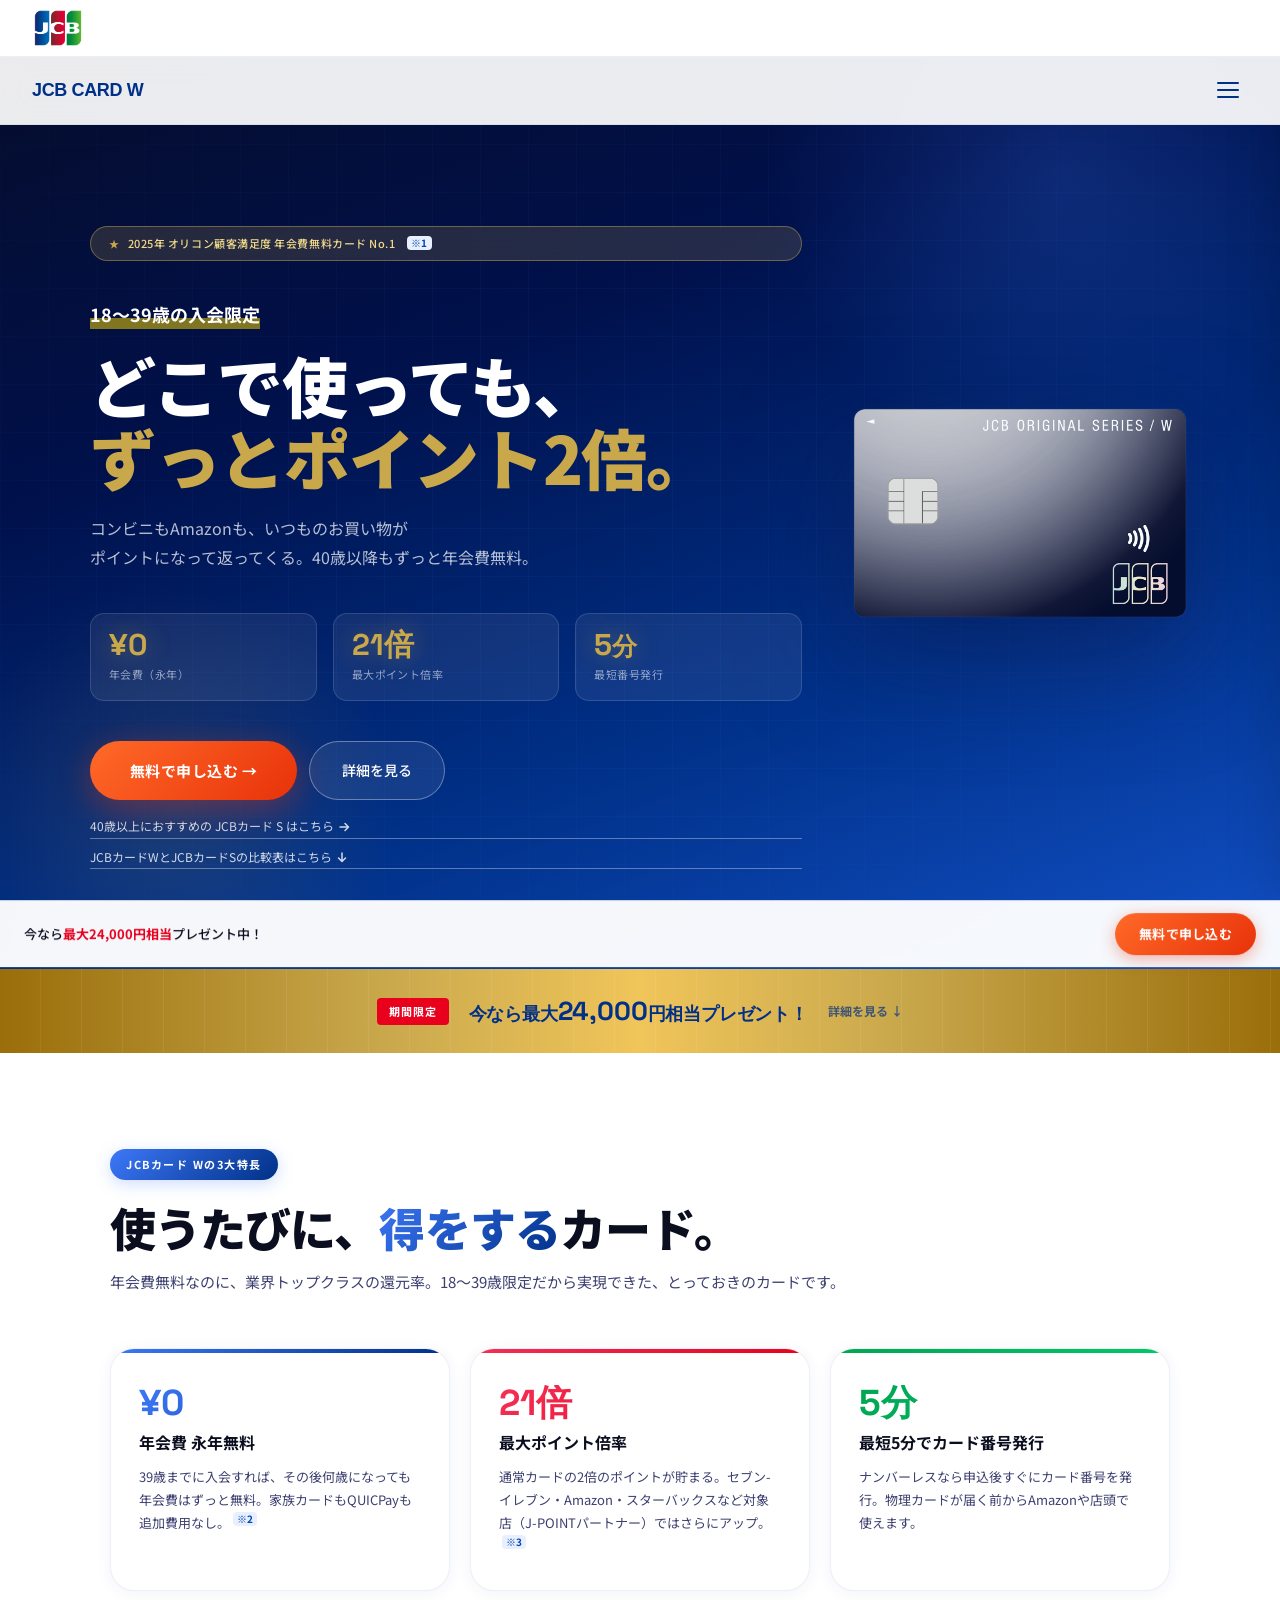
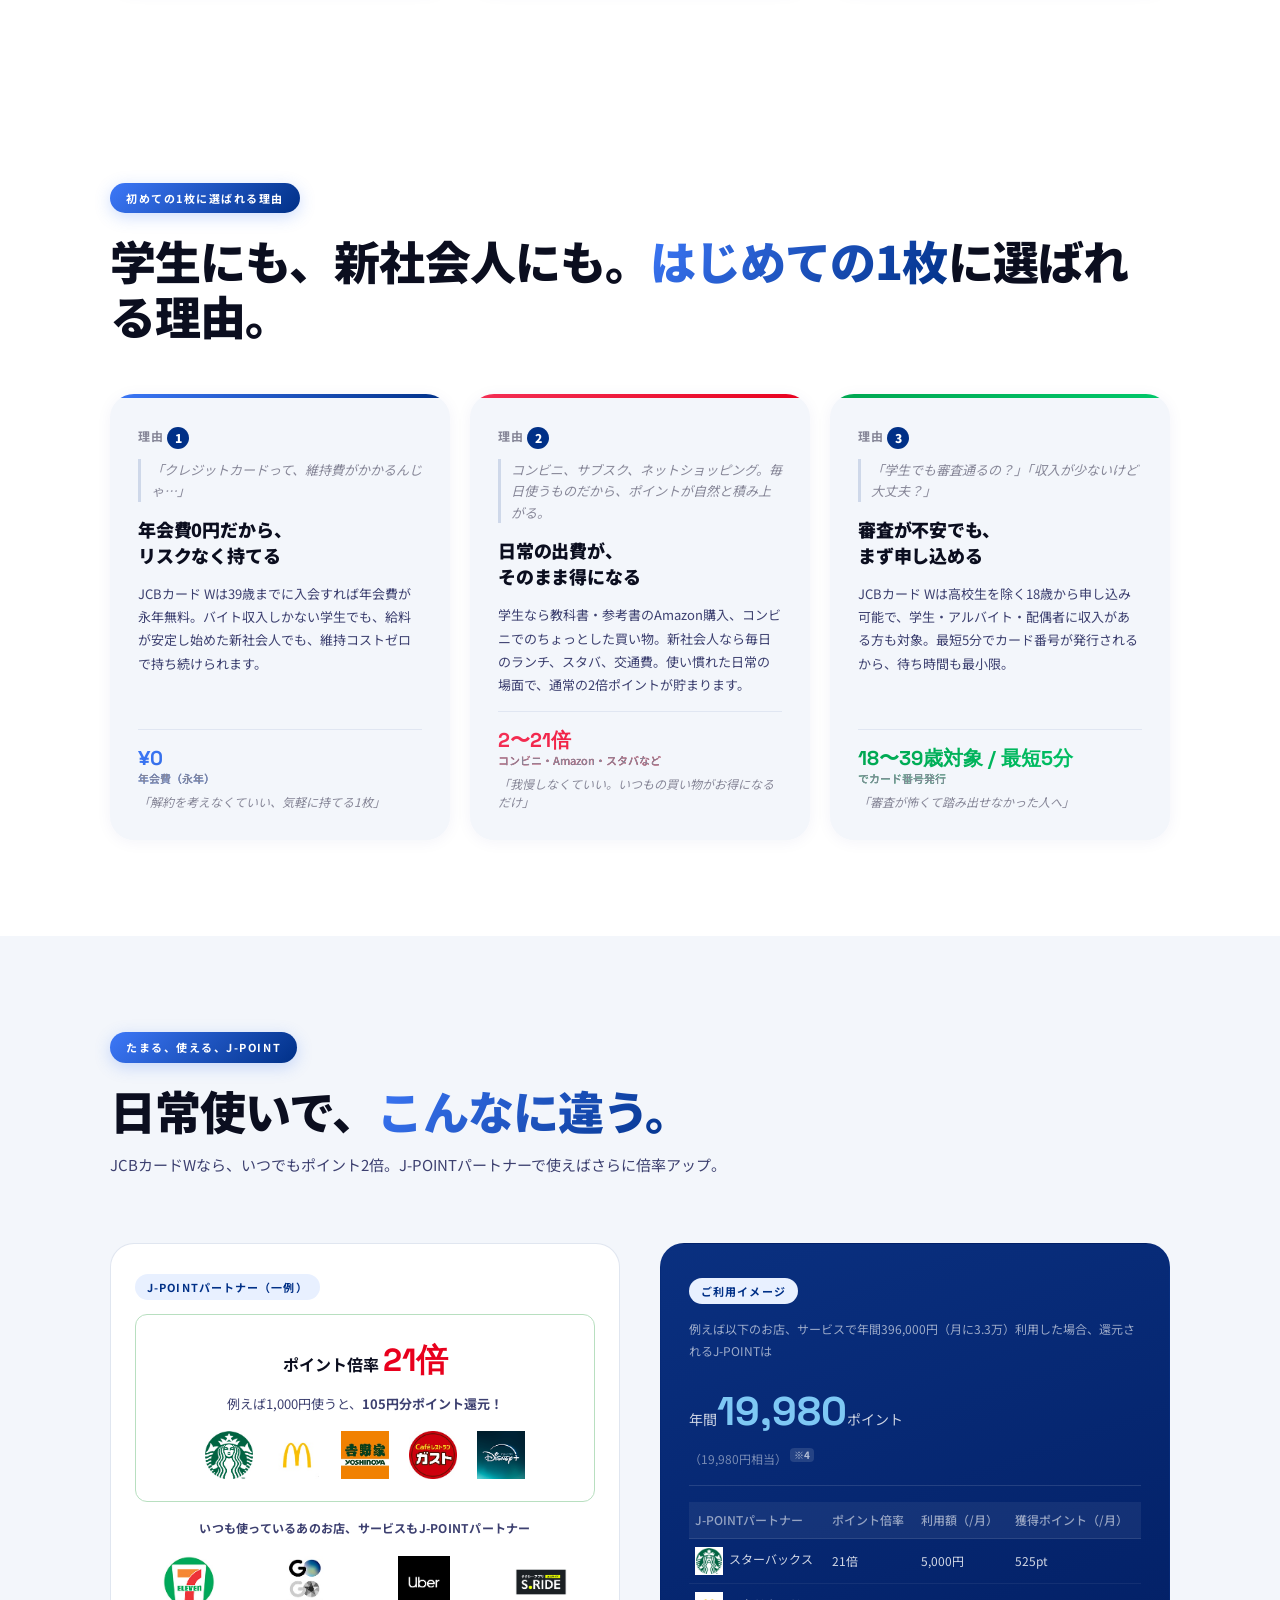
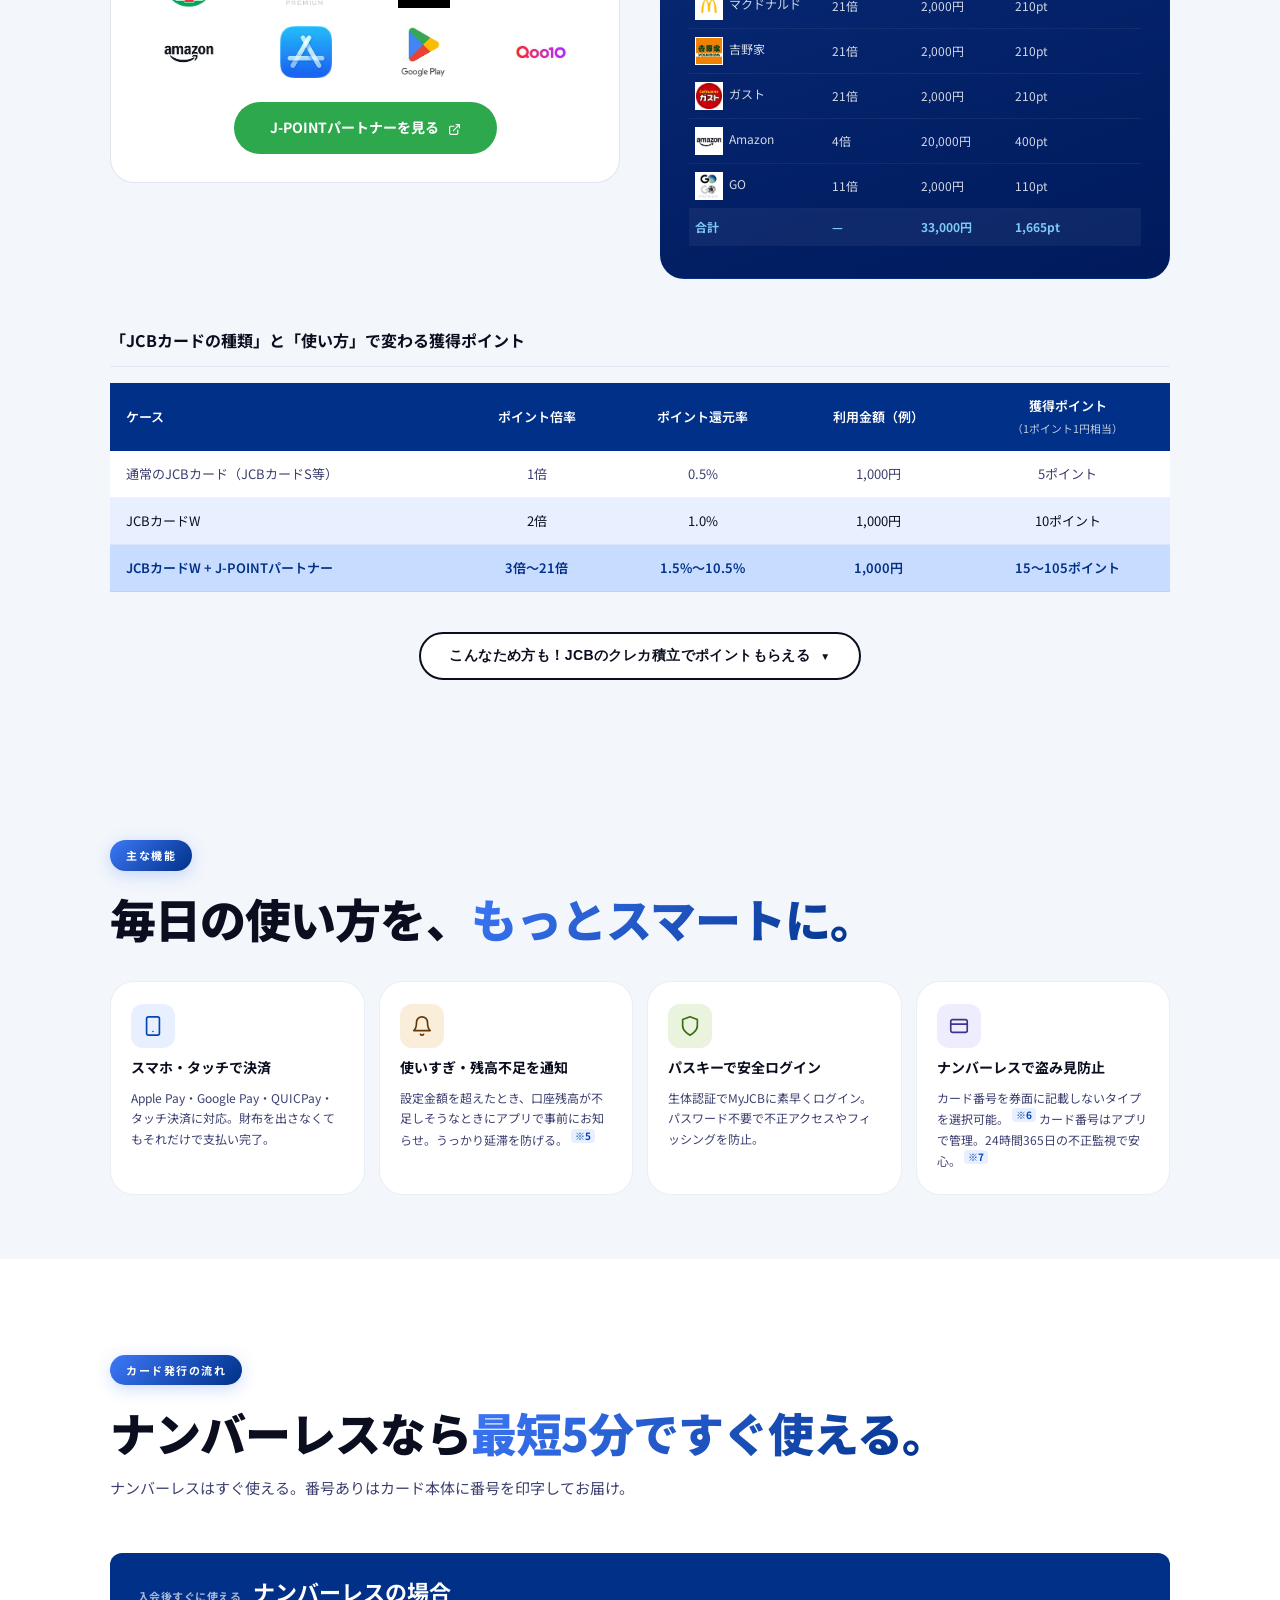
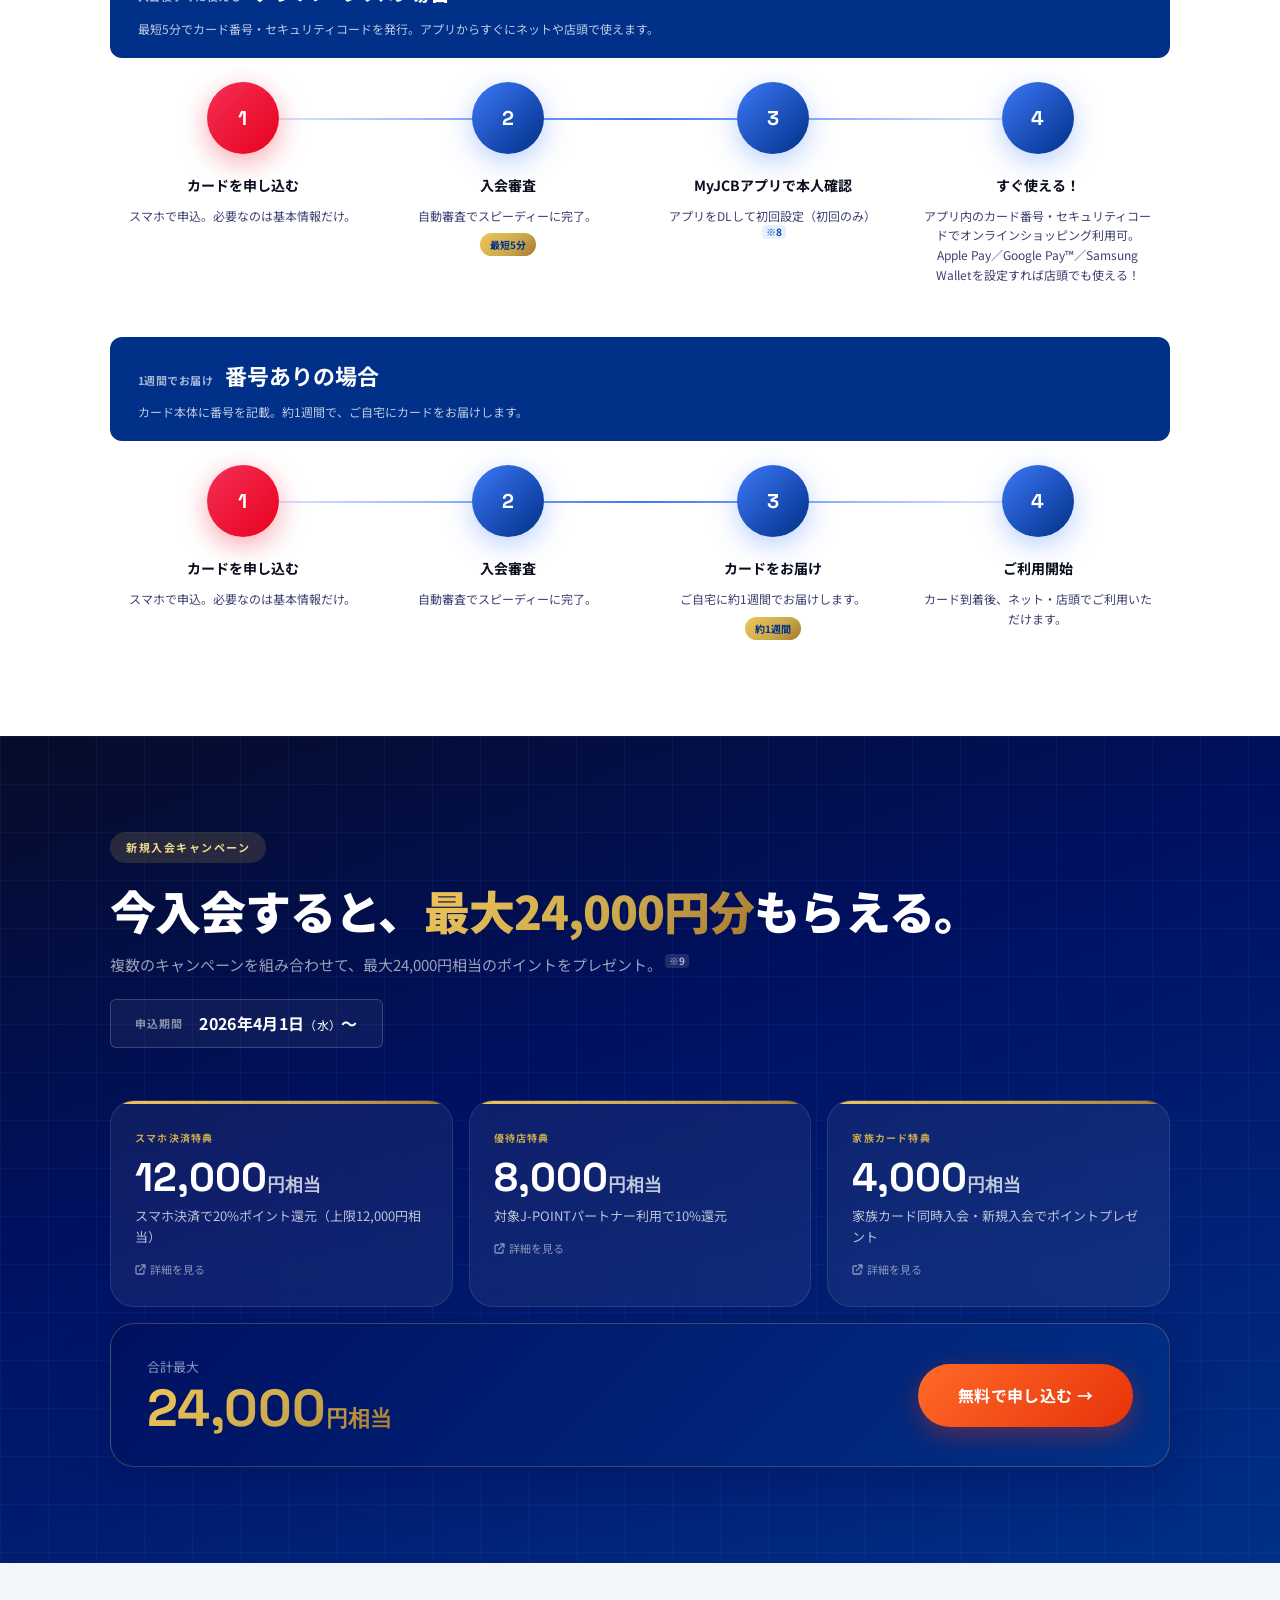
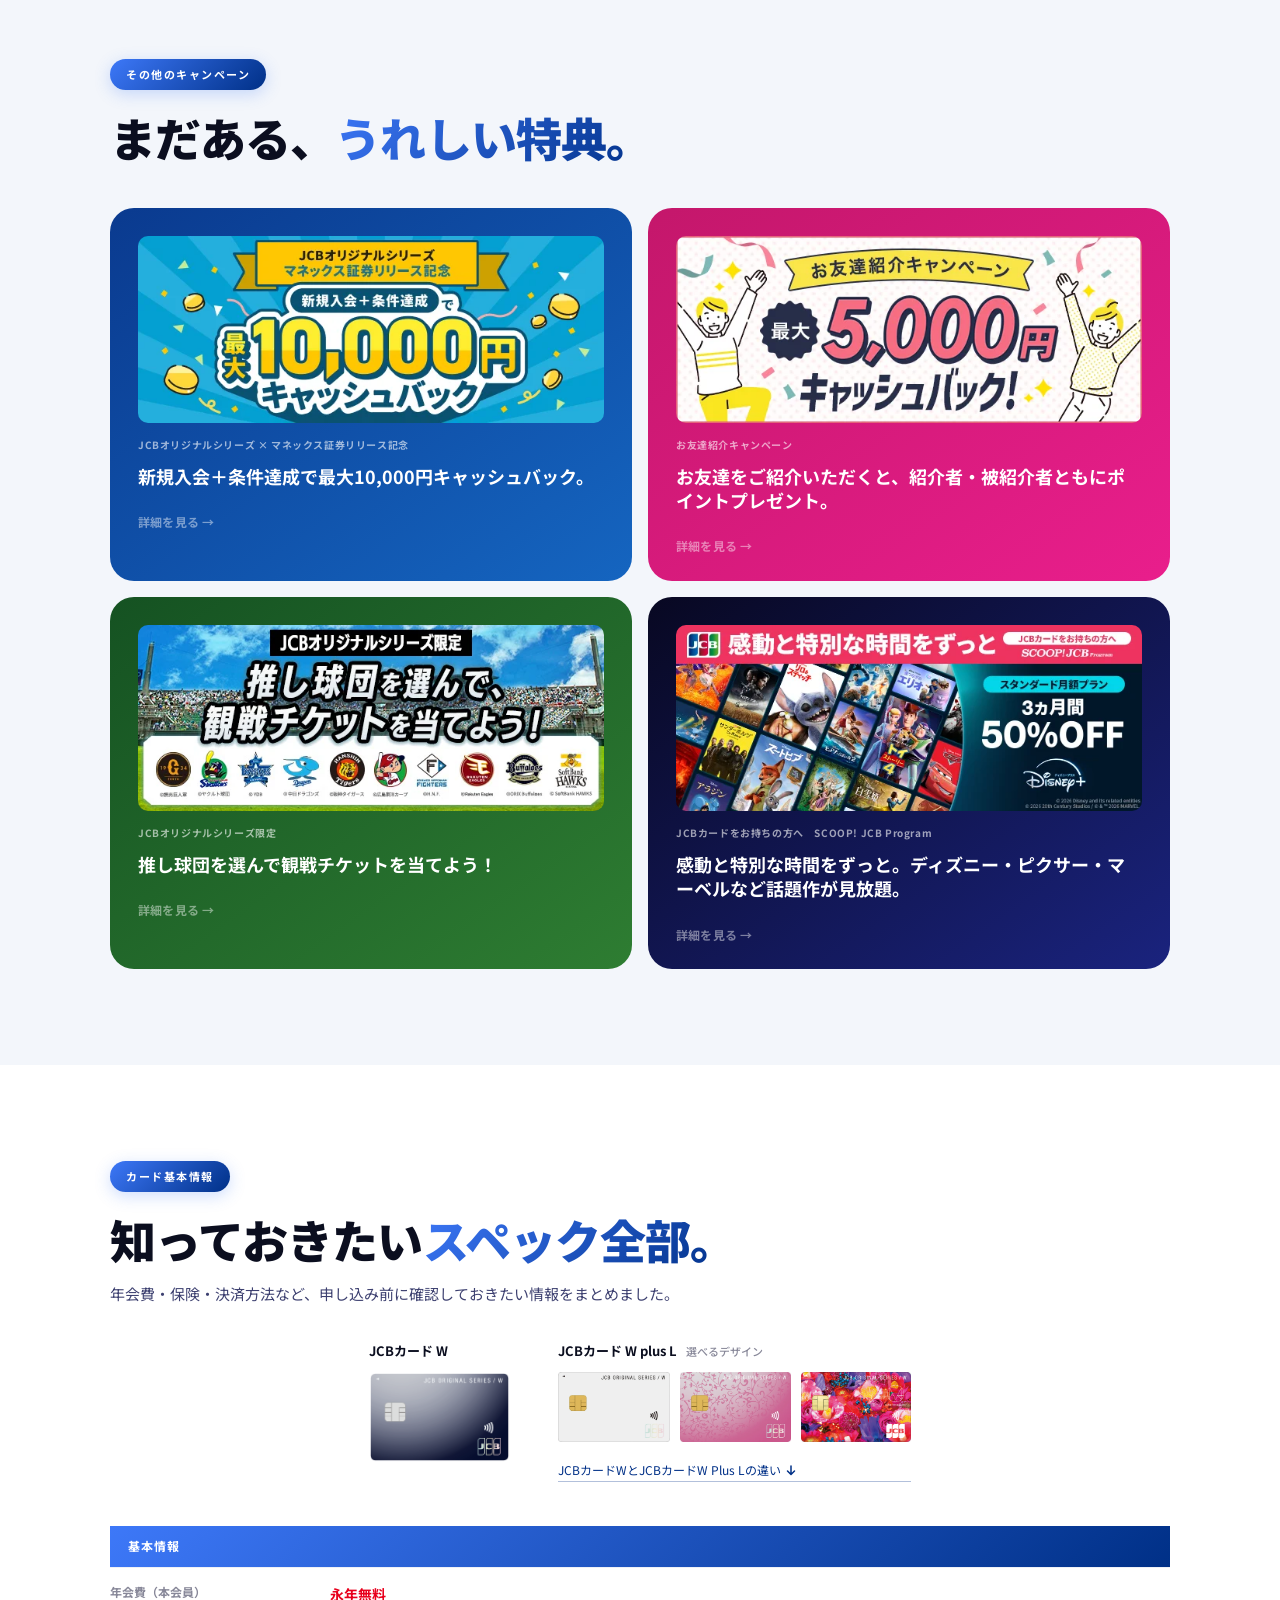
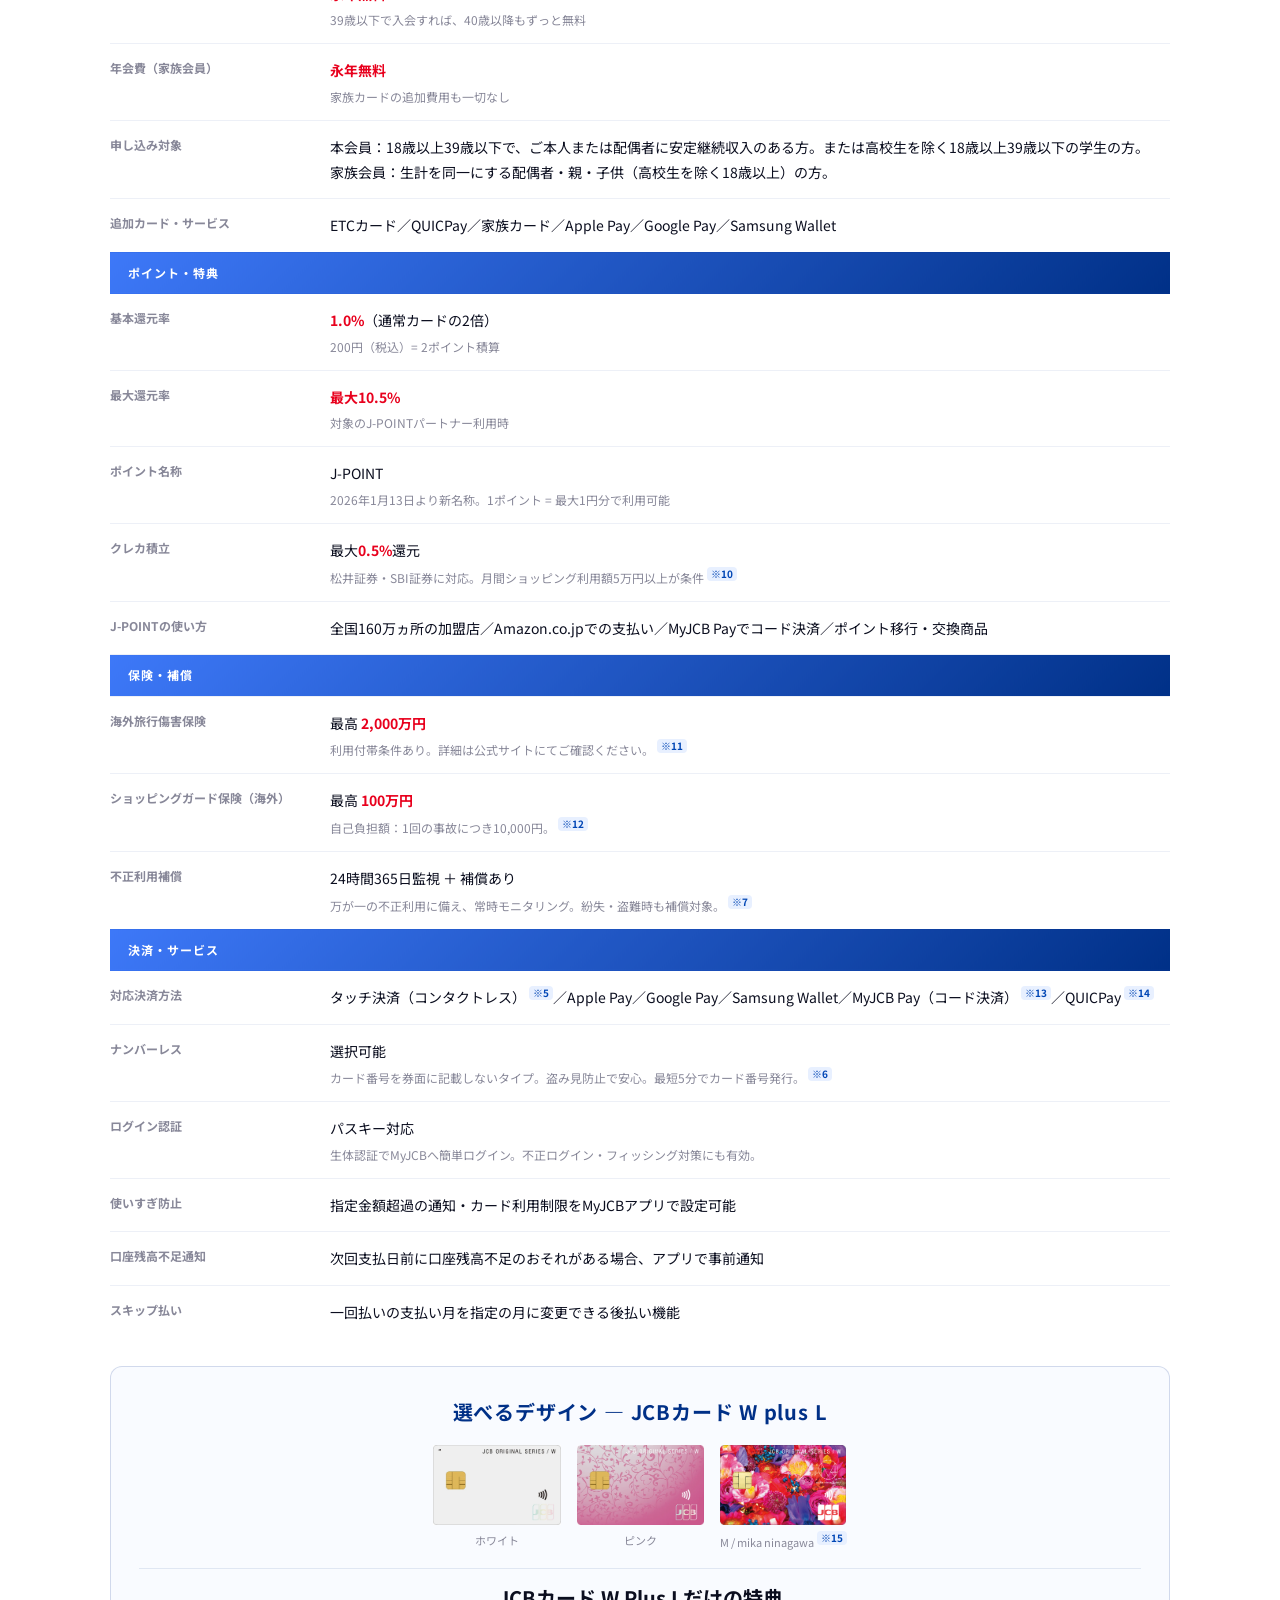
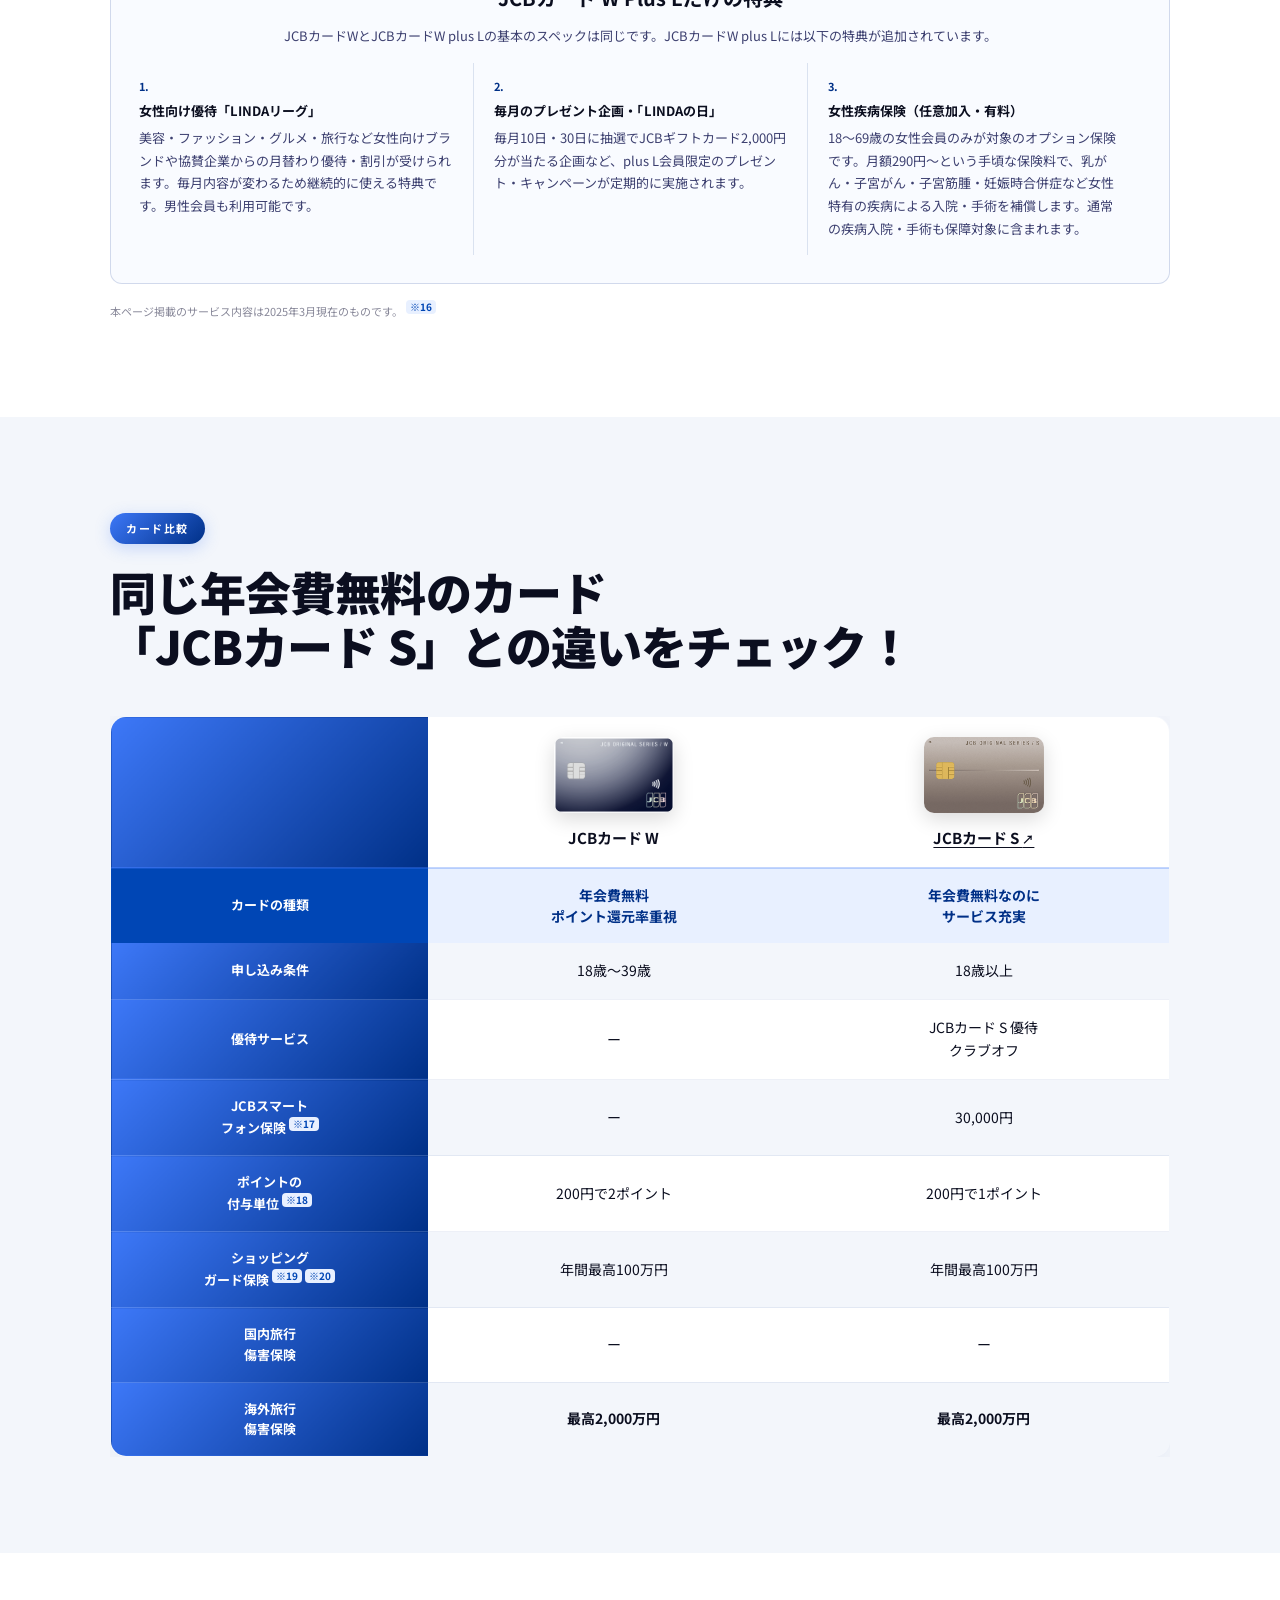
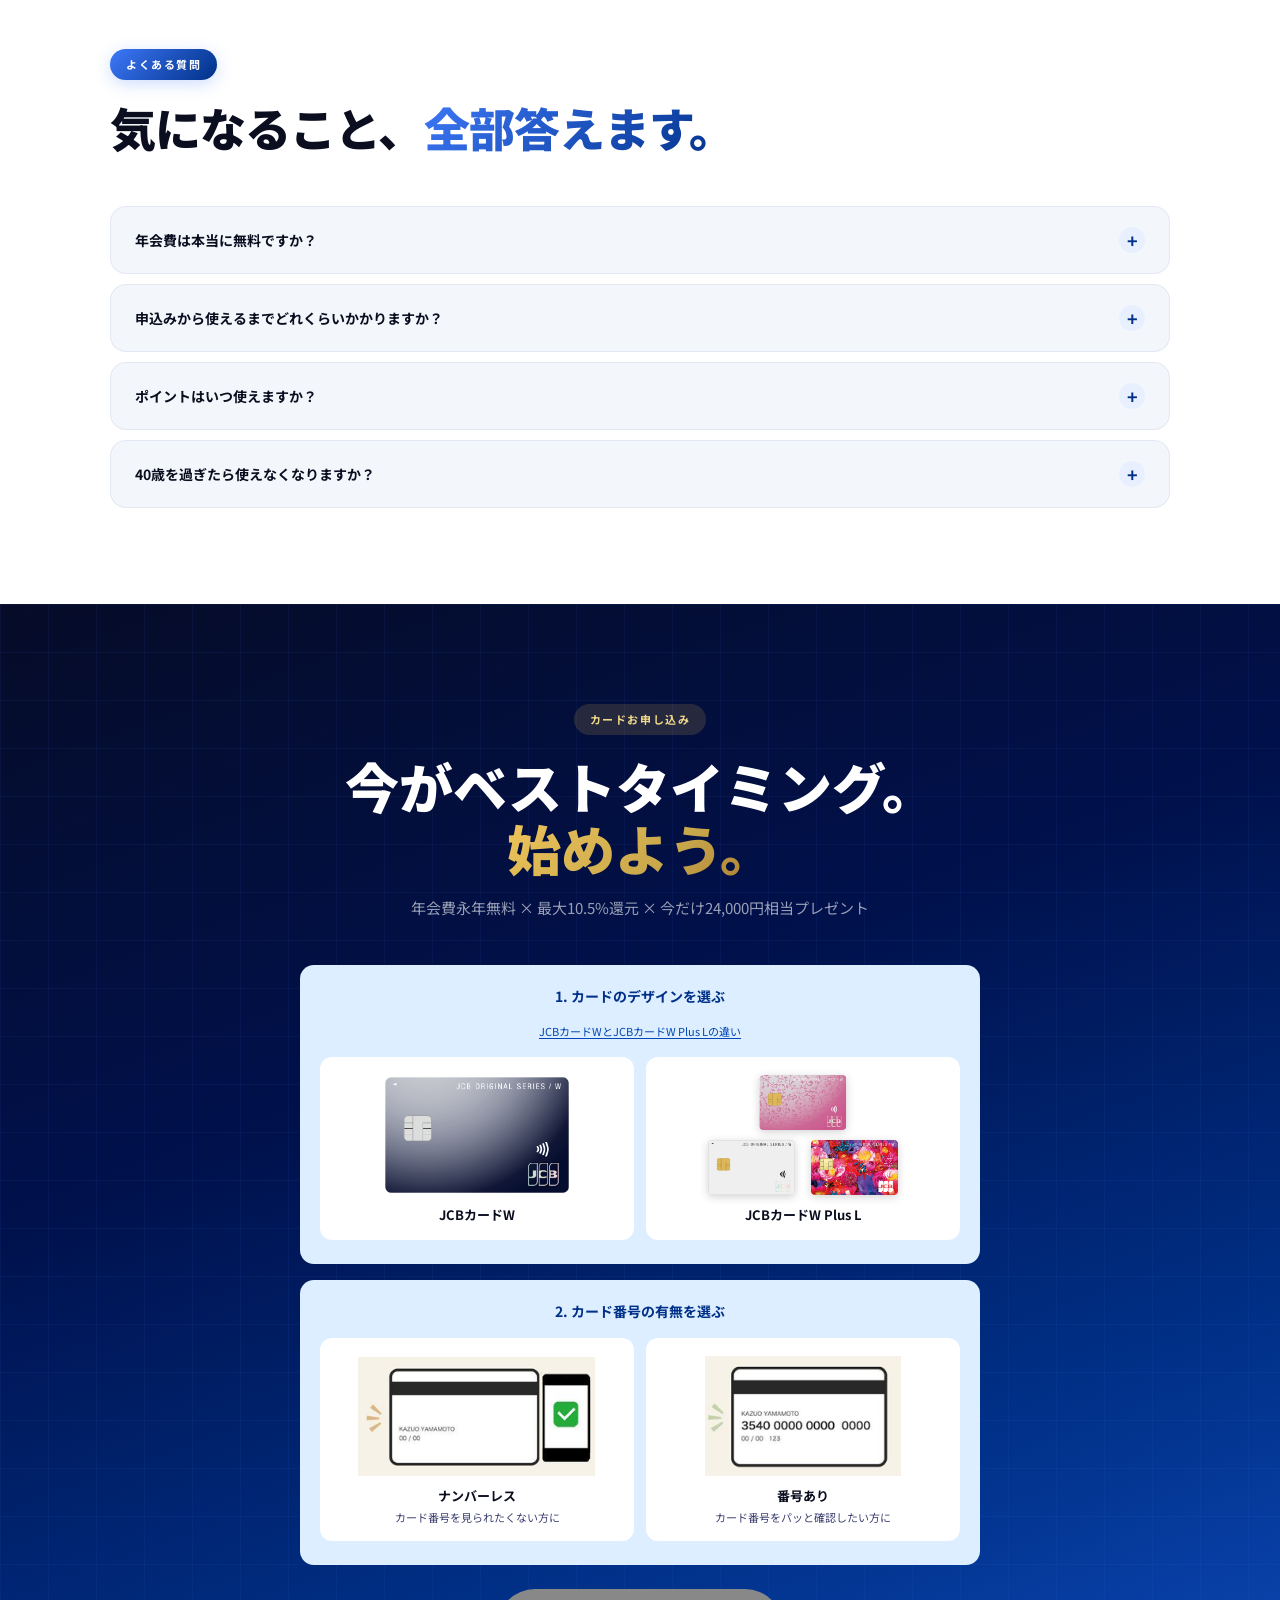
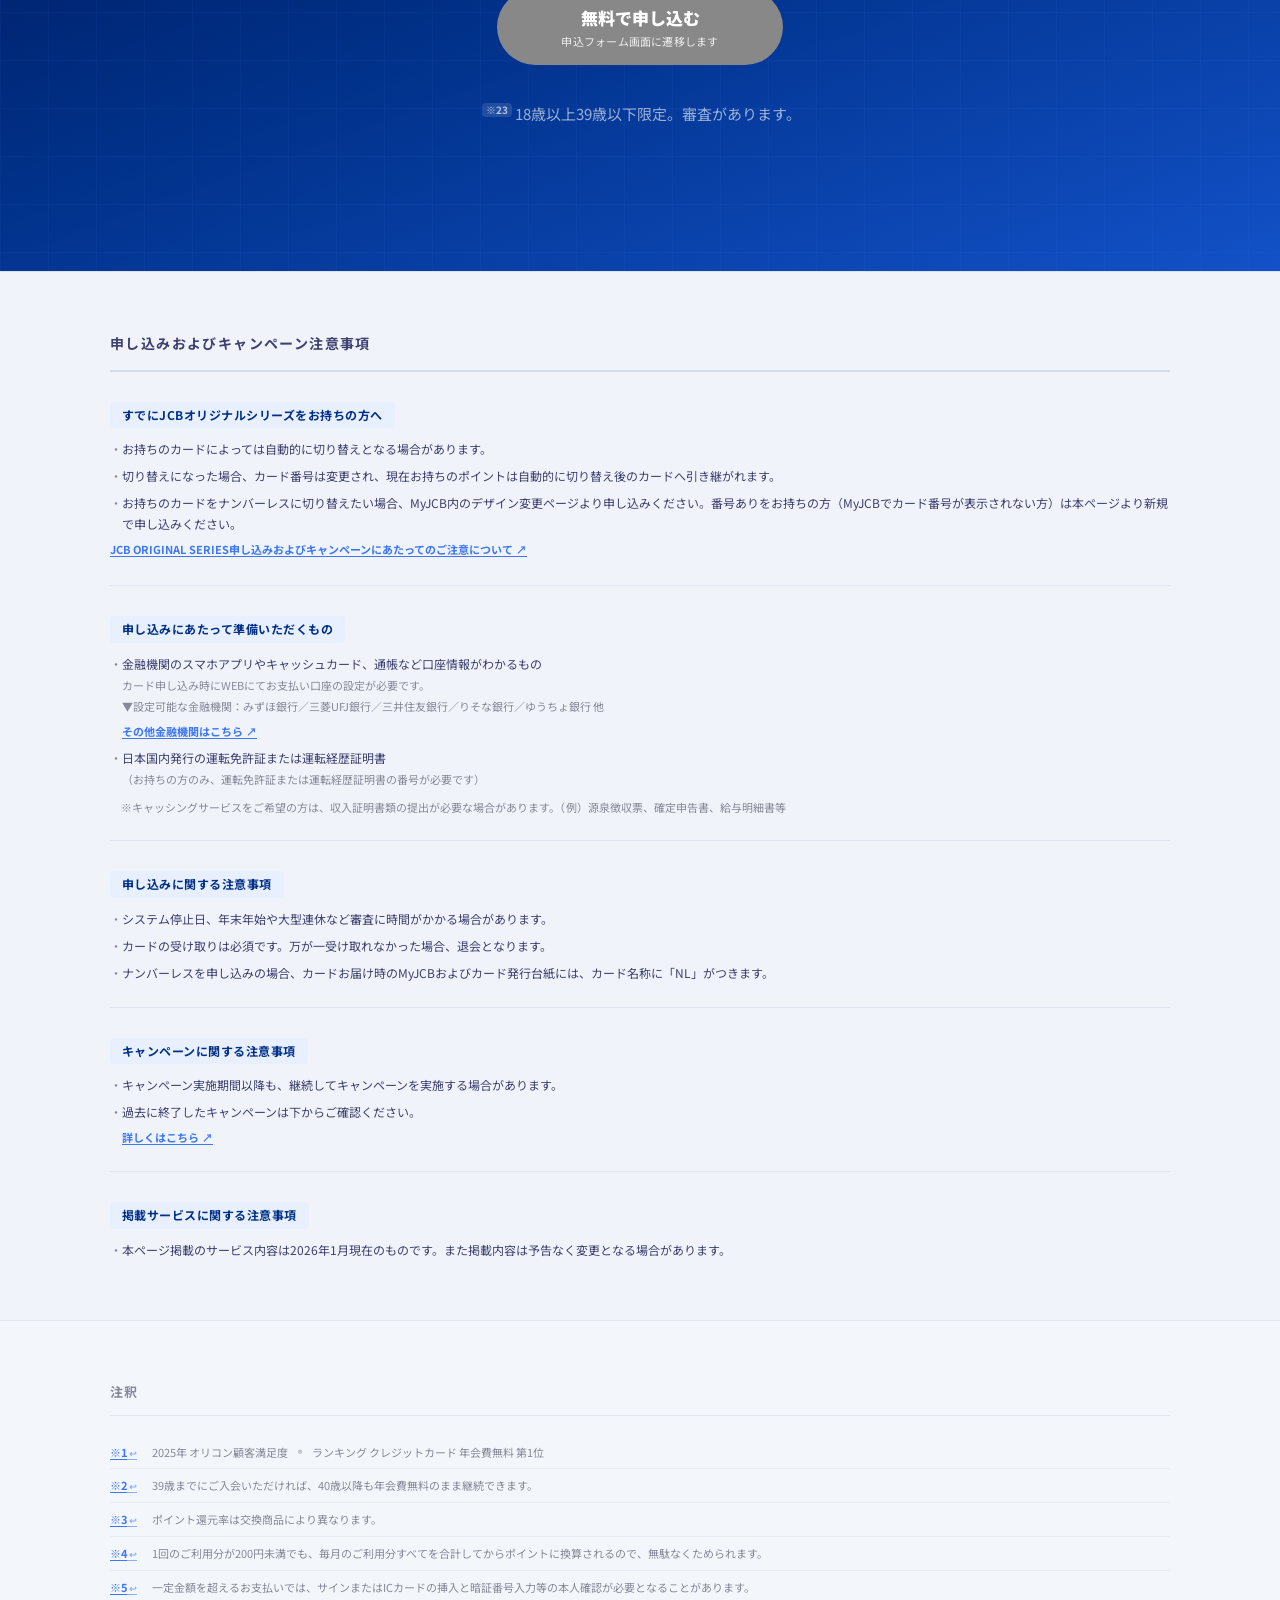
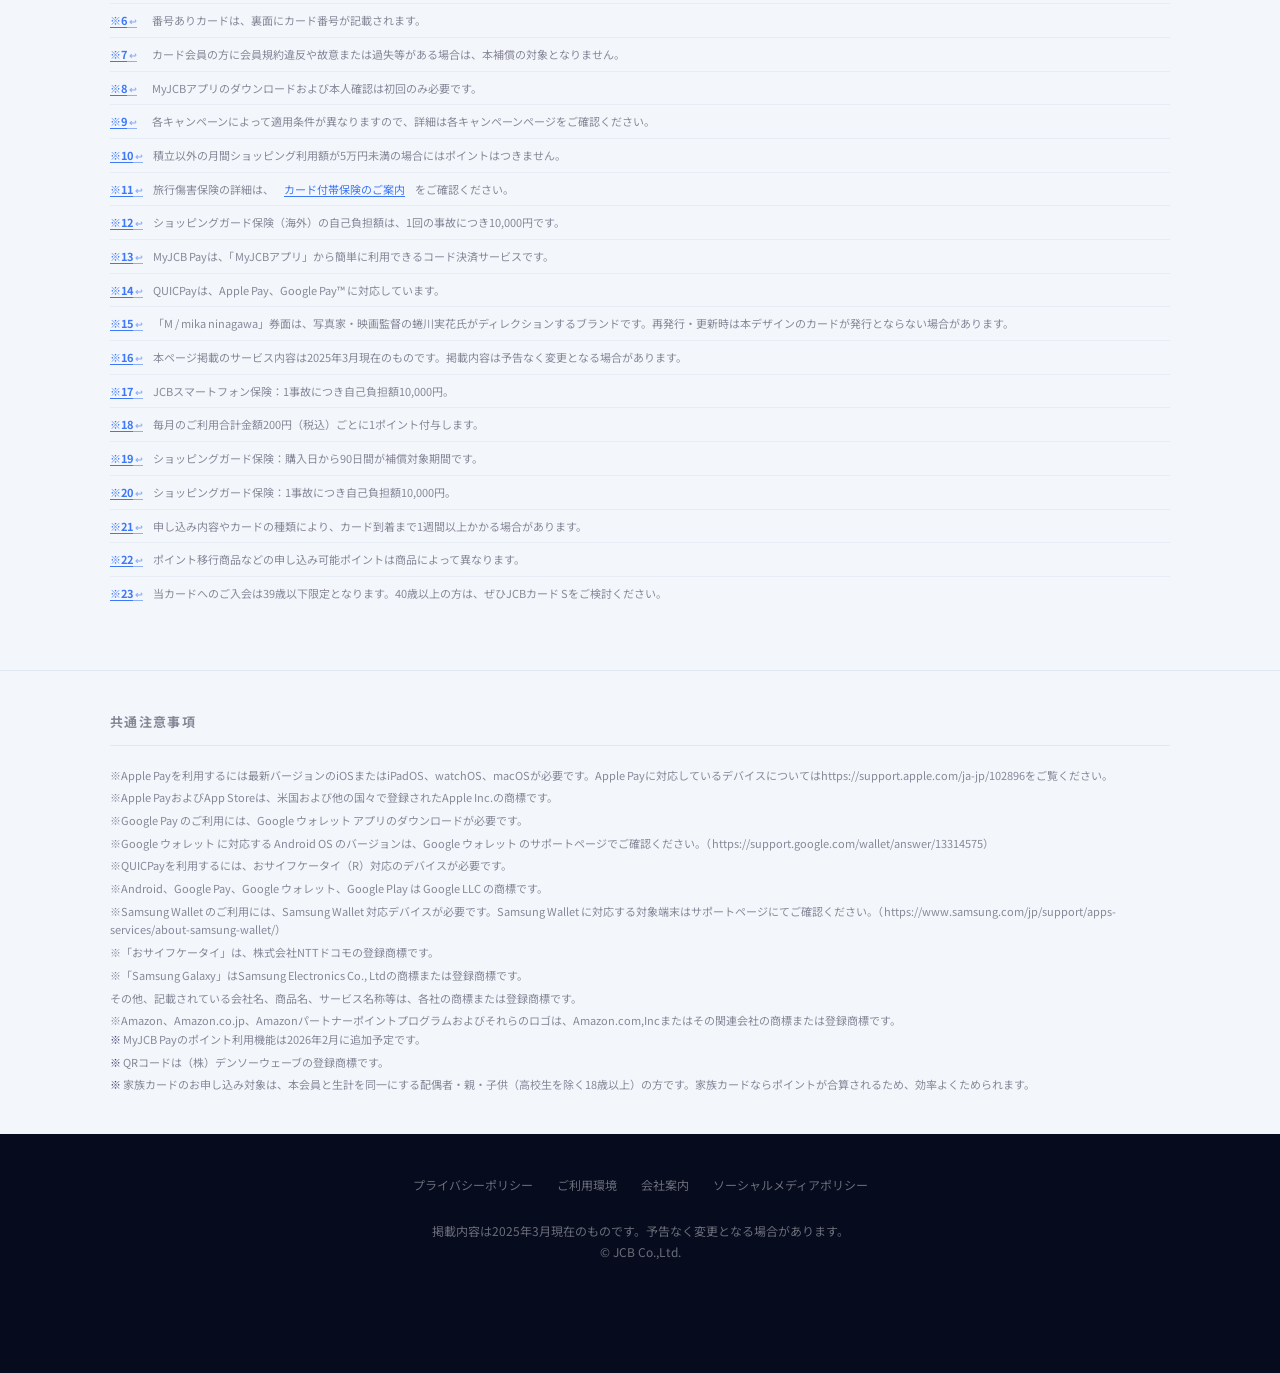
<file: card_w/index.html>
<!DOCTYPE html>
<html lang="ja">
<head>
<meta charset="UTF-8">
<meta name="viewport" content="width=device-width, initial-scale=1.0">
<title>JCBカード W｜年会費永年無料・還元率最大10.5%</title>
<link rel="preconnect" href="https://fonts.googleapis.com">
<link href="https://fonts.googleapis.com/css2?family=Noto+Sans+JP:wght@300;400;500;700;900&family=Space+Grotesk:wght@400;600;700&display=swap" rel="stylesheet">
  <link rel="stylesheet" href="css/style.css">
</head>
<body>

<!-- TOP BAR -->
<div class="top-bar" id="top-bar">
  <img src="images/JCB_logo.svg.png" alt="JCB" class="top-bar-logo">
</div>

<!-- NAV -->
<nav id="main-nav">
  <div class="nav-logo"><a href="#">JCB CARD W</a></div>
  <div class="nav-right">
<button class="hamburger" id="hamburger" aria-label="メニュー">
      <span></span><span></span><span></span>
    </button>
  </div>
</nav>
<div class="nav-overlay" id="nav-overlay"></div>
<div class="nav-drawer" id="nav-drawer">
  <div class="nav-drawer-label">MENU</div>
  <a href="#features">JCBカード Wの3大特長</a>
  <a href="#reasons">初めての1枚に選ばれる理由</a>
  <a href="#simulation">たまる、使える、J-POINT</a>
  <a href="#flow">カード発行の流れ</a>
  <a href="#campaign">新規入会キャンペーン</a>
  <a href="#other-campaign">その他のキャンペーン</a>
  <a href="#spec">カード基本情報</a>
  <a href="#comparison">カード比較</a>
  <a href="#faq">よくある質問</a>
  <a href="#apply" class="nav-drawer-apply">カードお申し込み</a>
</div>

<!-- HERO -->
<section class="hero">
  <div class="hero-bg-circles"></div>
  <div class="hero-grid">
    <div class="hero-left">
      <div class="hero-badge">2025年 オリコン顧客満足度 年会費無料カード No.1<a href="#fn1" class="fn-link">※1</a></div>
      <div class="hero-age">
        <div class="hero-age-title"><span class="hero-age-highlight">18〜39歳の入会限定</span></div>
      </div>
      <h1 class="hero-h1">
        どこで使っても、<br>
        <em>ずっとポイント2倍。</em>
      </h1>
      <p class="hero-sub">
        コンビニもAmazonも、いつものお買い物が<br>
        ポイントになって返ってくる。40歳以降もずっと年会費無料。
      </p>
    <div class="hero-card-wrap">
      <div class="card-img-wrap">
        <img src="images/card_w.png" alt="JCBカード W 券面" class="card-img-real">
      </div>
    </div>
      <div class="hero-stats">
        <a href="#feature-annual-fee" class="hero-stat">
          <div class="hero-stat-num">¥0</div>
          <div class="hero-stat-label">年会費（永年）</div>
        </a>
        <a href="#feature-rate" class="hero-stat">
          <div class="hero-stat-num">21倍</div>
          <div class="hero-stat-label">最大ポイント倍率</div>
        </a>
        <a href="#feature-instant" class="hero-stat">
          <div class="hero-stat-num">5<small>分</small></div>
          <div class="hero-stat-label">最短番号発行</div>
        </a>
      </div>
      <div class="hero-btns">
        <a href="#apply" class="btn-primary">無料で申し込む →</a>
        <a href="#features" class="btn-secondary">詳細を見る</a>
      </div>
      <div class="hero-age-footer">
        <a href="https://www.jcb.co.jp/promotion/ordercard/os_card_s/" class="hero-age-link hero-age-link--anchor" target="_blank" rel="noopener">40歳以上におすすめの JCBカード S はこちら<svg width="12" height="12" viewBox="0 0 12 12" fill="none" xmlns="http://www.w3.org/2000/svg" style="margin-left:4px;vertical-align:middle;"><path d="M2 6h8M7 2.5L10.5 6 7 9.5" stroke="currentColor" stroke-width="1.5" stroke-linecap="round" stroke-linejoin="round"/></svg></a>
        <a href="#comparison" class="hero-age-link hero-age-link--anchor">JCBカードWとJCBカードSの比較表はこちら<svg width="12" height="12" viewBox="0 0 12 12" fill="none" xmlns="http://www.w3.org/2000/svg" style="margin-left:4px;vertical-align:middle;"><path d="M6 2v8M2.5 7l3.5 3.5L9.5 7" stroke="currentColor" stroke-width="1.5" stroke-linecap="round" stroke-linejoin="round"/></svg></a>
      </div>
    </div>
  </div>
</section>

<!-- CAMPAIGN BANNER -->
<a href="#campaign" class="campaign-banner">
  <div class="campaign-inner">
    <span class="campaign-label">期間限定</span>
    <div class="campaign-text">今なら最大<span>24,000</span>円相当プレゼント！</div>
    <div class="campaign-sub">詳細を見る ↓</div>
  </div>
</a>

<!-- FEATURES -->
<section class="features-bg" id="features">
  <div class="section-inner">
    <div class="reveal">
      <span class="section-label-tag">JCBカード Wの3大特長</span>
      <h2 class="section-h2">使うたびに、<em>得をする</em>カード。</h2>
      <p class="section-desc">年会費無料なのに、業界トップクラスの還元率。18〜39歳限定だから実現できた、とっておきのカードです。</p>
    </div>
    <div class="features-grid reveal">
      <div class="feature-card" id="feature-annual-fee">
        <div class="feature-num">¥0</div>
        <div class="feature-title">年会費 永年無料</div>
        <div class="feature-body">39歳までに入会すれば、その後何歳になっても年会費はずっと無料。家族カードもQUICPayも追加費用なし。<a href="#fn2" class="fn-link">※2</a></div>
      </div>
      <div class="feature-card" id="feature-rate">
        <div class="feature-num">21倍</div>
        <div class="feature-title">最大ポイント倍率</div>
        <div class="feature-body">通常カードの2倍のポイントが貯まる。セブン-イレブン・Amazon・スターバックスなど対象店（J-POINTパートナー）ではさらにアップ。<a href="#fn3" class="fn-link">※3</a></div>
      </div>
      <div class="feature-card" id="feature-instant">
        <div class="feature-num">5分</div>
        <div class="feature-title">最短5分でカード番号発行</div>
        <div class="feature-body">ナンバーレスなら申込後すぐにカード番号を発行。物理カードが届く前からAmazonや店頭で使えます。</div>
      </div>
    </div>
  </div>
</section>

<!-- REASONS -->
<section class="reasons-section" id="reasons">
  <div class="section-inner">
    <div class="reveal">
      <span class="section-label-tag">初めての1枚に選ばれる理由</span>
      <h2 class="section-h2">学生にも、新社会人にも。<em>はじめての1枚</em>に選ばれる理由。</h2>
    </div>
    <div class="reasons-grid reveal">

      <div class="reason-card reason-card--blue">
        <div class="reason-num-badge">理由<span class="num-badge">1</span></div>
        <p class="reason-concern">「クレジットカードって、維持費がかかるんじゃ…」</p>
        <div class="reason-title">年会費0円だから、<br>リスクなく持てる</div>
        <p class="reason-body">JCBカード Wは39歳までに入会すれば年会費が永年無料。バイト収入しかない学生でも、給料が安定し始めた新社会人でも、維持コストゼロで持ち続けられます。</p>
        <div class="reason-footer">
          <div class="reason-stat">¥0 <span>年会費（永年）</span></div>
          <div class="reason-emotion">「解約を考えなくていい、気軽に持てる1枚」</div>
        </div>
      </div>

      <div class="reason-card reason-card--red">
        <div class="reason-num-badge">理由<span class="num-badge">2</span></div>
        <p class="reason-concern">コンビニ、サブスク、ネットショッピング。毎日使うものだから、ポイントが自然と積み上がる。</p>
        <div class="reason-title">日常の出費が、<br>そのまま得になる</div>
        <p class="reason-body">学生なら教科書・参考書のAmazon購入、コンビニでのちょっとした買い物。新社会人なら毎日のランチ、スタバ、交通費。使い慣れた日常の場面で、通常の2倍ポイントが貯まります。</p>
        <div class="reason-footer">
          <div class="reason-stat">2〜21倍 <span>コンビニ・Amazon・スタバなど</span></div>
          <div class="reason-emotion">「我慢しなくていい。いつもの買い物がお得になるだけ」</div>
        </div>
      </div>

      <div class="reason-card reason-card--green">
        <div class="reason-num-badge">理由<span class="num-badge">3</span></div>
        <p class="reason-concern">「学生でも審査通るの？」「収入が少ないけど大丈夫？」</p>
        <div class="reason-title">審査が不安でも、<br>まず申し込める</div>
        <p class="reason-body">JCBカード Wは高校生を除く18歳から申し込み可能で、学生・アルバイト・配偶者に収入がある方も対象。最短5分でカード番号が発行されるから、待ち時間も最小限。</p>
        <div class="reason-footer">
          <div class="reason-stat">18〜39歳対象 / 最短5分 <span>でカード番号発行</span></div>
          <div class="reason-emotion">「審査が怖くて踏み出せなかった人へ」</div>
        </div>
      </div>

    </div>
  </div>
</section>

<!-- POINT SCENE -->
<section class="point-scene" id="simulation">
  <div class="section-inner">
    <div class="reveal">
      <span class="section-label-tag">たまる、使える、J-POINT</span>
      <h2 class="section-h2">日常使いで、<em>こんなに違う。</em></h2>
    <p class="section-partner-desc">JCBカードWなら、いつでもポイント2倍。J-POINTパートナーで使えばさらに倍率アップ。</p>
    </div>

    <!-- J-POINT PARTNER DETAIL -->
    <div class="jpoint-detail-wrap reveal">
      <div class="jpoint-detail-grid">

        <!-- Left: パートナーボックス -->
        <div class="jpoint-partner-box">
          <div class="jpoint-box-inner-label">J-POINTパートナー（一例）</div>

          <!-- 20倍ゾーン -->
          <div class="jpoint-20x-zone">
            <div class="jpoint-box-multiplier">ポイント倍率<span>21倍</span></div>
            <div class="jpoint-box-sub">例えば1,000円使うと、<strong>105円分ポイント還元！</strong></div>
            <div class="jpoint-logo-row jpoint-logo-top5">
              <img src="images/logo_starbucks.jpeg" alt="スターバックス">
              <img src="images/logo_macdonald.jpeg" alt="マクドナルド">
              <img src="images/logo_yoshinoya.jpeg" alt="吉野家">
              <img src="images/logo_gusto.jpeg" alt="ガスト">
              <img src="images/logo_disney_plus.gif" alt="Disney+">
            </div>
          </div>

          <!-- その他パートナー -->
          <p class="jpoint-others-heading">いつも使っているあのお店、サービスもJ-POINTパートナー</p>
          <div class="jpoint-logo-row jpoint-logo-others">
            <img src="images/logo_7eleven.jpeg" alt="セブンイレブン">
            <img src="images/logo_go.jpeg" alt="GO">
            <img src="images/logo_uber.jpeg" alt="Uber">
            <img src="images/logo_sride.jpeg" alt="S.RIDE">
            <img src="images/logo_amazon.jpeg" alt="Amazon">
            <img src="images/logo_appstores.jpeg" alt="App Store">
            <img src="images/logo_googleplay.jpeg" alt="Google Play">
            <img src="images/logo_qoo10.jpeg" alt="Qoo10">
          </div>

          <!-- CTA -->
          <div class="jpoint-box-cta">
            <a href="https://j-pointpartner.jcb.co.jp/" class="jpoint-cta-btn jpoint-cta-green" target="_blank" rel="noopener">
              J-POINTパートナーを見る
              <svg width="13" height="13" viewBox="0 0 24 24" fill="none" stroke="currentColor" stroke-width="2.2" stroke-linecap="round" stroke-linejoin="round" style="margin-left:6px;vertical-align:middle;"><path d="M18 13v6a2 2 0 0 1-2 2H5a2 2 0 0 1-2-2V8a2 2 0 0 1 2-2h6"/><polyline points="15 3 21 3 21 9"/><line x1="10" y1="14" x2="21" y2="3"/></svg>
            </a>
          </div>
        </div>

        <!-- Right: シミュレーション表 -->
        <div class="jpoint-sim-box">
          <div class="jpoint-box-inner-label">ご利用イメージ</div>
          <div class="jpoint-sim-header">例えば以下のお店、サービスで年間396,000円（月に3.3万）利用した場合、還元されるJ-POINTは</div>
          <div class="jpoint-sim-total-wrap">
            年間<span class="jpoint-sim-big">19,980</span>ポイント
            <div class="jpoint-sim-yen">（19,980円相当）<a href="#fn4" class="fn-link fn-link-dark">※4</a></div>
          </div>
          <table class="jpoint-sim-tbl">
            <thead>
              <tr>
                <th>J-POINTパートナー
                </th>
                <th>ポイント倍率</th>
                <th>利用額（/月）</th>
                <th>獲得ポイント（/月）</th>
              </tr>
            </thead>
            <tbody>
              <tr>
                <td><img src="images/logo_starbucks.jpeg" alt="" class="tbl-logo">スターバックス</td>
                <td>21倍</td><td>5,000円</td><td>525pt</td>
              </tr>
              <tr>
                <td><img src="images/logo_macdonald.jpeg" alt="" class="tbl-logo">マクドナルド</td>
                <td>21倍</td><td>2,000円</td><td>210pt</td>
              </tr>
              <tr>
                <td><img src="images/logo_yoshinoya.jpeg" alt="" class="tbl-logo">吉野家</td>
                <td>21倍</td><td>2,000円</td><td>210pt</td>
              </tr>
              <tr>
                <td><img src="images/logo_gusto.jpeg" alt="" class="tbl-logo">ガスト</td>
                <td>21倍</td><td>2,000円</td><td>210pt</td>
              </tr>
              <tr>
                <td><img src="images/logo_amazon.jpeg" alt="" class="tbl-logo">Amazon</td>
                <td>4倍</td><td>20,000円</td><td>400pt</td>
              </tr>
              <tr>
                <td><img src="images/logo_go.jpeg" alt="" class="tbl-logo">GO</td>
                <td>11倍</td><td>2,000円</td><td>110pt</td>
              </tr>
              <tr class="jpoint-tbl-total">
                <td>合計</td><td>—</td><td>33,000円</td><td>1,665pt</td>
              </tr>
            </tbody>
          </table>
        </div>
      </div>

      <!-- 比較表 -->
      <div class="jpoint-comparison reveal">
        <h3 class="jpoint-comp-title">「JCBカードの種類」と「使い方」で変わる獲得ポイント</h3>
        <table class="jpoint-comp-tbl">
          <thead>
            <tr>
              <th>ケース</th>
              <th>ポイント倍率</th>
              <th>ポイント還元率</th>
              <th>利用金額（例）</th>
              <th>獲得ポイント<br><small style="font-weight:400; opacity:0.75;">（1ポイント1円相当）</small></th>
            </tr>
          </thead>
          <tbody>
            <tr>
              <td>通常のJCBカード（JCBカードS等）</td>
              <td>1倍</td><td>0.5%</td><td>1,000円</td><td>5ポイント</td>
            </tr>
            <tr class="jpoint-comp-w">
              <td>JCBカードW</td>
              <td>2倍</td><td>1.0%</td><td>1,000円</td><td>10ポイント</td>
            </tr>
            <tr class="jpoint-comp-partner">
              <td>JCBカードW + J-POINTパートナー</td>
              <td>3倍〜21倍</td><td>1.5%〜10.5%</td><td>1,000円</td><td>15〜105ポイント</td>
            </tr>
          </tbody>
        </table>
      </div>

      <div class="tsumitate-trigger-wrap reveal">
        <button class="tsumitate-trigger" id="tsumitate-btn" onclick="toggleTsumitate()">
          <span class="tsumitate-trigger-text">こんなため方も！JCBのクレカ積立でポイントもらえる</span>
          <span class="tsumitate-trigger-arrow">▼</span>
        </button>
      </div>
    </div>
  </div>
</section>

<!-- TSUMITATE -->
<section class="tsumitate-section" id="tsumitate">
  <div class="tsumitate-collapse" id="tsumitate-collapse">
    <div class="section-inner">
      <div class="tsumitate-connector reveal">
        <span class="tsumitate-badge">さらに</span>
      </div>
      <div class="reveal" style="text-align:center;">
        <p class="tsumitate-intro">積立投資でもポイントがたまります！</p>
        <h2 class="tsumitate-heading">「JCBのクレカ積立」</h2>
        <div class="tsumitate-rate">
          <span class="tsumitate-rate-highlight">ポイント</span>最大<span class="tsumitate-rate-num">0.5<span class="tsumitate-rate-pct">%</span></span>還元
        </div>
        <p class="tsumitate-sub">証券会社は下の3社から選べます。</p>
      </div>
      <div class="tsumitate-logos reveal">
        <div class="tsumitate-logo-item">
          <img src="images/matsui01_2412237.jpg" alt="松井証券" class="tsumitate-logo-img">
        </div>
        <div class="tsumitate-logo-sep"></div>
        <div class="tsumitate-logo-item">
          <img src="images/sbi2504536.jpg" alt="SBI証券" class="tsumitate-logo-img">
        </div>
        <div class="tsumitate-logo-sep"></div>
        <div class="tsumitate-logo-item">
          <img src="images/monex2602476.jpg" alt="マネックス証券" class="tsumitate-logo-img">
        </div>
      </div>
      <div class="tsumitate-condition reveal">
        <div class="tsumitate-cond-inner">
          <div class="tsumitate-cond-left">
            <p class="tsumitate-cond-text">積立以外の月間ショッピング<br>利用額が5万円以上</p>
          </div>
          <div class="tsumitate-cond-arrow">→</div>
          <div class="tsumitate-cond-right">
            <span class="tsumitate-cond-label">還元率</span>
            <div class="tsumitate-cond-rate">最大<strong>0.5</strong><span>%</span></div>
          </div>
        </div>
        <p class="tsumitate-footnote">※積立以外の月間ショッピング利用額が5万円未満の場合にはポイントはつきません。</p>
      </div>
    </div>
  </div>
</section>

<!-- FEATURES COMPACT -->
<section class="features-compact-section">
  <div class="section-inner">
    <div class="reveal">
      <span class="section-label-tag">主な機能</span>
      <h2 class="section-h2">毎日の使い方を、<em>もっとスマートに。</em></h2>
    </div>
    <div class="fc-grid reveal">

      <div class="fc-card">
        <div class="fc-icon-wrap fc-blue">
          <svg width="22" height="22" viewBox="0 0 24 24" fill="none" stroke="currentColor" stroke-width="1.8" stroke-linecap="round" stroke-linejoin="round"><rect x="5" y="2" width="14" height="20" rx="2"/><line x1="12" y1="18" x2="12.01" y2="18"/></svg>
        </div>
        <div class="fc-title">スマホ・タッチで決済</div>
        <div class="fc-body">Apple Pay・Google Pay・QUICPay・タッチ決済に対応。財布を出さなくてもそれだけで支払い完了。</div>
      </div>

      <div class="fc-card">
        <div class="fc-icon-wrap fc-amber">
          <svg width="22" height="22" viewBox="0 0 24 24" fill="none" stroke="currentColor" stroke-width="1.8" stroke-linecap="round" stroke-linejoin="round"><path d="M18 8A6 6 0 0 0 6 8c0 7-3 9-3 9h18s-3-2-3-9"/><path d="M13.73 21a2 2 0 0 1-3.46 0"/></svg>
        </div>
        <div class="fc-title">使いすぎ・残高不足を通知</div>
        <div class="fc-body">設定金額を超えたとき、口座残高が不足しそうなときにアプリで事前にお知らせ。うっかり延滞を防げる。<a href="#fn8" class="fn-link">※8</a></div>
      </div>

      <div class="fc-card">
        <div class="fc-icon-wrap fc-green">
          <svg width="22" height="22" viewBox="0 0 24 24" fill="none" stroke="currentColor" stroke-width="1.8" stroke-linecap="round" stroke-linejoin="round"><path d="M12 22s8-4 8-10V5l-8-3-8 3v7c0 6 8 10 8 10z"/></svg>
        </div>
        <div class="fc-title">パスキーで安全ログイン</div>
        <div class="fc-body">生体認証でMyJCBに素早くログイン。パスワード不要で不正アクセスやフィッシングを防止。</div>
      </div>

      <div class="fc-card">
        <div class="fc-icon-wrap fc-purple">
          <svg width="22" height="22" viewBox="0 0 24 24" fill="none" stroke="currentColor" stroke-width="1.8" stroke-linecap="round" stroke-linejoin="round"><rect x="3" y="5" width="18" height="14" rx="2"/><line x1="3" y1="10" x2="21" y2="10"/></svg>
        </div>
        <div class="fc-title">ナンバーレスで盗み見防止</div>
        <div class="fc-body">カード番号を券面に記載しないタイプを選択可能。<a href="#fn12" class="fn-link">※12</a> カード番号はアプリで管理。24時間365日の不正監視で安心。<a href="#fn11" class="fn-link">※11</a></div>
      </div>

    </div>
  </div>
</section>

<!-- HOW TO GET -->
<section class="flow-section" id="flow">
  <div class="section-inner">
    <div class="reveal">
      <span class="section-label-tag">カード発行の流れ</span>
      <h2 class="section-h2">ナンバーレスなら<em>最短5分ですぐ使える。</em></h2>
      <p class="section-desc">ナンバーレスはすぐ使える。番号ありはカード本体に番号を印字してお届け。</p>
    </div>

    <!-- ナンバーレス -->
    <div class="flow-card-type reveal">
      <div class="flow-card-type-inner">
        <div class="flow-card-type-label">入会後すぐに使える</div>
        <div class="flow-card-type-name">ナンバーレスの場合</div>
      </div>
      <p class="flow-card-type-desc">最短5分でカード番号・セキュリティコードを発行。アプリからすぐにネットや店頭で使えます。</p>
    </div>
    <div class="flow-steps reveal">
      <div class="flow-step">
        <div class="flow-step-num">1</div>
        <div class="flow-step-title">カードを申し込む</div>
        <div class="flow-step-body">スマホで申込。必要なのは基本情報だけ。</div>
      </div>
      <div class="flow-step">
        <div class="flow-step-num">2</div>
        <div class="flow-step-title">入会審査</div>
        <div class="flow-step-body">自動審査でスピーディーに完了。</div>
        <div class="flow-step-badge">最短5分</div>
      </div>
      <div class="flow-step">
        <div class="flow-step-num">3</div>
        <div class="flow-step-title">MyJCBアプリで本人確認</div>
        <div class="flow-step-body">アプリをDLして初回設定（初回のみ）<a href="#fn14" class="fn-link">※14</a></div>
      </div>
      <div class="flow-step">
        <div class="flow-step-num">4</div>
        <div class="flow-step-title">すぐ使える！</div>
        <div class="flow-step-body">アプリ内のカード番号・セキュリティコードでオンラインショッピング利用可。Apple Pay／Google Pay™／Samsung Walletを設定すれば店頭でも使える！</div>
      </div>
    </div>

    <!-- 番号あり -->
    <div class="flow-card-type reveal">
      <div class="flow-card-type-inner">
        <div class="flow-card-type-label">1週間でお届け</div>
        <div class="flow-card-type-name">番号ありの場合</div>
      </div>
      <p class="flow-card-type-desc">カード本体に番号を記載。約1週間で、ご自宅にカードをお届けします。</p>
    </div>
    <div class="flow-steps reveal">
      <div class="flow-step">
        <div class="flow-step-num">1</div>
        <div class="flow-step-title">カードを申し込む</div>
        <div class="flow-step-body">スマホで申込。必要なのは基本情報だけ。</div>
      </div>
      <div class="flow-step">
        <div class="flow-step-num">2</div>
        <div class="flow-step-title">入会審査</div>
        <div class="flow-step-body">自動審査でスピーディーに完了。</div>
      </div>
      <div class="flow-step">
        <div class="flow-step-num">3</div>
        <div class="flow-step-title">カードをお届け</div>
        <div class="flow-step-body">ご自宅に約1週間でお届けします。</div>
        <div class="flow-step-badge">約1週間</div>
      </div>
      <div class="flow-step">
        <div class="flow-step-num">4</div>
        <div class="flow-step-title">ご利用開始</div>
        <div class="flow-step-body">カード到着後、ネット・店頭でご利用いただけます。</div>
      </div>
    </div>
  </div>
</section>

<!-- CAMPAIGN -->
<section class="campaign-section on-dark" id="campaign">
  <div class="section-inner">
    <div class="reveal">
      <span class="section-label-tag">新規入会キャンペーン</span>
      <h2 class="section-h2">今入会すると、<em>最大24,000円分</em>もらえる。</h2>
      <p class="section-desc">複数のキャンペーンを組み合わせて、最大24,000円相当のポイントをプレゼント。<a href="#fn15" class="fn-link fn-link-dark">※15</a></p>
      <div class="campaign-period">
        <span class="campaign-period-label">申込期間</span>
        <span class="campaign-period-date">2026年4月1日<small>（水）</small>〜</span>
      </div>
    </div>
    <div class="campaign-grid reveal">
      <a class="campaign-card" href="https://www.jcb.co.jp/campaign/sp_20cb_2604/index.html" target="_blank" rel="noopener">
        <div class="campaign-card-label">スマホ決済特典</div>
        <div class="campaign-card-num">12,000<span>円相当</span></div>
        <div class="campaign-card-title">スマホ決済で20%ポイント還元（上限12,000円相当）</div>
        <div class="campaign-card-ext"><svg width="11" height="11" viewBox="0 0 11 11" fill="none" xmlns="http://www.w3.org/2000/svg"><path d="M4.5 2H2a1 1 0 0 0-1 1v6a1 1 0 0 0 1 1h6a1 1 0 0 0 1-1V6.5M6.5 1H10m0 0v3.5M10 1 4.5 6.5" stroke="currentColor" stroke-width="1.3" stroke-linecap="round" stroke-linejoin="round"/></svg> 詳細を見る</div>
      </a>
      <a class="campaign-card" href="https://www.jcb.co.jp/campaign/jpartner2604/index.html" target="_blank" rel="noopener">
        <div class="campaign-card-label">優待店特典</div>
        <div class="campaign-card-num">8,000<span>円相当</span></div>
        <div class="campaign-card-title">対象J-POINTパートナー利用で10%還元</div>
        <div class="campaign-card-ext"><svg width="11" height="11" viewBox="0 0 11 11" fill="none" xmlns="http://www.w3.org/2000/svg"><path d="M4.5 2H2a1 1 0 0 0-1 1v6a1 1 0 0 0 1 1h6a1 1 0 0 0 1-1V6.5M6.5 1H10m0 0v3.5M10 1 4.5 6.5" stroke="currentColor" stroke-width="1.3" stroke-linecap="round" stroke-linejoin="round"/></svg> 詳細を見る</div>
      </a>
      <a class="campaign-card" href="https://www.jcb.co.jp/campaign/family_card_os2604/index.html" target="_blank" rel="noopener">
        <div class="campaign-card-label">家族カード特典</div>
        <div class="campaign-card-num">4,000<span>円相当</span></div>
        <div class="campaign-card-title">家族カード同時入会・新規入会でポイントプレゼント</div>
        <div class="campaign-card-ext"><svg width="11" height="11" viewBox="0 0 11 11" fill="none" xmlns="http://www.w3.org/2000/svg"><path d="M4.5 2H2a1 1 0 0 0-1 1v6a1 1 0 0 0 1 1h6a1 1 0 0 0 1-1V6.5M6.5 1H10m0 0v3.5M10 1 4.5 6.5" stroke="currentColor" stroke-width="1.3" stroke-linecap="round" stroke-linejoin="round"/></svg> 詳細を見る</div>
      </a>
      <div class="campaign-total">
        <div class="campaign-total-left">
          <div class="campaign-total-label">合計最大</div>
          <div class="campaign-total-num">24,000<span class="campaign-total-unit">円相当</span></div>
        </div>
        <a href="#apply" class="campaign-btn">無料で申し込む →</a>
      </div>
    </div>
  </div>
</section>

<!-- OTHER CAMPAIGNS -->
<section class="other-campaign-section" id="other-campaign">
  <div class="section-inner">
    <div class="reveal">
      <span class="section-label-tag">その他のキャンペーン</span>
      <h2 class="section-h2">まだある、<em>うれしい特典。</em></h2>
    </div>
    <div class="other-campaign-grid reveal">

      <a href="https://www.jcb.co.jp/" class="oc-card oc-blue">
        <img src="images/inc_cp_01.webp" alt="JCBオリジナルシリーズ × マネックス証券リリース記念 最大10,000円キャッシュバック" class="oc-img">
        <div class="oc-eyebrow">JCBオリジナルシリーズ × マネックス証券リリース記念</div>
        <div class="oc-title">新規入会＋条件達成で最大10,000円キャッシュバック。</div>
        <div class="oc-arrow">詳細を見る →</div>
      </a>

      <a href="https://www.jcb.co.jp/ordercard/pop_nyukai/nyukaicp_os_syokai2601.html" class="oc-card oc-pink">
        <img src="images/inc_cp_02.webp" alt="お友達紹介キャンペーン 最大5,000円キャッシュバック" class="oc-img">
        <div class="oc-eyebrow">お友達紹介キャンペーン</div>
        <div class="oc-title">お友達をご紹介いただくと、紹介者・被紹介者ともにポイントプレゼント。</div>
        <div class="oc-arrow">詳細を見る →</div>
      </a>

      <a href="https://www.jcb.co.jp/promotion/ordercard/baseballcp/index.html" class="oc-card oc-green">
        <img src="images/inc_cp_04.webp" alt="JCBオリジナルシリーズ限定 推し球団を選んで観戦チケットを当てよう" class="oc-img">
        <div class="oc-eyebrow">JCBオリジナルシリーズ限定</div>
        <div class="oc-title">推し球団を選んで観戦チケットを当てよう！</div>
        <div class="oc-arrow">詳細を見る →</div>
      </a>

      <a href="https://dpluspr.disney.co.jp/lp/25_jcball_m50/" class="oc-card oc-dark">
        <img src="images/inc_cp_03.webp" alt="SCOOP! JCB Program Disney+ スタンダード月額プランが3ヵ月間50% OFF" class="oc-img">
        <div class="oc-eyebrow">JCBカードをお持ちの方へ　SCOOP! JCB Program</div>
        <div class="oc-title">感動と特別な時間をずっと。ディズニー・ピクサー・マーベルなど話題作が見放題。</div>
        <div class="oc-arrow">詳細を見る →</div>
      </a>

    </div>
  </div>
</section>

<!-- SPEC -->
<section class="spec-section" id="spec">
  <div class="section-inner">
    <div class="reveal">
      <span class="section-label-tag">カード基本情報</span>
      <h2 class="section-h2">知っておきたい<em>スペック全部。</em></h2>
      <p class="section-desc">年会費・保険・決済方法など、申し込み前に確認しておきたい情報をまとめました。</p>
      <div class="spec-card-designs reveal">
        <div class="spec-design-item">
          <div class="spec-design-label">JCBカード W</div>
          <img src="images/card_w.png" alt="JCBカード W">
        </div>
        <div class="spec-design-item">
          <div class="spec-design-label">JCBカード W plus L <small>選べるデザイン</small></div>
          <div class="spec-design-plusl">
            <img src="images/card_white.webp" alt="JCBカード W plus L ホワイト">
            <img src="images/card_pink.webp" alt="JCBカード W plus L ピンク">
            <img src="images/card_mika.png" alt="JCBカード W plus L M/mika ninagawa">
          </div>
          <a href="#plusl-info" class="spec-design-faq-link">JCBカードWとJCBカードW Plus Lの違い<svg width="12" height="12" viewBox="0 0 12 12" fill="none" xmlns="http://www.w3.org/2000/svg" style="margin-left:4px;vertical-align:middle;"><path d="M6 2v8M2.5 7l3.5 3.5L9.5 7" stroke="currentColor" stroke-width="1.5" stroke-linecap="round" stroke-linejoin="round"/></svg></a>
        </div>
      </div>
    </div>

    <table class="spec-simple-table reveal">
      <tr class="spec-section-row"><th colspan="2">基本情報</th></tr>
      <tr>
        <td class="sst-label">年会費（本会員）</td>
        <td class="sst-val"><span class="highlight">永年無料</span><span class="sst-note">39歳以下で入会すれば、40歳以降もずっと無料</span></td>
      </tr>
      <tr>
        <td class="sst-label">年会費（家族会員）</td>
        <td class="sst-val"><span class="highlight">永年無料</span><span class="sst-note">家族カードの追加費用も一切なし</span></td>
      </tr>
      <tr>
        <td class="sst-label">申し込み対象</td>
        <td class="sst-val">
          本会員：18歳以上39歳以下で、ご本人または配偶者に安定継続収入のある方。または高校生を除く18歳以上39歳以下の学生の方。<br>
          家族会員：生計を同一にする配偶者・親・子供（高校生を除く18歳以上）の方。
        </td>
      </tr>
      <tr>
        <td class="sst-label">追加カード・サービス</td>
        <td class="sst-val">ETCカード／QUICPay／家族カード／Apple Pay／Google Pay／Samsung Wallet</td>
      </tr>

      <tr class="spec-section-row"><th colspan="2">ポイント・特典</th></tr>
      <tr>
        <td class="sst-label">基本還元率</td>
        <td class="sst-val"><span class="highlight">1.0%</span>（通常カードの2倍）<span class="sst-note">200円（税込）= 2ポイント積算</span></td>
      </tr>
      <tr>
        <td class="sst-label">最大還元率</td>
        <td class="sst-val"><span class="highlight">最大10.5%</span><span class="sst-note">対象のJ-POINTパートナー利用時</span></td>
      </tr>
      <tr>
        <td class="sst-label">ポイント名称</td>
        <td class="sst-val">J-POINT<span class="sst-note">2026年1月13日より新名称。1ポイント = 最大1円分で利用可能</span></td>
      </tr>
      <tr>
        <td class="sst-label">クレカ積立</td>
        <td class="sst-val">最大<span class="highlight">0.5%</span>還元<span class="sst-note">松井証券・SBI証券に対応。月間ショッピング利用額5万円以上が条件<a href="#fn7" class="fn-link">※7</a></span></td>
      </tr>
      <tr>
        <td class="sst-label">J-POINTの使い方</td>
        <td class="sst-val">全国160万ヵ所の加盟店／Amazon.co.jpでの支払い／MyJCB Payでコード決済／ポイント移行・交換商品</td>
      </tr>

      <tr class="spec-section-row"><th colspan="2">保険・補償</th></tr>
      <tr>
        <td class="sst-label">海外旅行傷害保険</td>
        <td class="sst-val">最高 <span class="highlight">2,000万円</span><span class="sst-note">利用付帯条件あり。詳細は公式サイトにてご確認ください。<a href="#fn18" class="fn-link">※18</a></span></td>
      </tr>
      <tr>
        <td class="sst-label">ショッピングガード保険（海外）</td>
        <td class="sst-val">最高 <span class="highlight">100万円</span><span class="sst-note">自己負担額：1回の事故につき10,000円。<a href="#fn19" class="fn-link">※19</a></span></td>
      </tr>
      <tr>
        <td class="sst-label">不正利用補償</td>
        <td class="sst-val">24時間365日監視 ＋ 補償あり<span class="sst-note">万が一の不正利用に備え、常時モニタリング。紛失・盗難時も補償対象。<a href="#fn11" class="fn-link">※11</a></span></td>
      </tr>

      <tr class="spec-section-row"><th colspan="2">決済・サービス</th></tr>
      <tr>
        <td class="sst-label">対応決済方法</td>
        <td class="sst-val">タッチ決済（コンタクトレス）<a href="#fn8" class="fn-link">※8</a>／Apple Pay／Google Pay／Samsung Wallet／MyJCB Pay（コード決済）<a href="#fn9" class="fn-link">※9</a>／QUICPay<a href="#fn10" class="fn-link">※10</a></td>
      </tr>
      <tr>
        <td class="sst-label">ナンバーレス</td>
        <td class="sst-val">選択可能<span class="sst-note">カード番号を券面に記載しないタイプ。盗み見防止で安心。最短5分でカード番号発行。<a href="#fn12" class="fn-link">※12</a></span></td>
      </tr>
      <tr>
        <td class="sst-label">ログイン認証</td>
        <td class="sst-val">パスキー対応<span class="sst-note">生体認証でMyJCBへ簡単ログイン。不正ログイン・フィッシング対策にも有効。</span></td>
      </tr>
      <tr>
        <td class="sst-label">使いすぎ防止</td>
        <td class="sst-val">指定金額超過の通知・カード利用制限をMyJCBアプリで設定可能</td>
      </tr>
      <tr>
        <td class="sst-label">口座残高不足通知</td>
        <td class="sst-val">次回支払日前に口座残高不足のおそれがある場合、アプリで事前通知</td>
      </tr>
      <tr>
        <td class="sst-label">スキップ払い</td>
        <td class="sst-val">一回払いの支払い月を指定の月に変更できる後払い機能</td>
      </tr>
    </table>
    <div class="plusl-supplement reveal" id="plusl-info">
      <div class="plusl-supplement-head">選べるデザイン — JCBカード W plus L</div>
      <div class="plusl-supplement-cards">
        <div class="plusl-card-item">
          <img src="images/card_white.webp" alt="JCBカード W plus L ホワイト">
          <div class="plusl-card-caption">ホワイト</div>
        </div>
        <div class="plusl-card-item">
          <img src="images/card_pink.webp" alt="JCBカード W plus L ピンク">
          <div class="plusl-card-caption">ピンク</div>
        </div>
        <div class="plusl-card-item">
          <img src="images/card_mika.png" alt="JCBカード W plus L M/mika ninagawa">
          <div class="plusl-card-caption">M / mika ninagawa<a href="#fn16" class="fn-link">※16</a></div>
        </div>
      </div>
      <div class="plusl-supplement-feat-title">JCBカード W Plus Lだけの特典</div>
      <p class="plusl-supplement-lead">JCBカードWとJCBカードW plus Lの基本のスペックは同じです。JCBカードW plus Lには以下の特典が追加されています。</p>
      <ol class="plusl-supplement-feats">
        <li><strong>女性向け優待「LINDAリーグ」</strong>美容・ファッション・グルメ・旅行など女性向けブランドや協賛企業からの月替わり優待・割引が受けられます。毎月内容が変わるため継続的に使える特典です。男性会員も利用可能です。</li>
        <li><strong>毎月のプレゼント企画・「LINDAの日」</strong>毎月10日・30日に抽選でJCBギフトカード2,000円分が当たる企画など、plus L会員限定のプレゼント・キャンペーンが定期的に実施されます。</li>
        <li><strong>女性疾病保険（任意加入・有料）</strong>18〜69歳の女性会員のみが対象のオプション保険です。月額290円〜という手頃な保険料で、乳がん・子宮がん・子宮筋腫・妊娠時合併症など女性特有の疾病による入院・手術を補償します。通常の疾病入院・手術も保障対象に含まれます。</li>
      </ol>
    </div>
    <div class="spec-note">本ページ掲載のサービス内容は2025年3月現在のものです。<a href="#fn22" class="fn-link">※22</a></div>

  </div>
</section>

<!-- COMPARISON -->
<section class="comparison-section" id="comparison">
  <div class="section-inner">
    <div class="reveal">
      <span class="section-label-tag">カード比較</span>
      <h2 class="section-h2">同じ年会費無料のカード<br>「JCBカード S」との違いをチェック！</h2>
    </div>
    <div class="comparison-wrap reveal">
      <table class="comparison-table">
        <thead>
          <tr class="comp-row-imgs">
            <th class="comp-th-label"></th>
            <th class="comp-th-card">
              <img src="images/card_w.png" alt="JCBカード W" class="comp-card-img">
              <div class="comp-card-name">JCBカード W</div>
            </th>
            <th class="comp-th-card">
              <img src="images/card_s.png" alt="JCBカード S" class="comp-card-img">
              <a href="https://www.jcb.co.jp/promotion/ordercard/os_card_s/" class="comp-card-name comp-card-name-link" target="_blank" rel="noopener">JCBカード S <span class="comp-ext-icon">↗</span></a>
            </th>
          </tr>
          <tr class="comp-row-dark">
            <th class="comp-th-label">カードの種類</th>
            <td>年会費無料<br>ポイント還元率重視</td>
            <td>年会費無料なのに<br>サービス充実</td>
          </tr>
        </thead>
        <tbody>
          <tr>
            <th class="comp-th-label">申し込み条件</th>
            <td>18歳〜39歳</td>
            <td>18歳以上</td>
          </tr>
          <tr class="comp-row-alt">
            <th class="comp-th-label">優待サービス</th>
            <td>ー</td>
            <td>JCBカード S 優待<br>クラブオフ</td>
          </tr>
          <tr>
            <th class="comp-th-label">JCBスマート<br>フォン保険<a href="#fn23" class="fn-link comp-fn">※23</a></th>
            <td>ー</td>
            <td>30,000円</td>
          </tr>
          <tr class="comp-row-alt">
            <th class="comp-th-label">ポイントの<br>付与単位<a href="#fn24" class="fn-link comp-fn">※24</a></th>
            <td>200円で2ポイント</td>
            <td>200円で1ポイント</td>
          </tr>
          <tr>
            <th class="comp-th-label">ショッピング<br>ガード保険<a href="#fn25" class="fn-link comp-fn">※25</a><a href="#fn26" class="fn-link comp-fn">※26</a></th>
            <td>年間最高100万円</td>
            <td>年間最高100万円</td>
          </tr>
          <tr class="comp-row-alt">
            <th class="comp-th-label">国内旅行<br>傷害保険</th>
            <td>ー</td>
            <td>ー</td>
          </tr>
          <tr>
            <th class="comp-th-label">海外旅行<br>傷害保険</th>
            <td><strong>最高2,000万円</strong></td>
            <td><strong>最高2,000万円</strong></td>
          </tr>
        </tbody>
      </table>
    </div>
  </div>
</section>

<!-- FAQ -->
<section class="faq-section" id="faq">
  <div class="section-inner">
    <div class="reveal">
      <span class="section-label-tag">よくある質問</span>
      <h2 class="section-h2">気になること、<em>全部答えます。</em></h2>
    </div>
    <div class="faq-list reveal">
      <div class="faq-item">
        <button class="faq-q" onclick="toggleFaq(this)">
          年会費は本当に無料ですか？<div class="faq-icon">+</div>
        </button>
        <div class="faq-a">はい、39歳までに入会すれば年会費は永年無料です。40歳以降も年会費無料のまま継続できます。発行手数料もかかりません。<a href="#fn2" class="fn-link">※2</a></div>
      </div>
      <div class="faq-item">
        <button class="faq-q" onclick="toggleFaq(this)">
          申込みから使えるまでどれくらいかかりますか？<div class="faq-icon">+</div>
        </button>
        <div class="faq-a">ナンバーレスを選ぶと最短5分でカード番号が発行され、すぐにオンラインショッピングや Apple Pay / Google Pay で使えます。物理カードは約1週間でお届けします。<a href="#fn21" class="fn-link">※21</a></div>
      </div>
      <div class="faq-item">
        <button class="faq-q" onclick="toggleFaq(this)">
          ポイントはいつ使えますか？<div class="faq-icon">+</div>
        </button>
        <div class="faq-a">貯まったJ-POINTは全国160万ヵ所の加盟店やAmazon.co.jpの支払いでそのまま使えます。1ポイント=最大1円分として利用可能です。<a href="#fn6" class="fn-link">※6</a></div>
      </div>
      <div class="faq-item">
        <button class="faq-q" onclick="toggleFaq(this)">
          40歳を過ぎたら使えなくなりますか？<div class="faq-icon">+</div>
        </button>
        <div class="faq-a">申し込みは39歳以下限定ですが、一度入会すれば40歳以降も同じ条件で継続して使えます。年会費も引き続き無料です。<a href="#fn2" class="fn-link">※2</a></div>
      </div>
    </div>
  </div>
</section>

<!-- FINAL CTA -->
<section class="final-cta on-dark" id="apply">
  <span class="section-label-tag">カードお申し込み</span>
  <h2>今がベストタイミング。<br><em>始めよう。</em></h2>
  <p>年会費永年無料 × 最大10.5%還元 × 今だけ24,000円相当プレゼント</p>

  <div class="apply-selector" id="apply-selector">

    <!-- Step 1: カード種類 -->
    <div class="apply-selector-group">
      <div class="apply-selector-title">1. カードのデザインを選ぶ</div>
      <a href="#plusl-info" class="plusl-faq-link">JCBカードWとJCBカードW Plus Lの違い</a>
      <div class="apply-selector-options" id="step-card">
        <button class="apply-option" data-group="card" data-value="w">
          <div class="apply-option-img-wrap">
            <img src="images/card_w.png" alt="JCBカードW">
          </div>
          <span>JCBカードW</span>
        </button>
        <button class="apply-option" data-group="card" data-value="plusl">
          <div class="apply-option-img-wrap">
            <div class="apply-option-cards-plusl">
              <img src="images/card_pink.webp" alt="" class="card-top">
              <img src="images/card_white.webp" alt="" class="card-bl">
              <img src="images/card_mika.png" alt="" class="card-br">
            </div>
          </div>
          <span>JCBカードW Plus L</span>
        </button>
      </div>
    </div>

    <!-- Step 2: 番号の有無 -->
    <div class="apply-selector-group">
      <div class="apply-selector-title">2. カード番号の有無を選ぶ</div>
      <div class="apply-selector-options" id="step-number">
        <button class="apply-option" data-group="number" data-value="numberless">
          <div class="apply-option-img-wrap">
            <img src="images/exp_numberless.png" alt="ナンバーレス">
          </div>
          <span>ナンバーレス</span>
          <small>カード番号を見られたくない方に</small>
        </button>
        <button class="apply-option" data-group="number" data-value="numbered">
          <div class="apply-option-img-wrap">
            <img src="images/exp_number.png" alt="番号あり">
          </div>
          <span>番号あり</span>
          <small>カード番号をパッと確認したい方に</small>
        </button>
      </div>
    </div>

    <div class="final-btn-row">
      <button class="apply-submit-btn" id="apply-submit-btn" disabled>無料で申し込む<span class="apply-submit-sub">申込フォーム画面に遷移します</span></button>
    </div>
  </div>

  <p class="final-disclaimer"><a href="#fn17" class="fn-link fn-link-dark">※17</a> 18歳以上39歳以下限定。審査があります。</p>
</section>

<!-- CAUTION / 注意事項 -->
<section class="caution-section">
  <div class="section-inner">
    <h2 class="caution-title">申し込みおよびキャンペーン注意事項</h2>

    <div class="caution-group">
      <div class="caution-group-head">すでにJCBオリジナルシリーズをお持ちの方へ</div>
      <ul class="caution-list">
        <li>お持ちのカードによっては自動的に切り替えとなる場合があります。</li>
        <li>切り替えになった場合、カード番号は変更され、現在お持ちのポイントは自動的に切り替え後のカードへ引き継がれます。</li>
        <li>お持ちのカードをナンバーレスに切り替えたい場合、MyJCB内のデザイン変更ページより申し込みください。番号ありをお持ちの方（MyJCBでカード番号が表示されない方）は本ページより新規で申し込みください。</li>
      </ul>
      <a href="https://www.jcb.co.jp/ordercard/kojin_card/original_cyuui.html" class="caution-link" target="_blank" rel="noopener">JCB ORIGINAL SERIES申し込みおよびキャンペーンにあたってのご注意について ↗</a>
    </div>

    <div class="caution-group">
      <div class="caution-group-head">申し込みにあたって準備いただくもの</div>
      <ul class="caution-list">
        <li>
          金融機関のスマホアプリやキャッシュカード、通帳など口座情報がわかるもの<br>
          <span class="caution-sub">カード申し込み時にWEBにてお支払い口座の設定が必要です。</span><br>
          <span class="caution-sub">▼設定可能な金融機関：みずほ銀行／三菱UFJ銀行／三井住友銀行／りそな銀行／ゆうちょ銀行 他</span><br>
          <a href="https://www.jcb.co.jp/ordercard/pop_nyukai/flow/bank.html" class="caution-link" target="_blank" rel="noopener">その他金融機関はこちら ↗</a>
        </li>
        <li>
          日本国内発行の運転免許証または運転経歴証明書<br>
          <span class="caution-sub">（お持ちの方のみ、運転免許証または運転経歴証明書の番号が必要です）</span>
        </li>
      </ul>
      <p class="caution-note">※キャッシングサービスをご希望の方は、収入証明書類の提出が必要な場合があります。（例）源泉徴収票、確定申告書、給与明細書等</p>
    </div>

    <div class="caution-group">
      <div class="caution-group-head">申し込みに関する注意事項</div>
      <ul class="caution-list">
        <li>システム停止日、年末年始や大型連休など審査に時間がかかる場合があります。</li>
        <li>カードの受け取りは必須です。万が一受け取れなかった場合、退会となります。</li>
        <li>ナンバーレスを申し込みの場合、カードお届け時のMyJCBおよびカード発行台紙には、カード名称に「NL」がつきます。</li>
      </ul>
    </div>

    <div class="caution-group">
      <div class="caution-group-head">キャンペーンに関する注意事項</div>
      <ul class="caution-list">
        <li>キャンペーン実施期間以降も、継続してキャンペーンを実施する場合があります。</li>
        <li>過去に終了したキャンペーンは下からご確認ください。<br>
          <a href="https://www.jcb.co.jp/promotion/pop_nyukai/oscp_archive/" class="caution-link" target="_blank" rel="noopener">詳しくはこちら ↗</a>
        </li>
      </ul>
    </div>

    <div class="caution-group">
      <div class="caution-group-head">掲載サービスに関する注意事項</div>
      <ul class="caution-list">
        <li>本ページ掲載のサービス内容は2026年1月現在のものです。また掲載内容は予告なく変更となる場合があります。</li>
      </ul>
    </div>

  </div>
</section>

<!-- FOOTNOTES -->
<section class="footnotes-section">
  <div class="section-inner">
    <h2 class="footnotes-title">注釈</h2>
    <ol class="footnotes-list">
      <li id="fn1"><span class="fn-num">※1</span> 2025年 オリコン顧客満足度<sup>®</sup>ランキング クレジットカード 年会費無料 第1位</li>
      <li id="fn2"><span class="fn-num">※2</span> 39歳までにご入会いただければ、40歳以降も年会費無料のまま継続できます。</li>
      <li id="fn3"><span class="fn-num">※3</span> ポイント還元率は交換商品により異なります。</li>
      <li id="fn4"><span class="fn-num">※4</span> 1回のご利用分が200円未満でも、毎月のご利用分すべてを合計してからポイントに換算されるので、無駄なくためられます。</li>
      <li id="fn5"><span class="fn-num">※5</span> MyJCB Payのポイント利用機能は2026年2月に追加予定です。</li>
      <li id="fn6"><span class="fn-num">※6</span> ポイント移行商品などの申し込み可能ポイントは商品によって異なります。</li>
      <li id="fn7"><span class="fn-num">※7</span> 積立以外の月間ショッピング利用額が5万円未満の場合にはポイントはつきません。</li>
      <li id="fn8"><span class="fn-num">※8</span> 一定金額を超えるお支払いでは、サインまたはICカードの挿入と暗証番号入力等の本人確認が必要となることがあります。</li>
      <li id="fn9"><span class="fn-num">※9</span> MyJCB Payは、「MyJCBアプリ」から簡単に利用できるコード決済サービスです。</li>
      <li id="fn10"><span class="fn-num">※10</span> QUICPayは、Apple Pay、Google Pay™ に対応しています。</li>
      <li id="fn11"><span class="fn-num">※11</span> カード会員の方に会員規約違反や故意または過失等がある場合は、本補償の対象となりません。</li>
      <li id="fn12"><span class="fn-num">※12</span> 番号ありカードは、裏面にカード番号が記載されます。</li>
      <li id="fn13"><span class="fn-num">※13</span> QRコードは（株）デンソーウェーブの登録商標です。</li>
      <li id="fn14"><span class="fn-num">※14</span> MyJCBアプリのダウンロードおよび本人確認は初回のみ必要です。</li>
      <li id="fn15"><span class="fn-num">※15</span> 各キャンペーンによって適用条件が異なりますので、詳細は各キャンペーンページをご確認ください。</li>
      <li id="fn16"><span class="fn-num">※16</span> 「M / mika ninagawa」券面は、写真家・映画監督の蜷川実花氏がディレクションするブランドです。再発行・更新時は本デザインのカードが発行とならない場合があります。</li>
      <li id="fn17"><span class="fn-num">※17</span> 当カードへのご入会は39歳以下限定となります。40歳以上の方は、ぜひJCBカード Sをご検討ください。</li>
      <li id="fn18"><span class="fn-num">※18</span> 旅行傷害保険の詳細は、<a href="https://www.jcb.co.jp/insurance/index.html">カード付帯保険のご案内</a>をご確認ください。</li>
      <li id="fn19"><span class="fn-num">※19</span> ショッピングガード保険（海外）の自己負担額は、1回の事故につき10,000円です。</li>
      <li id="fn20"><span class="fn-num">※20</span> 家族カードのお申し込み対象は、本会員と生計を同一にする配偶者・親・子供（高校生を除く18歳以上）の方です。家族カードならポイントが合算されるため、効率よくためられます。</li>
      <li id="fn21"><span class="fn-num">※21</span> 申し込み内容やカードの種類により、カード到着まで1週間以上かかる場合があります。</li>
      <li id="fn22"><span class="fn-num">※22</span> 本ページ掲載のサービス内容は2025年3月現在のものです。掲載内容は予告なく変更となる場合があります。</li>
      <li id="fn23"><span class="fn-num">※23</span> JCBスマートフォン保険：1事故につき自己負担額10,000円。</li>
      <li id="fn24"><span class="fn-num">※24</span> 毎月のご利用合計金額200円（税込）ごとに1ポイント付与します。</li>
      <li id="fn25"><span class="fn-num">※25</span> ショッピングガード保険：購入日から90日間が補償対象期間です。</li>
      <li id="fn26"><span class="fn-num">※26</span> ショッピングガード保険：1事故につき自己負担額10,000円。</li>
    </ol>
  </div>
</section>

<!-- COMMON NOTES -->
<section class="common-notes-section">
  <div class="section-inner">
    <h2 class="footnotes-title">共通注意事項</h2>
    <div class="caution-trademark">
      <p>※Apple Payを利用するには最新バージョンのiOSまたはiPadOS、watchOS、macOSが必要です。Apple Payに対応しているデバイスについてはhttps://support.apple.com/ja-jp/102896をご覧ください。</p>
      <p>※Apple PayおよびApp Storeは、米国および他の国々で登録されたApple Inc.の商標です。</p>
      <p>※Google Pay のご利用には、Google ウォレット アプリのダウンロードが必要です。</p>
      <p>※Google ウォレット に対応する Android OS のバージョンは、Google ウォレット のサポートページでご確認ください。（https://support.google.com/wallet/answer/13314575）</p>
      <p>※QUICPayを利用するには、おサイフケータイ（R）対応のデバイスが必要です。</p>
      <p>※Android、Google Pay、Google ウォレット、Google Play は Google LLC の商標です。</p>
      <p>※Samsung Wallet のご利用には、Samsung Wallet 対応デバイスが必要です。Samsung Wallet に対応する対象端末はサポートページにてご確認ください。（https://www.samsung.com/jp/support/apps-services/about-samsung-wallet/）</p>
      <p>※「おサイフケータイ」は、株式会社NTTドコモの登録商標です。</p>
      <p>※「Samsung Galaxy」はSamsung Electronics Co., Ltdの商標または登録商標です。</p>
      <p>その他、記載されている会社名、商品名、サービス名称等は、各社の商標または登録商標です。</p>
      <p>※Amazon、Amazon.co.jp、Amazonパートナーポイントプログラムおよびそれらのロゴは、Amazon.com,Incまたはその関連会社の商標または登録商標です。</p>
    </div>
    <ul id="common-notes-insert" class="common-notes-list"></ul>
  </div>
</section>

<!-- FOOTER -->
<footer>
  <div class="footer-nav">
    <a href="#">プライバシーポリシー</a>
    <a href="#">ご利用環境</a>
    <a href="#">会社案内</a>
    <a href="#">ソーシャルメディアポリシー</a>
  </div>
  <p>掲載内容は2025年3月現在のものです。予告なく変更となる場合があります。<br>
  © JCB Co.,Ltd.</p>
</footer>

<!-- STICKY CTA -->
<div class="sticky-cta" id="sticky">
  <div class="sticky-cta-text">今なら<span>最大24,000円相当</span>プレゼント中！</div>
  <a href="#apply" class="nav-cta">無料で申し込む</a>
</div>

  <script src="js/main.js"></script>
</html>
</file>
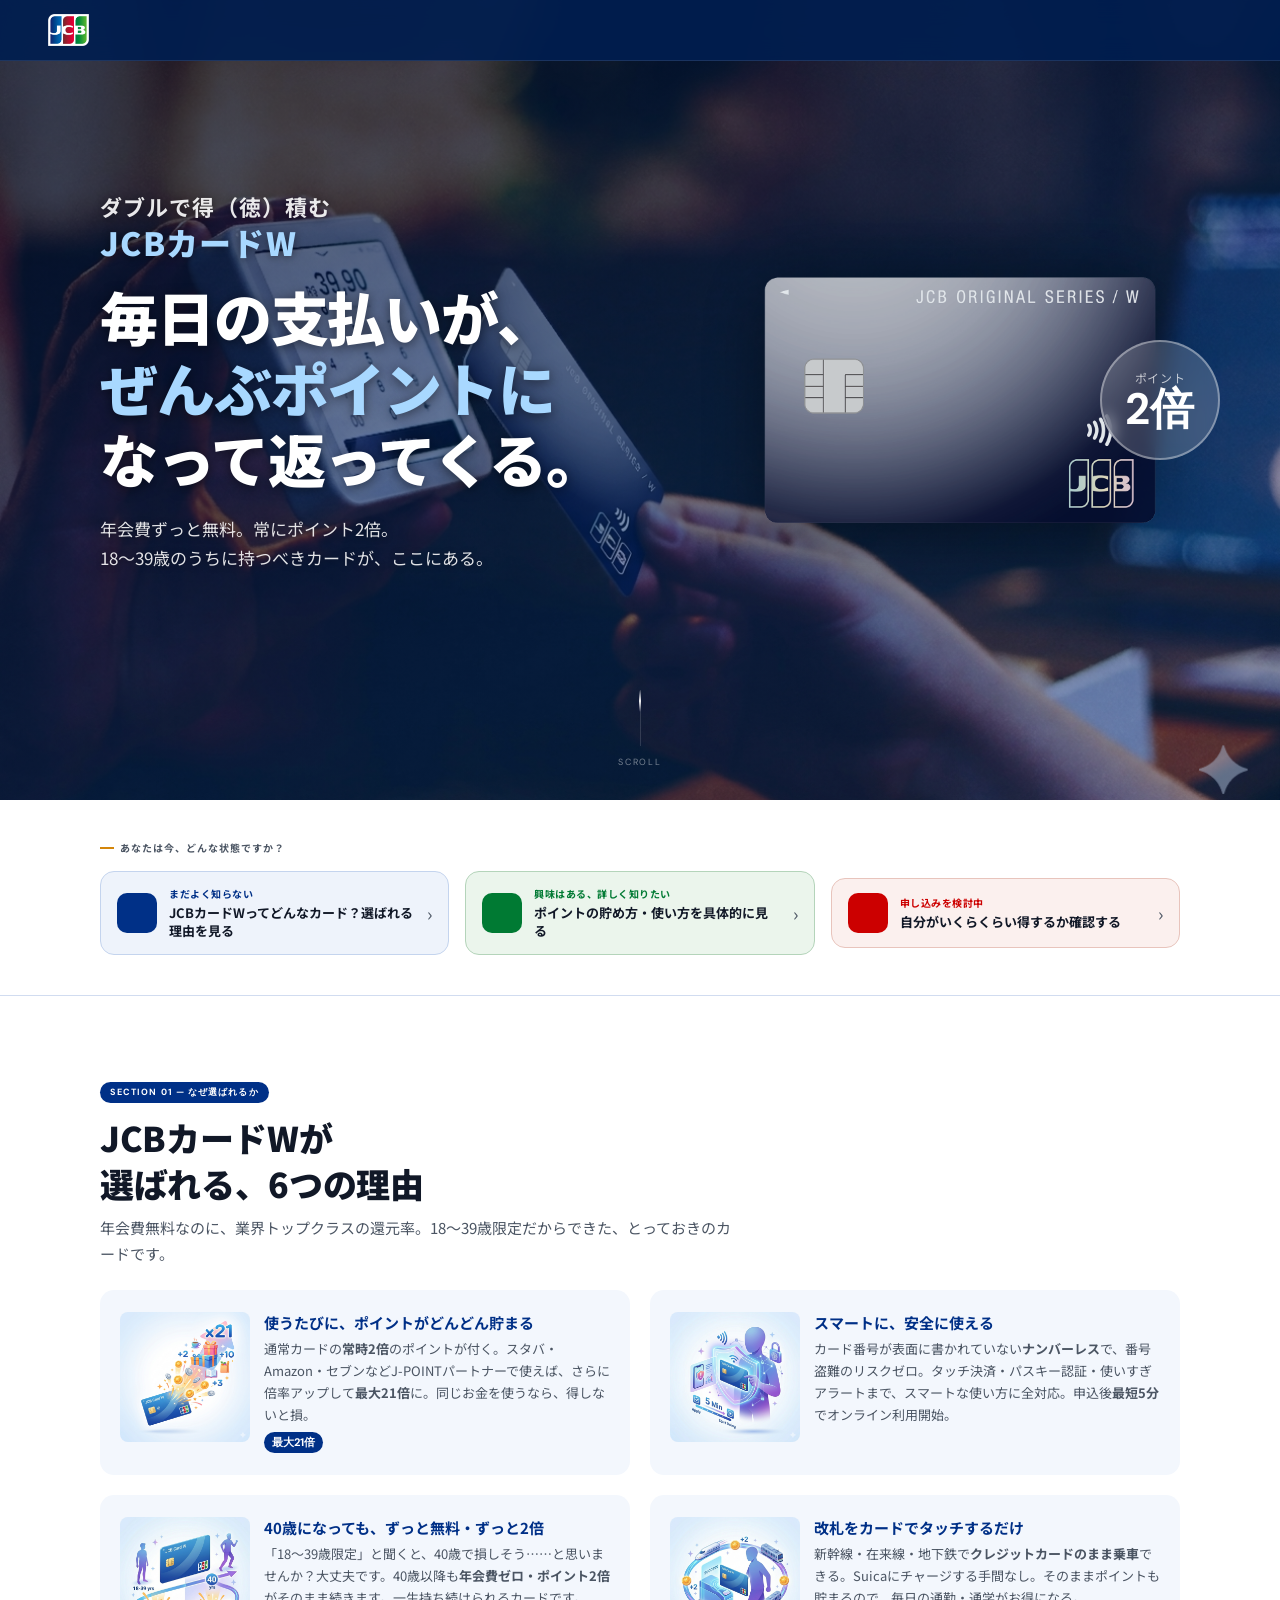
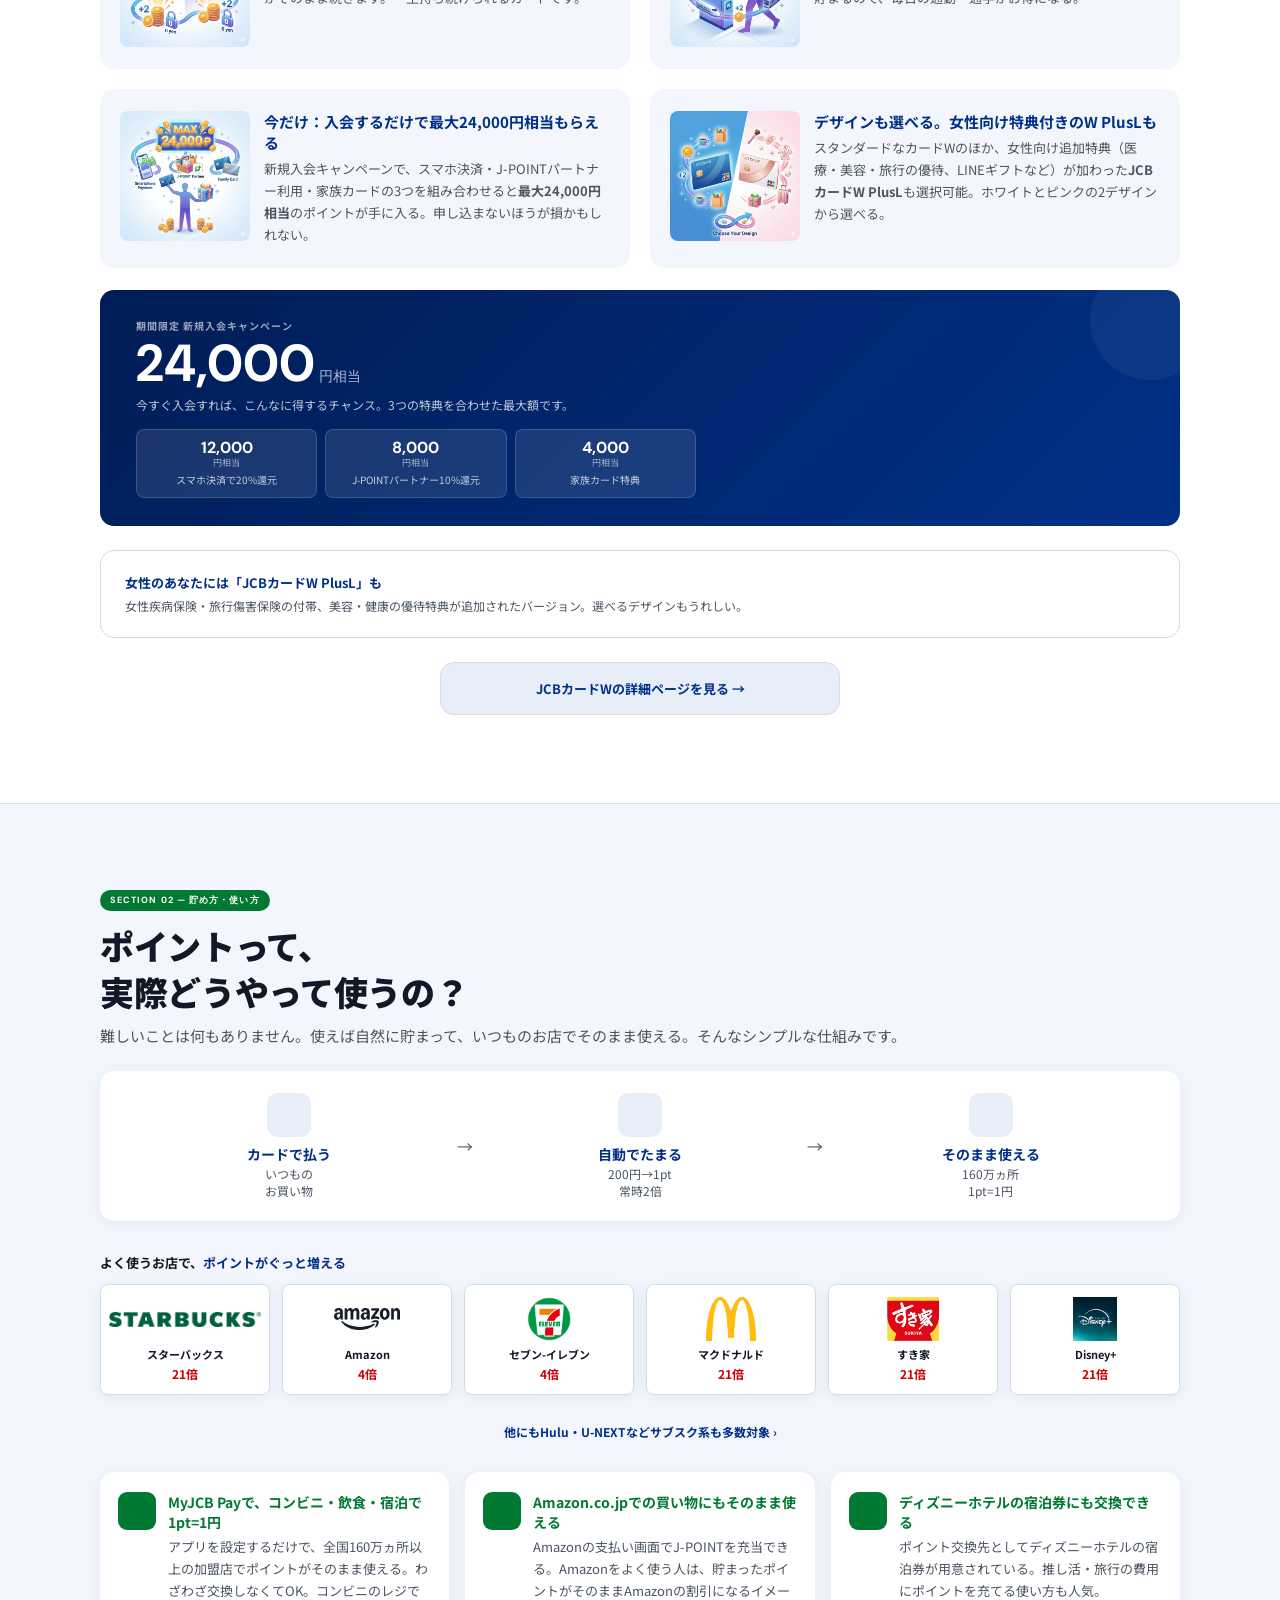
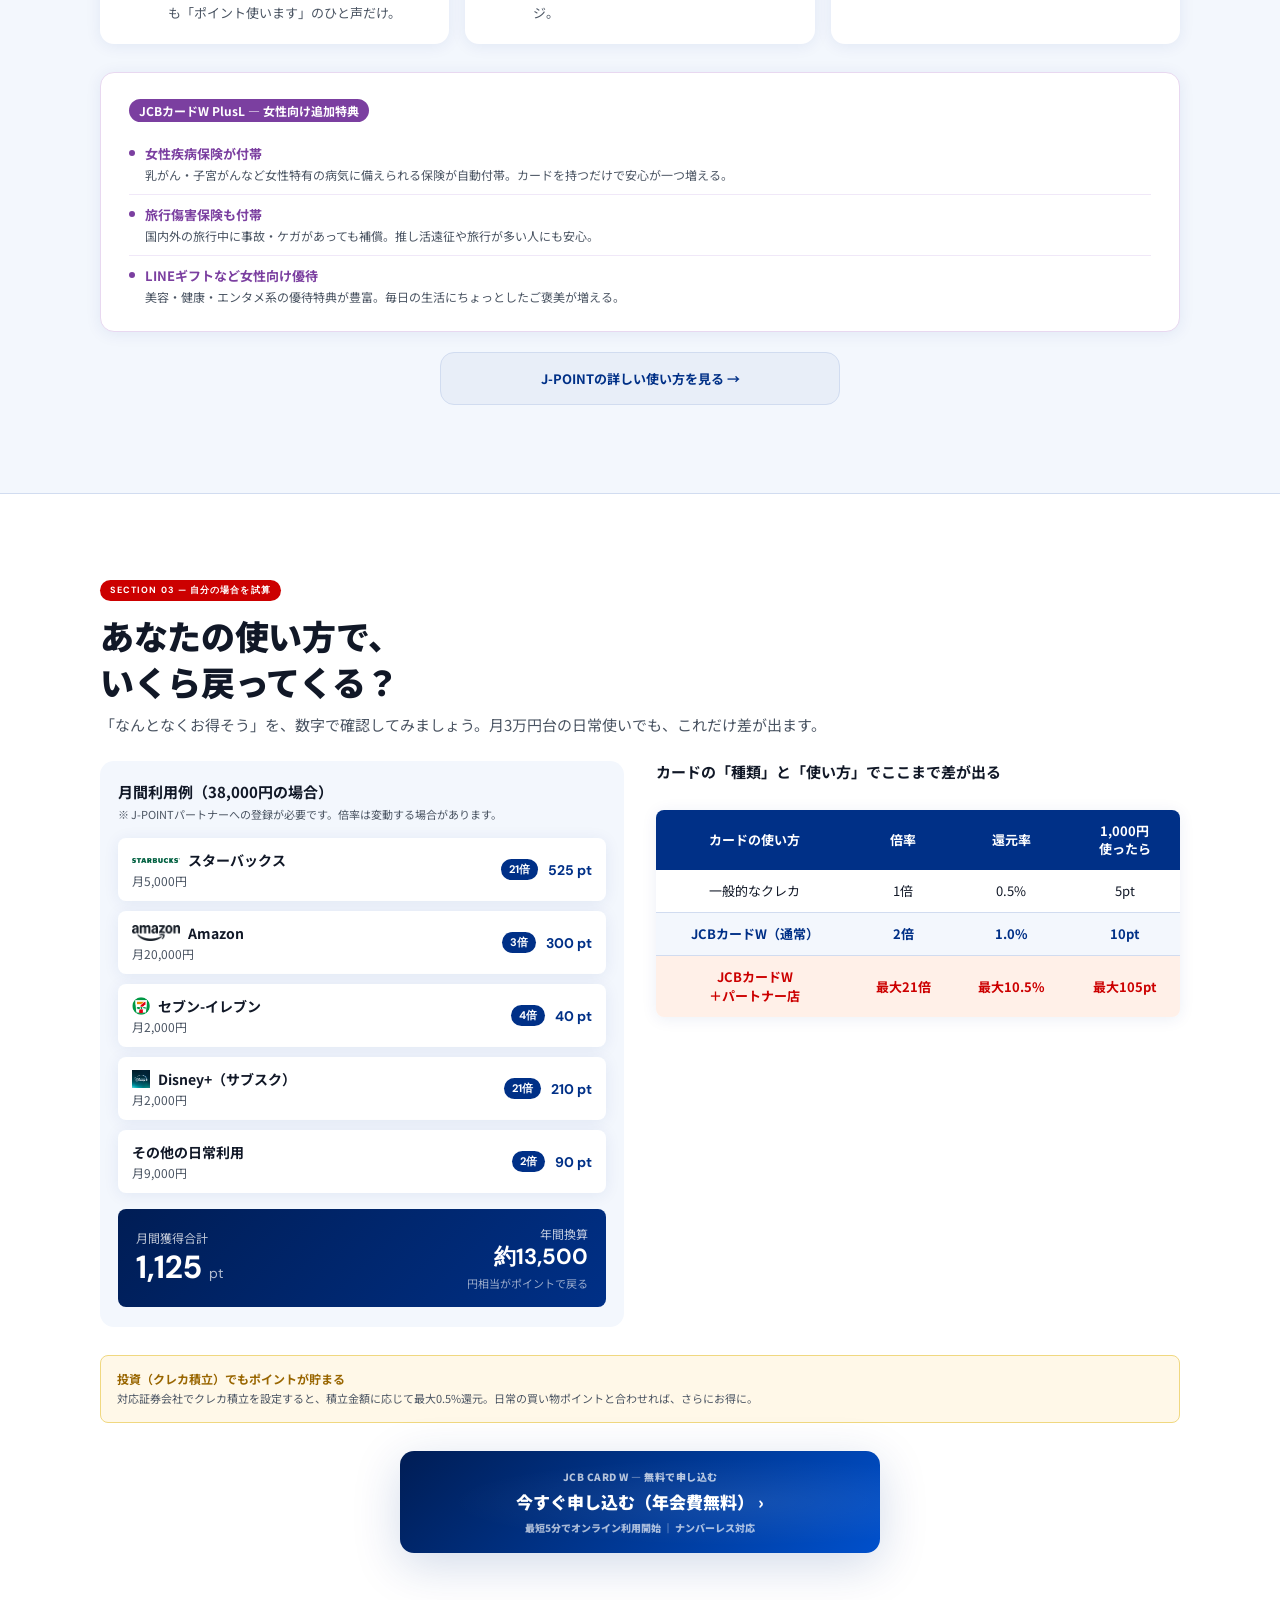
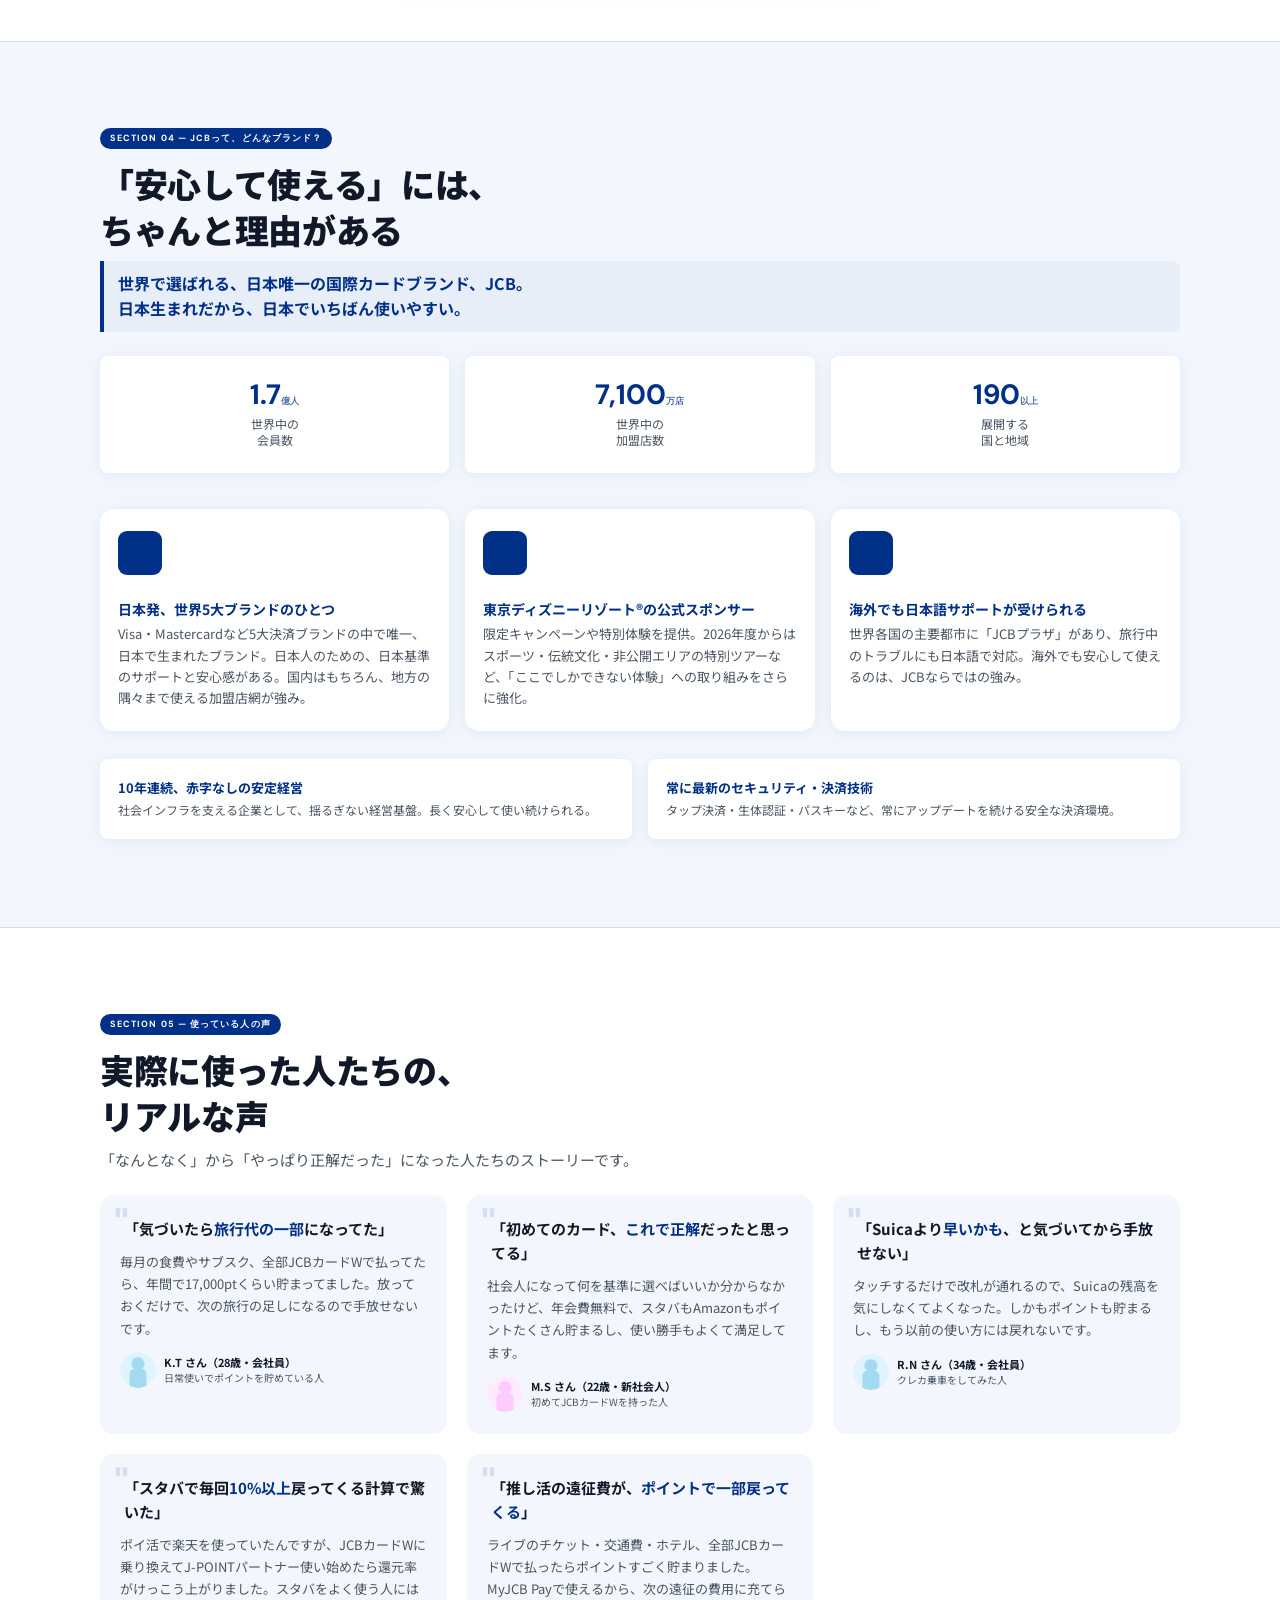
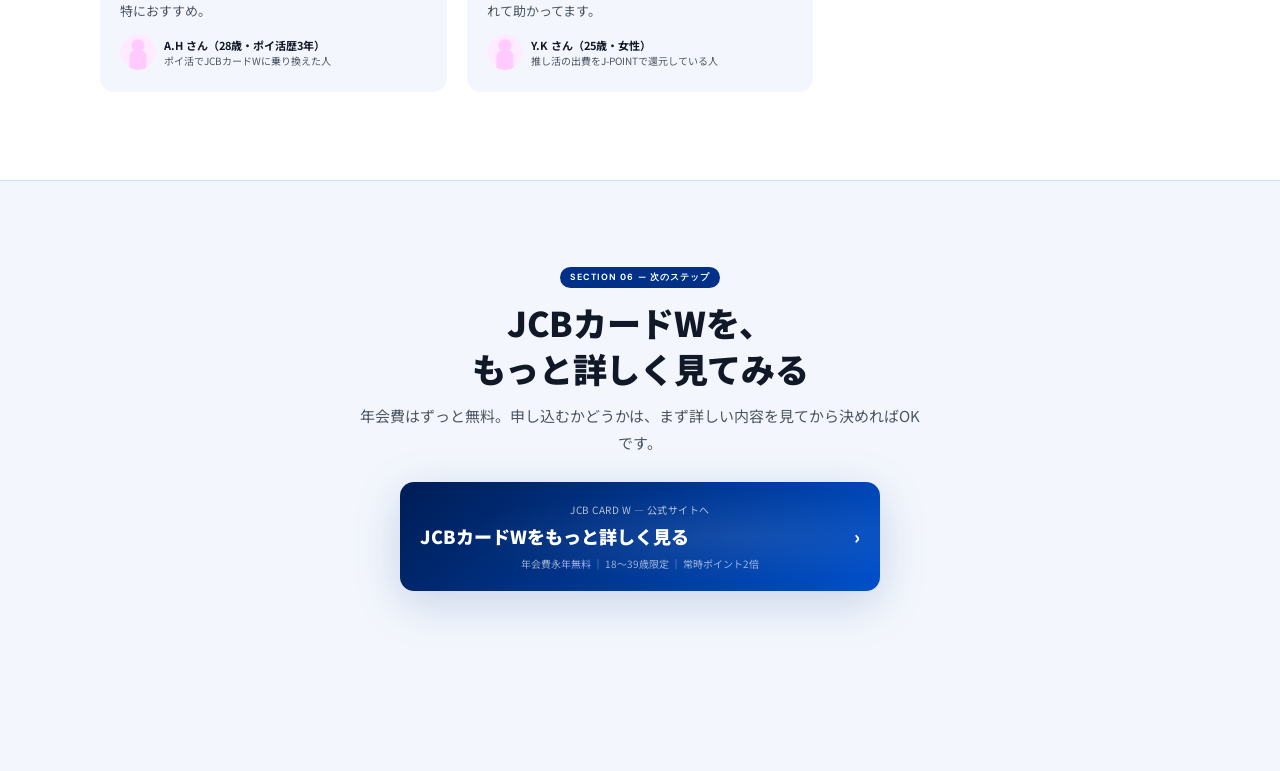
<file: card_w_awareness/index.html>
<!DOCTYPE html>
<html lang="ja">
<head>
<meta charset="UTF-8">
<meta name="viewport" content="width=device-width, initial-scale=1.0">
<title>JCBカードW — 認知用LP モック</title>
<link rel="preconnect" href="https://fonts.googleapis.com">
<link href="https://fonts.googleapis.com/css2?family=Noto+Sans+JP:wght@400;500;700;900&family=DM+Sans:wght@400;600;700&display=swap" rel="stylesheet">
<link rel="stylesheet" href="css/style.css">
</head>
<body>
<div class="lp">

  <!-- JCBロゴ -->
  <div class="logo">
    <img src="images/JCB_logo.svg.png" alt="JCB" class="logo-img">
  </div>

  <!-- ══════════════════════════════════════════
       § ① ヒーロー
  ══════════════════════════════════════════ -->
  <section class="hero" id="top">
    <div class="hero-bg"></div>
    <div class="hero-card-deco">
      <img src="images/card_w.png" alt="JCBカードW">
    </div>
    <div class="hero-badge">
      <div class="badge-sm">ポイント</div>
      <div class="badge-big">2倍</div>
    </div>
    <div class="hero-content">
      <div class="hero-tag">
        <span class="hero-tag-sub">ダブルで得（徳）積む</span>
        <span class="hero-tag-main">JCBカードW</span>
      </div>
      <h1 class="hero-h1">毎日の支払いが、<br><em>ぜんぶポイントに</em><br>なって返ってくる。</h1>
      <p class="hero-sub">年会費ずっと無料。常にポイント2倍。<br>18〜39歳のうちに持つべきカードが、ここにある。</p>
    </div>
    <div class="hero-scroll">SCROLL</div>
  </section>

  <!-- ══════════════════════════════════════════
       § ①' 2ndビュー（FV直下分岐）
  ══════════════════════════════════════════ -->
  <section class="second-view" id="section-2nd">
    <div class="sv-lead">あなたは今、どんな状態ですか？</div>

    <a href="#section-brand" class="fb fb1">
      <div class="fb-ico"></div>
      <div class="fb-body">
        <div class="fb-layer">まだよく知らない</div>
        <div class="fb-copy">JCBカードWってどんなカード？選ばれる理由を見る</div>
      </div>
      <div class="fb-arr">›</div>
    </a>
    <a href="#section-value" class="fb fb2">
      <div class="fb-ico"></div>
      <div class="fb-body">
        <div class="fb-layer">興味はある、詳しく知りたい</div>
        <div class="fb-copy">ポイントの貯め方・使い方を具体的に見る</div>
      </div>
      <div class="fb-arr">›</div>
    </a>
    <a href="#section-sim" class="fb fb3">
      <div class="fb-ico"></div>
      <div class="fb-body">
        <div class="fb-layer">申し込みを検討中</div>
        <div class="fb-copy">自分がいくらくらい得するか確認する</div>
      </div>
      <div class="fb-arr">›</div>
    </a>
  </section>

  <!-- ══════════════════════════════════════════
       § ② 認知層：6つの理由
  ══════════════════════════════════════════ -->
  <section class="reasons reveal" id="section-brand">
    <div class="sec-tag navy">SECTION 01 — なぜ選ばれるか</div>
    <h2 class="sec-h2">JCBカードWが<br>選ばれる、6つの理由</h2>
    <p class="sec-desc">年会費無料なのに、業界トップクラスの還元率。18〜39歳限定だからできた、とっておきのカードです。</p>

    <div class="reason-grid">

      <div class="reason-card">
        <img src="images/reason_1.png" alt="" class="reason-img">
        <div class="reason-body">
          <div class="reason-title">使うたびに、ポイントがどんどん貯まる</div>
          <div class="reason-text">通常カードの<strong>常時2倍</strong>のポイントが付く。スタバ・Amazon・セブンなどJ-POINTパートナーで使えば、さらに倍率アップして<strong>最大21倍</strong>に。同じお金を使うなら、得しないと損。</div>
          <div class="reason-badge">最大21倍</div>
        </div>
      </div>

      <div class="reason-card">
        <img src="images/reason_2.png" alt="" class="reason-img">
        <div class="reason-body">
          <div class="reason-title">スマートに、安全に使える</div>
          <div class="reason-text">カード番号が表面に書かれていない<strong>ナンバーレス</strong>で、番号盗難のリスクゼロ。タッチ決済・パスキー認証・使いすぎアラートまで、スマートな使い方に全対応。申込後<strong>最短5分</strong>でオンライン利用開始。</div>
        </div>
      </div>

      <div class="reason-card">
        <img src="images/reason_3.png" alt="" class="reason-img">
        <div class="reason-body">
          <div class="reason-title">40歳になっても、ずっと無料・ずっと2倍</div>
          <div class="reason-text">「18〜39歳限定」と聞くと、40歳で損しそう……と思いませんか？大丈夫です。40歳以降も<strong>年会費ゼロ・ポイント2倍</strong>がそのまま続きます。一生持ち続けられるカードです。</div>
        </div>
      </div>

      <div class="reason-card">
        <img src="images/reason_4.png" alt="" class="reason-img">
        <div class="reason-body">
          <div class="reason-title">改札をカードでタッチするだけ</div>
          <div class="reason-text">新幹線・在来線・地下鉄で<strong>クレジットカードのまま乗車</strong>できる。Suicaにチャージする手間なし。そのままポイントも貯まるので、毎日の通勤・通学がお得になる。</div>
        </div>
      </div>

      <div class="reason-card">
        <img src="images/reason_5.png" alt="" class="reason-img">
        <div class="reason-body">
          <div class="reason-title">今だけ：入会するだけで最大24,000円相当もらえる</div>
          <div class="reason-text">新規入会キャンペーンで、スマホ決済・J-POINTパートナー利用・家族カードの3つを組み合わせると<strong>最大24,000円相当</strong>のポイントが手に入る。申し込まないほうが損かもしれない。</div>
        </div>
      </div>

      <div class="reason-card">
        <img src="images/reason_6.png" alt="" class="reason-img">
        <div class="reason-body">
          <div class="reason-title">デザインも選べる。女性向け特典付きのW PlusLも</div>
          <div class="reason-text">スタンダードなカードWのほか、女性向け追加特典（医療・美容・旅行の優待、LINEギフトなど）が加わった<strong>JCBカードW PlusL</strong>も選択可能。ホワイトとピンクの2デザインから選べる。</div>
        </div>
      </div>

    </div>

    <!-- 入会キャンペーンハイライト -->
    <div class="campaign-bar reveal">
      <div class="campaign-label">期間限定 新規入会キャンペーン</div>
      <div class="campaign-num">24,000<span>円相当</span></div>
      <div class="campaign-text">今すぐ入会すれば、こんなに得するチャンス。3つの特典を合わせた最大額です。</div>
      <div class="campaign-cards-row">
        <div class="cc">
          <div class="cc-num">12,000</div>
          <div class="cc-unit">円相当</div>
          <div class="cc-label">スマホ決済で20%還元</div>
        </div>
        <div class="cc">
          <div class="cc-num">8,000</div>
          <div class="cc-unit">円相当</div>
          <div class="cc-label">J-POINTパートナー10%還元</div>
        </div>
        <div class="cc">
          <div class="cc-num">4,000</div>
          <div class="cc-unit">円相当</div>
          <div class="cc-label">家族カード特典</div>
        </div>
      </div>
    </div>

    <!-- PlusLバナー -->
    <div class="plusl-banner reveal">
      <div>
        <div class="plusl-title">女性のあなたには「JCBカードW PlusL」も</div>
        <div class="plusl-body">女性疾病保険・旅行傷害保険の付帯、美容・健康の優待特典が追加されたバージョン。選べるデザインもうれしい。</div>
      </div>
    </div>

    <a href="https://www.jcb.co.jp/promotion/ordercard/w/" class="sec-cta-link">
      JCBカードWの詳細ページを見る →
    </a>
  </section>

  <!-- ══════════════════════════════════════════
       § ③ 興味関心層：ポイントの貯め方・使い方
  ══════════════════════════════════════════ -->
  <section class="value reveal" id="section-value">
    <div class="sec-tag green">SECTION 02 — 貯め方・使い方</div>
    <h2 class="sec-h2">ポイントって、<br>実際どうやって使うの？</h2>
    <p class="sec-desc">難しいことは何もありません。使えば自然に貯まって、いつものお店でそのまま使える。そんなシンプルな仕組みです。</p>

    <!-- 貯まる仕組み -->
    <div class="earn-flow">
      <div class="ef-step">
        <div class="ef-ico"></div>
        <div class="ef-lbl">カードで払う</div>
        <div class="ef-sub">いつもの<br>お買い物</div>
      </div>
      <div class="ef-arr">→</div>
      <div class="ef-step">
        <div class="ef-ico"></div>
        <div class="ef-lbl">自動でたまる</div>
        <div class="ef-sub">200円→1pt<br>常時2倍</div>
      </div>
      <div class="ef-arr">→</div>
      <div class="ef-step">
        <div class="ef-ico"></div>
        <div class="ef-lbl">そのまま使える</div>
        <div class="ef-sub">160万ヵ所<br>1pt=1円</div>
      </div>
    </div>

    <!-- J-POINTパートナー -->
    <p class="partner-intro">よく使うお店で、<span>ポイントがぐっと増える</span></p>
    <div class="partner-grid">
      <div class="partner-chip">
        <div class="partner-ico"><img src="images/logo_starbucks.png" alt="スターバックス"></div>
        <div class="partner-name">スターバックス</div>
        <div class="partner-pt">21倍</div>
      </div>
      <div class="partner-chip">
        <div class="partner-ico"><img src="images/logo_amazon.png" alt="Amazon"></div>
        <div class="partner-name">Amazon</div>
        <div class="partner-pt">4倍</div>
      </div>
      <div class="partner-chip">
        <div class="partner-ico"><img src="images/logo_seveneleven.png" alt="セブン-イレブン"></div>
        <div class="partner-name">セブン-イレブン</div>
        <div class="partner-pt">4倍</div>
      </div>
      <div class="partner-chip">
        <div class="partner-ico"><img src="images/logo_mcdonalds.png" alt="マクドナルド"></div>
        <div class="partner-name">マクドナルド</div>
        <div class="partner-pt">21倍</div>
      </div>
      <div class="partner-chip">
        <div class="partner-ico"><img src="images/logo_sukiya.png" alt="すき家"></div>
        <div class="partner-name">すき家</div>
        <div class="partner-pt">21倍</div>
      </div>
      <div class="partner-chip">
        <div class="partner-ico"><img src="images/logo_disney_plus.jpg" alt="Disney+"></div>
        <div class="partner-name">Disney+</div>
        <div class="partner-pt">21倍</div>
      </div>
    </div>
    <p class="partner-more">他にもHulu・U-NEXTなどサブスク系も多数対象 ›</p>

    <!-- 使い方 -->
    <div class="use-cards">
      <div class="use-card">
        <div class="use-ico"></div>
        <div>
          <div class="use-title">MyJCB Payで、コンビニ・飲食・宿泊で1pt=1円</div>
          <div class="use-body">アプリを設定するだけで、全国160万ヵ所以上の加盟店でポイントがそのまま使える。わざわざ交換しなくてOK。コンビニのレジでも「ポイント使います」のひと声だけ。</div>
        </div>
      </div>
      <div class="use-card">
        <div class="use-ico"></div>
        <div>
          <div class="use-title">Amazon.co.jpでの買い物にもそのまま使える</div>
          <div class="use-body">Amazonの支払い画面でJ-POINTを充当できる。Amazonをよく使う人は、貯まったポイントがそのままAmazonの割引になるイメージ。</div>
        </div>
      </div>
      <div class="use-card">
        <div class="use-ico"></div>
        <div>
          <div class="use-title">ディズニーホテルの宿泊券にも交換できる</div>
          <div class="use-body">ポイント交換先としてディズニーホテルの宿泊券が用意されている。推し活・旅行の費用にポイントを充てる使い方も人気。</div>
        </div>
      </div>
    </div>

    <!-- 女性向け特典（PlusL） -->
    <div class="plusl-features">
      <div class="plusl-head">JCBカードW PlusL — 女性向け追加特典</div>
      <div class="plusl-item">
        <div class="pi-ico"></div>
        <div>
          <div class="pi-title">女性疾病保険が付帯</div>
          <div class="pi-body">乳がん・子宮がんなど女性特有の病気に備えられる保険が自動付帯。カードを持つだけで安心が一つ増える。</div>
        </div>
      </div>
      <div class="plusl-item">
        <div class="pi-ico"></div>
        <div>
          <div class="pi-title">旅行傷害保険も付帯</div>
          <div class="pi-body">国内外の旅行中に事故・ケガがあっても補償。推し活遠征や旅行が多い人にも安心。</div>
        </div>
      </div>
      <div class="plusl-item">
        <div class="pi-ico"></div>
        <div>
          <div class="pi-title">LINEギフトなど女性向け優待</div>
          <div class="pi-body">美容・健康・エンタメ系の優待特典が豊富。毎日の生活にちょっとしたご褒美が増える。</div>
        </div>
      </div>
    </div>

    <a href="https://www.jcb.co.jp/point/index.html" class="sec-cta-link" style="margin-top:20px">
      J-POINTの詳しい使い方を見る →
    </a>
  </section>

  <!-- ══════════════════════════════════════════
       § ④ 比較検討層：ポイントシミュレーター
  ══════════════════════════════════════════ -->
  <section class="sim-section reveal" id="section-sim">
    <div class="sec-tag red">SECTION 03 — 自分の場合を試算</div>
    <h2 class="sec-h2">あなたの使い方で、<br>いくら戻ってくる？</h2>
    <p class="sec-desc">「なんとなくお得そう」を、数字で確認してみましょう。月3万円台の日常使いでも、これだけ差が出ます。</p>

    <div class="sim-layout-row">
    <!-- シミュレーション例示 -->
    <div class="simulator">
      <div class="sim-title">月間利用例（38,000円の場合）</div>
      <div class="sim-note">※ J-POINTパートナーへの登録が必要です。倍率は変動する場合があります。</div>
      <div class="sim-rows">
        <div class="sim-row">
          <div class="sim-store">
            <div class="sim-store-name"><img src="images/logo_starbucks.png" alt="" class="sim-logo">スターバックス</div>
            <div class="sim-store-amount">月5,000円</div>
          </div>
          <div class="sim-multi">21倍</div>
          <div class="sim-pt">525 pt</div>
        </div>
        <div class="sim-row">
          <div class="sim-store">
            <div class="sim-store-name"><img src="images/logo_amazon.png" alt="" class="sim-logo">Amazon</div>
            <div class="sim-store-amount">月20,000円</div>
          </div>
          <div class="sim-multi">3倍</div>
          <div class="sim-pt">300 pt</div>
        </div>
        <div class="sim-row">
          <div class="sim-store">
            <div class="sim-store-name"><img src="images/logo_seveneleven.png" alt="" class="sim-logo">セブン-イレブン</div>
            <div class="sim-store-amount">月2,000円</div>
          </div>
          <div class="sim-multi">4倍</div>
          <div class="sim-pt">40 pt</div>
        </div>
        <div class="sim-row">
          <div class="sim-store">
            <div class="sim-store-name"><img src="images/logo_disney_plus.jpg" alt="" class="sim-logo">Disney+（サブスク）</div>
            <div class="sim-store-amount">月2,000円</div>
          </div>
          <div class="sim-multi">21倍</div>
          <div class="sim-pt">210 pt</div>
        </div>
        <div class="sim-row">
          <div class="sim-store">
            <div class="sim-store-name">その他の日常利用</div>
            <div class="sim-store-amount">月9,000円</div>
          </div>
          <div class="sim-multi">2倍</div>
          <div class="sim-pt">90 pt</div>
        </div>
      </div>
      <div class="sim-total">
        <div>
          <div class="sim-total-label">月間獲得合計</div>
          <div class="sim-total-num">1,125 <span style="font-size:14px;font-weight:400;opacity:.7">pt</span></div>
        </div>
        <div class="sim-total-right">
          <div class="sim-total-label">年間換算</div>
          <div style="font-family:var(--en);font-size:22px;font-weight:700;color:#fff;">約13,500</div>
          <div class="sim-total-sub">円相当がポイントで戻る</div>
        </div>
      </div>
    </div>

    <!-- ポイント比較表 -->
    <div class="sim-right-col">
    <p class="compare-title">カードの「種類」と「使い方」でここまで差が出る</p>
    <table class="compare-table">
      <thead>
        <tr>
          <th>カードの使い方</th>
          <th>倍率</th>
          <th>還元率</th>
          <th>1,000円<br>使ったら</th>
        </tr>
      </thead>
      <tbody>
        <tr>
          <td>一般的なクレカ</td>
          <td>1倍</td>
          <td>0.5%</td>
          <td>5pt</td>
        </tr>
        <tr class="highlight">
          <td>JCBカードW（通常）</td>
          <td>2倍</td>
          <td>1.0%</td>
          <td>10pt</td>
        </tr>
        <tr class="best">
          <td>JCBカードW<br>＋パートナー店</td>
          <td>最大21倍</td>
          <td>最大10.5%</td>
          <td>最大105pt</td>
        </tr>
      </tbody>
    </table>

    </div><!-- /sim-right-col -->
    </div><!-- /sim-layout-row -->

    <!-- 積立メモ -->
    <div class="tsumitate-note">
      <div>
        <div class="ts-title">投資（クレカ積立）でもポイントが貯まる</div>
        <div class="ts-body">対応証券会社でクレカ積立を設定すると、積立金額に応じて最大0.5%還元。日常の買い物ポイントと合わせれば、さらにお得に。</div>
      </div>
    </div>

    <!-- 比較検討層のみ直接申込ボタン -->
    <a href="https://www.jcb.co.jp/promotion/ordercard/w/" class="apply-btn">
      <div class="apply-btn-sub">JCB CARD W — 無料で申し込む</div>
      <div class="apply-btn-main">
        <span>今すぐ申し込む（年会費無料）</span>
        <span>›</span>
      </div>
      <div class="apply-btn-note">最短5分でオンライン利用開始 ｜ ナンバーレス対応</div>
    </a>
  </section>

  <!-- ══════════════════════════════════════════
       § ⑤ JCBブランド訴求
  ══════════════════════════════════════════ -->
  <section class="brand reveal" id="section-brand-jcb">
    <div class="sec-tag navy">SECTION 04 — JCBって、どんなブランド？</div>
    <h2 class="sec-h2">「安心して使える」には、<br>ちゃんと理由がある</h2>

    <div class="brand-catch">
      世界で選ばれる、日本唯一の国際カードブランド、JCB。<br>日本生まれだから、日本でいちばん使いやすい。
    </div>

    <!-- 数字3点 -->
    <div class="stats-grid">
      <div class="stat">
        <div class="stat-num">1.7<span class="stat-unit">億人</span></div>
        <div class="stat-lbl">世界中の<br>会員数</div>
      </div>
      <div class="stat">
        <div class="stat-num">7,100<span class="stat-unit">万店</span></div>
        <div class="stat-lbl">世界中の<br>加盟店数</div>
      </div>
      <div class="stat">
        <div class="stat-num">190<span class="stat-unit">以上</span></div>
        <div class="stat-lbl">展開する<br>国と地域</div>
      </div>
    </div>

    <!-- 3つの特長 -->
    <div class="brand-features">
      <div class="bf">
        <div class="bf-ico"></div>
        <div>
          <div class="bf-title">日本発、世界5大ブランドのひとつ</div>
          <div class="bf-body">Visa・Mastercardなど5大決済ブランドの中で唯一、日本で生まれたブランド。日本人のための、日本基準のサポートと安心感がある。国内はもちろん、地方の隅々まで使える加盟店網が強み。</div>
        </div>
      </div>
      <div class="bf">
        <div class="bf-ico"></div>
        <div>
          <div class="bf-title">東京ディズニーリゾート®の公式スポンサー</div>
          <div class="bf-body">限定キャンペーンや特別体験を提供。2026年度からはスポーツ・伝統文化・非公開エリアの特別ツアーなど、「ここでしかできない体験」への取り組みをさらに強化。</div>
        </div>
      </div>
      <div class="bf">
        <div class="bf-ico"></div>
        <div>
          <div class="bf-title">海外でも日本語サポートが受けられる</div>
          <div class="bf-body">世界各国の主要都市に「JCBプラザ」があり、旅行中のトラブルにも日本語で対応。海外でも安心して使えるのは、JCBならではの強み。</div>
        </div>
      </div>
    </div>

    <!-- 企業姿勢 -->
    <div class="trust-grid">
      <div class="trust-item">
        <div class="trust-title">10年連続、赤字なしの安定経営</div>
        <div class="trust-body">社会インフラを支える企業として、揺るぎない経営基盤。長く安心して使い続けられる。</div>
      </div>
      <div class="trust-item">
        <div class="trust-title">常に最新のセキュリティ・決済技術</div>
        <div class="trust-body">タップ決済・生体認証・パスキーなど、常にアップデートを続ける安全な決済環境。</div>
      </div>
    </div>
  </section>

  <!-- ══════════════════════════════════════════
       § ⑥ 利用者の声
  ══════════════════════════════════════════ -->
  <section class="voices reveal" id="section-voice">
    <div class="sec-tag navy">SECTION 05 — 使っている人の声</div>
    <h2 class="sec-h2">実際に使った人たちの、<br>リアルな声</h2>
    <p class="sec-desc">「なんとなく」から「やっぱり正解だった」になった人たちのストーリーです。</p>

    <div class="voice-list">

      <div class="voice-card">
        <div class="voice-quote">「気づいたら<em>旅行代の一部</em>になってた」</div>
        <div class="voice-body">毎月の食費やサブスク、全部JCBカードWで払ってたら、年間で17,000ptくらい貯まってました。放っておくだけで、次の旅行の足しになるので手放せないです。</div>
        <div class="voice-meta">
          <img src="images/icon_man.png" alt="" class="voice-avatar">
          <div>
            <div class="voice-name">K.T さん（28歳・会社員）</div>
            <div class="voice-attr">日常使いでポイントを貯めている人</div>
          </div>
        </div>
      </div>

      <div class="voice-card">
        <div class="voice-quote">「初めてのカード、<em>これで正解</em>だったと思ってる」</div>
        <div class="voice-body">社会人になって何を基準に選べばいいか分からなかったけど、年会費無料で、スタバもAmazonもポイントたくさん貯まるし、使い勝手もよくて満足してます。</div>
        <div class="voice-meta">
          <img src="images/icon_lady.png" alt="" class="voice-avatar">
          <div>
            <div class="voice-name">M.S さん（22歳・新社会人）</div>
            <div class="voice-attr">初めてJCBカードWを持った人</div>
          </div>
        </div>
      </div>

      <div class="voice-card">
        <div class="voice-quote">「Suicaより<em>早いかも</em>、と気づいてから手放せない」</div>
        <div class="voice-body">タッチするだけで改札が通れるので、Suicaの残高を気にしなくてよくなった。しかもポイントも貯まるし、もう以前の使い方には戻れないです。</div>
        <div class="voice-meta">
          <img src="images/icon_man.png" alt="" class="voice-avatar">
          <div>
            <div class="voice-name">R.N さん（34歳・会社員）</div>
            <div class="voice-attr">クレカ乗車をしてみた人</div>
          </div>
        </div>
      </div>

      <div class="voice-card">
        <div class="voice-quote">「スタバで毎回<em>10%以上</em>戻ってくる計算で驚いた」</div>
        <div class="voice-body">ポイ活で楽天を使っていたんですが、JCBカードWに乗り換えてJ-POINTパートナー使い始めたら還元率がけっこう上がりました。スタバをよく使う人には特におすすめ。</div>
        <div class="voice-meta">
          <img src="images/icon_lady.png" alt="" class="voice-avatar">
          <div>
            <div class="voice-name">A.H さん（28歳・ポイ活歴3年）</div>
            <div class="voice-attr">ポイ活でJCBカードWに乗り換えた人</div>
          </div>
        </div>
      </div>

      <div class="voice-card">
        <div class="voice-quote">「推し活の遠征費が、<em>ポイントで一部戻ってくる</em>」</div>
        <div class="voice-body">ライブのチケット・交通費・ホテル、全部JCBカードWで払ったらポイントすごく貯まりました。MyJCB Payで使えるから、次の遠征の費用に充てられて助かってます。</div>
        <div class="voice-meta">
          <img src="images/icon_lady.png" alt="" class="voice-avatar">
          <div>
            <div class="voice-name">Y.K さん（25歳・女性）</div>
            <div class="voice-attr">推し活の出費をJ-POINTで還元している人</div>
          </div>
        </div>
      </div>

    </div>
  </section>

  <!-- ══════════════════════════════════════════
       § ⑦ ネクストアクション
  ══════════════════════════════════════════ -->
  <section class="next" id="section-cta">
    <div class="sec-tag navy">SECTION 06 — 次のステップ</div>
    <h2 class="sec-h2" style="margin-bottom:10px">JCBカードWを、<br>もっと詳しく見てみる</h2>
    <p class="next-lead">年会費はずっと無料。申し込むかどうかは、まず詳しい内容を見てから決めればOKです。</p>
    <a href="https://www.jcb.co.jp/promotion/ordercard/w/" class="next-btn">
      <div class="next-btn-sub">JCB CARD W — 公式サイトへ</div>
      <div class="next-btn-main">
        <span>JCBカードWをもっと詳しく見る</span>
        <span>›</span>
      </div>
      <div class="next-btn-note">年会費永年無料 ｜ 18〜39歳限定 ｜ 常時ポイント2倍</div>
    </a>
  </section>

</div><!-- /lp -->

<!-- フローティングCTA -->
<div class="fcta" id="fcta">
  <div class="fcta-lbl">年会費永年無料 ｜ 常時ポイント2倍</div>
  <a href="https://www.jcb.co.jp/promotion/ordercard/w/" class="fcta-btn">
    JCBカードW　詳しく見る →
  </a>
</div>

<script>
// フローティングCTA
const fcta = document.getElementById('fcta');
window.addEventListener('scroll', () => {
  const pct = window.scrollY / (document.documentElement.scrollHeight - window.innerHeight);
  fcta.classList.toggle('show', pct > 0.12);
}, { passive: true });

// Intersection Observer（reveal）
const observer = new IntersectionObserver(entries => {
  entries.forEach(e => {
    if (e.isIntersecting) {
      e.target.classList.add('in');
      observer.unobserve(e.target);
    }
  });
}, { threshold: 0.08 });
document.querySelectorAll('.reveal').forEach(el => observer.observe(el));

// 2ndビュー計測ログ（モック確認用）
const evtMap = { 'section-brand': 'click_2nd_brand', 'section-value': 'click_2nd_value', 'section-sim': 'click_2nd_sim' };
document.querySelectorAll('.fb').forEach(btn => {
  btn.addEventListener('click', () => {
    const href = btn.getAttribute('href').replace('#', '');
    console.log('[GA4]', evtMap[href] || href, '| card=W');
  });
});
</script>
</body>
</html>
</file>
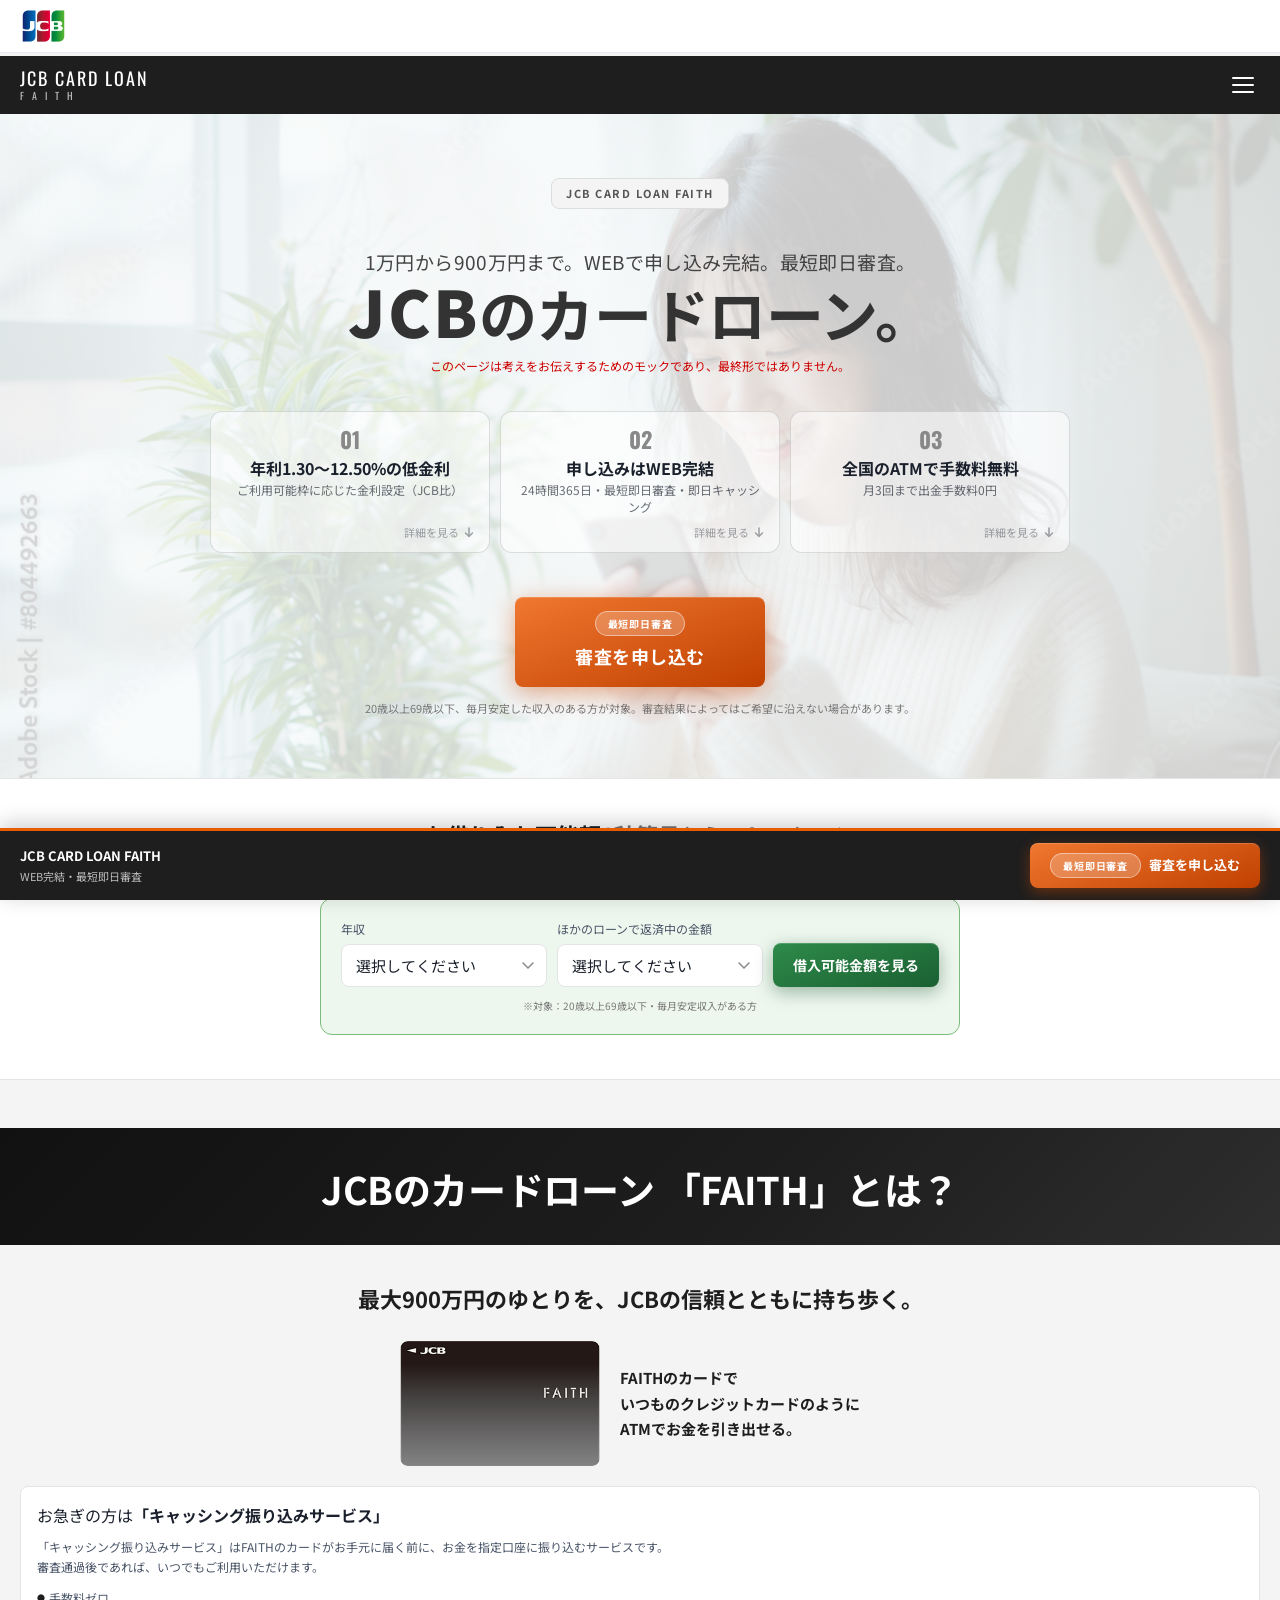
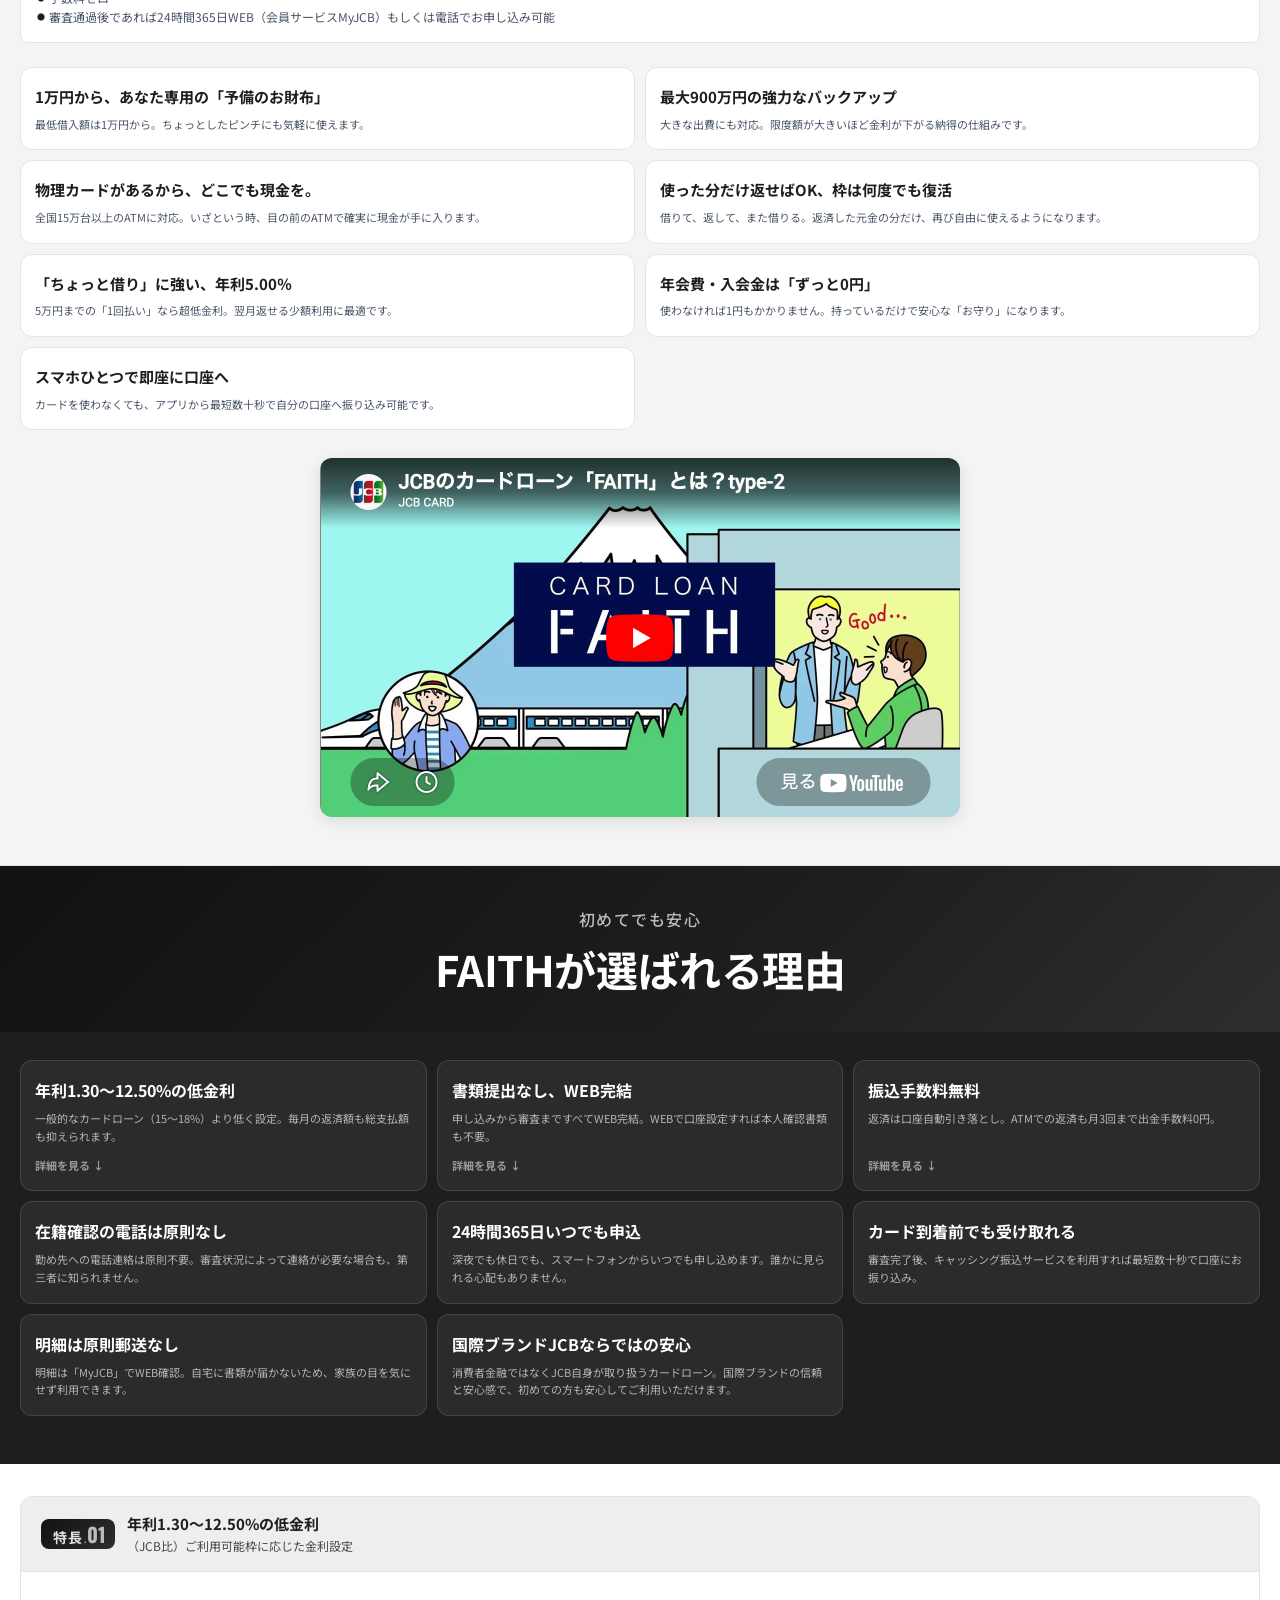
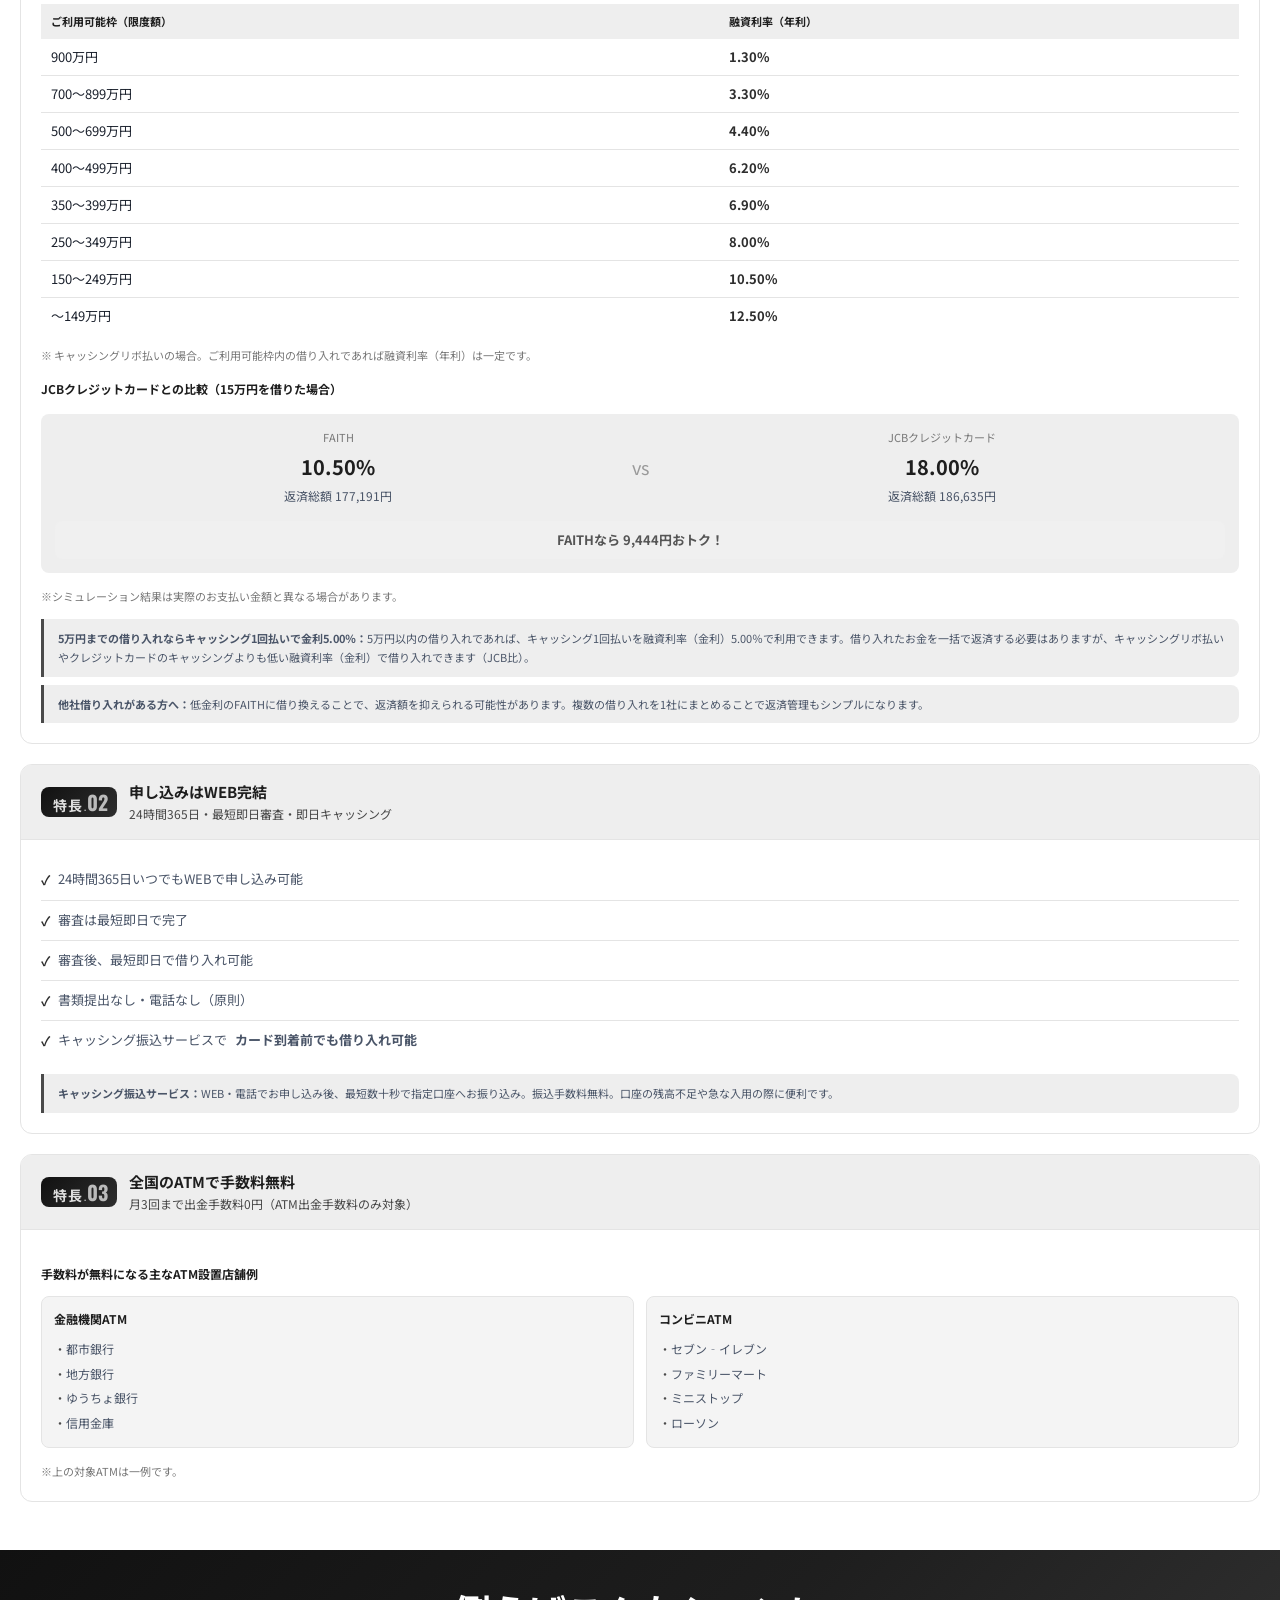
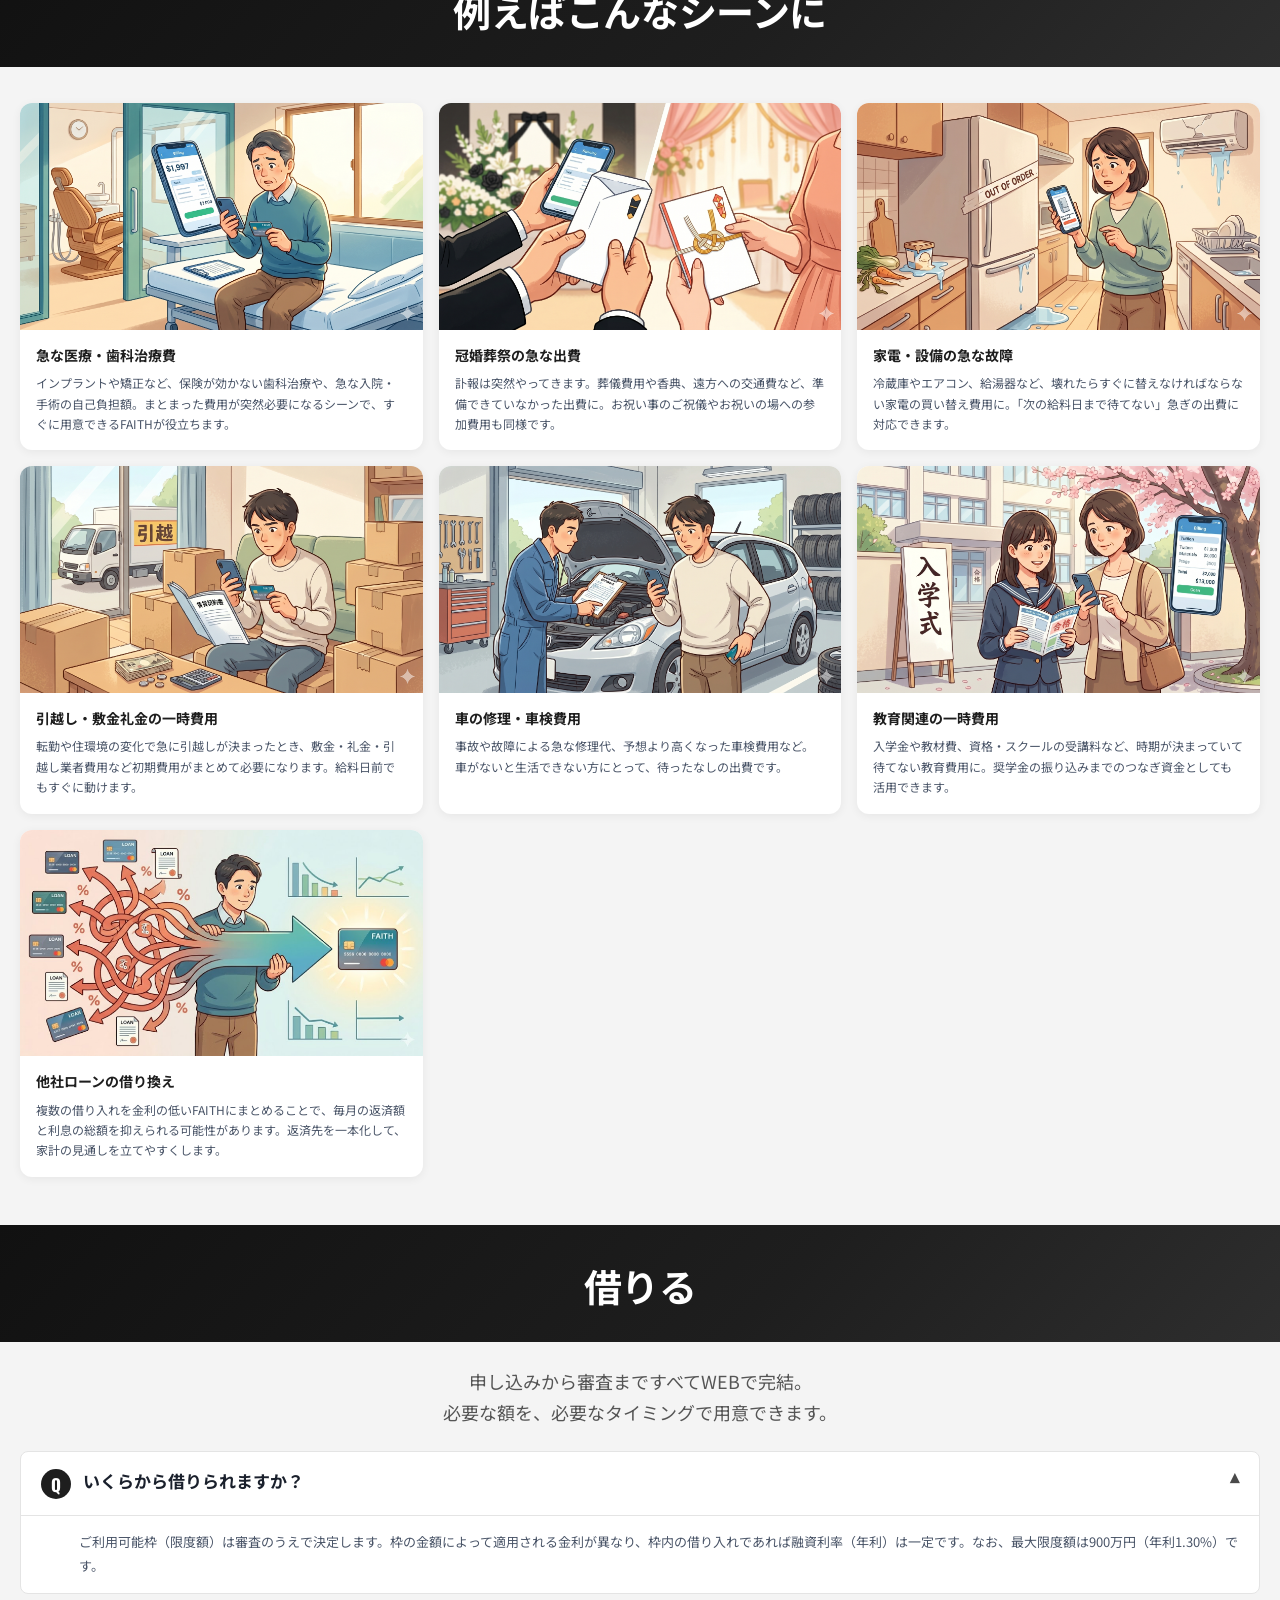
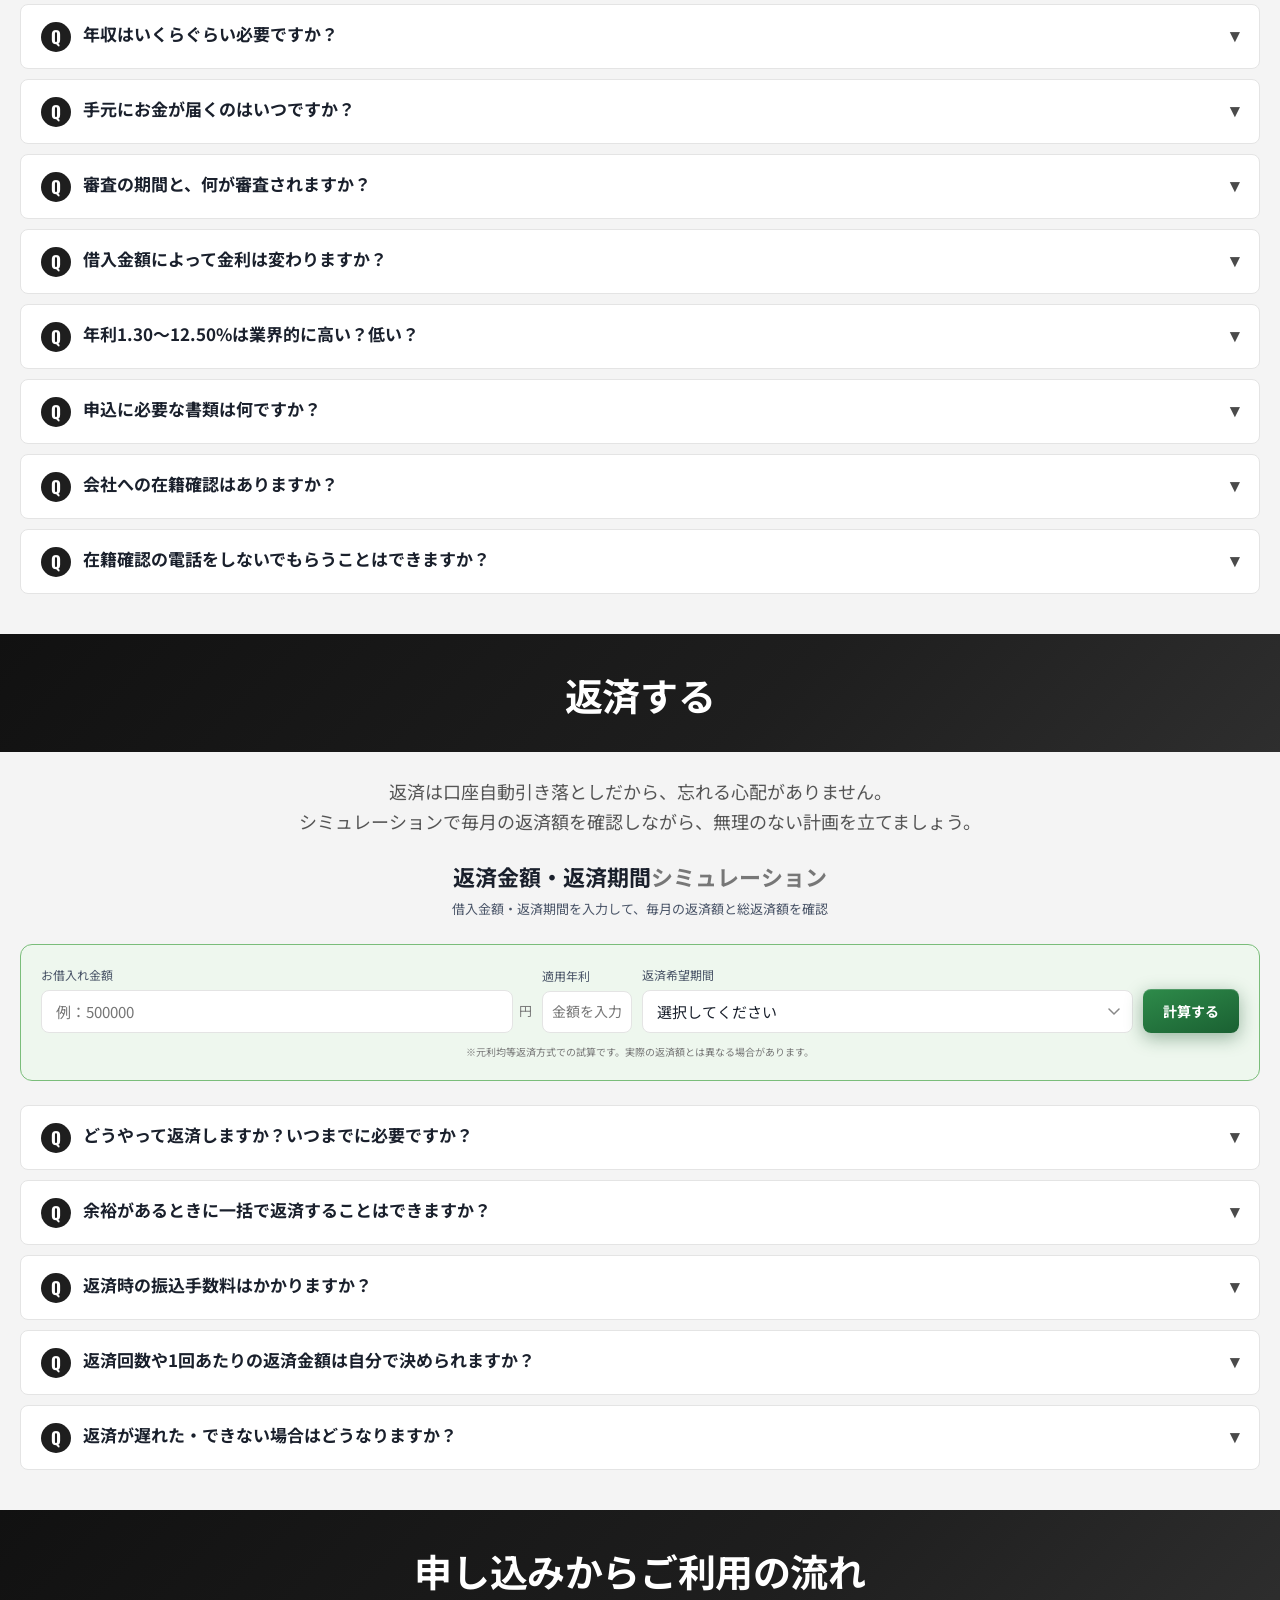
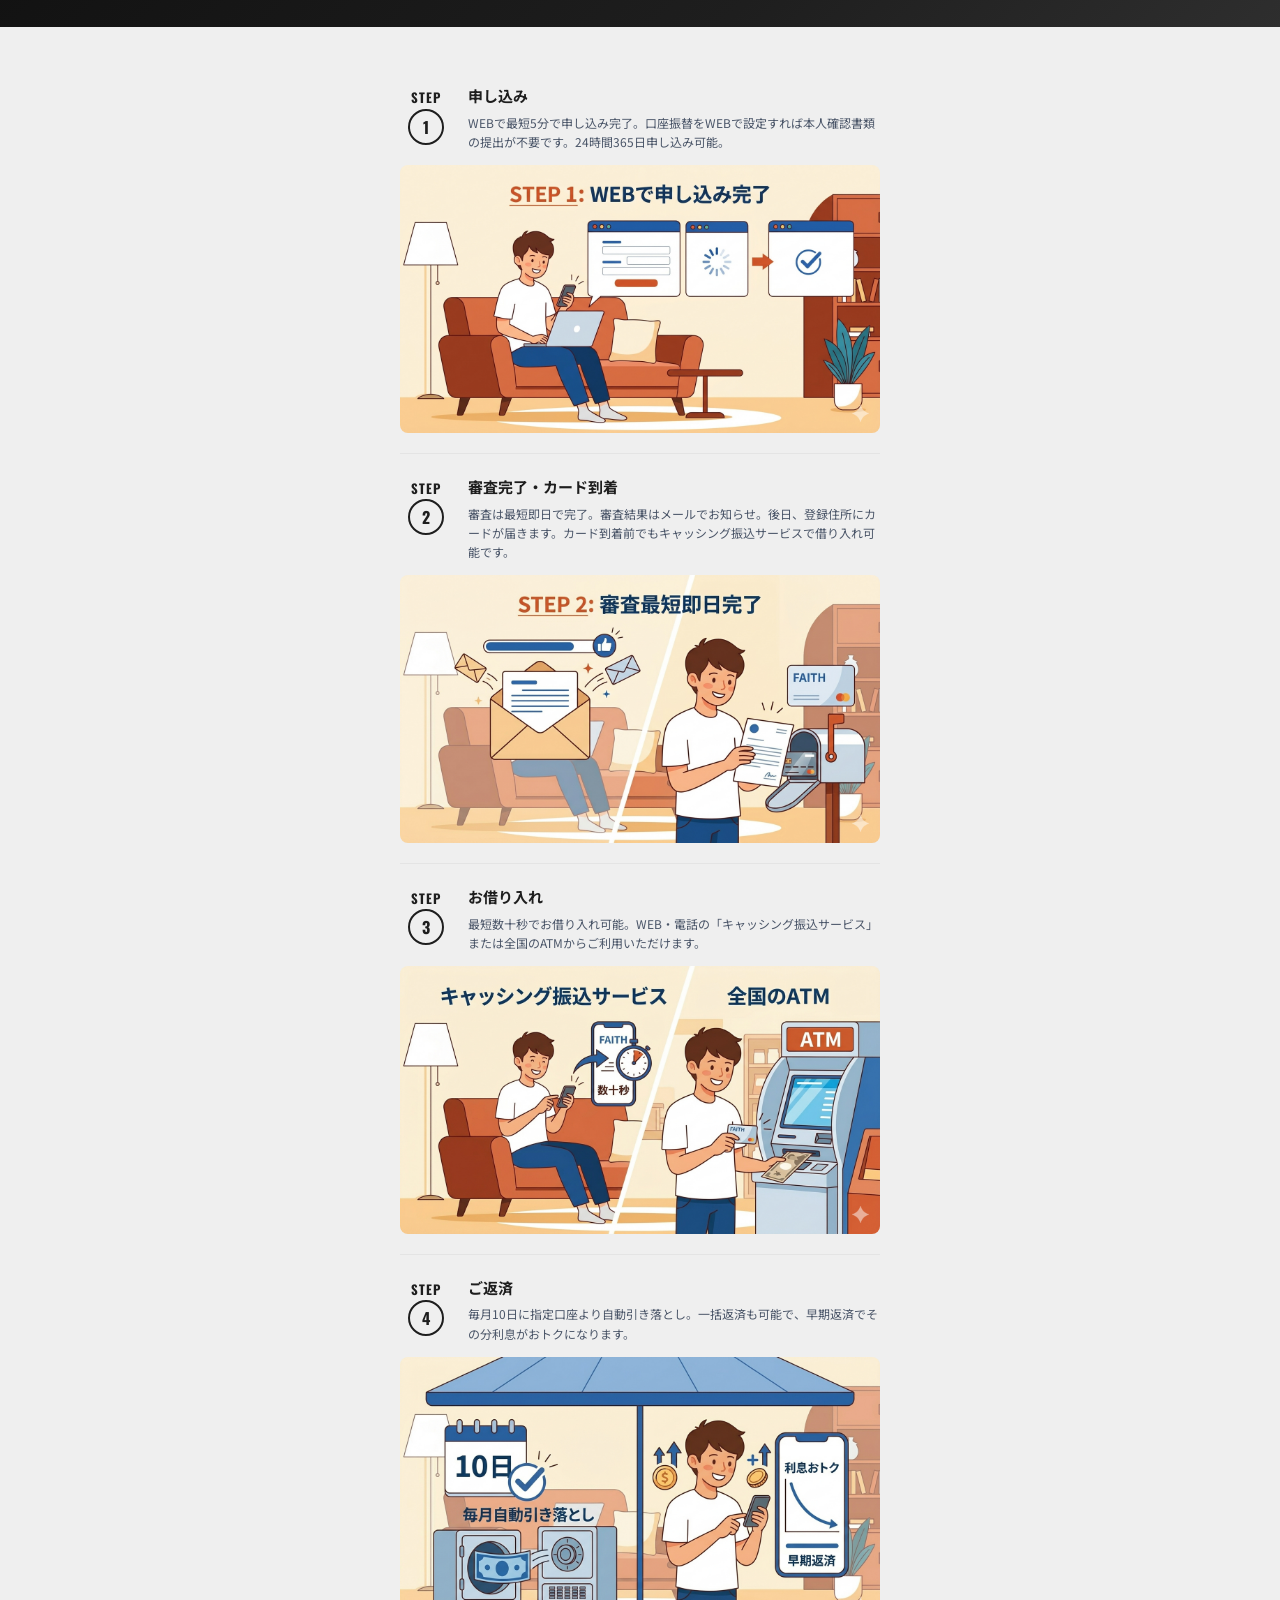
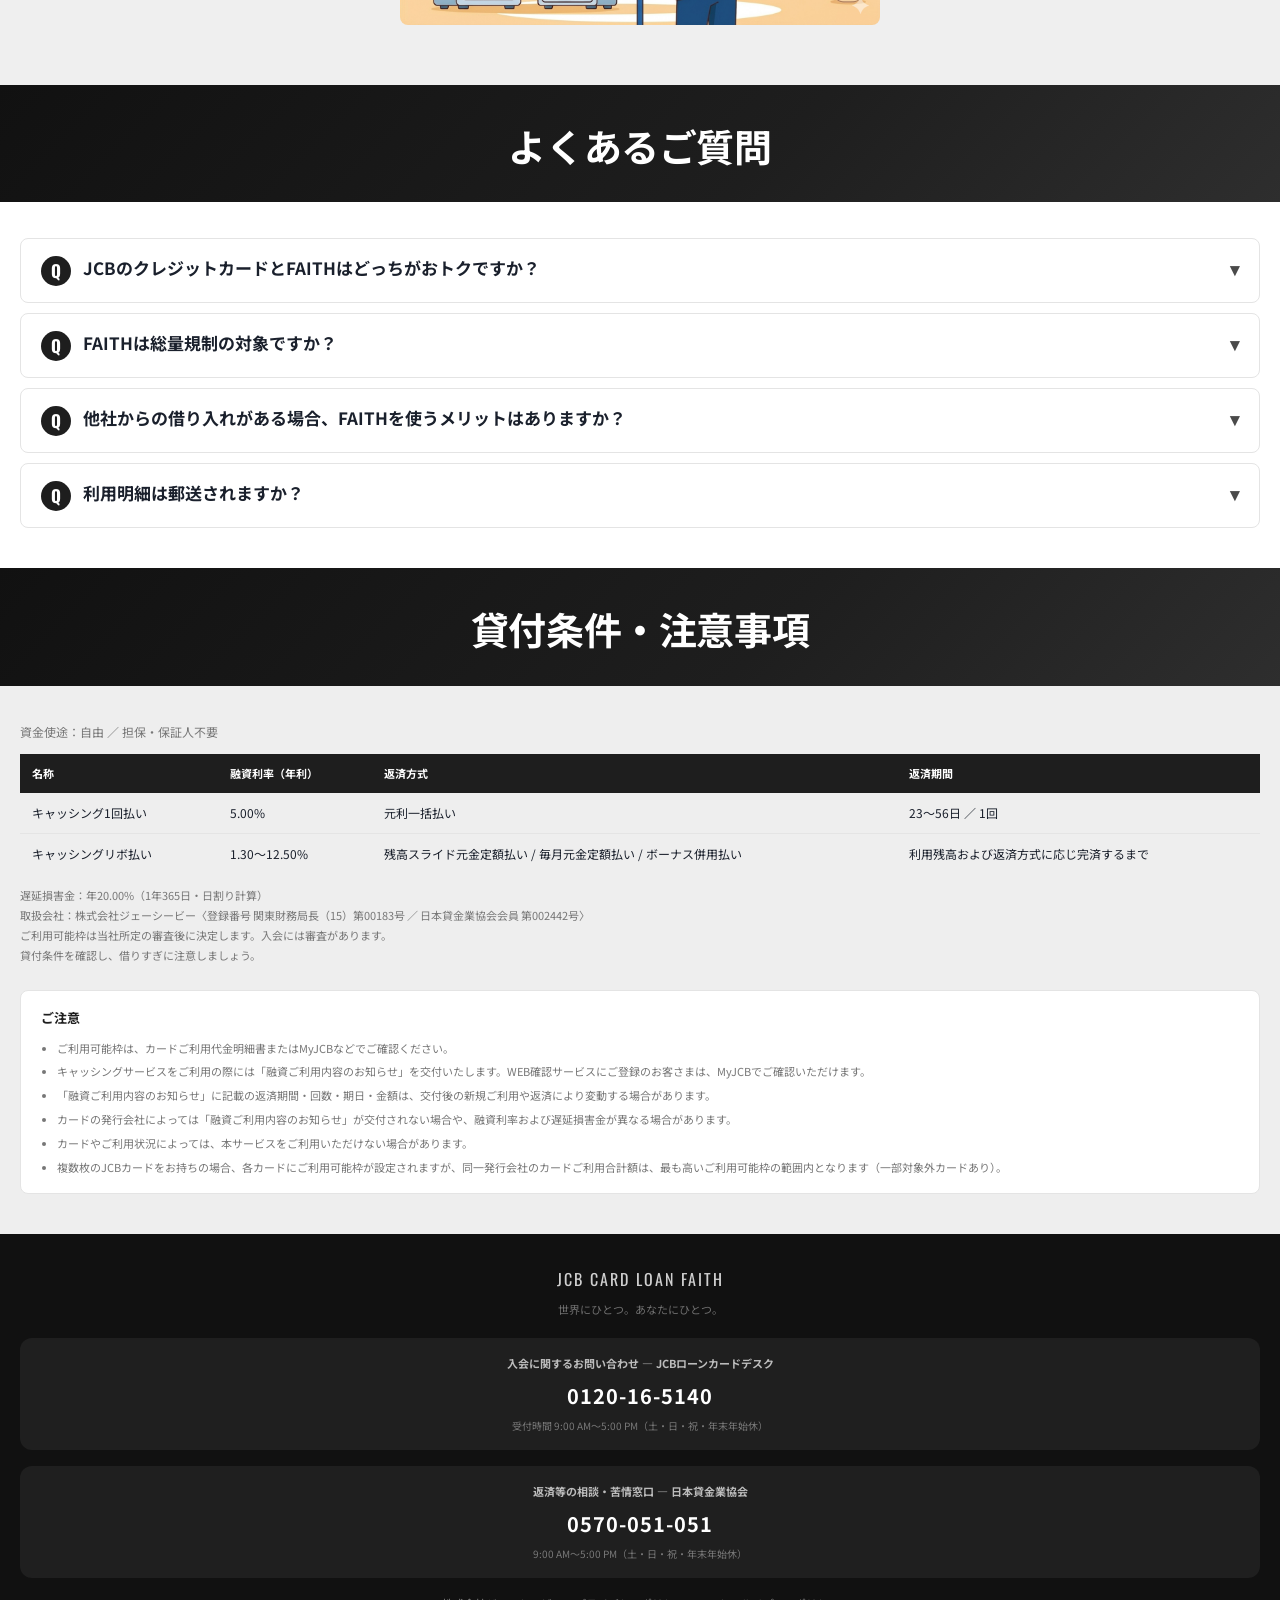
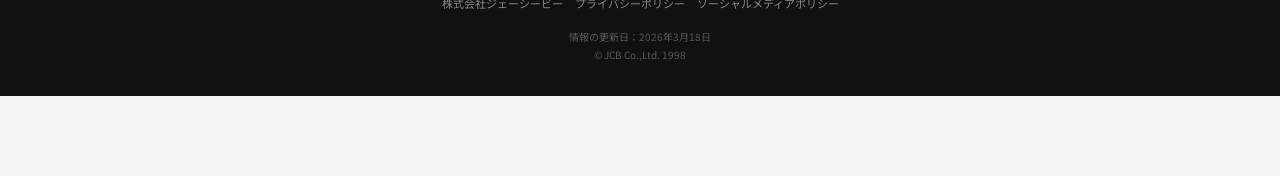
<file: faith/index.html>
<!DOCTYPE html>
<html lang="ja">
<head>
<meta charset="UTF-8">
<meta name="viewport" content="width=device-width, initial-scale=1.0">
<title>JCB CARD LOAN FAITH — LP改善モック</title>
<link rel="preconnect" href="https://fonts.googleapis.com">
<link href="https://fonts.googleapis.com/css2?family=Noto+Sans+JP:wght@400;500;700;900&family=Oswald:wght@500;700&display=swap" rel="stylesheet">
<link rel="stylesheet" href="css/style.css">
</head>
<body>

<!-- TOP BAR -->
<div class="top-bar" id="topBar">
  <img src="images/JCB_logo.svg.png" alt="JCB" class="top-bar-logo">
</div>

<!-- HEADER -->
<header class="site-header" id="siteHeader">
  <div class="logo">
    JCB CARD LOAN <span>F A I T H</span>
  </div>
  <button class="hamburger" id="hamburgerBtn" aria-label="メニューを開く" onclick="toggleDrawer()">
    <span></span><span></span><span></span>
  </button>
</header>

<!-- ① FV -->
<section class="hero">
  <div class="hero-eyebrow">JCB CARD LOAN FAITH</div>
  <h1 class="fade-up">
    <span class="hero-h1-lead">1万円から900万円まで。WEBで申し込み完結。最短即日審査。
</span>
    <span class="hero-h1-bottom"><span class="hero-h1-jcb">JCB</span><span class="hero-h1-sub">のカードローン。</span></span>
  </h1>
  <p class="mock-disclaimer">このページは考えをお伝えするためのモックであり、最終形ではありません。</p>
  <div class="hero-features fade-up fade-up-1">
    <a class="hero-feature-item" href="#feature-rate">
      <div class="hero-feature-num">01</div>
      <div class="hero-feature-text">
        <strong>年利1.30〜12.50%の低金利</strong>
        <span>ご利用可能枠に応じた金利設定（JCB比）</span>
      </div>
      <div class="hero-feature-more">詳細を見る<svg width="12" height="12" viewBox="0 0 12 12" fill="none" xmlns="http://www.w3.org/2000/svg"><path d="M6 2v8M2.5 7l3.5 3.5L9.5 7" stroke="currentColor" stroke-width="1.5" stroke-linecap="round" stroke-linejoin="round"/></svg></div>
    </a>
    <a class="hero-feature-item" href="#feature-web">
      <div class="hero-feature-num">02</div>
      <div class="hero-feature-text">
        <strong>申し込みはWEB完結</strong>
        <span>24時間365日・最短即日審査・即日キャッシング</span>
      </div>
      <div class="hero-feature-more">詳細を見る<svg width="12" height="12" viewBox="0 0 12 12" fill="none" xmlns="http://www.w3.org/2000/svg"><path d="M6 2v8M2.5 7l3.5 3.5L9.5 7" stroke="currentColor" stroke-width="1.5" stroke-linecap="round" stroke-linejoin="round"/></svg></div>
    </a>
    <a class="hero-feature-item" href="#feature-atm">
      <div class="hero-feature-num">03</div>
      <div class="hero-feature-text">
        <strong>全国のATMで手数料無料</strong>
        <span>月3回まで出金手数料0円</span>
      </div>
      <div class="hero-feature-more">詳細を見る<svg width="12" height="12" viewBox="0 0 12 12" fill="none" xmlns="http://www.w3.org/2000/svg"><path d="M6 2v8M2.5 7l3.5 3.5L9.5 7" stroke="currentColor" stroke-width="1.5" stroke-linecap="round" stroke-linejoin="round"/></svg></div>
    </a>
  </div>

  <a href="#" class="btn-primary fade-up fade-up-2"><span class="apply-badge">最短即日審査</span>審査を申し込む</a>
  <p class="hero-note">20歳以上69歳以下、毎月安定した収入のある方が対象。審査結果によってはご希望に沿えない場合があります。</p>
</section>

<!-- キャンペーン -->
<!--div class="campaign-banner">
  <p>WEB新規申込限定！最大2.5ヵ月分の利息0円キャンペーン実施中</p>
  <small>参加登録不要。対象期間内にキャッシングリボ払いをご利用の場合、利息をキャッシュバックします。</small>
</div -->

<!-- お借り入れ可能額1秒簡易シミュレーション -->
<section class="diagnose-standalone" id="diagnose">
  <div class="diagnose-standalone-inner">
    <h2 class="diagnose-standalone-title">お借り入れ可能額<span>1秒簡易シミュレーション</span></h2>
    <p class="diagnose-standalone-sub">年収とほかのローンで返済中の金額から、借り入れ可能見込額を簡単チェック</p>
    <div class="diagnose-section">
      <div class="diagnose-inner">
        <div class="diagnose-row">
          <div class="diagnose-field">
            <label>年収</label>
            <select id="income">
              <option value="">選択してください</option>
              <option value="100">〜100万円</option>
              <option value="200">100万円〜200万円</option>
              <option value="300">200万円〜300万円</option>
              <option value="400">300万円〜400万円</option>
              <option value="500">400万円〜500万円</option>
              <option value="600">500万円〜600万円</option>
              <option value="700">600万円〜700万円</option>
              <option value="800">700万円〜800万円</option>
              <option value="900">800万円〜900万円</option>
              <option value="1000">900万円〜1,000万円</option>
              <option value="1000">1,000万円以上</option>
            </select>
          </div>
          <div class="diagnose-field">
            <label>ほかのローンで返済中の金額</label>
            <select id="debt">
              <option value="">選択してください</option>
              <option value="10">〜10万円</option>
              <option value="50">10万円〜50万円</option>
              <option value="100">50万円〜100万円</option>
              <option value="150">100万円〜150万円</option>
              <option value="200">150万円〜200万円</option>
              <option value="250">200万円〜250万円</option>
              <option value="300">250万円〜300万円</option>
              <option value="300">300万円以上</option>
            </select>
          </div>
          <button class="btn-diagnose" onclick="runDiagnose()">借入可能金額を見る</button>
        </div>
        <p class="diagnose-note">※対象：20歳以上69歳以下・毎月安定収入がある方</p>
        <div class="diagnose-result" id="diagnoseResult">
          <p class="result-label">お借り入れ可能見込額</p>
          <p class="result-amount" id="resultAmount">—</p>
          <a href="#" class="btn-apply-sm"><span class="apply-badge">最短即日審査</span>審査を申し込む</a>
        </div>
      </div>
    </div>
  </div>
</section>

<!-- FAITHとは -->
<section class="about-section" id="about">
  <div class="section-heading" data-en="ABOUT">
    <h2>JCBのカードローン 「FAITH」とは？</h2>
  </div>
  <p class="about-catch">最大900万円のゆとりを、JCBの信頼とともに持ち歩く。</p>

  <div class="about-card-block">
    <div class="about-card-visual">
      <img src="images/368-a-el.gif" alt="JCB FAITH カード券面">
    </div>
    <p class="about-card-copy">FAITHのカードで<br>いつものクレジットカードのように<br>ATMでお金を引き出せる。</p>
  </div>

  <div class="about-transfer-box">
    <p class="about-transfer-lead">お急ぎの方は<strong>「キャッシング振り込みサービス」</strong></p>
    <p class="about-transfer-desc">「キャッシング振り込みサービス」はFAITHのカードがお手元に届く前に、お金を指定口座に振り込むサービスです。<br>審査通過後であれば、いつでもご利用いただけます。</p>
    <ul class="about-transfer-list">
      <li>手数料ゼロ</li>
      <li>審査通過後であれば24時間365日WEB（会員サービスMyJCB）もしくは電話でお申し込み可能</li>
    </ul>
  </div>

  <div class="benefits-grid about-grid">
    <div class="benefit-tile">
      <div class="benefit-title">1万円から、あなた専用の「予備のお財布」</div>
      <p class="benefit-desc">最低借入額は1万円から。ちょっとしたピンチにも気軽に使えます。</p>
    </div>
    <div class="benefit-tile">
      <div class="benefit-title">最大900万円の強力なバックアップ</div>
      <p class="benefit-desc">大きな出費にも対応。限度額が大きいほど金利が下がる納得の仕組みです。</p>
    </div>
    <div class="benefit-tile">
      <div class="benefit-title">物理カードがあるから、どこでも現金を。</div>
      <p class="benefit-desc">全国15万台以上のATMに対応。いざという時、目の前のATMで確実に現金が手に入ります。</p>
    </div>
    <div class="benefit-tile">
      <div class="benefit-title">使った分だけ返せばOK、枠は何度でも復活</div>
      <p class="benefit-desc">借りて、返して、また借りる。返済した元金の分だけ、再び自由に使えるようになります。</p>
    </div>
    <div class="benefit-tile">
      <div class="benefit-title">「ちょっと借り」に強い、年利5.00％</div>
      <p class="benefit-desc">5万円までの「1回払い」なら超低金利。翌月返せる少額利用に最適です。</p>
    </div>
    <div class="benefit-tile">
      <div class="benefit-title">年会費・入会金は「ずっと0円」</div>
      <p class="benefit-desc">使わなければ1円もかかりません。持っているだけで安心な「お守り」になります。</p>
    </div>
    <div class="benefit-tile">
      <div class="benefit-title">スマホひとつで即座に口座へ</div>
      <p class="benefit-desc">カードを使わなくても、アプリから最短数十秒で自分の口座へ振り込み可能です。</p>
    </div>
  </div>
  <div class="about-video">
    <a href="https://youtu.be/TNvodet74Rc" target="_blank" rel="noopener">
      <img src="images/img_youtube.png" alt="JCBのカードローン 「FAITH」とは？">
    </a>
  </div>
</section>

<!-- FAITHが選ばれる理由 タイル -->
<section class="benefits-section" id="benefits">
  <div class="features-heading">
    <p class="features-heading-sub">初めてでも安心</p>
    <h2>FAITHが選ばれる理由</h2>
  </div>
  <div class="benefits-grid">

    <a href="#feature-rate" class="benefit-tile benefit-tile--link">
      <div class="benefit-title">年利1.30〜12.50%の低金利</div>
      <p class="benefit-desc">一般的なカードローン（15〜18%）より低く設定。毎月の返済額も総支払額も抑えられます。</p>
      <span class="benefit-more">詳細を見る ↓</span>
    </a>

    <a href="#feature-web" class="benefit-tile benefit-tile--link">
      <div class="benefit-title">書類提出なし、WEB完結</div>
      <p class="benefit-desc">申し込みから審査まですべてWEB完結。WEBで口座設定すれば本人確認書類も不要。</p>
      <span class="benefit-more">詳細を見る ↓</span>
    </a>

    <a href="#feature-atm" class="benefit-tile benefit-tile--link">
      <div class="benefit-title">振込手数料無料</div>
      <p class="benefit-desc">返済は口座自動引き落とし。ATMでの返済も月3回まで出金手数料0円。</p>
      <span class="benefit-more">詳細を見る ↓</span>
    </a>

    <div class="benefit-tile">
      <div class="benefit-title">在籍確認の電話は原則なし</div>
      <p class="benefit-desc">勤め先への電話連絡は原則不要。審査状況によって連絡が必要な場合も、第三者に知られません。</p>
    </div>

    <div class="benefit-tile">
      <div class="benefit-title">24時間365日いつでも申込</div>
      <p class="benefit-desc">深夜でも休日でも、スマートフォンからいつでも申し込めます。誰かに見られる心配もありません。</p>
    </div>

    <div class="benefit-tile">
      <div class="benefit-title">カード到着前でも受け取れる</div>
      <p class="benefit-desc">審査完了後、キャッシング振込サービスを利用すれば最短数十秒で口座にお振り込み。</p>
    </div>

    <div class="benefit-tile">
      <div class="benefit-title">明細は原則郵送なし</div>
      <p class="benefit-desc">明細は「MyJCB」でWEB確認。自宅に書類が届かないため、家族の目を気にせず利用できます。</p>
    </div>

    <div class="benefit-tile">
      <div class="benefit-title">国際ブランドJCBならではの安心</div>
      <p class="benefit-desc">消費者金融ではなくJCB自身が取り扱うカードローン。国際ブランドの信頼と安心感で、初めての方も安心してご利用いただけます。</p>
    </div>

  </div>

</section>

<!-- 3つの特長 詳細 -->
<section class="features-section" id="features">
  <div class="feature-cards">

    <!-- 特長1: 低金利 -->
    <div class="feature-card" id="feature-rate">
      <div class="feature-card-header">
        <div class="feature-num"><span class="feature-num-label">特長</span><span class="feature-num-dot">.</span><span class="feature-num-n">01</span></div>
        <h3>年利1.30〜12.50%の低金利<br><span style="font-size:12px;font-weight:400;opacity:.8;">（JCB比）ご利用可能枠に応じた金利設定</span></h3>
      </div>
      <div class="feature-card-body">
        <table class="rate-table">
          <thead><tr><th>ご利用可能枠（限度額）</th><th>融資利率（年利）</th></tr></thead>
          <tbody>
            <tr><td>900万円</td><td class="rate-val">1.30%</td></tr>
            <tr><td>700〜899万円</td><td class="rate-val">3.30%</td></tr>
            <tr><td>500〜699万円</td><td class="rate-val">4.40%</td></tr>
            <tr><td>400〜499万円</td><td class="rate-val">6.20%</td></tr>
            <tr><td>350〜399万円</td><td class="rate-val">6.90%</td></tr>
            <tr><td>250〜349万円</td><td class="rate-val">8.00%</td></tr>
            <tr><td>150〜249万円</td><td class="rate-val">10.50%</td></tr>
            <tr><td>〜149万円</td><td class="rate-val">12.50%</td></tr>
          </tbody>
        </table>
        <p style="font-size:11px;color:var(--text-muted);margin-bottom:14px;">※ キャッシングリボ払いの場合。ご利用可能枠内の借り入れであれば融資利率（年利）は一定です。</p>

        <p style="font-size:12px;font-weight:700;color:var(--navy);margin-bottom:8px;">JCBクレジットカードとの比較（15万円を借りた場合）</p>
        <div class="comparison-box">
          <div class="compare-row">
            <div class="compare-col faith">
              <div class="label">FAITH</div>
              <div class="rate">10.50%</div>
              <div class="total">返済総額 177,191円</div>
            </div>
            <div class="compare-divider">vs</div>
            <div class="compare-col">
              <div class="label">JCBクレジットカード</div>
              <div class="rate">18.00%</div>
              <div class="total">返済総額 186,635円</div>
            </div>
          </div>
          <div class="saving-badge">FAITHなら 9,444円おトク！</div>
        </div>
        <p style="font-size:11px;color:var(--text-muted);margin-top:10px;">※シミュレーション結果は実際のお支払い金額と異なる場合があります。</p>

        <div class="notice-box" style="margin-top:14px;">
          <strong>5万円までの借り入れならキャッシング1回払いで金利5.00％：</strong>5万円以内の借り入れであれば、キャッシング1回払いを融資利率（金利）5.00％で利用できます。借り入れたお金を一括で返済する必要はありますが、キャッシングリボ払いやクレジットカードのキャッシングよりも低い融資利率（金利）で借り入れできます（JCB比）。
        </div>
        <div class="notice-box" style="margin-top:8px;">
          <strong>他社借り入れがある方へ：</strong>低金利のFAITHに借り換えることで、返済額を抑えられる可能性があります。複数の借り入れを1社にまとめることで返済管理もシンプルになります。
        </div>
      </div>
    </div>

    <!-- 特長2: WEB完結 -->
    <div class="feature-card" id="feature-web">
      <div class="feature-card-header">
        <div class="feature-num"><span class="feature-num-label">特長</span><span class="feature-num-dot">.</span><span class="feature-num-n">02</span></div>
        <h3>申し込みはWEB完結<br><span style="font-size:12px;font-weight:400;opacity:.8;">24時間365日・最短即日審査・即日キャッシング</span></h3>
      </div>
      <div class="feature-card-body">
        <ul class="feature-list">
          <li>24時間365日いつでもWEBで申し込み可能</li>
          <li>審査は最短即日で完了</li>
          <li>審査後、最短即日で借り入れ可能</li>
          <li>書類提出なし・電話なし（原則）</li>
          <li>キャッシング振込サービスで<strong>カード到着前でも借り入れ可能</strong></li>
        </ul>
        <div class="notice-box" style="margin-top:14px;">
          <strong>キャッシング振込サービス：</strong>WEB・電話でお申し込み後、最短数十秒で指定口座へお振り込み。振込手数料無料。口座の残高不足や急な入用の際に便利です。
        </div>
      </div>
    </div>

    <!-- 特長3: ATM -->
    <div class="feature-card" id="feature-atm">
      <div class="feature-card-header">
        <div class="feature-num"><span class="feature-num-label">特長</span><span class="feature-num-dot">.</span><span class="feature-num-n">03</span></div>
        <h3>全国のATMで手数料無料<br><span style="font-size:12px;font-weight:400;opacity:.8;">月3回まで出金手数料0円（ATM出金手数料のみ対象）</span></h3>
      </div>
      <div class="feature-card-body">
        <div class="atm-grid">
          <p class="atm-grid-title">手数料が無料になる主なATM設置店舗例</p>
          <div class="atm-box">
            <h4>金融機関ATM</h4>
            <ul>
              <li>都市銀行</li>
              <li>地方銀行</li>
              <li>ゆうちょ銀行</li>
              <li>信用金庫</li>
            </ul>
          </div>
          <div class="atm-box">
            <h4>コンビニATM</h4>
            <ul>
              <li>セブン‐イレブン</li>
              <li>ファミリーマート</li>
              <li>ミニストップ</li>
              <li>ローソン</li>
            </ul>
          </div>
        </div>
        <p style="font-size:11px;color:var(--text-muted);">※上の対象ATMは一例です。</p>
      </div>
    </div>

  </div>
</section>

<!-- 例えばこんなシーンに -->
<section class="scene-section" id="scene">
  <div class="section-heading" data-en="SCENE">
    <h2>例えばこんなシーンに</h2>
  </div>
  <div class="scene-grid">

    <div class="scene-card">
      <div class="scene-img-wrap">
        <img src="images/scene_medical.png" alt="急な医療・歯科治療費" loading="lazy">
      </div>
      <div class="scene-body">
        <h3 class="scene-title">急な医療・歯科治療費</h3>
        <p class="scene-desc">インプラントや矯正など、保険が効かない歯科治療や、急な入院・手術の自己負担額。まとまった費用が突然必要になるシーンで、すぐに用意できるFAITHが役立ちます。</p>
      </div>
    </div>

    <div class="scene-card">
      <div class="scene-img-wrap">
        <img src="images/scene_celebrate.png" alt="冠婚葬祭の急な出費" loading="lazy">
      </div>
      <div class="scene-body">
        <h3 class="scene-title">冠婚葬祭の急な出費</h3>
        <p class="scene-desc">訃報は突然やってきます。葬儀費用や香典、遠方への交通費など、準備できていなかった出費に。お祝い事のご祝儀やお祝いの場への参加費用も同様です。</p>
      </div>
    </div>

    <div class="scene-card">
      <div class="scene-img-wrap">
        <img src="images/scene_electricdevice.png" alt="家電・設備の急な故障" loading="lazy">
      </div>
      <div class="scene-body">
        <h3 class="scene-title">家電・設備の急な故障</h3>
        <p class="scene-desc">冷蔵庫やエアコン、給湯器など、壊れたらすぐに替えなければならない家電の買い替え費用に。「次の給料日まで待てない」急ぎの出費に対応できます。</p>
      </div>
    </div>

    <div class="scene-card">
      <div class="scene-img-wrap">
        <img src="images/scene_move.png" alt="引越し・敷金礼金の一時費用" loading="lazy">
      </div>
      <div class="scene-body">
        <h3 class="scene-title">引越し・敷金礼金の一時費用</h3>
        <p class="scene-desc">転勤や住環境の変化で急に引越しが決まったとき、敷金・礼金・引越し業者費用など初期費用がまとめて必要になります。給料日前でもすぐに動けます。</p>
      </div>
    </div>

    <div class="scene-card">
      <div class="scene-img-wrap">
        <img src="images/scene_car_trouble.png" alt="車の修理・車検費用" loading="lazy">
      </div>
      <div class="scene-body">
        <h3 class="scene-title">車の修理・車検費用</h3>
        <p class="scene-desc">事故や故障による急な修理代、予想より高くなった車検費用など。車がないと生活できない方にとって、待ったなしの出費です。</p>
      </div>
    </div>

    <div class="scene-card">
      <div class="scene-img-wrap">
        <img src="images/scene_education.png" alt="教育関連の一時費用" loading="lazy">
      </div>
      <div class="scene-body">
        <h3 class="scene-title">教育関連の一時費用</h3>
        <p class="scene-desc">入学金や教材費、資格・スクールの受講料など、時期が決まっていて待てない教育費用に。奨学金の振り込みまでのつなぎ資金としても活用できます。</p>
      </div>
    </div>

    <div class="scene-card">
      <div class="scene-img-wrap">
        <img src="images/scene_merge.png" alt="他社ローンの借り換え" loading="lazy">
      </div>
      <div class="scene-body">
        <h3 class="scene-title">他社ローンの借り換え</h3>
        <p class="scene-desc">複数の借り入れを金利の低いFAITHにまとめることで、毎月の返済額と利息の総額を抑えられる可能性があります。返済先を一本化して、家計の見通しを立てやすくします。</p>
      </div>
    </div>

  </div>
</section>

<!-- ④ 借りる Q&A -->
<section class="qa-section borrow" id="borrow">
  <div class="section-heading" data-en="BORROWING">
    <h2>借りる</h2>
  </div>
  <p class="section-lead">申し込みから審査まですべてWEBで完結。<br>必要な額を、必要なタイミングで用意できます。</p>

  <div class="qa-list">
    <div class="qa-item open">
      <button class="qa-question" onclick="toggleQA(this)">
        <span class="q-mark">Q</span>
        いくらから借りられますか？
        <span class="qa-arrow">▾</span>
      </button>
      <div class="qa-answer">
        <div class="qa-answer-inner">
          ご利用可能枠（限度額）は審査のうえで決定します。枠の金額によって適用される金利が異なり、枠内の借り入れであれば融資利率（年利）は一定です。なお、最大限度額は900万円（年利1.30%）です。
        </div>
      </div>
    </div>

    <div class="qa-item">
      <button class="qa-question" onclick="toggleQA(this)">
        <span class="q-mark">Q</span>
        年収はいくらぐらい必要ですか？
        <span class="qa-arrow">▾</span>
      </button>
      <div class="qa-answer">
        <div class="qa-answer-inner">
          カードローンの審査はさまざまな要素をもとに行われるため、一概に年収がいくら以上と言えるものではありません。JCBの申し込み基準は「20歳以上69歳以下で、ご本人に毎月安定した収入のある方」としています。
        </div>
      </div>
    </div>

    <div class="qa-item">
      <button class="qa-question" onclick="toggleQA(this)">
        <span class="q-mark">Q</span>
        手元にお金が届くのはいつですか？
        <span class="qa-arrow">▾</span>
      </button>
      <div class="qa-answer">
        <div class="qa-answer-inner">
          審査完了後、最短即日で借り入れが可能です。全国のATMからの引き出し、またはキャッシング振込サービス（WEB・電話で申込）を利用すれば最短数十秒で口座にお振り込みされます。カード到着前でも振込サービスをご利用いただけます。
        </div>
      </div>
    </div>

    <div class="qa-item">
      <button class="qa-question" onclick="toggleQA(this)">
        <span class="q-mark">Q</span>
        審査の期間と、何が審査されますか？
        <span class="qa-arrow">▾</span>
      </button>
      <div class="qa-answer">
        <div class="qa-answer-inner">
          審査は最短即日で完了します。審査では年収・他社借入状況・雇用形態・信用情報などをもとに、ご利用可能枠や可否を判断します。なお、WEBで口座振替設定をすれば、本人確認書類の提出が不要になります。
        </div>
      </div>
    </div>

    <div class="qa-item">
      <button class="qa-question" onclick="toggleQA(this)">
        <span class="q-mark">Q</span>
        借入金額によって金利は変わりますか？
        <span class="qa-arrow">▾</span>
      </button>
      <div class="qa-answer">
        <div class="qa-answer-inner">
          実際に借りた金額ではなく、審査で決定した「ご利用可能枠（限度額）」によって金利が決まります。ご利用可能枠内での借り入れであれば、借入金額に関わらず融資利率（年利）は一定です。
        </div>
      </div>
    </div>

    <div class="qa-item">
      <button class="qa-question" onclick="toggleQA(this)">
        <span class="q-mark">Q</span>
        年利1.30〜12.50%は業界的に高い？低い？
        <span class="qa-arrow">▾</span>
      </button>
      <div class="qa-answer">
        <div class="qa-answer-inner">
          一般的なカードローンの上限金利は15〜18%程度です。JCBのクレジットカードのキャッシングリボ払いも年利15〜18%であることに対し、FAITHは年利1.30〜12.50%（JCB比）と低く設定されています。同じJCBでもキャッシングカードを切り替えるだけで返済総額を抑えることが可能です。
        </div>
      </div>
    </div>

    <div class="qa-item">
      <button class="qa-question" onclick="toggleQA(this)">
        <span class="q-mark">Q</span>
        申込に必要な書類は何ですか？
        <span class="qa-arrow">▾</span>
      </button>
      <div class="qa-answer">
        <div class="qa-answer-inner">
          <p class="req-case-label">WEB申し込みの場合</p>
          <ul class="req-doc-list">
            <li>
              <span class="req-doc-main">口座情報を確認できるもの（キャッシュカード・預金通帳等）</span>
              <span class="req-doc-note">WEBで口座設定をすれば、本人確認書類の提出が不要です。</span>
            </li>
            <li>
              <span class="req-doc-main">収入証明書類（希望枠または他社との合計が50万円超・100万円超の場合）</span>
              <span class="req-doc-note">例：源泉徴収票、課税証明書、給与明細書等</span>
            </li>
          </ul>
        </div>
      </div>
    </div>

    <div class="qa-item">
      <button class="qa-question" onclick="toggleQA(this)">
        <span class="q-mark">Q</span>
        会社への在籍確認はありますか？
        <span class="qa-arrow">▾</span>
      </button>
      <div class="qa-answer">
        <div class="qa-answer-inner">
          原則、電話での在籍確認は行いません。ただし審査状況（申し込み内容に不備がある場合を含む）により、連絡するケースがあります。その場合も、申し込み者様以外の方にカードローンの申し込みが知られることはありません（プライバシーに配慮した形で連絡されます）。
        </div>
      </div>
    </div>

    <div class="qa-item">
      <button class="qa-question" onclick="toggleQA(this)">
        <span class="q-mark">Q</span>
        在籍確認の電話をしないでもらうことはできますか？
        <span class="qa-arrow">▾</span>
      </button>
      <div class="qa-answer">
        <div class="qa-answer-inner">
          申し訳ございません。電話連絡の有無をお客様が選ぶことはできず、審査状況により在籍確認をする場合があります。なお、プライバシーに配慮して、申し込み者様以外の方にカードローンの申し込みが知られることはありません。
        </div>
      </div>
    </div>
  </div>
</section>

<!-- ⑤ 返済する Q&A -->
<section class="qa-section repay" id="repay">
  <div class="section-heading" data-en="REPAYMENT">
    <h2>返済する</h2>
  </div>
  <p class="section-lead">返済は口座自動引き落としだから、忘れる心配がありません。<br>シミュレーションで毎月の返済額を確認しながら、無理のない計画を立てましょう。</p>

  <!-- 返済シミュレーション -->
  <div class="diagnose-standalone-inner" style="margin-bottom:24px;">
    <h2 class="diagnose-standalone-title">返済金額・返済期間<span>シミュレーション</span></h2>
    <p class="diagnose-standalone-sub">借入金額・返済期間を入力して、毎月の返済額と総返済額を確認</p>
  </div>
  <div class="simulate-section">
    <div class="simulate-row">
      <div class="simulate-field">
        <label>お借入れ金額</label>
        <div class="simulate-input-wrap">
          <input type="number" id="simAmount" placeholder="例：500000" min="0" step="10000" oninput="updateSimRate()">
          <span class="simulate-unit">円</span>
        </div>
      </div>
      <div class="simulate-field simulate-field--rate">
        <label>適用年利</label>
        <div class="simulate-rate-box" id="simRateBox">金額を入力</div>
      </div>
      <div class="simulate-field">
        <label>返済希望期間</label>
        <select id="simPeriod">
          <option value="">選択してください</option>
          <option value="1">1ヵ月</option>
          <option value="2">2ヵ月</option>
          <option value="3">3ヵ月</option>
          <option value="4">4ヵ月</option>
          <option value="5">5ヵ月</option>
          <option value="6">6ヵ月</option>
          <option value="7">7ヵ月</option>
          <option value="8">8ヵ月</option>
          <option value="9">9ヵ月</option>
          <option value="10">10ヵ月</option>
          <option value="11">11ヵ月</option>
          <option value="12">12ヵ月</option>
          <option value="13">13ヵ月</option>
          <option value="14">14ヵ月</option>
          <option value="15">15ヵ月</option>
          <option value="16">16ヵ月</option>
          <option value="17">17ヵ月</option>
          <option value="18">18ヵ月</option>
          <option value="19">19ヵ月</option>
          <option value="20">20ヵ月</option>
          <option value="21">21ヵ月</option>
          <option value="22">22ヵ月</option>
          <option value="23">23ヵ月</option>
          <option value="24">24ヵ月</option>
        </select>
      </div>
      <button class="btn-simulate" onclick="runSimulate()">計算する</button>
    </div>
    <p class="simulate-note">※元利均等返済方式での試算です。実際の返済額とは異なる場合があります。</p>
    <div class="simulate-result" id="simulateResult">
      <table class="sim-result-table">
        <tbody>
          <tr><th>借入金額</th><td id="simResAmount"></td></tr>
          <tr><th>借入金利（年利）</th><td id="simResRate"></td></tr>
          <tr class="sim-res-highlight"><th>毎月の返済額</th><td id="simResMonthly"></td></tr>
          <tr><th>返済月数</th><td id="simResPeriod"></td></tr>
          <tr><th>返済総額</th><td id="simResTotal"></td></tr>
          <tr><th>利息総額</th><td id="simResInterest"></td></tr>
        </tbody>
      </table>
      <a href="#" class="btn-apply-sm" style="margin-top:16px;"><span class="apply-badge">最短即日審査</span>審査を申し込む</a>
    </div>
  </div>

  <div class="qa-list">
    <div class="qa-item">
      <button class="qa-question" onclick="toggleQA(this)">
        <span class="q-mark">Q</span>
        どうやって返済しますか？いつまでに必要ですか？
        <span class="qa-arrow">▾</span>
      </button>
      <div class="qa-answer">
        <div class="qa-answer-inner">
          返済は毎月10日に、登録された口座から自動引き落としです。キャッシングリボ払いは残高スライド式（残高に応じた元金定額払い）で、余裕があるときに一括返済も可能です（早期返済でその分利息もおトク）。キャッシング1回払いは翌月1回での返済（23〜56日）です。
        </div>
      </div>
    </div>

    <div class="qa-item">
      <button class="qa-question" onclick="toggleQA(this)">
        <span class="q-mark">Q</span>
        余裕があるときに一括で返済することはできますか？
        <span class="qa-arrow">▾</span>
      </button>
      <div class="qa-answer">
        <div class="qa-answer-inner">
          はい、一括での返済は可能です。早めに返済するとその分の利息もおトクになります。
        </div>
      </div>
    </div>

    <div class="qa-item">
      <button class="qa-question" onclick="toggleQA(this)">
        <span class="q-mark">Q</span>
        返済時の振込手数料はかかりますか？
        <span class="qa-arrow">▾</span>
      </button>
      <div class="qa-answer">
        <div class="qa-answer-inner">
          口座自動引き落としによる返済のため、振込手数料は発生しません。ATMでの返済も月3回まで出金手数料が無料です（ATM出金手数料のみ）。
        </div>
      </div>
    </div>

    <div class="qa-item">
      <button class="qa-question" onclick="toggleQA(this)">
        <span class="q-mark">Q</span>
        返済回数や1回あたりの返済金額は自分で決められますか？
        <span class="qa-arrow">▾</span>
      </button>
      <div class="qa-answer">
        <div class="qa-answer-inner">
          キャッシングリボ払いは残高スライド（標準）元金定額払いのほか、毎月元金定額払い・ボーナス併用払いが選択できます。例えば、10万円を毎月3万円の元金定額払いで返済する場合、初回を含め4ヵ月で完済となります。一括返済も随時可能です。
        </div>
      </div>
    </div>

    <div class="qa-item">
      <button class="qa-question" onclick="toggleQA(this)">
        <span class="q-mark">Q</span>
        返済が遅れた・できない場合はどうなりますか？
        <span class="qa-arrow">▾</span>
      </button>
      <div class="qa-answer">
        <div class="qa-answer-inner">
          返済が遅れた場合、遅延期間に応じて遅延損害金（年20.00%、日割り計算）が発生します。また、信用情報機関に遅延情報が登録される可能性があります。返済が難しくなった場合は早めにJCBローンカードデスク（0120-16-5140）にご相談ください。
        </div>
      </div>
    </div>
  </div>
</section>

<!-- ⑥ 申込フロー -->
<section class="flow-section" id="flow">
  <div class="section-heading" data-en="HOW IT WORKS">
    <h2>申し込みからご利用の流れ</h2>
  </div>

  <div class="flow-cards">
    <div class="flow-card">
      <div class="flow-card-top">
        <div class="flow-step-num">STEP<span>1</span></div>
        <div class="flow-card-content">
          <h4>申し込み</h4>
          <p>WEBで最短5分で申し込み完了。口座振替をWEBで設定すれば本人確認書類の提出が不要です。24時間365日申し込み可能。</p>
        </div>
      </div>
      <img src="images/step_01.png" alt="STEP1 申し込み" class="flow-step-img" loading="lazy">
    </div>
    <div class="flow-card">
      <div class="flow-card-top">
        <div class="flow-step-num">STEP<span>2</span></div>
        <div class="flow-card-content">
          <h4>審査完了・カード到着</h4>
          <p>審査は最短即日で完了。審査結果はメールでお知らせ。後日、登録住所にカードが届きます。カード到着前でもキャッシング振込サービスで借り入れ可能です。</p>
        </div>
      </div>
      <img src="images/step_02.png" alt="STEP2 審査完了・カード到着" class="flow-step-img" loading="lazy">
    </div>
    <div class="flow-card">
      <div class="flow-card-top">
        <div class="flow-step-num">STEP<span>3</span></div>
        <div class="flow-card-content">
          <h4>お借り入れ</h4>
          <p>最短数十秒でお借り入れ可能。WEB・電話の「キャッシング振込サービス」または全国のATMからご利用いただけます。</p>
        </div>
      </div>
      <img src="images/step_03.png" alt="STEP3 お借り入れ" class="flow-step-img" loading="lazy">
    </div>
    <div class="flow-card">
      <div class="flow-card-top">
        <div class="flow-step-num">STEP<span>4</span></div>
        <div class="flow-card-content">
          <h4>ご返済</h4>
          <p>毎月10日に指定口座より自動引き落とし。一括返済も可能で、早期返済でその分利息がおトクになります。</p>
        </div>
      </div>
      <img src="images/step_04.png" alt="STEP4 ご返済" class="flow-step-img" loading="lazy">
    </div>
  </div>
</section>

<!-- ⑦ よくあるご質問（補完） -->
<section class="faq-section" id="faq">
  <div class="section-heading" data-en="FAQ">
    <h2>よくあるご質問</h2>
  </div>

  <div class="qa-list">
    <div class="qa-item">
      <button class="qa-question" onclick="toggleQA(this)">
        <span class="q-mark">Q</span>
        JCBのクレジットカードとFAITHはどっちがおトクですか？
        <span class="qa-arrow">▾</span>
      </button>
      <div class="qa-answer">
        <div class="qa-answer-inner">
          FAITHが圧倒的におトクです。JCBクレジットカードのキャッシングリボ払いは年利15〜18%ですが、FAITHは年利1.30〜12.50%（JCB比）です。15万円を借りた場合、返済総額でFAITHの方が約9,444円おトクになります（シミュレーション値）。
        </div>
      </div>
    </div>

    <div class="qa-item">
      <button class="qa-question" onclick="toggleQA(this)">
        <span class="q-mark">Q</span>
        FAITHは総量規制の対象ですか？
        <span class="qa-arrow">▾</span>
      </button>
      <div class="qa-answer">
        <div class="qa-answer-inner">
          はい、FAITHは総量規制の対象です。そのため、年収の3分の1を超える借り入れはできません。また、他社借入との合計が100万円を超える場合は収入証明書類の提出が必要になります。
        </div>
      </div>
    </div>

    <div class="qa-item">
      <button class="qa-question" onclick="toggleQA(this)">
        <span class="q-mark">Q</span>
        他社からの借り入れがある場合、FAITHを使うメリットはありますか？
        <span class="qa-arrow">▾</span>
      </button>
      <div class="qa-answer">
        <div class="qa-answer-inner">
          はい。低金利のFAITHへの借り換え・おまとめで返済額を抑えられる可能性があります。また、複数社からの借り入れをFAITH1社にまとめることで返済日の管理がシンプルになります。
        </div>
      </div>
    </div>

    <div class="qa-item">
      <button class="qa-question" onclick="toggleQA(this)">
        <span class="q-mark">Q</span>
        利用明細は郵送されますか？
        <span class="qa-arrow">▾</span>
      </button>
      <div class="qa-answer">
        <div class="qa-answer-inner">
          原則郵送されません。「カードご利用代金明細」および「融資ご利用内容のお知らせ」は会員専用WEBサービス「MyJCB」でご確認いただけます。郵送をご希望の場合はMyJCBの設定から変更可能です。
        </div>
      </div>
    </div>
  </div>
</section>

<!-- 申込条件・必要書類 -->

<!-- 貸付条件表 -->
<section class="loan-section" id="loan">
  <div class="section-heading" data-en="LOAN CONDITIONS">
    <h2>貸付条件・注意事項</h2>
  </div>
  <p style="font-size:12px;color:var(--text-muted);margin-bottom:12px;">資金使途：自由 ／ 担保・保証人不要</p>
  <table class="loan-table">
    <thead>
      <tr><th>名称</th><th>融資利率（年利）</th><th>返済方式</th><th>返済期間</th></tr>
    </thead>
    <tbody>
      <tr>
        <td>キャッシング1回払い</td>
        <td>5.00%</td>
        <td>元利一括払い</td>
        <td>23〜56日 ／ 1回</td>
      </tr>
      <tr>
        <td>キャッシングリボ払い</td>
        <td>1.30〜12.50%</td>
        <td>残高スライド元金定額払い / 毎月元金定額払い / ボーナス併用払い</td>
        <td>利用残高および返済方式に応じ完済するまで</td>
      </tr>
    </tbody>
  </table>
  <p class="loan-note">
    遅延損害金：年20.00%（1年365日・日割り計算）<br>
    取扱会社：株式会社ジェーシービー〈登録番号 関東財務局長（15）第00183号 ／ 日本貸金業協会会員 第002442号〉<br>
    ご利用可能枠は当社所定の審査後に決定します。入会には審査があります。<br>
    貸付条件を確認し、借りすぎに注意しましょう。
  </p>

  <div class="loan-caution">
    <h3 class="loan-caution-title">ご注意</h3>
    <ul class="loan-caution-list">
      <li>ご利用可能枠は、カードご利用代金明細書またはMyJCBなどでご確認ください。</li>
      <li>キャッシングサービスをご利用の際には「融資ご利用内容のお知らせ」を交付いたします。WEB確認サービスにご登録のお客さまは、MyJCBでご確認いただけます。</li>
      <li>「融資ご利用内容のお知らせ」に記載の返済期間・回数・期日・金額は、交付後の新規ご利用や返済により変動する場合があります。</li>
      <li>カードの発行会社によっては「融資ご利用内容のお知らせ」が交付されない場合や、融資利率および遅延損害金が異なる場合があります。</li>
      <li>カードやご利用状況によっては、本サービスをご利用いただけない場合があります。</li>
      <li>複数枚のJCBカードをお持ちの場合、各カードにご利用可能枠が設定されますが、同一発行会社のカードご利用合計額は、最も高いご利用可能枠の範囲内となります（一部対象外カードあり）。</li>
    </ul>
  </div>
</section>

<!-- FOOTER -->
<footer class="site-footer">
  <div class="footer-logo">JCB CARD LOAN FAITH</div>
  <p class="footer-tagline">世界にひとつ。あなたにひとつ。</p>

  <div class="footer-contact">
    <h4>入会に関するお問い合わせ — JCBローンカードデスク</h4>
    <div class="tel">0120-16-5140</div>
    <div class="hours">受付時間 9:00 AM〜5:00 PM（土・日・祝・年末年始休）</div>
  </div>
  <div class="footer-contact">
    <h4>返済等の相談・苦情窓口 — 日本貸金業協会</h4>
    <div class="tel">0570-051-051</div>
    <div class="hours">9:00 AM〜5:00 PM（土・日・祝・年末年始休）</div>
  </div>

  <div class="footer-links">
    <a href="#">株式会社ジェーシービー</a>
    <a href="#">プライバシーポリシー</a>
    <a href="#">ソーシャルメディアポリシー</a>
  </div>
  <p class="footer-notice">情報の更新日：2026年3月18日<br>© JCB Co.,Ltd. 1998</p>
</footer>

<!-- ⑧ 固定CTA -->
<div class="fixed-cta">
  <div class="cta-text">
    <strong>JCB CARD LOAN FAITH</strong>
    WEB完結・最短即日審査
  </div>
  <a href="#"><span class="apply-badge">最短即日審査</span>審査を申し込む</a>
</div>

<!-- DRAWER -->
<div class="drawer-overlay" id="drawerOverlay" onclick="closeDrawer()"></div>
<nav class="drawer" id="drawer" aria-label="サイトメニュー">
  <div class="drawer-header">
    <span class="drawer-logo">JCB CARD LOAN FAITH</span>
    <button class="drawer-close" onclick="closeDrawer()" aria-label="閉じる">✕</button>
  </div>
  <div class="drawer-nav">
    <a href="#benefits" onclick="event.preventDefault(); drawerNavTo('#benefits')">FAITHが選ばれる理由</a>
    <a href="#scene" onclick="event.preventDefault(); drawerNavTo('#scene')">例えばこんなシーンに</a>
    <a href="#borrow" onclick="event.preventDefault(); drawerNavTo('#borrow')">借りる</a>
    <a href="#repay" onclick="event.preventDefault(); drawerNavTo('#repay')">返済する</a>
    <a href="#flow" onclick="event.preventDefault(); drawerNavTo('#flow')">申し込みからご利用の流れ</a>
    <a href="#faq" onclick="event.preventDefault(); drawerNavTo('#faq')">よくあるご質問</a>
    <a href="#loan" onclick="event.preventDefault(); drawerNavTo('#loan')">貸付条件・注意事項</a>
  </div>
  <div class="drawer-cta">
    <a href="#" onclick="closeDrawer()">審査を申し込む</a>
  </div>
</nav>

<script>
// Top bar hide on scroll
(function() {
  const topBar = document.getElementById('topBar');
  const siteHeader = document.getElementById('siteHeader');
  window.addEventListener('scroll', function() {
    if (window.scrollY > 10) {
      topBar.classList.add('hidden');
      siteHeader.classList.add('scrolled');
    } else {
      topBar.classList.remove('hidden');
      siteHeader.classList.remove('scrolled');
    }
  });
})();

function toggleDrawer() {
  const btn = document.getElementById('hamburgerBtn');
  const drawer = document.getElementById('drawer');
  const overlay = document.getElementById('drawerOverlay');
  const isOpen = drawer.classList.toggle('open');
  btn.classList.toggle('open');
  overlay.classList.toggle('open');
  document.body.style.overflow = isOpen ? 'hidden' : '';
}

function closeDrawer() {
  document.getElementById('hamburgerBtn').classList.remove('open');
  document.getElementById('drawer').classList.remove('open');
  document.getElementById('drawerOverlay').classList.remove('open');
  document.body.style.overflow = '';
}

function drawerNavTo(href) {
  closeDrawer();
  setTimeout(function() {
    const target = document.querySelector(href);
    if (target) target.scrollIntoView({ behavior: 'smooth' });
  }, 300);
}

function toggleQA(btn) {
  const item = btn.closest('.qa-item');
  item.classList.toggle('open');
}

function getFaithRate(amountYen) {
  const man = amountYen / 10000;
  if (man >= 900) return 1.30;
  if (man >= 700) return 3.30;
  if (man >= 500) return 4.40;
  if (man >= 400) return 6.20;
  if (man >= 350) return 6.90;
  if (man >= 250) return 8.00;
  if (man >= 150) return 10.50;
  return 12.50;
}

function updateSimRate() {
  const amount = parseFloat(document.getElementById('simAmount').value) || 0;
  const box = document.getElementById('simRateBox');
  if (amount > 0) {
    box.textContent = getFaithRate(amount).toFixed(2) + '%';
    box.classList.add('has-value');
  } else {
    box.textContent = '金額を入力';
    box.classList.remove('has-value');
  }
}

function runSimulate() {
  const amount = parseFloat(document.getElementById('simAmount').value) || 0;
  const periodVal = document.getElementById('simPeriod').value;
  if (amount <= 0) { alert('お借入れ金額を入力してください。'); return; }
  if (!periodVal) { alert('返済希望期間を選択してください。'); return; }

  const n = parseInt(periodVal);
  const annualRate = getFaithRate(amount);
  const r = annualRate / 100 / 12;
  const monthly = r === 0
    ? Math.ceil(amount / n)
    : Math.ceil(amount * r * Math.pow(1 + r, n) / (Math.pow(1 + r, n) - 1));
  const total = monthly * n;
  const interest = total - amount;
  const fmt = v => v.toLocaleString('ja-JP') + ' 円';

  document.getElementById('simResAmount').textContent = fmt(amount);
  document.getElementById('simResRate').textContent = annualRate.toFixed(2) + ' %';
  document.getElementById('simResMonthly').textContent = fmt(monthly);
  document.getElementById('simResPeriod').textContent = n + ' ヵ月';
  document.getElementById('simResTotal').textContent = fmt(total);
  document.getElementById('simResInterest').textContent = fmt(interest);
  document.getElementById('simulateResult').classList.add('show');
}

function runDiagnose() {
  const incomeVal = document.getElementById('income').value;
  const debtVal   = document.getElementById('debt').value;
  const result = document.getElementById('diagnoseResult');
  const amount = document.getElementById('resultAmount');

  if (!incomeVal) {
    alert('年収を選択してください。');
    return;
  }
  if (!debtVal) {
    alert('ほかのローンで返済中の金額を選択してください。');
    return;
  }

  const income = parseFloat(incomeVal);
  const debt   = parseFloat(debtVal);
  const max = Math.max(0, Math.floor(income / 3) - debt);
  const capped = Math.min(max, 900);

  result.classList.add('show');
  if (capped > 0) {
    amount.textContent = '最大 ' + capped + ' 万円';
    amount.style.color = '#7DD3FA';
  } else {
    amount.textContent = '詳細審査が必要です';
    amount.style.color = '#FCA5A5';
  }
}
</script>

</body>
</html>
</file>
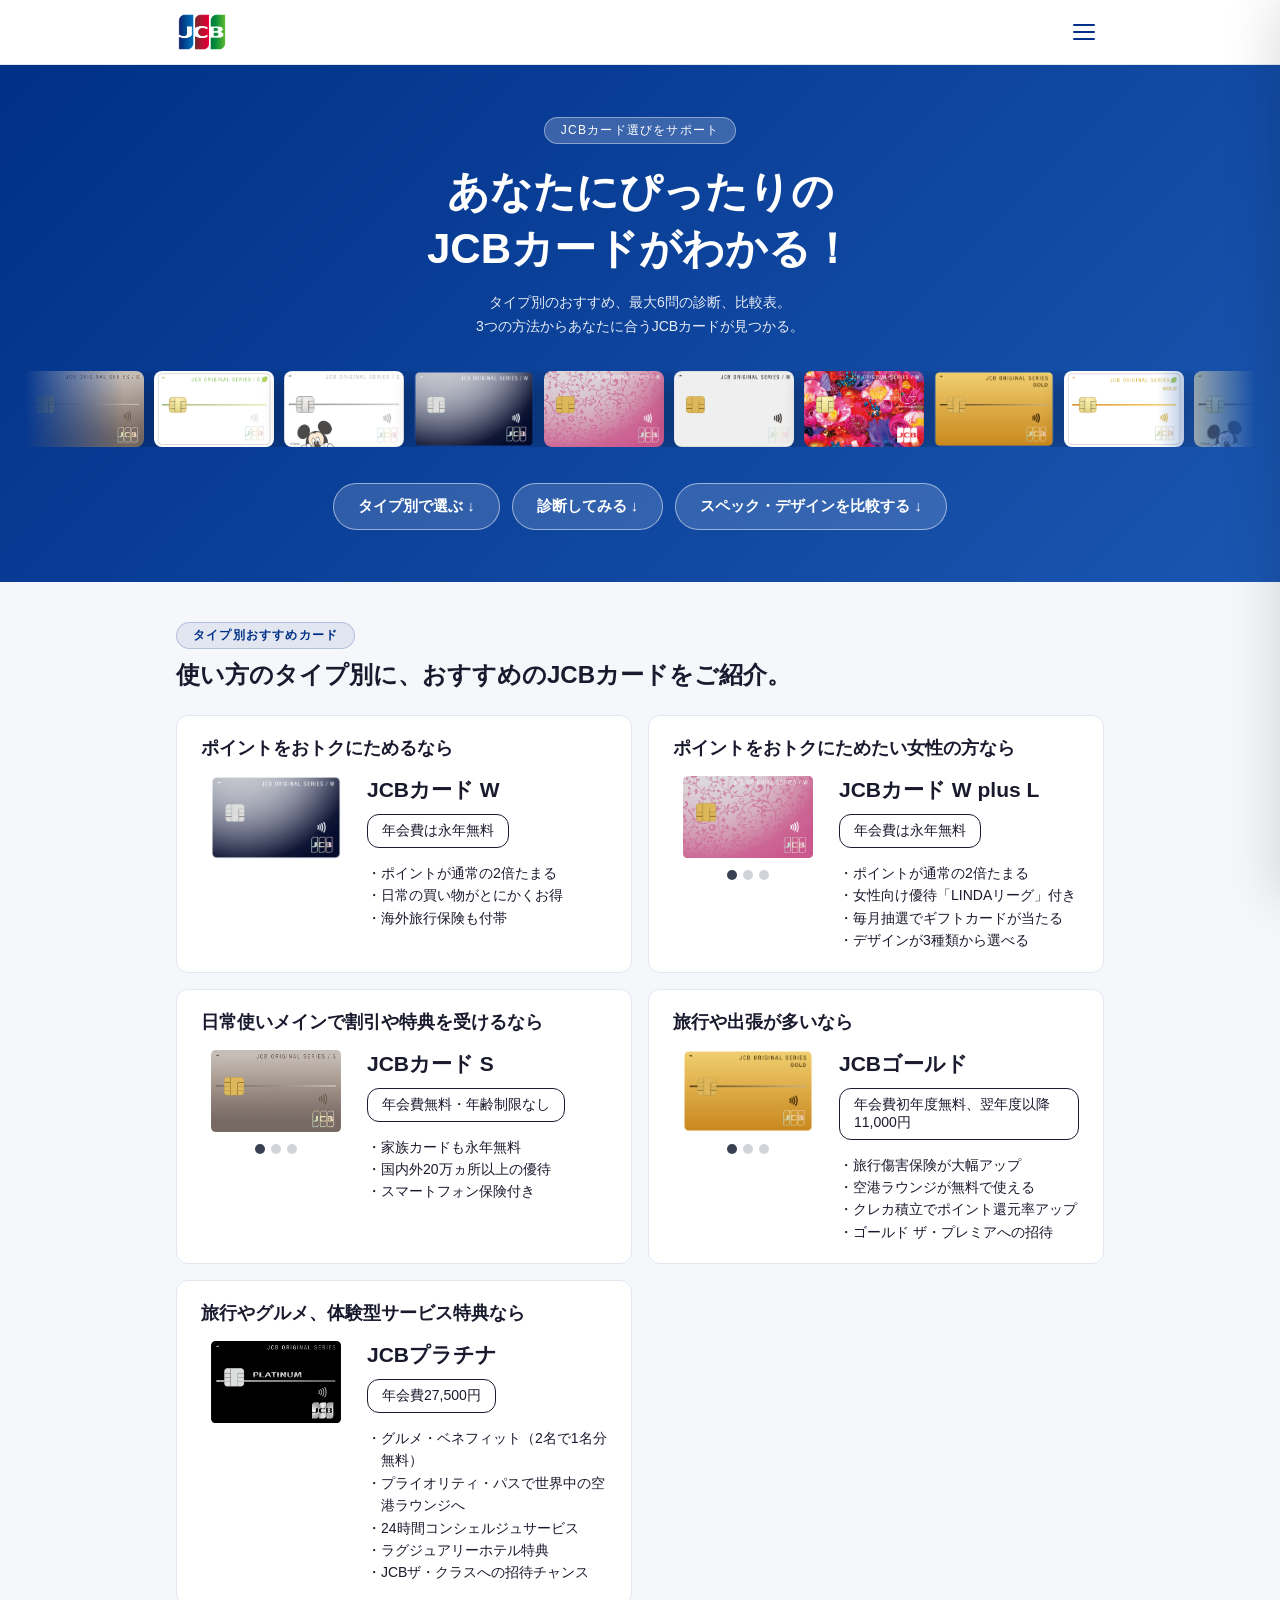
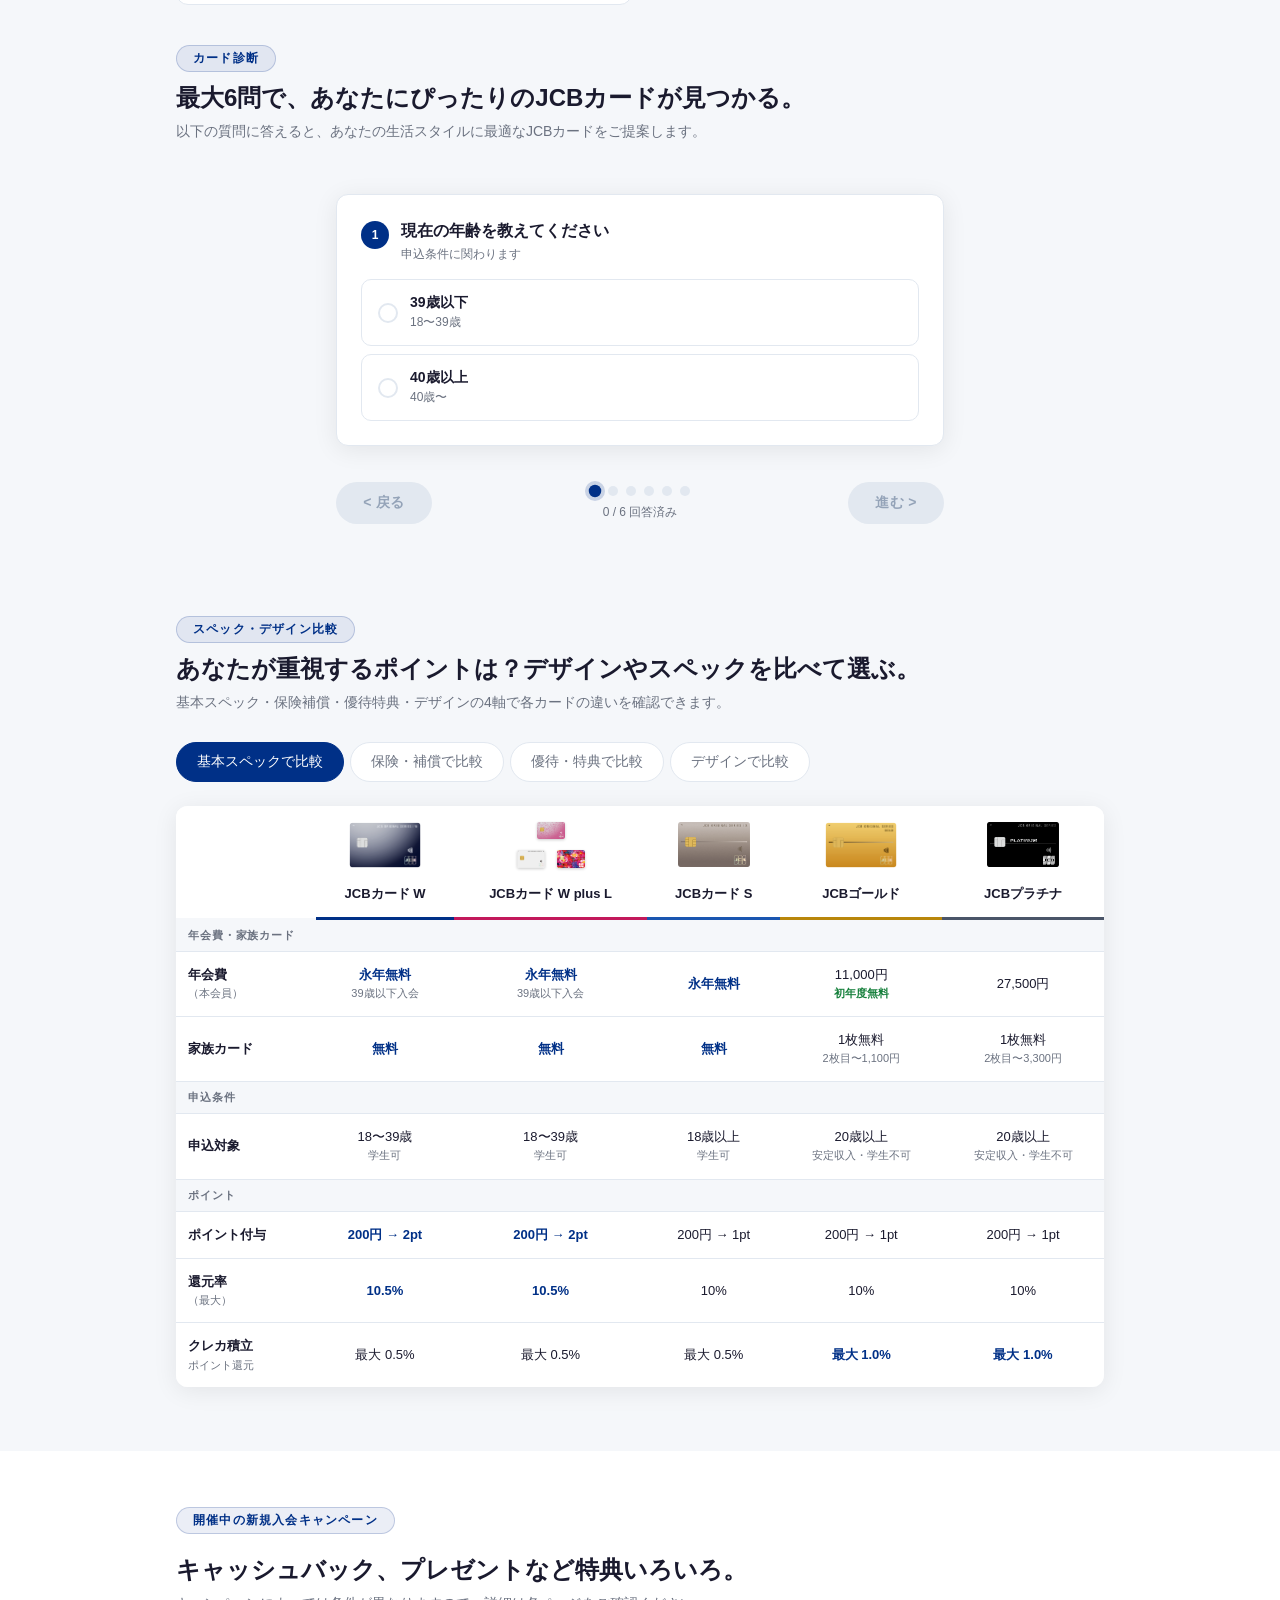
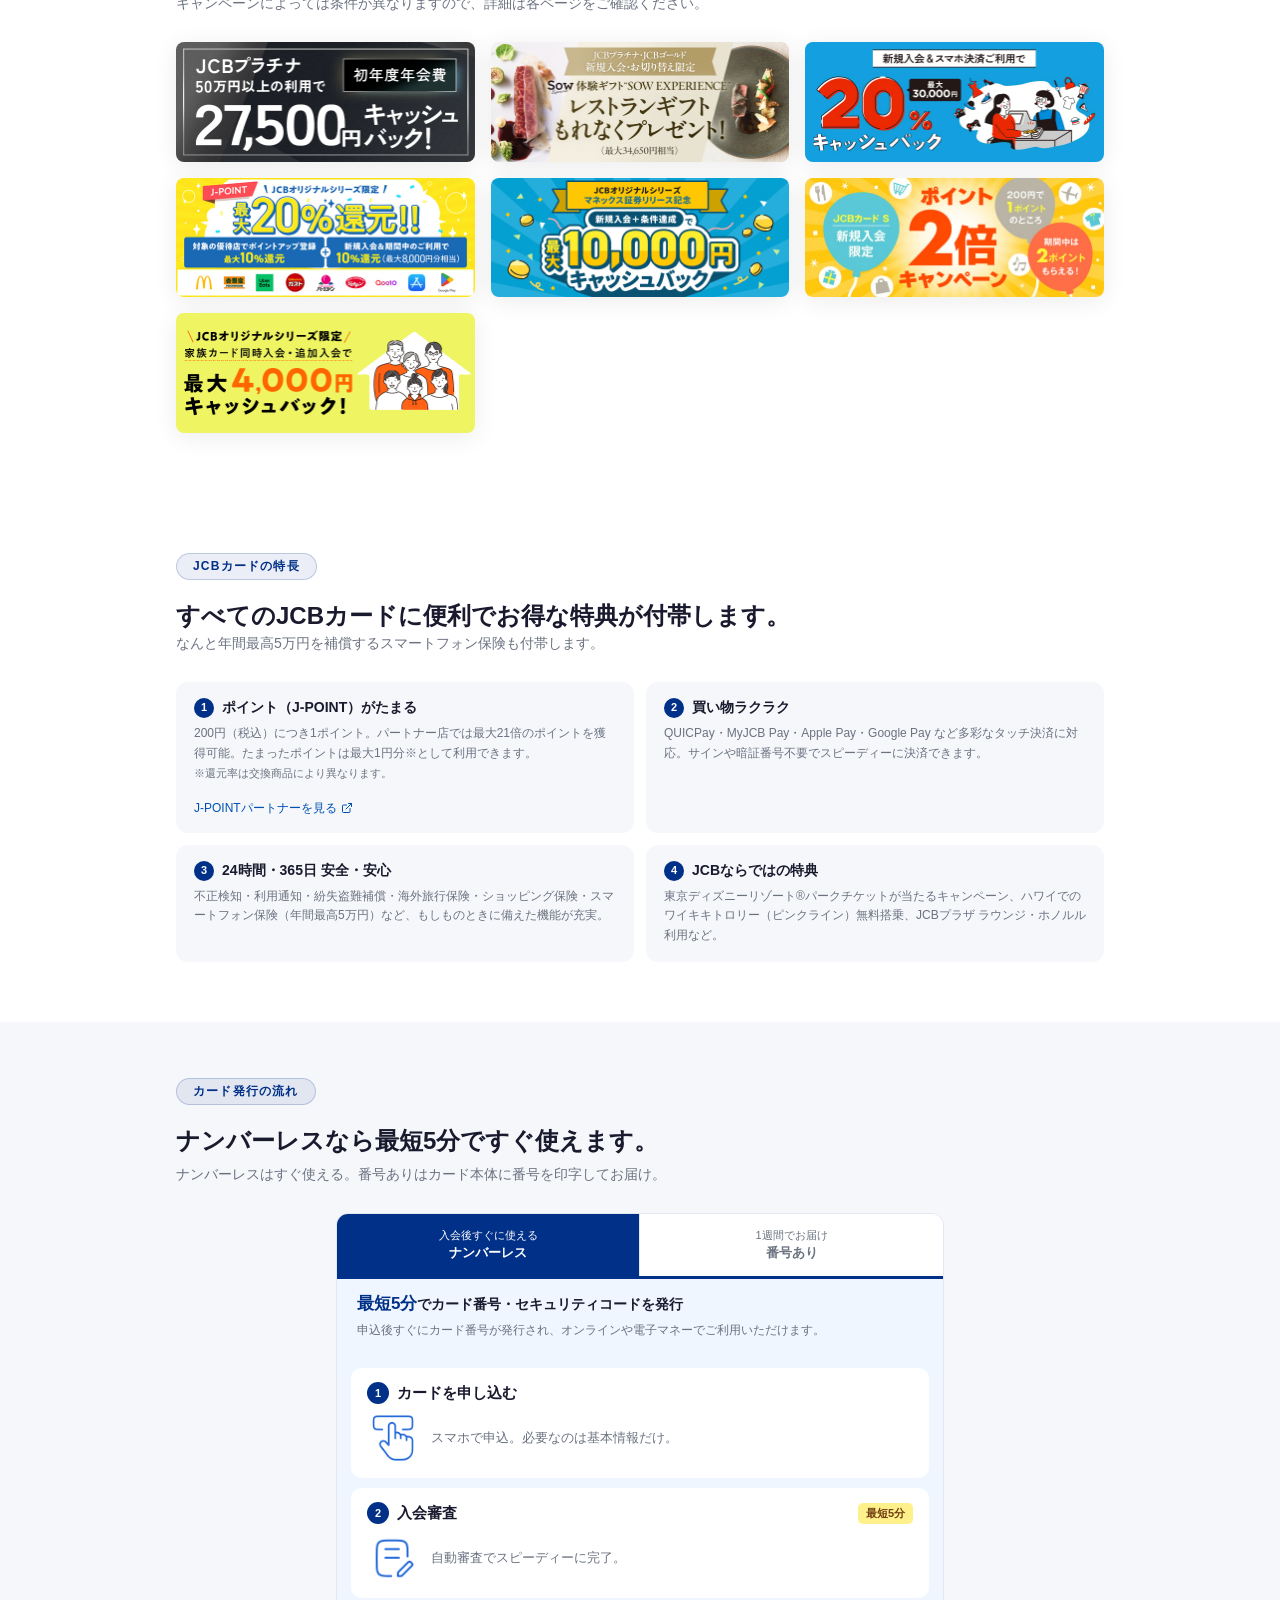
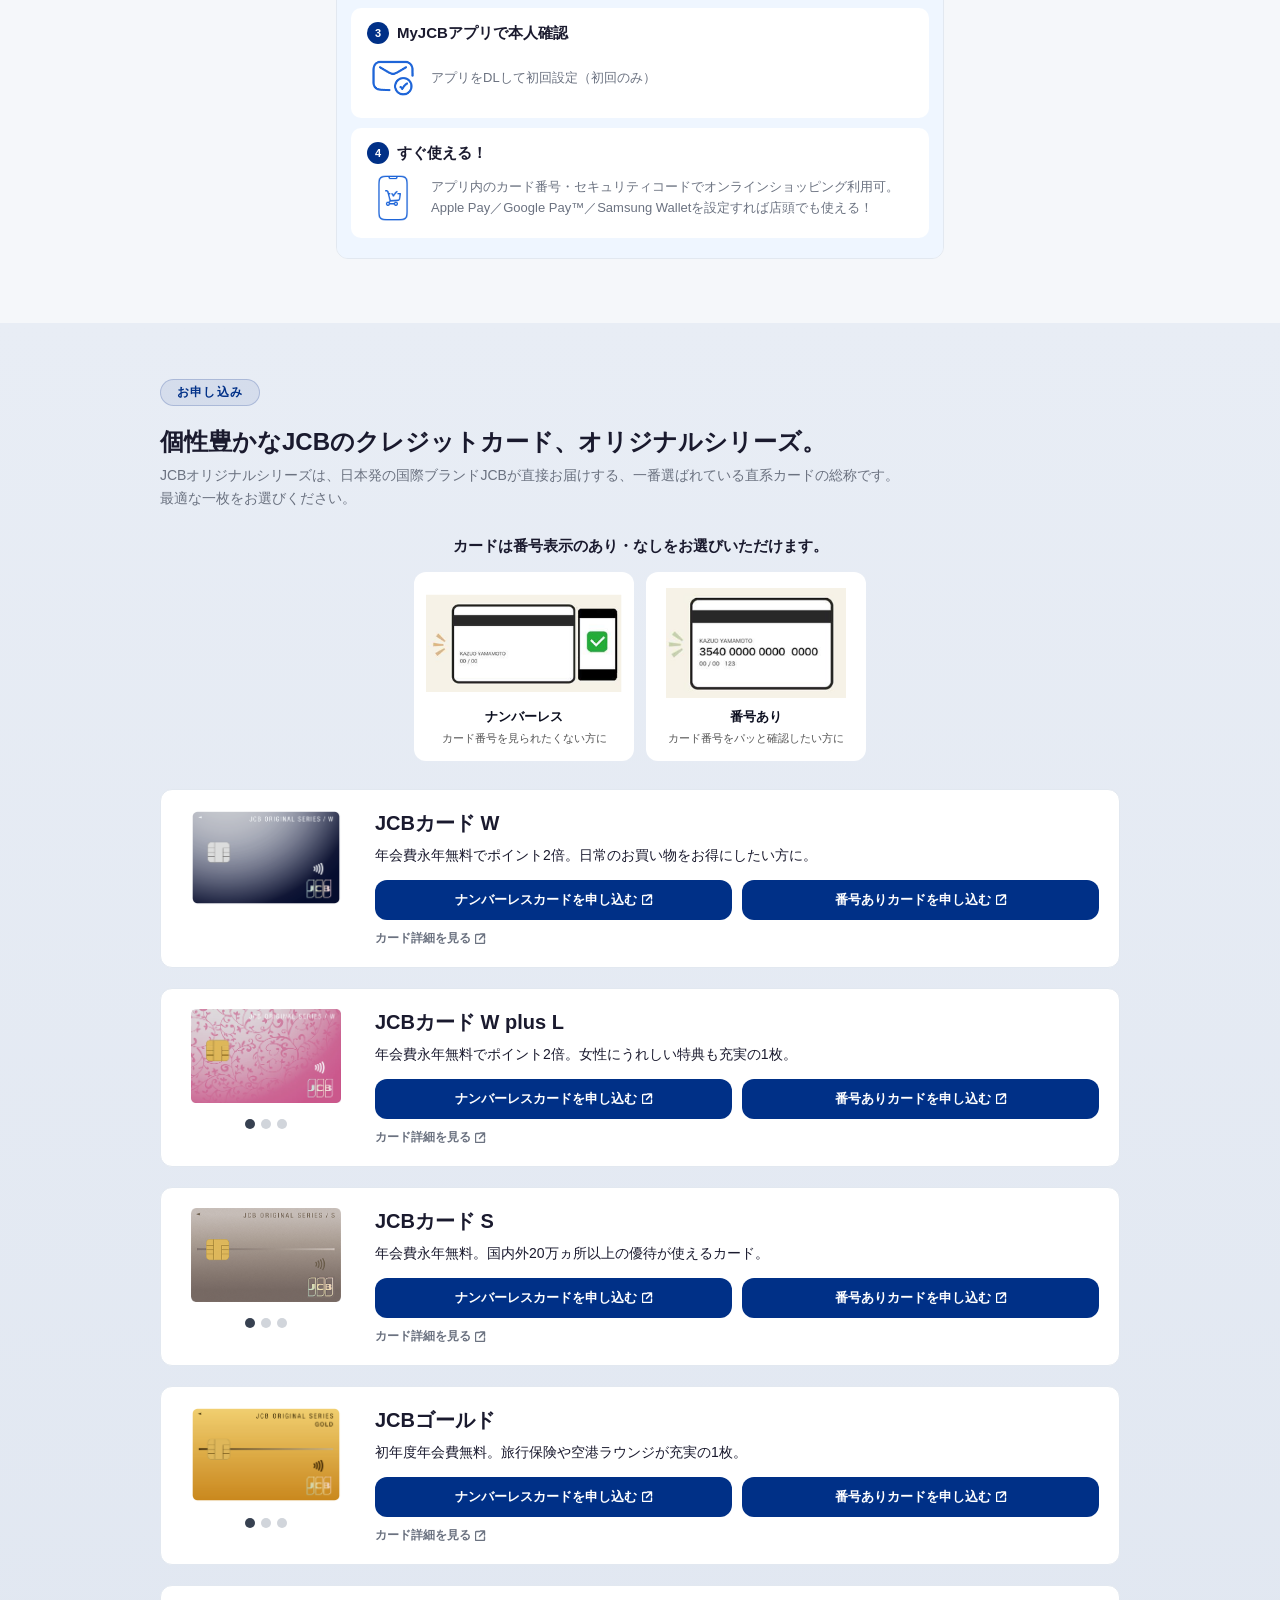
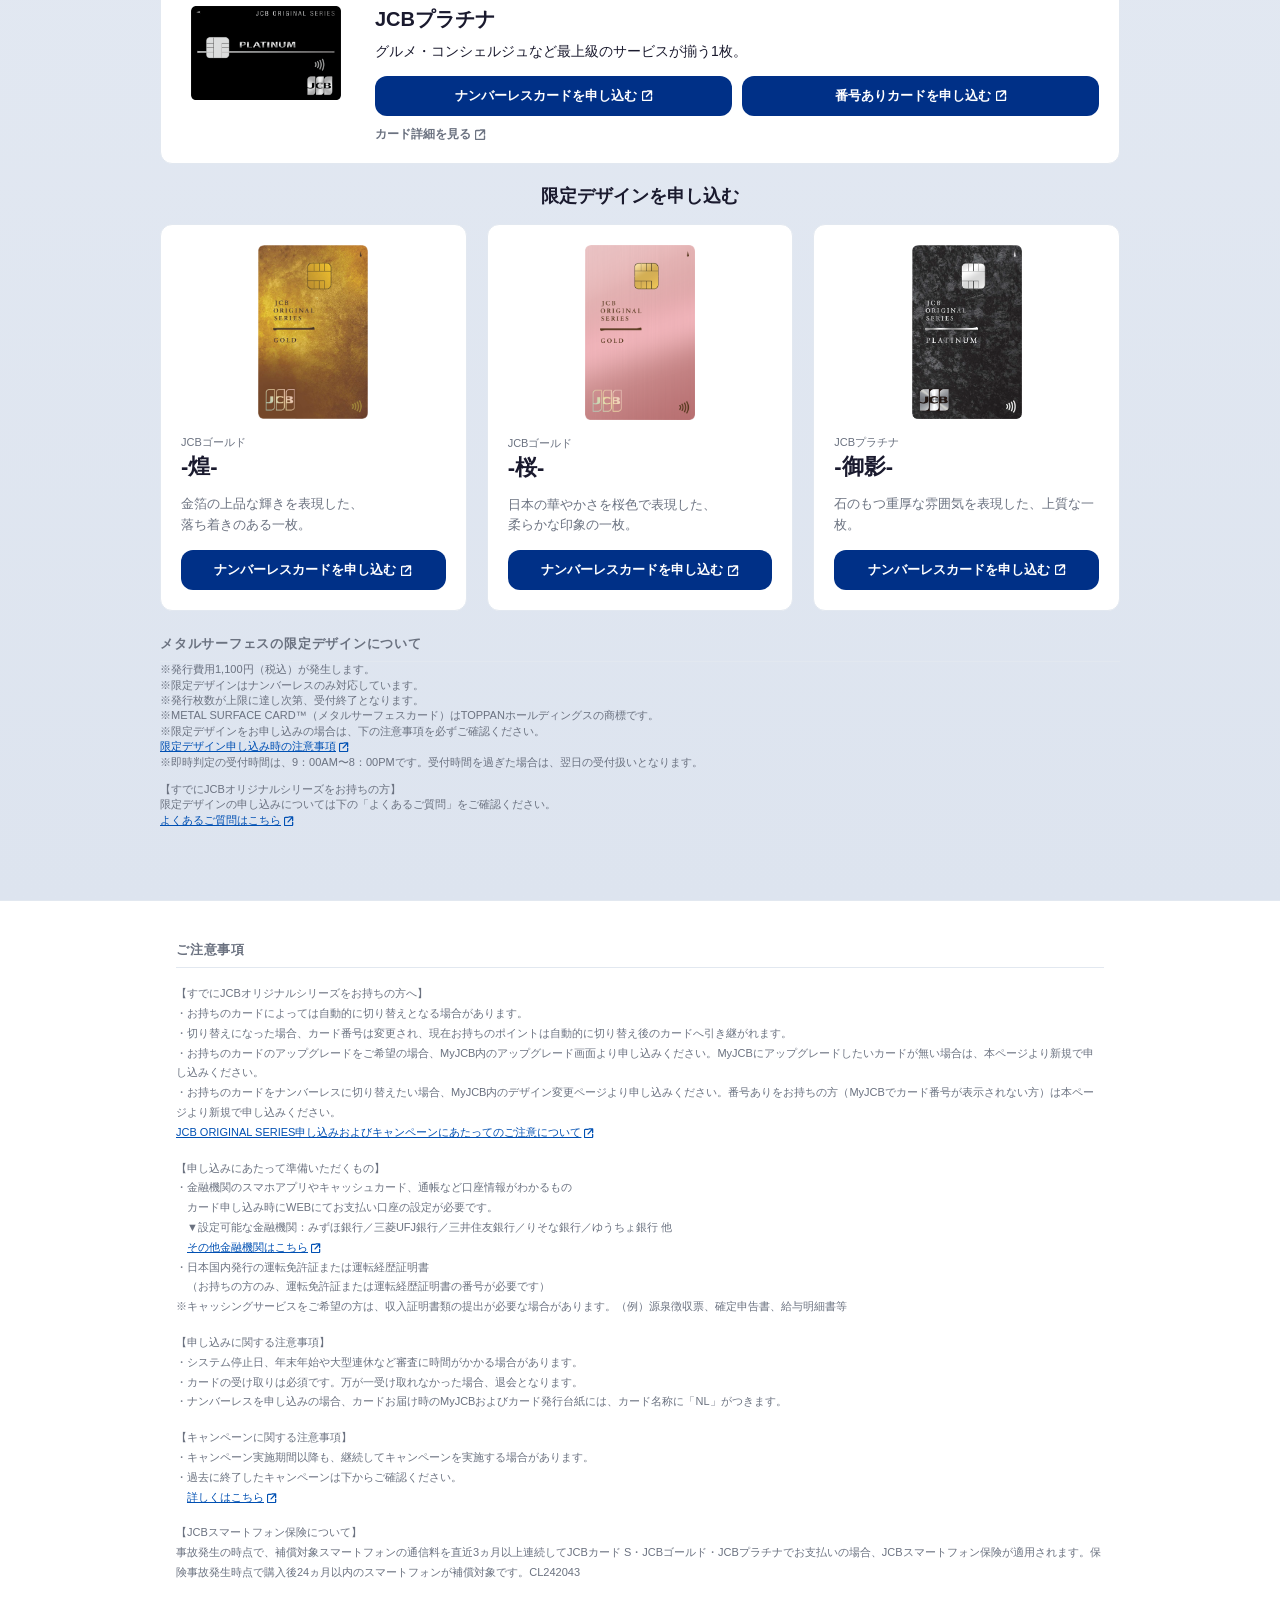
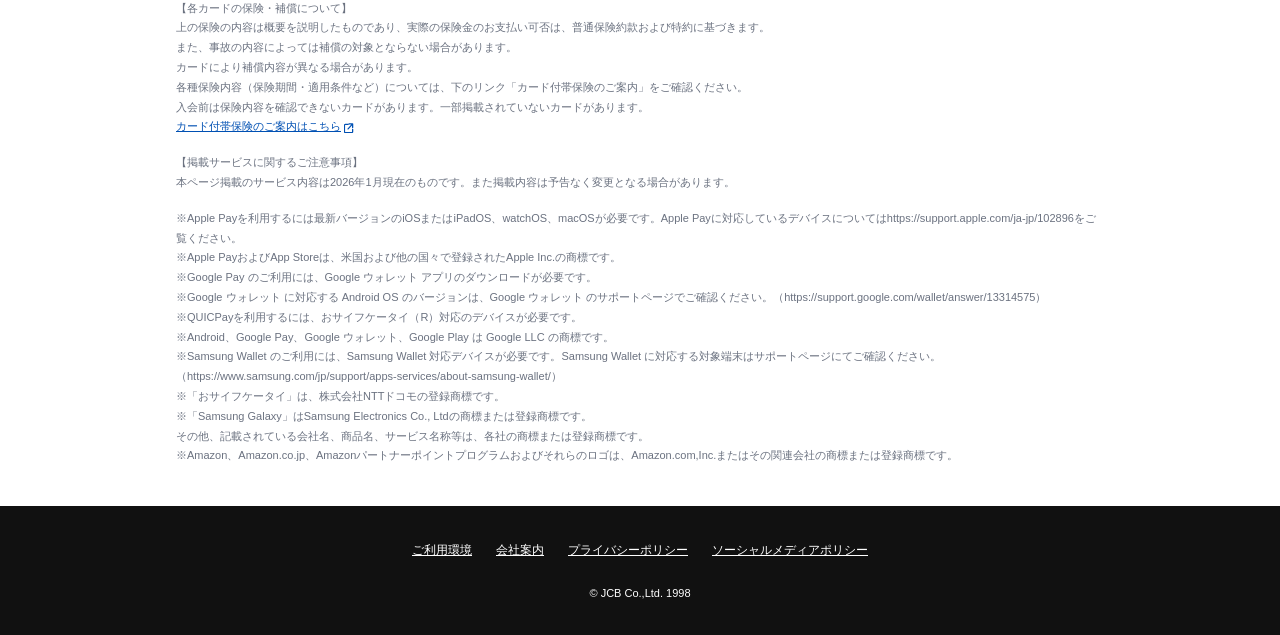
<file: omatome/index.html>
<!DOCTYPE html>
<html lang="ja">
<head>
  <meta charset="UTF-8">
  <meta name="viewport" content="width=device-width, initial-scale=1.0">
  <title>あなたにぴったりのJCBカードがわかる！</title>
  <link rel="stylesheet" href="./css/style.css">
</head>
<body>

<!-- ========================================
  SITE HEADER
======================================== -->
<header class="site-header" id="site-header">
  <div class="site-header-inner">
    <img src="./images/JCB_logo.svg.png" alt="JCB" class="site-logo">
    <button class="hamburger" id="hamburger" aria-label="メニュー">
      <span></span><span></span><span></span>
    </button>
  </div>
</header>
<div class="nav-overlay" id="nav-overlay"></div>
<div class="nav-drawer" id="nav-drawer">
  <div class="nav-drawer-label">MENU</div>
  <a href="#recommend">タイプ別おすすめカード</a>
  <a href="#diagnosis">カード診断</a>
  <a href="#compare">スペック・デザイン比較</a>
  <a href="#campaign">新規入会キャンペーン</a>
  <a href="#features">JCBカードの特長</a>
  <a href="#flow">カード発行の流れ</a>
  <a href="#apply" class="nav-drawer-apply">お申し込み</a>
</div>

<!-- ========================================
  SECTION 1: HERO
======================================== -->
<section class="hero" id="top">
  <div class="hero-eyebrow">JCBカード選びをサポート</div>
  <h1>あなたにぴったりの<br>JCBカードがわかる！</h1>
  <p class="hero-desc">タイプ別のおすすめ、最大6問の診断、比較表。<br>3つの方法からあなたに合うJCBカードが見つかる。</p>
  <div class="hero-cards">
    <div class="hero-cards-track">
      <div class="hero-card-chip"><img src="./images/card_s.png" alt="JCBカード S"></div>
      <div class="hero-card-chip"><img src="./images/card_s_biomass.jpg" alt="JCBカード S バイオマス"></div>
      <div class="hero-card-chip"><img src="./images/card_s_disney.jpg" alt="JCBカード S ディズニー"></div>
      <div class="hero-card-chip"><img src="./images/card_w.png" alt="JCBカード W"></div>
      <div class="hero-card-chip"><img src="./images/card_pink.webp" alt="JCBカード W plus L ピンク"></div>
      <div class="hero-card-chip"><img src="./images/card_white.webp" alt="JCBカード W plus L ホワイト"></div>
      <div class="hero-card-chip"><img src="./images/card_mika.png" alt="JCBカード W plus L M/mika ninagawa"></div>
      <div class="hero-card-chip"><img src="./images/card_gold.png" alt="JCBゴールド"></div>
      <div class="hero-card-chip"><img src="./images/card_gold_biomass.jpg" alt="JCBゴールド バイオマス"></div>
      <div class="hero-card-chip"><img src="./images/card_gold_disney.png" alt="JCBゴールド ディズニー"></div>
      <div class="hero-card-chip"><img src="./images/card_platinum.png" alt="JCBプラチナ"></div>
      <!-- シームレスループ用の複製 -->
      <div class="hero-card-chip" aria-hidden="true"><img src="./images/card_s.png" alt=""></div>
      <div class="hero-card-chip" aria-hidden="true"><img src="./images/card_s_biomass.jpg" alt=""></div>
      <div class="hero-card-chip" aria-hidden="true"><img src="./images/card_s_disney.jpg" alt=""></div>
      <div class="hero-card-chip" aria-hidden="true"><img src="./images/card_w.png" alt=""></div>
      <div class="hero-card-chip" aria-hidden="true"><img src="./images/card_pink.webp" alt=""></div>
      <div class="hero-card-chip" aria-hidden="true"><img src="./images/card_white.webp" alt=""></div>
      <div class="hero-card-chip" aria-hidden="true"><img src="./images/card_mika.png" alt=""></div>
      <div class="hero-card-chip" aria-hidden="true"><img src="./images/card_gold.png" alt=""></div>
      <div class="hero-card-chip" aria-hidden="true"><img src="./images/card_gold_biomass.jpg" alt=""></div>
      <div class="hero-card-chip" aria-hidden="true"><img src="./images/card_gold_disney.png" alt=""></div>
      <div class="hero-card-chip" aria-hidden="true"><img src="./images/card_platinum.png" alt=""></div>
    </div>
  </div>
  <div class="hero-btns">
    <a href="#recommend" class="hero-btn-secondary">タイプ別で選ぶ ↓</a>
    <a href="#diagnosis" class="hero-btn-secondary">診断してみる ↓</a>
    <a href="#compare"   class="hero-btn-secondary">スペック・デザインを比較する ↓</a>
  </div>
</section>

<!-- ========================================
  SECTION 2: タイプ別おすすめカード
======================================== -->
<section id="recommend">

  <div class="comparison-wrap">
    <h2 class="section-eyebrow">タイプ別おすすめカード</h2>
    <p class="section-lead">使い方のタイプ別に、おすすめのJCBカードをご紹介。</p>
  </div>

  <div class="type-reco-wrap">

    <!-- ポイントためる：JCBカード W -->
    <a class="type-reco-block" href="#apply-card-w">
      <p class="type-reco-tag">ポイントをおトクにためるなら</p>
      <div class="type-reco-row">
        <div class="type-reco-visual">
          <div class="anc-img-wrap"><img src="./images/card_w.png" alt="JCBカード W"></div>
        </div>
        <div class="type-reco-info">
          <p class="type-reco-name">JCBカード W</p>
          <p class="type-reco-fee">年会費は永年無料</p>
          <ul class="type-reco-features">
            <li>ポイントが通常の2倍たまる</li>
            <li>日常の買い物がとにかくお得</li>
            <li>海外旅行保険も付帯</li>
          </ul>
        </div>
      </div>
    </a>

    <!-- ポイントためる：JCBカード W plus L -->
    <a class="type-reco-block" href="#apply-card-wplusl">
      <p class="type-reco-tag">ポイントをおトクにためたい女性の方なら</p>
      <div class="type-reco-row">
        <div class="type-reco-visual">
          <div class="anc-img-wrap"><img src="./images/card_pink.webp" alt="JCBカード W plus L"></div>
          <div class="anc-dots">
            <span class="anc-dot active" data-img="./images/card_pink.webp" data-alt="JCBカード W plus L ピンク"></span>
            <span class="anc-dot" data-img="./images/card_white.webp" data-alt="JCBカード W plus L ホワイト"></span>
            <span class="anc-dot" data-img="./images/card_mika.png" data-alt="JCBカード W plus L ミカ"></span>
          </div>
        </div>
        <div class="type-reco-info">
          <p class="type-reco-name">JCBカード W plus L</p>
          <p class="type-reco-fee">年会費は永年無料</p>
          <ul class="type-reco-features">
            <li>ポイントが通常の2倍たまる</li>
            <li>女性向け優待「LINDAリーグ」付き</li>
            <li>毎月抽選でギフトカードが当たる</li>
            <li>デザインが3種類から選べる</li>
          </ul>
        </div>
      </div>
    </a>

    <!-- 日常使い：JCBカード S -->
    <a class="type-reco-block" href="#apply-card-s">
      <p class="type-reco-tag">日常使いメインで割引や特典を受けるなら</p>
      <div class="type-reco-row">
        <div class="type-reco-visual">
          <div class="anc-img-wrap"><img src="./images/card_s.png" alt="JCBカード S"></div>
          <div class="anc-dots">
            <span class="anc-dot active" data-img="./images/card_s.png" data-alt="JCBカード S"></span>
            <span class="anc-dot" data-img="./images/card_s_biomass.jpg" data-alt="JCBカード S バイオマス"></span>
            <span class="anc-dot" data-img="./images/card_s_disney.jpg" data-alt="JCBカード S ディズニー"></span>
          </div>
        </div>
        <div class="type-reco-info">
          <p class="type-reco-name">JCBカード S</p>
          <p class="type-reco-fee">年会費無料・年齢制限なし</p>
          <ul class="type-reco-features">
            <li>家族カードも永年無料</li>
            <li>国内外20万ヵ所以上の優待</li>
            <li>スマートフォン保険付き</li>
          </ul>
        </div>
      </div>
    </a>

    <!-- 旅行や出張：JCBゴールド -->
    <a class="type-reco-block" href="#apply-card-gold">
      <p class="type-reco-tag">旅行や出張が多いなら</p>
      <div class="type-reco-row">
        <div class="type-reco-visual">
          <div class="anc-img-wrap"><img src="./images/card_gold.png" alt="JCBゴールド"></div>
          <div class="anc-dots">
            <span class="anc-dot active" data-img="./images/card_gold.png" data-alt="JCBゴールド 通常デザイン"></span>
            <span class="anc-dot" data-img="./images/card_gold_biomass.jpg" data-alt="JCBゴールド バイオマスデザイン"></span>
            <span class="anc-dot" data-img="./images/card_gold_disney.png" data-alt="JCBゴールド ディズニーデザイン"></span>
          </div>
        </div>
        <div class="type-reco-info">
          <p class="type-reco-name">JCBゴールド</p>
          <p class="type-reco-fee">年会費初年度無料、翌年度以降11,000円</p>
          <ul class="type-reco-features">
            <li>旅行傷害保険が大幅アップ</li>
            <li>空港ラウンジが無料で使える</li>
            <li>クレカ積立でポイント還元率アップ</li>
            <li>ゴールド ザ・プレミアへの招待</li>
          </ul>
        </div>
      </div>
    </a>

    <!-- 旅行やグルメ、体験型サービス：JCBプラチナ -->
    <a class="type-reco-block" href="#apply-card-platinum">
      <p class="type-reco-tag">旅行やグルメ、体験型サービス特典なら</p>
      <div class="type-reco-row">
        <div class="type-reco-visual">
          <div class="anc-img-wrap"><img src="./images/card_platinum.png" alt="JCBプラチナ"></div>
        </div>
        <div class="type-reco-info">
          <p class="type-reco-name">JCBプラチナ</p>
          <p class="type-reco-fee">年会費27,500円</p>
          <ul class="type-reco-features">
            <li>グルメ・ベネフィット（2名で1名分無料）</li>
            <li>プライオリティ・パスで世界中の空港ラウンジへ</li>
            <li>24時間コンシェルジュサービス</li>
            <li>ラグジュアリーホテル特典</li>
            <li>JCBザ・クラスへの招待チャンス</li>
          </ul>
        </div>
      </div>
    </a>

  </div>
</section>

<!-- ========================================
  SECTION 3: 診断
======================================== -->
<section id="diagnosis">

  <div class="comparison-wrap">
    <h2 class="section-eyebrow">カード診断</h2>
    <p class="section-lead">最大6問で、あなたにぴったりのJCBカードが見つかる。</p>
    <p class="section-sub-text">以下の質問に答えると、あなたの生活スタイルに最適なJCBカードをご提案します。</p>
  </div>

  <div class="main">

    <!-- Q1: 年齢 -->
    <div class="question-card" id="qcard1">
      <div class="question-header">
        <div class="q-num">1</div>
        <div>
          <div class="q-text">現在の年齢を教えてください</div>
          <div class="q-sub">申込条件に関わります</div>
        </div>
      </div>
      <div class="options">
        <label class="option" id="opt_age_under40">
          <input type="radio" name="age" value="under40">
          <div class="radio-circle"><div class="radio-inner"></div></div>
          <div class="option-content">
            <div class="option-label">39歳以下</div>
            <div class="option-desc">18〜39歳</div>
          </div>
        </label>
        <label class="option" id="opt_age_over40">
          <input type="radio" name="age" value="over40">
          <div class="radio-circle"><div class="radio-inner"></div></div>
          <div class="option-content">
            <div class="option-label">40歳以上</div>
            <div class="option-desc">40歳〜</div>
          </div>
        </label>
      </div>
    </div>

    <!-- Q2: 性別 -->
    <div class="question-card" id="qcard2">
      <div class="question-header">
        <div class="q-num">2</div>
        <div>
          <div class="q-text">性別を教えてください</div>
          <div class="q-sub">女性向けカードのご提案に使用します</div>
        </div>
      </div>
      <div class="options">
        <label class="option" id="opt_gender_female">
          <input type="radio" name="gender" value="female">
          <div class="radio-circle"><div class="radio-inner"></div></div>
          <div class="option-content">
            <div class="option-label">女性</div>
            <div class="option-desc">女性向け特典カードもご提案します</div>
          </div>
        </label>
        <label class="option" id="opt_gender_male">
          <input type="radio" name="gender" value="male">
          <div class="radio-circle"><div class="radio-inner"></div></div>
          <div class="option-content">
            <div class="option-label">男性・その他</div>
            <div class="option-desc">スペック・ポイント重視でご提案します</div>
          </div>
        </label>
      </div>
    </div>

    <!-- Q3: 年会費 -->
    <div class="question-card" id="qcard3">
      <div class="question-header">
        <div class="q-num">3</div>
        <div>
          <div class="q-text">年会費について、どちらに近いですか？</div>
          <div class="q-sub">コストへのこだわりを教えてください</div>
        </div>
      </div>
      <div class="options">
        <label class="option" id="opt_fee_free">
          <input type="radio" name="fee" value="free">
          <div class="radio-circle"><div class="radio-inner"></div></div>
          <div class="option-content">
            <div class="option-label">絶対に無料がいい</div>
            <div class="option-desc">年会費0円が絶対条件</div>
          </div>
        </label>
        <label class="option" id="opt_fee_paid">
          <input type="radio" name="fee" value="paid">
          <div class="radio-circle"><div class="radio-inner"></div></div>
          <div class="option-content">
            <div class="option-label">特典次第では有料でも構わない</div>
            <div class="option-desc">その分のサービス・優待があれば払える</div>
          </div>
        </label>
      </div>
    </div>

    <!-- Q4: 旅行 -->
    <div class="question-card" id="qcard4">
      <div class="question-header">
        <div class="q-num">4</div>
        <div>
          <div class="q-text">旅行はどのくらいしますか？</div>
          <div class="q-sub">国内・海外のご利用頻度を教えてください</div>
        </div>
      </div>
      <div class="options">
        <label class="option" id="opt_travel_overseas">
          <input type="radio" name="travel" value="overseas">
          <div class="radio-circle"><div class="radio-inner"></div></div>
          <div class="option-content">
            <div class="option-label">海外にも行く</div>
            <div class="option-desc">年に1〜2回は海外旅行に行く</div>
          </div>
        </label>
        <label class="option" id="opt_travel_domestic">
          <input type="radio" name="travel" value="domestic">
          <div class="radio-circle"><div class="radio-inner"></div></div>
          <div class="option-content">
            <div class="option-label">国内メイン</div>
            <div class="option-desc">旅行するなら主に国内</div>
          </div>
        </label>
        <label class="option" id="opt_travel_none">
          <input type="radio" name="travel" value="none">
          <div class="radio-circle"><div class="radio-inner"></div></div>
          <div class="option-content">
            <div class="option-label">あまり旅行しない</div>
            <div class="option-desc">旅行はほとんどしない</div>
          </div>
        </label>
      </div>
    </div>

    <!-- Q5: 食 -->
    <div class="question-card" id="qcard5">
      <div class="question-header">
        <div class="q-num">5</div>
        <div>
          <div class="q-text">食へのこだわりはありますか？</div>
          <div class="q-sub">グルメ・外食の志向を教えてください</div>
        </div>
      </div>
      <div class="options">
        <label class="option" id="opt_food_gourmet">
          <input type="radio" name="food" value="gourmet">
          <div class="radio-circle"><div class="radio-inner"></div></div>
          <div class="option-content">
            <div class="option-label">たまには高級グルメも楽しみたい</div>
            <div class="option-desc">特別な日はいいレストランを使いたい</div>
          </div>
        </label>
        <label class="option" id="opt_food_cospa">
          <input type="radio" name="food" value="cospa">
          <div class="radio-circle"><div class="radio-inner"></div></div>
          <div class="option-content">
            <div class="option-label">コスパ重視・日常使いメイン</div>
            <div class="option-desc">毎日のお買い物・外食でお得になりたい</div>
          </div>
        </label>
      </div>
    </div>

    <!-- Q6: ポイント -->
    <div class="question-card" id="qcard6">
      <div class="question-header">
        <div class="q-num">6</div>
        <div>
          <div class="q-text">ポイントをためることを重視しますか？</div>
          <div class="q-sub">日常的なポイント活用のスタンスを教えてください</div>
        </div>
      </div>
      <div class="options">
        <label class="option" id="opt_points_yes">
          <input type="radio" name="points" value="yes">
          <div class="radio-circle"><div class="radio-inner"></div></div>
          <div class="option-content">
            <div class="option-label">積極的にポイントをためたい</div>
            <div class="option-desc">還元率・ポイント効率を重視する</div>
          </div>
        </label>
        <label class="option" id="opt_points_no">
          <input type="radio" name="points" value="no">
          <div class="radio-circle"><div class="radio-inner"></div></div>
          <div class="option-content">
            <div class="option-label">ポイントよりも優待・サービス重視</div>
            <div class="option-desc">割引や特典のほうが使いやすい</div>
          </div>
        </label>
      </div>
    </div>

    <!-- STEP NAV -->
    <div class="step-nav" id="stepNav">
      <button class="step-nav-btn step-nav-back" id="stepBack" onclick="stepBack()">&#x3c; 戻る</button>
      <div class="step-nav-center">
        <div class="progress-dots">
          <div class="dot" id="dot1"></div>
          <div class="dot" id="dot2"></div>
          <div class="dot" id="dot3"></div>
          <div class="dot" id="dot4"></div>
          <div class="dot" id="dot5"></div>
          <div class="dot" id="dot6"></div>
        </div>
        <span class="progress-text" id="progressText">0 / 6 回答済み</span>
      </div>
      <button class="step-nav-btn step-nav-next" id="stepNext" onclick="stepNext()">進む &#x3e;</button>
    </div>

    <!-- CTA -->
    <div class="cta-wrap">
      <button class="cta-btn" id="diagnoseBtn" disabled onclick="showResult()">
        あなたにぴったりのカードを診断する
      </button>
      <p class="cta-hint" id="cta-hint">
        残り <span class="unanswered-count" id="unansweredCount">6</span> 問 回答してください
      </p>
    </div>

    <!-- RESULT -->
    <div class="result-section" id="resultSection">
      <div class="result-label">診断結果</div>
      <div class="result-headline">あなたにおすすめのカードは...</div>
      <div class="card-result" id="cardResult"></div>
      <div class="other-cards" id="otherCards">
        <div class="other-title">その他のカードとの比較</div>
        <div class="other-list" id="otherList"></div>
      </div>
      <div class="result-action-row">
        <a class="result-apply-btn" id="resultApplyBtn" href="#apply">カードを申し込む</a>
        <button class="retry-btn" onclick="resetDiagnosis()">診断を最初からやりなおす</button>
      </div>
    </div>

  </div><!-- /main -->
</section>

<!-- ========================================
  SECTION 4: スペック比較
======================================== -->
<section id="compare" class="comparison-bg">
  <div class="comparison-wrap">

    <h2 class="section-eyebrow">スペック・デザイン比較</h2>
    <p class="section-lead">あなたが重視するポイントは？デザインやスペックを比べて選ぶ。
    </p>
    <p class="section-sub-text">基本スペック・保険補償・優待特典・デザインの4軸で各カードの違いを確認できます。</p>

    <div class="tab-nav" role="tablist">
      <button class="tab-btn active" role="tab" data-tab="basic">基本スペックで比較</button>
      <button class="tab-btn" role="tab" data-tab="insurance">保険・補償で比較</button>
      <button class="tab-btn" role="tab" data-tab="benefits">優待・特典で比較</button>
      <button class="tab-btn" role="tab" data-tab="design">デザインで比較</button>
    </div>

    <!-- ===== TAB 1: 基本スペック ===== -->
    <div class="tab-panel active" id="panel-basic">
      <p class="scroll-hint">← 横にスクロールして比較</p>
      <div class="table-scroll">
        <table class="comparison-table">
          <thead>
            <tr>
              <th class="col-label"></th>
              <th><a class="card-col-header card-w" href="#apply-card-w">
                <div class="card-col-thumb"><img src="./images/card_w.png" alt="JCBカード W"></div>
                <div class="card-col-name">JCBカード W</div>
              </a></th>
              <th><a class="card-col-header card-wl" href="#apply-card-wplusl">
                <div class="card-col-thumb card-col-thumb-tri">
                  <img src="./images/card_pink.webp" alt="JCBカード W plus L ピンク">
                  <img src="./images/card_white.webp" alt="JCBカード W plus L ホワイト">
                  <img src="./images/card_mika.png" alt="JCBカード W plus L ミカ">
                </div>
                <div class="card-col-name">JCBカード W plus L</div>
              </a></th>
              <th><a class="card-col-header card-s" href="#apply-card-s">
                <div class="card-col-thumb"><img src="./images/card_s.png" alt="JCBカード S"></div>
                <div class="card-col-name">JCBカード S</div>
              </a></th>
              <th><a class="card-col-header card-g" href="#apply-card-gold">
                <div class="card-col-thumb"><img src="./images/card_gold.png" alt="JCBゴールド"></div>
                <div class="card-col-name">JCBゴールド</div>
              </a></th>
              <th><a class="card-col-header card-p" href="#apply-card-platinum">
                <div class="card-col-thumb"><img src="./images/card_platinum.png" alt="JCBプラチナ"></div>
                <div class="card-col-name">JCBプラチナ</div>
              </a></th>
            </tr>
          </thead>
          <tbody>
            <tr class="group-header-row"><td colspan="6">年会費・家族カード</td></tr>
            <tr>
              <td class="row-label-cell">年会費<small>（本会員）</small></td>
              <td class="value-cell highlight">永年無料<br><small style="font-weight:400;font-size:11px;color:var(--text-muted)">39歳以下入会</small></td>
              <td class="value-cell highlight">永年無料<br><small style="font-weight:400;font-size:11px;color:var(--text-muted)">39歳以下入会</small></td>
              <td class="value-cell highlight">永年無料</td>
              <td class="value-cell">11,000円<br><small style="font-size:11px;color:var(--jcb-green);font-weight:600">初年度無料</small></td>
              <td class="value-cell">27,500円</td>
            </tr>
            <tr>
              <td class="row-label-cell">家族カード</td>
              <td class="value-cell highlight">無料</td>
              <td class="value-cell highlight">無料</td>
              <td class="value-cell highlight">無料</td>
              <td class="value-cell">1枚無料<br><small style="font-size:11px;color:var(--text-muted)">2枚目〜1,100円</small></td>
              <td class="value-cell">1枚無料<br><small style="font-size:11px;color:var(--text-muted)">2枚目〜3,300円</small></td>
            </tr>
            <tr class="group-header-row"><td colspan="6">申込条件</td></tr>
            <tr>
              <td class="row-label-cell">申込対象</td>
              <td class="value-cell">18〜39歳<br><small style="font-size:11px;color:var(--text-muted)">学生可</small></td>
              <td class="value-cell">18〜39歳<br><small style="font-size:11px;color:var(--text-muted)">学生可</small></td>
              <td class="value-cell">18歳以上<br><small style="font-size:11px;color:var(--text-muted)">学生可</small></td>
              <td class="value-cell">20歳以上<br><small style="font-size:11px;color:var(--text-muted)">安定収入・学生不可</small></td>
              <td class="value-cell">20歳以上<br><small style="font-size:11px;color:var(--text-muted)">安定収入・学生不可</small></td>
            </tr>
            <tr class="group-header-row"><td colspan="6">ポイント</td></tr>
            <tr>
              <td class="row-label-cell">ポイント付与</td>
              <td class="value-cell highlight">200円 → 2pt</td>
              <td class="value-cell highlight">200円 → 2pt</td>
              <td class="value-cell">200円 → 1pt</td>
              <td class="value-cell">200円 → 1pt</td>
              <td class="value-cell">200円 → 1pt</td>
            </tr>
            <tr>
              <td class="row-label-cell">還元率<small>（最大）</small></td>
              <td class="value-cell highlight">10.5%</td>
              <td class="value-cell highlight">10.5%</td>
              <td class="value-cell">10%</td>
              <td class="value-cell">10%</td>
              <td class="value-cell">10%</td>
            </tr>
            <tr>
              <td class="row-label-cell">クレカ積立<small>ポイント還元</small></td>
              <td class="value-cell">最大 0.5%</td>
              <td class="value-cell">最大 0.5%</td>
              <td class="value-cell">最大 0.5%</td>
              <td class="value-cell highlight">最大 1.0%</td>
              <td class="value-cell highlight">最大 1.0%</td>
            </tr>
          </tbody>
        </table>
      </div>
    </div>

    <!-- ===== TAB 2: 保険・補償 ===== -->
    <div class="tab-panel" id="panel-insurance">
      <p class="scroll-hint">← 横にスクロールして比較</p>
      <div class="table-scroll">
        <table class="comparison-table">
          <thead>
            <tr>
              <th class="col-label"></th>
              <th><a class="card-col-header card-w" href="#apply-card-w"><div class="card-col-thumb"><img src="./images/card_w.png" alt="JCBカード W"></div><div class="card-col-name">JCBカード W</div></a></th>
              <th><a class="card-col-header card-wl" href="#apply-card-wplusl"><div class="card-col-thumb card-col-thumb-tri"><img src="./images/card_pink.webp" alt="JCBカード W plus L ピンク"><img src="./images/card_white.webp" alt="JCBカード W plus L ホワイト"><img src="./images/card_mika.png" alt="JCBカード W plus L ミカ"></div><div class="card-col-name">JCBカード W plus L</div></a></th>
              <th><a class="card-col-header card-s" href="#apply-card-s"><div class="card-col-thumb"><img src="./images/card_s.png" alt="JCBカード S"></div><div class="card-col-name">JCBカード S</div></a></th>
              <th><a class="card-col-header card-g" href="#apply-card-gold"><div class="card-col-thumb"><img src="./images/card_gold.png" alt="JCBゴールド"></div><div class="card-col-name">JCBゴールド</div></a></th>
              <th><a class="card-col-header card-p" href="#apply-card-platinum"><div class="card-col-thumb"><img src="./images/card_platinum.png" alt="JCBプラチナ"></div><div class="card-col-name">JCBプラチナ</div></a></th>
            </tr>
          </thead>
          <tbody>
            <tr class="group-header-row"><td colspan="6">旅行傷害保険</td></tr>
            <tr>
              <td class="row-label-cell">海外旅行保険</td>
              <td class="value-cell">最高<br>2,000万円</td>
              <td class="value-cell">最高<br>2,000万円</td>
              <td class="value-cell">最高<br>2,000万円</td>
              <td class="value-cell highlight">最高<br>1億円</td>
              <td class="value-cell highlight">最高<br>1億円</td>
            </tr>
            <tr>
              <td class="row-label-cell">国内旅行保険</td>
              <td class="value-cell"><span class="cross">—</span></td>
              <td class="value-cell"><span class="cross">—</span></td>
              <td class="value-cell"><span class="cross">—</span></td>
              <td class="value-cell highlight">最高<br>5,000万円</td>
              <td class="value-cell highlight">最高<br>1億円</td>
            </tr>
            <tr class="group-header-row"><td colspan="6">ショッピングガード</td></tr>
            <tr>
              <td class="row-label-cell">海外ショッピング<small>補償</small></td>
              <td class="value-cell">最高<br>100万円</td>
              <td class="value-cell">最高<br>100万円</td>
              <td class="value-cell">最高<br>100万円</td>
              <td class="value-cell highlight">最高<br>500万円</td>
              <td class="value-cell highlight">最高<br>500万円</td>
            </tr>
            <tr>
              <td class="row-label-cell">国内ショッピング<small>補償</small></td>
              <td class="value-cell"><span class="cross">—</span></td>
              <td class="value-cell"><span class="cross">—</span></td>
              <td class="value-cell"><span class="cross">—</span></td>
              <td class="value-cell highlight">最高<br>500万円</td>
              <td class="value-cell highlight">最高<br>500万円</td>
            </tr>
            <tr class="group-header-row"><td colspan="6">その他の補償</td></tr>
            <tr>
              <td class="row-label-cell">航空機遅延保険</td>
              <td class="value-cell"><span class="cross">—</span></td>
              <td class="value-cell"><span class="cross">—</span></td>
              <td class="value-cell"><span class="cross">—</span></td>
              <td class="value-cell highlight">あり</td>
              <td class="value-cell highlight">あり</td>
            </tr>
            <tr>
              <td class="row-label-cell">スマートフォン保険</td>
              <td class="value-cell"><span class="cross">—</span></td>
              <td class="value-cell"><span class="cross">—</span></td>
              <td class="value-cell">最高<br>3万円</td>
              <td class="value-cell">最高<br>5万円</td>
              <td class="value-cell">最高<br>5万円</td>
            </tr>
          </tbody>
        </table>
      </div>
    </div>

    <!-- ===== TAB 3: 優待・特典 ===== -->
    <div class="tab-panel" id="panel-benefits">
      <p class="scroll-hint">← 横にスクロールして比較</p>
      <div class="table-scroll">
        <table class="comparison-table">
          <thead>
            <tr>
              <th class="col-label"></th>
              <th><a class="card-col-header card-w" href="#apply-card-w"><div class="card-col-thumb"><img src="./images/card_w.png" alt="JCBカード W"></div><div class="card-col-name">JCBカード W</div></a></th>
              <th><a class="card-col-header card-wl" href="#apply-card-wplusl"><div class="card-col-thumb card-col-thumb-tri"><img src="./images/card_pink.webp" alt="JCBカード W plus L ピンク"><img src="./images/card_white.webp" alt="JCBカード W plus L ホワイト"><img src="./images/card_mika.png" alt="JCBカード W plus L ミカ"></div><div class="card-col-name">JCBカード W plus L</div></a></th>
              <th><a class="card-col-header card-s" href="#apply-card-s"><div class="card-col-thumb"><img src="./images/card_s.png" alt="JCBカード S"></div><div class="card-col-name">JCBカード S</div></a></th>
              <th><a class="card-col-header card-g" href="#apply-card-gold"><div class="card-col-thumb"><img src="./images/card_gold.png" alt="JCBゴールド"></div><div class="card-col-name">JCBゴールド</div></a></th>
              <th><a class="card-col-header card-p" href="#apply-card-platinum"><div class="card-col-thumb"><img src="./images/card_platinum.png" alt="JCBプラチナ"></div><div class="card-col-name">JCBプラチナ</div></a></th>
            </tr>
          </thead>
          <tbody>
            <tr class="group-header-row"><td colspan="6">日常の優待</td></tr>
            <tr>
              <td class="row-label-cell">クラブオフ<small>国内外20万ヵ所以上</small></td>
              <td class="value-cell"><span class="cross">—</span></td>
              <td class="value-cell"><span class="cross">—</span></td>
              <td class="value-cell">JCBカード S版</td>
              <td class="value-cell">JCBゴールド版</td>
              <td class="value-cell">JCBゴールド版</td>
            </tr>
            <tr class="group-header-row"><td colspan="6">トラベル</td></tr>
            <tr>
              <td class="row-label-cell">空港ラウンジ</td>
              <td class="value-cell"><span class="cross">—</span></td>
              <td class="value-cell"><span class="cross">—</span></td>
              <td class="value-cell"><span class="cross">—</span></td>
              <td class="value-cell">国内主要<br>＋ハワイ</td>
              <td class="value-cell">国内主要<br>＋ハワイ</td>
            </tr>
            <tr>
              <td class="row-label-cell">プライオリティ・パス<small>世界1,800ヵ所</small></td>
              <td class="value-cell"><span class="cross">—</span></td>
              <td class="value-cell"><span class="cross">—</span></td>
              <td class="value-cell"><span class="cross">—</span></td>
              <td class="value-cell">招待後※</td>
              <td class="value-cell highlight">あり</td>
            </tr>
            <tr>
              <td class="row-label-cell">HoteLux<small>高級ホテル予約</small></td>
              <td class="value-cell"><span class="cross">—</span></td>
              <td class="value-cell"><span class="cross">—</span></td>
              <td class="value-cell"><span class="cross">—</span></td>
              <td class="value-cell">クーポン<br>1万円/年</td>
              <td class="value-cell highlight">クーポン<br>2万円/年</td>
            </tr>
            <tr class="group-header-row"><td colspan="6">グルメ</td></tr>
            <tr>
              <td class="row-label-cell">グルメ・ベネフィット<small>2名で1名無料</small></td>
              <td class="value-cell"><span class="cross">—</span></td>
              <td class="value-cell"><span class="cross">—</span></td>
              <td class="value-cell"><span class="cross">—</span></td>
              <td class="value-cell"><span class="cross">—</span></td>
              <td class="value-cell highlight">あり</td>
            </tr>
            <tr>
              <td class="row-label-cell">JCBスター・ダイニング</td>
              <td class="value-cell"><span class="cross">—</span></td>
              <td class="value-cell"><span class="cross">—</span></td>
              <td class="value-cell"><span class="cross">—</span></td>
              <td class="value-cell">割引</td>
              <td class="value-cell highlight">割引<br>＋限定イベント</td>
            </tr>
            <tr class="group-header-row"><td colspan="6">コンシェルジュ</td></tr>
            <tr>
              <td class="row-label-cell">コンシェルジュ</td>
              <td class="value-cell"><span class="cross">—</span></td>
              <td class="value-cell"><span class="cross">—</span></td>
              <td class="value-cell"><span class="cross">—</span></td>
              <td class="value-cell"><span class="cross">—</span></td>
              <td class="value-cell highlight">24時間<br>専用デスク</td>
            </tr>
          </tbody>
        </table>
      </div>
      <p style="font-size:11px;color:var(--text-muted);margin-top:8px;padding:0 4px">※ JCBゴールドを2年連続100万円以上利用でJCBゴールドザ・プレミアに招待後、プライオリティ・パスが利用可能。</p>
    </div>

    <!-- ===== TAB 4: デザイン ===== -->
    <div class="tab-panel" id="panel-design">

      <p class="gal-section-title">JCBカード S</p>
      <div class="design-gallery-grid">
        <a class="design-gal-wrap" href="#apply-card-s">
          <div class="card-visual"><img class="card-image" src="./images/card_s.png" alt="JCBカード S 通常デザイン"></div>
          <div class="design-gal-info">
            <div class="design-gal-name">通常デザイン</div><div class="design-gal-sub">JCBカード S</div>
          </div>
        </a>
        <a class="design-gal-wrap" href="#apply-card-s">
          <div class="card-visual"><img class="card-image" src="./images/card_s_biomass.jpg" alt="JCBカード S バイオマスデザイン"></div>
          <div class="design-gal-info">
            <div class="design-gal-name">バイオマスデザイン</div><div class="design-gal-sub">JCBカード S ／ 植物由来素材使用</div>
          </div>
        </a>
        <a class="design-gal-wrap" href="#apply-card-s">
          <div class="card-visual"><img class="card-image" src="./images/card_s_disney.jpg" alt="JCBカード S ディズニー・デザイン"></div>
          <div class="design-gal-info">
            <div class="design-gal-name">ディズニー・デザイン</div><div class="design-gal-sub">JCBカード S</div>
          </div>
        </a>
      </div>

      <p class="gal-section-title">JCBカード W / W plus L</p>
      <div class="design-gallery-grid">
        <a class="design-gal-wrap" href="#apply-card-w">
          <div class="card-visual"><img class="card-image" src="./images/card_w.png" alt="JCBカード W 通常デザイン"></div>
          <div class="design-gal-info">
            <div class="design-gal-name">通常デザイン</div><div class="design-gal-sub">JCBカード W</div>
          </div>
        </a>
        <a class="design-gal-wrap" href="#apply-card-wplusl">
          <div class="card-visual"><img class="card-image" src="./images/card_pink.webp" alt="JCBカード W plus L ピンクデザイン"></div>
          <div class="design-gal-info">
            <div class="design-gal-name">ピンクデザイン</div><div class="design-gal-sub">JCBカード W plus L</div>
          </div>
        </a>
        <a class="design-gal-wrap" href="#apply-card-wplusl">
          <div class="card-visual"><img class="card-image" src="./images/card_white.webp" alt="JCBカード W plus L ホワイトデザイン"></div>
          <div class="design-gal-info">
            <div class="design-gal-name">ホワイトデザイン</div><div class="design-gal-sub">JCBカード W plus L</div>
          </div>
        </a>
        <a class="design-gal-wrap" href="#apply-card-wplusl">
          <div class="card-visual"><img class="card-image" src="./images/card_mika.png" alt="JCBカード W plus L M / mika ninagawa"></div>
          <div class="design-gal-info">
            <div class="design-gal-name">M / mika ninagawa</div><div class="design-gal-sub">JCBカード W plus L ／ 蜷川実花ディレクション</div>
          </div>
        </a>
      </div>

      <p class="gal-section-title">JCBゴールド</p>
      <div class="design-gallery-grid">
        <a class="design-gal-wrap" href="#apply-card-gold">
          <div class="card-visual"><img class="card-image" src="./images/card_gold.png" alt="JCBゴールド 通常デザイン"></div>
          <div class="design-gal-info">
            <div class="design-gal-name">通常デザイン</div><div class="design-gal-sub">JCBゴールド</div>
          </div>
        </a>
        <a class="design-gal-wrap" href="#apply-card-gold">
          <div class="card-visual"><img class="card-image" src="./images/card_gold_biomass.jpg" alt="JCBゴールド バイオマスデザイン"></div>
          <div class="design-gal-info">
            <div class="design-gal-name">バイオマスデザイン</div><div class="design-gal-sub">JCBゴールド ／ 植物由来素材使用</div>
          </div>
        </a>
        <a class="design-gal-wrap" href="#apply-card-gold">
          <div class="card-visual"><img class="card-image" src="./images/card_gold_disney.png" alt="JCBゴールド ディズニー・デザイン"></div>
          <div class="design-gal-info">
            <div class="design-gal-name">ディズニー・デザイン</div><div class="design-gal-sub">JCBゴールド</div>
          </div>
        </a>
        <a class="design-gal-wrap" href="#apply-card-gold-kirameki">
          <div class="card-visual"><img class="card-image" src="./images/card_gold_kirameki.png" alt="JCBゴールド 限定デザイン 煌"></div>
          <div class="design-gal-info">
            <div class="design-gal-name">限定デザイン「煌」</div><div class="design-gal-sub">JCBゴールド ／ メタルサーフェス</div>
          </div>
        </a>
        <a class="design-gal-wrap" href="#apply-card-gold-sakura">
          <div class="card-visual"><img class="card-image" src="./images/card_gold_sakura.png" alt="JCBゴールド 限定デザイン 桜"></div>
          <div class="design-gal-info">
            <div class="design-gal-name">限定デザイン「桜」</div><div class="design-gal-sub">JCBゴールド ／ メタルサーフェス</div>
          </div>
        </a>
      </div>

      <p class="gal-section-title">JCBプラチナ</p>
      <div class="design-gallery-grid">
        <a class="design-gal-wrap" href="#apply-card-platinum">
          <div class="card-visual"><img class="card-image" src="./images/card_platinum.png" alt="JCBプラチナ 通常デザイン"></div>
          <div class="design-gal-info">
            <div class="design-gal-name">通常デザイン</div><div class="design-gal-sub">JCBプラチナ</div>
          </div>
        </a>
        <a class="design-gal-wrap" href="#apply-card-platinum-mikage">
          <div class="card-visual"><img class="card-image" src="./images/card_platinum_mikage.png" alt="JCBプラチナ 限定デザイン 御影"></div>
          <div class="design-gal-info">
            <div class="design-gal-name">限定デザイン「御影」</div><div class="design-gal-sub">JCBプラチナ ／ メタルサーフェス</div>
          </div>
        </a>
      </div>

    </div><!-- /panel-design -->
    <div class="cta-wrap compare-cta">
      <a class="cta-btn" href="#apply">カードを選んで申し込む ↓</a>
    </div>
  </div><!-- /comparison-wrap -->
</section>

<!-- ========================================
  SECTION 5: 新規入会キャンペーン
======================================== -->
<section id="campaign" class="campaign-section">
  <div class="comparison-wrap">
    <h2 class="section-eyebrow">開催中の新規入会キャンペーン</h2>
    <p class="section-lead">キャッシュバック、プレゼントなど特典いろいろ。</p>
    <p class="section-sub-text">キャンペーンによっては条件が異なりますので、詳細は各ページをご確認ください。</p>
  </div>
  <div class="campaign-grid-wrap">
    <div class="campaign-grid">
      <a href="https://www.jcb.co.jp/campaign/platinum2604/index.html" target="_blank" rel="noopener">
        <img src="./images/platinum_600_240.png" alt="JCBプラチナ 50万円以上の利用で初年度年会費27,500円キャッシュバック！">
      </a>
      <a href="https://www.jcb.co.jp/campaign/sowxp2604/index.html" target="_blank" rel="noopener">
        <img src="./images/grmcp_600_240.png" alt="JCBプラチナ・JCBゴールド 新規入会・お切替え限定 SOW EXPERIENCE レストランギフトもれなくプレゼント！（最大34,650円相当）">
      </a>
      <a href="https://www.jcb.co.jp/campaign/sp_20cb_2604/index.html" target="_blank" rel="noopener">
        <img src="./images/spccp_600_240.jpg" alt="新規入会＆スマホ決済ご利用で20％ 最大30,000円キャッシュバック">
      </a>
      <a href="https://www.jcb.co.jp/campaign/jpartner2604/index.html" target="_blank" rel="noopener">
        <img src="./images/ospcp_600_240.jpg" alt="JCBオリジナルシリーズ限定 J-POINT最大20％還元 対象優待店ポイントアップ登録最大10％還元＋新規入会＆ご利用で10％還元（最大8,000円分相当）">
      </a>
      <a href="https://www.jcb.co.jp/promotion/pop_nyukai/tsumitate2604/monex/index.html" target="_blank" rel="noopener">
        <img src="./images/mnxcp_600_240.jpg" alt="JCBオリジナルシリーズ マネックス証券リリース記念 新規入会＋条件達成で最大10,000円キャッシュバック">
      </a>
      <a href="https://www.jcb.co.jp/campaign/spoint2604/index.html" target="_blank" rel="noopener">
        <img src="./images/doublepointcp_600_240.jpg" alt="JCBカード S 新規入会限定 ポイント2倍キャンペーン">
      </a>
      <a href="https://www.jcb.co.jp/campaign/family_card_os2604/index.html" target="_blank" rel="noopener">
        <img src="./images/familycardcp_600_240.png" alt="JCBオリジナルシリーズ限定 家族カード同時入会・追加入会で最大4,000円キャッシュバック！">
      </a>
    </div>
  </div>
</section>

<!-- ========================================
  SECTION 6: JCBカードの特長
======================================== -->
<section id="features" class="features-section">
  <div class="comparison-wrap">
    <h2 class="section-eyebrow">JCBカードの特長</h2>
    <p class="section-lead">すべてのJCBカードに便利でお得な特典が付帯します。</p>
        <p class="section-sub-text">なんと年間最高5万円を補償するスマートフォン保険も付帯します。</p>
  </div>
  <div class="features-grid-wrap">
    <div class="features-grid">
      <div class="feature-item">
        <div class="feature-title"><span class="feature-num">1</span>ポイント（J-POINT）がたまる</div>
        <p class="feature-desc">200円（税込）につき1ポイント。パートナー店では最大21倍のポイントを獲得可能。たまったポイントは最大1円分※として利用できます。<br><small>※還元率は交換商品により異なります。</small></p>
        <a href="https://j-pointpartner.jcb.co.jp/" target="_blank" rel="noopener noreferrer" class="feature-link">J-POINTパートナーを見る<svg class="feature-link-icon" xmlns="http://www.w3.org/2000/svg" viewBox="0 0 24 24" fill="none" stroke="currentColor" stroke-width="2" stroke-linecap="round" stroke-linejoin="round" aria-hidden="true"><path d="M18 13v6a2 2 0 0 1-2 2H5a2 2 0 0 1-2-2V8a2 2 0 0 1 2-2h6"/><polyline points="15 3 21 3 21 9"/><line x1="10" y1="14" x2="21" y2="3"/></svg></a>
      </div>
      <div class="feature-item">
        <div class="feature-title"><span class="feature-num">2</span>買い物ラクラク</div>
        <p class="feature-desc">QUICPay・MyJCB Pay・Apple Pay・Google Pay など多彩なタッチ決済に対応。サインや暗証番号不要でスピーディーに決済できます。</p>
      </div>
      <div class="feature-item">
        <div class="feature-title"><span class="feature-num">3</span>24時間・365日 安全・安心</div>
        <p class="feature-desc">不正検知・利用通知・紛失盗難補償・海外旅行保険・ショッピング保険・スマートフォン保険（年間最高5万円）など、もしものときに備えた機能が充実。</p>
      </div>
      <div class="feature-item">
        <div class="feature-title"><span class="feature-num">4</span>JCBならではの特典</div>
        <p class="feature-desc">東京ディズニーリゾート®パークチケットが当たるキャンペーン、ハワイでのワイキキトロリー（ピンクライン）無料搭乗、JCBプラザ ラウンジ・ホノルル利用など。</p>
      </div>
    </div>
  </div>
</section>

<!-- ========================================
  SECTION 7: カード発行の流れ
======================================== -->
<section id="flow" class="flow-section">
  <div class="comparison-wrap">
    <h2 class="section-eyebrow">カード発行の流れ</h2>
    <p class="section-lead">ナンバーレスなら最短5分ですぐ使えます。</p>
    <p class="section-sub-text">ナンバーレスはすぐ使える。番号ありはカード本体に番号を印字してお届け。</p>
  </div>

  <div class="flow-inner">
    <div class="flow-card">
    <div class="flow-tabs" role="tablist" aria-label="カード発行タイプ">
      <button type="button" class="flow-tab-btn active" role="tab" aria-selected="true" aria-controls="flow-numberless" data-flow-tab="flow-numberless">
        <small>入会後すぐに使える</small>
        <b>ナンバーレス</b>
      </button>
      <button type="button" class="flow-tab-btn" role="tab" aria-selected="false" aria-controls="flow-numbered" data-flow-tab="flow-numbered">
        <small>1週間でお届け</small>
        <b>番号あり</b>
      </button>
    </div>

    <div class="flow-panel-wrap">
      <div id="flow-numberless" class="flow-tab-panel" role="tabpanel">
        <div class="flow-summary">
          <p><b><strong>最短5分</strong>でカード番号・セキュリティコードを発行</b></p>
          <p>申込後すぐにカード番号が発行され、オンラインや電子マネーでご利用いただけます。</p>
        </div>
        <ol class="flow-steps">
          <li>
            <div class="flow-step-heading"><b>1</b><h3>カードを申し込む</h3></div>
            <div class="flow-step-body"><img src="./images/ic-flow-nrml-1.png" alt=""><p>スマホで申込。必要なのは基本情報だけ。</p></div>
          </li>
          <li>
            <div class="flow-step-heading"><b>2</b><h3>入会審査</h3><em class="flow-em flow-em--nl">最短5分</em></div>
            <div class="flow-step-body"><img src="./images/ic-flow-nrml-2.png" alt=""><p>自動審査でスピーディーに完了。</p></div>
          </li>
          <li>
            <div class="flow-step-heading"><b>3</b><h3>MyJCBアプリで本人確認</h3></div>
            <div class="flow-step-body"><img src="./images/ic-flow-nrml-3.png" alt=""><p>アプリをDLして初回設定（初回のみ）</p></div>
          </li>
          <li>
            <div class="flow-step-heading"><b>4</b><h3>すぐ使える！</h3></div>
            <div class="flow-step-body"><img src="./images/ic-flow-nrml-4.png" alt=""><p>アプリ内のカード番号・セキュリティコードでオンラインショッピング利用可。Apple Pay／Google Pay™／Samsung Walletを設定すれば店頭でも使える！</p></div>
          </li>
        </ol>
      </div>

      <div id="flow-numbered" class="flow-tab-panel" role="tabpanel" hidden>
        <div class="flow-summary">
          <p><b>カード本体に番号を記載</b></p>
          <p>約1週間で、ご自宅にカードをお届けします。</p>
        </div>
        <ol class="flow-steps">
          <li>
            <div class="flow-step-heading"><b>1</b><h3>カードを申し込む</h3></div>
            <div class="flow-step-body"><img src="./images/ic-flow-nrml-1.png" alt=""><p>スマホで申込。必要なのは基本情報だけ。</p></div>
          </li>
          <li>
            <div class="flow-step-heading"><b>2</b><h3>入会審査</h3></div>
            <div class="flow-step-body"><img src="./images/ic-flow-nrml-2.png" alt=""><p>自動審査でスピーディーに完了。</p></div>
          </li>
          <li>
            <div class="flow-step-heading"><b>3</b><h3>カードをお届け</h3><em class="flow-em flow-em--nrml">約1週間</em></div>
            <div class="flow-step-body"><img src="./images/ic-flow-nrml-3.png" alt=""><p>ご自宅に約1週間でお届けします。</p></div>
          </li>
          <li>
            <div class="flow-step-heading"><b>4</b><h3>ご利用開始</h3></div>
            <div class="flow-step-body"><img src="./images/ic-flow-nrml-4.png" alt=""><p>カード到着後、ネット・店頭でご利用いただけます。</p></div>
          </li>
        </ol>
      </div>
    </div>
    </div><!-- /flow-card -->
  </div>
</section>

<!-- ========================================
  SECTION 8: お申し込み
======================================== -->
<section id="apply" class="apply-section">
  <div class="comparison-wrap">
    <h2 class="section-eyebrow">お申し込み</h2>
    <p class="section-lead">個性豊かなJCBのクレジットカード、オリジナルシリーズ。</p>
    <p class="section-sub-text">JCBオリジナルシリーズは、日本発の国際ブランドJCBが直接お届けする、一番選ばれている直系カードの総称です。<br>
    最適な一枚をお選びください。
    </p>
  </div>

  <!-- 番号表示の説明 -->
  <div class="number-explain" id="step-number">
    <p class="number-explain-heading">カードは番号表示のあり・なしをお選びいただけます。</p>
    <div class="number-explain-options">
      <div class="number-explain-item">
        <div class="number-explain-img-wrap">
          <img src="./images/exp_numberless.png" alt="ナンバーレス">
        </div>
        <span>ナンバーレス</span>
        <small>カード番号を見られたくない方に</small>
      </div>
      <div class="number-explain-item">
        <div class="number-explain-img-wrap">
          <img src="./images/exp_number.png" alt="番号あり">
        </div>
        <span>番号あり</span>
        <small>カード番号をパッと確認したい方に</small>
      </div>
    </div>
  </div>

  <div class="anc-wrap">

    <div class="anc-card-stack">

      <!-- JCBカード W -->
      <div class="anc-card anc-card-wide" id="apply-card-w">
        <div class="anc-card-visual">
          <div class="anc-img-wrap">
            <img src="./images/card_w.png" alt="JCBカード W">
          </div>
        </div>
        <div class="anc-card-info">
          <div class="anc-name">JCBカード W</div>
          <p class="anc-feature-desc">年会費永年無料でポイント2倍。日常のお買い物をお得にしたい方に。</p>
          <div class="anc-card-buttons">
            <a class="anc-btn" href="https://entry.jcb.co.jp/input_basic?1323011+3950+100+213010122&ActionType=entrytop&_gl=1*yylp*_gcl_aw*R0NMLjE3ODI0NTEzMjUuQ2owS0NRandvX1BSQmhETkFSSXNBRWNWQUxVc0ZrbDBaY3VobjI3My1EZUdpcGFlNEVNOWdfM2o5VU1kY1U1UjZyYUlSMDMyamtncTFnZ2FBbjZERUFMd193Y0I.*_gcl_au*MTc3ODA2MTUzMC4xNzgyNDM2ODky*FPAU*MTc3ODA2MTUzMC4xNzgyNDM2ODky" target="_blank" rel="noopener">ナンバーレスカードを申し込む<svg class="btn-icon-ext" width="11" height="11" viewBox="0 0 11 11" fill="none" xmlns="http://www.w3.org/2000/svg"><path d="M4.5 1.5H1.5a1 1 0 00-1 1v7a1 1 0 001 1h7a1 1 0 001-1V7m-4-6h4m0 0v4m0-4L4.5 6.5" stroke="currentColor" stroke-width="1.4" stroke-linecap="round" stroke-linejoin="round"/></svg></a>
            <a class="anc-btn" href="https://entry.jcb.co.jp/input_basic?1323011+3950+100+113000122&ActionType=entrytop&_gl=1*yylp*_gcl_aw*R0NMLjE3ODI0NTEzMjUuQ2owS0NRandvX1BSQmhETkFSSXNBRWNWQUxVc0ZrbDBaY3VobjI3My1EZUdpcGFlNEVNOWdfM2o5VU1kY1U1UjZyYUlSMDMyamtncTFnZ2FBbjZERUFMd193Y0I.*_gcl_au*MTc3ODA2MTUzMC4xNzgyNDM2ODky*FPAU*MTc3ODA2MTUzMC4xNzgyNDM2ODky" target="_blank" rel="noopener">番号ありカードを申し込む<svg class="btn-icon-ext" width="11" height="11" viewBox="0 0 11 11" fill="none" xmlns="http://www.w3.org/2000/svg"><path d="M4.5 1.5H1.5a1 1 0 00-1 1v7a1 1 0 001 1h7a1 1 0 001-1V7m-4-6h4m0 0v4m0-4L4.5 6.5" stroke="currentColor" stroke-width="1.4" stroke-linecap="round" stroke-linejoin="round"/></svg></a>
          </div>
          <a class="anc-detail-link" href="https://www.jcb.co.jp/promotion/ordercard/w/index.html" target="_blank" rel="noopener">カード詳細を見る<svg class="btn-icon-ext" width="11" height="11" viewBox="0 0 11 11" fill="none" xmlns="http://www.w3.org/2000/svg"><path d="M4.5 1.5H1.5a1 1 0 00-1 1v7a1 1 0 001 1h7a1 1 0 001-1V7m-4-6h4m0 0v4m0-4L4.5 6.5" stroke="currentColor" stroke-width="1.4" stroke-linecap="round" stroke-linejoin="round"/></svg></a>
        </div>
      </div>

      <!-- JCBカード W plus L -->
      <div class="anc-card anc-card-wide" id="apply-card-wplusl">
        <div class="anc-card-visual">
          <div class="anc-img-wrap">
            <img src="./images/card_pink.webp" alt="JCBカード W plus L">
          </div>
          <div class="anc-dots">
            <span class="anc-dot active" data-img="./images/card_pink.webp" data-alt="JCBカード W plus L ピンク"></span>
            <span class="anc-dot" data-img="./images/card_white.webp" data-alt="JCBカード W plus L ホワイト"></span>
            <span class="anc-dot" data-img="./images/card_mika.png" data-alt="JCBカード W plus L ミカ"></span>
          </div>
        </div>
        <div class="anc-card-info">
          <div class="anc-name">JCBカード W plus L</div>
          <p class="anc-feature-desc">年会費永年無料でポイント2倍。女性にうれしい特典も充実の1枚。</p>
          <div class="anc-card-buttons">
            <a class="anc-btn" href="https://entry.jcb.co.jp/input_basic?1323011+3950+100+213010123&ActionType=entrytop&_gl=1*1uglsfu*_gcl_aw*R0NMLjE3ODI0NTEzMjUuQ2owS0NRandvX1BSQmhETkFSSXNBRWNWQUxVc0ZrbDBaY3VobjI3My1EZUdpcGFlNEVNOWdfM2o5VU1kY1U1UjZyYUlSMDMyamtncTFnZ2FBbjZERUFMd193Y0I.*_gcl_au*MTc3ODA2MTUzMC4xNzgyNDM2ODky*FPAU*MTc3ODA2MTUzMC4xNzgyNDM2ODky" target="_blank" rel="noopener">ナンバーレスカードを申し込む<svg class="btn-icon-ext" width="11" height="11" viewBox="0 0 11 11" fill="none" xmlns="http://www.w3.org/2000/svg"><path d="M4.5 1.5H1.5a1 1 0 00-1 1v7a1 1 0 001 1h7a1 1 0 001-1V7m-4-6h4m0 0v4m0-4L4.5 6.5" stroke="currentColor" stroke-width="1.4" stroke-linecap="round" stroke-linejoin="round"/></svg></a>
            <a class="anc-btn" href="https://entry.jcb.co.jp/input_basic?1323011+3950+100+113000123&ActionType=entrytop&_gl=1*1uglsfu*_gcl_aw*R0NMLjE3ODI0NTEzMjUuQ2owS0NRandvX1BSQmhETkFSSXNBRWNWQUxVc0ZrbDBaY3VobjI3My1EZUdpcGFlNEVNOWdfM2o5VU1kY1U1UjZyYUlSMDMyamtncTFnZ2FBbjZERUFMd193Y0I.*_gcl_au*MTc3ODA2MTUzMC4xNzgyNDM2ODky*FPAU*MTc3ODA2MTUzMC4xNzgyNDM2ODky" target="_blank" rel="noopener">番号ありカードを申し込む<svg class="btn-icon-ext" width="11" height="11" viewBox="0 0 11 11" fill="none" xmlns="http://www.w3.org/2000/svg"><path d="M4.5 1.5H1.5a1 1 0 00-1 1v7a1 1 0 001 1h7a1 1 0 001-1V7m-4-6h4m0 0v4m0-4L4.5 6.5" stroke="currentColor" stroke-width="1.4" stroke-linecap="round" stroke-linejoin="round"/></svg></a>
          </div>
          <a class="anc-detail-link" href="https://www.jcb.co.jp/promotion/ordercard/wplusl/index.html" target="_blank" rel="noopener">カード詳細を見る<svg class="btn-icon-ext" width="11" height="11" viewBox="0 0 11 11" fill="none" xmlns="http://www.w3.org/2000/svg"><path d="M4.5 1.5H1.5a1 1 0 00-1 1v7a1 1 0 001 1h7a1 1 0 001-1V7m-4-6h4m0 0v4m0-4L4.5 6.5" stroke="currentColor" stroke-width="1.4" stroke-linecap="round" stroke-linejoin="round"/></svg></a>
        </div>
      </div>

      <!-- JCBカード S -->
      <div class="anc-card anc-card-wide" id="apply-card-s">
        <div class="anc-card-visual">
          <div class="anc-img-wrap">
            <img src="./images/card_s.png" alt="JCBカード S">
          </div>
          <div class="anc-dots">
            <span class="anc-dot active" data-img="./images/card_s.png" data-alt="JCBカード S"></span>
            <span class="anc-dot" data-img="./images/card_s_biomass.jpg" data-alt="JCBカード S バイオマス"></span>
            <span class="anc-dot" data-img="./images/card_s_disney.jpg" data-alt="JCBカード S ディズニー"></span>
          </div>
        </div>
        <div class="anc-card-info">
          <div class="anc-name">JCBカード S</div>
          <p class="anc-feature-desc">年会費永年無料。国内外20万ヵ所以上の優待が使えるカード。</p>
          <div class="anc-card-buttons">
            <a class="anc-btn" href="https://entry.jcb.co.jp/input_basic?1323011+3950+100+213210124&ActionType=entrytop&_gl=1*1uglsfu*_gcl_aw*R0NMLjE3ODI0NTEzMjUuQ2owS0NRandvX1BSQmhETkFSSXNBRWNWQUxVc0ZrbDBaY3VobjI3My1EZUdpcGFlNEVNOWdfM2o5VU1kY1U1UjZyYUlSMDMyamtncTFnZ2FBbjZERUFMd193Y0I.*_gcl_au*MTc3ODA2MTUzMC4xNzgyNDM2ODky*FPAU*MTc3ODA2MTUzMC4xNzgyNDM2ODky" target="_blank" rel="noopener">ナンバーレスカードを申し込む<svg class="btn-icon-ext" width="11" height="11" viewBox="0 0 11 11" fill="none" xmlns="http://www.w3.org/2000/svg"><path d="M4.5 1.5H1.5a1 1 0 00-1 1v7a1 1 0 001 1h7a1 1 0 001-1V7m-4-6h4m0 0v4m0-4L4.5 6.5" stroke="currentColor" stroke-width="1.4" stroke-linecap="round" stroke-linejoin="round"/></svg></a>
            <a class="anc-btn" href="https://entry.jcb.co.jp/input_basic?1323011+3950+100+113000124&ActionType=entrytop&_gl=1*194r0q8*_gcl_aw*R0NMLjE3ODI0NTEzMjUuQ2owS0NRandvX1BSQmhETkFSSXNBRWNWQUxVc0ZrbDBaY3VobjI3My1EZUdpcGFlNEVNOWdfM2o5VU1kY1U1UjZyYUlSMDMyamtncTFnZ2FBbjZERUFMd193Y0I.*_gcl_au*MTc3ODA2MTUzMC4xNzgyNDM2ODky*FPAU*MTc3ODA2MTUzMC4xNzgyNDM2ODky" target="_blank" rel="noopener">番号ありカードを申し込む<svg class="btn-icon-ext" width="11" height="11" viewBox="0 0 11 11" fill="none" xmlns="http://www.w3.org/2000/svg"><path d="M4.5 1.5H1.5a1 1 0 00-1 1v7a1 1 0 001 1h7a1 1 0 001-1V7m-4-6h4m0 0v4m0-4L4.5 6.5" stroke="currentColor" stroke-width="1.4" stroke-linecap="round" stroke-linejoin="round"/></svg></a>
          </div>
          <a class="anc-detail-link" href="https://www.jcb.co.jp/promotion/ordercard/os_card_s/index.html" target="_blank" rel="noopener">カード詳細を見る<svg class="btn-icon-ext" width="11" height="11" viewBox="0 0 11 11" fill="none" xmlns="http://www.w3.org/2000/svg"><path d="M4.5 1.5H1.5a1 1 0 00-1 1v7a1 1 0 001 1h7a1 1 0 001-1V7m-4-6h4m0 0v4m0-4L4.5 6.5" stroke="currentColor" stroke-width="1.4" stroke-linecap="round" stroke-linejoin="round"/></svg></a>
        </div>
      </div>

      <!-- JCBゴールド -->
      <div class="anc-card anc-card-wide" id="apply-card-gold">
        <div class="anc-card-visual">
          <div class="anc-img-wrap">
            <img src="./images/card_gold.png" alt="JCBゴールド">
          </div>
          <div class="anc-dots">
            <span class="anc-dot active" data-img="./images/card_gold.png" data-alt="JCBゴールド 通常デザイン"></span>
            <span class="anc-dot" data-img="./images/card_gold_biomass.jpg" data-alt="JCBゴールド バイオマスデザイン"></span>
            <span class="anc-dot" data-img="./images/card_gold_disney.png" data-alt="JCBゴールド ディズニーデザイン"></span>
          </div>
        </div>
        <div class="anc-card-info">
          <div class="anc-name">JCBゴールド</div>
          <p class="anc-feature-desc">初年度年会費無料。旅行保険や空港ラウンジが充実の1枚。</p>
          <div class="anc-card-buttons">
            <a class="anc-btn" href="https://entry.jcb.co.jp/input_basic?1323011+3950+100+213301207&ActionType=entrytop&_gl=1*194r0q8*_gcl_aw*R0NMLjE3ODI0NTEzMjUuQ2owS0NRandvX1BSQmhETkFSSXNBRWNWQUxVc0ZrbDBaY3VobjI3My1EZUdpcGFlNEVNOWdfM2o5VU1kY1U1UjZyYUlSMDMyamtncTFnZ2FBbjZERUFMd193Y0I.*_gcl_au*MTc3ODA2MTUzMC4xNzgyNDM2ODky*FPAU*MTc3ODA2MTUzMC4xNzgyNDM2ODky" target="_blank" rel="noopener">ナンバーレスカードを申し込む<svg class="btn-icon-ext" width="11" height="11" viewBox="0 0 11 11" fill="none" xmlns="http://www.w3.org/2000/svg"><path d="M4.5 1.5H1.5a1 1 0 00-1 1v7a1 1 0 001 1h7a1 1 0 001-1V7m-4-6h4m0 0v4m0-4L4.5 6.5" stroke="currentColor" stroke-width="1.4" stroke-linecap="round" stroke-linejoin="round"/></svg></a>
            <a class="anc-btn" href="https://entry.jcb.co.jp/input_basic?1323011+3950+100+113021207&ActionType=entrytop&_gl=1*194r0q8*_gcl_aw*R0NMLjE3ODI0NTEzMjUuQ2owS0NRandvX1BSQmhETkFSSXNBRWNWQUxVc0ZrbDBaY3VobjI3My1EZUdpcGFlNEVNOWdfM2o5VU1kY1U1UjZyYUlSMDMyamtncTFnZ2FBbjZERUFMd193Y0I.*_gcl_au*MTc3ODA2MTUzMC4xNzgyNDM2ODky*FPAU*MTc3ODA2MTUzMC4xNzgyNDM2ODky" target="_blank" rel="noopener">番号ありカードを申し込む<svg class="btn-icon-ext" width="11" height="11" viewBox="0 0 11 11" fill="none" xmlns="http://www.w3.org/2000/svg"><path d="M4.5 1.5H1.5a1 1 0 00-1 1v7a1 1 0 001 1h7a1 1 0 001-1V7m-4-6h4m0 0v4m0-4L4.5 6.5" stroke="currentColor" stroke-width="1.4" stroke-linecap="round" stroke-linejoin="round"/></svg></a>
          </div>
          <a class="anc-detail-link" href="https://www.jcb.co.jp/promotion/ordercard/gold/index.html" target="_blank" rel="noopener">カード詳細を見る<svg class="btn-icon-ext" width="11" height="11" viewBox="0 0 11 11" fill="none" xmlns="http://www.w3.org/2000/svg"><path d="M4.5 1.5H1.5a1 1 0 00-1 1v7a1 1 0 001 1h7a1 1 0 001-1V7m-4-6h4m0 0v4m0-4L4.5 6.5" stroke="currentColor" stroke-width="1.4" stroke-linecap="round" stroke-linejoin="round"/></svg></a>
        </div>
      </div>

      <!-- JCBプラチナ -->
      <div class="anc-card anc-card-wide" id="apply-card-platinum">
        <div class="anc-card-visual">
          <div class="anc-img-wrap">
            <img src="./images/card_platinum.png" alt="JCBプラチナ">
          </div>
        </div>
        <div class="anc-card-info">
          <div class="anc-name">JCBプラチナ</div>
          <p class="anc-feature-desc">グルメ・コンシェルジュなど最上級のサービスが揃う1枚。</p>
          <div class="anc-card-buttons">
            <a class="anc-btn" href="https://entry.jcb.co.jp/input_basic?1323011+3950+100+213012419&ActionType=entrytop&_gl=1*194r0q8*_gcl_aw*R0NMLjE3ODI0NTEzMjUuQ2owS0NRandvX1BSQmhETkFSSXNBRWNWQUxVc0ZrbDBaY3VobjI3My1EZUdpcGFlNEVNOWdfM2o5VU1kY1U1UjZyYUlSMDMyamtncTFnZ2FBbjZERUFMd193Y0I.*_gcl_au*MTc3ODA2MTUzMC4xNzgyNDM2ODky*FPAU*MTc3ODA2MTUzMC4xNzgyNDM2ODky" target="_blank" rel="noopener">ナンバーレスカードを申し込む<svg class="btn-icon-ext" width="11" height="11" viewBox="0 0 11 11" fill="none" xmlns="http://www.w3.org/2000/svg"><path d="M4.5 1.5H1.5a1 1 0 00-1 1v7a1 1 0 001 1h7a1 1 0 001-1V7m-4-6h4m0 0v4m0-4L4.5 6.5" stroke="currentColor" stroke-width="1.4" stroke-linecap="round" stroke-linejoin="round"/></svg></a>
            <a class="anc-btn" href="https://entry.jcb.co.jp/input_basic?1323011+3950+100+113002419&ActionType=entrytop&_gl=1*lfaxuv*_gcl_aw*R0NMLjE3ODI0NTEzMjUuQ2owS0NRandvX1BSQmhETkFSSXNBRWNWQUxVc0ZrbDBaY3VobjI3My1EZUdpcGFlNEVNOWdfM2o5VU1kY1U1UjZyYUlSMDMyamtncTFnZ2FBbjZERUFMd193Y0I.*_gcl_au*MTc3ODA2MTUzMC4xNzgyNDM2ODky*FPAU*MTc3ODA2MTUzMC4xNzgyNDM2ODky" target="_blank" rel="noopener">番号ありカードを申し込む<svg class="btn-icon-ext" width="11" height="11" viewBox="0 0 11 11" fill="none" xmlns="http://www.w3.org/2000/svg"><path d="M4.5 1.5H1.5a1 1 0 00-1 1v7a1 1 0 001 1h7a1 1 0 001-1V7m-4-6h4m0 0v4m0-4L4.5 6.5" stroke="currentColor" stroke-width="1.4" stroke-linecap="round" stroke-linejoin="round"/></svg></a>
          </div>
          <a class="anc-detail-link" href="https://www.jcb.co.jp/promotion/ordercard/platinum/index.html" target="_blank" rel="noopener">カード詳細を見る<svg class="btn-icon-ext" width="11" height="11" viewBox="0 0 11 11" fill="none" xmlns="http://www.w3.org/2000/svg"><path d="M4.5 1.5H1.5a1 1 0 00-1 1v7a1 1 0 001 1h7a1 1 0 001-1V7m-4-6h4m0 0v4m0-4L4.5 6.5" stroke="currentColor" stroke-width="1.4" stroke-linecap="round" stroke-linejoin="round"/></svg></a>
        </div>
      </div>

    </div>

    <!-- Row 3: 限定デザイン -->
    <p class="anc-limited-heading">限定デザインを申し込む</p>
    <div class="anc-grid anc-3col">

      <!-- JCBゴールド 煌 -->
      <div class="anc-card anc-card-limited" id="apply-card-gold-kirameki">
        <div class="anc-img-wrap">
          <img src="./images/card_gold_kirameki.png" alt="JCBゴールド 煌">
        </div>
        <div class="anc-name">JCBゴールド</div>
        <div class="anc-sub-name">-煌-</div>
        <p class="anc-desc">金箔の上品な輝きを表現した、<br>落ち着きのある一枚。</p>
        <a class="anc-btn" href="https://entry.jcb.co.jp/input_basic?1323011+3950+100+213401207&ActionType=entrytop&_gl=1*lfaxuv*_gcl_aw*R0NMLjE3ODI0NTEzMjUuQ2owS0NRandvX1BSQmhETkFSSXNBRWNWQUxVc0ZrbDBaY3VobjI3My1EZUdpcGFlNEVNOWdfM2o5VU1kY1U1UjZyYUlSMDMyamtncTFnZ2FBbjZERUFMd193Y0I.*_gcl_au*MTc3ODA2MTUzMC4xNzgyNDM2ODky*FPAU*MTc3ODA2MTUzMC4xNzgyNDM2ODky" target="_blank" rel="noopener">ナンバーレスカードを申し込む<svg class="btn-icon-ext" width="11" height="11" viewBox="0 0 11 11" fill="none" xmlns="http://www.w3.org/2000/svg"><path d="M4.5 1.5H1.5a1 1 0 00-1 1v7a1 1 0 001 1h7a1 1 0 001-1V7m-4-6h4m0 0v4m0-4L4.5 6.5" stroke="currentColor" stroke-width="1.4" stroke-linecap="round" stroke-linejoin="round"/></svg></a>
      </div>

      <!-- JCBゴールド 桜 -->
      <div class="anc-card anc-card-limited" id="apply-card-gold-sakura">
        <div class="anc-img-wrap">
          <img src="./images/card_gold_sakura.png" alt="JCBゴールド 桜">
        </div>
        <div class="anc-name">JCBゴールド</div>
        <div class="anc-sub-name">-桜-</div>
        <p class="anc-desc">日本の華やかさを桜色で表現した、<br>柔らかな印象の一枚。</p>
        <a class="anc-btn" href="https://entry.jcb.co.jp/input_basic?1323011+3950+100+213401207&ActionType=entrytop&_gl=1*lfaxuv*_gcl_aw*R0NMLjE3ODI0NTEzMjUuQ2owS0NRandvX1BSQmhETkFSSXNBRWNWQUxVc0ZrbDBaY3VobjI3My1EZUdpcGFlNEVNOWdfM2o5VU1kY1U1UjZyYUlSMDMyamtncTFnZ2FBbjZERUFMd193Y0I.*_gcl_au*MTc3ODA2MTUzMC4xNzgyNDM2ODky*FPAU*MTc3ODA2MTUzMC4xNzgyNDM2ODky" target="_blank" rel="noopener">ナンバーレスカードを申し込む<svg class="btn-icon-ext" width="11" height="11" viewBox="0 0 11 11" fill="none" xmlns="http://www.w3.org/2000/svg"><path d="M4.5 1.5H1.5a1 1 0 00-1 1v7a1 1 0 001 1h7a1 1 0 001-1V7m-4-6h4m0 0v4m0-4L4.5 6.5" stroke="currentColor" stroke-width="1.4" stroke-linecap="round" stroke-linejoin="round"/></svg></a>
      </div>

      <!-- JCBプラチナ 御影 -->
      <div class="anc-card anc-card-limited" id="apply-card-platinum-mikage">
        <div class="anc-img-wrap">
          <img src="./images/card_platinum_mikage.png" alt="JCBプラチナ 御影">
        </div>
        <div class="anc-name">JCBプラチナ</div>
        <div class="anc-sub-name">-御影-</div>
        <p class="anc-desc">石のもつ重厚な雰囲気を表現した、上質な一枚。</p>
        <a class="anc-btn" href="https://entry.jcb.co.jp/input_basic?1323011+3950+100+213012419&ActionType=entrytop&_gl=1*194r0q8*_gcl_aw*R0NMLjE3ODI0NTEzMjUuQ2owS0NRandvX1BSQmhETkFSSXNBRWNWQUxVc0ZrbDBaY3VobjI3My1EZUdpcGFlNEVNOWdfM2o5VU1kY1U1UjZyYUlSMDMyamtncTFnZ2FBbjZERUFMd193Y0I.*_gcl_au*MTc3ODA2MTUzMC4xNzgyNDM2ODky*FPAU*MTc3ODA2MTUzMC4xNzgyNDM2ODky" target="_blank" rel="noopener">ナンバーレスカードを申し込む<svg class="btn-icon-ext" width="11" height="11" viewBox="0 0 11 11" fill="none" xmlns="http://www.w3.org/2000/svg"><path d="M4.5 1.5H1.5a1 1 0 00-1 1v7a1 1 0 001 1h7a1 1 0 001-1V7m-4-6h4m0 0v4m0-4L4.5 6.5" stroke="currentColor" stroke-width="1.4" stroke-linecap="round" stroke-linejoin="round"/></svg></a>
      </div>

    </div>

    <div class="anc-limited-notes">
      <p class="notes-heading">メタルサーフェスの限定デザインについて</p>
      <ul>
        <li class="notes-txt">※発行費用1,100円（税込）が発生します。</li>
        <li class="notes-txt">※限定デザインはナンバーレスのみ対応しています。</li>
        <li class="notes-txt">※発行枚数が上限に達し次第、受付終了となります。</li>
        <li class="notes-txt">※METAL SURFACE CARD™（メタルサーフェスカード）はTOPPANホールディングスの商標です。</li>
        <li class="notes-txt">※限定デザインをお申し込みの場合は、下の注意事項を必ずご確認ください。<br><a href="https://www.jcb.co.jp/ordercard/pop/limited-edition/os2025/index.html" target="_blank" rel="noopener">限定デザイン申し込み時の注意事項<svg width="10" height="10" viewBox="0 0 11 11" fill="none" xmlns="http://www.w3.org/2000/svg" style="margin-left:3px;vertical-align:middle;"><path d="M4.5 1.5H1.5a1 1 0 00-1 1v7a1 1 0 001 1h7a1 1 0 001-1V7m-4-6h4m0 0v4m0-4L4.5 6.5" stroke="currentColor" stroke-width="1.4" stroke-linecap="round" stroke-linejoin="round"/></svg></a></li>
        <li class="notes-txt">※即時判定の受付時間は、9：00AM〜8：00PMです。受付時間を過ぎた場合は、翌日の受付扱いとなります。</li>
      </ul>
    </div>
    <div class="anc-limited-notes2">
      <p class="notes-txt">【すでにJCBオリジナルシリーズをお持ちの方】</p>
      <p class="notes-txt">限定デザインの申し込みについては下の「よくあるご質問」をご確認ください。</p>
      <p class="notes-txt"><a href="https://j-faq.jcb.co.jp/faq/show/15024" target="_blank" rel="noopener">よくあるご質問はこちら<svg width="10" height="10" viewBox="0 0 11 11" fill="none" xmlns="http://www.w3.org/2000/svg" style="margin-left:3px;vertical-align:middle;"><path d="M4.5 1.5H1.5a1 1 0 00-1 1v7a1 1 0 001 1h7a1 1 0 001-1V7m-4-6h4m0 0v4m0-4L4.5 6.5" stroke="currentColor" stroke-width="1.4" stroke-linecap="round" stroke-linejoin="round"/></svg></a></p>
    </div>

  </div>
</section>

<section class="notes-section">
  <div class="comparison-wrap">
    <h2 class="notes-heading">ご注意事項</h2>

    <p class="notes-txt">【すでにJCBオリジナルシリーズをお持ちの方へ】<br>
    ・お持ちのカードによっては自動的に切り替えとなる場合があります。<br>
    ・切り替えになった場合、カード番号は変更され、現在お持ちのポイントは自動的に切り替え後のカードへ引き継がれます。<br>
    ・お持ちのカードのアップグレードをご希望の場合、MyJCB内のアップグレード画面より申し込みください。MyJCBにアップグレードしたいカードが無い場合は、本ページより新規で申し込みください。<br>
    ・お持ちのカードをナンバーレスに切り替えたい場合、MyJCB内のデザイン変更ページより申し込みください。番号ありをお持ちの方（MyJCBでカード番号が表示されない方）は本ページより新規で申し込みください。<br>
    <a href="https://www.jcb.co.jp/ordercard/kojin_card/original_cyuui.html" target="_blank" rel="noopener">JCB ORIGINAL SERIES申し込みおよびキャンペーンにあたってのご注意について<svg width="10" height="10" viewBox="0 0 11 11" fill="none" xmlns="http://www.w3.org/2000/svg" style="margin-left:3px;vertical-align:middle;"><path d="M4.5 1.5H1.5a1 1 0 00-1 1v7a1 1 0 001 1h7a1 1 0 001-1V7m-4-6h4m0 0v4m0-4L4.5 6.5" stroke="currentColor" stroke-width="1.4" stroke-linecap="round" stroke-linejoin="round"/></svg></a></p>

    <p class="notes-txt">【申し込みにあたって準備いただくもの】<br>
    ・金融機関のスマホアプリやキャッシュカード、通帳など口座情報がわかるもの<br>
    　カード申し込み時にWEBにてお支払い口座の設定が必要です。<br>
    　▼設定可能な金融機関：みずほ銀行／三菱UFJ銀行／三井住友銀行／りそな銀行／ゆうちょ銀行 他<br>
    　<a href="https://www.jcb.co.jp/ordercard/pop_nyukai/flow/bank.html" target="_blank" rel="noopener">その他金融機関はこちら<svg width="10" height="10" viewBox="0 0 11 11" fill="none" xmlns="http://www.w3.org/2000/svg" style="margin-left:3px;vertical-align:middle;"><path d="M4.5 1.5H1.5a1 1 0 00-1 1v7a1 1 0 001 1h7a1 1 0 001-1V7m-4-6h4m0 0v4m0-4L4.5 6.5" stroke="currentColor" stroke-width="1.4" stroke-linecap="round" stroke-linejoin="round"/></svg></a><br>
    ・日本国内発行の運転免許証または運転経歴証明書<br>
    　（お持ちの方のみ、運転免許証または運転経歴証明書の番号が必要です）<br>
    ※キャッシングサービスをご希望の方は、収入証明書類の提出が必要な場合があります。（例）源泉徴収票、確定申告書、給与明細書等</p>

    <p class="notes-txt">【申し込みに関する注意事項】<br>
    ・システム停止日、年末年始や大型連休など審査に時間がかかる場合があります。<br>
    ・カードの受け取りは必須です。万が一受け取れなかった場合、退会となります。<br>
    ・ナンバーレスを申し込みの場合、カードお届け時のMyJCBおよびカード発行台紙には、カード名称に「NL」がつきます。</p>

    <p class="notes-txt">【キャンペーンに関する注意事項】<br>
    ・キャンペーン実施期間以降も、継続してキャンペーンを実施する場合があります。<br>
    ・過去に終了したキャンペーンは下からご確認ください。<br>
    　<a href="https://www.jcb.co.jp/promotion/pop_nyukai/oscp_archive/" target="_blank" rel="noopener">詳しくはこちら<svg width="10" height="10" viewBox="0 0 11 11" fill="none" xmlns="http://www.w3.org/2000/svg" style="margin-left:3px;vertical-align:middle;"><path d="M4.5 1.5H1.5a1 1 0 00-1 1v7a1 1 0 001 1h7a1 1 0 001-1V7m-4-6h4m0 0v4m0-4L4.5 6.5" stroke="currentColor" stroke-width="1.4" stroke-linecap="round" stroke-linejoin="round"/></svg></a></p>

    <p class="notes-txt">【JCBスマートフォン保険について】<br>
    事故発生の時点で、補償対象スマートフォンの通信料を直近3ヵ月以上連続してJCBカード S・JCBゴールド・JCBプラチナでお支払いの場合、JCBスマートフォン保険が適用されます。保険事故発生時点で購入後24ヵ月以内のスマートフォンが補償対象です。CL242043</p>

    <p class="notes-txt">【各カードの保険・補償について】<br>
    上の保険の内容は概要を説明したものであり、実際の保険金のお支払い可否は、普通保険約款および特約に基づきます。<br>
    また、事故の内容によっては補償の対象とならない場合があります。<br>
    カードにより補償内容が異なる場合があります。<br>
    各種保険内容（保険期間・適用条件など）については、下のリンク「カード付帯保険のご案内」をご確認ください。<br>
    入会前は保険内容を確認できないカードがあります。一部掲載されていないカードがあります。<br>
    <a href="https://hoken.jcb.co.jp/ui/top/S_PTL0150?screenId=S_PTL0150" target="_blank" rel="noopener">カード付帯保険のご案内はこちら<svg width="10" height="10" viewBox="0 0 11 11" fill="none" xmlns="http://www.w3.org/2000/svg" style="margin-left:3px;vertical-align:middle;"><path d="M4.5 1.5H1.5a1 1 0 00-1 1v7a1 1 0 001 1h7a1 1 0 001-1V7m-4-6h4m0 0v4m0-4L4.5 6.5" stroke="currentColor" stroke-width="1.4" stroke-linecap="round" stroke-linejoin="round"/></svg></a></p>

    <p class="notes-txt">【掲載サービスに関するご注意事項】<br>
    本ページ掲載のサービス内容は2026年1月現在のものです。また掲載内容は予告なく変更となる場合があります。</p>

    <p class="notes-txt">※Apple Payを利用するには最新バージョンのiOSまたはiPadOS、watchOS、macOSが必要です。Apple Payに対応しているデバイスについてはhttps://support.apple.com/ja-jp/102896をご覧ください。<br>
    ※Apple PayおよびApp Storeは、米国および他の国々で登録されたApple Inc.の商標です。<br>
    ※Google Pay のご利用には、Google ウォレット アプリのダウンロードが必要です。<br>
    ※Google ウォレット に対応する Android OS のバージョンは、Google ウォレット のサポートページでご確認ください。（https://support.google.com/wallet/answer/13314575）<br>
    ※QUICPayを利用するには、おサイフケータイ（R）対応のデバイスが必要です。<br>
    ※Android、Google Pay、Google ウォレット、Google Play は Google LLC の商標です。<br>
    ※Samsung Wallet のご利用には、Samsung Wallet 対応デバイスが必要です。Samsung Wallet に対応する対象端末はサポートページにてご確認ください。（https://www.samsung.com/jp/support/apps-services/about-samsung-wallet/）<br>
    ※「おサイフケータイ」は、株式会社NTTドコモの登録商標です。<br>
    ※「Samsung Galaxy」はSamsung Electronics Co., Ltdの商標または登録商標です。<br>
    その他、記載されている会社名、商品名、サービス名称等は、各社の商標または登録商標です。<br>
    ※Amazon、Amazon.co.jp、Amazonパートナーポイントプログラムおよびそれらのロゴは、Amazon.com,Inc.またはその関連会社の商標または登録商標です。</p>

  </div>
</section>

<footer class="site-footer">
  <nav aria-label="フッターナビゲーション">
    <a href="https://www.jcb.co.jp/attention/" target="_blank">ご利用環境</a>
    <a href="http://www.global.jcb/ja/about-us/" target="_blank">会社案内</a>
    <a href="http://www.global.jcb/ja/policy/privacy/" target="_blank">プライバシーポリシー</a>
    <a href="https://www.global.jcb/ja/policy/social-media/" target="_blank">ソーシャルメディアポリシー</a>
  </nav>
  <p>&copy; JCB Co.,Ltd. 1998</p>
</footer>

<script src="./js/main.js"></script>
</body>
</html>
</file>
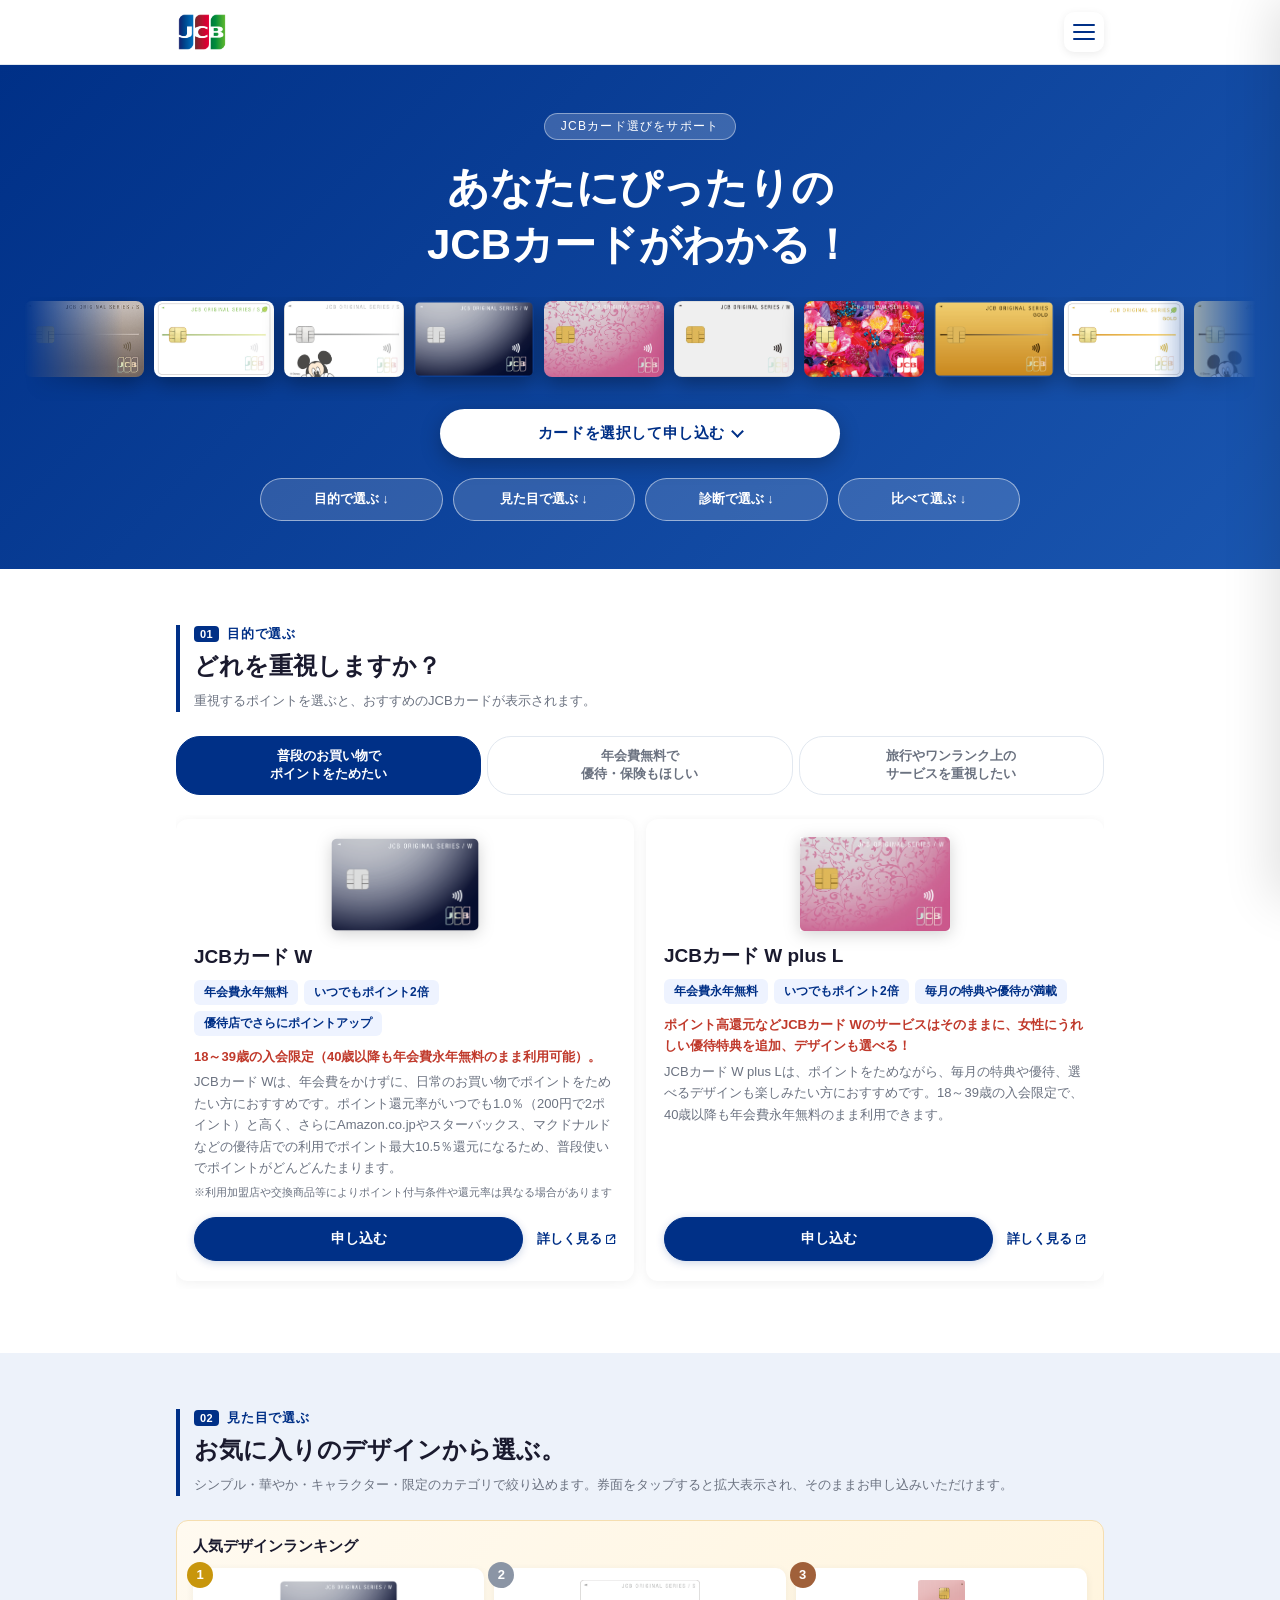
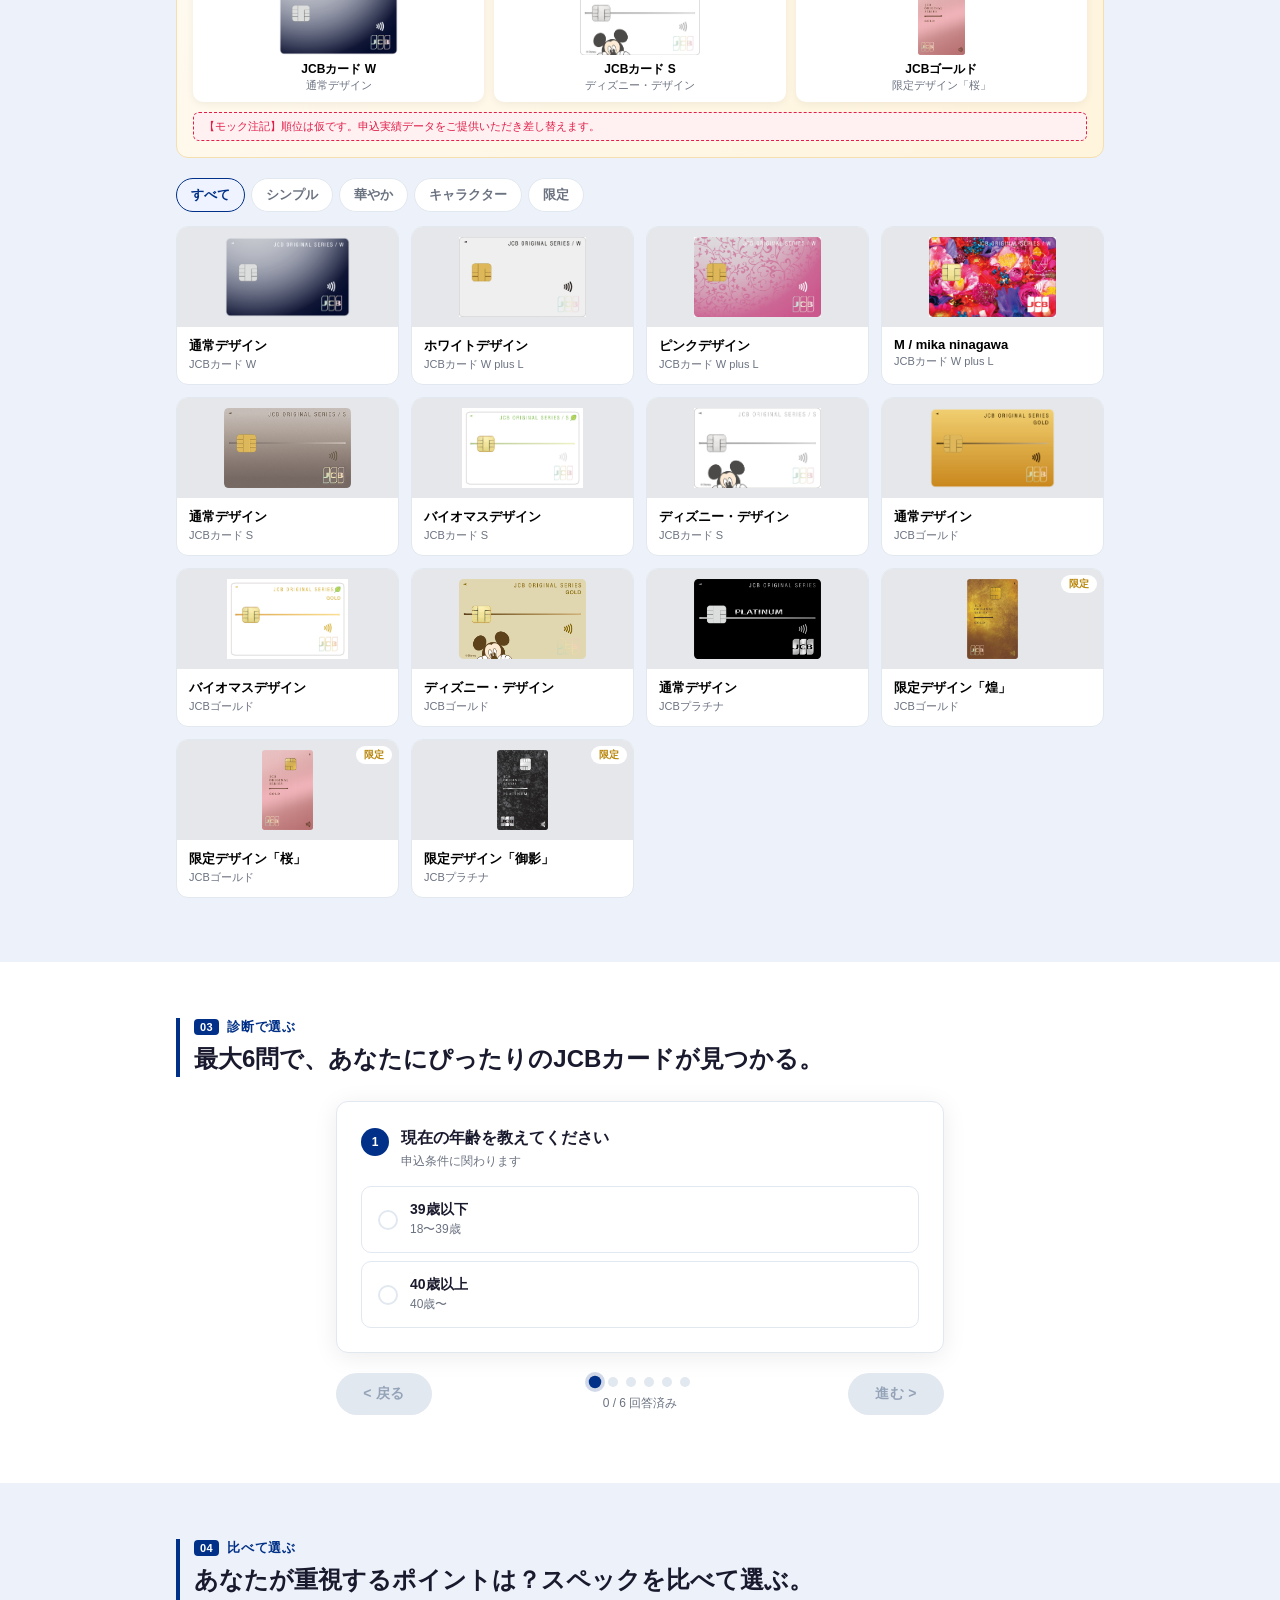
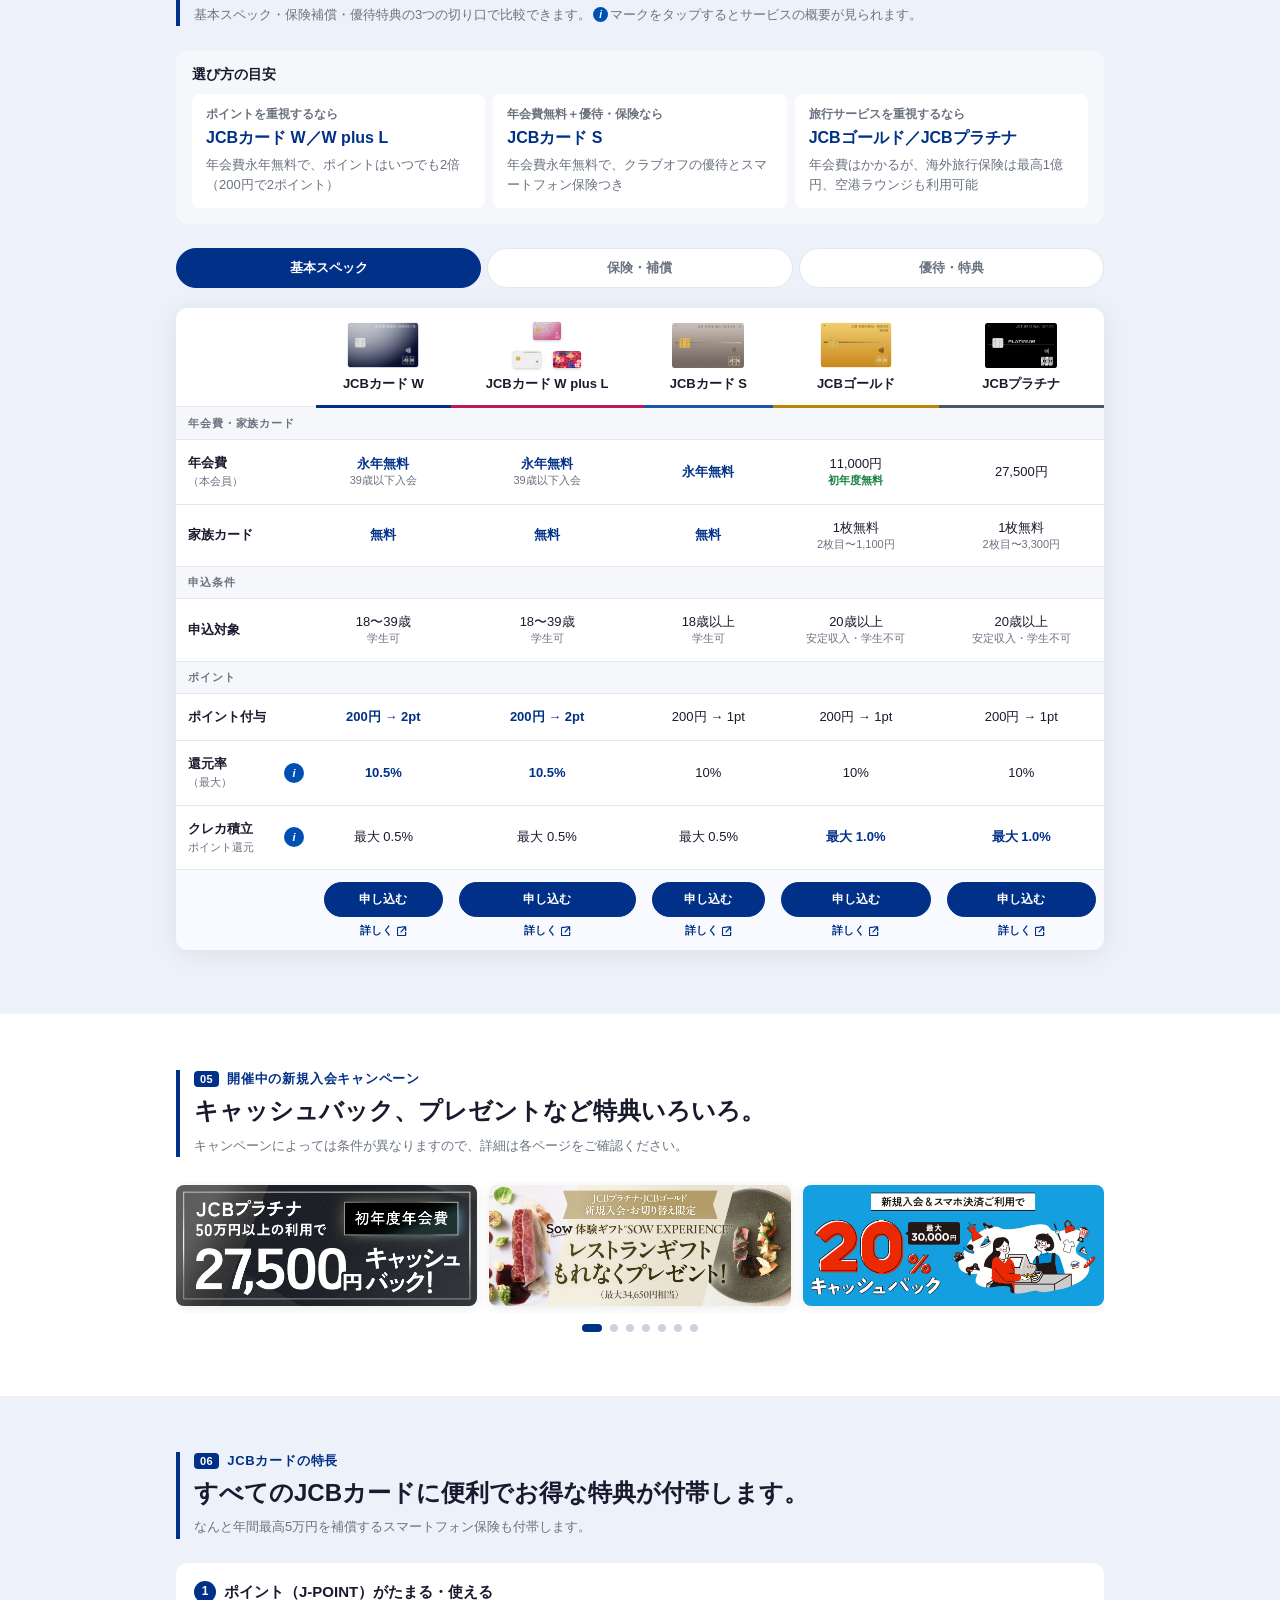
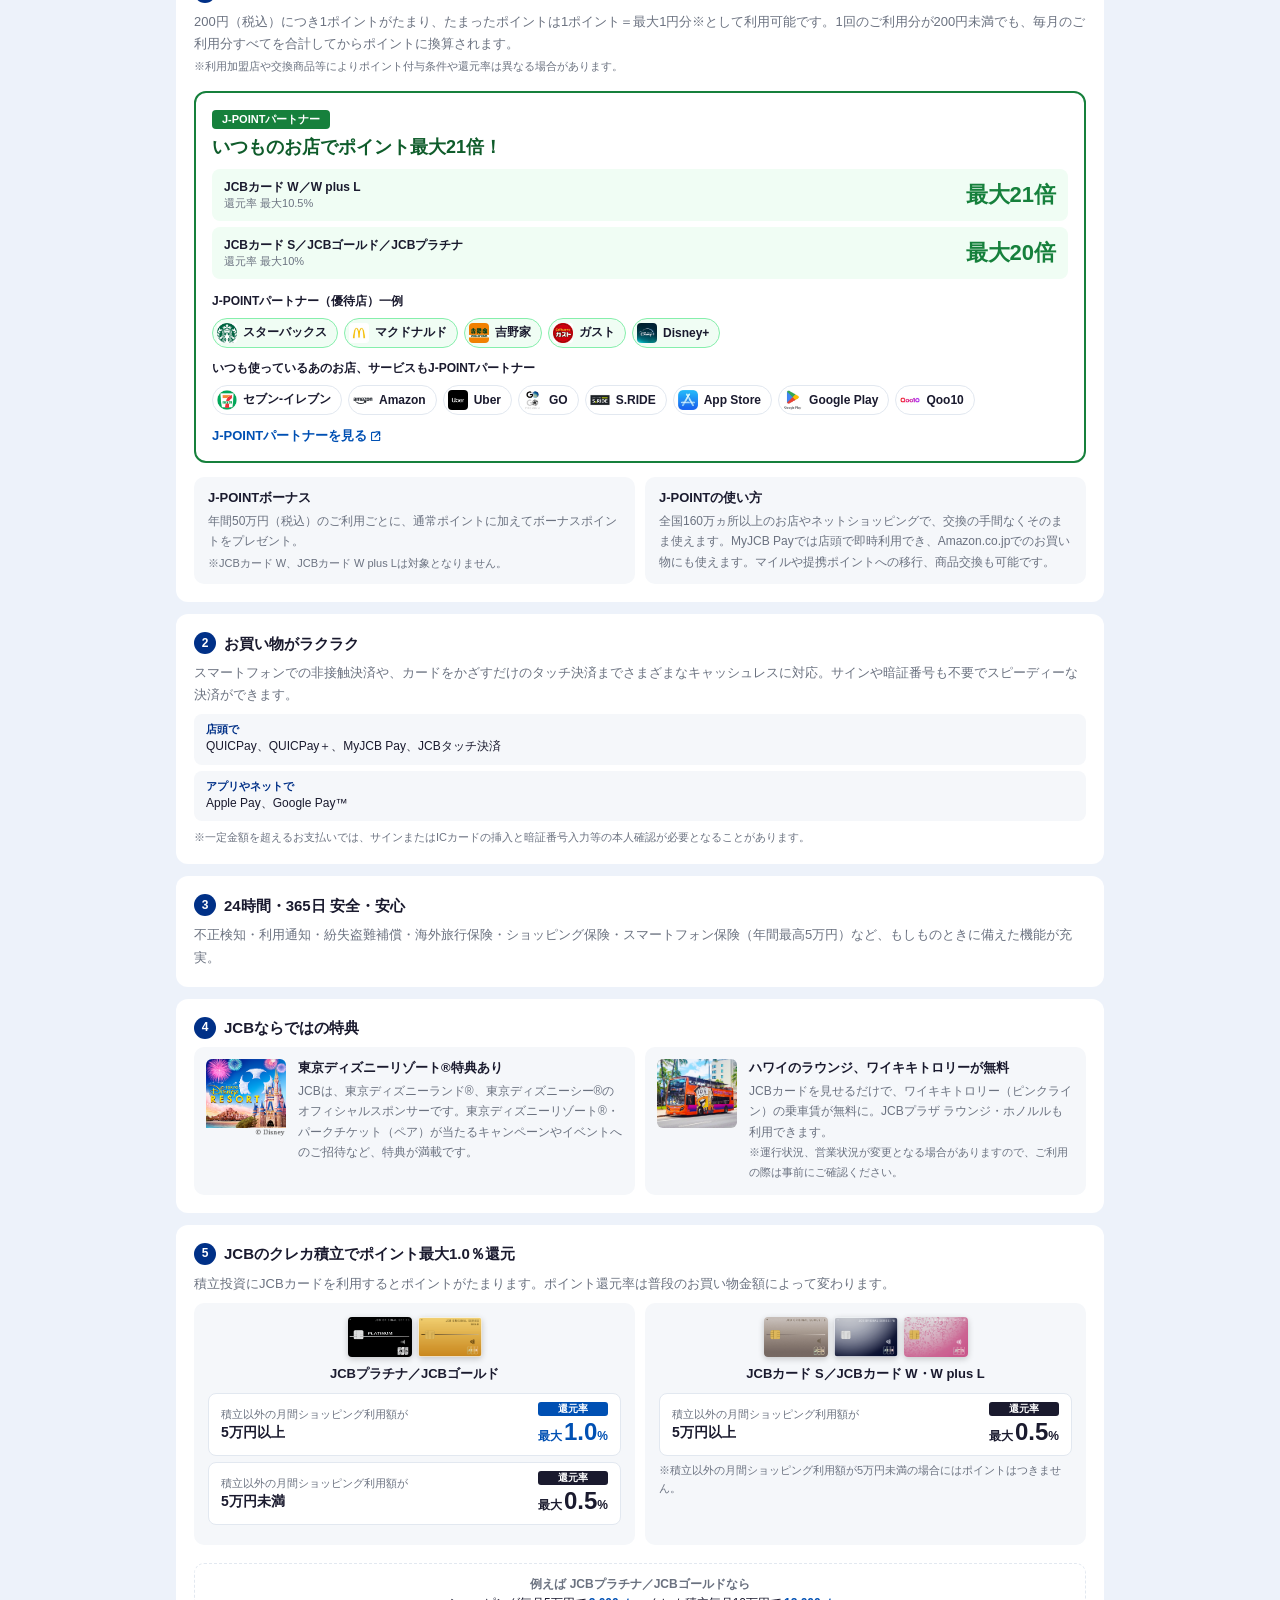
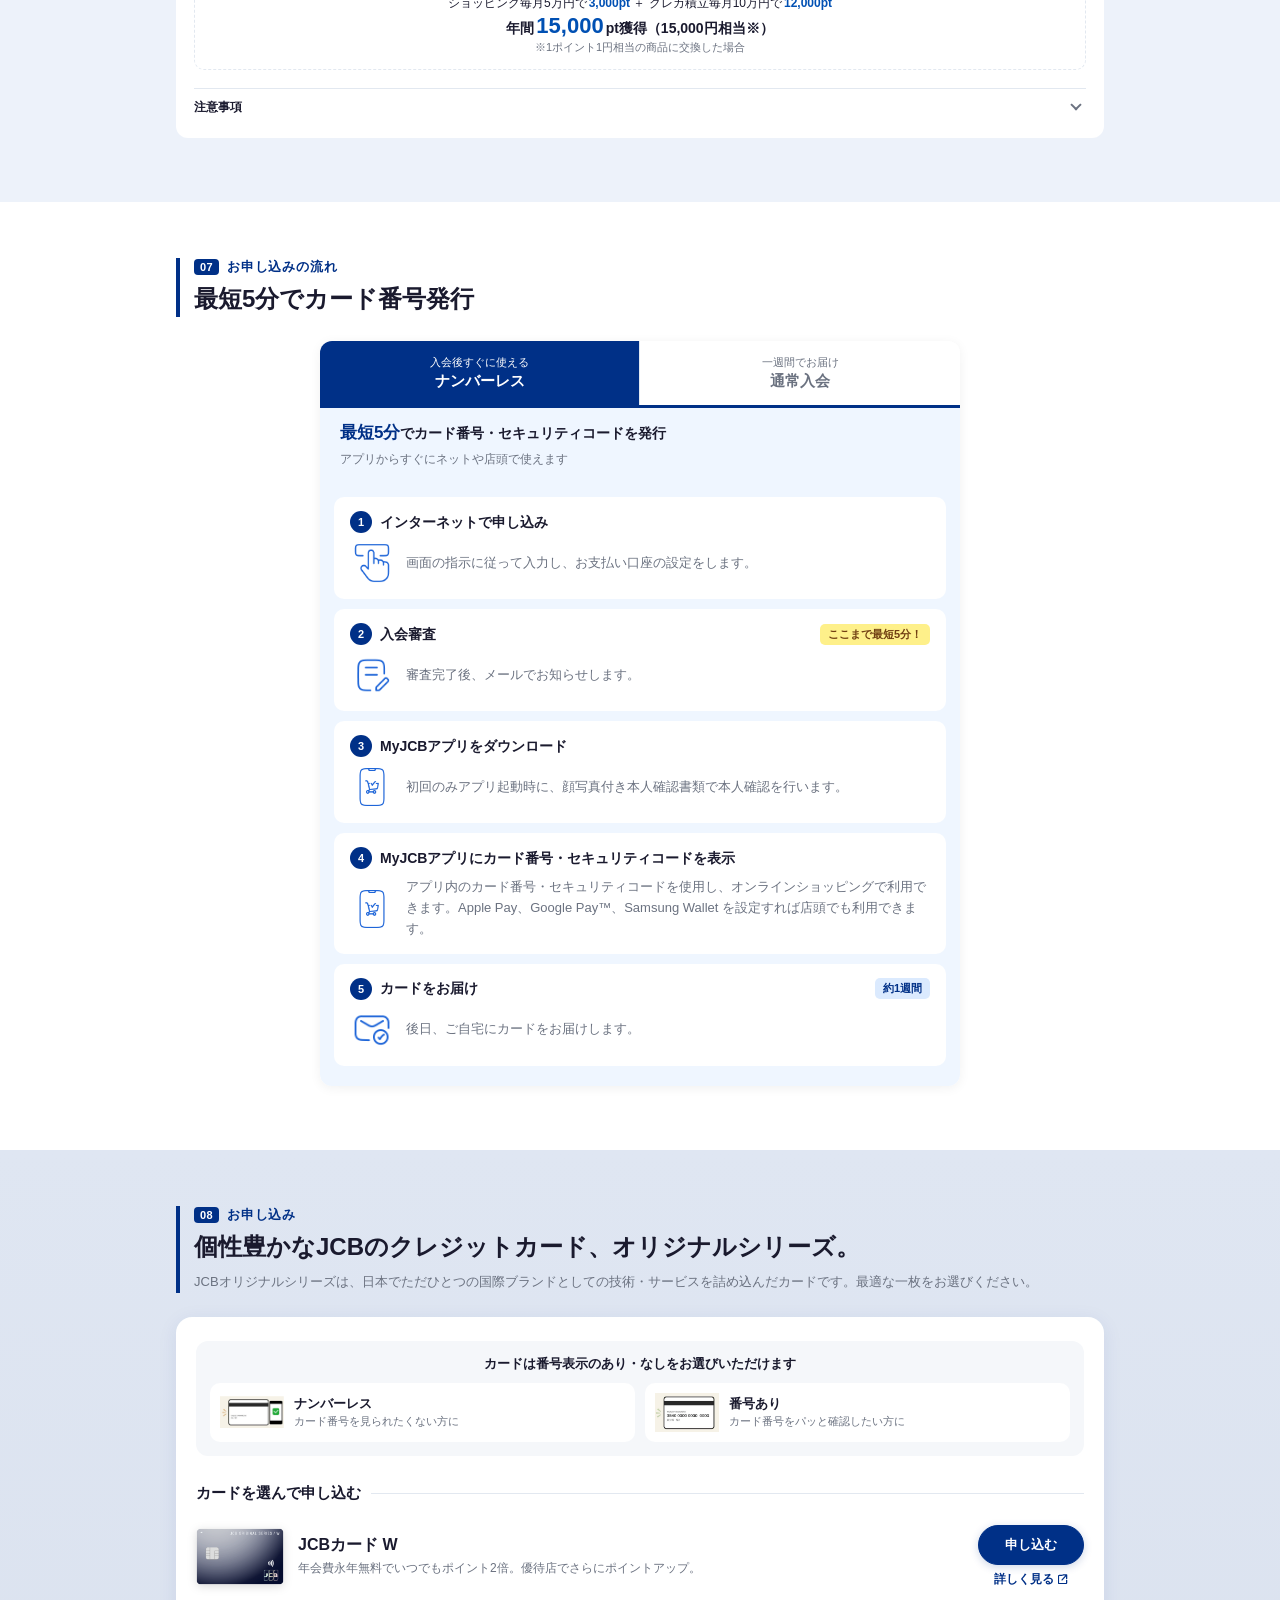
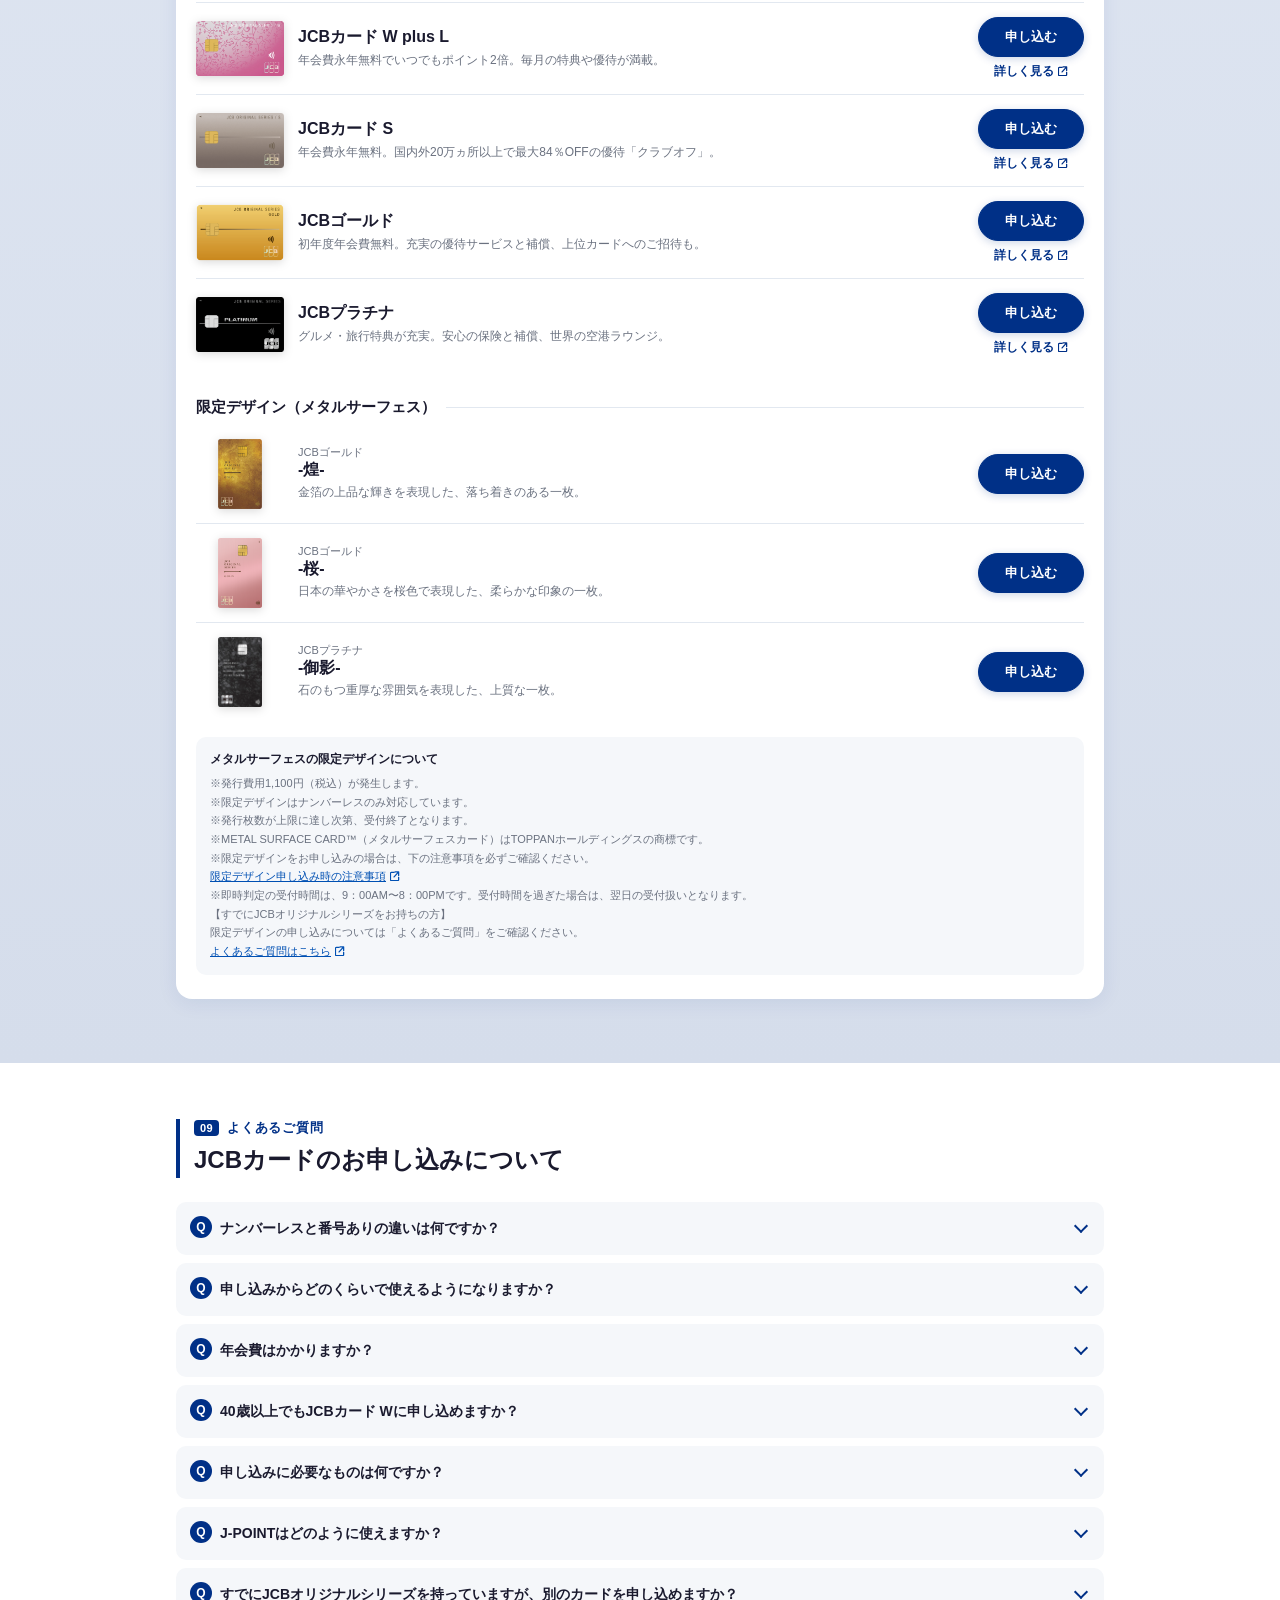
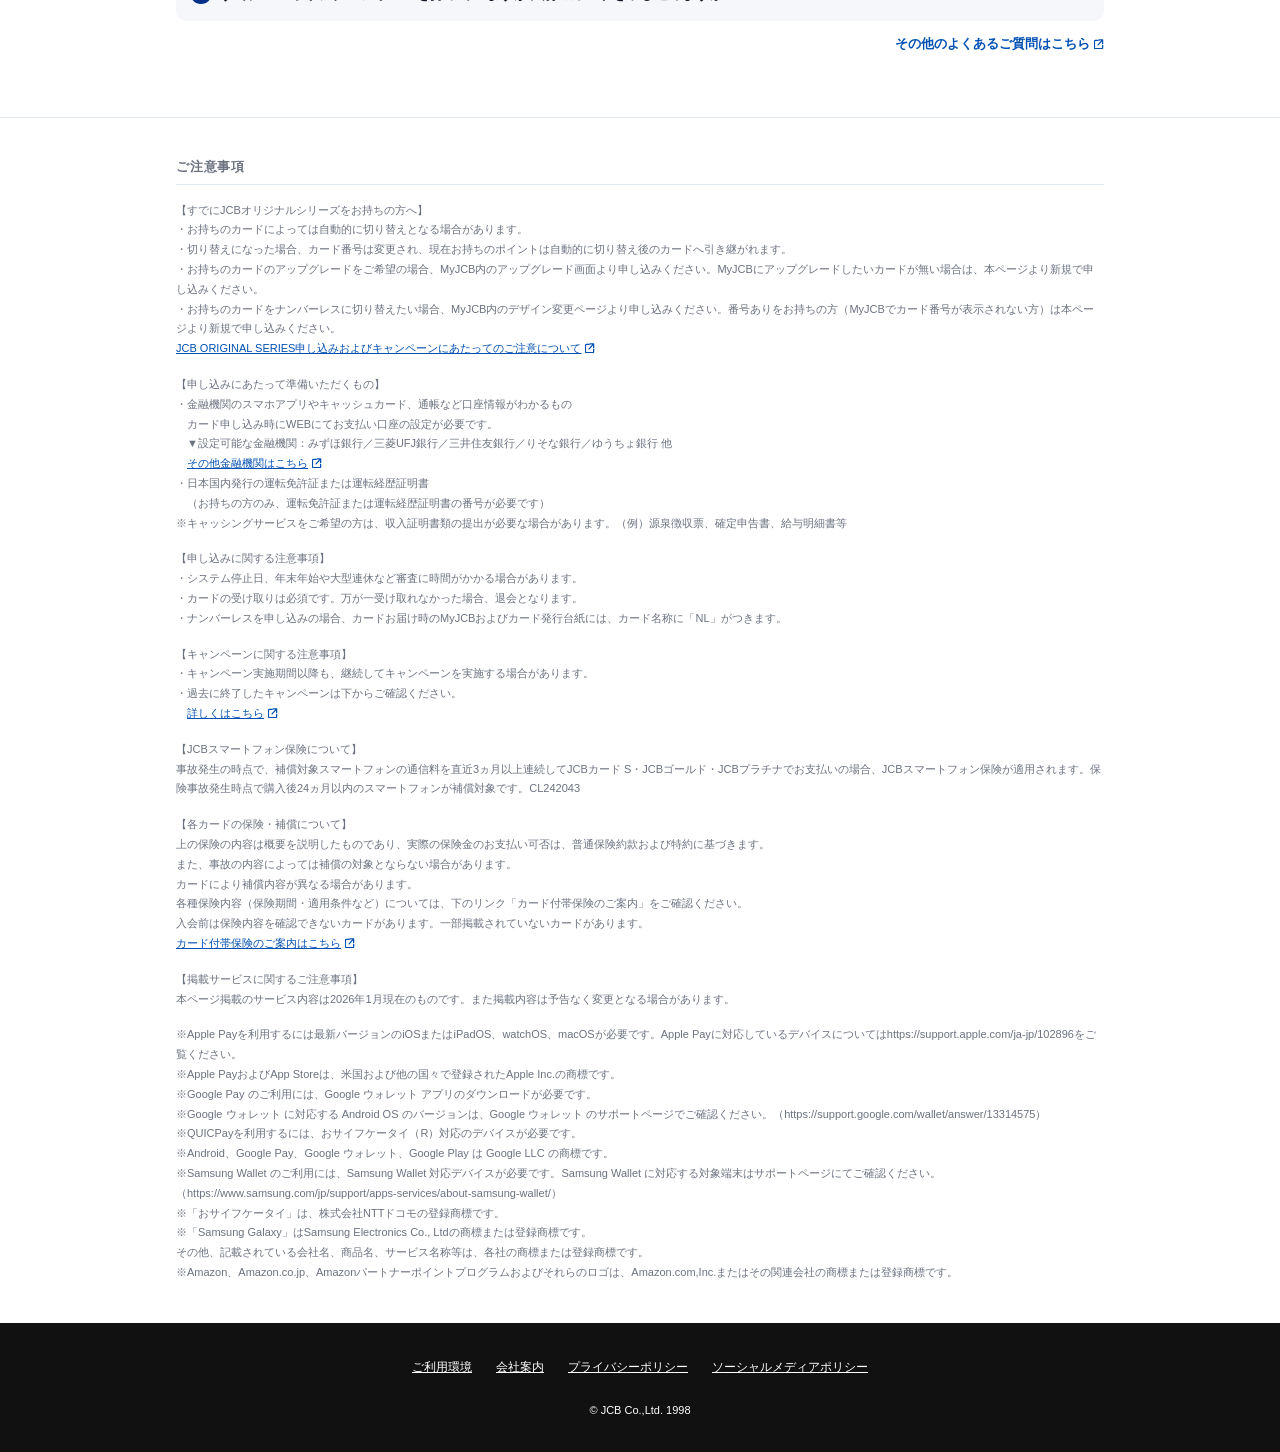
<file: omatome_v2/index.html>
<!DOCTYPE html>
<html lang="ja">
<head>
  <meta charset="UTF-8">
  <meta name="viewport" content="width=device-width, initial-scale=1.0">
  <title>あなたにぴったりのJCBカードがわかる！</title>
  <script>
    /* ABテスト確認用：?mil=off で診断コンテンツ（MIL相当）なし版を表示 */
    if (new URLSearchParams(location.search).get('mil') === 'off') document.documentElement.classList.add('no-mil');
  </script>
  <link rel="stylesheet" href="./css/style.css">
  <script type="application/ld+json">
  {
    "@context": "https://schema.org",
    "@type": "FAQPage",
    "mainEntity": [
      {"@type": "Question", "name": "ナンバーレスと番号ありの違いは何ですか？", "acceptedAnswer": {"@type": "Answer", "text": "ナンバーレスはカード券面にカード番号・有効期限・セキュリティコードが記載されず、MyJCBアプリで確認するカードです。最短5分でカード番号が発行され、カードの到着前からネットや店頭で利用できます。番号ありはカード本体に番号が記載され、約1週間でご自宅にお届けします。"}},
      {"@type": "Question", "name": "申し込みからどのくらいで使えるようになりますか？", "acceptedAnswer": {"@type": "Answer", "text": "ナンバーレスなら最短5分でカード番号・セキュリティコードを発行し、MyJCBアプリからすぐにネットや店頭で使えます。通常入会（番号あり）の場合は約1週間でカードをお届けします。"}},
      {"@type": "Question", "name": "年会費はかかりますか？", "acceptedAnswer": {"@type": "Answer", "text": "JCBカード W、JCBカード W plus L、JCBカード Sは年会費永年無料です。JCBゴールドは11,000円（税込）で初年度無料、JCBプラチナは27,500円（税込）です。"}},
      {"@type": "Question", "name": "40歳以上でもJCBカード Wに申し込めますか？", "acceptedAnswer": {"@type": "Answer", "text": "JCBカード W／W plus Lは18〜39歳の方が申し込めるカードです。39歳までに入会すれば、40歳以降も年会費永年無料のまま利用できます。40歳以上の方には、年齢上限のないJCBカード Sなどがおすすめです。"}},
      {"@type": "Question", "name": "申し込みに必要なものは何ですか？", "acceptedAnswer": {"@type": "Answer", "text": "お支払い口座の情報がわかるもの（金融機関のスマホアプリ、キャッシュカード、通帳など）と、お持ちの方は日本国内発行の運転免許証または運転経歴証明書をご用意ください。"}},
      {"@type": "Question", "name": "J-POINTはどのように使えますか？", "acceptedAnswer": {"@type": "Answer", "text": "J-POINTは1ポイント＝最大1円分として、全国160万ヵ所以上のお店やネットショッピングで利用できます。MyJCB Payでは店頭でポイントを即時利用でき、Amazon.co.jpでのお買い物にも使えます。マイルや提携ポイントへの移行、商品交換も可能です。"}},
      {"@type": "Question", "name": "すでにJCBオリジナルシリーズを持っていますが、別のカードを申し込めますか？", "acceptedAnswer": {"@type": "Answer", "text": "お持ちのカードのアップグレードをご希望の場合は、MyJCB内のアップグレード画面からお申し込みください。MyJCBにアップグレードしたいカードがない場合は、本ページから新規でお申し込みいただけます。お持ちのカードによっては自動的に切り替えとなる場合があります。"}}
    ]
  }
  </script>
</head>
<body>

<!-- ========================================
  SITE HEADER
======================================== -->
<header class="site-header" id="site-header">
  <div class="site-header-inner">
    <img src="./images/JCB_logo.svg.png" alt="JCB" class="site-logo">
    <button class="hamburger" id="hamburger" aria-label="メニュー">
      <span></span><span></span><span></span>
    </button>
  </div>
</header>
<div class="nav-overlay" id="nav-overlay"></div>
<nav class="nav-drawer" id="nav-drawer" aria-label="ページ内メニュー">
  <div class="nav-drawer-label">MENU</div>
  <a href="#recommend">目的で選ぶ</a>
  <a href="#design">見た目で選ぶ</a>
  <a href="#diagnosis" data-ab="mil">診断で選ぶ</a>
  <a href="#compare">比べて選ぶ</a>
  <a href="#campaign">新規入会キャンペーン</a>
  <a href="#features">JCBカードの特長</a>
  <a href="#flow">お申し込みの流れ</a>
  <a href="#faq">よくあるご質問</a>
  <a href="#apply" class="nav-drawer-apply">お申し込み</a>
</nav>

<main>

<!-- ========================================
  HERO
======================================== -->
<section class="hero" id="top">
  <div class="hero-eyebrow">JCBカード選びをサポート</div>
  <h1>あなたにぴったりの<br>JCBカードがわかる！</h1>
  <div class="hero-cards" aria-hidden="true">
    <div class="hero-cards-track">
      <div class="hero-card-chip"><img src="./images/card_s.png" alt=""></div>
      <div class="hero-card-chip"><img src="./images/card_s_biomass.jpg" alt=""></div>
      <div class="hero-card-chip"><img src="./images/card_s_disney.jpg" alt=""></div>
      <div class="hero-card-chip"><img src="./images/card_w.png" alt=""></div>
      <div class="hero-card-chip"><img src="./images/card_pink.webp" alt=""></div>
      <div class="hero-card-chip"><img src="./images/card_white.webp" alt=""></div>
      <div class="hero-card-chip"><img src="./images/card_mika.png" alt=""></div>
      <div class="hero-card-chip"><img src="./images/card_gold.png" alt=""></div>
      <div class="hero-card-chip"><img src="./images/card_gold_biomass.jpg" alt=""></div>
      <div class="hero-card-chip"><img src="./images/card_gold_disney.png" alt=""></div>
      <div class="hero-card-chip"><img src="./images/card_platinum.png" alt=""></div>
      <!-- シームレスループ用の複製 -->
      <div class="hero-card-chip"><img src="./images/card_s.png" alt=""></div>
      <div class="hero-card-chip"><img src="./images/card_s_biomass.jpg" alt=""></div>
      <div class="hero-card-chip"><img src="./images/card_s_disney.jpg" alt=""></div>
      <div class="hero-card-chip"><img src="./images/card_w.png" alt=""></div>
      <div class="hero-card-chip"><img src="./images/card_pink.webp" alt=""></div>
      <div class="hero-card-chip"><img src="./images/card_white.webp" alt=""></div>
      <div class="hero-card-chip"><img src="./images/card_mika.png" alt=""></div>
      <div class="hero-card-chip"><img src="./images/card_gold.png" alt=""></div>
      <div class="hero-card-chip"><img src="./images/card_gold_biomass.jpg" alt=""></div>
      <div class="hero-card-chip"><img src="./images/card_gold_disney.png" alt=""></div>
      <div class="hero-card-chip"><img src="./images/card_platinum.png" alt=""></div>
    </div>
  </div>
  <a href="#apply-list" class="hero-cta">カードを選択して申し込む</a>
  <div class="hero-btns">
    <a href="#recommend" class="hero-btn">目的で選ぶ ↓</a>
    <a href="#design" class="hero-btn">見た目で選ぶ ↓</a>
    <a href="#diagnosis" class="hero-btn" data-ab="mil">診断で選ぶ ↓</a>
    <a href="#compare" class="hero-btn">比べて選ぶ ↓</a>
  </div>
</section>

<!-- ========================================
  01 目的で選ぶ
======================================== -->
<section id="recommend" class="sec sec--white">
  <div class="wrap">
    <div class="sec-head">
      <p class="sec-label"><span class="sec-num">01</span>目的で選ぶ</p>
      <h2 class="sec-title">どれを重視しますか？</h2>
      <p class="sec-sub">重視するポイントを選ぶと、おすすめのJCBカードが表示されます。</p>
    </div>

    <div class="reco-tabs" role="tablist">
      <button class="reco-tab active" type="button" role="tab" aria-selected="true" data-reco="point">普段のお買い物で<br>ポイントをためたい</button>
      <button class="reco-tab" type="button" role="tab" aria-selected="false" data-reco="benefit">年会費無料で<br>優待・保険もほしい</button>
      <button class="reco-tab" type="button" role="tab" aria-selected="false" data-reco="travel">旅行やワンランク上の<br>サービスを重視したい</button>
    </div>

    <!-- 年会費無料でポイント重視 -->
    <div class="reco-panel" id="reco-point" role="tabpanel">
      <div class="carousel">
        <div class="carousel-track">
          <article class="reco-card carousel-item">
            <button class="reco-card-img js-zoom" type="button" data-card="w" data-design="通常デザイン" data-img="./images/card_w.png" aria-label="JCBカード Wの券面を拡大">
              <img src="./images/card_w.png" alt="JCBカード W">
            </button>
            <h3 class="reco-card-name">JCBカード W</h3>
            <ul class="usp-chips">
              <li>年会費永年無料</li>
              <li>いつでもポイント2倍</li>
              <li>優待店でさらにポイントアップ</li>
            </ul>
            <p class="reco-card-desc"><span class="em">18～39歳の入会限定（40歳以降も年会費永年無料のまま利用可能）。</span>JCBカード Wは、年会費をかけずに、日常のお買い物でポイントをためたい方におすすめです。ポイント還元率がいつでも1.0％（200円で2ポイント）と高く、さらにAmazon.co.jpやスターバックス、マクドナルドなどの優待店での利用でポイント最大10.5％還元になるため、普段使いでポイントがどんどんたまります。<small>※利用加盟店や交換商品等によりポイント付与条件や還元率は異なる場合があります</small></p>
            <div class="cta-pair">
              <button class="btn-apply js-apply" type="button" data-card="w">申し込む</button>
              <a class="btn-detail ext" href="https://www.jcb.co.jp/promotion/ordercard/w/index.html" target="_blank" rel="noopener">詳しく見る</a>
            </div>
          </article>
          <article class="reco-card carousel-item">
            <button class="reco-card-img js-zoom" type="button" data-card="wplusl" data-design="ピンクデザイン" data-img="./images/card_pink.webp" aria-label="JCBカード W plus Lの券面を拡大">
              <img src="./images/card_pink.webp" alt="JCBカード W plus L">
            </button>
            <h3 class="reco-card-name">JCBカード W plus L</h3>
            <ul class="usp-chips">
              <li>年会費永年無料</li>
              <li>いつでもポイント2倍</li>
              <li>毎月の特典や優待が満載</li>
            </ul>
            <p class="reco-card-desc"><span class="em">ポイント高還元などJCBカード Wのサービスはそのままに、女性にうれしい優待特典を追加、デザインも選べる！</span>JCBカード W plus Lは、ポイントをためながら、毎月の特典や優待、選べるデザインも楽しみたい方におすすめです。18～39歳の入会限定で、40歳以降も年会費永年無料のまま利用できます。</p>
            <div class="cta-pair">
              <button class="btn-apply js-apply" type="button" data-card="wplusl">申し込む</button>
              <a class="btn-detail ext" href="https://www.jcb.co.jp/promotion/ordercard/wplusl/index.html" target="_blank" rel="noopener">詳しく見る</a>
            </div>
          </article>
        </div>
        <div class="carousel-dots"></div>
      </div>
    </div>

    <!-- 年会費無料で優待・保険も -->
    <div class="reco-panel" id="reco-benefit" role="tabpanel" hidden>
      <div class="carousel">
        <div class="carousel-track">
          <article class="reco-card carousel-item">
            <button class="reco-card-img js-zoom" type="button" data-card="s" data-design="通常デザイン" data-img="./images/card_s.png" aria-label="JCBカード Sの券面を拡大">
              <img src="./images/card_s.png" alt="JCBカード S">
            </button>
            <h3 class="reco-card-name">JCBカード S</h3>
            <ul class="usp-chips">
              <li>年会費永年無料</li>
              <li>国内外20万ヵ所以上で最大84％OFF！「JCBカード S優待 クラブオフ」</li>
            </ul>
            <p class="reco-card-desc"><span class="em">年会費永年無料なのに、優待サービスが多数！</span>JCBの新しいスタンダードカード「JCBカード S」は、年会費をかけずに、優待サービスもお得に活用したい方におすすめです。国内外20万ヵ所以上で最大84％OFFになる「JCBカード S優待 クラブオフ」を使えるためです。</p>
            <div class="cta-pair">
              <button class="btn-apply js-apply" type="button" data-card="s">申し込む</button>
              <a class="btn-detail ext" href="https://www.jcb.co.jp/promotion/ordercard/os_card_s/index.html" target="_blank" rel="noopener">詳しく見る</a>
            </div>
          </article>
        </div>
        <div class="carousel-dots"></div>
      </div>
    </div>

    <!-- 旅行・特典・ステータス -->
    <div class="reco-panel" id="reco-travel" role="tabpanel" hidden>
      <div class="carousel">
        <div class="carousel-track">
          <article class="reco-card carousel-item">
            <button class="reco-card-img js-zoom" type="button" data-card="gold" data-design="通常デザイン" data-img="./images/card_gold.png" aria-label="JCBゴールドの券面を拡大">
              <img src="./images/card_gold.png" alt="JCBゴールド">
            </button>
            <h3 class="reco-card-name">JCBゴールド</h3>
            <ul class="usp-chips">
              <li>初年度年会費無料</li>
              <li>充実の優待サービス</li>
              <li>上位カードご招待あり</li>
            </ul>
            <p class="reco-card-desc"><span class="em">充実したサービスに、旅行も日常も安心の補償がついた、年会費を凌駕する1枚。</span>JCBゴールドは、旅行や日常の備えを手厚くしたい方、ワンランク上のサービスを受けたい方におすすめです。初年度は年会費無料で試せるうえ、上位カード「JCBゴールド ザ・プレミア」へご招待のチャンスもあります。<br>年会費：11,000円（税込）※初年度無料</p>
            <div class="cta-pair">
              <button class="btn-apply js-apply" type="button" data-card="gold">申し込む</button>
              <a class="btn-detail ext" href="https://www.jcb.co.jp/promotion/ordercard/gold/index.html" target="_blank" rel="noopener">詳しく見る</a>
            </div>
          </article>
          <article class="reco-card carousel-item">
            <button class="reco-card-img js-zoom" type="button" data-card="platinum" data-design="通常デザイン" data-img="./images/card_platinum.png" aria-label="JCBプラチナの券面を拡大">
              <img src="./images/card_platinum.png" alt="JCBプラチナ">
            </button>
            <h3 class="reco-card-name">JCBプラチナ</h3>
            <ul class="usp-chips">
              <li>グルメ・旅行特典充実</li>
              <li>安心の保険と補償</li>
              <li>世界の空港ラウンジ</li>
            </ul>
            <p class="reco-card-desc"><span class="em">厳選したホテル・旅館の宿泊や、旅行やスマホの充実した補償など、ハイクラスな特典を。</span>JCBプラチナは、旅行やグルメでハイクラスな特典を重視する方におすすめです。世界の空港ラウンジも利用でき、招待制カード「JCBザ・クラス」へご招待のチャンスもあります。<br>年会費：27,500円（税込）</p>
            <div class="cta-pair">
              <button class="btn-apply js-apply" type="button" data-card="platinum">申し込む</button>
              <a class="btn-detail ext" href="https://www.jcb.co.jp/promotion/ordercard/platinum/index.html" target="_blank" rel="noopener">詳しく見る</a>
            </div>
          </article>
        </div>
        <div class="carousel-dots"></div>
      </div>
    </div>
  </div>
</section>

<!-- ========================================
  02 見た目で選ぶ
======================================== -->
<section id="design" class="sec sec--tint">
  <div class="wrap">
    <div class="sec-head">
      <p class="sec-label"><span class="sec-num">02</span>見た目で選ぶ</p>
      <h2 class="sec-title">お気に入りのデザインから選ぶ。</h2>
      <p class="sec-sub">シンプル・華やか・キャラクター・限定のカテゴリで絞り込めます。券面をタップすると拡大表示され、そのままお申し込みいただけます。</p>
    </div>

      <!-- 人気ランキング（順位は仮） -->
      <div class="rank-box">
        <p class="rank-title">人気デザインランキング</p>
        <ol class="rank-list">
          <li><button class="rank-item js-zoom" type="button" data-card="w" data-design="通常デザイン" data-img="./images/card_w.png"><span class="rank-no">1</span><img src="./images/card_w.png" alt=""><span class="rank-name">JCBカード W<small>通常デザイン</small></span></button></li>
          <li><button class="rank-item js-zoom" type="button" data-card="s" data-design="ディズニー・デザイン" data-img="./images/card_s_disney.jpg"><span class="rank-no">2</span><img src="./images/card_s_disney.jpg" alt=""><span class="rank-name">JCBカード S<small>ディズニー・デザイン</small></span></button></li>
          <li><button class="rank-item js-zoom" type="button" data-card="sakura" data-design="限定デザイン「桜」" data-img="./images/card_gold_sakura.png"><span class="rank-no">3</span><img src="./images/card_gold_sakura.png" alt=""><span class="rank-name">JCBゴールド<small>限定デザイン「桜」</small></span></button></li>
        </ol>
        <p class="mock-note">【モック注記】順位は仮です。申込実績データをご提供いただき差し替えます。</p>
      </div>

      <div class="design-filter" role="group" aria-label="デザインの絞り込み">
        <button class="design-filter-btn active" type="button" data-filter="all">すべて</button>
        <button class="design-filter-btn" type="button" data-filter="simple">シンプル</button>
        <button class="design-filter-btn" type="button" data-filter="hanayaka">華やか</button>
        <button class="design-filter-btn" type="button" data-filter="character">キャラクター</button>
        <button class="design-filter-btn" type="button" data-filter="limited">限定</button>
      </div>

      <!-- 11月の新限定券面は data-cats="limited" で追加 -->
      <ul class="design-grid" id="designGrid">
        <li data-cats="simple"><button class="design-item js-zoom" type="button" data-card="w" data-design="通常デザイン" data-img="./images/card_w.png"><span class="design-item-img"><img src="./images/card_w.png" alt="JCBカード W 通常デザイン"></span><span class="design-item-name">通常デザイン</span><span class="design-item-sub">JCBカード W</span></button></li>
        <li data-cats="simple"><button class="design-item js-zoom" type="button" data-card="wplusl" data-design="ホワイトデザイン" data-img="./images/card_white.webp"><span class="design-item-img"><img src="./images/card_white.webp" alt="JCBカード W plus L ホワイトデザイン"></span><span class="design-item-name">ホワイトデザイン</span><span class="design-item-sub">JCBカード W plus L</span></button></li>
        <li data-cats="hanayaka"><button class="design-item js-zoom" type="button" data-card="wplusl" data-design="ピンクデザイン" data-img="./images/card_pink.webp"><span class="design-item-img"><img src="./images/card_pink.webp" alt="JCBカード W plus L ピンクデザイン"></span><span class="design-item-name">ピンクデザイン</span><span class="design-item-sub">JCBカード W plus L</span></button></li>
        <li data-cats="hanayaka"><button class="design-item js-zoom" type="button" data-card="wplusl" data-design="M / mika ninagawa" data-img="./images/card_mika.png"><span class="design-item-img"><img src="./images/card_mika.png" alt="JCBカード W plus L M / mika ninagawa"></span><span class="design-item-name">M / mika ninagawa</span><span class="design-item-sub">JCBカード W plus L</span></button></li>
        <li data-cats="simple"><button class="design-item js-zoom" type="button" data-card="s" data-design="通常デザイン" data-img="./images/card_s.png"><span class="design-item-img"><img src="./images/card_s.png" alt="JCBカード S 通常デザイン"></span><span class="design-item-name">通常デザイン</span><span class="design-item-sub">JCBカード S</span></button></li>
        <li data-cats="simple"><button class="design-item js-zoom" type="button" data-card="s" data-design="バイオマスデザイン" data-img="./images/card_s_biomass.jpg"><span class="design-item-img"><img src="./images/card_s_biomass.jpg" alt="JCBカード S バイオマスデザイン"></span><span class="design-item-name">バイオマスデザイン</span><span class="design-item-sub">JCBカード S</span></button></li>
        <li data-cats="character"><button class="design-item js-zoom" type="button" data-card="s" data-design="ディズニー・デザイン" data-img="./images/card_s_disney.jpg"><span class="design-item-img"><img src="./images/card_s_disney.jpg" alt="JCBカード S ディズニー・デザイン"></span><span class="design-item-name">ディズニー・デザイン</span><span class="design-item-sub">JCBカード S</span></button></li>
        <li data-cats="simple"><button class="design-item js-zoom" type="button" data-card="gold" data-design="通常デザイン" data-img="./images/card_gold.png"><span class="design-item-img"><img src="./images/card_gold.png" alt="JCBゴールド 通常デザイン"></span><span class="design-item-name">通常デザイン</span><span class="design-item-sub">JCBゴールド</span></button></li>
        <li data-cats="simple"><button class="design-item js-zoom" type="button" data-card="gold" data-design="バイオマスデザイン" data-img="./images/card_gold_biomass.jpg"><span class="design-item-img"><img src="./images/card_gold_biomass.jpg" alt="JCBゴールド バイオマスデザイン"></span><span class="design-item-name">バイオマスデザイン</span><span class="design-item-sub">JCBゴールド</span></button></li>
        <li data-cats="character"><button class="design-item js-zoom" type="button" data-card="gold" data-design="ディズニー・デザイン" data-img="./images/card_gold_disney.png"><span class="design-item-img"><img src="./images/card_gold_disney.png" alt="JCBゴールド ディズニー・デザイン"></span><span class="design-item-name">ディズニー・デザイン</span><span class="design-item-sub">JCBゴールド</span></button></li>
        <li data-cats="simple"><button class="design-item js-zoom" type="button" data-card="platinum" data-design="通常デザイン" data-img="./images/card_platinum.png"><span class="design-item-img"><img src="./images/card_platinum.png" alt="JCBプラチナ 通常デザイン"></span><span class="design-item-name">通常デザイン</span><span class="design-item-sub">JCBプラチナ</span></button></li>
        <li data-cats="limited hanayaka"><button class="design-item js-zoom" type="button" data-card="kirameki" data-design="限定デザイン「煌」" data-img="./images/card_gold_kirameki.png"><span class="design-item-img"><img src="./images/card_gold_kirameki.png" alt="JCBゴールド 限定デザイン 煌"></span><span class="design-badge">限定</span><span class="design-item-name">限定デザイン「煌」</span><span class="design-item-sub">JCBゴールド</span></button></li>
        <li data-cats="limited hanayaka"><button class="design-item js-zoom" type="button" data-card="sakura" data-design="限定デザイン「桜」" data-img="./images/card_gold_sakura.png"><span class="design-item-img"><img src="./images/card_gold_sakura.png" alt="JCBゴールド 限定デザイン 桜"></span><span class="design-badge">限定</span><span class="design-item-name">限定デザイン「桜」</span><span class="design-item-sub">JCBゴールド</span></button></li>
        <li data-cats="limited"><button class="design-item js-zoom" type="button" data-card="mikage" data-design="限定デザイン「御影」" data-img="./images/card_platinum_mikage.png"><span class="design-item-img"><img src="./images/card_platinum_mikage.png" alt="JCBプラチナ 限定デザイン 御影"></span><span class="design-badge">限定</span><span class="design-item-name">限定デザイン「御影」</span><span class="design-item-sub">JCBプラチナ</span></button></li>
      </ul>
  </div>
</section>

<!-- ========================================
  03 診断で選ぶ（MIL相当）
  ABテスト：このsectionと data-ab="mil" の要素を外せば「診断なし版」になる
======================================== -->
<section id="diagnosis" class="sec sec--white" data-ab="mil">
  <div class="wrap">
    <div class="sec-head">
      <p class="sec-label"><span class="sec-num">03</span>診断で選ぶ</p>
      <h2 class="sec-title">最大6問で、あなたにぴったりのJCBカードが見つかる。</h2>
    </div>
  </div>

  <div class="diag">

    <!-- Q1: 年齢 -->
    <div class="question-card" id="qcard1">
      <div class="question-header">
        <div class="q-num">1</div>
        <div>
          <div class="q-text">現在の年齢を教えてください</div>
          <div class="q-sub">申込条件に関わります</div>
        </div>
      </div>
      <div class="options">
        <label class="option">
          <input type="radio" name="age" value="under40">
          <div class="radio-circle"><div class="radio-inner"></div></div>
          <div class="option-content">
            <div class="option-label">39歳以下</div>
            <div class="option-desc">18〜39歳</div>
          </div>
        </label>
        <label class="option">
          <input type="radio" name="age" value="over40">
          <div class="radio-circle"><div class="radio-inner"></div></div>
          <div class="option-content">
            <div class="option-label">40歳以上</div>
            <div class="option-desc">40歳〜</div>
          </div>
        </label>
      </div>
    </div>

    <!-- Q2: 性別 -->
    <div class="question-card" id="qcard2">
      <div class="question-header">
        <div class="q-num">2</div>
        <div>
          <div class="q-text">性別を教えてください</div>
          <div class="q-sub">女性向けカードのご提案に使用します</div>
        </div>
      </div>
      <div class="options">
        <label class="option">
          <input type="radio" name="gender" value="female">
          <div class="radio-circle"><div class="radio-inner"></div></div>
          <div class="option-content">
            <div class="option-label">女性</div>
            <div class="option-desc">女性向け特典カードもご提案します</div>
          </div>
        </label>
        <label class="option">
          <input type="radio" name="gender" value="male">
          <div class="radio-circle"><div class="radio-inner"></div></div>
          <div class="option-content">
            <div class="option-label">男性・その他</div>
            <div class="option-desc">スペック・ポイント重視でご提案します</div>
          </div>
        </label>
      </div>
    </div>

    <!-- Q3: 年会費 -->
    <div class="question-card" id="qcard3">
      <div class="question-header">
        <div class="q-num">3</div>
        <div>
          <div class="q-text">年会費について、どちらに近いですか？</div>
          <div class="q-sub">コストへのこだわりを教えてください</div>
        </div>
      </div>
      <div class="options">
        <label class="option">
          <input type="radio" name="fee" value="free">
          <div class="radio-circle"><div class="radio-inner"></div></div>
          <div class="option-content">
            <div class="option-label">絶対に無料がいい</div>
            <div class="option-desc">年会費0円が絶対条件</div>
          </div>
        </label>
        <label class="option">
          <input type="radio" name="fee" value="paid">
          <div class="radio-circle"><div class="radio-inner"></div></div>
          <div class="option-content">
            <div class="option-label">特典次第では有料でも構わない</div>
            <div class="option-desc">その分のサービス・優待があれば払える</div>
          </div>
        </label>
      </div>
    </div>

    <!-- Q4: 旅行 -->
    <div class="question-card" id="qcard4">
      <div class="question-header">
        <div class="q-num">4</div>
        <div>
          <div class="q-text">旅行はどのくらいしますか？</div>
          <div class="q-sub">国内・海外のご利用頻度を教えてください</div>
        </div>
      </div>
      <div class="options">
        <label class="option">
          <input type="radio" name="travel" value="overseas">
          <div class="radio-circle"><div class="radio-inner"></div></div>
          <div class="option-content">
            <div class="option-label">海外にも行く</div>
            <div class="option-desc">年に1〜2回は海外旅行に行く</div>
          </div>
        </label>
        <label class="option">
          <input type="radio" name="travel" value="domestic">
          <div class="radio-circle"><div class="radio-inner"></div></div>
          <div class="option-content">
            <div class="option-label">国内メイン</div>
            <div class="option-desc">旅行するなら主に国内</div>
          </div>
        </label>
        <label class="option">
          <input type="radio" name="travel" value="none">
          <div class="radio-circle"><div class="radio-inner"></div></div>
          <div class="option-content">
            <div class="option-label">あまり旅行しない</div>
            <div class="option-desc">旅行はほとんどしない</div>
          </div>
        </label>
      </div>
    </div>

    <!-- Q5: 食 -->
    <div class="question-card" id="qcard5">
      <div class="question-header">
        <div class="q-num">5</div>
        <div>
          <div class="q-text">食へのこだわりはありますか？</div>
          <div class="q-sub">グルメ・外食の志向を教えてください</div>
        </div>
      </div>
      <div class="options">
        <label class="option">
          <input type="radio" name="food" value="gourmet">
          <div class="radio-circle"><div class="radio-inner"></div></div>
          <div class="option-content">
            <div class="option-label">たまには高級グルメも楽しみたい</div>
            <div class="option-desc">特別な日はいいレストランを使いたい</div>
          </div>
        </label>
        <label class="option">
          <input type="radio" name="food" value="cospa">
          <div class="radio-circle"><div class="radio-inner"></div></div>
          <div class="option-content">
            <div class="option-label">コスパ重視・日常使いメイン</div>
            <div class="option-desc">毎日のお買い物・外食でお得になりたい</div>
          </div>
        </label>
      </div>
    </div>

    <!-- Q6: ポイント -->
    <div class="question-card" id="qcard6">
      <div class="question-header">
        <div class="q-num">6</div>
        <div>
          <div class="q-text">ポイントをためることを重視しますか？</div>
          <div class="q-sub">日常的なポイント活用のスタンスを教えてください</div>
        </div>
      </div>
      <div class="options">
        <label class="option">
          <input type="radio" name="points" value="yes">
          <div class="radio-circle"><div class="radio-inner"></div></div>
          <div class="option-content">
            <div class="option-label">積極的にポイントをためたい</div>
            <div class="option-desc">還元率・ポイント効率を重視する</div>
          </div>
        </label>
        <label class="option">
          <input type="radio" name="points" value="no">
          <div class="radio-circle"><div class="radio-inner"></div></div>
          <div class="option-content">
            <div class="option-label">ポイントよりも優待・サービス重視</div>
            <div class="option-desc">割引や特典のほうが使いやすい</div>
          </div>
        </label>
      </div>
    </div>

    <!-- STEP NAV -->
    <div class="step-nav" id="stepNav">
      <button class="step-nav-btn" id="stepBack" type="button">&#x3c; 戻る</button>
      <div class="step-nav-center">
        <div class="progress-dots">
          <div class="dot" id="dot1"></div>
          <div class="dot" id="dot2"></div>
          <div class="dot" id="dot3"></div>
          <div class="dot" id="dot4"></div>
          <div class="dot" id="dot5"></div>
          <div class="dot" id="dot6"></div>
        </div>
        <span class="progress-text" id="progressText">0 / 6 回答済み</span>
      </div>
      <button class="step-nav-btn" id="stepNext" type="button">進む &#x3e;</button>
    </div>

    <!-- RESULT -->
    <div class="result-section" id="resultSection">
      <p class="result-label">診断結果</p>
      <p class="result-headline">あなたにおすすめのカードは…</p>
      <div id="cardResult"></div>
      <button class="retry-btn" id="retryBtn" type="button">診断を最初からやりなおす</button>
    </div>

  </div>
</section>

<!-- ========================================
  04 比べて選ぶ
======================================== -->
<section id="compare" class="sec sec--tint">
  <div class="wrap">
    <div class="sec-head">
      <p class="sec-label"><span class="sec-num">04</span>比べて選ぶ</p>
      <h2 class="sec-title">あなたが重視するポイントは？スペックを比べて選ぶ。</h2>
      <p class="sec-sub">基本スペック・保険補償・優待特典の3つの切り口で比較できます。<span class="info-inline" aria-hidden="true">i</span>マークをタップするとサービスの概要が見られます。</p>
    </div>

    <div class="compare-guide">
      <p class="compare-guide-title">選び方の目安</p>
      <dl>
        <div>
          <dt>ポイントを重視するなら</dt>
          <dd><strong>JCBカード W／W plus L</strong>年会費永年無料で、ポイントはいつでも2倍（200円で2ポイント）</dd>
        </div>
        <div>
          <dt>年会費無料＋優待・保険なら</dt>
          <dd><strong>JCBカード S</strong>年会費永年無料で、クラブオフの優待とスマートフォン保険つき</dd>
        </div>
        <div>
          <dt>旅行サービスを重視するなら</dt>
          <dd><strong>JCBゴールド／JCBプラチナ</strong>年会費はかかるが、海外旅行保険は最高1億円、空港ラウンジも利用可能</dd>
        </div>
      </dl>
    </div>

    <div class="tab-nav" role="tablist">
      <button class="tab-btn active" type="button" role="tab" data-tab="basic">基本スペック</button>
      <button class="tab-btn" type="button" role="tab" data-tab="insurance">保険・補償</button>
      <button class="tab-btn" type="button" role="tab" data-tab="benefits">優待・特典</button>
    </div>

    <!-- ===== 基本スペック ===== -->
    <div class="tab-panel active" id="panel-basic">
      <p class="scroll-hint">← 横にスクロールして比較</p>
      <div class="table-scroll">
        <table class="comparison-table">
          <thead>
            <tr>
              <th class="col-label"></th>
              <th class="card-col card-w"><div class="card-col-thumb"><img src="./images/card_w.png" alt=""></div><div class="card-col-name">JCBカード W</div></th>
              <th class="card-col card-wl"><div class="card-col-thumb card-col-thumb-tri"><img src="./images/card_pink.webp" alt=""><img src="./images/card_white.webp" alt=""><img src="./images/card_mika.png" alt=""></div><div class="card-col-name">JCBカード W plus L</div></th>
              <th class="card-col card-s"><div class="card-col-thumb"><img src="./images/card_s.png" alt=""></div><div class="card-col-name">JCBカード S</div></th>
              <th class="card-col card-g"><div class="card-col-thumb"><img src="./images/card_gold.png" alt=""></div><div class="card-col-name">JCBゴールド</div></th>
              <th class="card-col card-p"><div class="card-col-thumb"><img src="./images/card_platinum.png" alt=""></div><div class="card-col-name">JCBプラチナ</div></th>
            </tr>
          </thead>
          <tbody>
            <tr class="group-header-row"><td colspan="6">年会費・家族カード</td></tr>
            <tr>
              <td class="row-label-cell">年会費<small>（本会員）</small></td>
              <td class="value-cell highlight">永年無料<small>39歳以下入会</small></td>
              <td class="value-cell highlight">永年無料<small>39歳以下入会</small></td>
              <td class="value-cell highlight">永年無料</td>
              <td class="value-cell">11,000円<small class="accent">初年度無料</small></td>
              <td class="value-cell">27,500円</td>
            </tr>
            <tr>
              <td class="row-label-cell">家族カード</td>
              <td class="value-cell highlight">無料</td>
              <td class="value-cell highlight">無料</td>
              <td class="value-cell highlight">無料</td>
              <td class="value-cell">1枚無料<small>2枚目〜1,100円</small></td>
              <td class="value-cell">1枚無料<small>2枚目〜3,300円</small></td>
            </tr>
            <tr class="group-header-row"><td colspan="6">申込条件</td></tr>
            <tr>
              <td class="row-label-cell">申込対象</td>
              <td class="value-cell">18〜39歳<small>学生可</small></td>
              <td class="value-cell">18〜39歳<small>学生可</small></td>
              <td class="value-cell">18歳以上<small>学生可</small></td>
              <td class="value-cell">20歳以上<small>安定収入・学生不可</small></td>
              <td class="value-cell">20歳以上<small>安定収入・学生不可</small></td>
            </tr>
            <tr class="group-header-row"><td colspan="6">ポイント</td></tr>
            <tr>
              <td class="row-label-cell">ポイント付与</td>
              <td class="value-cell highlight">200円 → 2pt</td>
              <td class="value-cell highlight">200円 → 2pt</td>
              <td class="value-cell">200円 → 1pt</td>
              <td class="value-cell">200円 → 1pt</td>
              <td class="value-cell">200円 → 1pt</td>
            </tr>
            <tr>
              <td class="row-label-cell"><span class="label-tip">還元率<small>（最大）</small><button class="info-btn js-tip" type="button" data-tip="rate" aria-label="還元率（最大）の説明">i</button></span></td>
              <td class="value-cell highlight">10.5%</td>
              <td class="value-cell highlight">10.5%</td>
              <td class="value-cell">10%</td>
              <td class="value-cell">10%</td>
              <td class="value-cell">10%</td>
            </tr>
            <tr>
              <td class="row-label-cell"><span class="label-tip">クレカ積立<small>ポイント還元</small><button class="info-btn js-tip" type="button" data-tip="tsumitate" aria-label="クレカ積立の説明">i</button></span></td>
              <td class="value-cell">最大 0.5%</td>
              <td class="value-cell">最大 0.5%</td>
              <td class="value-cell">最大 0.5%</td>
              <td class="value-cell highlight">最大 1.0%</td>
              <td class="value-cell highlight">最大 1.0%</td>
            </tr>
          </tbody>
          <tfoot>
            <tr class="cta-row">
              <td class="row-label-cell"></td>
              <td><button class="btn-apply btn-apply--sm js-apply" type="button" data-card="w">申し込む</button><a class="btn-detail btn-detail--sm ext" href="https://www.jcb.co.jp/promotion/ordercard/w/index.html" target="_blank" rel="noopener">詳しく</a></td>
              <td><button class="btn-apply btn-apply--sm js-apply" type="button" data-card="wplusl">申し込む</button><a class="btn-detail btn-detail--sm ext" href="https://www.jcb.co.jp/promotion/ordercard/wplusl/index.html" target="_blank" rel="noopener">詳しく</a></td>
              <td><button class="btn-apply btn-apply--sm js-apply" type="button" data-card="s">申し込む</button><a class="btn-detail btn-detail--sm ext" href="https://www.jcb.co.jp/promotion/ordercard/os_card_s/index.html" target="_blank" rel="noopener">詳しく</a></td>
              <td><button class="btn-apply btn-apply--sm js-apply" type="button" data-card="gold">申し込む</button><a class="btn-detail btn-detail--sm ext" href="https://www.jcb.co.jp/promotion/ordercard/gold/index.html" target="_blank" rel="noopener">詳しく</a></td>
              <td><button class="btn-apply btn-apply--sm js-apply" type="button" data-card="platinum">申し込む</button><a class="btn-detail btn-detail--sm ext" href="https://www.jcb.co.jp/promotion/ordercard/platinum/index.html" target="_blank" rel="noopener">詳しく</a></td>
            </tr>
          </tfoot>
        </table>
      </div>
    </div>

    <!-- ===== 保険・補償 ===== -->
    <div class="tab-panel" id="panel-insurance">
      <p class="scroll-hint">← 横にスクロールして比較</p>
      <div class="table-scroll">
        <table class="comparison-table">
          <thead>
            <tr>
              <th class="col-label"></th>
              <th class="card-col card-w"><div class="card-col-thumb"><img src="./images/card_w.png" alt=""></div><div class="card-col-name">JCBカード W</div></th>
              <th class="card-col card-wl"><div class="card-col-thumb card-col-thumb-tri"><img src="./images/card_pink.webp" alt=""><img src="./images/card_white.webp" alt=""><img src="./images/card_mika.png" alt=""></div><div class="card-col-name">JCBカード W plus L</div></th>
              <th class="card-col card-s"><div class="card-col-thumb"><img src="./images/card_s.png" alt=""></div><div class="card-col-name">JCBカード S</div></th>
              <th class="card-col card-g"><div class="card-col-thumb"><img src="./images/card_gold.png" alt=""></div><div class="card-col-name">JCBゴールド</div></th>
              <th class="card-col card-p"><div class="card-col-thumb"><img src="./images/card_platinum.png" alt=""></div><div class="card-col-name">JCBプラチナ</div></th>
            </tr>
          </thead>
          <tbody>
            <tr class="group-header-row"><td colspan="6">旅行傷害保険</td></tr>
            <tr>
              <td class="row-label-cell">海外旅行保険</td>
              <td class="value-cell">最高<br>2,000万円</td>
              <td class="value-cell">最高<br>2,000万円</td>
              <td class="value-cell">最高<br>2,000万円</td>
              <td class="value-cell highlight">最高<br>1億円</td>
              <td class="value-cell highlight">最高<br>1億円</td>
            </tr>
            <tr>
              <td class="row-label-cell">国内旅行保険</td>
              <td class="value-cell"><span class="cross">—</span></td>
              <td class="value-cell"><span class="cross">—</span></td>
              <td class="value-cell"><span class="cross">—</span></td>
              <td class="value-cell highlight">最高<br>5,000万円</td>
              <td class="value-cell highlight">最高<br>1億円</td>
            </tr>
            <tr class="group-header-row"><td colspan="6">ショッピングガード保険</td></tr>
            <tr>
              <td class="row-label-cell"><span class="label-tip">海外ショッピング<small>補償</small><button class="info-btn js-tip" type="button" data-tip="shopping" aria-label="ショッピングガード保険の説明">i</button></span></td>
              <td class="value-cell">最高<br>100万円</td>
              <td class="value-cell">最高<br>100万円</td>
              <td class="value-cell">最高<br>100万円</td>
              <td class="value-cell highlight">最高<br>500万円</td>
              <td class="value-cell highlight">最高<br>500万円</td>
            </tr>
            <tr>
              <td class="row-label-cell">国内ショッピング<small>補償</small></td>
              <td class="value-cell"><span class="cross">—</span></td>
              <td class="value-cell"><span class="cross">—</span></td>
              <td class="value-cell"><span class="cross">—</span></td>
              <td class="value-cell highlight">最高<br>500万円</td>
              <td class="value-cell highlight">最高<br>500万円</td>
            </tr>
            <tr class="group-header-row"><td colspan="6">その他の補償</td></tr>
            <tr>
              <td class="row-label-cell"><span class="label-tip">航空機遅延保険<button class="info-btn js-tip" type="button" data-tip="delay" aria-label="航空機遅延保険の説明">i</button></span></td>
              <td class="value-cell"><span class="cross">—</span></td>
              <td class="value-cell"><span class="cross">—</span></td>
              <td class="value-cell"><span class="cross">—</span></td>
              <td class="value-cell highlight">あり</td>
              <td class="value-cell highlight">あり</td>
            </tr>
            <tr>
              <td class="row-label-cell"><span class="label-tip">スマートフォン保険<button class="info-btn js-tip" type="button" data-tip="smartphone" aria-label="スマートフォン保険の説明">i</button></span></td>
              <td class="value-cell"><span class="cross">—</span></td>
              <td class="value-cell"><span class="cross">—</span></td>
              <td class="value-cell">年間最高<br>3万円</td>
              <td class="value-cell">年間最高<br>5万円</td>
              <td class="value-cell">年間最高<br>5万円</td>
            </tr>
          </tbody>
          <tfoot>
            <tr class="cta-row">
              <td class="row-label-cell"></td>
              <td><button class="btn-apply btn-apply--sm js-apply" type="button" data-card="w">申し込む</button><a class="btn-detail btn-detail--sm ext" href="https://www.jcb.co.jp/promotion/ordercard/w/index.html" target="_blank" rel="noopener">詳しく</a></td>
              <td><button class="btn-apply btn-apply--sm js-apply" type="button" data-card="wplusl">申し込む</button><a class="btn-detail btn-detail--sm ext" href="https://www.jcb.co.jp/promotion/ordercard/wplusl/index.html" target="_blank" rel="noopener">詳しく</a></td>
              <td><button class="btn-apply btn-apply--sm js-apply" type="button" data-card="s">申し込む</button><a class="btn-detail btn-detail--sm ext" href="https://www.jcb.co.jp/promotion/ordercard/os_card_s/index.html" target="_blank" rel="noopener">詳しく</a></td>
              <td><button class="btn-apply btn-apply--sm js-apply" type="button" data-card="gold">申し込む</button><a class="btn-detail btn-detail--sm ext" href="https://www.jcb.co.jp/promotion/ordercard/gold/index.html" target="_blank" rel="noopener">詳しく</a></td>
              <td><button class="btn-apply btn-apply--sm js-apply" type="button" data-card="platinum">申し込む</button><a class="btn-detail btn-detail--sm ext" href="https://www.jcb.co.jp/promotion/ordercard/platinum/index.html" target="_blank" rel="noopener">詳しく</a></td>
            </tr>
          </tfoot>
        </table>
      </div>
    </div>

    <!-- ===== 優待・特典 ===== -->
    <div class="tab-panel" id="panel-benefits">
      <p class="scroll-hint">← 横にスクロールして比較</p>
      <div class="table-scroll">
        <table class="comparison-table">
          <thead>
            <tr>
              <th class="col-label"></th>
              <th class="card-col card-w"><div class="card-col-thumb"><img src="./images/card_w.png" alt=""></div><div class="card-col-name">JCBカード W</div></th>
              <th class="card-col card-wl"><div class="card-col-thumb card-col-thumb-tri"><img src="./images/card_pink.webp" alt=""><img src="./images/card_white.webp" alt=""><img src="./images/card_mika.png" alt=""></div><div class="card-col-name">JCBカード W plus L</div></th>
              <th class="card-col card-s"><div class="card-col-thumb"><img src="./images/card_s.png" alt=""></div><div class="card-col-name">JCBカード S</div></th>
              <th class="card-col card-g"><div class="card-col-thumb"><img src="./images/card_gold.png" alt=""></div><div class="card-col-name">JCBゴールド</div></th>
              <th class="card-col card-p"><div class="card-col-thumb"><img src="./images/card_platinum.png" alt=""></div><div class="card-col-name">JCBプラチナ</div></th>
            </tr>
          </thead>
          <tbody>
            <tr class="group-header-row"><td colspan="6">日常の優待</td></tr>
            <tr>
              <td class="row-label-cell"><span class="label-tip">クラブオフ<small>国内外20万ヵ所以上</small><button class="info-btn js-tip" type="button" data-tip="clubOff" aria-label="クラブオフの説明">i</button></span></td>
              <td class="value-cell"><span class="cross">—</span></td>
              <td class="value-cell"><span class="cross">—</span></td>
              <td class="value-cell">JCBカード S版</td>
              <td class="value-cell">JCBゴールド版</td>
              <td class="value-cell">JCBゴールド版</td>
            </tr>
            <tr class="group-header-row"><td colspan="6">トラベル</td></tr>
            <tr>
              <td class="row-label-cell"><span class="label-tip">空港ラウンジ<button class="info-btn js-tip" type="button" data-tip="lounge" aria-label="空港ラウンジの説明">i</button></span></td>
              <td class="value-cell"><span class="cross">—</span></td>
              <td class="value-cell"><span class="cross">—</span></td>
              <td class="value-cell"><span class="cross">—</span></td>
              <td class="value-cell">国内主要<br>＋ハワイ</td>
              <td class="value-cell">国内主要<br>＋ハワイ</td>
            </tr>
            <tr>
              <td class="row-label-cell"><span class="label-tip">プライオリティ・パス<small>世界1,800ヵ所</small><button class="info-btn js-tip" type="button" data-tip="priorityPass" aria-label="プライオリティ・パスの説明">i</button></span></td>
              <td class="value-cell"><span class="cross">—</span></td>
              <td class="value-cell"><span class="cross">—</span></td>
              <td class="value-cell"><span class="cross">—</span></td>
              <td class="value-cell">招待後※</td>
              <td class="value-cell highlight">あり</td>
            </tr>
            <tr>
              <td class="row-label-cell"><span class="label-tip">HoteLux<small>高級ホテル予約</small><button class="info-btn js-tip" type="button" data-tip="hotelux" aria-label="HoteLuxの説明">i</button></span></td>
              <td class="value-cell"><span class="cross">—</span></td>
              <td class="value-cell"><span class="cross">—</span></td>
              <td class="value-cell"><span class="cross">—</span></td>
              <td class="value-cell">クーポン<br>1万円/年</td>
              <td class="value-cell highlight">クーポン<br>2万円/年</td>
            </tr>
            <tr class="group-header-row"><td colspan="6">グルメ</td></tr>
            <tr>
              <td class="row-label-cell"><span class="label-tip">グルメ・ベネフィット<small>2名で1名無料</small><button class="info-btn js-tip" type="button" data-tip="gourmet" aria-label="グルメ・ベネフィットの説明">i</button></span></td>
              <td class="value-cell"><span class="cross">—</span></td>
              <td class="value-cell"><span class="cross">—</span></td>
              <td class="value-cell"><span class="cross">—</span></td>
              <td class="value-cell"><span class="cross">—</span></td>
              <td class="value-cell highlight">あり</td>
            </tr>
            <tr>
              <td class="row-label-cell"><span class="label-tip">JCBスター・ダイニング<button class="info-btn js-tip" type="button" data-tip="starDining" aria-label="JCBスター・ダイニングの説明">i</button></span></td>
              <td class="value-cell"><span class="cross">—</span></td>
              <td class="value-cell"><span class="cross">—</span></td>
              <td class="value-cell"><span class="cross">—</span></td>
              <td class="value-cell">割引</td>
              <td class="value-cell highlight">割引<br>＋限定イベント</td>
            </tr>
            <tr class="group-header-row"><td colspan="6">コンシェルジュ</td></tr>
            <tr>
              <td class="row-label-cell"><span class="label-tip">コンシェルジュ<button class="info-btn js-tip" type="button" data-tip="concierge" aria-label="コンシェルジュの説明">i</button></span></td>
              <td class="value-cell"><span class="cross">—</span></td>
              <td class="value-cell"><span class="cross">—</span></td>
              <td class="value-cell"><span class="cross">—</span></td>
              <td class="value-cell"><span class="cross">—</span></td>
              <td class="value-cell highlight">24時間<br>専用デスク</td>
            </tr>
          </tbody>
          <tfoot>
            <tr class="cta-row">
              <td class="row-label-cell"></td>
              <td><button class="btn-apply btn-apply--sm js-apply" type="button" data-card="w">申し込む</button><a class="btn-detail btn-detail--sm ext" href="https://www.jcb.co.jp/promotion/ordercard/w/index.html" target="_blank" rel="noopener">詳しく</a></td>
              <td><button class="btn-apply btn-apply--sm js-apply" type="button" data-card="wplusl">申し込む</button><a class="btn-detail btn-detail--sm ext" href="https://www.jcb.co.jp/promotion/ordercard/wplusl/index.html" target="_blank" rel="noopener">詳しく</a></td>
              <td><button class="btn-apply btn-apply--sm js-apply" type="button" data-card="s">申し込む</button><a class="btn-detail btn-detail--sm ext" href="https://www.jcb.co.jp/promotion/ordercard/os_card_s/index.html" target="_blank" rel="noopener">詳しく</a></td>
              <td><button class="btn-apply btn-apply--sm js-apply" type="button" data-card="gold">申し込む</button><a class="btn-detail btn-detail--sm ext" href="https://www.jcb.co.jp/promotion/ordercard/gold/index.html" target="_blank" rel="noopener">詳しく</a></td>
              <td><button class="btn-apply btn-apply--sm js-apply" type="button" data-card="platinum">申し込む</button><a class="btn-detail btn-detail--sm ext" href="https://www.jcb.co.jp/promotion/ordercard/platinum/index.html" target="_blank" rel="noopener">詳しく</a></td>
            </tr>
          </tfoot>
        </table>
      </div>
      <p class="table-note">※ JCBゴールドを2年連続100万円以上利用でJCBゴールド ザ・プレミアに招待後、プライオリティ・パスが利用可能。</p>
    </div>

  </div>
</section>

<!-- ========================================
  05 新規入会キャンペーン
======================================== -->
<section id="campaign" class="sec sec--white">
  <div class="wrap">
    <div class="sec-head">
      <p class="sec-label"><span class="sec-num">05</span>開催中の新規入会キャンペーン</p>
      <h2 class="sec-title">キャッシュバック、プレゼントなど特典いろいろ。</h2>
      <p class="sec-sub">キャンペーンによっては条件が異なりますので、詳細は各ページをご確認ください。</p>
    </div>
    <div class="carousel carousel--campaign">
      <div class="carousel-track">
        <a class="carousel-item campaign-item" href="https://www.jcb.co.jp/campaign/platinum2604/index.html" target="_blank" rel="noopener"><img src="./images/platinum_600_240.png" alt="JCBプラチナ 50万円以上の利用で初年度年会費27,500円キャッシュバック！"></a>
        <a class="carousel-item campaign-item" href="https://www.jcb.co.jp/campaign/sowxp2604/index.html" target="_blank" rel="noopener"><img src="./images/grmcp_600_240.png" alt="JCBプラチナ・JCBゴールド 新規入会・お切替え限定 SOW EXPERIENCE レストランギフトもれなくプレゼント！（最大34,650円相当）"></a>
        <a class="carousel-item campaign-item" href="https://www.jcb.co.jp/campaign/sp_20cb_2604/index.html" target="_blank" rel="noopener"><img src="./images/spccp_600_240.jpg" alt="新規入会＆スマホ決済ご利用で20％ 最大30,000円キャッシュバック"></a>
        <a class="carousel-item campaign-item" href="https://www.jcb.co.jp/campaign/jpartner2604/index.html" target="_blank" rel="noopener"><img src="./images/ospcp_600_240.jpg" alt="JCBオリジナルシリーズ限定 J-POINT最大20％還元 対象優待店ポイントアップ登録最大10％還元＋新規入会＆ご利用で10％還元（最大8,000円分相当）"></a>
        <a class="carousel-item campaign-item" href="https://www.jcb.co.jp/promotion/pop_nyukai/tsumitate2604/monex/index.html" target="_blank" rel="noopener"><img src="./images/mnxcp_600_240.jpg" alt="JCBオリジナルシリーズ マネックス証券リリース記念 新規入会＋条件達成で最大10,000円キャッシュバック"></a>
        <a class="carousel-item campaign-item" href="https://www.jcb.co.jp/campaign/spoint2604/index.html" target="_blank" rel="noopener"><img src="./images/doublepointcp_600_240.jpg" alt="JCBカード S 新規入会限定 ポイント2倍キャンペーン"></a>
        <a class="carousel-item campaign-item" href="https://www.jcb.co.jp/campaign/family_card_os2604/index.html" target="_blank" rel="noopener"><img src="./images/familycardcp_600_240.png" alt="JCBオリジナルシリーズ限定 家族カード同時入会・追加入会で最大4,000円キャッシュバック！"></a>
      </div>
      <div class="carousel-dots"></div>
    </div>
  </div>
</section>

<!-- ========================================
  06 JCBカードの特長
======================================== -->
<section id="features" class="sec sec--tint">
  <div class="wrap">
    <div class="sec-head">
      <p class="sec-label"><span class="sec-num">06</span>JCBカードの特長</p>
      <h2 class="sec-title">すべてのJCBカードに便利でお得な特典が付帯します。</h2>
      <p class="sec-sub">なんと年間最高5万円を補償するスマートフォン保険も付帯します。</p>
    </div>

    <div class="features-grid">

      <!-- 1. J-POINT -->
      <div class="feature-item">
        <h3 class="feature-title"><span class="feature-num">1</span>ポイント（J-POINT）がたまる・使える</h3>
        <p class="feature-desc">200円（税込）につき1ポイントがたまり、たまったポイントは1ポイント＝最大1円分※として利用可能です。1回のご利用分が200円未満でも、毎月のご利用分すべてを合計してからポイントに換算されます。<br><small>※利用加盟店や交換商品等によりポイント付与条件や還元率は異なる場合があります。</small></p>

        <div class="jpoint-box">
          <p class="jpoint-box-label">J-POINTパートナー</p>
          <p class="jpoint-catch">いつものお店でポイント最大21倍！</p>
          <ul class="jpoint-rates">
            <li><span>JCBカード W／W plus L</span><b>最大21倍</b><small>還元率 最大10.5%</small></li>
            <li><span>JCBカード S／JCBゴールド／JCBプラチナ</span><b>最大20倍</b><small>還元率 最大10%</small></li>
          </ul>
          <p class="jpoint-group-title">J-POINTパートナー（優待店）一例</p>
          <ul class="partner-chips partner-chips--main">
            <li><img src="./images/logo_starbucks.jpg" alt="" width="20" height="20" loading="lazy">スターバックス</li>
            <li><img src="./images/logo_mcdonalds.jpg" alt="" width="20" height="20" loading="lazy">マクドナルド</li>
            <li><img src="./images/logo_yoshinoya.jpg" alt="" width="20" height="20" loading="lazy">吉野家</li>
            <li><img src="./images/logo_gusto.jpg" alt="" width="20" height="20" loading="lazy">ガスト</li>
            <li><img src="./images/logo_disneyplus.gif" alt="" width="20" height="20" loading="lazy">Disney+</li>
          </ul>
          <p class="jpoint-group-title">いつも使っているあのお店、サービスもJ-POINTパートナー</p>
          <ul class="partner-chips">
            <li><img src="./images/logo_seven-eleven.jpg" alt="" width="20" height="20" loading="lazy">セブン-イレブン</li>
            <li><img src="./images/logo_amazon.jpg" alt="" width="20" height="20" loading="lazy">Amazon</li>
            <li><img src="./images/logo_uber.jpg" alt="" width="20" height="20" loading="lazy">Uber</li>
            <li><img src="./images/logo_go.jpg" alt="" width="20" height="20" loading="lazy">GO</li>
            <li><img src="./images/logo_sride.jpg" alt="" width="20" height="20" loading="lazy">S.RIDE</li>
            <li><img src="./images/logo_appstore.jpg" alt="" width="20" height="20" loading="lazy">App Store</li>
            <li><img src="./images/logo_googleplay.jpg" alt="" width="20" height="20" loading="lazy">Google Play</li>
            <li><img src="./images/logo_qoo10.jpg" alt="" width="20" height="20" loading="lazy">Qoo10</li>
          </ul>
          <a href="https://j-pointpartner.jcb.co.jp/" target="_blank" rel="noopener" class="feature-link ext">J-POINTパートナーを見る</a>
        </div>

        <dl class="jpoint-more">
          <div>
            <dt>J-POINTボーナス</dt>
            <dd>年間50万円（税込）のご利用ごとに、通常ポイントに加えてボーナスポイントをプレゼント。<small>※JCBカード W、JCBカード W plus Lは対象となりません。</small></dd>
          </div>
          <div>
            <dt>J-POINTの使い方</dt>
            <dd>全国160万ヵ所以上のお店やネットショッピングで、交換の手間なくそのまま使えます。MyJCB Payでは店頭で即時利用でき、Amazon.co.jpでのお買い物にも使えます。マイルや提携ポイントへの移行、商品交換も可能です。</dd>
          </div>
        </dl>
      </div>

      <!-- 2. お買い物がラクラク -->
      <div class="feature-item">
        <h3 class="feature-title"><span class="feature-num">2</span>お買い物がラクラク</h3>
        <p class="feature-desc">スマートフォンでの非接触決済や、カードをかざすだけのタッチ決済までさまざまなキャッシュレスに対応。サインや暗証番号も不要でスピーディーな決済ができます。</p>
        <dl class="pay-list">
          <div><dt>店頭で</dt><dd>QUICPay、QUICPay＋、MyJCB Pay、JCBタッチ決済</dd></div>
          <div><dt>アプリやネットで</dt><dd>Apple Pay、Google Pay™</dd></div>
        </dl>
        <p class="feature-note">※一定金額を超えるお支払いでは、サインまたはICカードの挿入と暗証番号入力等の本人確認が必要となることがあります。</p>
      </div>

      <!-- 3. 安全・安心 -->
      <div class="feature-item">
        <h3 class="feature-title"><span class="feature-num">3</span>24時間・365日 安全・安心</h3>
        <p class="feature-desc">不正検知・利用通知・紛失盗難補償・海外旅行保険・ショッピング保険・スマートフォン保険（年間最高5万円）など、もしものときに備えた機能が充実。</p>
      </div>

      <!-- 4. JCBならでは（内容はデザインフェーズで検討） -->
      <div class="feature-item">
        <h3 class="feature-title"><span class="feature-num">4</span>JCBならではの特典</h3>
        <ul class="benefit-list">
          <li class="benefit-item">
            <img src="./images/benefit_disney.png" alt="東京ディズニーリゾート" width="197" height="191" loading="lazy">
            <div>
              <p class="benefit-ttl">東京ディズニーリゾート®特典あり</p>
              <p class="feature-desc">JCBは、東京ディズニーランド®、東京ディズニーシー®のオフィシャルスポンサーです。東京ディズニーリゾート®・パークチケット（ペア）が当たるキャンペーンやイベントへのご招待など、特典が満載です。</p>
            </div>
          </li>
          <li class="benefit-item">
            <img src="./images/benefit_hawaii.png" alt="ワイキキトロリー" width="394" height="342" loading="lazy">
            <div>
              <p class="benefit-ttl">ハワイのラウンジ、ワイキキトロリーが無料</p>
              <p class="feature-desc">JCBカードを見せるだけで、ワイキキトロリー（ピンクライン）の乗車賃が無料に。JCBプラザ ラウンジ・ホノルルも利用できます。<br><small>※運行状況、営業状況が変更となる場合がありますので、ご利用の際は事前にご確認ください。</small></p>
            </div>
          </li>
        </ul>
      </div>

      <!-- 5. クレカ積立 -->
      <div class="feature-item">
        <h3 class="feature-title"><span class="feature-num">5</span>JCBのクレカ積立でポイント最大1.0％還元</h3>
        <p class="feature-desc">積立投資にJCBカードを利用するとポイントがたまります。ポイント還元率は普段のお買い物金額によって変わります。</p>

        <div class="tsumitate-grid">
          <div class="tsumitate-col">
            <div class="tsumitate-cards">
              <img src="./images/card_platinum.png" alt="" loading="lazy">
              <img src="./images/card_gold.png" alt="" loading="lazy">
            </div>
            <p class="tsumitate-name">JCBプラチナ／JCBゴールド</p>
            <dl class="tsumitate-rates">
              <div>
                <dt>積立以外の月間ショッピング利用額が<b>5万円以上</b></dt>
                <dd class="is-high"><span>還元率</span>最大<b>1.0</b>%</dd>
              </div>
              <div>
                <dt>積立以外の月間ショッピング利用額が<b>5万円未満</b></dt>
                <dd><span>還元率</span>最大<b>0.5</b>%</dd>
              </div>
            </dl>
          </div>
          <div class="tsumitate-col">
            <div class="tsumitate-cards">
              <img src="./images/card_s.png" alt="" loading="lazy">
              <img src="./images/card_w.png" alt="" loading="lazy">
              <img src="./images/card_pink.webp" alt="" loading="lazy">
            </div>
            <p class="tsumitate-name">JCBカード S／JCBカード W・W plus L</p>
            <dl class="tsumitate-rates">
              <div>
                <dt>積立以外の月間ショッピング利用額が<b>5万円以上</b></dt>
                <dd><span>還元率</span>最大<b>0.5</b>%</dd>
              </div>
            </dl>
            <p class="feature-note">※積立以外の月間ショッピング利用額が5万円未満の場合にはポイントはつきません。</p>
          </div>
        </div>

        <div class="tsumitate-example">
          <p class="tsumitate-example-label">例えば JCBプラチナ／JCBゴールドなら</p>
          <p class="tsumitate-example-calc">ショッピング毎月5万円で<b>3,000pt</b> ＋ クレカ積立毎月10万円で<b>12,000pt</b></p>
          <p class="tsumitate-example-total">年間<b>15,000</b>pt獲得（15,000円相当※）</p>
          <p class="feature-note">※1ポイント1円相当の商品に交換した場合</p>
        </div>

        <details class="notes-acc">
          <summary>注意事項</summary>
          <ul>
            <li>※JCB発行のJCB ORIGINAL SERIESが対象です。</li>
            <li>※東海東京証券プレミアVIP JCB THE CLASS／東海東京証券プレミアクラブ JCB Platinumは対象となりません。</li>
            <li>※本ページから申し込みいただいたカードはクレカ積立の対象です。</li>
            <li>※すでにJCB発行のJCB ORIGINAL SERIESをお持ちの方は、カードサイトをご確認ください。</li>
            <li><a href="https://www.jcb.co.jp/usage/card-tsumitate/index.html" target="_blank" rel="noopener">詳しくはこちら</a></li>
            <li>※毎月の積立金額の上限は10万円です。</li>
            <li>※積立金額に対して、還元率に応じたJ-POINTを進呈します。なお、ポイント還元率は交換商品により異なります。</li>
            <li>※掲載内容は予告なく変更となる場合があります。</li>
            <li>※積立金額200円に対して一般券種は最大1J-POINT、プレミアム券種は最大2J-POINTが進呈されます。</li>
            <li>※積立金額は通常のショッピングご利用合計金額によってたまるJ-POINT進呈の対象となりません。</li>
            <li>※積立金額は、以下の集計対象には含まれません。<br>・JCBゴールド ザ・プレミアの招待条件／サービス年会費の免除条件<br>・JCB一般カードの年会費の免除条件<br>・各種キャンペーンの利用金額条件</li>
            <li>※条件の月間利用額は、クレカ積立以外のショッピング利用のみが対象となります。なお、各種年会費、ショッピングリボ・分割・スキップ払いの各手数料、キャッシングサービスご利用分、電子マネーチャージご利用分など一部のJ-POINT付与対象外のご利用分は集計対象となりません。</li>
          </ul>
        </details>
      </div>
    </div>
  </div>
</section>

<!-- ========================================
  07 お申し込みの流れ（表記は現行LPに準拠）
======================================== -->
<section id="flow" class="sec sec--white">
  <div class="wrap">
    <div class="sec-head">
      <p class="sec-label"><span class="sec-num">07</span>お申し込みの流れ</p>
      <h2 class="sec-title">最短5分でカード番号発行</h2>
    </div>

    <div class="flow-card">
      <div class="flow-tabs" role="tablist" aria-label="カード発行タイプ">
        <button type="button" class="flow-tab-btn active" role="tab" aria-selected="true" aria-controls="flow-numberless" data-flow-tab="flow-numberless">
          <small>入会後すぐに使える</small>
          <b>ナンバーレス</b>
        </button>
        <button type="button" class="flow-tab-btn" role="tab" aria-selected="false" aria-controls="flow-numbered" data-flow-tab="flow-numbered">
          <small>一週間でお届け</small>
          <b>通常入会</b>
        </button>
      </div>

      <div class="flow-panel-wrap">
        <div id="flow-numberless" class="flow-tab-panel" role="tabpanel">
          <div class="flow-summary">
            <p><b><strong>最短5分</strong>でカード番号・セキュリティコードを発行</b></p>
            <p>アプリからすぐにネットや店頭で使えます</p>
          </div>
          <ol class="flow-steps">
            <li>
              <div class="flow-step-heading"><b>1</b><h3>インターネットで申し込み</h3></div>
              <div class="flow-step-body"><img src="./images/ic-flow-nrml-1.png" alt=""><p>画面の指示に従って入力し、お支払い口座の設定をします。</p></div>
            </li>
            <li>
              <div class="flow-step-heading"><b>2</b><h3>入会審査</h3><em class="flow-em flow-em--nl">ここまで最短5分！</em></div>
              <div class="flow-step-body"><img src="./images/ic-flow-nrml-2.png" alt=""><p>審査完了後、メールでお知らせします。</p></div>
            </li>
            <li>
              <div class="flow-step-heading"><b>3</b><h3>MyJCBアプリをダウンロード</h3></div>
              <div class="flow-step-body"><img src="./images/ic-flow-nrml-4.png" alt=""><p>初回のみアプリ起動時に、顔写真付き本人確認書類で本人確認を行います。</p></div>
            </li>
            <li>
              <div class="flow-step-heading"><b>4</b><h3>MyJCBアプリにカード番号・セキュリティコードを表示</h3></div>
              <div class="flow-step-body"><img src="./images/ic-flow-nrml-4.png" alt=""><p>アプリ内のカード番号・セキュリティコードを使用し、オンラインショッピングで利用できます。Apple Pay、Google Pay™、Samsung Wallet を設定すれば店頭でも利用できます。</p></div>
            </li>
            <li>
              <div class="flow-step-heading"><b>5</b><h3>カードをお届け</h3><em class="flow-em flow-em--nrml">約1週間</em></div>
              <div class="flow-step-body"><img src="./images/ic-flow-nrml-3.png" alt=""><p>後日、ご自宅にカードをお届けします。</p></div>
            </li>
          </ol>
        </div>

        <div id="flow-numbered" class="flow-tab-panel" role="tabpanel" hidden>
          <div class="flow-summary">
            <p><b>アプリを開かずカード本体に番号を</b></p>
            <p>約1週間で、ご自宅にカードをお届けします</p>
          </div>
          <ol class="flow-steps">
            <li>
              <div class="flow-step-heading"><b>1</b><h3>インターネットで申し込み</h3></div>
              <div class="flow-step-body"><img src="./images/ic-flow-nrml-1.png" alt=""><p>画面の指示に従って入力し、お支払い口座の設定をします。</p></div>
            </li>
            <li>
              <div class="flow-step-heading"><b>2</b><h3>入会審査</h3></div>
              <div class="flow-step-body"><img src="./images/ic-flow-nrml-2.png" alt=""><p>審査完了後、メールでお知らせします。</p></div>
            </li>
            <li>
              <div class="flow-step-heading"><b>3</b><h3>カードをお届け</h3><em class="flow-em flow-em--nrml">約1週間</em></div>
              <div class="flow-step-body"><img src="./images/ic-flow-nrml-3.png" alt=""><p>ご自宅にカードをお届けします。</p></div>
            </li>
          </ol>
        </div>
      </div>
    </div>
  </div>
</section>

<!-- ========================================
  08 お申し込み（券種一覧）
======================================== -->
<section id="apply" class="sec sec--apply">
  <div class="wrap" id="apply-list">
    <div class="sec-head">
      <p class="sec-label"><span class="sec-num">08</span>お申し込み</p>
      <h2 class="sec-title">個性豊かなJCBのクレジットカード、オリジナルシリーズ。</h2>
      <p class="sec-sub">JCBオリジナルシリーズは、日本でただひとつの国際ブランドとしての技術・サービスを詰め込んだカードです。最適な一枚をお選びください。</p>
    </div>

    <div class="apply-panel">
      <!-- 番号表示の説明 -->
      <div class="number-explain">
        <p class="number-explain-heading">カードは番号表示のあり・なしをお選びいただけます</p>
        <div class="number-explain-options">
          <div class="number-explain-item">
            <img src="./images/exp_numberless.png" alt="">
            <p><b>ナンバーレス</b><small>カード番号を見られたくない方に</small></p>
          </div>
          <div class="number-explain-item">
            <img src="./images/exp_number.png" alt="">
            <p><b>番号あり</b><small>カード番号をパッと確認したい方に</small></p>
          </div>
        </div>
      </div>

      <h3 class="apply-list-heading">カードを選んで申し込む</h3>
      <ul class="apply-list">
        <li class="apply-row">
          <img class="apply-row-img" src="./images/card_w.png" alt="JCBカード W">
          <div class="apply-row-body">
            <p class="apply-row-name">JCBカード W</p>
            <p class="apply-row-usp">年会費永年無料でいつでもポイント2倍。優待店でさらにポイントアップ。</p>
          </div>
          <div class="apply-row-cta">
            <button class="btn-apply js-apply" type="button" data-card="w">申し込む</button>
            <a class="btn-detail ext" href="https://www.jcb.co.jp/promotion/ordercard/w/index.html" target="_blank" rel="noopener">詳しく見る</a>
          </div>
        </li>
        <li class="apply-row">
          <img class="apply-row-img" src="./images/card_pink.webp" alt="JCBカード W plus L">
          <div class="apply-row-body">
            <p class="apply-row-name">JCBカード W plus L</p>
            <p class="apply-row-usp">年会費永年無料でいつでもポイント2倍。毎月の特典や優待が満載。</p>
          </div>
          <div class="apply-row-cta">
            <button class="btn-apply js-apply" type="button" data-card="wplusl">申し込む</button>
            <a class="btn-detail ext" href="https://www.jcb.co.jp/promotion/ordercard/wplusl/index.html" target="_blank" rel="noopener">詳しく見る</a>
          </div>
        </li>
        <li class="apply-row">
          <img class="apply-row-img" src="./images/card_s.png" alt="JCBカード S">
          <div class="apply-row-body">
            <p class="apply-row-name">JCBカード S</p>
            <p class="apply-row-usp">年会費永年無料。国内外20万ヵ所以上で最大84％OFFの優待「クラブオフ」。</p>
          </div>
          <div class="apply-row-cta">
            <button class="btn-apply js-apply" type="button" data-card="s">申し込む</button>
            <a class="btn-detail ext" href="https://www.jcb.co.jp/promotion/ordercard/os_card_s/index.html" target="_blank" rel="noopener">詳しく見る</a>
          </div>
        </li>
        <li class="apply-row">
          <img class="apply-row-img" src="./images/card_gold.png" alt="JCBゴールド">
          <div class="apply-row-body">
            <p class="apply-row-name">JCBゴールド</p>
            <p class="apply-row-usp">初年度年会費無料。充実の優待サービスと補償、上位カードへのご招待も。</p>
          </div>
          <div class="apply-row-cta">
            <button class="btn-apply js-apply" type="button" data-card="gold">申し込む</button>
            <a class="btn-detail ext" href="https://www.jcb.co.jp/promotion/ordercard/gold/index.html" target="_blank" rel="noopener">詳しく見る</a>
          </div>
        </li>
        <li class="apply-row">
          <img class="apply-row-img" src="./images/card_platinum.png" alt="JCBプラチナ">
          <div class="apply-row-body">
            <p class="apply-row-name">JCBプラチナ</p>
            <p class="apply-row-usp">グルメ・旅行特典が充実。安心の保険と補償、世界の空港ラウンジ。</p>
          </div>
          <div class="apply-row-cta">
            <button class="btn-apply js-apply" type="button" data-card="platinum">申し込む</button>
            <a class="btn-detail ext" href="https://www.jcb.co.jp/promotion/ordercard/platinum/index.html" target="_blank" rel="noopener">詳しく見る</a>
          </div>
        </li>
      </ul>

      <h3 class="apply-list-heading">限定デザイン（メタルサーフェス）</h3>
      <ul class="apply-list apply-list--limited">
        <li class="apply-row">
          <img class="apply-row-img apply-row-img--tall" src="./images/card_gold_kirameki.png" alt="JCBゴールド 限定デザイン 煌">
          <div class="apply-row-body">
            <p class="apply-row-name"><small>JCBゴールド</small>-煌-</p>
            <p class="apply-row-usp">金箔の上品な輝きを表現した、落ち着きのある一枚。</p>
          </div>
          <div class="apply-row-cta">
            <button class="btn-apply js-apply" type="button" data-card="kirameki">申し込む</button>
          </div>
        </li>
        <li class="apply-row">
          <img class="apply-row-img apply-row-img--tall" src="./images/card_gold_sakura.png" alt="JCBゴールド 限定デザイン 桜">
          <div class="apply-row-body">
            <p class="apply-row-name"><small>JCBゴールド</small>-桜-</p>
            <p class="apply-row-usp">日本の華やかさを桜色で表現した、柔らかな印象の一枚。</p>
          </div>
          <div class="apply-row-cta">
            <button class="btn-apply js-apply" type="button" data-card="sakura">申し込む</button>
          </div>
        </li>
        <li class="apply-row">
          <img class="apply-row-img apply-row-img--tall" src="./images/card_platinum_mikage.png" alt="JCBプラチナ 限定デザイン 御影">
          <div class="apply-row-body">
            <p class="apply-row-name"><small>JCBプラチナ</small>-御影-</p>
            <p class="apply-row-usp">石のもつ重厚な雰囲気を表現した、上質な一枚。</p>
          </div>
          <div class="apply-row-cta">
            <button class="btn-apply js-apply" type="button" data-card="mikage">申し込む</button>
          </div>
        </li>
      </ul>

      <div class="limited-notes">
        <p class="limited-notes-heading">メタルサーフェスの限定デザインについて</p>
        <ul>
          <li>※発行費用1,100円（税込）が発生します。</li>
          <li>※限定デザインはナンバーレスのみ対応しています。</li>
          <li>※発行枚数が上限に達し次第、受付終了となります。</li>
          <li>※METAL SURFACE CARD™（メタルサーフェスカード）はTOPPANホールディングスの商標です。</li>
          <li>※限定デザインをお申し込みの場合は、下の注意事項を必ずご確認ください。<br><a class="ext" href="https://www.jcb.co.jp/ordercard/pop/limited-edition/os2025/index.html" target="_blank" rel="noopener">限定デザイン申し込み時の注意事項</a></li>
          <li>※即時判定の受付時間は、9：00AM〜8：00PMです。受付時間を過ぎた場合は、翌日の受付扱いとなります。</li>
          <li>【すでにJCBオリジナルシリーズをお持ちの方】<br>限定デザインの申し込みについては「よくあるご質問」をご確認ください。<br><a class="ext" href="https://j-faq.jcb.co.jp/faq/show/15024" target="_blank" rel="noopener">よくあるご質問はこちら</a></li>
        </ul>
      </div>
    </div>
  </div>
</section>

<!-- ========================================
  09 よくあるご質問
======================================== -->
<section id="faq" class="sec sec--white">
  <div class="wrap">
    <div class="sec-head">
      <p class="sec-label"><span class="sec-num">09</span>よくあるご質問</p>
      <h2 class="sec-title">JCBカードのお申し込みについて</h2>
    </div>
    <div class="faq-list">
      <details class="faq-item">
        <summary>ナンバーレスと番号ありの違いは何ですか？</summary>
        <div class="faq-a"><p>ナンバーレスはカード券面にカード番号・有効期限・セキュリティコードが記載されず、MyJCBアプリで確認するカードです。最短5分でカード番号が発行され、カードの到着前からネットや店頭で利用できます。番号ありはカード本体に番号が記載され、約1週間でご自宅にお届けします。</p></div>
      </details>
      <details class="faq-item">
        <summary>申し込みからどのくらいで使えるようになりますか？</summary>
        <div class="faq-a"><p>ナンバーレスなら最短5分でカード番号・セキュリティコードを発行し、MyJCBアプリからすぐにネットや店頭で使えます。通常入会（番号あり）の場合は約1週間でカードをお届けします。</p></div>
      </details>
      <details class="faq-item">
        <summary>年会費はかかりますか？</summary>
        <div class="faq-a"><p>JCBカード W、JCBカード W plus L、JCBカード Sは年会費永年無料です。JCBゴールドは11,000円（税込）で初年度無料、JCBプラチナは27,500円（税込）です。</p></div>
      </details>
      <details class="faq-item">
        <summary>40歳以上でもJCBカード Wに申し込めますか？</summary>
        <div class="faq-a"><p>JCBカード W／W plus Lは18〜39歳の方が申し込めるカードです。39歳までに入会すれば、40歳以降も年会費永年無料のまま利用できます。40歳以上の方には、年齢上限のないJCBカード Sなどがおすすめです。</p></div>
      </details>
      <details class="faq-item">
        <summary>申し込みに必要なものは何ですか？</summary>
        <div class="faq-a"><p>お支払い口座の情報がわかるもの（金融機関のスマホアプリ、キャッシュカード、通帳など）と、お持ちの方は日本国内発行の運転免許証または運転経歴証明書をご用意ください。</p></div>
      </details>
      <details class="faq-item">
        <summary>J-POINTはどのように使えますか？</summary>
        <div class="faq-a"><p>J-POINTは1ポイント＝最大1円分として、全国160万ヵ所以上のお店やネットショッピングで利用できます。MyJCB Payでは店頭でポイントを即時利用でき、Amazon.co.jpでのお買い物にも使えます。マイルや提携ポイントへの移行、商品交換も可能です。</p></div>
      </details>
      <details class="faq-item">
        <summary>すでにJCBオリジナルシリーズを持っていますが、別のカードを申し込めますか？</summary>
        <div class="faq-a"><p>お持ちのカードのアップグレードをご希望の場合は、MyJCB内のアップグレード画面からお申し込みください。MyJCBにアップグレードしたいカードがない場合は、本ページから新規でお申し込みいただけます。お持ちのカードによっては自動的に切り替えとなる場合があります。</p></div>
      </details>
    </div>
    <p class="faq-more"><a class="ext" href="https://j-faq.jcb.co.jp/" target="_blank" rel="noopener">その他のよくあるご質問はこちら</a></p>
  </div>
</section>

</main>

<section class="notes-section">
  <div class="wrap">
    <h2 class="notes-heading">ご注意事項</h2>

    <p class="notes-txt">【すでにJCBオリジナルシリーズをお持ちの方へ】<br>
    ・お持ちのカードによっては自動的に切り替えとなる場合があります。<br>
    ・切り替えになった場合、カード番号は変更され、現在お持ちのポイントは自動的に切り替え後のカードへ引き継がれます。<br>
    ・お持ちのカードのアップグレードをご希望の場合、MyJCB内のアップグレード画面より申し込みください。MyJCBにアップグレードしたいカードが無い場合は、本ページより新規で申し込みください。<br>
    ・お持ちのカードをナンバーレスに切り替えたい場合、MyJCB内のデザイン変更ページより申し込みください。番号ありをお持ちの方（MyJCBでカード番号が表示されない方）は本ページより新規で申し込みください。<br>
    <a class="ext" href="https://www.jcb.co.jp/ordercard/kojin_card/original_cyuui.html" target="_blank" rel="noopener">JCB ORIGINAL SERIES申し込みおよびキャンペーンにあたってのご注意について</a></p>

    <p class="notes-txt">【申し込みにあたって準備いただくもの】<br>
    ・金融機関のスマホアプリやキャッシュカード、通帳など口座情報がわかるもの<br>
    　カード申し込み時にWEBにてお支払い口座の設定が必要です。<br>
    　▼設定可能な金融機関：みずほ銀行／三菱UFJ銀行／三井住友銀行／りそな銀行／ゆうちょ銀行 他<br>
    　<a class="ext" href="https://www.jcb.co.jp/ordercard/pop_nyukai/flow/bank.html" target="_blank" rel="noopener">その他金融機関はこちら</a><br>
    ・日本国内発行の運転免許証または運転経歴証明書<br>
    　（お持ちの方のみ、運転免許証または運転経歴証明書の番号が必要です）<br>
    ※キャッシングサービスをご希望の方は、収入証明書類の提出が必要な場合があります。（例）源泉徴収票、確定申告書、給与明細書等</p>

    <p class="notes-txt">【申し込みに関する注意事項】<br>
    ・システム停止日、年末年始や大型連休など審査に時間がかかる場合があります。<br>
    ・カードの受け取りは必須です。万が一受け取れなかった場合、退会となります。<br>
    ・ナンバーレスを申し込みの場合、カードお届け時のMyJCBおよびカード発行台紙には、カード名称に「NL」がつきます。</p>

    <p class="notes-txt">【キャンペーンに関する注意事項】<br>
    ・キャンペーン実施期間以降も、継続してキャンペーンを実施する場合があります。<br>
    ・過去に終了したキャンペーンは下からご確認ください。<br>
    　<a class="ext" href="https://www.jcb.co.jp/promotion/pop_nyukai/oscp_archive/" target="_blank" rel="noopener">詳しくはこちら</a></p>

    <p class="notes-txt">【JCBスマートフォン保険について】<br>
    事故発生の時点で、補償対象スマートフォンの通信料を直近3ヵ月以上連続してJCBカード S・JCBゴールド・JCBプラチナでお支払いの場合、JCBスマートフォン保険が適用されます。保険事故発生時点で購入後24ヵ月以内のスマートフォンが補償対象です。CL242043</p>

    <p class="notes-txt">【各カードの保険・補償について】<br>
    上の保険の内容は概要を説明したものであり、実際の保険金のお支払い可否は、普通保険約款および特約に基づきます。<br>
    また、事故の内容によっては補償の対象とならない場合があります。<br>
    カードにより補償内容が異なる場合があります。<br>
    各種保険内容（保険期間・適用条件など）については、下のリンク「カード付帯保険のご案内」をご確認ください。<br>
    入会前は保険内容を確認できないカードがあります。一部掲載されていないカードがあります。<br>
    <a class="ext" href="https://hoken.jcb.co.jp/ui/top/S_PTL0150?screenId=S_PTL0150" target="_blank" rel="noopener">カード付帯保険のご案内はこちら</a></p>

    <p class="notes-txt">【掲載サービスに関するご注意事項】<br>
    本ページ掲載のサービス内容は2026年1月現在のものです。また掲載内容は予告なく変更となる場合があります。</p>

    <p class="notes-txt">※Apple Payを利用するには最新バージョンのiOSまたはiPadOS、watchOS、macOSが必要です。Apple Payに対応しているデバイスについてはhttps://support.apple.com/ja-jp/102896をご覧ください。<br>
    ※Apple PayおよびApp Storeは、米国および他の国々で登録されたApple Inc.の商標です。<br>
    ※Google Pay のご利用には、Google ウォレット アプリのダウンロードが必要です。<br>
    ※Google ウォレット に対応する Android OS のバージョンは、Google ウォレット のサポートページでご確認ください。（https://support.google.com/wallet/answer/13314575）<br>
    ※QUICPayを利用するには、おサイフケータイ（R）対応のデバイスが必要です。<br>
    ※Android、Google Pay、Google ウォレット、Google Play は Google LLC の商標です。<br>
    ※Samsung Wallet のご利用には、Samsung Wallet 対応デバイスが必要です。Samsung Wallet に対応する対象端末はサポートページにてご確認ください。（https://www.samsung.com/jp/support/apps-services/about-samsung-wallet/）<br>
    ※「おサイフケータイ」は、株式会社NTTドコモの登録商標です。<br>
    ※「Samsung Galaxy」はSamsung Electronics Co., Ltdの商標または登録商標です。<br>
    その他、記載されている会社名、商品名、サービス名称等は、各社の商標または登録商標です。<br>
    ※Amazon、Amazon.co.jp、Amazonパートナーポイントプログラムおよびそれらのロゴは、Amazon.com,Inc.またはその関連会社の商標または登録商標です。</p>
  </div>
</section>

<footer class="site-footer">
  <nav aria-label="フッターナビゲーション">
    <a href="https://www.jcb.co.jp/attention/" target="_blank">ご利用環境</a>
    <a href="http://www.global.jcb/ja/about-us/" target="_blank">会社案内</a>
    <a href="http://www.global.jcb/ja/policy/privacy/" target="_blank">プライバシーポリシー</a>
    <a href="https://www.global.jcb/ja/policy/social-media/" target="_blank">ソーシャルメディアポリシー</a>
  </nav>
  <p>&copy; JCB Co.,Ltd. 1998</p>
</footer>

<!-- ========================================
  MODAL（申し込み方法の選択／券面拡大／サービス概要で共用）
======================================== -->
<div class="modal" id="modal" hidden>
  <div class="modal-backdrop" data-close></div>
  <div class="modal-dialog" role="dialog" aria-modal="true" aria-labelledby="modalTitle">
    <button class="modal-close" type="button" data-close aria-label="閉じる">×</button>
    <div class="modal-body" id="modalBody"></div>
  </div>
</div>

<script src="./js/main.js"></script>
</body>
</html>
</file>
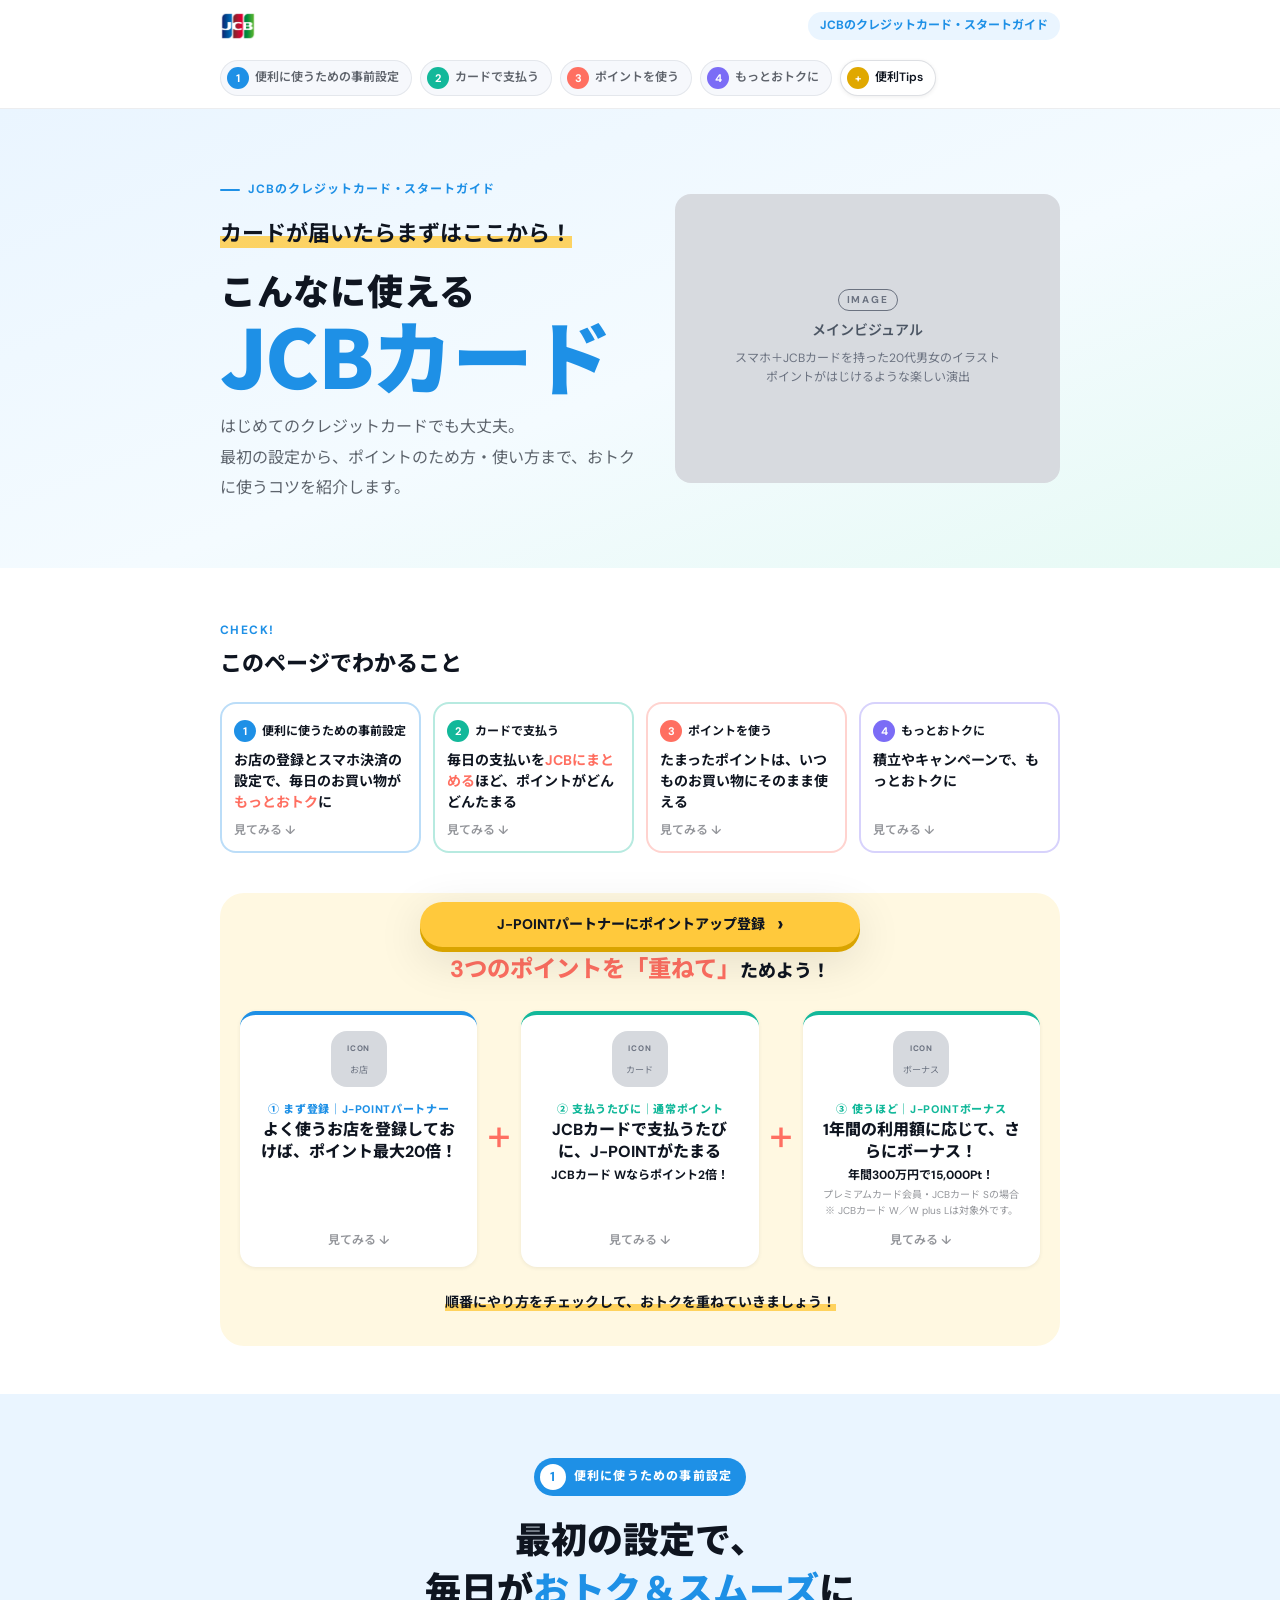
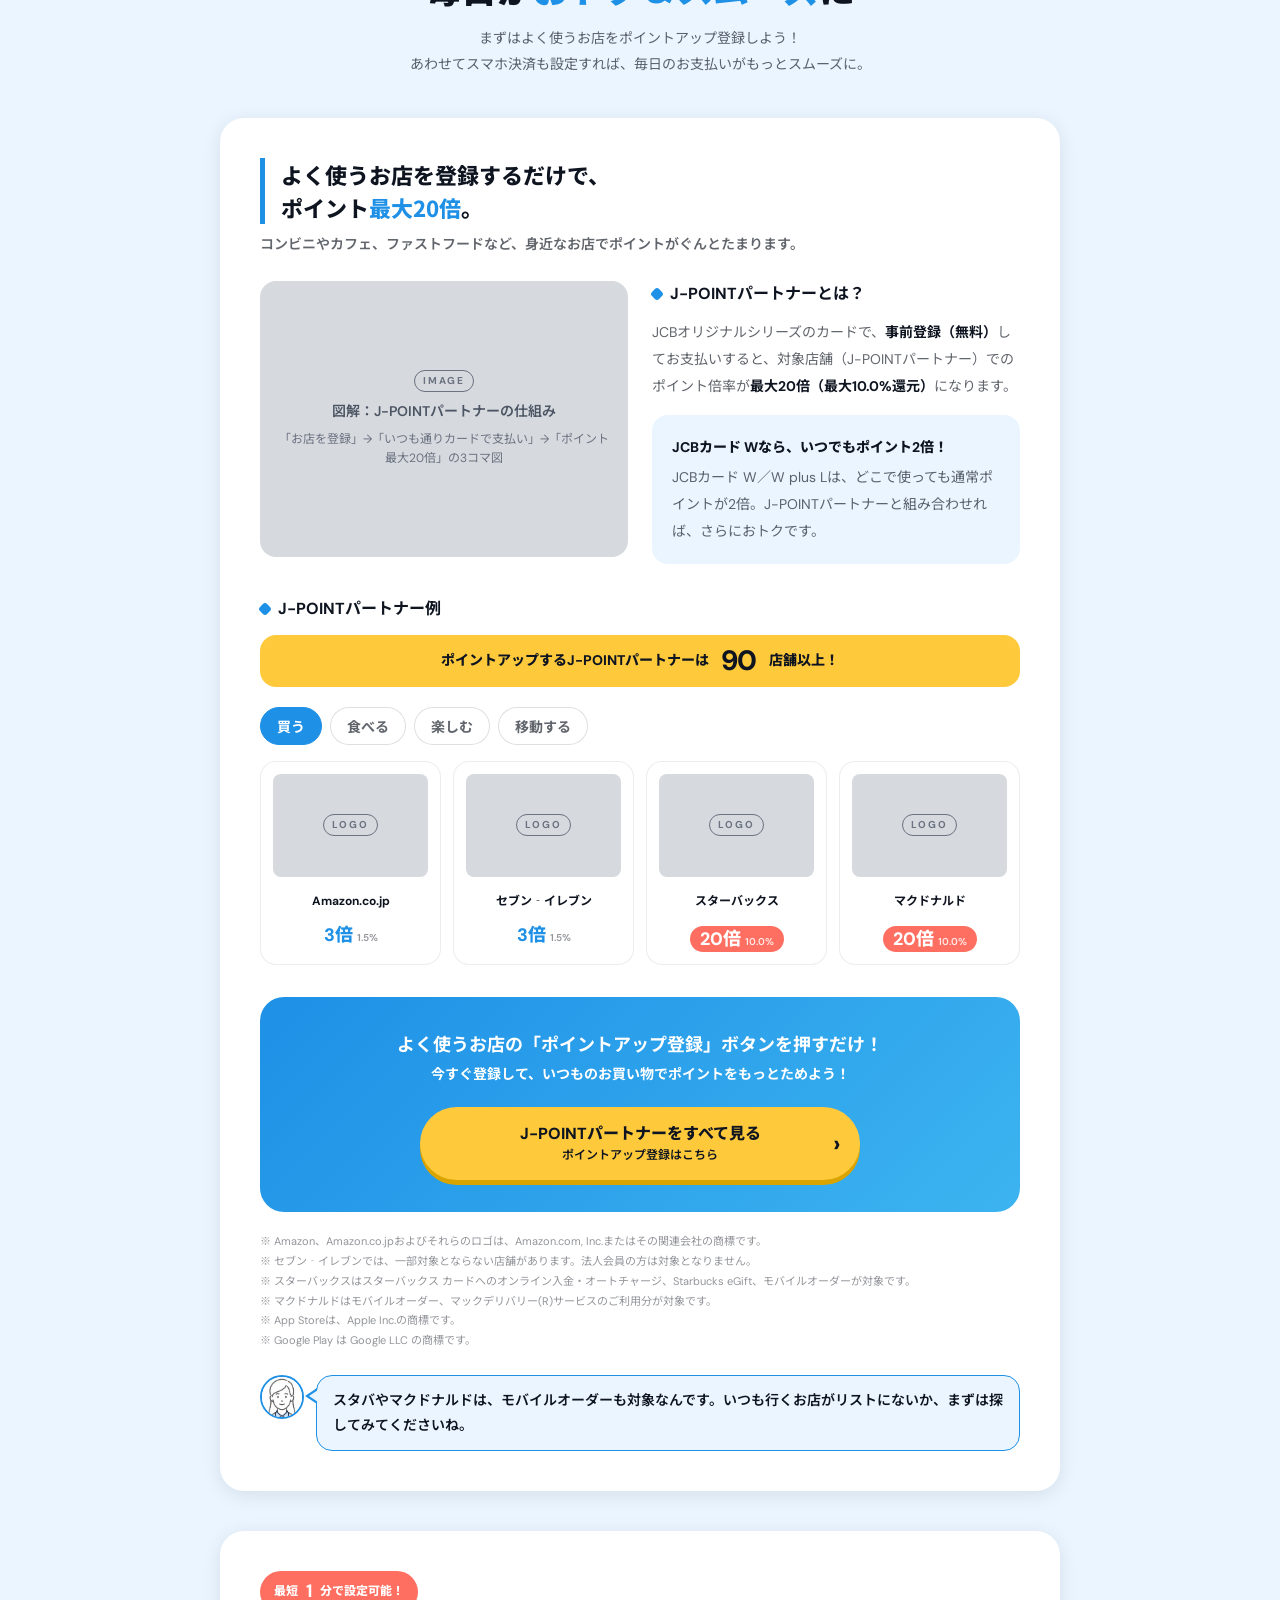
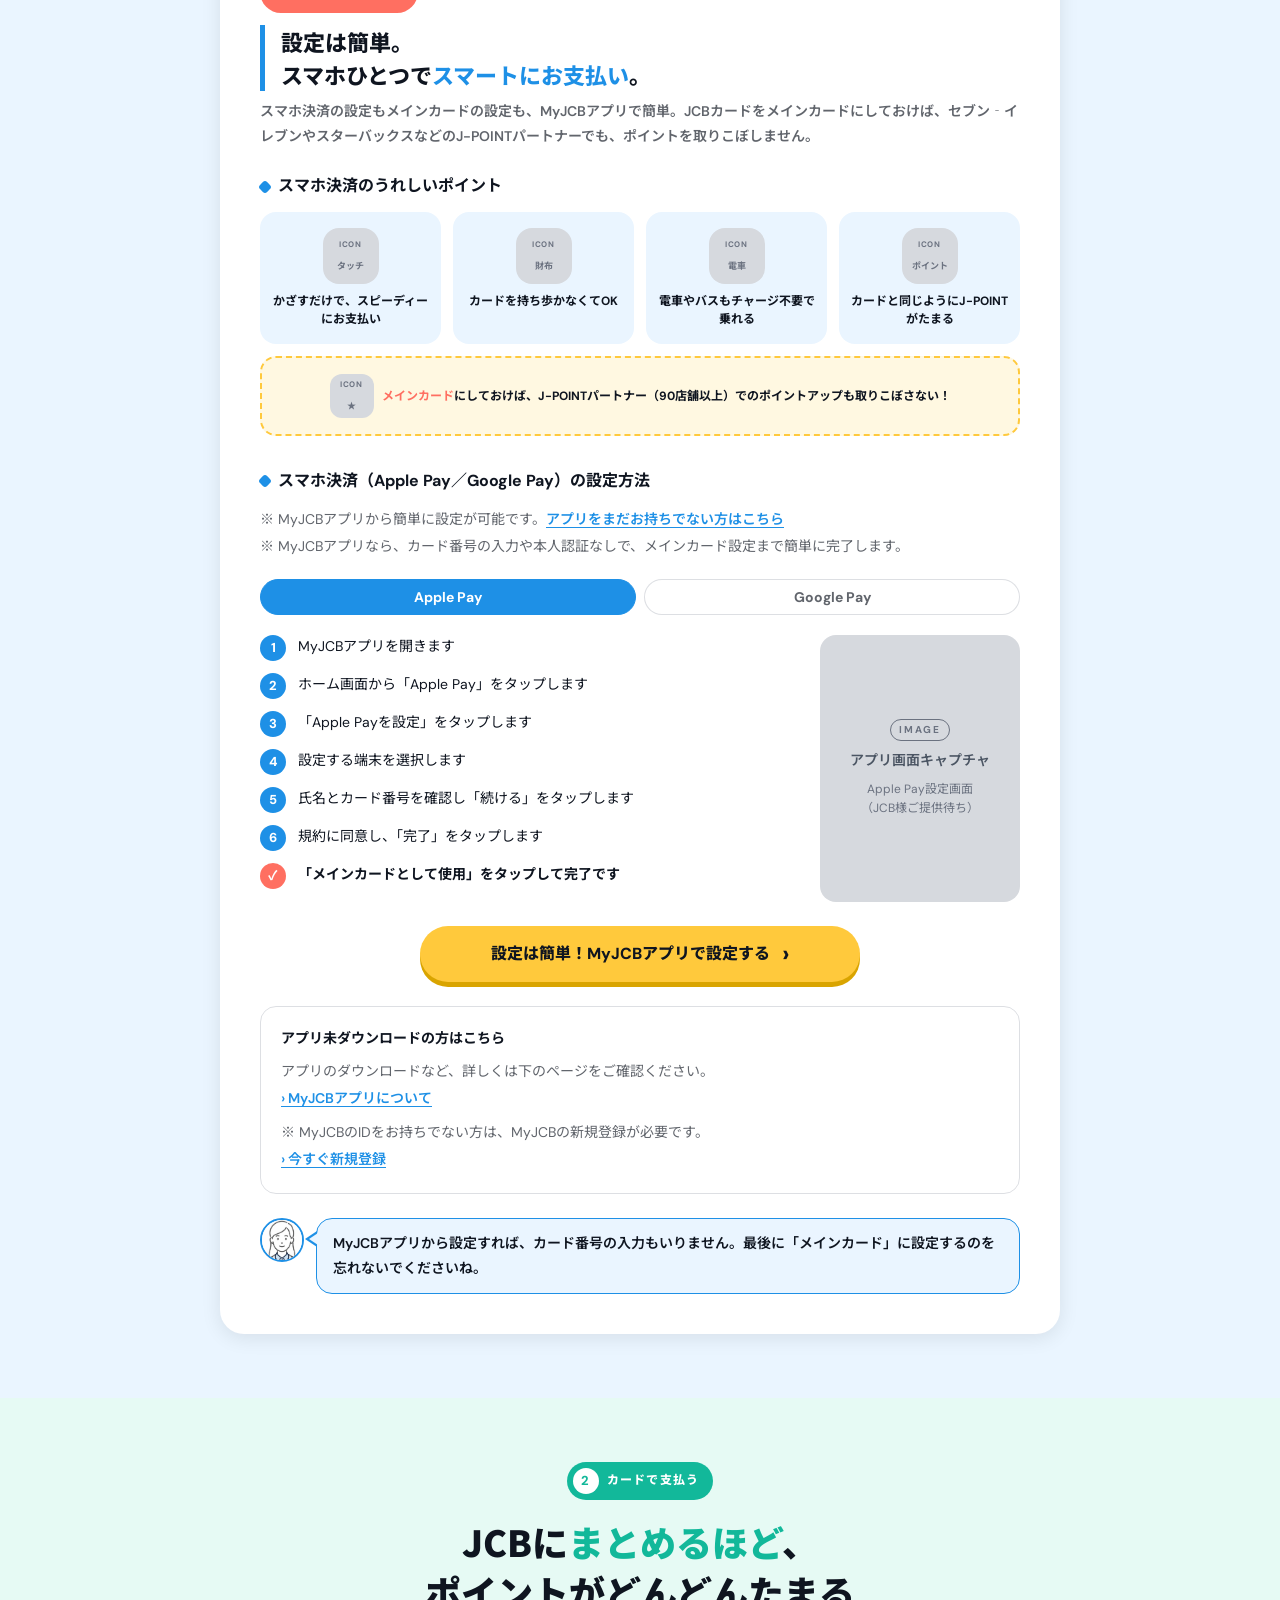
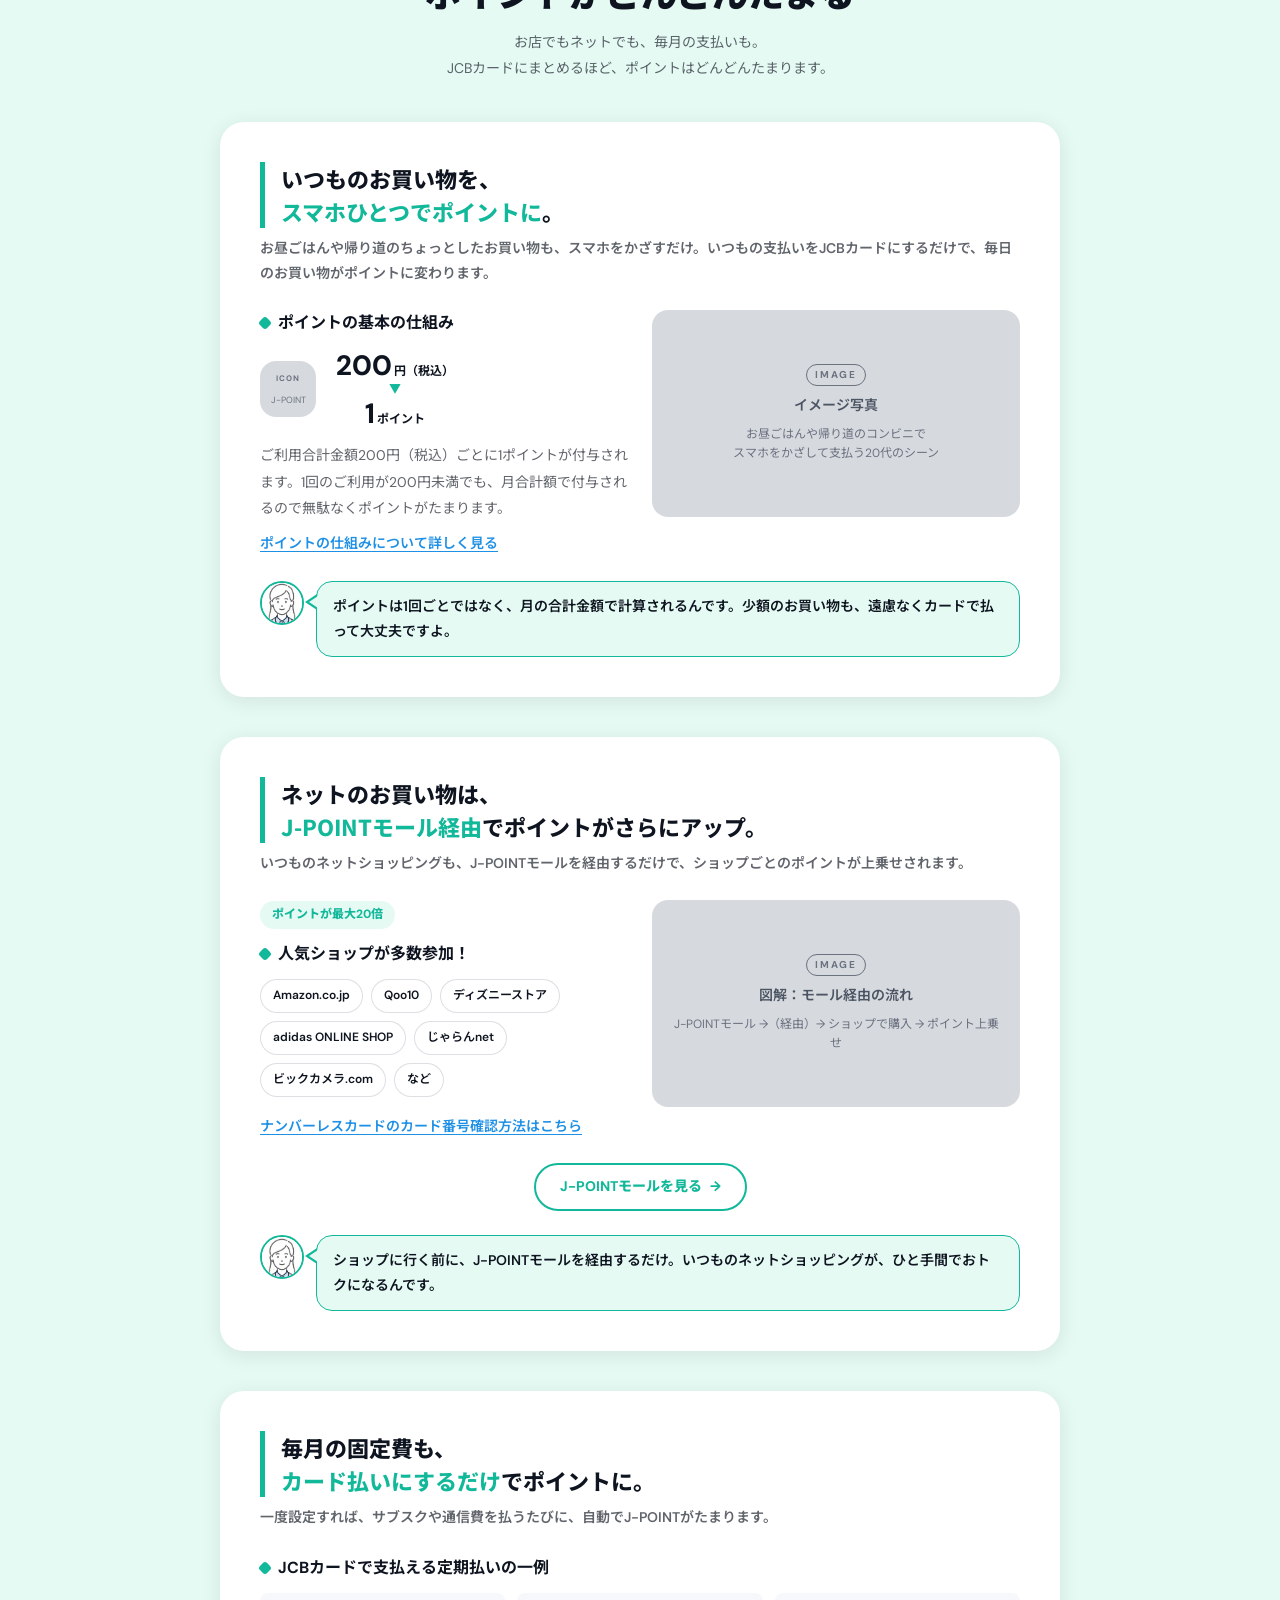
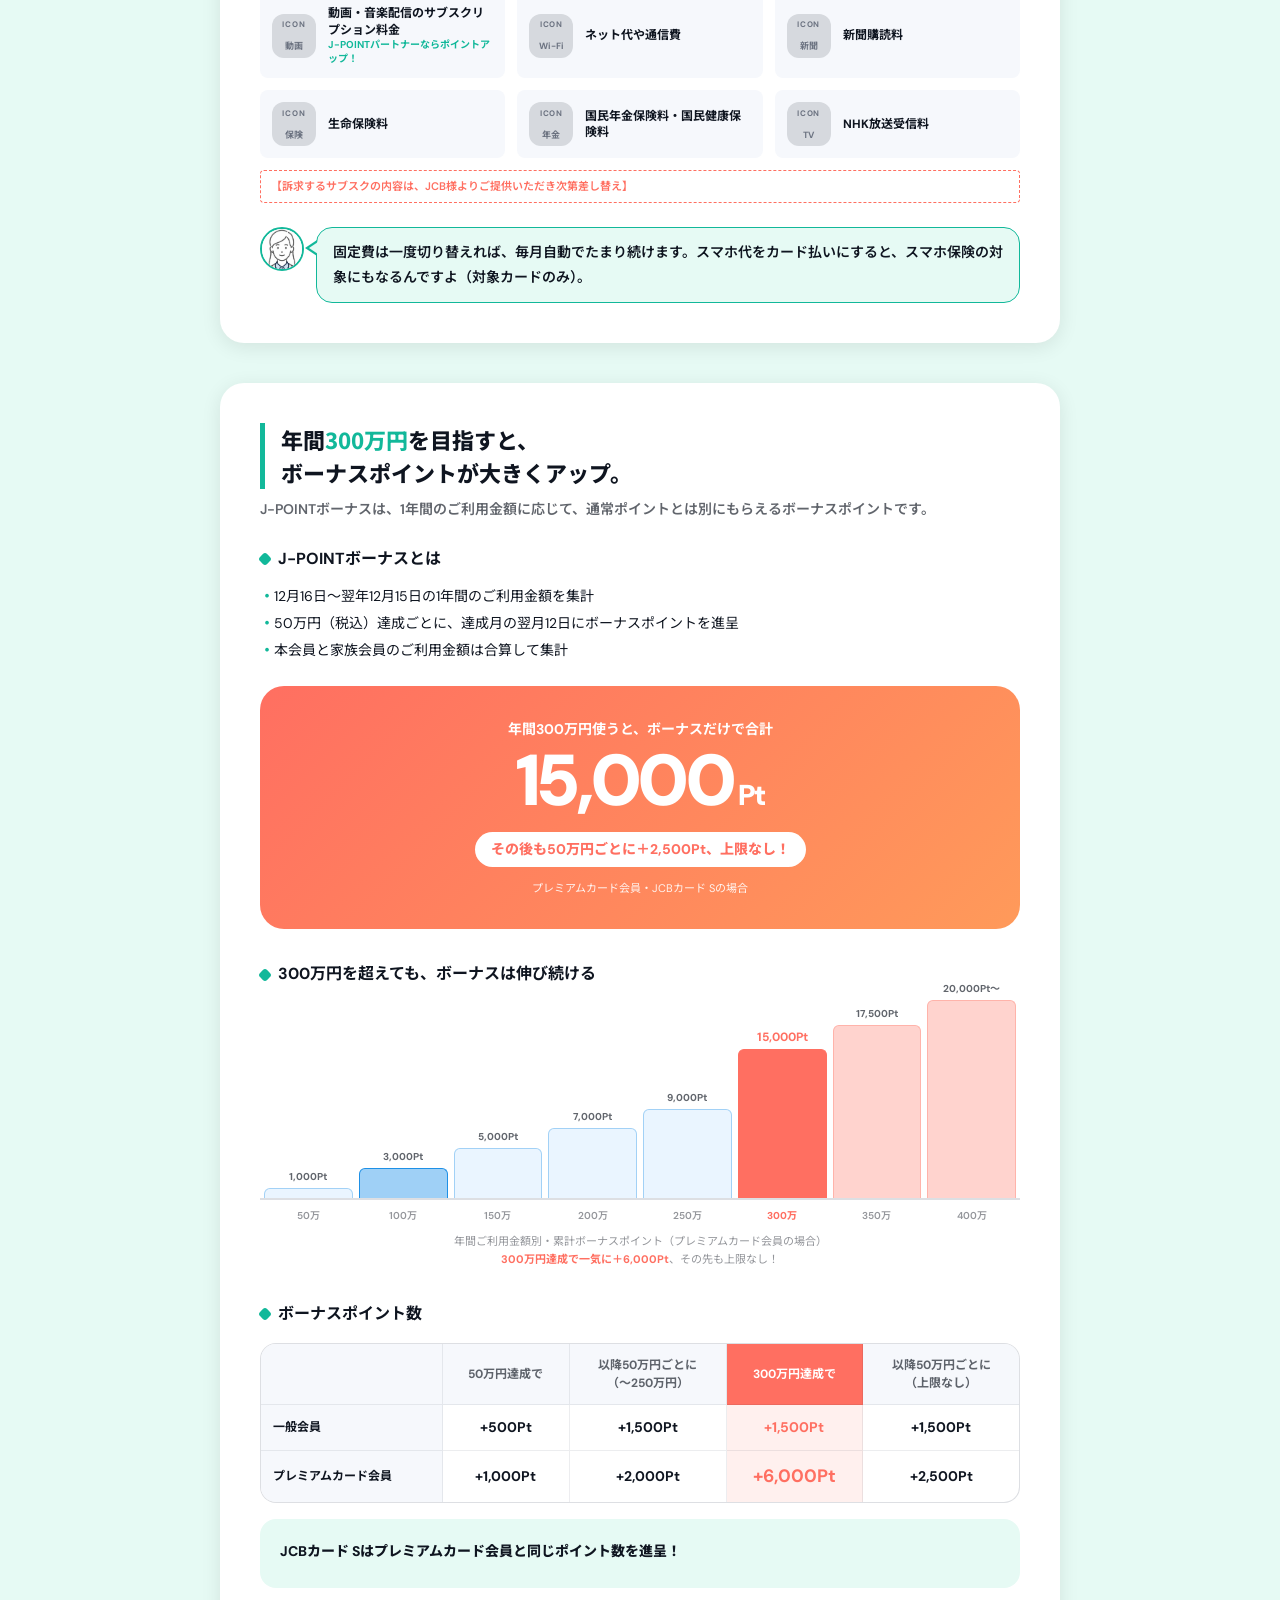
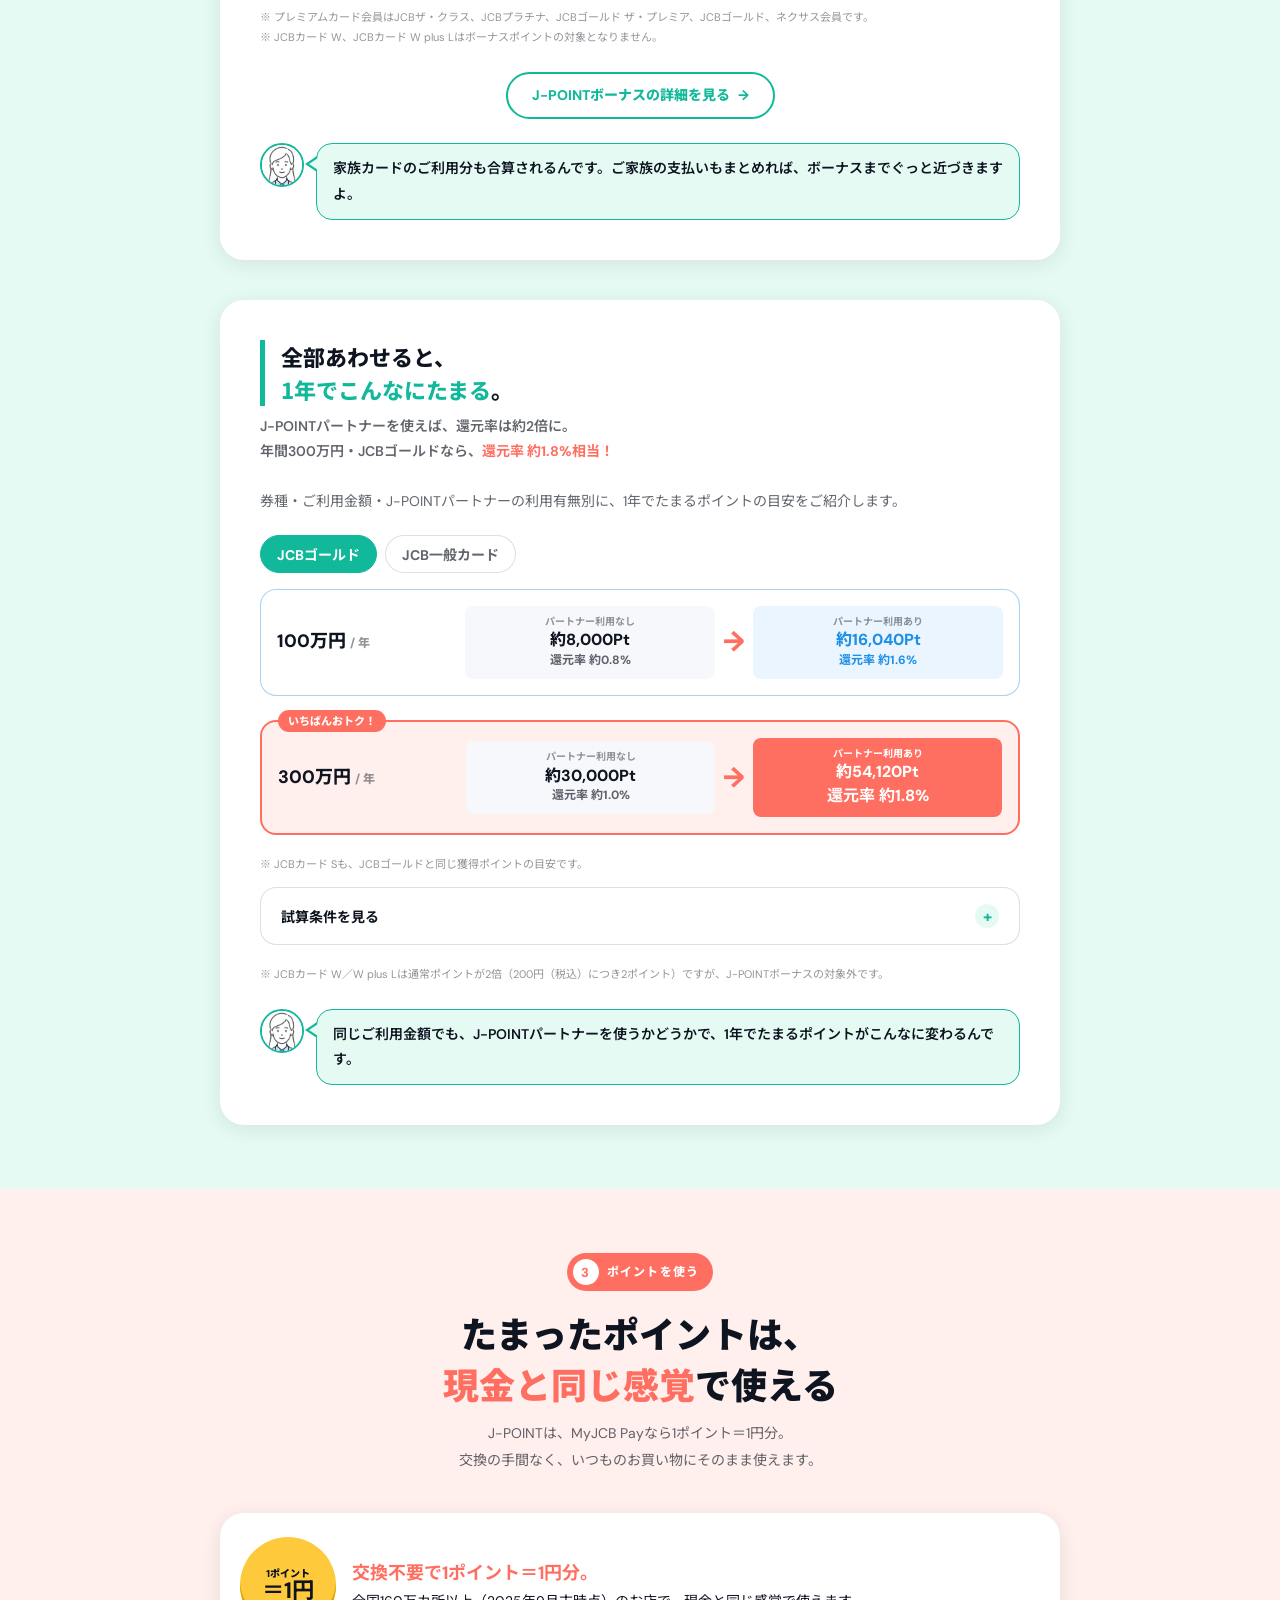
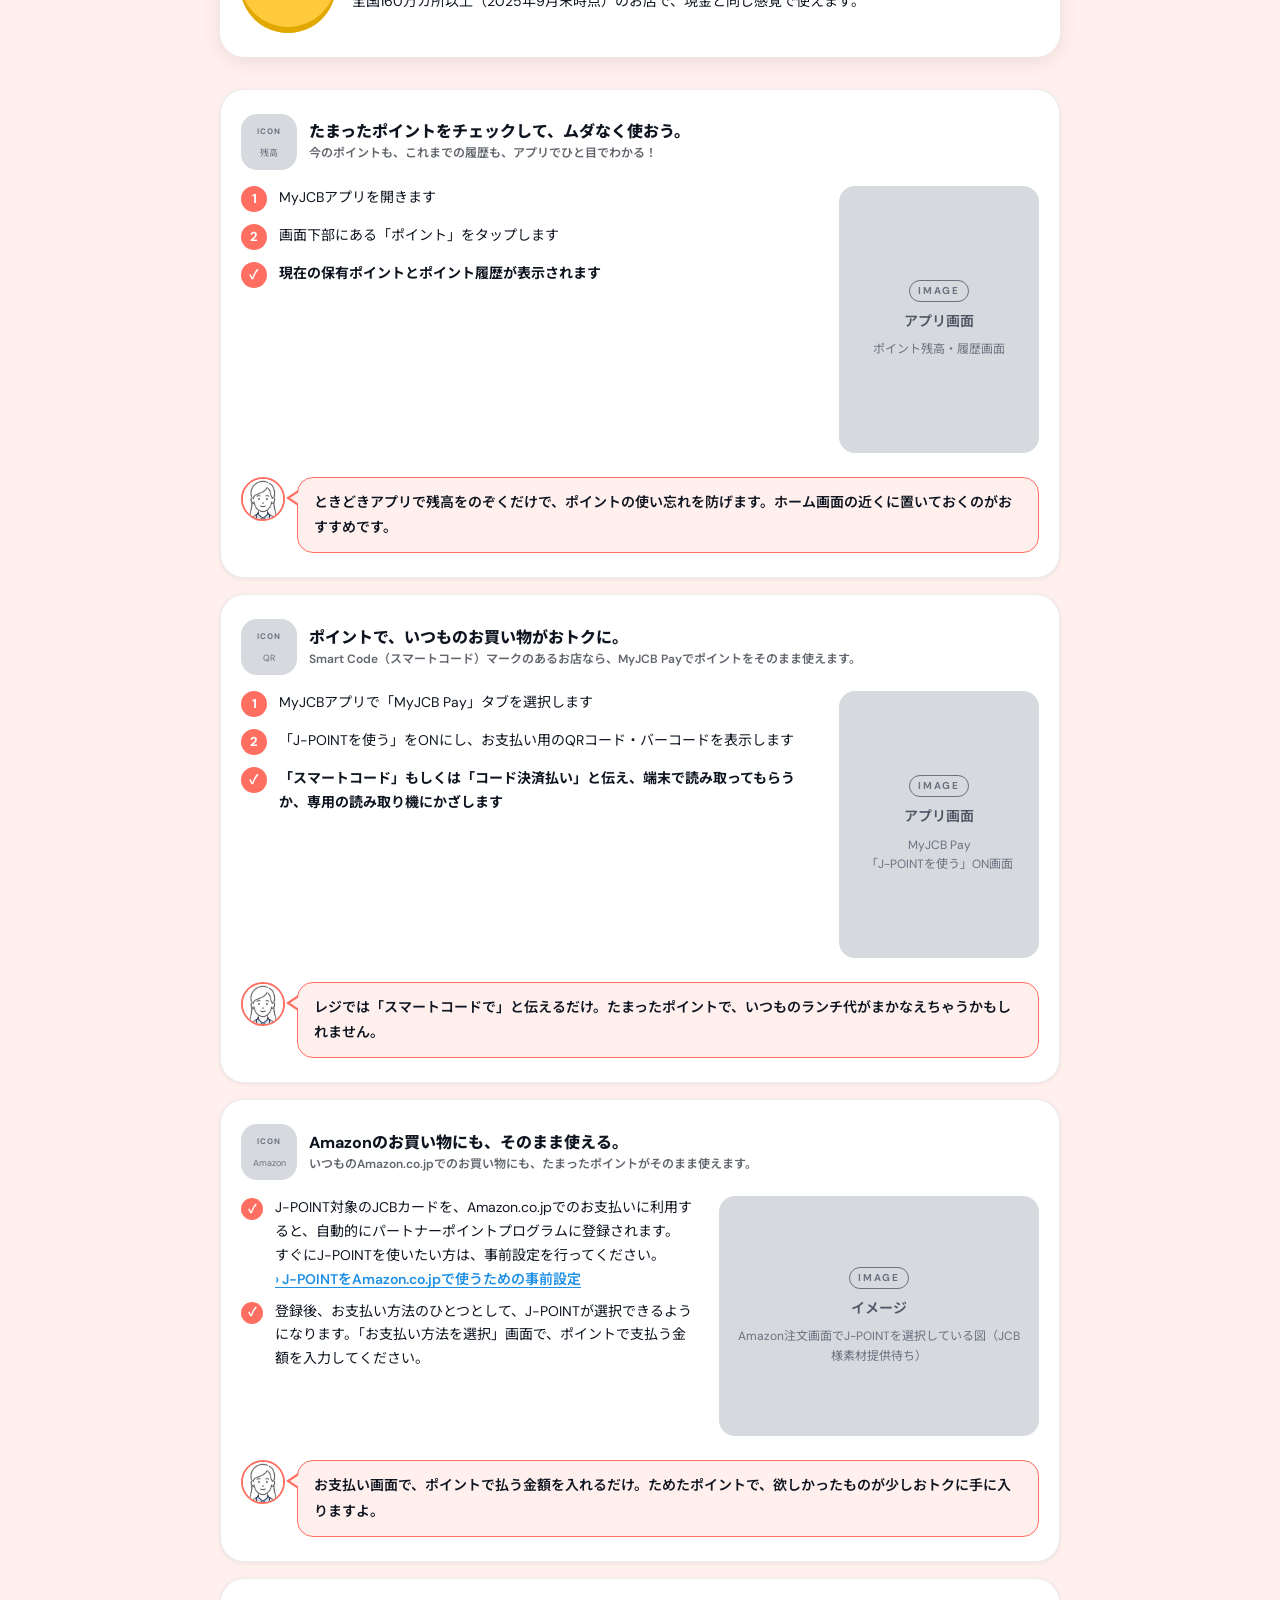
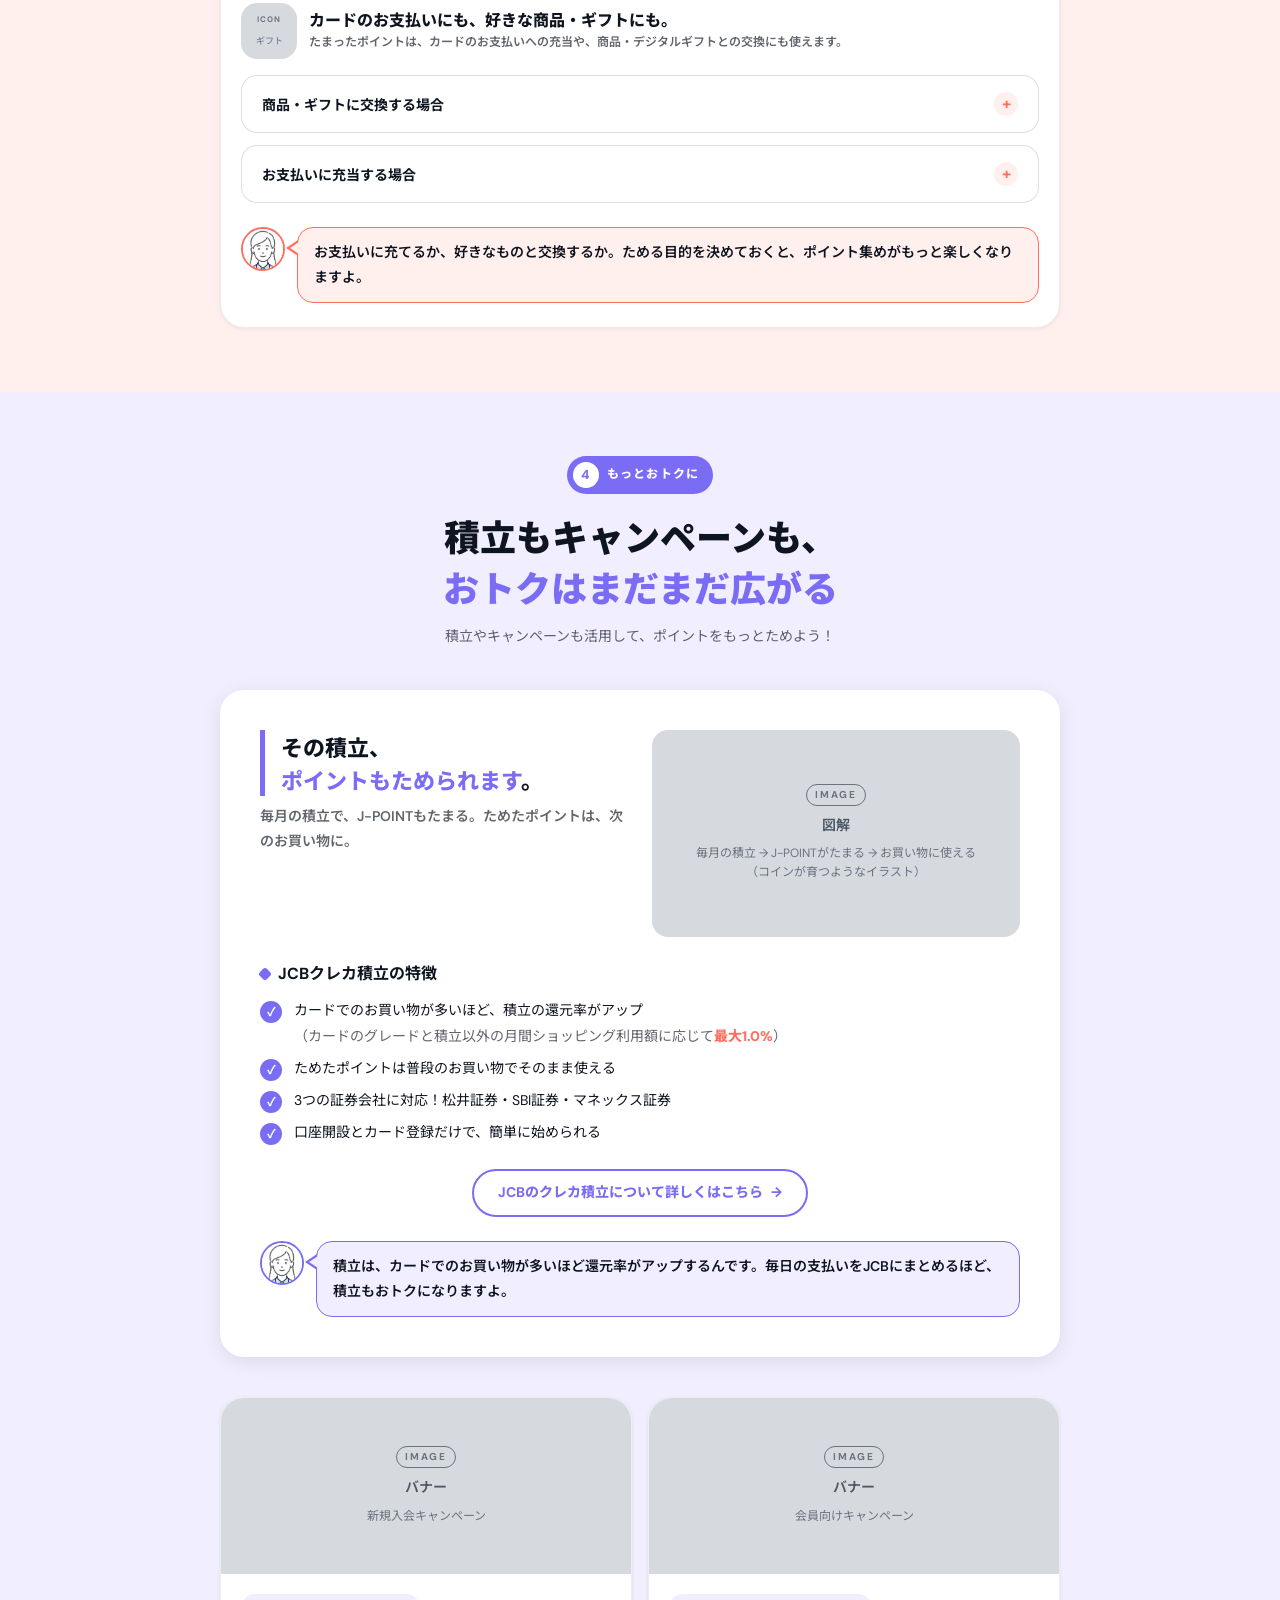
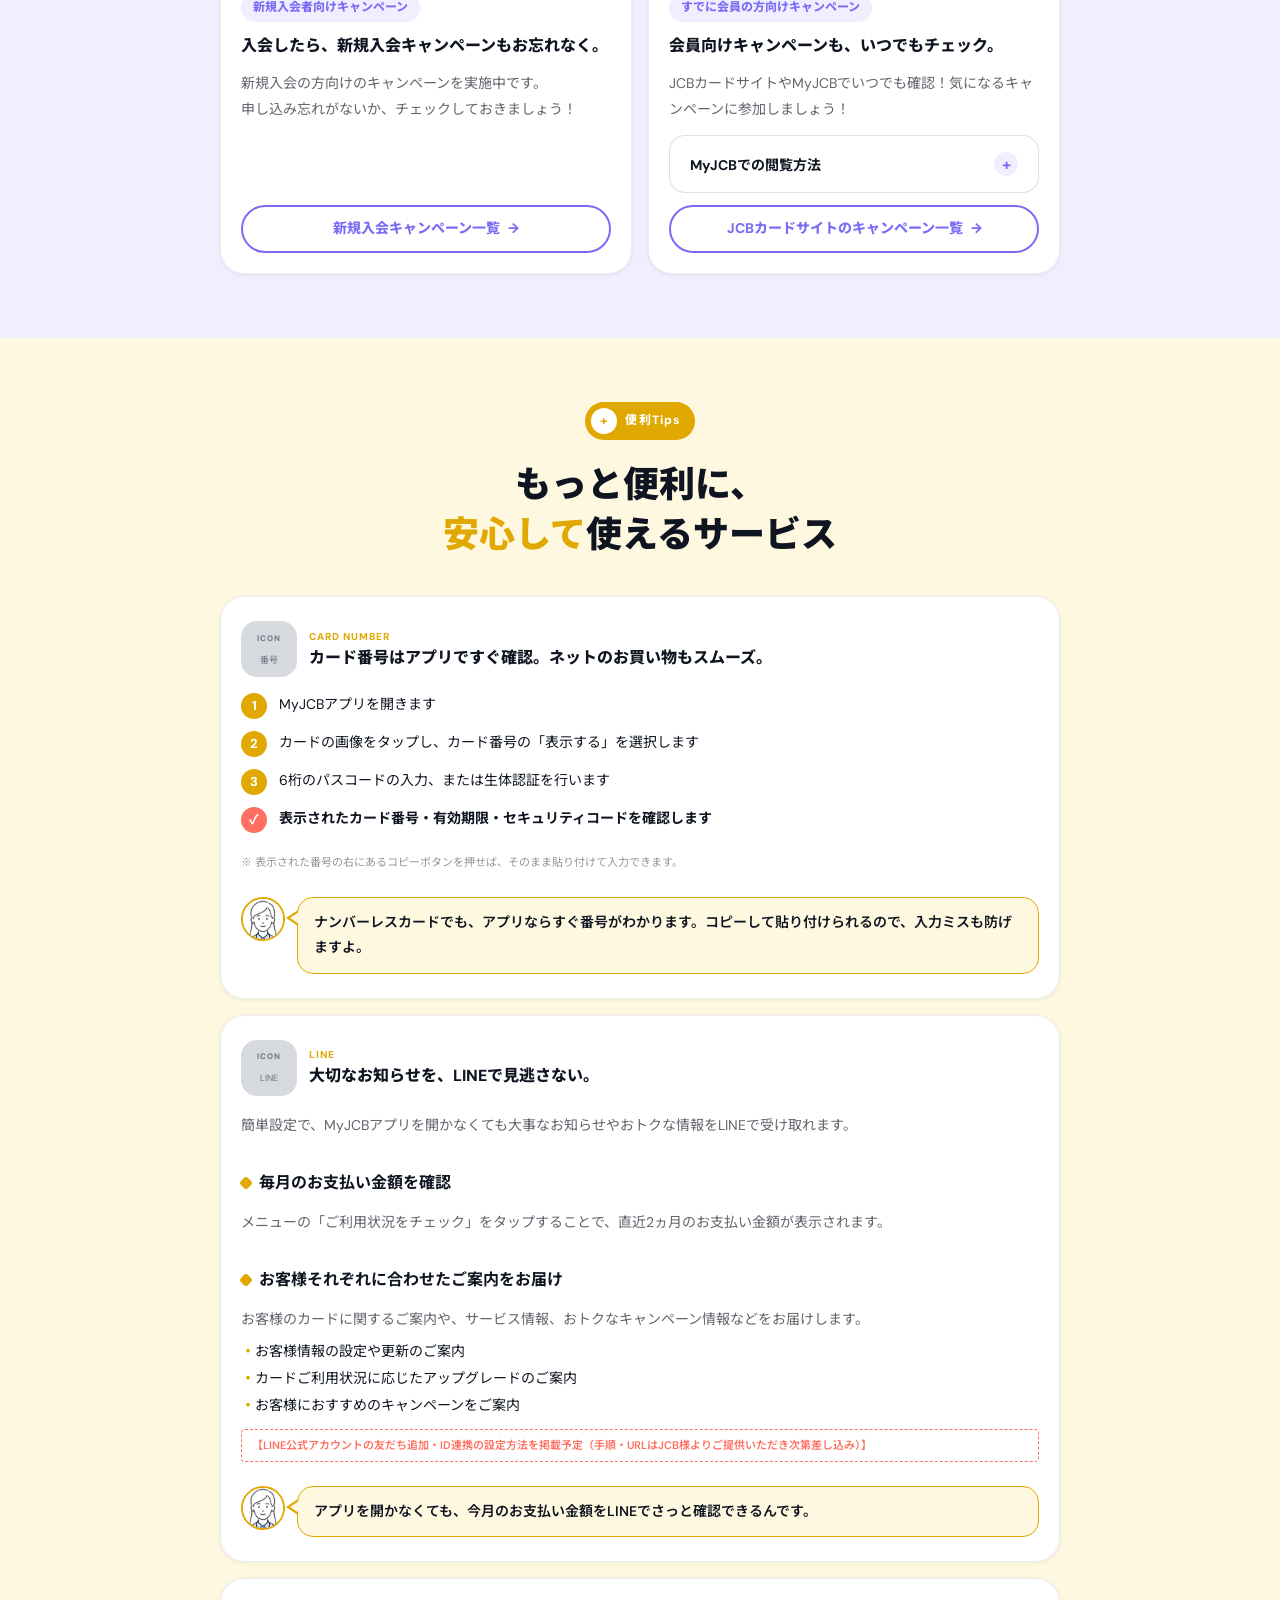
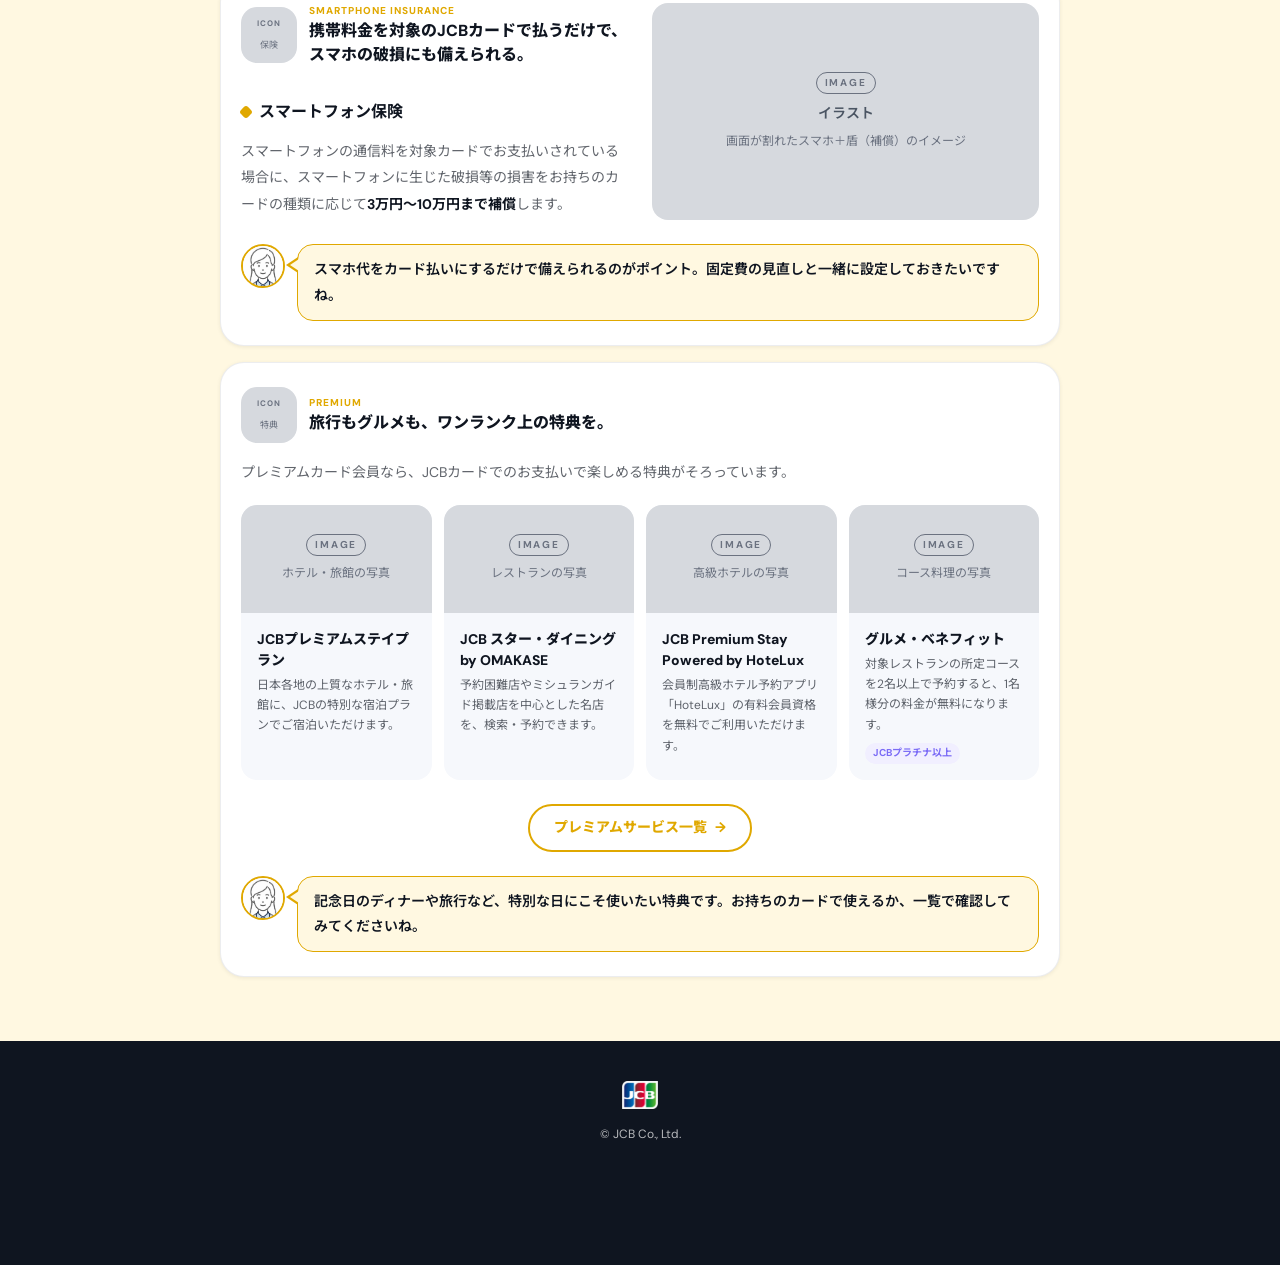
<file: startguide/index.html>
<!DOCTYPE html>
<html lang="ja">
<head>
  <meta charset="UTF-8">
  <meta name="viewport" content="width=device-width, initial-scale=1.0">
  <title>おトクなJCBカードの使い方｜JCBのクレジットカード・スタートガイド</title>
  <meta name="description" content="お店の登録とスマホ決済の設定で、毎日のお買い物がおトク＆スムーズに。JCBカードに入会したら最初に知っておきたい、おトクな使い方をまとめたスタートガイドです。">
  <link rel="preconnect" href="https://fonts.googleapis.com">
  <link rel="preconnect" href="https://fonts.gstatic.com" crossorigin>
  <link href="https://fonts.googleapis.com/css2?family=DM+Sans:opsz,wght@9..40,400;9..40,500;9..40,700;9..40,800&family=Noto+Sans+JP:wght@400;500;700;800;900&display=swap" rel="stylesheet">
  <link rel="stylesheet" href="./css/style.css">
</head>
<body>

<!-- ========================================
  SITE HEADER
======================================== -->
<header class="site-header" id="site-header">
  <div class="site-header-inner">
    <img src="./images/JCB_logo.svg.png" alt="JCB" class="site-logo">
    <span class="site-header-label">JCBのクレジットカード・スタートガイド</span>
  </div>
  <nav class="step-nav" aria-label="ページ内ナビ">
    <a href="#step1" data-c="sky"><span class="num">1</span>便利に使うための事前設定</a>
    <a href="#step2" data-c="mint"><span class="num">2</span>カードで支払う</a>
    <a href="#step3" data-c="coral"><span class="num">3</span>ポイントを使う</a>
    <a href="#step4" data-c="purple"><span class="num">4</span>もっとおトクに</a>
    <a href="#tips" data-c="yellow"><span class="num">+</span>便利Tips</a>
  </nav>
</header>

<main>

<!-- ========================================
  HERO / FV
======================================== -->
<section class="hero">
  <div class="container hero-inner">
    <div>
      <p class="hero-eyebrow">JCBのクレジットカード・スタートガイド</p>
      <p class="hero-catch"><span>カードが届いたらまずはここから！</span></p>
      <h1 class="hero-h1"><span class="lead-in">こんなに使える</span><span class="accent">JCBカード</span></h1>
      <p class="hero-lead">はじめてのクレジットカードでも大丈夫。<br>最初の設定から、ポイントのため方・使い方まで、おトクに使うコツを紹介します。</p>
    </div>
    <div class="hero-visual">
      <div class="img-ph ar-4x3">
        <b>メインビジュアル</b>
        スマホ＋JCBカードを持った20代男女のイラスト<br>ポイントがはじけるような楽しい演出
      </div>
    </div>
  </div>
</section>

<!-- ========================================
  このページでわかること
======================================== -->
<section class="overview">
  <div class="container">
    <p class="sec-label">CHECK!</p>
    <h2 class="overview-title">このページでわかること</h2>
    <ul class="know-list">
      <li><a href="#step1" class="know-item" data-c="sky"><span class="tag"><span class="num">1</span><span>便利に使うための<wbr>事前設定</span></span><span class="txt">お店の登録とスマホ決済の設定で、毎日のお買い物が<em>もっとおトク</em>に</span><span class="go">見てみる ↓</span></a></li>
      <li><a href="#step2" class="know-item" data-c="mint"><span class="tag"><span class="num">2</span>カードで支払う</span><span class="txt">毎日の支払いを<em>JCBにまとめる</em>ほど、ポイントがどんどんたまる</span><span class="go">見てみる ↓</span></a></li>
      <li><a href="#step3" class="know-item" data-c="coral"><span class="tag"><span class="num">3</span>ポイントを使う</span><span class="txt">たまったポイントは、いつものお買い物にそのまま使える</span><span class="go">見てみる ↓</span></a></li>
      <li><a href="#step4" class="know-item" data-c="purple"><span class="tag"><span class="num">4</span>もっとおトクに</span><span class="txt">積立やキャンペーンで、もっとおトクに</span><span class="go">見てみる ↓</span></a></li>
    </ul>

    <!-- 3つのポイント 重ね図 -->
    <div class="stack">
      <p class="stack-title">登録して、支払って、使い続ける。<br><span class="big">3つのポイントを「重ねて」</span>ためよう！</p>
      <div class="stack-row">
        <a href="#partner" class="stack-card" data-c="sky">
          <div class="img-ph is-icon">お店</div>
          <div>
            <p class="no">① まず登録｜J-POINTパートナー</p>
            <h3>よく使うお店を登録しておけば、ポイント最大20倍！</h3>
          </div>
          <span class="go">見てみる ↓</span>
        </a>
        <div class="stack-plus">＋</div>
        <a href="#basic-point" class="stack-card" data-c="mint">
          <div class="img-ph is-icon">カード</div>
          <div>
            <p class="no">② 支払うたびに｜通常ポイント</p>
            <h3>JCBカードで支払うたびに、J-POINTがたまる</h3>
            <p><strong>JCBカード Wならポイント2倍！</strong></p>
          </div>
          <span class="go">見てみる ↓</span>
        </a>
        <div class="stack-plus">＋</div>
        <a href="#bonus" class="stack-card" data-c="mint">
          <div class="img-ph is-icon">ボーナス</div>
          <div>
            <p class="no">③ 使うほど｜J-POINTボーナス</p>
            <h3>1年間の利用額に応じて、さらにボーナス！</h3>
            <p><strong>年間300万円で15,000Pt！</strong></p>
            <p class="note">プレミアムカード会員・JCBカード Sの場合<br>※ JCBカード W／W plus Lは対象外です。</p>
          </div>
          <span class="go">見てみる ↓</span>
        </a>
      </div>
      <p class="stack-go"><span>順番にやり方をチェックして、おトクを重ねていきましょう！</span></p>
    </div>
  </div>
</section>

<!-- ========================================
  STEP 1：便利に使うための事前設定
======================================== -->
<section class="step" id="step1" data-c="sky">
  <div class="container">
    <div class="step-head">
      <span class="step-badge"><span class="n">1</span>便利に使うための事前設定</span>
      <h2 class="step-h2">最初の設定で、<br>毎日が<span class="hl">おトク＆スムーズ</span>に</h2>
      <p class="step-lead">まずはよく使うお店をポイントアップ登録しよう！<br>あわせてスマホ決済も設定すれば、毎日のお支払いがもっとスムーズに。</p>
    </div>

    <!-- J-POINTパートナー -->
    <div class="block">
      <div class="block-card" id="partner">
        <h3 class="block-h3">よく使うお店を登録するだけで、<br>ポイント<span class="hl">最大20倍</span>。</h3>
        <p class="block-sub">コンビニやカフェ、ファストフードなど、身近なお店でポイントがぐんとたまります。</p>

        <div class="block-body">
          <div class="block-media">
            <div class="img-ph ar-4x3">
              <b>図解：J-POINTパートナーの仕組み</b>
              「お店を登録」→「いつも通りカードで支払い」→「ポイント最大20倍」の3コマ図
            </div>
            <div>
              <h4 class="h4">J-POINTパートナーとは？</h4>
              <p class="text">JCBオリジナルシリーズのカードで、<strong>事前登録（無料）</strong>してお支払いすると、対象店舗（J-POINTパートナー）でのポイント倍率が<strong>最大20倍（最大10.0%還元）</strong>になります。</p>
              <div class="info-box mt-4">
                <p class="info-box-title">JCBカード Wなら、いつでもポイント2倍！</p>
                <p class="text">JCBカード W／W plus Lは、どこで使っても通常ポイントが2倍。J-POINTパートナーと組み合わせれば、さらにおトクです。</p>
              </div>
            </div>
          </div>

          <h4 class="h4">J-POINTパートナー例</h4>
          <p class="partner-count">ポイントアップするJ-POINTパートナーは<span class="big-num">90</span>店舗以上！</p>

          <div class="scene-tabs" data-tabs="scene" role="tablist">
            <button class="tab-btn is-active" data-tab="buy" role="tab">買う</button>
            <button class="tab-btn" data-tab="eat" role="tab">食べる</button>
            <button class="tab-btn" data-tab="fun" role="tab">楽しむ</button>
            <button class="tab-btn" data-tab="move" role="tab">移動する</button>
          </div>

          <div data-tabs-panels="scene">
            <div class="tab-panel is-active" data-panel="buy">
              <ul class="partner-grid">
                <li class="partner"><div class="img-ph"></div><p class="partner-name">Amazon.co.jp</p><p class="rate">3倍<small>1.5%</small></p></li>
                <li class="partner"><div class="img-ph"></div><p class="partner-name">セブン‐イレブン</p><p class="rate">3倍<small>1.5%</small></p></li>
                <li class="partner"><div class="img-ph"></div><p class="partner-name">スターバックス</p><p class="rate is-max">20倍<small>10.0%</small></p></li>
                <li class="partner"><div class="img-ph"></div><p class="partner-name">マクドナルド</p><p class="rate is-max">20倍<small>10.0%</small></p></li>
              </ul>
            </div>
            <div class="tab-panel" data-panel="eat">
              <ul class="partner-grid">
                <li class="partner"><div class="img-ph"></div><p class="partner-name">すき家</p><p class="rate is-max">20倍<small>10.0%</small></p></li>
                <li class="partner"><div class="img-ph"></div><p class="partner-name">吉野家</p><p class="rate is-max">20倍<small>10.0%</small></p></li>
                <li class="partner"><div class="img-ph"></div><p class="partner-name">ガスト</p><p class="rate is-max">20倍<small>10.0%</small></p></li>
              </ul>
            </div>
            <div class="tab-panel" data-panel="fun">
              <ul class="partner-grid">
                <li class="partner"><div class="img-ph"></div><p class="partner-name">App Store</p><p class="rate">3倍<small>1.5%</small></p></li>
                <li class="partner"><div class="img-ph"></div><p class="partner-name">Google Play</p><p class="rate">3倍<small>1.5%</small></p></li>
              </ul>
            </div>
            <div class="tab-panel" data-panel="move">
              <ul class="partner-grid">
                <li class="partner"><div class="img-ph"></div><p class="partner-name">電車・バスの<br>クレカタッチ乗車</p><p class="rate is-max">20倍<small>10.0%</small></p></li>
              </ul>
            </div>
          </div>

          <!-- メインCV -->
          <div class="cta-box">
            <p><strong>よく使うお店の「ポイントアップ登録」ボタンを押すだけ！</strong>今すぐ登録して、いつものお買い物でポイントをもっとためよう！</p>
            <a href="https://j-pointpartner.jcb.co.jp/" class="btn btn-cta" target="_blank" rel="noopener">J-POINTパートナーをすべて見る<small>ポイントアップ登録はこちら</small></a>
          </div>

          <ul class="notes">
            <li>Amazon、Amazon.co.jpおよびそれらのロゴは、Amazon.com, Inc.またはその関連会社の商標です。</li>
            <li>セブン‐イレブンでは、一部対象とならない店舗があります。法人会員の方は対象となりません。</li>
            <li>スターバックスはスターバックス カードへのオンライン入金・オートチャージ、Starbucks eGift、モバイルオーダーが対象です。</li>
            <li>マクドナルドはモバイルオーダー、マックデリバリー(R)サービスのご利用分が対象です。</li>
            <li>App Storeは、Apple Inc.の商標です。</li>
            <li>Google Play は Google LLC の商標です。</li>
          </ul>
        </div>
        <div class="guide-comment">
          <span class="guide-avatar"><img src="./images/icon_lady.jpg" alt="" width="758" height="758"></span>
          <p class="guide-bubble">スタバやマクドナルドは、モバイルオーダーも対象なんです。いつも行くお店がリストにないか、まずは探してみてくださいね。</p>
        </div>
      </div>
    </div>

    <!-- スマホ決済 -->
    <div class="block">
      <div class="block-card">
        <span class="quick-badge">最短<b>1</b>分で設定可能！</span>
        <h3 class="block-h3">設定は簡単。<br>スマホひとつで<span class="hl">スマートにお支払い</span>。</h3>
        <p class="block-sub">スマホ決済の設定もメインカードの設定も、MyJCBアプリで簡単。JCBカードをメインカードにしておけば、セブン‐イレブンやスターバックスなどのJ-POINTパートナーでも、ポイントを取りこぼしません。</p>

        <div class="block-body">
          <h4 class="h4">スマホ決済のうれしいポイント</h4>
          <ul class="merit-grid">
            <li class="merit"><div class="img-ph is-icon">タッチ</div>かざすだけで、スピーディーにお支払い</li>
            <li class="merit"><div class="img-ph is-icon">財布</div>カードを持ち歩かなくてOK</li>
            <li class="merit"><div class="img-ph is-icon">電車</div>電車やバスもチャージ不要で乗れる</li>
            <li class="merit"><div class="img-ph is-icon">ポイント</div>カードと同じようにJ-POINTがたまる</li>
            <li class="merit wide"><div class="img-ph is-icon sm">★</div><span><em>メインカード</em>にしておけば、J-POINTパートナー（90店舗以上）でのポイントアップも取りこぼさない！</span></li>
          </ul>

          <h4 class="h4">スマホ決済（Apple Pay／Google Pay）の設定方法</h4>
          <p class="text">※ MyJCBアプリから簡単に設定が可能です。<a href="#no-app" class="link">アプリをまだお持ちでない方はこちら</a><br>※ MyJCBアプリなら、カード番号の入力や本人認証なしで、メインカード設定まで簡単に完了します。</p>

          <div class="mt-5">
            <div class="pay-tabs" data-tabs="pay" role="tablist">
              <button class="tab-btn is-active" data-tab="apple" role="tab">Apple Pay</button>
              <button class="tab-btn" data-tab="google" role="tab">Google Pay</button>
            </div>
            <div data-tabs-panels="pay">
              <div class="tab-panel is-active" data-panel="apple">
                <div class="flow-wrap">
                  <ol class="flow">
                    <li>MyJCBアプリを開きます</li>
                    <li>ホーム画面から「Apple Pay」をタップします</li>
                    <li>「Apple Payを設定」をタップします</li>
                    <li>設定する端末を選択します</li>
                    <li>氏名とカード番号を確認し「続ける」をタップします</li>
                    <li>規約に同意し、「完了」をタップします</li>
                    <li class="is-goal">「メインカードとして使用」をタップして完了です</li>
                  </ol>
                  <div class="img-ph ar-3x4"><b>アプリ画面キャプチャ</b>Apple Pay設定画面<br>（JCB様ご提供待ち）</div>
                </div>
              </div>
              <div class="tab-panel" data-panel="google">
                <div class="flow-wrap">
                  <ol class="flow">
                    <li>Google Playから「Google ウォレット」アプリをインストールします</li>
                    <li>MyJCBアプリを開き、ホーム画面から「Google Pay」をタップします</li>
                    <li>「GPayに追加」をタップします</li>
                    <li>画面の指示に従って操作し、カードを登録します</li>
                    <li class="is-goal">「メインカードに設定する」をタップし、JCBカードをメインカードに設定します</li>
                  </ol>
                  <div class="img-ph ar-3x4"><b>アプリ画面キャプチャ</b>Google Pay設定画面<br>（JCB様ご提供待ち）</div>
                </div>
                <ul class="notes"><li>Google ウォレットアプリからは登録できません。MyJCBアプリから設定してください。</li></ul>
              </div>
            </div>
          </div>

          <div class="btn-wrap">
            <a href="#" class="btn btn-cta">設定は簡単！MyJCBアプリで設定する</a>
          </div>

          <div class="sub-box" id="no-app">
            <p class="sub-box-title">アプリ未ダウンロードの方はこちら</p>
            <p class="text">アプリのダウンロードなど、詳しくは下のページをご確認ください。<br><a href="#" class="link link-arrow">MyJCBアプリについて</a></p>
            <p class="text">※ MyJCBのIDをお持ちでない方は、MyJCBの新規登録が必要です。<br><a href="#" class="link link-arrow">今すぐ新規登録</a></p>
          </div>
        </div>
        <div class="guide-comment">
          <span class="guide-avatar"><img src="./images/icon_lady.jpg" alt="" width="758" height="758"></span>
          <p class="guide-bubble">MyJCBアプリから設定すれば、カード番号の入力もいりません。最後に「メインカード」に設定するのを忘れないでくださいね。</p>
        </div>
      </div>
    </div>
  </div>
</section>

<!-- ========================================
  STEP 2：カードで支払う
======================================== -->
<section class="step" id="step2" data-c="mint">
  <div class="container">
    <div class="step-head">
      <span class="step-badge"><span class="n">2</span>カードで支払う</span>
      <h2 class="step-h2">JCBに<span class="hl">まとめるほど</span>、<br>ポイントがどんどんたまる</h2>
      <p class="step-lead">お店でもネットでも、毎月の支払いも。<br>JCBカードにまとめるほど、ポイントはどんどんたまります。</p>
    </div>

    <!-- スマホでいつものお買い物 -->
    <div class="block">
      <div class="block-card" id="basic-point">
        <h3 class="block-h3">いつものお買い物を、<br><span class="hl">スマホひとつでポイントに</span>。</h3>
        <p class="block-sub">お昼ごはんや帰り道のちょっとしたお買い物も、スマホをかざすだけ。いつもの支払いをJCBカードにするだけで、毎日のお買い物がポイントに変わります。</p>
        <div class="block-body">
          <div class="block-media rev">
            <div class="img-ph ar-16x9"><b>イメージ写真</b>お昼ごはんや帰り道のコンビニで<br>スマホをかざして支払う20代のシーン</div>
            <div>
              <h4 class="h4">ポイントの基本の仕組み</h4>
              <div class="point-rule">
                <div class="img-ph is-icon">J-POINT</div>
                <p class="point-rule-calc"><span>200<small>円（税込）</small></span><span class="arrow">▼</span><span>1<small>ポイント</small></span></p>
              </div>
              <p class="text">ご利用合計金額200円（税込）ごとに1ポイントが付与されます。1回のご利用が200円未満でも、月合計額で付与されるので無駄なくポイントがたまります。</p>
              <p class="text mt-2"><a href="#" class="link">ポイントの仕組みについて詳しく見る</a></p>
            </div>
          </div>
        </div>
        <div class="guide-comment">
          <span class="guide-avatar"><img src="./images/icon_lady.jpg" alt="" width="758" height="758"></span>
          <p class="guide-bubble">ポイントは1回ごとではなく、月の合計金額で計算されるんです。少額のお買い物も、遠慮なくカードで払って大丈夫ですよ。</p>
        </div>
      </div>
    </div>

    <!-- J-POINTモール -->
    <div class="block">
      <div class="block-card">
        <h3 class="block-h3">ネットのお買い物は、<br><span class="hl">J-POINTモール経由</span>でポイントがさらにアップ。</h3>
        <p class="block-sub">いつものネットショッピングも、J-POINTモールを経由するだけで、ショップごとのポイントが上乗せされます。</p>
        <div class="block-body">
          <div class="block-media rev">
            <div class="img-ph ar-16x9"><b>図解：モール経由の流れ</b>J-POINTモール →（経由）→ ショップで購入 → ポイント上乗せ</div>
            <div>
              <span class="pop-label">ポイントが最大20倍</span>
              <h4 class="h4">人気ショップが多数参加！</h4>
              <ul class="chips">
                <li class="chip">Amazon.co.jp</li>
                <li class="chip">Qoo10</li>
                <li class="chip">ディズニーストア</li>
                <li class="chip">adidas ONLINE SHOP</li>
                <li class="chip">じゃらんnet</li>
                <li class="chip">ビックカメラ.com</li>
                <li class="chip">など</li>
              </ul>
              <p class="text mt-4"><a href="#card-number" class="link">ナンバーレスカードのカード番号確認方法はこちら</a></p>
            </div>
          </div>
          <div class="btn-wrap"><a href="#" class="btn btn-outline">J-POINTモールを見る</a></div>
        </div>
        <div class="guide-comment">
          <span class="guide-avatar"><img src="./images/icon_lady.jpg" alt="" width="758" height="758"></span>
          <p class="guide-bubble">ショップに行く前に、J-POINTモールを経由するだけ。いつものネットショッピングが、ひと手間でおトクになるんです。</p>
        </div>
      </div>
    </div>

    <!-- 固定費 -->
    <div class="block">
      <div class="block-card">
        <h3 class="block-h3">毎月の固定費も、<br><span class="hl">カード払いにするだけ</span>でポイントに。</h3>
        <p class="block-sub">一度設定すれば、サブスクや通信費を払うたびに、自動でJ-POINTがたまります。</p>
        <div class="block-body">
          <h4 class="h4">JCBカードで支払える定期払いの一例</h4>
          <ul class="cost-grid">
            <li class="cost"><div class="img-ph is-icon sm">動画</div><span>動画・音楽配信のサブスクリプション料金<small>J-POINTパートナーならポイントアップ！</small></span></li>
            <li class="cost"><div class="img-ph is-icon sm">Wi-Fi</div>ネット代や通信費</li>
            <li class="cost"><div class="img-ph is-icon sm">新聞</div>新聞購読料</li>
            <li class="cost"><div class="img-ph is-icon sm">保険</div>生命保険料</li>
            <li class="cost"><div class="img-ph is-icon sm">年金</div>国民年金保険料・国民健康保険料</li>
            <li class="cost"><div class="img-ph is-icon sm">TV</div>NHK放送受信料</li>
          </ul>
          <p class="placeholder-note">【訴求するサブスクの内容は、JCB様よりご提供いただき次第差し替え】</p>
        </div>
        <div class="guide-comment">
          <span class="guide-avatar"><img src="./images/icon_lady.jpg" alt="" width="758" height="758"></span>
          <p class="guide-bubble">固定費は一度切り替えれば、毎月自動でたまり続けます。スマホ代をカード払いにすると、スマホ保険の対象にもなるんですよ（対象カードのみ）。</p>
        </div>
      </div>
    </div>

    <!-- 300万円ボーナス -->
    <div class="block">
      <div class="block-card" id="bonus">
        <h3 class="block-h3">年間<span class="hl">300万円</span>を目指すと、<br>ボーナスポイントが大きくアップ。</h3>
        <p class="block-sub">J-POINTボーナスは、1年間のご利用金額に応じて、通常ポイントとは別にもらえるボーナスポイントです。</p>
        <div class="block-body">
          <h4 class="h4">J-POINTボーナスとは</h4>
          <ul class="mini-list">
            <li>12月16日〜翌年12月15日の1年間のご利用金額を集計</li>
            <li>50万円（税込）達成ごとに、達成月の翌月12日にボーナスポイントを進呈</li>
            <li>本会員と家族会員のご利用金額は合算して集計</li>
          </ul>

          <div class="goal-hero mt-6">
            <p class="lbl">年間300万円使うと、ボーナスだけで合計</p>
            <p class="num">15,000<small>Pt</small></p>
            <p class="more">その後も50万円ごとに＋2,500Pt、上限なし！</p>
            <p class="cond">プレミアムカード会員・JCBカード Sの場合</p>
          </div>

          <div class="growth">
            <h4 class="h4">300万円を超えても、ボーナスは伸び続ける</h4>
            <div class="growth-chart" aria-hidden="true">
              <div class="growth-bar" style="--h:5%"><span>1,000Pt</span></div>
              <div class="growth-bar is-kpi" style="--h:15%"><span>3,000Pt</span></div>
              <div class="growth-bar" style="--h:25%"><span>5,000Pt</span></div>
              <div class="growth-bar" style="--h:35%"><span>7,000Pt</span></div>
              <div class="growth-bar" style="--h:45%"><span>9,000Pt</span></div>
              <div class="growth-bar is-goal" style="--h:75%"><span>15,000Pt</span></div>
              <div class="growth-bar is-after" style="--h:87.5%"><span>17,500Pt</span></div>
              <div class="growth-bar is-after" style="--h:100%"><span>20,000Pt〜</span></div>
            </div>
            <div class="growth-axis">
              <span>50万</span><span>100万</span><span>150万</span><span>200万</span><span>250万</span><span class="is-goal">300万</span><span>350万</span><span>400万</span>
            </div>
            <p class="growth-cap">年間ご利用金額別・累計ボーナスポイント（プレミアムカード会員の場合）<br><b>300万円達成で一気に＋6,000Pt</b>、その先も上限なし！</p>
          </div>

          <h4 class="h4">ボーナスポイント数</h4>
          <div class="table-scroll">
            <table class="compare-table">
              <thead>
                <tr>
                  <th></th>
                  <th>50万円達成で</th>
                  <th>以降50万円ごとに<br>（〜250万円）</th>
                  <th class="col-goal">300万円達成で</th>
                  <th>以降50万円ごとに<br>（上限なし）</th>
                </tr>
              </thead>
              <tbody>
                <tr>
                  <th>一般会員</th>
                  <td>+500Pt</td><td>+1,500Pt</td><td class="col-goal">+1,500Pt</td><td>+1,500Pt</td>
                </tr>
                <tr>
                  <th>プレミアムカード会員</th>
                  <td>+1,000Pt</td><td>+2,000Pt</td><td class="col-goal big">+6,000Pt</td><td>+2,500Pt</td>
                </tr>
              </tbody>
            </table>
          </div>
          <div class="info-box mt-4">
            <p class="info-box-title">JCBカード Sはプレミアムカード会員と同じポイント数を進呈！</p>
          </div>
          <ul class="notes">
            <li>プレミアムカード会員はJCBザ・クラス、JCBプラチナ、JCBゴールド ザ・プレミア、JCBゴールド、ネクサス会員です。</li>
            <li>JCBカード W、JCBカード W plus Lはボーナスポイントの対象となりません。</li>
          </ul>
          <div class="btn-wrap"><a href="https://www.jcb.co.jp/point/j-point-bonus/index.html" class="btn btn-outline" target="_blank" rel="noopener">J-POINTボーナスの詳細を見る</a></div>
        </div>
        <div class="guide-comment">
          <span class="guide-avatar"><img src="./images/icon_lady.jpg" alt="" width="758" height="758"></span>
          <p class="guide-bubble">家族カードのご利用分も合算されるんです。ご家族の支払いもまとめれば、ボーナスまでぐっと近づきますよ。</p>
        </div>
      </div>
    </div>

    <!-- シミュレーション -->
    <div class="block">
      <div class="block-card">
        <h3 class="block-h3">全部あわせると、<br><span class="hl">1年でこんなにたまる</span>。</h3>
        <p class="block-sub">J-POINTパートナーを使えば、還元率は約2倍に。<br>年間300万円・JCBゴールドなら、<strong class="text-coral">還元率 約1.8%相当！</strong></p>
        <div class="block-body">
          <p class="text">券種・ご利用金額・J-POINTパートナーの利用有無別に、1年でたまるポイントの目安をご紹介します。</p>

          <div class="scene-tabs mt-5" data-tabs="sim" role="tablist">
            <button class="tab-btn is-active" data-tab="gold" role="tab">JCBゴールド</button>
            <button class="tab-btn" data-tab="normal" role="tab">JCB一般カード</button>
          </div>
          <div data-tabs-panels="sim">
            <div class="tab-panel is-active" data-panel="gold">
              <div class="sim-row is-kpi">
                <p class="sim-amount">100万円<small>/ 年</small></p>
                <div class="sim-compare">
                  <div class="sim-cell before"><p class="k">パートナー利用なし</p><p class="v">約8,000Pt</p><p class="r">還元率 約0.8%</p></div>
                  <span class="sim-arrow">→</span>
                  <div class="sim-cell after"><p class="k">パートナー利用あり</p><p class="v">約16,040Pt</p><p class="r">還元率 約1.6%</p></div>
                </div>
              </div>
              <div class="sim-row is-goal mt-6">
                <p class="sim-amount">300万円<small>/ 年</small></p>
                <div class="sim-compare">
                  <div class="sim-cell before"><p class="k">パートナー利用なし</p><p class="v">約30,000Pt</p><p class="r">還元率 約1.0%</p></div>
                  <span class="sim-arrow">→</span>
                  <div class="sim-cell after"><p class="k">パートナー利用あり</p><p class="v">約54,120Pt</p><p class="r">還元率 約1.8%</p></div>
                </div>
              </div>
              <ul class="notes"><li>JCBカード Sも、JCBゴールドと同じ獲得ポイントの目安です。</li></ul>
            </div>
            <div class="tab-panel" data-panel="normal">
              <div class="sim-row is-kpi">
                <p class="sim-amount">100万円<small>/ 年</small></p>
                <div class="sim-compare">
                  <div class="sim-cell before"><p class="k">パートナー利用なし</p><p class="v">約7,000Pt</p><p class="r">還元率 約0.7%</p></div>
                  <span class="sim-arrow">→</span>
                  <div class="sim-cell after"><p class="k">パートナー利用あり</p><p class="v">約15,040Pt</p><p class="r">還元率 約1.5%</p></div>
                </div>
              </div>
              <div class="sim-row is-goal mt-6">
                <p class="sim-amount">300万円<small>/ 年</small></p>
                <div class="sim-compare">
                  <div class="sim-cell before"><p class="k">パートナー利用なし</p><p class="v">約23,000Pt</p><p class="r">還元率 約0.8%</p></div>
                  <span class="sim-arrow">→</span>
                  <div class="sim-cell after"><p class="k">パートナー利用あり</p><p class="v">約47,120Pt</p><p class="r">還元率 約1.6%</p></div>
                </div>
              </div>
            </div>
          </div>

          <div class="acc">
            <button class="acc-trigger" aria-expanded="false">試算条件を見る<span class="acc-icon">+</span></button>
            <div class="acc-content"><div class="acc-body">
              <p class="text text-xs">通常ポイントは200円（税込）につき1ポイント。J-POINTパートナー利用ありは、年間ご利用金額100万円の場合、スターバックス月3,000円・マクドナルド月3,000円（各20倍）、Amazon.co.jp月10,000円（3倍）を利用した場合で試算しています（300万円の場合は各3倍の金額）。J-POINTボーナスは、JCBゴールドはプレミアムカード会員、JCB一般カードは一般会員のポイント数で計算しています。還元率は1ポイント＝1円分（MyJCB Pay利用時）として、獲得ポイント合計を年間ご利用金額で割って算出しています（小数点第2位を四捨五入）。</p>
              <p class="placeholder-note">【試算値・前提条件はJCB様にてご確認ください】</p>
            </div></div>
          </div>
          <ul class="notes">
            <li>JCBカード W／W plus Lは通常ポイントが2倍（200円（税込）につき2ポイント）ですが、J-POINTボーナスの対象外です。</li>
          </ul>
        </div>
        <div class="guide-comment">
          <span class="guide-avatar"><img src="./images/icon_lady.jpg" alt="" width="758" height="758"></span>
          <p class="guide-bubble">同じご利用金額でも、J-POINTパートナーを使うかどうかで、1年でたまるポイントがこんなに変わるんです。</p>
        </div>
      </div>
    </div>
  </div>
</section>

<!-- ========================================
  STEP 3：ポイントを使う
======================================== -->
<section class="step" id="step3" data-c="coral">
  <div class="container">
    <div class="step-head">
      <span class="step-badge"><span class="n">3</span>ポイントを使う</span>
      <h2 class="step-h2">たまったポイントは、<br><span class="hl">現金と同じ感覚</span>で使える</h2>
      <p class="step-lead">J-POINTは、MyJCB Payなら1ポイント＝1円分。<br>交換の手間なく、いつものお買い物にそのまま使えます。</p>
    </div>

    <div class="yen-hero">
      <div class="yen-coin"><small>1ポイント</small><b>＝1円</b></div>
      <p><strong>交換不要で1ポイント＝1円分。</strong><br>全国160万カ所以上（2025年9月末時点）のお店で、現金と同じ感覚で使えます。</p>
    </div>

    <div class="use-grid">
      <!-- ポイントチェック -->
      <div class="use-card">
        <div class="use-card-head">
          <div class="img-ph is-icon">残高</div>
          <div><h3>たまったポイントをチェックして、ムダなく使おう。</h3><p class="sub">今のポイントも、これまでの履歴も、アプリでひと目でわかる！</p></div>
        </div>
        <div class="flow-wrap">
          <ol class="flow">
            <li>MyJCBアプリを開きます</li>
            <li>画面下部にある「ポイント」をタップします</li>
            <li class="is-goal">現在の保有ポイントとポイント履歴が表示されます</li>
          </ol>
          <div class="img-ph ar-3x4"><b>アプリ画面</b>ポイント残高・履歴画面</div>
        </div>
        <div class="guide-comment">
          <span class="guide-avatar"><img src="./images/icon_lady.jpg" alt="" width="758" height="758"></span>
          <p class="guide-bubble">ときどきアプリで残高をのぞくだけで、ポイントの使い忘れを防げます。ホーム画面の近くに置いておくのがおすすめです。</p>
        </div>
      </div>

      <!-- MyJCB Pay -->
      <div class="use-card">
        <div class="use-card-head">
          <div class="img-ph is-icon">QR</div>
          <div><h3>ポイントで、いつものお買い物がおトクに。</h3><p class="sub">Smart Code（スマートコード）マークのあるお店なら、MyJCB Payでポイントをそのまま使えます。</p></div>
        </div>
        <div class="flow-wrap">
          <ol class="flow">
            <li>MyJCBアプリで「MyJCB Pay」タブを選択します</li>
            <li>「J-POINTを使う」をONにし、お支払い用のQRコード・バーコードを表示します</li>
            <li class="is-goal">「スマートコード」もしくは「コード決済払い」と伝え、端末で読み取ってもらうか、専用の読み取り機にかざします</li>
          </ol>
          <div class="img-ph ar-3x4"><b>アプリ画面</b>MyJCB Pay<br>「J-POINTを使う」ON画面</div>
        </div>
        <div class="guide-comment">
          <span class="guide-avatar"><img src="./images/icon_lady.jpg" alt="" width="758" height="758"></span>
          <p class="guide-bubble">レジでは「スマートコードで」と伝えるだけ。たまったポイントで、いつものランチ代がまかなえちゃうかもしれません。</p>
        </div>
      </div>

      <!-- Amazon -->
      <div class="use-card">
        <div class="use-card-head">
          <div class="img-ph is-icon">Amazon</div>
          <div><h3>Amazonのお買い物にも、そのまま使える。</h3><p class="sub">いつものAmazon.co.jpでのお買い物にも、たまったポイントがそのまま使えます。</p></div>
        </div>
        <div class="flow-wrap is-wide">
          <ul class="feature-list">
            <li><span>J-POINT対象のJCBカードを、Amazon.co.jpでのお支払いに利用すると、自動的にパートナーポイントプログラムに登録されます。<br>すぐにJ-POINTを使いたい方は、事前設定を行ってください。<br><a href="#" class="link link-arrow">J-POINTをAmazon.co.jpで使うための事前設定</a></span></li>
            <li>登録後、お支払い方法のひとつとして、J-POINTが選択できるようになります。「お支払い方法を選択」画面で、ポイントで支払う金額を入力してください。</li>
          </ul>
          <div class="img-ph ar-4x3"><b>イメージ</b>Amazon注文画面でJ-POINTを選択している図（JCB様素材提供待ち）</div>
        </div>
        <div class="guide-comment">
          <span class="guide-avatar"><img src="./images/icon_lady.jpg" alt="" width="758" height="758"></span>
          <p class="guide-bubble">お支払い画面で、ポイントで払う金額を入れるだけ。ためたポイントで、欲しかったものが少しおトクに手に入りますよ。</p>
        </div>
      </div>

      <!-- 充当・交換 -->
      <div class="use-card">
        <div class="use-card-head">
          <div class="img-ph is-icon">ギフト</div>
          <div><h3>カードのお支払いにも、好きな商品・ギフトにも。</h3><p class="sub">たまったポイントは、カードのお支払いへの充当や、商品・デジタルギフトとの交換にも使えます。</p></div>
        </div>
        <div class="acc">
          <button class="acc-trigger" aria-expanded="false">商品・ギフトに交換する場合<span class="acc-icon">+</span></button>
          <div class="acc-content"><div class="acc-body">
            <p class="text mb-3">MyJCBアプリから、ポイントをさまざまな商品やデジタルギフトと交換できます。</p>
            <ol class="flow">
              <li>MyJCBアプリで「ポイント」タブを選択します</li>
              <li>ポイントメニュー内の「使う・交換する」を選択し、「すべて」ボタンを選択します</li>
              <li class="is-goal">「商品リスト」「デジタルギフトに交換」「商品番号を入力して申し込む」のいずれかを選択し、お好きな商品・ギフトと交換できます</li>
            </ol>
          </div></div>
        </div>
        <div class="acc">
          <button class="acc-trigger" aria-expanded="false">お支払いに充当する場合<span class="acc-icon">+</span></button>
          <div class="acc-content"><div class="acc-body">
            <p class="placeholder-note">【充当の手順・換算レートは、JCB様よりご提供いただき次第差し込み】</p>
          </div></div>
        </div>
        <div class="guide-comment">
          <span class="guide-avatar"><img src="./images/icon_lady.jpg" alt="" width="758" height="758"></span>
          <p class="guide-bubble">お支払いに充てるか、好きなものと交換するか。ためる目的を決めておくと、ポイント集めがもっと楽しくなりますよ。</p>
        </div>
      </div>
    </div>
  </div>
</section>

<!-- ========================================
  STEP 4：積立・キャンペーン
======================================== -->
<section class="step" id="step4" data-c="purple">
  <div class="container">
    <div class="step-head">
      <span class="step-badge"><span class="n">4</span>もっとおトクに</span>
      <h2 class="step-h2">積立もキャンペーンも、<br><span class="hl">おトクはまだまだ広がる</span></h2>
      <p class="step-lead">積立やキャンペーンも活用して、ポイントをもっとためよう！</p>
    </div>

    <!-- クレカ積立 -->
    <div class="block">
      <div class="block-card">
        <div class="block-media">
          <div>
            <h3 class="block-h3">その積立、<br><span class="hl">ポイントもためられます</span>。</h3>
            <p class="block-sub">毎月の積立で、J-POINTもたまる。ためたポイントは、次のお買い物に。</p>
          </div>
          <div class="img-ph ar-16x9"><b>図解</b>毎月の積立 → J-POINTがたまる → お買い物に使える<br>（コインが育つようなイラスト）</div>
        </div>
        <div class="block-body">
          <h4 class="h4">JCBクレカ積立の特徴</h4>
          <ul class="feature-list">
            <li><span>カードでのお買い物が多いほど、積立の還元率がアップ<br><small class="text">（カードのグレードと積立以外の月間ショッピング利用額に応じて<em>最大1.0%</em>）</small></span></li>
            <li>ためたポイントは普段のお買い物でそのまま使える</li>
            <li>3つの証券会社に対応！松井証券・SBI証券・マネックス証券</li>
            <li>口座開設とカード登録だけで、簡単に始められる</li>
          </ul>
          <div class="btn-wrap"><a href="#" class="btn btn-outline">JCBのクレカ積立について詳しくはこちら</a></div>
        </div>
        <div class="guide-comment">
          <span class="guide-avatar"><img src="./images/icon_lady.jpg" alt="" width="758" height="758"></span>
          <p class="guide-bubble">積立は、カードでのお買い物が多いほど還元率がアップするんです。毎日の支払いをJCBにまとめるほど、積立もおトクになりますよ。</p>
        </div>
      </div>
    </div>

    <!-- キャンペーン -->
    <div class="block">
      <div class="campaign-grid">
        <div class="campaign">
          <div class="img-ph ar-21x9"><b>バナー</b>新規入会キャンペーン</div>
          <div class="campaign-body">
            <span class="pop-label">新規入会者向けキャンペーン</span>
            <h3>入会したら、新規入会キャンペーンもお忘れなく。</h3>
            <p class="text">新規入会の方向けのキャンペーンを実施中です。<br>申し込み忘れがないか、チェックしておきましょう！</p>
            <a href="https://www.jcb.co.jp/offers/index.html" class="btn btn-outline" target="_blank" rel="noopener">新規入会キャンペーン一覧</a>
          </div>
        </div>
        <div class="campaign">
          <div class="img-ph ar-21x9"><b>バナー</b>会員向けキャンペーン</div>
          <div class="campaign-body">
            <span class="pop-label">すでに会員の方向けキャンペーン</span>
            <h3>会員向けキャンペーンも、いつでもチェック。</h3>
            <p class="text">JCBカードサイトやMyJCBでいつでも確認！気になるキャンペーンに参加しましょう！</p>
            <div class="acc mt-0">
              <button class="acc-trigger" aria-expanded="false">MyJCBでの閲覧方法<span class="acc-icon">+</span></button>
              <div class="acc-content"><div class="acc-body">
                <ol class="flow">
                  <li>MyJCBへログインします</li>
                  <li>トップ画面下部のメニューより「キャンペーン等」メニューを選択します</li>
                  <li class="is-goal">「実施中のキャンペーン一覧」を選択すると表示されます</li>
                </ol>
              </div></div>
            </div>
            <a href="#" class="btn btn-outline">JCBカードサイトのキャンペーン一覧</a>
          </div>
        </div>
      </div>
    </div>
  </div>
</section>

<!-- ========================================
  Tips
======================================== -->
<section class="step" id="tips" data-c="yellow">
  <div class="container">
    <div class="step-head">
      <span class="step-badge"><span class="n">+</span>便利Tips</span>
      <h2 class="step-h2">もっと便利に、<br><span class="hl">安心して</span>使えるサービス</h2>
    </div>

    <div class="tips-grid">
      <!-- カード番号 -->
      <div class="tip full" id="card-number">
        <div class="tip-head">
          <div class="img-ph is-icon">番号</div>
          <div><p class="tip-tag">CARD NUMBER</p><h3>カード番号はアプリですぐ確認。ネットのお買い物もスムーズ。</h3></div>
        </div>
        <ol class="flow">
          <li>MyJCBアプリを開きます</li>
          <li>カードの画像をタップし、カード番号の「表示する」を選択します</li>
          <li>6桁のパスコードの入力、または生体認証を行います</li>
          <li class="is-goal">表示されたカード番号・有効期限・セキュリティコードを確認します</li>
        </ol>
        <ul class="notes"><li>表示された番号の右にあるコピーボタンを押せば、そのまま貼り付けて入力できます。</li></ul>
        <div class="guide-comment">
          <span class="guide-avatar"><img src="./images/icon_lady.jpg" alt="" width="758" height="758"></span>
          <p class="guide-bubble">ナンバーレスカードでも、アプリならすぐ番号がわかります。コピーして貼り付けられるので、入力ミスも防げますよ。</p>
        </div>
      </div>

      <!-- LINE -->
      <div class="tip full">
        <div class="tip-head">
          <div class="img-ph is-icon">LINE</div>
          <div><p class="tip-tag">LINE</p><h3>大切なお知らせを、LINEで見逃さない。</h3></div>
        </div>
        <p class="text">簡単設定で、MyJCBアプリを開かなくても大事なお知らせやおトクな情報をLINEで受け取れます。</p>
        <h4 class="h4">毎月のお支払い金額を確認</h4>
        <p class="text">メニューの「ご利用状況をチェック」をタップすることで、直近2ヵ月のお支払い金額が表示されます。</p>
        <h4 class="h4">お客様それぞれに合わせたご案内をお届け</h4>
        <p class="text">お客様のカードに関するご案内や、サービス情報、おトクなキャンペーン情報などをお届けします。</p>
        <ul class="mini-list mt-2">
          <li>お客様情報の設定や更新のご案内</li>
          <li>カードご利用状況に応じたアップグレードのご案内</li>
          <li>お客様におすすめのキャンペーンをご案内</li>
        </ul>
        <p class="placeholder-note">【LINE公式アカウントの友だち追加・ID連携の設定方法を掲載予定（手順・URLはJCB様よりご提供いただき次第差し込み）】</p>
        <div class="guide-comment">
          <span class="guide-avatar"><img src="./images/icon_lady.jpg" alt="" width="758" height="758"></span>
          <p class="guide-bubble">アプリを開かなくても、今月のお支払い金額をLINEでさっと確認できるんです。</p>
        </div>
      </div>

      <!-- スマホ保険 -->
      <div class="tip full">
        <div class="block-media">
          <div>
            <div class="tip-head">
              <div class="img-ph is-icon">保険</div>
              <div><p class="tip-tag">SMARTPHONE INSURANCE</p><h3>携帯料金を対象のJCBカードで払うだけで、スマホの破損にも備えられる。</h3></div>
            </div>
            <h4 class="h4">スマートフォン保険</h4>
            <p class="text">スマートフォンの通信料を対象カードでお支払いされている場合に、スマートフォンに生じた破損等の損害をお持ちのカードの種類に応じて<strong>3万円〜10万円まで補償</strong>します。</p>
          </div>
          <div class="img-ph ar-16x9"><b>イラスト</b>画面が割れたスマホ＋盾（補償）のイメージ</div>
        </div>
        <div class="guide-comment">
          <span class="guide-avatar"><img src="./images/icon_lady.jpg" alt="" width="758" height="758"></span>
          <p class="guide-bubble">スマホ代をカード払いにするだけで備えられるのがポイント。固定費の見直しと一緒に設定しておきたいですね。</p>
        </div>
      </div>

      <!-- プレミアム特典 -->
      <div class="tip full">
        <div class="tip-head">
          <div class="img-ph is-icon">特典</div>
          <div><p class="tip-tag">PREMIUM</p><h3>旅行もグルメも、ワンランク上の特典を。</h3></div>
        </div>
        <p class="text">プレミアムカード会員なら、JCBカードでのお支払いで楽しめる特典がそろっています。</p>
        <div class="premium-grid mt-5">
          <div class="premium"><div class="img-ph ar-16x9">ホテル・旅館の写真</div><div class="premium-body"><h4>JCBプレミアムステイプラン</h4><p>日本各地の上質なホテル・旅館に、JCBの特別な宿泊プランでご宿泊いただけます。</p></div></div>
          <div class="premium"><div class="img-ph ar-16x9">レストランの写真</div><div class="premium-body"><h4>JCB スター・ダイニング by OMAKASE</h4><p>予約困難店やミシュランガイド掲載店を中心とした名店を、検索・予約できます。</p></div></div>
          <div class="premium"><div class="img-ph ar-16x9">高級ホテルの写真</div><div class="premium-body"><h4>JCB Premium Stay Powered by HoteLux</h4><p>会員制高級ホテル予約アプリ「HoteLux」の有料会員資格を無料でご利用いただけます。</p></div></div>
          <div class="premium"><div class="img-ph ar-16x9">コース料理の写真</div><div class="premium-body"><h4>グルメ・ベネフィット</h4><p>対象レストランの所定コースを2名以上で予約すると、1名様分の料金が無料になります。</p><span class="cond">JCBプラチナ以上</span></div></div>
        </div>
        <div class="btn-wrap"><a href="#" class="btn btn-outline">プレミアムサービス一覧</a></div>
        <div class="guide-comment">
          <span class="guide-avatar"><img src="./images/icon_lady.jpg" alt="" width="758" height="758"></span>
          <p class="guide-bubble">記念日のディナーや旅行など、特別な日にこそ使いたい特典です。お持ちのカードで使えるか、一覧で確認してみてくださいね。</p>
        </div>
      </div>
    </div>
  </div>
</section>

</main>

<footer class="site-footer">
  <img src="./images/JCB_logo.svg.png" alt="JCB">
  <p>© JCB Co., Ltd.</p>
</footer>

<!-- Floating CTA（メインCV：ポイントアップ登録） -->
<div class="float-cta" id="float-cta">
  <a href="https://j-pointpartner.jcb.co.jp/" class="btn btn-cta" target="_blank" rel="noopener">J-POINTパートナーにポイントアップ登録</a>
</div>

<script src="./js/main.js"></script>
</body>
</html>
</file>
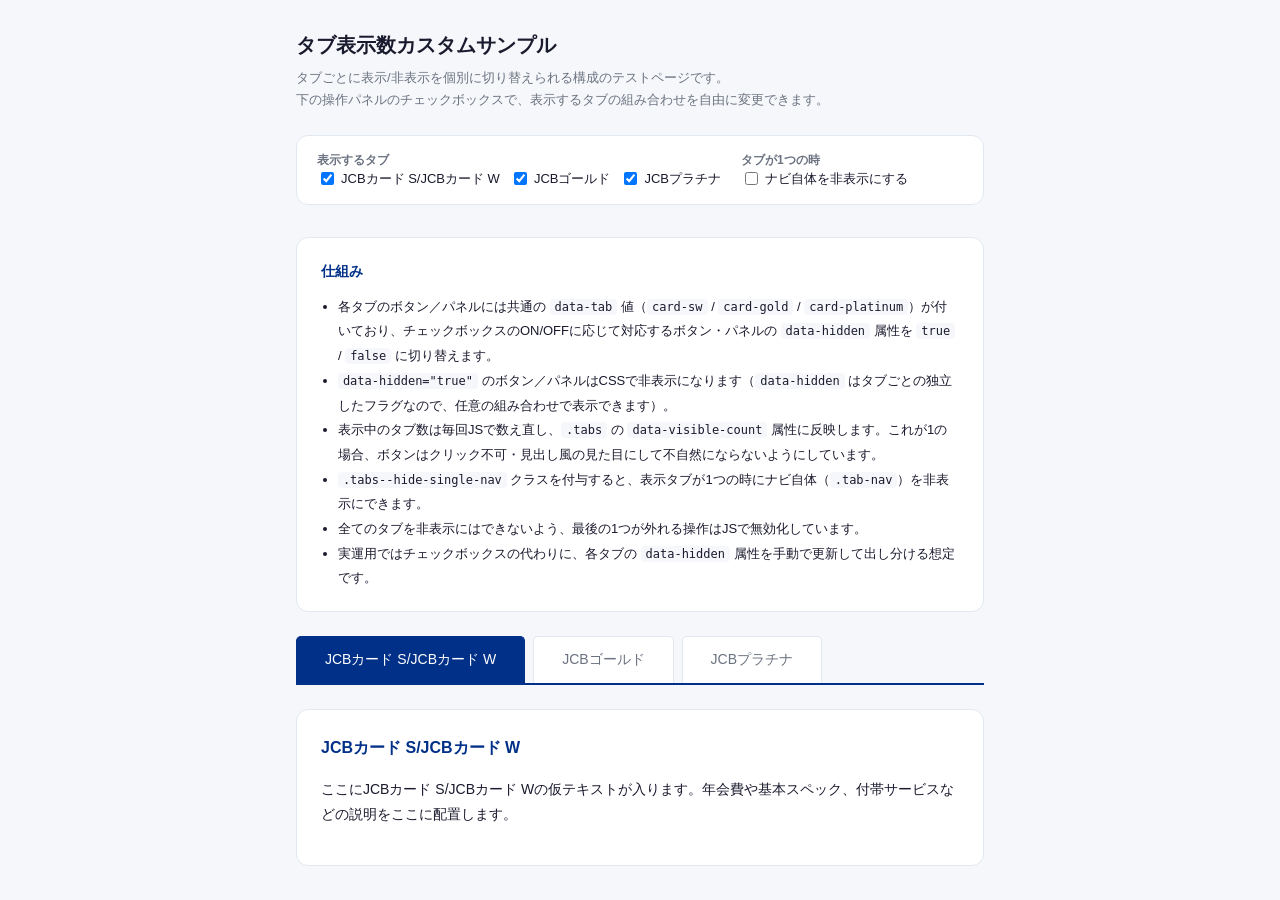
<file: labo/tab-custom/index.html>
<!DOCTYPE html>
<html lang="ja">
<head>
<meta charset="UTF-8">
<meta name="viewport" content="width=device-width, initial-scale=1.0">
<title>タブ表示数カスタムサンプル</title>
<style>
  :root {
    --jcb-blue: #003087;
    --bg: #f5f7fa;
    --white: #ffffff;
    --text: #1a1a2e;
    --text-muted: #6b7280;
    --border: #e2e8f0;
    --radius: 12px;
  }

  * {
    box-sizing: border-box;
  }

  body {
    margin: 0;
    min-height: 100vh;
    font-family: 'Hiragino Sans', 'Hiragino Kaku Gothic ProN', 'Noto Sans JP', sans-serif;
    background: var(--bg);
    color: var(--text);
  }

  .demo-header {
    padding: 32px 16px 0;
    max-width: 720px;
    margin: 0 auto;
  }

  .demo-header h1 {
    font-size: 20px;
    margin: 0 0 8px;
  }

  .demo-header p {
    font-size: 13px;
    color: var(--text-muted);
    line-height: 1.7;
    margin: 0;
  }

  /* ---------------------------------
     操作パネル（デモ用。本体には不要）
  --------------------------------- */
  .controls {
    max-width: 688px;
    margin: 24px auto 0;
    padding: 16px 20px;
    background: var(--white);
    border: 1px solid var(--border);
    border-radius: var(--radius);
    display: flex;
    flex-wrap: wrap;
    gap: 20px;
    align-items: center;
  }

  .controls fieldset {
    border: none;
    margin: 0;
    padding: 0;
    display: flex;
    align-items: center;
    gap: 10px;
  }

  .controls legend {
    font-size: 12px;
    font-weight: bold;
    color: var(--text-muted);
    padding: 0;
    margin-right: 4px;
  }

  .controls label {
    font-size: 13px;
    display: flex;
    align-items: center;
    gap: 4px;
    cursor: pointer;
  }

  .controls label input {
    cursor: pointer;
  }

  /* ---------------------------------
     タブ本体
     各タブの表示/非表示は data-hidden="true|false" で個別に切り替える
     タブが1つの場合にナビ自体を消したい時は .tabs--hide-single-nav を付与する
  --------------------------------- */
  .tabs-wrap {
    max-width: 720px;
    margin: 32px auto 64px;
    padding: 0 16px;
  }

  .mechanism-note {
    background: var(--white);
    border: 1px solid var(--border);
    border-radius: var(--radius);
    padding: 20px 24px;
    margin-bottom: 24px;
    font-size: 13px;
    line-height: 1.9;
  }

  .mechanism-note h2 {
    margin: 0 0 10px;
    font-size: 14px;
    color: var(--jcb-blue);
  }

  .mechanism-note ul {
    margin: 0;
    padding-left: 1.3em;
  }

  .mechanism-note code {
    background: var(--bg);
    border-radius: 4px;
    padding: 1px 5px;
    font-size: 12px;
  }

  .tab-nav {
    display: flex;
    flex-wrap: wrap;
    gap: 8px;
    margin-bottom: 24px;
    border-bottom: 2px solid var(--jcb-blue);
  }

  .tab-btn {
    padding: 14px 28px;
    border-radius: 5px 5px 0 0;
    border: 1.5px solid var(--border);
    border-bottom: none;
    background: var(--white);
    color: var(--text-muted);
    font-size: 14px;
    font-weight: 500;
    cursor: pointer;
    transition: all 0.2s;
    white-space: nowrap;
    font-family: inherit;
  }

  .tab-btn:hover { border-color: var(--jcb-blue); color: var(--jcb-blue); }
  .tab-btn.active { background: var(--jcb-blue); border-color: var(--jcb-blue); color: white; }

  /* カード種別ごとのアクティブ配色 */
  .tab-btn[data-tab="card-gold"]:hover { border-color: #b8860b; color: #8a6a08; }
  .tab-btn.active[data-tab="card-gold"] {
    background: #b8860b;
    border-color: #b8860b;
    color: #3b2a06;
  }

  .tab-btn[data-tab="card-platinum"]:hover { border-color: #1a1a1a; color: #1a1a1a; }
  .tab-btn.active[data-tab="card-platinum"] {
    background: #1a1a1a;
    border-color: #1a1a1a;
    color: #ffffff;
  }

  /* チェックが外れたタブのボタン／パネルを個別に非表示にする */
  .tab-btn[data-hidden="true"],
  .tab-panel[data-hidden="true"] {
    display: none;
  }

  /* タブが1つだけの場合、ナビ自体を非表示にしたいケース用トグル */
  .tabs[data-visible-count="1"].tabs--hide-single-nav .tab-nav {
    display: none;
  }

  /* タブが1つの場合でも不自然にならないよう、ボタンを見出し風に見せる */
  .tabs[data-visible-count="1"] .tab-nav .tab-btn {
    cursor: default;
    pointer-events: none;
  }

  .tab-panel {
    display: none;
    background: var(--white);
    border: 1px solid var(--border);
    border-radius: var(--radius);
    padding: 24px;
    line-height: 1.8;
    font-size: 14px;
  }

  .tab-panel.active { display: block; }

  .tab-panel h2 {
    margin: 0 0 12px;
    font-size: 16px;
    color: var(--jcb-blue);
  }
</style>
</head>
<body>

<header class="demo-header">
  <h1>タブ表示数カスタムサンプル</h1>
  <p>
    タブごとに表示/非表示を個別に切り替えられる構成のテストページです。<br>
    下の操作パネルのチェックボックスで、表示するタブの組み合わせを自由に変更できます。
  </p>
</header>

<section class="controls">
  <fieldset>
    <legend>表示するタブ</legend>
    <label><input type="checkbox" class="tab-toggle" data-target="card-sw" checked> JCBカード S/JCBカード W</label>
    <label><input type="checkbox" class="tab-toggle" data-target="card-gold" checked> JCBゴールド</label>
    <label><input type="checkbox" class="tab-toggle" data-target="card-platinum" checked> JCBプラチナ</label>
  </fieldset>

  <fieldset>
    <legend>タブが1つの時</legend>
    <label><input type="checkbox" id="hideSingleNav"> ナビ自体を非表示にする</label>
  </fieldset>
</section>

<div class="tabs-wrap">
  <div class="mechanism-note">
    <h2>仕組み</h2>
    <ul>
      <li>各タブのボタン／パネルには共通の <code>data-tab</code> 値（<code>card-sw</code> / <code>card-gold</code> / <code>card-platinum</code>）が付いており、チェックボックスのON/OFFに応じて対応するボタン・パネルの <code>data-hidden</code> 属性を <code>true</code> / <code>false</code> に切り替えます。</li>
      <li><code>data-hidden="true"</code> のボタン／パネルはCSSで非表示になります（<code>data-hidden</code> はタブごとの独立したフラグなので、任意の組み合わせで表示できます）。</li>
      <li>表示中のタブ数は毎回JSで数え直し、<code>.tabs</code> の <code>data-visible-count</code> 属性に反映します。これが1の場合、ボタンはクリック不可・見出し風の見た目にして不自然にならないようにしています。</li>
      <li><code>.tabs--hide-single-nav</code> クラスを付与すると、表示タブが1つの時にナビ自体（<code>.tab-nav</code>）を非表示にできます。</li>
      <li>全てのタブを非表示にはできないよう、最後の1つが外れる操作はJSで無効化しています。</li>
      <li>実運用ではチェックボックスの代わりに、各タブの <code>data-hidden</code> 属性を手動で更新して出し分ける想定です。</li>
    </ul>
  </div>

  <div class="tabs" data-visible-count="3" id="tabs">
    <div class="tab-nav" role="tablist">
      <button type="button" class="tab-btn active" role="tab" data-tab="card-sw" data-hidden="false">JCBカード S/JCBカード W</button>
      <button type="button" class="tab-btn" role="tab" data-tab="card-gold" data-hidden="false">JCBゴールド</button>
      <button type="button" class="tab-btn" role="tab" data-tab="card-platinum" data-hidden="false">JCBプラチナ</button>
    </div>

    <div class="tab-panel active" role="tabpanel" data-tab="card-sw" data-hidden="false" id="panel-card-sw">
      <h2>JCBカード S/JCBカード W</h2>
      <p>ここにJCBカード S/JCBカード Wの仮テキストが入ります。年会費や基本スペック、付帯サービスなどの説明をここに配置します。</p>
    </div>

    <div class="tab-panel" role="tabpanel" data-tab="card-gold" data-hidden="false" id="panel-card-gold">
      <h2>JCBゴールド</h2>
      <p>ここにJCBゴールドの仮テキストが入ります。空港ラウンジサービスや旅行保険などの特典説明をここに配置します。</p>
    </div>

    <div class="tab-panel" role="tabpanel" data-tab="card-platinum" data-hidden="false" id="panel-card-platinum">
      <h2>JCBプラチナ</h2>
      <p>ここにJCBプラチナの仮テキストが入ります。コンシェルジュサービスなど上位カード向けの特典説明をここに配置します。</p>
    </div>
  </div>
</div>

<script>
  /* =========================================================
     ここから ▼ 本番でも必要な部分
     data-hidden や data-visible-count は本番ではHTML側に
     あらかじめ埋め込んでおく想定のため、下記の「タブ切り替え」
     の動作だけあれば本番ページとして成立する。
     ========================================================= */
  const tabs = document.getElementById('tabs');
  const tabBtns = tabs.querySelectorAll('.tab-btn');
  const tabPanels = tabs.querySelectorAll('.tab-panel');

  function activateTab(targetBtn) {
    tabBtns.forEach((btn) => btn.classList.toggle('active', btn === targetBtn));
    tabPanels.forEach((panel) => {
      panel.classList.toggle('active', panel.dataset.tab === targetBtn.dataset.tab);
    });
  }

  tabBtns.forEach((btn) => {
    btn.addEventListener('click', () => activateTab(btn));
  });
  /* ここまで ▲ 本番でも必要な部分 ========================= */

  /* =========================================================
     ここから ▼ デモ操作パネル（body > section.controls）専用
     .controls セクションを削除する場合、この範囲は丸ごと
     不要になる（tabToggles・hideSingleNavCheckbox も含む）。
     本番では data-hidden / data-visible-count /
     tabs--hide-single-nav をチェックボックスの代わりに
     HTML側に直接指定しておく。
     ========================================================= */
  const tabToggles = document.querySelectorAll('.tab-toggle');
  const hideSingleNavCheckbox = document.getElementById('hideSingleNav');

  function applyVisibility() {
    let visibleCount = 0;
    let firstVisibleTarget = null;

    tabToggles.forEach((toggle) => {
      const target = toggle.dataset.target;
      const hidden = !toggle.checked;

      tabs.querySelector(`.tab-btn[data-tab="${target}"]`).dataset.hidden = String(hidden);
      tabs.querySelector(`.tab-panel[data-tab="${target}"]`).dataset.hidden = String(hidden);

      if (!hidden) {
        visibleCount += 1;
        if (!firstVisibleTarget) firstVisibleTarget = target;
      }
    });

    tabs.dataset.visibleCount = visibleCount;

    // 非表示になったタブがactiveのままだと表示が崩れるため、
    // 表示中の先頭タブに強制的に切り替える
    const activeBtn = tabs.querySelector('.tab-btn.active');
    if (!activeBtn || activeBtn.dataset.hidden === 'true') {
      activateTab(tabs.querySelector(`.tab-btn[data-tab="${firstVisibleTarget}"]`));
    }
  }

  tabToggles.forEach((toggle) => {
    toggle.addEventListener('change', (e) => {
      const checkedCount = Array.from(tabToggles).filter((t) => t.checked).length;

      // 全てのタブを非表示にはできないよう、最後の1つは維持する
      if (checkedCount === 0) {
        e.target.checked = true;
        return;
      }

      applyVisibility();
    });
  });

  hideSingleNavCheckbox.addEventListener('change', (e) => {
    tabs.classList.toggle('tabs--hide-single-nav', e.target.checked);
  });
  /* ここまで ▲ デモ操作パネル専用 ========================= */
</script>

</body>
</html>
</file>
<file: card_w/css/style.css>
*, *::before, *::after { box-sizing: border-box; margin: 0; padding: 0; }
  em { font-style: normal; }

  :root {
    --jcb-blue: #003087;
    --jcb-blue-mid: #0046b5;
    --jcb-blue-light: #e8f0ff;
    --jcb-electric: #3d78f8;
    --jcb-red: #e8001d;
    --jcb-green: #00a651;
    --gold: #c9a84c;
    --gold-light: #f5e9c4;
    --white: #ffffff;
    --off-white: #f3f6fb;
    --text-dark: #0b0e1f;
    --text-mid: #3d4070;
    --text-muted: #888899;
    --radius: 16px;
    --radius-lg: 24px;
    --radius-xl: 32px;
    --grad-hero: linear-gradient(160deg, #060c28 0%, #00104a 35%, #003087 68%, #1251c8 100%);
    --grad-blue: linear-gradient(135deg, var(--jcb-electric) 0%, var(--jcb-blue) 100%);
    --grad-red: linear-gradient(135deg, #f43056 0%, var(--jcb-red) 100%);
    --grad-cta: linear-gradient(135deg, #ff6a28 0%, #e8320a 100%);
    --grad-gold: linear-gradient(135deg, #f0c55a 0%, var(--gold) 60%, #a8782e 100%);
  }

  html { scroll-behavior: smooth; scroll-padding-top: 72px; }

  body {
    font-family: 'Noto Sans JP', sans-serif;
    background: var(--off-white);
    color: var(--text-dark);
    overflow-x: hidden;
    line-height: 1.7;
  }

  /* ── TOP BAR ── */
  .top-bar {
    position: fixed; top: 0; left: 0; right: 0; z-index: 101;
    background: #fff;
    border-bottom: 1px solid rgba(0,48,135,0.08);
    display: flex; align-items: center;
    padding: 8px 32px;
    transition: transform 0.3s ease;
  }
  .top-bar.hidden { transform: translateY(-100%); }
  .top-bar-logo { height: 40px; width: auto; display: block; }

  /* ── NAV ── */
  nav {
    position: fixed; top: 56px; left: 0; right: 0; z-index: 100;
    display: flex; align-items: center; justify-content: space-between;
    padding: 14px 32px;
    background: rgba(255,255,255,0.92);
    backdrop-filter: blur(16px);
    border-bottom: 1px solid rgba(0,48,135,0.07);
    transition: top 0.3s ease;
  }
  nav.scrolled { top: 0; }
  .nav-logo {
    font-family: 'Helvetica Neue', Helvetica, Arial, sans-serif;
    font-size: 18px; font-weight: 700;
    color: var(--jcb-blue);
    letter-spacing: -0.02em;
  }
  .nav-logo a { color: inherit; text-decoration: none; }
  .nav-logo span { color: var(--jcb-red); }
  .nav-cta {
    background: var(--grad-cta); color: var(--white);
    border: none; border-radius: 50px;
    padding: 10px 24px; font-size: 13px; font-weight: 700;
    font-family: 'Noto Sans JP', sans-serif;
    cursor: pointer; letter-spacing: 0.02em;
    transition: all 0.2s;
    text-decoration: none; display: inline-block;
    box-shadow: 0 4px 16px rgba(232,50,10,0.35);
    white-space: nowrap;
  }
  .nav-cta:hover { opacity: 0.88; transform: translateY(-1px); box-shadow: 0 8px 24px rgba(232,50,10,0.48); }
  .nav-right { display: flex; align-items: center; gap: 12px; }
  .hamburger {
    width: 40px; height: 40px; border: none; background: transparent;
    cursor: pointer; display: flex; flex-direction: column; justify-content: center;
    align-items: center; gap: 5px; padding: 0; border-radius: 10px;
    transition: background 0.2s;
  }
  .hamburger:hover { background: rgba(61,120,248,0.08); }
  .hamburger span {
    display: block; width: 22px; height: 2px;
    background: var(--jcb-blue); border-radius: 2px;
    transition: transform 0.3s ease, opacity 0.3s ease;
    transform-origin: center;
  }
  .hamburger.open span:nth-child(1) { transform: translateY(7px) rotate(45deg); }
  .hamburger.open span:nth-child(2) { opacity: 0; transform: scaleX(0); }
  .hamburger.open span:nth-child(3) { transform: translateY(-7px) rotate(-45deg); }
  .nav-drawer {
    position: fixed; top: 0; right: 0; bottom: 0;
    width: 280px; background: var(--white);
    box-shadow: -8px 0 48px rgba(0,0,0,0.12);
    z-index: 99; padding: 130px 32px 100px;
    transform: translateX(100%);
    transition: transform 0.35s cubic-bezier(0.23,1,0.32,1);
    display: flex; flex-direction: column; gap: 4px;
    overflow-y: auto;
  }
  .nav-drawer.open { transform: translateX(0); }
  .nav-drawer a {
    display: block; padding: 14px 0;
    font-size: 13px; font-weight: 700; color: var(--text-dark);
    text-decoration: none; border-bottom: 1px solid rgba(0,48,135,0.07);
    letter-spacing: 0.03em;
    transition: color 0.2s, padding-left 0.2s;
  }
  .nav-drawer a:hover { color: var(--jcb-electric); padding-left: 6px; }
  .nav-drawer a:last-child { border-bottom: none; }
  .nav-drawer-apply {
    margin-top: 12px !important;
    padding: 14px 0 !important;
    border-bottom: none !important;
    border-radius: 50px;
    text-align: center;
    background: linear-gradient(135deg, #ff7a30 0%, #e8320a 100%);
    color: #fff !important;
    letter-spacing: 0.06em;
    box-shadow: 0 6px 20px rgba(232,50,10,0.35);
  }
  .nav-drawer-apply:hover {
    color: #fff !important;
    padding-left: 0 !important;
    opacity: 0.9;
  }
  .nav-drawer-label {
    font-size: 10px; font-weight: 700; color: var(--text-muted);
    letter-spacing: 0.12em; margin-bottom: 8px;
  }
  .nav-overlay {
    position: fixed; inset: 0; background: rgba(0,0,0,0.35);
    z-index: 98; opacity: 0; pointer-events: none;
    transition: opacity 0.35s ease;
  }
  .nav-overlay.open { opacity: 1; pointer-events: auto; }

  /* ── HERO ── */
  .hero {
    min-height: 700px;
    background: var(--grad-hero);
    position: relative; overflow: hidden;
    display: flex; align-items: flex-start;
    padding: 226px 32px 100px;
  }
  /* grid mesh overlay */
  .hero::after {
    content: '';
    position: absolute; inset: 0; pointer-events: none;
    background-image:
      linear-gradient(rgba(61,120,248,0.06) 1px, transparent 1px),
      linear-gradient(90deg, rgba(61,120,248,0.06) 1px, transparent 1px);
    background-size: 48px 48px;
    mask-image: radial-gradient(ellipse 80% 80% at 50% 50%, #000 30%, transparent 100%);
  }
  .hero-bg-circles {
    position: absolute; inset: 0; pointer-events: none;
  }
  .hero-bg-circles::before {
    content: '';
    position: absolute; top: -15%; right: -8%;
    width: 640px; height: 640px;
    background: radial-gradient(circle, rgba(61,120,248,0.22) 0%, transparent 65%);
    border-radius: 50%;
    animation: pulse 7s ease-in-out infinite;
  }
  .hero-bg-circles::after {
    content: '';
    position: absolute; bottom: -8%; left: -5%;
    width: 480px; height: 480px;
    background: radial-gradient(circle, rgba(201,168,76,0.14) 0%, transparent 65%);
    border-radius: 50%;
    animation: pulse 9s ease-in-out infinite 2s;
  }
  @keyframes pulse {
    0%, 100% { transform: scale(1); opacity: 1; }
    50% { transform: scale(1.12); opacity: 0.7; }
  }
  .hero-grid {
    max-width: 1100px; margin: 0 auto; width: 100%;
    position: relative; z-index: 1;
  }
  .hero-left {
    display: grid;
    grid-template-columns: 1fr 340px;
    column-gap: 48px;
    align-items: center;
  }
  .hero-badge, .hero-h1, .hero-sub, .hero-stats, .hero-btns, .hero-age { grid-column: 1; }
  .hero-card-wrap { grid-column: 2; grid-row: 1 / 7; align-self: center; }
  .hero-badge {
    display: inline-flex; align-items: center; gap: 8px;
    background: rgba(201,168,76,0.18); border: 1px solid rgba(201,168,76,0.45);
    border-radius: 50px; padding: 7px 18px;
    font-size: 11px; color: #f0d98a; letter-spacing: 0.05em;
    margin-bottom: 28px; font-weight: 500;
    animation: fadeUp 0.8s ease both;
    backdrop-filter: blur(8px);
    white-space: nowrap;
  }
  .hero-badge::before { content: '★'; font-size: 10px; color: var(--gold); }
  .hero-h1 {
    font-family: 'Noto Sans JP', sans-serif;
    font-size: clamp(38px, 5.2vw, 66px);
    line-height: 1.08;
    color: var(--white);
    margin-bottom: 22px;
    font-weight: 900;
    letter-spacing: -0.02em;
    animation: fadeUp 0.8s ease 0.1s both;
  }
  .hero-h1 em {
    color: var(--gold);
    display: block;
    white-space: nowrap;
  }
  .hero-sub {
    font-size: 16px; color: rgba(255,255,255,0.72);
    margin-bottom: 40px; line-height: 1.85;
    animation: fadeUp 0.8s ease 0.2s both;
  }
  .hero-stats {
    display: flex; gap: 16px; margin-bottom: 40px;
    animation: fadeUp 0.8s ease 0.3s both;
  }
  .hero-stat {
    background: rgba(255,255,255,0.07);
    border: 1px solid rgba(255,255,255,0.13);
    border-radius: 14px; padding: 16px 18px;
    flex: 1;
    backdrop-filter: blur(12px);
    transition: background 0.2s;
    text-decoration: none;
    color: inherit;
    display: block;
    cursor: pointer;
  }
  .hero-stat:hover { background: rgba(255,255,255,0.12); }
  .hero-stat-num {
    font-family: 'Space Grotesk', sans-serif;
    font-size: 30px; font-weight: 700; color: var(--gold);
    line-height: 1; margin-bottom: 5px;
    text-shadow: 0 0 24px rgba(201,168,76,0.4);
  }
  .hero-stat-label { font-size: 11px; color: rgba(255,255,255,0.55); letter-spacing: 0.04em; }
  .hero-btns {
    display: flex; gap: 12px; flex-wrap: wrap;
    animation: fadeUp 0.8s ease 0.4s both;
  }
  .hero-age {
    grid-column: 1;
    margin-top: 10px;
    margin-bottom: 16px;
    animation: fadeUp 0.8s ease 0.2s both;
  }
  .hero-age-title { margin-bottom: 4px; }
  .hero-age-highlight {
    font-size: 18px; font-weight: 700; color: #fff;
    background: linear-gradient(transparent 60%, rgba(255,220,0,0.5) 60%);
    padding-bottom: 2px;
  }
  .hero-age-sub {
    font-size: 12px; color: rgba(255,255,255,0.55); margin-bottom: 10px;
  }
  .hero-age-link {
    font-size: 12px; color: rgba(255,255,255,0.82);
    text-decoration: none;
    border-bottom: 1px solid rgba(255,255,255,0.35);
    padding-bottom: 1px;
    transition: color 0.2s, border-color 0.2s;
  }
  .hero-age-link:hover { color: #fff; border-color: #fff; }
  .hero-age-footer { margin-top: 16px; display: flex; flex-direction: column; gap: 8px; }
  .hero-age-link--anchor { display: inline-flex; align-items: center; }

  /* ── BUTTONS ── */
  .btn-primary {
    background: var(--grad-cta); color: var(--white);
    border: none; border-radius: 50px;
    padding: 17px 40px; font-size: 15px; font-weight: 700;
    font-family: 'Noto Sans JP', sans-serif;
    cursor: pointer; letter-spacing: 0.03em;
    transition: all 0.2s; text-decoration: none;
    display: inline-flex; align-items: center; gap: 8px;
    box-shadow: 0 8px 32px rgba(232,50,10,0.38);
  }
  .btn-primary:hover { transform: translateY(-2px); box-shadow: 0 14px 44px rgba(232,50,10,0.52); opacity: 0.94; }
  .btn-secondary {
    background: rgba(255,255,255,0.08); color: var(--white);
    border: 1px solid rgba(255,255,255,0.35); border-radius: 50px;
    padding: 17px 32px; font-size: 14px; font-weight: 500;
    font-family: 'Noto Sans JP', sans-serif;
    cursor: pointer; transition: all 0.2s; text-decoration: none;
    display: inline-flex; align-items: center;
    backdrop-filter: blur(8px);
  }
  .btn-secondary:hover { background: rgba(255,255,255,0.16); border-color: rgba(255,255,255,0.55); }

  /* ── CARD IMAGE ── */
  .card-img-wrap {
    width: 420px; max-width: 100%;
    position: relative;
    filter: drop-shadow(0 36px 56px rgba(0,16,74,0.55)) drop-shadow(0 0 1px rgba(255,255,255,0.08));
    transform: rotate(-3deg);
    transition: transform 0.4s ease;
    animation: fadeUp 0.8s ease 0.2s both;
  }
  .card-img-real { width: 100%; height: auto; display: block; }
  .hero-card-wrap { animation: fadeUp 0.8s ease 0.2s both; position: relative; }

  /* (legacy card visual kept for safety) */
  .card-float {
    width: 380px; max-width: 100%; aspect-ratio: 1.586;
    background: linear-gradient(135deg, #1a3a8c 0%, #003087 40%, #001a5c 100%);
    border-radius: 20px;
    box-shadow: 0 40px 80px rgba(0,0,0,0.5), 0 0 0 1px rgba(255,255,255,0.1);
    position: relative; overflow: hidden;
    transform: rotate(-3deg); transition: transform 0.3s ease;
  }
  .card-float:hover { transform: rotate(0deg) scale(1.02); }
  .card-float::before {
    content: '';
    position: absolute; top: -50%; right: -20%;
    width: 250px; height: 250px;
    background: radial-gradient(circle, rgba(201,168,76,0.25) 0%, transparent 60%);
    border-radius: 50%;
  }
  .card-chip {
    position: absolute; top: 28%; left: 8%;
    width: 14%; aspect-ratio: 0.75;
    background: linear-gradient(135deg, #d4af37 0%, #f5e9c4 50%, #c9a84c 100%);
    border-radius: 4px;
  }
  .card-logo {
    position: absolute; top: 16px; right: 16px;
    font-family: 'Space Grotesk', sans-serif;
    font-size: 22px; font-weight: 700; color: var(--white); opacity: 0.9;
  }
  .card-logo span { color: var(--gold); }
  .card-label {
    position: absolute; bottom: 20px; left: 20px;
    font-family: 'Space Grotesk', sans-serif;
    font-size: 13px; font-weight: 600; color: rgba(255,255,255,0.7);
    letter-spacing: 0.15em;
  }
  .card-num {
    position: absolute; bottom: 38px; left: 20px;
    font-family: 'Space Grotesk', sans-serif;
    font-size: 15px; color: rgba(255,255,255,0.5); letter-spacing: 0.2em;
  }
  .card-nfc { position: absolute; top: 24px; left: 20px; width: 28px; height: 28px; opacity: 0.5; }
  .card-nfc svg { width: 100%; height: 100%; }
  .card-decoration {
    position: absolute; bottom: 0; right: 0; width: 55%; height: 100%;
    background: linear-gradient(135deg, transparent 0%, rgba(201,168,76,0.07) 100%);
    clip-path: polygon(30% 0, 100% 0, 100% 100%, 0% 100%);
  }
  .card-w-badge {
    position: absolute; top: 16px; left: 50%; transform: translateX(-50%);
    background: var(--gold); color: var(--jcb-blue);
    font-family: 'Space Grotesk', sans-serif;
    font-size: 12px; font-weight: 700;
    padding: 3px 12px; border-radius: 50px; letter-spacing: 0.05em;
  }
  .card-shadow-card {
    position: absolute; bottom: -20px; right: -20px;
    width: 380px; max-width: 100%; aspect-ratio: 1.586;
    background: linear-gradient(135deg, #e91e63 0%, #c2185b 100%);
    border-radius: 20px; z-index: -1; opacity: 0.5; transform: rotate(3deg);
  }

  @keyframes fadeUp {
    from { opacity: 0; transform: translateY(28px); }
    to { opacity: 1; transform: translateY(0); }
  }

  /* ── CAMPAIGN BANNER ── */
  .campaign-banner {
    display: block;
    background: linear-gradient(90deg, #9a6e0a 0%, #c9a84c 30%, #f0c55a 50%, #c9a84c 70%, #9a6e0a 100%);
    padding: 20px 32px; text-align: center;
    position: relative; overflow: hidden;
    text-decoration: none; cursor: pointer;
    transition: filter 0.2s;
  }
  .campaign-banner:hover { filter: brightness(1.07); }
  .campaign-banner::before {
    content: '';
    position: absolute; inset: 0;
    background: repeating-linear-gradient(
      90deg, transparent, transparent 40px,
      rgba(255,255,255,0.07) 40px, rgba(255,255,255,0.07) 41px
    );
  }
  .campaign-inner {
    position: relative; z-index: 1;
    display: flex; align-items: center; justify-content: center; gap: 20px; flex-wrap: wrap;
  }
  .campaign-label {
    background: var(--jcb-red); color: var(--white);
    font-size: 11px; font-weight: 700;
    padding: 4px 12px; border-radius: 4px; letter-spacing: 0.08em;
  }
  .campaign-text {
    font-family: 'Space Grotesk', sans-serif;
    font-size: 18px; font-weight: 900; color: var(--jcb-blue); letter-spacing: -0.01em;
  }
  .campaign-text span { font-size: 26px; }
  .campaign-sub { font-size: 12px; color: rgba(0,48,135,0.7); font-weight: 700; }

  /* ── SECTIONS ── */
  section { padding: 96px 32px; }
  .section-inner { max-width: 1060px; margin: 0 auto; }
  .section-label-tag {
    display: inline-block; position: relative;
    font-size: 11px; font-weight: 700; letter-spacing: 0.14em;
    text-transform: uppercase; color: var(--white);
    background: var(--grad-blue);
    border-radius: 50px; padding: 6px 16px;
    margin-bottom: 20px;
    box-shadow: 0 4px 16px rgba(61,120,248,0.25);
  }
  .section-h2 {
    font-family: 'Noto Sans JP', sans-serif;
    font-size: clamp(30px, 4vw, 46px);
    line-height: 1.18; color: var(--text-dark);
    margin-bottom: 14px; font-weight: 900; letter-spacing: -0.02em;
  }
  .section-h2 em {
    background: var(--grad-blue);
    -webkit-background-clip: text; -webkit-text-fill-color: transparent;
    background-clip: text;
  }
  .section-desc {
    font-size: 15px; color: var(--text-mid); line-height: 1.85;
  }

  .section-partner-desc {
    font-size: 15px; color: var(--text-mid); line-height: 1.85;
    margin-top: 10px;
  }

  /* ── FEATURES ── */
  .features-bg { background: var(--white); }
  .features-grid {
    display: grid; grid-template-columns: repeat(3, 1fr); gap: 20px;
    margin-top: 52px;
  }
  .feature-card {
    background: var(--white);
    border-radius: var(--radius-lg); padding: 36px 28px 32px;
    position: relative; overflow: hidden;
    transition: transform 0.25s, box-shadow 0.25s;
    border: 1px solid rgba(0,48,135,0.07);
    box-shadow: 0 2px 16px rgba(0,48,135,0.06);
  }
  .feature-card::before {
    content: '';
    position: absolute; top: 0; left: 0; right: 0; height: 4px;
    border-radius: var(--radius-lg) var(--radius-lg) 0 0;
  }
  .feature-card:nth-child(1)::before { background: var(--grad-blue); }
  .feature-card:nth-child(2)::before { background: var(--grad-red); }
  .feature-card:nth-child(3)::before { background: linear-gradient(135deg, #00a651 0%, #00c86a 100%); }
  .feature-card:hover {
    transform: translateY(-6px);
    box-shadow: 0 24px 64px rgba(0,48,135,0.13);
    border-color: rgba(61,120,248,0.2);
  }
  .feature-icon {
    width: 52px; height: 52px; border-radius: 14px;
    display: flex; align-items: center; justify-content: center;
    font-size: 24px; margin-bottom: 20px;
  }
  .fi-blue { background: var(--jcb-blue-light); }
  .fi-gold { background: var(--gold-light); }
  .fi-green { background: #e6f7ef; }
  .feature-num {
    font-family: 'Space Grotesk', sans-serif;
    font-size: 36px; font-weight: 700;
    line-height: 1; margin-bottom: 8px;
    background: var(--grad-blue);
    -webkit-background-clip: text; -webkit-text-fill-color: transparent;
    background-clip: text;
  }
  .feature-card:nth-child(2) .feature-num {
    background: var(--grad-red);
    -webkit-background-clip: text; -webkit-text-fill-color: transparent;
    background-clip: text;
  }
  .feature-card:nth-child(3) .feature-num {
    background: linear-gradient(135deg, #00a651 0%, #00c86a 100%);
    -webkit-background-clip: text; -webkit-text-fill-color: transparent;
    background-clip: text;
  }
  .feature-title { font-size: 16px; font-weight: 700; margin-bottom: 10px; color: var(--text-dark); }
  .feature-body { font-size: 13px; color: var(--text-mid); line-height: 1.75; }
  .feature-accent {
    position: absolute; bottom: -20px; right: -20px;
    width: 100px; height: 100px; border-radius: 50%; opacity: 0.06;
  }
  .fa-blue { background: var(--jcb-blue); }
  .fa-gold { background: var(--gold); }
  .fa-green { background: var(--jcb-green); }

  /* ── REASONS ── */
  .reasons-section { background: var(--white); }
  .reasons-grid {
    display: grid; grid-template-columns: repeat(3, 1fr); gap: 20px;
    margin-top: 52px;
  }
  .reason-card {
    background: var(--off-white);
    border-radius: var(--radius-lg); padding: 32px 28px 28px;
    position: relative; overflow: hidden;
    display: flex; flex-direction: column; gap: 14px;
    box-shadow: 0 2px 16px rgba(0,48,135,0.05);
    transition: transform 0.25s, box-shadow 0.25s;
  }
  .reason-card:hover {
    transform: translateY(-6px);
    box-shadow: 0 20px 52px rgba(0,48,135,0.11);
  }
  .reason-card::before {
    content: '';
    position: absolute; top: 0; left: 0; right: 0; height: 4px;
    border-radius: var(--radius-lg) var(--radius-lg) 0 0;
  }
  .reason-card--blue::before { background: var(--grad-blue); }
  .reason-card--red::before  { background: var(--grad-red); }
  .reason-card--green::before { background: linear-gradient(135deg, #00a651 0%, #00c86a 100%); }

  .reason-num-badge {
    font-size: 12px; font-weight: 700; letter-spacing: 0.06em;
    color: var(--text-muted); margin-bottom: -4px;
  }
  .num-badge {
    display: inline-flex; align-items: center; justify-content: center;
    width: 22px; height: 22px; border-radius: 50%;
    background: var(--jcb-blue); color: var(--white);
    font-size: 12px; font-weight: 900; margin-left: 4px;
    vertical-align: middle; line-height: 1;
  }
  .reason-concern {
    font-size: 13px; color: var(--text-muted); line-height: 1.65;
    font-style: italic; border-left: 3px solid rgba(0,48,135,0.15);
    padding-left: 10px; margin: 0;
  }
  .reason-title {
    font-size: 18px; font-weight: 900; color: var(--text-dark);
    line-height: 1.45; letter-spacing: -0.01em;
  }
  .reason-body {
    font-size: 13px; color: var(--text-mid); line-height: 1.8; margin: 0;
    flex: 1;
  }
  .reason-footer {
    border-top: 1px solid rgba(0,48,135,0.08);
    padding-top: 16px; display: flex; flex-direction: column; gap: 8px;
  }
  .reason-stat {
    font-family: 'Space Grotesk', sans-serif;
    font-size: 20px; font-weight: 700;
    background: var(--grad-blue);
    -webkit-background-clip: text; -webkit-text-fill-color: transparent;
    background-clip: text; line-height: 1.2;
  }
  .reason-card--red .reason-stat {
    background: var(--grad-red);
    -webkit-background-clip: text; -webkit-text-fill-color: transparent;
    background-clip: text;
  }
  .reason-card--green .reason-stat {
    background: linear-gradient(135deg, #00a651 0%, #00c86a 100%);
    -webkit-background-clip: text; -webkit-text-fill-color: transparent;
    background-clip: text;
  }
  .reason-stat span {
    font-family: 'Noto Sans JP', sans-serif;
    font-size: 11px; font-weight: 500;
    color: var(--text-muted);
    -webkit-text-fill-color: var(--text-muted);
    display: block; margin-top: 2px;
  }
  .reason-emotion {
    font-size: 12px; color: var(--text-muted); font-style: italic;
    line-height: 1.55;
  }

  /* ── POINT SCENE ── */
  .point-scene { background: var(--off-white); }
  .scene-grid {
    display: grid; grid-template-columns: 1fr 1fr; gap: 48px;
    align-items: center; margin-top: 52px;
  }
  .scene-left { display: flex; flex-direction: column; gap: 12px; }
  .scene-item {
    background: var(--white); border-radius: var(--radius); padding: 18px 22px;
    display: flex; align-items: center; gap: 16px;
    border: 1px solid rgba(0,48,135,0.06);
    box-shadow: 0 2px 12px rgba(0,48,135,0.05);
    transition: all 0.2s;
  }
  .scene-item:hover { border-color: rgba(61,120,248,0.35); box-shadow: 0 8px 32px rgba(61,120,248,0.10); transform: translateX(4px); }
  .scene-emoji { font-size: 32px; }
  .scene-logo { height: 36px; width: auto; max-width: 72px; object-fit: contain; flex-shrink: 0; }
  .scene-info { flex: 1; }
  .scene-name { font-size: 14px; font-weight: 700; margin-bottom: 3px; }
  .scene-rate { font-family: 'Space Grotesk', sans-serif; font-size: 13px; color: var(--text-mid); }
  .scene-rate strong { font-size: 20px; color: var(--jcb-red); font-weight: 700; }
  .scene-detail { font-size: 12px; color: var(--text-muted); margin-top: 4px; }
  .scene-detail strong { color: var(--jcb-blue-mid); font-weight: 700; }
  .scene-right {
    background: linear-gradient(145deg, #001060 0%, var(--jcb-blue) 60%, #1251c8 100%);
    border-radius: var(--radius-xl); padding: 44px 40px;
    color: var(--white);
    box-shadow: 0 24px 64px rgba(0,16,80,0.35);
    position: relative; overflow: hidden;
  }
  .scene-right::before {
    content: '';
    position: absolute; top: -40%; right: -20%;
    width: 300px; height: 300px;
    background: radial-gradient(circle, rgba(61,120,248,0.25) 0%, transparent 65%);
    border-radius: 50%;
  }
  .sim-title { font-size: 13px; color: rgba(255,255,255,0.55); margin-bottom: 6px; position: relative; }
  .sim-amount {
    font-family: 'Space Grotesk', sans-serif;
    font-size: 18px; font-weight: 600; color: var(--white);
    margin-bottom: 24px; padding-bottom: 20px;
    border-bottom: 1px solid rgba(255,255,255,0.1);
    position: relative;
  }
  .sim-row { display: flex; justify-content: space-between; align-items: center; margin-bottom: 14px; position: relative; }
  .sim-label { font-size: 13px; color: rgba(255,255,255,0.65); }
  .sim-val { font-family: 'Space Grotesk', sans-serif; font-size: 16px; font-weight: 600; color: var(--gold); }
  .sim-total {
    margin-top: 24px; padding-top: 20px;
    border-top: 1px solid rgba(255,255,255,0.1);
    text-align: center; position: relative;
  }
  .sim-total-label { font-size: 12px; color: rgba(255,255,255,0.55); margin-bottom: 8px; }
  .sim-total-num {
    font-family: 'Space Grotesk', sans-serif;
    font-size: 48px; font-weight: 700; color: var(--gold);
    text-shadow: 0 0 32px rgba(201,168,76,0.4);
  }
  .sim-total-unit { font-size: 18px; color: rgba(255,255,255,0.65); }
  .sim-caveat { color: rgba(255,255,255,0.45); font-size: 12px; margin-top: 10px; }

  /* ── TSUMITATE TRIGGER ── */
  .tsumitate-trigger-wrap { text-align: center; margin-top: 40px; display: flex; flex-direction: column; align-items: center; gap: 14px; }

  /* ── J-POINT PARTNER DETAIL ── */
  .jpoint-detail-wrap { margin-top: 64px; }
  .jpoint-detail-grid {
    display: grid; grid-template-columns: 1fr 1fr; gap: 40px; align-items: start;
  }
  .jpoint-partner-box {
    background: var(--white);
    border: 1.5px solid rgba(0,48,135,0.12);
    border-radius: var(--radius-lg); padding: 28px 24px;
  }
  .jpoint-box-inner-label {
    display: inline-block; font-size: 11px; font-weight: 700;
    letter-spacing: 0.1em; color: var(--jcb-blue);
    background: var(--jcb-blue-light); border-radius: 50px;
    padding: 4px 12px; margin-bottom: 14px;
  }
  .jpoint-box-multiplier {
    font-size: 16px; font-weight: 700; color: var(--text-dark); margin-bottom: 6px;
  }
  .jpoint-box-multiplier span { font-family: 'Space Grotesk', sans-serif; font-size: 32px; color: var(--jcb-red); margin-left: 4px; }
  .jpoint-box-sub { font-size: 13px; color: var(--text-mid); line-height: 1.6; margin-bottom: 0; }
  .jpoint-20x-zone {
    background: var(--white);
    border: 1.5px solid #b8dfc0;
    border-radius: 12px;
    padding: 18px 16px 20px;
    margin-bottom: 16px;
    text-align: center;
  }
  .jpoint-logo-row { display: flex; flex-wrap: wrap; }
  .jpoint-logo-top5 {
    justify-content: center; gap: 16px; margin-top: 14px;
  }
  .jpoint-logo-top5 img {
    height: 52px; width: auto;
    border: none;
    object-fit: contain; background: var(--white); padding: 2px;
  }
  .jpoint-others-heading {
    font-size: 12px; font-weight: 700; color: var(--text-mid);
    letter-spacing: 0.02em; margin: 16px 0 10px; text-align: center;
  }
  .jpoint-logo-others {
    display: grid !important;
    grid-template-columns: repeat(4, 1fr);
    gap: 10px;
    margin-top: 14px; margin-bottom: 20px;
  }
  .jpoint-logo-others img {
    width: 100%; height: 60px;
    border: none;
    object-fit: contain; background: var(--white); padding: 4px;
  }
  .jpoint-box-cta { text-align: center; }
  .jpoint-cta-green { background: #2ea84c !important; }
  .jpoint-cta-green:hover { background: #1d8a3a !important; }
  .jpoint-sim-box {
    background: linear-gradient(160deg, #0a3080 0%, #001a5c 100%);
    border-radius: var(--radius-lg); padding: 32px 28px; color: var(--white);
    border: 1px solid rgba(0,48,135,0.2);
  }
  .jpoint-sim-header {
    font-size: 12px; color: rgba(255,255,255,0.6); line-height: 1.8; margin-bottom: 16px;
  }
  .jpoint-sim-total-wrap {
    font-size: 14px; color: rgba(255,255,255,0.8);
    padding-bottom: 16px; margin-bottom: 16px;
    border-bottom: 1px solid rgba(255,255,255,0.12);
  }
  .jpoint-sim-big {
    font-family: 'Space Grotesk', sans-serif;
    font-size: 40px; font-weight: 700; color: #7ec8f4;
  }
  .jpoint-sim-yen { font-size: 12px; color: rgba(255,255,255,0.45); margin-top: 2px; }
  .jpoint-sim-tbl { width: 100%; border-collapse: collapse; font-size: 12px; }
  .jpoint-sim-tbl th {
    background: rgba(255,255,255,0.06); color: rgba(255,255,255,0.55);
    padding: 8px 6px; text-align: left; font-weight: 500;
    border-bottom: 1px solid rgba(255,255,255,0.1);
  }
  .jpoint-sim-tbl td {
    padding: 8px 6px; color: rgba(255,255,255,0.82);
    border-bottom: 1px solid rgba(255,255,255,0.06); vertical-align: middle;
  }
  .tbl-logo {
    height: 28px; width: auto;
    margin-right: 6px; vertical-align: middle;
    background: var(--white); padding: 1px;
  }
  .jpoint-tbl-total td {
    background: rgba(255,255,255,0.05); font-weight: 700; color: #7ec8f4;
    border-top: 1px solid rgba(255,255,255,0.12); border-bottom: none;
  }
  .jpoint-comparison { margin-top: 48px; }
  .jpoint-comp-title {
    font-size: 16px; font-weight: 700; color: var(--text-dark);
    margin-bottom: 16px; padding-bottom: 12px;
    border-bottom: 1px solid rgba(0,48,135,0.08);
  }
  .jpoint-comp-tbl { width: 100%; border-collapse: collapse; font-size: 13px; }
  .jpoint-comp-tbl th {
    background: var(--jcb-blue); color: var(--white);
    padding: 12px 16px; text-align: center; font-weight: 600;
  }
  .jpoint-comp-tbl th:first-child { text-align: left; }
  .jpoint-comp-tbl td {
    padding: 12px 16px; text-align: center;
    border-bottom: 1px solid rgba(0,48,135,0.06); color: var(--text-mid);
    background: var(--white);
  }
  .jpoint-comp-tbl td:first-child { text-align: left; }
  .jpoint-comp-w td { background: var(--jcb-blue-light); color: var(--text-dark); }
  .jpoint-comp-partner td { background: #c8dcff; font-weight: 600; color: var(--jcb-blue); }
  .jpoint-cta-wrap { margin-top: 40px; text-align: center; }
  .jpoint-cta-btn {
    display: inline-block; background: var(--jcb-blue); color: var(--white);
    font-size: 14px; font-weight: 700; padding: 14px 36px;
    border-radius: 50px; text-decoration: none;
    transition: background 0.2s, transform 0.2s;
  }
  .jpoint-cta-btn:hover { background: var(--jcb-blue-mid); transform: translateY(-2px); }
  @media (max-width: 768px) {
    .jpoint-detail-grid { grid-template-columns: 1fr; }
  }
  .tsumitate-trigger {
    display: inline-flex; align-items: center; gap: 10px;
    background: var(--white);
    border: 2px solid var(--text-dark);
    color: var(--text-dark);
    font-size: 14px; font-weight: 700;
    padding: 13px 28px;
    border-radius: 50px;
    cursor: pointer;
    letter-spacing: 0.03em;
    transition: background 0.2s, color 0.2s;
  }
  .tsumitate-trigger:hover { background: var(--text-dark); color: var(--white); }
  .tsumitate-trigger-arrow {
    font-size: 10px;
    display: inline-block;
    transition: transform 0.35s ease;
  }
  .tsumitate-trigger.open .tsumitate-trigger-arrow { transform: rotate(180deg); }

  /* ── TSUMITATE ── */
  .tsumitate-section { background: var(--white); padding: 0; }
  .tsumitate-collapse {
    overflow: hidden;
    max-height: 0;
    transition: max-height 0.6s ease, padding 0.6s ease;
    padding: 0 32px;
  }
  .tsumitate-collapse.open { max-height: 1000px; padding: 32px 32px 96px; }
  .tsumitate-connector {
    display: flex; align-items: center; justify-content: center;
    gap: 16px; margin-bottom: 36px;
  }
  .tsumitate-connector::before,
  .tsumitate-connector::after {
    content: ''; flex: 1; max-width: 120px;
    height: 1px; background: linear-gradient(90deg, transparent, rgba(0,48,135,0.18));
  }
  .tsumitate-connector::after {
    background: linear-gradient(270deg, transparent, rgba(0,48,135,0.18));
  }
  .tsumitate-badge {
    background: var(--text-dark); color: var(--white);
    font-size: 12px; font-weight: 700; letter-spacing: 0.08em;
    padding: 6px 18px; border-radius: 50px;
  }
  .tsumitate-intro {
    font-size: 15px; color: var(--text-mid); font-weight: 500; margin-bottom: 8px;
  }
  .tsumitate-heading {
    font-size: 26px; font-weight: 900; color: var(--text-dark);
    letter-spacing: -0.01em; margin-bottom: 12px;
    display: inline-block; border-bottom: 2px solid var(--gold); padding-bottom: 4px;
  }
  .tsumitate-rate {
    font-size: 18px; font-weight: 700; color: var(--text-dark);
    margin-bottom: 10px;
  }
  .tsumitate-rate-highlight { color: #e8006a; font-size: 22px; font-weight: 900; }
  .tsumitate-rate-num {
    font-family: 'Space Grotesk', sans-serif;
    font-size: 40px; font-weight: 700; color: #e8006a;
    line-height: 1; vertical-align: baseline;
  }
  .tsumitate-rate-pct { font-size: 24px; }
  .tsumitate-sub { font-size: 14px; color: var(--text-muted); margin-top: 4px; }
  .tsumitate-logos {
    display: flex; align-items: center; justify-content: center;
    gap: 0; margin-top: 40px;
    background: var(--white);
    border: 1px solid rgba(0,48,135,0.1);
    border-radius: var(--radius-lg);
    padding: 32px 48px;
    box-shadow: 0 4px 24px rgba(0,48,135,0.06);
  }
  .tsumitate-logo-item { flex: 1; display: flex; justify-content: center; align-items: center; }
  .tsumitate-logo-img { max-height: 56px; max-width: 160px; width: auto; object-fit: contain; }
  .tsumitate-logo-sep {
    width: 1px; height: 56px;
    background: rgba(0,48,135,0.1);
    flex-shrink: 0;
  }
  .tlogo {
    display: inline-flex; flex-direction: column; align-items: center;
    font-weight: 900; letter-spacing: -0.02em; line-height: 1.2;
  }
  .tlogo small { font-size: 11px; font-weight: 500; letter-spacing: 0.04em; color: var(--text-muted); margin-top: 2px; }
  .tlogo--matsui { font-family: 'Helvetica Neue', Helvetica, Arial, sans-serif; font-size: 24px; color: #217a6e; }
  .tlogo--sbi {
    font-family: 'Helvetica Neue', Helvetica, Arial, sans-serif;
    font-size: 22px; color: var(--text-dark);
    flex-direction: row; align-items: baseline; gap: 3px;
  }
  .tlogo--sbi em { font-style: normal; font-size: 18px; font-weight: 700; }
  .tlogo--monex {
    font-family: 'Noto Sans JP', sans-serif;
    font-size: 16px; font-weight: 700; color: var(--text-dark);
    flex-direction: row; align-items: center; gap: 6px;
  }
  .tlogo-icon { font-size: 22px; }
  .tsumitate-condition {
    margin-top: 32px;
    background: var(--off-white);
    border-radius: var(--radius-lg);
    padding: 32px 40px 20px;
  }
  .tsumitate-cond-inner {
    display: flex; align-items: center; justify-content: center;
    gap: 32px;
    background: var(--white);
    border: 1.5px solid rgba(0,48,135,0.12);
    border-radius: var(--radius);
    padding: 28px 40px;
    margin-bottom: 16px;
  }
  .tsumitate-cond-left { text-align: center; }
  .tsumitate-cond-text { font-size: 15px; font-weight: 500; color: var(--text-dark); line-height: 1.6; }
  .tsumitate-cond-arrow { font-size: 28px; color: var(--text-muted); font-family: 'Space Grotesk', sans-serif; }
  .tsumitate-cond-right { text-align: center; }
  .tsumitate-cond-label {
    display: inline-block;
    background: var(--text-dark); color: var(--white);
    font-size: 11px; font-weight: 700; letter-spacing: 0.06em;
    padding: 4px 14px; border-radius: 50px; margin-bottom: 8px;
  }
  .tsumitate-cond-rate {
    font-size: 16px; font-weight: 700; color: var(--text-dark);
    line-height: 1;
  }
  .tsumitate-cond-rate strong {
    font-family: 'Space Grotesk', sans-serif;
    font-size: 52px; font-weight: 700; color: var(--text-dark); line-height: 1;
  }
  .tsumitate-cond-rate span { font-size: 22px; font-weight: 700; }
  .tsumitate-footnote { font-size: 11px; color: var(--text-muted); line-height: 1.6; }

  @media (max-width: 600px) {
    .tsumitate-logos { flex-direction: column; gap: 24px; padding: 28px 24px; }
    .tsumitate-logo-sep { width: 56px; height: 1px; }
    .tsumitate-cond-inner { flex-direction: column; gap: 16px; padding: 24px 20px; }
    .tsumitate-cond-arrow { transform: rotate(90deg); }
    .tsumitate-condition { padding: 24px 20px 16px; }
    .tsumitate-rate-num { font-size: 32px; }
    .tsumitate-heading { font-size: 20px; }
  }

  /* ── FLOW ── */
  .flow-section { background: var(--white); }
  .flow-steps {
    display: grid; grid-template-columns: repeat(4, 1fr); gap: 0;
    margin-top: 52px; position: relative;
  }
  .flow-steps::before {
    content: '';
    position: absolute; top: 36px; left: calc(12.5% + 36px); right: calc(12.5% + 36px);
    height: 2px;
    background: linear-gradient(90deg, rgba(61,120,248,0.2), var(--jcb-electric), rgba(61,120,248,0.2));
    z-index: 0;
  }
  .flow-step { text-align: center; padding: 0 16px; position: relative; z-index: 1; }
  .flow-step-num {
    width: 72px; height: 72px; border-radius: 50%;
    background: var(--grad-blue); color: var(--white);
    font-family: 'Space Grotesk', sans-serif;
    font-size: 20px; font-weight: 700;
    display: flex; align-items: center; justify-content: center;
    margin: 0 auto 20px;
    box-shadow: 0 8px 28px rgba(61,120,248,0.35);
  }
  .flow-step:first-child .flow-step-num { background: var(--grad-red); box-shadow: 0 8px 28px rgba(232,0,29,0.35); }
  .flow-step-title { font-size: 14px; font-weight: 700; margin-bottom: 8px; color: var(--text-dark); }
  .flow-step-body { font-size: 12px; color: var(--text-mid); line-height: 1.65; }
  .flow-step-badge {
    display: inline-block;
    background: var(--grad-gold); color: var(--jcb-blue);
    font-size: 10px; font-weight: 700; padding: 3px 10px;
    border-radius: 50px; margin-top: 8px;
  }
  .flow-card-type {
    margin-top: 52px;
    padding: 20px 28px;
    background: var(--jcb-blue);
    border-radius: 12px;
    color: var(--white);
  }
  .flow-card-type + .flow-steps { margin-top: 24px; }
  .flow-card-type-inner { display: flex; align-items: baseline; gap: 12px; margin-bottom: 8px; }
  .flow-card-type-label {
    font-size: 11px; font-weight: 700; color: rgba(255,255,255,0.65);
    letter-spacing: 0.04em;
  }
  .flow-card-type-name {
    font-size: 22px; font-weight: 700; color: var(--white);
  }
  .flow-card-type-desc {
    font-size: 12px; color: rgba(255,255,255,0.75); line-height: 1.6; margin: 0;
  }

  /* ── CAMPAIGN ── */
  .campaign-section {
    background: linear-gradient(160deg, #060c28 0%, #001060 40%, #003087 100%);
    position: relative; overflow: hidden;
  }
  .campaign-section::before {
    content: '';
    position: absolute; inset: 0;
    background-image:
      linear-gradient(rgba(61,120,248,0.08) 1px, transparent 1px),
      linear-gradient(90deg, rgba(61,120,248,0.08) 1px, transparent 1px);
    background-size: 48px 48px;
    pointer-events: none;
  }
  .campaign-section .section-inner { position: relative; z-index: 1; }
  .campaign-period {
    display: inline-flex; align-items: center; gap: 16px;
    margin-top: 20px;
    padding: 10px 24px;
    border: 1px solid rgba(255,255,255,0.18);
    border-radius: 6px;
    background: rgba(255,255,255,0.05);
  }
  .campaign-period-label {
    font-size: 11px; font-weight: 700; letter-spacing: 0.1em;
    color: rgba(255,255,255,0.5);
    white-space: nowrap;
  }
  .campaign-period-date {
    font-size: 16px; font-weight: 700; color: #fff;
    letter-spacing: 0.02em;
  }
  .campaign-period-date small {
    font-size: 12px; font-weight: 400;
  }
  .campaign-grid {
    display: grid; grid-template-columns: repeat(3, 1fr); gap: 16px;
    margin-top: 52px;
  }
  .campaign-card {
    background: rgba(255,255,255,0.06);
    border: 1px solid rgba(255,255,255,0.10);
    border-radius: var(--radius-lg); padding: 28px 24px;
    position: relative; overflow: hidden;
    transition: all 0.2s;
    backdrop-filter: blur(8px);
  }
  .campaign-card::before {
    content: '';
    position: absolute; top: 0; left: 0; right: 0; height: 3px;
    background: var(--grad-gold);
    border-radius: var(--radius-lg) var(--radius-lg) 0 0;
  }
  .campaign-card:hover { background: rgba(255,255,255,0.1); transform: translateY(-3px); }
  a.campaign-card { text-decoration: none; display: block; cursor: pointer; }
  .campaign-card-ext {
    display: flex; align-items: center; gap: 4px;
    font-size: 11px; color: rgba(255,255,255,0.5);
    margin-top: 12px;
  }
  .campaign-card-label {
    font-size: 10px; font-weight: 700; letter-spacing: 0.12em;
    color: var(--gold); margin-bottom: 12px; text-transform: uppercase;
  }
  .campaign-card-num {
    font-family: 'Space Grotesk', sans-serif;
    font-size: 40px; font-weight: 700; color: var(--white);
    line-height: 1; margin-bottom: 8px;
  }
  .campaign-card-num span { font-size: 18px; color: rgba(255,255,255,0.75); }
  .campaign-card-title { font-size: 13px; color: rgba(255,255,255,0.72); line-height: 1.6; }
  .campaign-total {
    grid-column: 1 / -1;
    background: linear-gradient(135deg, #001060 0%, #003087 100%);
    border: 1px solid rgba(201,168,76,0.3);
    border-radius: var(--radius-lg); padding: 32px 36px;
    display: flex; align-items: center; justify-content: space-between;
    box-shadow: 0 16px 48px rgba(0,16,96,0.45);
  }
  .campaign-total-label { font-size: 13px; color: rgba(255,255,255,0.55); margin-bottom: 4px; }
  .campaign-total-num {
    font-family: 'Space Grotesk', sans-serif;
    font-size: 52px; font-weight: 700; line-height: 1;
    background: var(--grad-gold);
    -webkit-background-clip: text; -webkit-text-fill-color: transparent;
    background-clip: text;
  }
  .campaign-total-unit { font-size: 22px; }
  .campaign-btn {
    background: var(--grad-cta); color: var(--white);
    border: none; border-radius: 50px;
    padding: 18px 40px; font-size: 16px; font-weight: 700;
    font-family: 'Noto Sans JP', sans-serif;
    cursor: pointer; letter-spacing: 0.02em;
    transition: all 0.2s; text-decoration: none;
    display: inline-flex; align-items: center; gap: 8px;
    white-space: nowrap;
    box-shadow: 0 8px 24px rgba(232,50,10,0.38);
  }
  .campaign-btn:hover { opacity: 0.9; transform: scale(1.03); box-shadow: 0 12px 36px rgba(232,50,10,0.52); }

  /* section header on dark */
  .on-dark .section-label-tag { background: rgba(201,168,76,0.18); color: #f0d98a; box-shadow: none; }
  .on-dark .section-h2 { color: var(--white); }
  .on-dark .section-h2 em {
    background: var(--grad-gold);
    -webkit-background-clip: text; -webkit-text-fill-color: transparent;
    background-clip: text;
  }
  .on-dark .section-desc { color: rgba(255,255,255,0.6); }

  /* ── OTHER CAMPAIGNS ── */
  .other-campaign-section { background: var(--off-white); padding: 96px 32px; }
  .other-campaign-grid {
    display: grid; grid-template-columns: repeat(2, 1fr);
    gap: 16px; margin-top: 44px;
  }
  .oc-card {
    border-radius: var(--radius-lg); padding: 28px 28px 24px;
    text-decoration: none; display: flex; flex-direction: column; gap: 6px;
    position: relative; overflow: hidden;
    transition: transform 0.22s, box-shadow 0.22s;
  }
  .oc-card:hover { transform: translateY(-4px); box-shadow: 0 20px 60px rgba(0,0,0,0.18); }
  .oc-blue  { background: linear-gradient(145deg, #0a3a8f 0%, #1565c0 100%); }
  .oc-pink  { background: linear-gradient(145deg, #c4176b 0%, #e91e8c 100%); }
  .oc-green { background: linear-gradient(145deg, #155222 0%, #2e7d32 100%); }
  .oc-dark  { background: linear-gradient(145deg, #080822 0%, #1a237e 100%); }
  .oc-eyebrow {
    font-size: 10px; font-weight: 700; letter-spacing: 0.06em;
    color: rgba(255,255,255,0.6); line-height: 1.5; margin-bottom: 4px;
  }
  .oc-amount {
    font-family: 'Space Grotesk', sans-serif;
    font-size: 14px; color: rgba(255,255,255,0.8); font-weight: 400; line-height: 1;
  }
  .oc-amount strong { font-size: 52px; font-weight: 700; color: var(--white); letter-spacing: -0.02em; line-height: 1; }
  .oc-amount span { font-size: 22px; font-weight: 700; color: var(--white); }
  .oc-icon { font-size: 40px; line-height: 1; margin: 4px 0; }
  .oc-disney { font-family: 'Noto Sans JP', sans-serif; font-size: 28px; color: var(--white); line-height: 1; margin: 4px 0; }
  .oc-title { font-size: 18px; font-weight: 700; color: var(--white); line-height: 1.35; margin: 2px 0 6px; }
  .oc-title strong { color: var(--gold); }
  .oc-desc { font-size: 12px; color: rgba(255,255,255,0.6); line-height: 1.6; flex: 1; }
  .oc-arrow {
    font-size: 12px; font-weight: 700; color: rgba(255,255,255,0.45);
    margin-top: 12px; letter-spacing: 0.02em; transition: color 0.2s;
  }
  .oc-card:hover .oc-arrow { color: rgba(255,255,255,0.9); }
  .oc-img { width: 100%; border-radius: 10px; display: block; margin-bottom: 8px; }
  @media (max-width: 900px) { .other-campaign-grid { grid-template-columns: 1fr; } }

  /* ── SPEC ── */
  .spec-section { background: var(--white); }
  .spec-card-designs {
    display: flex; gap: 48px; align-items: flex-start; justify-content: center;
    margin-top: 32px; flex-wrap: wrap;
  }
  .spec-design-item { display: flex; flex-direction: column; gap: 10px; }
  .spec-design-label {
    font-size: 13px; font-weight: 700; color: var(--text-dark);
  }
  .spec-design-label small {
    font-size: 11px; font-weight: 500; color: var(--text-muted); margin-left: 6px;
  }
  .spec-design-item > img {
    height: 90px; width: auto; object-fit: contain;
  }
  .spec-design-plusl {
    display: flex; gap: 10px; align-items: flex-end;
  }
  .spec-design-plusl img {
    height: 70px; width: auto; object-fit: contain;
  }
  .spec-design-faq-link {
    display: inline-flex; align-items: center;
    font-size: 12px; color: var(--jcb-blue);
    text-decoration: none;
    border-bottom: 1px solid rgba(0,48,135,0.3);
    padding-bottom: 1px; margin-top: 8px;
    transition: color 0.2s, border-color 0.2s;
  }
  .spec-design-faq-link:hover { color: var(--jcb-blue-mid); border-color: var(--jcb-blue-mid); }
  .spec-simple-table { width: 100%; border-collapse: collapse; margin-top: 44px; }
  .spec-simple-table tr { border-bottom: 1px solid rgba(0,48,135,0.07); }
  .spec-simple-table tr:last-child { border-bottom: none; }
  .spec-section-row th {
    background: var(--grad-blue); color: var(--white);
    font-size: 12px; font-weight: 700; padding: 10px 18px;
    text-align: left; letter-spacing: 0.08em;
  }
  .sst-label { width: 220px; font-size: 12px; font-weight: 700; color: var(--text-muted); padding: 14px 20px 14px 0; vertical-align: top; }
  .sst-val { font-size: 14px; color: var(--text-dark); padding: 14px 0; vertical-align: top; line-height: 1.75; }
  .sst-val .highlight { color: var(--jcb-red); font-weight: 700; }
  .sst-note { font-size: 12px; color: var(--text-muted); display: block; margin-top: 4px; line-height: 1.6; }
  @media (max-width: 600px) {
    .sst-label { width: 120px; font-size: 11px; }
    .sst-val { font-size: 13px; }
  }
  /* ── PLUS L SUPPLEMENT ── */
  .plusl-supplement {
    margin-top: 28px;
    padding: 28px 28px;
    border: 1.5px solid rgba(0, 48, 135, 0.16);
    border-radius: 12px;
    background: rgba(232, 240, 255, 0.28);
    text-align: center;
  }
  .plusl-supplement-head {
    font-size: 20px; font-weight: 700;
    color: var(--jcb-blue); letter-spacing: 0.04em;
    margin-bottom: 16px;
  }
  .plusl-supplement-cards {
    display: flex; gap: 16px; margin-bottom: 16px; flex-wrap: wrap;
    justify-content: center;
  }
  .plusl-card-item { display: flex; flex-direction: column; align-items: center; gap: 6px; }
  .plusl-supplement-cards img { height: 80px; width: auto; }
  .plusl-card-caption { font-size: 11px; color: var(--text-muted); }
  .plusl-supplement-lead {
    font-size: 13px; color: var(--text-mid); line-height: 1.7; margin-bottom: 16px;
  }
  .plusl-supplement-feat-title {
    font-size: 20px; font-weight: 700; color: var(--text-dark);
    padding: 12px 0 6px; border-top: 1px solid rgba(0, 48, 135, 0.1); margin-bottom: 4px;
  }
  .plusl-supplement-feats {
    list-style: none; padding: 0;
    display: grid; grid-template-columns: repeat(3, 1fr);
    gap: 0; text-align: left;
  }
  .plusl-supplement-feats li {
    font-size: 13px; color: var(--text-mid); line-height: 1.75;
    padding: 14px 20px;
    border-left: 1px solid rgba(0, 48, 135, 0.12);
    counter-increment: plusl-feat;
  }
  .plusl-supplement-feats { counter-reset: plusl-feat; }
  .plusl-supplement-feats li:first-child { border-left: none; padding-left: 0; }
  .plusl-supplement-feats li::before {
    content: counter(plusl-feat) ".";
    display: block; font-size: 11px; font-weight: 700;
    color: var(--jcb-blue); margin-bottom: 4px;
  }
  .plusl-supplement-feats li strong { display: block; color: var(--text-dark); margin-bottom: 4px; }

  .spec-tabs { display: flex; gap: 8px; margin: 40px 0 28px; flex-wrap: wrap; }
  .spec-tab {
    padding: 9px 22px; border-radius: 50px; font-size: 13px; font-weight: 700;
    font-family: 'Noto Sans JP', sans-serif;
    border: 1.5px solid var(--jcb-blue-light); background: transparent;
    color: var(--text-mid); cursor: pointer; transition: all 0.2s;
  }
  .spec-tab.active { background: var(--grad-blue); color: var(--white); border-color: transparent; box-shadow: 0 4px 16px rgba(61,120,248,0.3); }
  .spec-tab:hover:not(.active) { border-color: var(--jcb-electric); color: var(--jcb-electric); }
  .spec-panel { display: none; }
  .spec-panel.active { display: block; }
  .spec-grid { display: grid; grid-template-columns: 1fr 1fr; gap: 12px; }
  .spec-card {
    background: var(--off-white); border-radius: var(--radius);
    padding: 20px 24px; border: 1px solid rgba(0,48,135,0.05);
  }
  .spec-card.full { grid-column: 1 / -1; }
  .spec-card-label {
    font-size: 11px; font-weight: 700; letter-spacing: 0.1em;
    text-transform: uppercase; color: var(--text-muted); margin-bottom: 8px;
  }
  .spec-card-val { font-size: 15px; font-weight: 700; color: var(--text-dark); line-height: 1.5; }
  .spec-card-val .highlight { color: var(--jcb-red); }
  .spec-card-sub { font-size: 12px; color: var(--text-muted); margin-top: 4px; line-height: 1.6; }
  .spec-badge-row { display: flex; flex-wrap: wrap; gap: 8px; margin-top: 6px; }
  .spec-badge {
    display: inline-flex; align-items: center; gap: 5px;
    background: var(--white); border: 1px solid rgba(0,48,135,0.1);
    border-radius: 8px; padding: 5px 12px;
    font-size: 12px; font-weight: 500; color: var(--text-dark);
  }
  .spec-table { width: 100%; border-collapse: collapse; margin-top: 8px; }
  .spec-table tr { border-bottom: 1px solid rgba(0,48,135,0.06); }
  .spec-table tr:last-child { border-bottom: none; }
  .spec-table th { text-align: left; font-size: 12px; font-weight: 500; color: var(--text-muted); padding: 10px 0; width: 40%; vertical-align: top; }
  .spec-table td { font-size: 13px; color: var(--text-dark); padding: 10px 0; vertical-align: top; }
  .spec-note { font-size: 11px; color: var(--text-muted); margin-top: 16px; line-height: 1.8; }
  @media (max-width: 900px) {
    .spec-grid { grid-template-columns: 1fr; }
    .spec-card.full { grid-column: 1; }
  }

  /* ── COMPARISON ── */
  .comparison-section { background: var(--off-white); }
  .comparison-wrap { margin-top: 44px; overflow-x: auto; }
  .comparison-table {
    width: 100%; border-collapse: collapse; min-width: 560px;
    border: 1px solid rgba(0,48,135,0.08);
    border-radius: var(--radius); overflow: hidden;
    box-shadow: 0 4px 24px rgba(0,48,135,0.06);
  }
  .comp-th-label {
    background: var(--grad-blue); color: #fff;
    font-size: 13px; font-weight: 700;
    padding: 16px 20px; text-align: center;
    width: 30%; vertical-align: middle; line-height: 1.6;
  }
  .comp-fn { color: rgba(255,255,255,0.6); font-size: 10px; font-weight: 400; }
  .comp-th-card { text-align: center; padding: 20px 16px 16px; background: var(--white); width: 35%; }
  .comp-card-img {
    width: 120px; height: 76px; border-radius: 10px;
    margin: 0 auto 12px; display: block;
    box-shadow: 0 6px 20px rgba(0,0,0,0.15);
  }
  .comp-card-name { font-size: 15px; font-weight: 700; color: var(--text-dark); display: block; text-decoration: none; }
  .comp-card-name-link { text-decoration: underline; text-underline-offset: 3px; }
  .comp-card-name-link:hover { color: var(--jcb-electric); }
  .comp-ext-icon { font-size: 12px; }
  .comp-row-imgs th, .comp-row-imgs td { border-bottom: 2px solid rgba(61,120,248,0.3); }
  .comp-row-dark { background: var(--jcb-blue-light); }
  .comp-row-dark .comp-th-label { background: var(--jcb-blue-mid); }
  .comp-row-dark td { color: var(--jcb-blue); font-size: 14px; font-weight: 700; text-align: center; padding: 16px 12px; line-height: 1.5; }
  .comparison-table tbody tr td {
    font-size: 14px; color: var(--text-dark);
    text-align: center; padding: 16px 12px;
    border-bottom: 1px solid rgba(0,48,135,0.07);
  }
  .comparison-table tbody tr th { border-bottom: 1px solid rgba(255,255,255,0.15); }
  .comp-row-alt { background: var(--white); }
  .comp-notes { margin-top: 20px; font-size: 11px; color: var(--text-muted); line-height: 1.8; }
  .comp-notes p { margin: 0; }
  @media (max-width: 900px) {
    .comp-th-label { font-size: 11px; padding: 12px 10px; width: 28%; }
    .comp-card-img { width: 90px; height: 57px; }
    .comp-card-name { font-size: 13px; }
    .comp-row-dark td { font-size: 12px; padding: 12px 8px; }
    .comparison-table tbody tr td { font-size: 12px; padding: 12px 8px; }
  }

  /* ── FAQ ── */
  .faq-section { background: var(--white); }
  .faq-list { margin-top: 52px; display: flex; flex-direction: column; gap: 10px; }
  .faq-item {
    background: var(--off-white); border-radius: var(--radius);
    border: 1px solid rgba(0,48,135,0.07);
    overflow: hidden; transition: box-shadow 0.2s;
  }
  .faq-item:hover { box-shadow: 0 4px 20px rgba(61,120,248,0.08); }
  .faq-q {
    width: 100%; text-align: left; background: none; border: none;
    padding: 20px 24px; font-size: 14px; font-weight: 700;
    font-family: 'Noto Sans JP', sans-serif;
    color: var(--text-dark); cursor: pointer;
    display: flex; justify-content: space-between; align-items: center; gap: 12px;
  }
  .faq-q:hover { color: var(--jcb-electric); }
  .faq-icon {
    width: 26px; height: 26px; border-radius: 50%;
    background: var(--jcb-blue-light); color: var(--jcb-blue);
    font-size: 18px; display: flex; align-items: center; justify-content: center;
    flex-shrink: 0; transition: transform 0.3s, background 0.3s;
  }
  .faq-item.open .faq-icon { transform: rotate(45deg); background: var(--grad-blue); color: var(--white); }
  .faq-a {
    max-height: 0; overflow: hidden;
    transition: max-height 0.3s ease, padding 0.3s;
    padding: 0 24px;
    font-size: 13px; color: var(--text-mid); line-height: 1.85;
  }
  .faq-item.open .faq-a { max-height: 800px; padding: 0 24px 22px; }
  .faq-a ol { margin: 10px 0 0 0; padding-left: 20px; display: flex; flex-direction: column; gap: 10px; }
  .faq-a ol li { font-size: 13px; color: var(--text-mid); line-height: 1.85; }
  .faq-a ol li strong { display: block; font-weight: 700; color: var(--text-dark); margin-bottom: 2px; }
  .plusl-faq-link {
    display: block; text-align: center; margin: 6px 0 16px;
    font-size: 11px; color: var(--jcb-blue-mid);
    text-decoration: underline; text-underline-offset: 2px;
    cursor: pointer; background: none; border: none; padding: 0;
    width: 100%;
  }
  .plusl-faq-link:hover { color: var(--jcb-electric); }

  /* ── FINAL CTA ── */
  .final-cta {
    background: var(--grad-hero);
    padding: 100px 32px; text-align: center;
    position: relative; overflow: hidden;
  }
  .final-cta::before {
    content: '';
    position: absolute; inset: 0;
    background-image:
      linear-gradient(rgba(61,120,248,0.07) 1px, transparent 1px),
      linear-gradient(90deg, rgba(61,120,248,0.07) 1px, transparent 1px);
    background-size: 48px 48px;
    pointer-events: none;
  }
  .final-cta h2 {
    font-family: 'Noto Sans JP', sans-serif;
    font-size: clamp(30px, 4.5vw, 54px);
    color: var(--white); margin-bottom: 16px; line-height: 1.15;
    font-weight: 900; position: relative;
  }
  .final-cta h2 em {
    background: var(--grad-gold);
    -webkit-background-clip: text; -webkit-text-fill-color: transparent;
    background-clip: text;
  }
  .final-cta > p { color: rgba(255,255,255,0.6); font-size: 15px; margin-bottom: 44px; position: relative; }
  .final-btn-row { display: flex; gap: 16px; justify-content: center; flex-wrap: wrap; position: relative; }
  .btn-gold {
    background: var(--grad-gold); color: var(--jcb-blue);
    border: none; border-radius: 50px;
    padding: 18px 52px; font-size: 16px; font-weight: 900;
    font-family: 'Noto Sans JP', sans-serif;
    cursor: pointer; transition: all 0.2s; text-decoration: none;
    display: inline-flex; align-items: center; gap: 8px;
    box-shadow: 0 12px 40px rgba(201,168,76,0.45);
  }
  .btn-gold:hover { transform: translateY(-2px); box-shadow: 0 18px 54px rgba(201,168,76,0.55); }
  .final-disclaimer { margin-top: 28px; font-size: 12px; color: rgba(255,255,255,0.35); position: relative; }

  /* ── APPLY SELECTOR ── */
  .apply-selector {
    max-width: 680px; margin: 0 auto 36px;
    position: relative; z-index: 1;
  }
  .apply-selector-group {
    background: #dceeff; border-radius: 14px;
    padding: 20px 20px 24px; margin-bottom: 16px;
  }
  .apply-selector-title {
    font-size: 14px; font-weight: 700; color: #003087;
    margin-bottom: 14px; text-align: center;
  }
  .apply-selector-options {
    display: flex; gap: 12px; justify-content: center;
    align-items: stretch;
  }
  .apply-option {
    flex: 1;
    background: #fff; border: 2px solid transparent;
    border-radius: 12px; padding: 16px 12px 14px;
    cursor: pointer; transition: all 0.18s;
    display: flex; flex-direction: column; align-items: center;
    font-family: 'Noto Sans JP', sans-serif;
  }
  /* 画像エリア：固定高さで全オプション揃える */
  .apply-option-img-wrap {
    width: 100%; height: 120px;
    display: flex; align-items: center; justify-content: center;
    flex-shrink: 0;
  }
  .apply-option-img-wrap > img {
    max-width: 100%; max-height: 100%; object-fit: contain; display: block;
  }
  /* Plus L 三角形レイアウト（3枚非重なり） */
  .apply-option-cards-plusl {
    position: relative; width: 190px; height: 120px;
  }
  .apply-option-cards-plusl img {
    position: absolute;
    width: 46%;   /* 190px × 46% ≈ 87px。右端同士が重ならない幅 */
    border-radius: 4px;
    box-shadow: 0 2px 8px rgba(0,0,0,0.18);
  }
  .apply-option-cards-plusl .card-top {
    top: 0; left: 50%; transform: translateX(-50%); z-index: 3;
  }
  .apply-option-cards-plusl .card-bl {
    bottom: 0; left: 0; z-index: 2;
  }
  .apply-option-cards-plusl .card-br {
    bottom: 0; right: 0; z-index: 1;
  }
  /* テキスト：画像エリアの下、上端を揃えるためmargin-topで押し上げない */
  .apply-option span {
    font-size: 13px; font-weight: 700; color: #0b0e1f;
    margin-top: 10px; display: block;
  }
  .apply-option small {
    font-size: 11px; color: #3d4070; line-height: 1.5; text-align: center;
    margin-top: 4px;
  }
  .apply-option:hover { border-color: #3d78f8; background: #f5f8ff; }
  .apply-option.selected { background: #ffe818; border-color: #e6c800; }
  .apply-option.selected span { color: #0b0e1f; }
  .apply-submit-btn {
    display: inline-flex; flex-direction: column; align-items: center;
    padding: 16px 64px;
    font-size: 17px; font-weight: 900;
    font-family: 'Noto Sans JP', sans-serif;
    border: none; border-radius: 50px; cursor: pointer;
    transition: all 0.25s;
    background: #888; color: #fff; box-shadow: none;
    margin-top: 8px;
  }
  .apply-submit-sub {
    display: block;
    font-size: 11px; font-weight: 400;
    margin-top: 3px; opacity: 0.85;
    letter-spacing: 0.02em;
  }
  .apply-submit-btn:not(:disabled) {
    background: linear-gradient(135deg, #ff7a30 0%, #e8320a 100%);
    box-shadow: 0 12px 36px rgba(232,50,10,0.45);
  }
  .apply-submit-btn:not(:disabled):hover {
    transform: translateY(-2px);
    box-shadow: 0 18px 48px rgba(232,50,10,0.55);
  }
  .apply-submit-btn:disabled { cursor: default; }

  /* ── FOOTNOTE LINKS ── */
  .fn-link {
    display: inline-block; font-size: 10px; font-weight: 700;
    color: var(--jcb-blue-mid); background: var(--jcb-blue-light);
    border-radius: 4px; padding: 0px 4px; margin-left: 3px;
    text-decoration: none; vertical-align: super; line-height: 1.4;
    transition: background 0.15s, color 0.15s;
  }
  .fn-link:hover { background: var(--jcb-electric); color: var(--white); }
  .fn-link-dark { color: rgba(255,255,255,0.65); background: rgba(255,255,255,0.12); }
  .fn-link-dark:hover { background: rgba(255,255,255,0.3); color: var(--white); }
  .fn-highlight { animation: fn-flash 1.6s ease; }
  @keyframes fn-flash {
    0%   { background: #fff3cd; }
    30%  { background: #ffe082; }
    100% { background: transparent; }
  }

  /* ── FOOTNOTES ── */
  .footnotes-section {
    background: var(--off-white);
    border-top: 1px solid rgba(0,48,135,0.07);
    padding: 60px 32px;
  }
  .footnotes-title {
    font-family: 'Noto Sans JP', sans-serif;
    font-size: 13px; font-weight: 700;
    color: var(--text-muted); letter-spacing: 0.1em;
    text-transform: uppercase; margin-bottom: 20px;
    padding-bottom: 12px;
    border-bottom: 1px solid rgba(0,48,135,0.07);
  }
  .footnotes-list {
    list-style: none; margin: 0; padding: 0;
    display: flex; flex-direction: column; gap: 0;
  }
  .footnotes-list li {
    display: flex; gap: 10px; align-items: baseline;
    font-size: 11px; color: var(--text-muted); line-height: 1.7;
    padding: 7px 0; border-bottom: 0.5px solid rgba(0,48,135,0.05);
  }
  .footnotes-list li:last-child { border-bottom: none; }
  .fn-num { flex-shrink: 0; font-weight: 700; color: var(--text-mid); min-width: 32px; font-size: 11px; }
  .fn-back-link {
    flex-shrink: 0; font-weight: 700; color: var(--jcb-blue-mid);
    min-width: 32px; font-size: 11px;
    text-decoration: none; cursor: pointer;
    transition: color 0.15s;
  }
  .fn-back-link::after { content: ' ↩'; font-size: 9px; opacity: 0.55; }
  .fn-back-link:hover { color: var(--jcb-electric); }
  .fn-ref-highlight { animation: fn-ref-flash 1.8s ease; }
  @keyframes fn-ref-flash {
    0%   { outline: 2px solid transparent; background: #fff3cd; border-radius: 3px; }
    25%  { background: #ffe082; }
    100% { background: transparent; outline-color: transparent; }
  }
  .footnotes-list a { color: var(--jcb-electric); text-decoration: underline; text-underline-offset: 2px; }
  .footnotes-list a:hover { color: var(--jcb-blue); }

  /* ── COMMON NOTES (未参照注釈) ── */
  .common-notes-section {
    background: var(--off-white);
    border-top: 1px solid rgba(0,48,135,0.07);
    padding: 40px 32px;
  }
  .common-notes-section .caution-trademark {
    margin-top: 0; padding-top: 0; border-top: none;
  }
  #common-notes-insert {
    list-style: none; margin: 0; padding: 0;
    display: flex; flex-direction: column; gap: 4px;
  }
  #common-notes-insert li {
    display: block;
    font-size: 11px; color: var(--text-muted); line-height: 1.7;
    padding: 0; border: none;
  }
  #common-notes-insert .fn-num {
    min-width: auto; font-weight: normal;
  }

  /* ── CAUTION ── */
  .caution-section {
    background: #f0f3f9;
    border-top: 1px solid rgba(0,48,135,0.09);
    padding: 60px 32px;
  }
  .caution-title {
    font-size: 14px; font-weight: 700; color: var(--text-mid);
    letter-spacing: 0.1em; text-transform: uppercase;
    padding-bottom: 14px; margin-bottom: 28px;
    border-bottom: 2px solid rgba(0,48,135,0.12);
  }
  .caution-group {
    margin-bottom: 28px;
    padding-bottom: 24px;
    border-bottom: 1px solid rgba(0,48,135,0.07);
  }
  .caution-group:last-of-type { border-bottom: none; margin-bottom: 0; padding-bottom: 0; }
  .caution-group-head {
    font-size: 12px; font-weight: 700; color: var(--jcb-blue);
    background: var(--jcb-blue-light);
    display: inline-block; padding: 3px 12px;
    border-radius: 4px; margin-bottom: 10px;
    letter-spacing: 0.04em;
  }
  .caution-list {
    list-style: none; padding: 0; margin: 0;
    display: flex; flex-direction: column; gap: 6px;
  }
  .caution-list li {
    font-size: 12px; color: var(--text-mid); line-height: 1.75;
    padding-left: 1em; position: relative;
  }
  .caution-list li::before {
    content: '・'; position: absolute; left: 0; color: var(--text-muted);
  }
  .caution-sub {
    font-size: 11px; color: var(--text-muted); display: inline-block; margin-top: 2px;
  }
  .caution-note {
    font-size: 11px; color: var(--text-muted); line-height: 1.7;
    margin-top: 8px; padding-left: 1em;
  }
  .caution-link {
    display: inline-block; font-size: 11px; font-weight: 700;
    color: var(--jcb-electric); text-decoration: underline;
    text-underline-offset: 2px; margin-top: 6px;
    transition: color 0.2s;
  }
  .caution-link:hover { color: var(--jcb-blue); }
  .caution-trademark {
    margin-top: 24px; padding-top: 20px;
    border-top: 1px solid rgba(0,48,135,0.07);
    display: flex; flex-direction: column; gap: 4px;
  }
  .caution-trademark p {
    font-size: 11px; color: var(--text-muted); line-height: 1.7;
  }

  /* ── FOOTER ── */
  footer {
    background: #070b1e; color: rgba(255,255,255,0.4);
    padding: 40px 32px 110px; text-align: center; font-size: 12px; line-height: 1.8;
  }
  footer a { color: rgba(255,255,255,0.4); text-decoration: none; }
  footer a:hover { color: rgba(255,255,255,0.85); }
  .footer-nav { display: flex; gap: 24px; justify-content: center; margin-bottom: 24px; flex-wrap: wrap; }

  /* ── STICKY CTA ── */
  .sticky-cta {
    position: fixed; bottom: 0; left: 0; right: 0; z-index: 99;
    background: rgba(255,255,255,0.96); backdrop-filter: blur(16px);
    border-top: 1px solid rgba(0,48,135,0.08);
    padding: 12px 24px;
    display: flex; align-items: center; justify-content: space-between; gap: 12px;
    transform: translateY(100%); transition: transform 0.3s ease;
  }
  .sticky-cta.visible { transform: translateY(0); }
  .sticky-cta-text {
    font-size: 13px; font-weight: 500; color: var(--text-dark);
    white-space: nowrap; overflow: hidden; text-overflow: ellipsis;
    flex-shrink: 1; min-width: 0;
  }
  .sticky-cta-text span { color: var(--jcb-red); font-weight: 700; }
  @media (max-width: 480px) {
    .sticky-cta { padding: 10px 16px; gap: 10px; }
    .sticky-cta-text { font-size: 11px; }
    .sticky-cta .nav-cta { padding: 10px 18px; font-size: 12px; }
  }

  /* ── RESPONSIVE ── */
  @media (max-width: 900px) {
    .plusl-supplement-feats { grid-template-columns: 1fr; }
    .plusl-supplement-feats li { border-left: none; border-top: 1px solid rgba(0, 48, 135, 0.12); padding: 12px 0; }
    .plusl-supplement-feats li:first-child { border-top: none; padding-top: 0; }
    .top-bar { padding: 8px 20px; }
    nav { padding: 14px 20px; }
    section { padding: 72px 20px; }
    .tsumitate-collapse.open { padding: 24px 20px 72px; }
    .hero { height: auto; min-height: 560px; padding: 156px 20px 72px; }
    .hero-left { display: flex; flex-direction: column; align-items: stretch; }
    .hero-sub { margin-bottom: 0; }
    .hero-card-wrap { width: 220px; margin: 24px auto; align-self: center; }
    .card-img-wrap { width: 100%; }
    .card-float { width: 300px; }
    .card-shadow-card { width: 300px; }
    .features-grid { grid-template-columns: 1fr; }
    .reasons-grid { grid-template-columns: 1fr; }
    .scene-grid { grid-template-columns: 1fr; gap: 32px; }
    .flow-card-type { margin-top: 36px; padding: 16px 20px; border-radius: 10px; }
    .flow-card-type + .flow-steps { margin-top: 16px; }
    .flow-card-type-name { font-size: 18px; }
    .flow-steps { display: flex; flex-direction: column; gap: 8px; margin-top: 32px; }
    .flow-steps::before { display: none; }
    .flow-step { display: flex; flex-wrap: wrap; align-items: center; gap: 0 12px; text-align: left; padding: 14px 16px; background: var(--white); border: 1px solid rgba(0,48,135,0.10); border-radius: 14px; }
    .flow-step-num   { order: 0; width: 44px; height: 44px; font-size: 18px; flex-shrink: 0; margin: 0; }
    .flow-step-title { order: 1; flex: 1; font-size: 13px; margin-bottom: 0; }
    .flow-step-badge { order: 2; margin-top: 0; }
    .flow-step-body  { order: 3; flex-basis: 100%; padding-left: 56px; font-size: 11px; margin-top: 4px; }
    .campaign-inner { gap: 4px; }
    .campaign-grid { grid-template-columns: 1fr; }
    .campaign-total { flex-direction: column; gap: 20px; text-align: center; }
    .hero-stats { flex-direction: row; gap: 8px; }
    .hero-stat { text-align: center; padding: 12px 8px; }
    .hero-stat-num { font-size: 24px; }
    .apply-selector-options { flex-direction: column; }
    .apply-option {
      display: grid;
      grid-template-columns: 90px 1fr;
      grid-template-rows: auto auto;
      column-gap: 14px; row-gap: 2px;
      padding: 14px 16px; text-align: left;
    }
    .apply-option-img-wrap {
      grid-column: 1; grid-row: 1 / 3;
      width: 90px; height: 70px; align-self: center;
    }
    .apply-option-cards-plusl { width: 90px; height: 60px; }
    .apply-option-cards-plusl img { border-radius: 3px; }
    .apply-option span {
      grid-column: 2; grid-row: 1;
      margin-top: 0; font-size: 13px; align-self: end;
    }
    .apply-option span:last-child {
      grid-row: 1 / 3; align-self: center;
    }
    .apply-option small {
      grid-column: 2; grid-row: 2;
      text-align: left; align-self: start;
    }
    .apply-submit-btn { width: 100%; padding: 18px 24px; }
  }

  /* ── FEATURES COMPACT ── */
  .features-compact-section { background: var(--off-white); padding: 64px 32px; }
  .fc-grid {
    display: grid; grid-template-columns: repeat(4, 1fr);
    gap: 14px; margin-top: 36px;
  }
  .fc-card {
    background: var(--white);
    border: 0.5px solid rgba(0,48,135,0.08);
    border-radius: 24px; padding: 22px 20px;
    display: flex; flex-direction: column; gap: 10px;
    transition: transform 0.2s, box-shadow 0.2s;
  }
  .fc-card:hover { transform: translateY(-3px); box-shadow: 0 12px 36px rgba(0,48,135,0.08); }
  .fc-icon-wrap {
    width: 44px; height: 44px; border-radius: 12px;
    display: flex; align-items: center; justify-content: center;
    flex-shrink: 0;
  }
  .fc-blue   { background: var(--jcb-blue-light); color: var(--jcb-blue-mid); }
  .fc-amber  { background: #FAEEDA; color: #633806; }
  .fc-green  { background: #EAF3DE; color: #3B6D11; }
  .fc-purple { background: #EEEDFE; color: #3C3489; }
  .fc-title { font-size: 14px; font-weight: 700; color: var(--text-dark); line-height: 1.4; }
  .fc-body  { font-size: 12px; color: var(--text-mid); line-height: 1.7; }
  @media (max-width: 900px) {
    .fc-grid { grid-template-columns: repeat(2, 1fr); }
  }
  @media (max-width: 480px) {
    .fc-grid { grid-template-columns: 1fr; }
  }

  /* ── SCROLL REVEAL ── */
  .reveal {
    opacity: 0; transform: translateY(32px);
    transition: opacity 0.65s ease, transform 0.65s ease;
  }
  .reveal.visible { opacity: 1; transform: translateY(0); }
</file>
<file: card_w_awareness/css/style.css>
/* ═══════════════════════════════════════════
   リセット・変数
═══════════════════════════════════════════ */
*, *::before, *::after { box-sizing: border-box; margin: 0; padding: 0; }
:root {
  --navy:  #003087;
  --navy2: #001d55;
  --blue:  #0050cc;
  --red:   #CC0000;
  --green: #007A33;
  --white: #FFFFFF;
  --bg:    #F3F7FD;
  --bg2:   #E8EEF8;
  --text:  #111827;
  --sub:   #4B5563;
  --light: #9CA3AF;
  --bdr:   #D1DCF0;
  --gold:  #D4860A;
  --r:     14px;
  --rsm:   8px;
  --sh:    0 2px 16px rgba(0,48,135,.08);
  --shmd:  0 6px 28px rgba(0,48,135,.13);
  --shlg:  0 12px 48px rgba(0,48,135,.18);
  --max:   430px;
  --ja:    'Noto Sans JP', sans-serif;
  --en:    'DM Sans', sans-serif;
}
html { scroll-behavior: smooth; font-size: 16px; }
body {
  font-family: var(--ja);
  background: #d8e4f4;
  display: flex; flex-direction: column; align-items: center;
  color: var(--text); min-height: 100vh;
}
.lp {
  width: 100%; max-width: var(--max);
  background: var(--white); min-height: 100vh;
  position: relative; overflow-x: hidden;
}
img { display: block; max-width: 100%; }
a { color: inherit; text-decoration: none; }

/* ═══════════════════════════════════════════
   JCBロゴ
═══════════════════════════════════════════ */
.logo {
  position: absolute; top: 18px; left: 20px; z-index: 20;
  display: flex; gap: 3px;
}
.logo-img {
  height: 28px; width: auto;
}

/* ═══════════════════════════════════════════
   § ヒーロー
═══════════════════════════════════════════ */
.hero {
  position: relative; min-height: 500px;
  display: flex; flex-direction: column;
  overflow: hidden;
}
.hero-bg {
  position: absolute; inset: 0;
  background: url('../images/kv_bg.png') center center / cover no-repeat;
}
/* 暗めのグラデーションオーバーレイで文字可読性を確保 */
.hero-bg::before {
  content: '';
  position: absolute; inset: 0;
  background: linear-gradient(
    155deg,
    rgba(0, 12, 40, .72) 0%,
    rgba(0, 25, 72, .62) 35%,
    rgba(0, 45, 110, .48) 65%,
    rgba(0, 60, 140, .30) 100%
  );
}
/* ×2バッジ */
.hero-badge {
  position: absolute; top: 20%; right: 20px;
  width: 64px; height: 64px; border-radius: 50%;
  background: rgba(255,255,255,.18);
  border: 2px solid rgba(255,255,255,.36);
  backdrop-filter: blur(8px);
  display: flex; flex-direction: column; align-items: center; justify-content: center;
  gap: 1px;
  z-index: 3;
}
.badge-big { font-family: var(--en); font-size: 26px; font-weight: 700; color: #fff; line-height: 1; }
.badge-sm  { font-size: 9px; color: rgba(255,255,255,.7); letter-spacing: .05em; }

/* カード装飾 */
.hero-card-deco {
  position: absolute; top: 38%; left: 50%;
  transform: translate(-50%, -50%);
  width: 220px;
  opacity: .92;
  pointer-events: none;
  filter: drop-shadow(0 10px 32px rgba(0,0,0,.45));
  z-index: 2;
}
.hero-card-deco img {
  width: 100%; border-radius: 12px; display: block;
}

.hero-content {
  position: relative; z-index: 2;
  padding: 0 24px 20px;
  margin-top: auto;
}
.hero-tag {
  display: flex;
  flex-direction: column;
  margin-bottom: 10px;
  text-shadow: 0 1px 8px rgba(0,0,0,.45);
  animation: fadeUp .8s both;
}
.hero-tag-sub {
  font-size: 18px;
  font-weight: 700;
  color: rgba(255,255,255,.9);
  letter-spacing: .05em;
  line-height: 1.4;
}
.hero-tag-main {
  font-size: 26px;
  font-weight: 900;
  color: #a8d8ff;
  letter-spacing: .04em;
  line-height: 1.3;
}
.hero-h1 {
  font-size: 30px; font-weight: 900;
  color: #fff; line-height: 1.28; letter-spacing: -.02em;
  margin-bottom: 12px;
  text-shadow: 0 2px 12px rgba(0,0,0,.5);
  animation: fadeUp .8s .15s both;
}
.hero-h1 em { font-style: normal; color: #a8d8ff; }
.hero-sub {
  font-size: 14px; color: rgba(255,255,255,.88);
  line-height: 1.75; margin-bottom: 28px;
  text-shadow: 0 1px 6px rgba(0,0,0,.4);
  animation: fadeUp .8s .35s both;
}
.hero-scroll {
  position: relative;
  align-self: center;
  padding-bottom: 28px;
  display: flex; flex-direction: column; align-items: center; gap: 10px;
  color: rgba(255,255,255,.45); font-family: var(--en);
  font-size: 9px; letter-spacing: .2em;
  z-index: 3;
  animation: fadeUp .8s .55s both;
}
/* トラック（静止ライン） */
.hero-scroll::before {
  content: ''; display: block;
  width: 1px; height: 56px;
  background: rgba(255,255,255,.14);
}
/* 流れ落ちるビーム */
.hero-scroll::after {
  content: '';
  position: absolute; top: 0; left: 50%;
  width: 2px; height: 22px;
  margin-left: -1px;
  background: linear-gradient(
    to bottom,
    transparent,
    rgba(255,255,255,.95) 50%,
    transparent
  );
  border-radius: 1px;
  animation: scrollBeam 2s cubic-bezier(0.4, 0, 0.2, 1) infinite;
}
@keyframes scrollBeam {
  0%   { transform: translateY(-12px); opacity: 0; }
  10%  { opacity: 1; }
  90%  { opacity: 1; }
  100% { transform: translateY(56px); opacity: 0; }
}

/* ═══════════════════════════════════════════
   § 2ndビュー（FV直下分岐）
═══════════════════════════════════════════ */
.second-view {
  background: var(--white);
  padding: 26px 20px 28px;
  border-bottom: 1px solid var(--bdr);
}
.sv-lead {
  font-size: 10px; font-weight: 700;
  color: var(--sub); letter-spacing: .1em;
  margin-bottom: 8px;
  display: flex; align-items: center; gap: 6px;
}
.sv-lead::before {
  content: ''; display: block; width: 14px; height: 2px; background: var(--gold);
}
.sv-title {
  font-size: 16px; font-weight: 700;
  color: var(--text); line-height: 1.5; margin-bottom: 18px;
}
.fb {
  display: flex; align-items: center; gap: 12px;
  padding: 14px 16px; border-radius: var(--r);
  text-decoration: none; margin-bottom: 10px;
  border: 1.5px solid transparent;
  transition: transform .15s, box-shadow .15s;
}
.fb:hover { transform: translateY(-1px); box-shadow: var(--shmd); }
.fb:active { transform: scale(.985); }
.fb1 { background: #EEF3FB; border-color: #C4D4EE; }
.fb2 { background: #EBF5EC; border-color: #B4D4BA; }
.fb3 { background: #FBF0EE; border-color: #E8C4BC; }
.fb-ico {
  width: 40px; height: 40px; border-radius: 10px;
  display: flex; align-items: center; justify-content: center;
  flex-shrink: 0;
}
.fb1 .fb-ico { background: var(--navy); }
.fb2 .fb-ico { background: var(--green); }
.fb3 .fb-ico { background: var(--red); }
.fb-body { flex: 1; }
.fb-layer { font-size: 10px; font-weight: 700; letter-spacing: .05em; margin-bottom: 3px; }
.fb1 .fb-layer { color: var(--navy); }
.fb2 .fb-layer { color: var(--green); }
.fb3 .fb-layer { color: var(--red); }
.fb-copy { font-size: 13px; font-weight: 700; color: var(--text); line-height: 1.4; }
.fb-arr  { font-size: 18px; color: var(--sub); flex-shrink: 0; }

/* ═══════════════════════════════════════════
   共通セクション要素
═══════════════════════════════════════════ */
.sec-tag {
  display: inline-flex; align-items: center; gap: 6px;
  font-family: var(--en); font-size: 9px; font-weight: 700;
  letter-spacing: .12em; padding: 4px 10px;
  border-radius: 20px; color: #fff; margin-bottom: 12px;
}
.sec-tag.navy { background: var(--navy); }
.sec-tag.green { background: var(--green); }
.sec-tag.red { background: var(--red); }

.sec-h2 {
  font-size: 22px; font-weight: 900;
  line-height: 1.35; letter-spacing: -.01em;
  margin-bottom: 8px;
}
.sec-desc {
  font-size: 13px; color: var(--sub);
  line-height: 1.75; margin-bottom: 22px;
}

/* ═══════════════════════════════════════════
   § 認知層：なぜ選ばれるか（6つの理由）
═══════════════════════════════════════════ */
.reasons {
  padding: 48px 24px 52px;
  background: var(--white);
  border-bottom: 1px solid var(--bdr);
}
.reason-grid {
  display: flex; flex-direction: column; gap: 14px;
}
.reason-card {
  display: flex; flex-direction: row; gap: 14px; align-items: flex-start;
  padding: 18px 16px;
  background: var(--bg);
  border-radius: var(--r);
  transition: box-shadow .15s;
}
.reason-card:hover { box-shadow: var(--shmd); }
.reason-img {
  width: 100px; height: 100px; object-fit: cover;
  border-radius: var(--rsm); flex-shrink: 0;
}
.reason-body { flex: 1; }
.reason-title { font-size: 14px; font-weight: 700; color: var(--navy); margin-bottom: 5px; line-height: 1.4; }
.reason-text  { font-size: 12px; color: var(--sub); line-height: 1.7; }
.reason-badge {
  display: inline-flex; align-items: center;
  background: var(--navy); color: #fff;
  font-family: var(--en); font-size: 11px; font-weight: 700;
  padding: 3px 8px; border-radius: 20px; margin-top: 6px;
}

/* キャンペーンハイライト */
.campaign-bar {
  margin: 22px 0 0;
  background: linear-gradient(135deg, var(--navy2) 0%, var(--navy) 100%);
  border-radius: var(--r);
  padding: 18px 20px;
  color: #fff;
  position: relative; overflow: hidden;
}
.campaign-bar::before {
  content: '';
  position: absolute; top: -30px; right: -30px;
  width: 120px; height: 120px; border-radius: 50%;
  background: rgba(255,255,255,.05);
}
.campaign-label {
  font-size: 10px; font-weight: 700; letter-spacing: .1em;
  color: rgba(255,255,255,.6); margin-bottom: 4px;
}
.campaign-num {
  font-family: var(--en); font-size: 38px; font-weight: 700;
  color: #fff; line-height: 1;
}
.campaign-num span { font-size: 14px; font-weight: 400; opacity: .7; margin-left: 4px; }
.campaign-text { font-size: 12px; color: rgba(255,255,255,.75); margin-top: 6px; line-height: 1.6; }
.campaign-cards-row {
  display: grid; grid-template-columns: 1fr 1fr 1fr;
  gap: 8px; margin-top: 14px;
}
.cc {
  background: rgba(255,255,255,.1);
  border: 1px solid rgba(255,255,255,.15);
  border-radius: var(--rsm);
  padding: 10px 8px;
  text-align: center;
}
.cc-num { font-family: var(--en); font-size: 16px; font-weight: 700; color: #fff; line-height: 1; }
.cc-unit { font-size: 9px; color: rgba(255,255,255,.6); }
.cc-label { font-size: 10px; color: rgba(255,255,255,.75); margin-top: 4px; line-height: 1.4; }

/* PlusLバナー */
.plusl-banner {
  margin-top: 16px;
  border: 1.5px solid var(--bdr);
  border-radius: var(--r);
  padding: 16px;
  display: flex; gap: 12px; align-items: center;
}
.plusl-title { font-size: 13px; font-weight: 700; color: var(--navy); margin-bottom: 4px; }
.plusl-body  { font-size: 12px; color: var(--sub); line-height: 1.6; }

/* このセクションのCTA */
.sec-cta-link {
  display: block; width: 100%; margin-top: 24px;
  padding: 16px 20px; border-radius: var(--r);
  background: var(--bg2);
  border: 1.5px solid var(--bdr);
  font-size: 13px; font-weight: 700; color: var(--navy);
  text-align: center;
  transition: background .15s, box-shadow .15s;
}
.sec-cta-link:hover { background: var(--bdr); box-shadow: var(--sh); }

/* ═══════════════════════════════════════════
   § 興味関心層：ポイントの貯め方・使い方
═══════════════════════════════════════════ */
.value {
  padding: 48px 24px 52px;
  background: var(--bg);
  border-bottom: 1px solid var(--bdr);
}

/* 貯め方フロー */
.earn-flow {
  display: flex; align-items: center; gap: 6px;
  background: var(--white); border-radius: var(--r);
  padding: 18px 12px; margin-bottom: 22px;
  box-shadow: var(--sh);
}
.ef-step { flex: 1; text-align: center; }
.ef-ico {
  width: 44px; height: 44px; background: var(--bg2); border-radius: 11px;
  margin: 0 auto 7px;
}
.ef-lbl { font-size: 12px; font-weight: 700; color: var(--navy); }
.ef-sub { font-size: 10px; color: var(--sub); margin-top: 2px; line-height: 1.4; }
.ef-arr { font-size: 16px; color: var(--sub); flex-shrink: 0; }

/* パートナー店グリッド */
.partner-intro {
  font-size: 13px; font-weight: 700; color: var(--text);
  margin-bottom: 12px;
}
.partner-intro span { color: var(--navy); }
.partner-grid {
  display: grid; grid-template-columns: repeat(3,1fr); gap: 8px;
  margin-bottom: 14px;
}
.partner-chip {
  background: var(--white); border: 1.5px solid var(--bdr);
  border-radius: var(--rsm); padding: 10px 6px;
  text-align: center; box-shadow: var(--sh);
}
.partner-ico {
  height: 36px; margin-bottom: 6px;
  display: flex; align-items: center; justify-content: center;
}
.partner-ico img { max-width: 100%; max-height: 36px; object-fit: contain; display: block; }
.partner-chip:nth-child(2) .partner-ico img { max-height: 22px; }
.partner-name { font-size: 10px; font-weight: 700; color: var(--text); line-height: 1.3; }
.partner-pt   { font-size: 11px; color: var(--red); font-weight: 700; margin-top: 3px; }
.partner-more {
  text-align: center; font-size: 12px; color: var(--navy);
  font-weight: 700; padding: 10px 0; margin-bottom: 22px;
}

/* 使い方カード */
.use-cards { display: flex; flex-direction: column; gap: 12px; margin-bottom: 22px; }
.use-card {
  background: var(--white); border-radius: var(--r);
  padding: 16px; display: flex; gap: 12px; align-items: flex-start;
  box-shadow: var(--sh);
}
.use-ico {
  width: 38px; height: 38px; background: var(--green); border-radius: 9px;
  flex-shrink: 0;
}
.use-title { font-size: 13px; font-weight: 700; color: var(--green); margin-bottom: 4px; }
.use-body  { font-size: 12px; color: var(--sub); line-height: 1.7; }

/* 女性向け特典 */
.plusl-features {
  background: var(--white); border-radius: var(--r);
  padding: 18px 16px; box-shadow: var(--sh);
  border: 1.5px solid #e8d8f0;
}
.plusl-head {
  font-size: 12px; font-weight: 700;
  display: inline-flex; align-items: center; gap: 6px;
  background: #7b3fa0; color: #fff;
  padding: 3px 10px; border-radius: 20px; margin-bottom: 12px;
}
.plusl-item {
  display: flex; gap: 10px; align-items: flex-start;
  padding: 10px 0; border-bottom: 1px solid #f0e8f8;
}
.plusl-item:last-child { border-bottom: none; padding-bottom: 0; }
.pi-ico {
  width: 6px; min-width: 6px; height: 6px; border-radius: 50%;
  background: #7b3fa0; flex-shrink: 0; margin-top: 6px;
}
.pi-title { font-size: 12px; font-weight: 700; color: #7b3fa0; margin-bottom: 2px; }
.pi-body  { font-size: 11px; color: var(--sub); line-height: 1.6; }

/* ═══════════════════════════════════════════
   § 比較検討層：ポイントシミュレーター
═══════════════════════════════════════════ */
.sim-section {
  padding: 48px 24px 52px;
  background: var(--white);
  border-bottom: 1px solid var(--bdr);
}

/* シミュレーター本体 */
.simulator {
  background: var(--bg); border-radius: var(--r);
  padding: 20px 18px; margin-bottom: 22px;
}
.sim-title { font-size: 14px; font-weight: 700; color: var(--text); margin-bottom: 4px; }
.sim-note  { font-size: 11px; color: var(--sub); margin-bottom: 16px; line-height: 1.5; }

.sim-rows { display: flex; flex-direction: column; gap: 10px; margin-bottom: 16px; }
.sim-row {
  background: var(--white); border-radius: var(--rsm);
  padding: 12px 14px;
  display: flex; align-items: center; gap: 10px;
  box-shadow: var(--sh);
}
.sim-store { flex: 1; }
.sim-store-name {
  font-size: 13px; font-weight: 700; color: var(--text);
  display: flex; align-items: center; gap: 8px;
}
.sim-logo { height: 18px; width: auto; max-width: 48px; object-fit: contain; flex-shrink: 0; }
.sim-store-amount { font-size: 11px; color: var(--sub); margin-top: 2px; }
.sim-multi {
  background: var(--navy); color: #fff;
  font-family: var(--en); font-size: 11px; font-weight: 700;
  padding: 3px 8px; border-radius: 20px; flex-shrink: 0; white-space: nowrap;
}
.sim-pt {
  font-family: var(--en); font-size: 14px; font-weight: 700;
  color: var(--navy); flex-shrink: 0; white-space: nowrap;
}

.sim-total {
  background: linear-gradient(135deg, var(--navy2), var(--navy));
  border-radius: var(--rsm);
  padding: 16px 18px;
  display: flex; justify-content: space-between; align-items: center;
  color: #fff;
}
.sim-total-label { font-size: 12px; color: rgba(255,255,255,.75); }
.sim-total-num {
  font-family: var(--en); font-size: 26px; font-weight: 700; color: #fff;
}
.sim-total-sub { font-size: 11px; color: rgba(255,255,255,.6); margin-top: 3px; }
.sim-total-right { text-align: right; }

/* ポイント比較表 */
.compare-title { font-size: 14px; font-weight: 700; color: var(--text); margin-bottom: 12px; }
.compare-table {
  width: 100%; border-collapse: collapse; margin-bottom: 16px;
  border-radius: var(--rsm); overflow: hidden; box-shadow: var(--sh);
}
.compare-table th {
  background: var(--navy); color: #fff;
  font-size: 11px; font-weight: 700; padding: 10px 8px;
  text-align: center; line-height: 1.4;
}
.compare-table td {
  font-size: 12px; padding: 10px 8px;
  text-align: center; border-bottom: 1px solid var(--bdr);
  line-height: 1.4;
}
.compare-table tr:last-child td { border-bottom: none; }
.compare-table tr:nth-child(even) td { background: var(--bg); }
.compare-table .highlight td { background: #E8F0FF; font-weight: 700; color: var(--navy); }
.compare-table .best td { background: #FFF0E8; font-weight: 700; color: var(--red); }

/* 積立メモ */
.tsumitate-note {
  background: #FFF8E8; border: 1.5px solid #F0D880;
  border-radius: var(--rsm); padding: 14px 16px;
  display: flex; gap: 10px; align-items: flex-start;
}
.ts-title { font-size: 12px; font-weight: 700; color: #996600; margin-bottom: 3px; }
.ts-body  { font-size: 11px; color: var(--sub); line-height: 1.6; }

/* 直接申込ボタン（比較検討層のみ） */
.apply-btn {
  display: block; width: 100%; margin-top: 24px;
  padding: 18px 20px; border-radius: var(--r);
  background: linear-gradient(135deg, var(--navy2) 0%, var(--blue) 100%);
  color: #fff; font-size: 16px; font-weight: 900;
  text-align: center; box-shadow: var(--shlg);
  transition: transform .15s, box-shadow .15s;
  position: relative; overflow: hidden;
}
.apply-btn::before {
  content: '';
  position: absolute; inset: 0;
  background: radial-gradient(ellipse at 70% 50%, rgba(255,255,255,.08), transparent 60%);
}
.apply-btn:hover { transform: translateY(-2px); box-shadow: 0 16px 48px rgba(0,48,135,.28); }
.apply-btn:active { transform: scale(.985); }
.apply-btn-sub { font-size: 10px; opacity: .7; margin-bottom: 5px; letter-spacing: .05em; }
.apply-btn-main { font-size: 17px; font-weight: 900; }
.apply-btn-note { font-size: 10px; opacity: .65; margin-top: 6px; line-height: 1.5; }

/* ═══════════════════════════════════════════
   § JCBブランド訴求
═══════════════════════════════════════════ */
.brand {
  padding: 48px 24px 52px;
  background: var(--bg);
  border-bottom: 1px solid var(--bdr);
}

.brand-catch {
  font-size: 16px; font-weight: 700;
  color: var(--navy); line-height: 1.6;
  border-left: 4px solid var(--navy);
  padding: 10px 14px; margin-bottom: 24px;
  background: var(--bg2); border-radius: 0 var(--rsm) var(--rsm) 0;
}

.stats-grid {
  display: grid; grid-template-columns: 1fr 1fr 1fr;
  gap: 10px; margin-bottom: 28px;
}
.stat {
  text-align: center; background: var(--white);
  border-radius: var(--rsm); padding: 16px 6px; box-shadow: var(--sh);
}
.stat-num {
  font-family: var(--en); font-size: 20px; font-weight: 700;
  color: var(--navy); line-height: 1.1;
}
.stat-unit { font-size: 9px; font-weight: 700; color: var(--navy); opacity: .7; }
.stat-lbl  { font-size: 10px; color: var(--sub); margin-top: 5px; line-height: 1.4; }

.brand-features { display: flex; flex-direction: column; gap: 12px; margin-bottom: 22px; }
.bf {
  background: var(--white); border-radius: var(--r);
  padding: 16px; display: flex; gap: 12px; align-items: flex-start;
  box-shadow: var(--sh);
}
.bf-ico {
  width: 38px; height: 38px; background: var(--navy); border-radius: 9px;
  display: flex; align-items: center; justify-content: center; font-size: 16px; flex-shrink: 0;
}
.bf-title { font-size: 13px; font-weight: 700; color: var(--navy); margin-bottom: 4px; }
.bf-body  { font-size: 12px; color: var(--sub); line-height: 1.65; }

.trust-grid { display: grid; grid-template-columns: 1fr 1fr; gap: 10px; }
.trust-item { background: var(--white); border-radius: var(--rsm); padding: 14px; box-shadow: var(--sh); }
.trust-title { font-size: 12px; font-weight: 700; color: var(--navy); margin-bottom: 3px; line-height: 1.4; }
.trust-body  { font-size: 11px; color: var(--sub); line-height: 1.6; }

/* ═══════════════════════════════════════════
   § 利用者の声
═══════════════════════════════════════════ */
.voices {
  padding: 48px 24px 52px;
  background: var(--white);
  border-bottom: 1px solid var(--bdr);
}
.voice-list { display: flex; flex-direction: column; gap: 16px; }
.voice-card {
  background: var(--bg); border-radius: var(--r); padding: 18px 16px;
  position: relative;
}
.voice-card::before {
  content: '"';
  position: absolute; top: 10px; left: 14px;
  font-family: var(--en); font-size: 42px; font-weight: 700;
  color: var(--navy); opacity: .12; line-height: 1;
}
.voice-quote {
  font-size: 14px; font-weight: 700; color: var(--text);
  line-height: 1.6; margin-bottom: 10px; padding-left: 4px;
}
.voice-quote em { font-style: normal; color: var(--navy); }
.voice-body {
  font-size: 12px; color: var(--sub); line-height: 1.7; margin-bottom: 12px;
}
.voice-meta {
  display: flex; align-items: center; gap: 8px;
}
.voice-avatar {
  width: 36px; height: 36px; border-radius: 50%;
  object-fit: cover; flex-shrink: 0;
}
.voice-name { font-size: 11px; font-weight: 700; color: var(--text); }
.voice-attr { font-size: 10px; color: var(--sub); }

/* ═══════════════════════════════════════════
   § ネクストアクション
═══════════════════════════════════════════ */
.next {
  padding: 48px 24px 160px;
  background: var(--bg);
}
.next-lead {
  font-size: 14px; color: var(--sub);
  line-height: 1.8; text-align: center; margin-bottom: 26px;
}
.next-btn {
  display: block; width: 100%;
  padding: 20px; border-radius: var(--r);
  background: linear-gradient(135deg, var(--navy2) 0%, var(--blue) 100%);
  color: #fff; box-shadow: var(--shlg);
  transition: transform .15s, box-shadow .15s;
  position: relative; overflow: hidden;
}
.next-btn::before {
  content: '';
  position: absolute; inset: 0;
  background: radial-gradient(ellipse at 70% 50%, rgba(255,255,255,.08), transparent 60%);
}
.next-btn:hover { transform: translateY(-2px); box-shadow: 0 16px 48px rgba(0,48,135,.28); }
.next-btn:active { transform: scale(.985); }
.next-btn-sub  { font-size: 10px; opacity: .7; letter-spacing: .05em; margin-bottom: 6px; }
.next-btn-main {
  font-size: 17px; font-weight: 900;
  display: flex; align-items: center; justify-content: space-between;
}
.next-btn-note { font-size: 10px; opacity: .6; margin-top: 7px; line-height: 1.5; }

/* ═══════════════════════════════════════════
   フローティングCTA
═══════════════════════════════════════════ */
.fcta {
  position: fixed; bottom: 0; left: 50%;
  transform: translateX(-50%) translateY(80px);
  width: 100%; max-width: var(--max);
  background: rgba(255,255,255,.95);
  backdrop-filter: blur(12px);
  border-top: 1px solid var(--bdr);
  padding: 10px 16px 16px;
  z-index: 900; opacity: 0;
  transition: opacity .4s, transform .4s;
  box-shadow: 0 -4px 20px rgba(0,48,135,.08);
}
.fcta.show { opacity: 1; transform: translateX(-50%) translateY(0); }
.fcta-lbl {
  font-size: 10px; color: var(--sub);
  text-align: center; margin-bottom: 8px; letter-spacing: .05em;
}
.fcta-btn {
  display: block; width: 100%; padding: 14px;
  border-radius: 10px; text-align: center;
  font-size: 14px; font-weight: 900; color: #fff;
  background: linear-gradient(135deg, var(--navy2), var(--blue));
  transition: opacity .15s;
}
.fcta-btn:active { opacity: .85; }

/* ═══════════════════════════════════════════
   アニメーション
═══════════════════════════════════════════ */
@keyframes fadeUp {
  from { opacity: 0; transform: translateY(22px); }
  to   { opacity: 1; transform: translateY(0); }
}
@keyframes pulse {
  0%,100% { opacity: .3; } 50% { opacity: 1; }
}
.reveal { opacity: 0; transform: translateY(18px); transition: opacity .6s, transform .6s; }
.reveal.in { opacity: 1; transform: translateY(0); }

/* アンカーリンク：固定ヘッダー分のオフセット */
section[id] { scroll-margin-top: 16px; }
@media (min-width: 1024px) {
  section[id] { scroll-margin-top: 64px; }
}

/* ═══════════════════════════════════════════════════════════════
   レスポンシブ対応パッチ
   BP: sm=600px  md=768px  lg=1024px  xl=1280px
═══════════════════════════════════════════════════════════════ */

/* ── スマホのみ：カード券面を右寄せ（バッジが右肩に被る） ── */
@media (max-width: 599px) {
  .hero-card-deco { left: 64%; }
}

/* ── 共通：LP幅の拡張 ───────────────────────────────────── */
@media (min-width: 600px) {
  :root { --max: 100%; }
  .lp { max-width: 100%; box-shadow: none; }
  body { background: var(--white); }
}

/* ── タブレット（600〜1023px） ──────────────────────────── */
@media (min-width: 600px) and (max-width: 1023px) {
  /* セクション共通パディング */
  .reasons, .value, .sim-section, .brand, .voices, .next,
  .second-view { padding-left: 40px; padding-right: 40px; }

  /* ヒーロー */
  .hero { justify-content: flex-end; }
  .hero-h1 { font-size: 38px; }
  .hero-content { padding: 0 40px 52px; margin-top: 0; }
  .hero-badge { width: 88px; height: 88px; top: 26%; right: 68px; }
  .badge-big { font-size: 34px; }
  .hero-card-deco { width: 340px; }
  .hero-scroll {
    position: absolute; bottom: 28px;
    left: 50%; transform: translateX(-50%);
    width: max-content; padding-bottom: 0; align-self: auto;
  }

  /* 6つの理由：2カラム */
  .reason-grid { display: grid; grid-template-columns: 1fr 1fr; gap: 16px; }

  /* パートナーグリッド：4カラム */
  .partner-grid { grid-template-columns: repeat(4, 1fr); }

  /* 利用者の声：2カラム */
  .voice-list { display: grid; grid-template-columns: 1fr 1fr; gap: 16px; }

  /* 2ndビュー：横並び */
  .second-view { padding-top: 36px; padding-bottom: 36px; }
  .sv-title br { display: none; }
  .fb { max-width: 100%; }
}

/* ── デスクトップ（1024px〜） ───────────────────────────── */
@media (min-width: 1024px) {
  /* ─ ボディ・ラッパー */
  body { background: #f0f4fc; }
  .lp { max-width: 1200px; margin: 0 auto; box-shadow: 0 0 60px rgba(0,48,135,.08); overflow-x: clip; }

  /* ─ ナビ固定ヘッダー */
  .logo {
    position: fixed; top: 0; left: 0; right: 0; z-index: 100;
    background: rgba(0,30,80,.92); backdrop-filter: blur(12px);
    width: 100%; max-width: 1200px; margin: 0 auto;
    padding: 14px 48px;
    display: flex; align-items: center; gap: 12px;
    border-bottom: 1px solid rgba(255,255,255,.1);
  }
  .logo-img { height: 32px; }

  /* ─ ヒーロー：左テキスト / 右装飾 */
  .hero {
    aspect-ratio: 1264 / 842; min-height: auto; max-height: 800px;
    width: 100vw; margin-left: calc(50% - 50vw);
    flex-direction: row; align-items: stretch; justify-content: flex-start;
  }
  .hero-bg {
    background-position: center center;
  }
  .hero-content {
    position: relative; z-index: 2;
    display: flex; flex-direction: column; justify-content: center;
    padding: 60px 0 60px max(80px, calc(50vw - 520px));
    width: auto; max-width: calc(max(648px, 50vw - 520px + 648px)); flex-shrink: 0;
    margin-top: 0;
  }
  .hero-h1 { font-size: 52px; line-height: 1.22; margin-bottom: 20px; }
  .hero-sub { font-size: 17px; margin-bottom: 36px; }
  .hero-tag { margin-bottom: 18px; }
  .hero-tag-sub { font-size: 22px; }
  .hero-tag-main { font-size: 32px; }
  .hero-badge {
    top: 50%; transform: translateY(-50%);
    right: auto; left: calc(50vw + 440px);
    width: 120px; height: 120px;
  }
  .badge-big { font-size: 44px; }
  .badge-sm  { font-size: 12px; }
  .hero-card-deco {
    position: absolute;
    top: 50%; left: calc(50vw + 300px);
    transform: translate(-50%, -50%);
    width: 400px; opacity: .90;
  }
  .hero-scroll {
    position: absolute; bottom: 32px;
    left: 0; right: 0;
    padding-bottom: 0; align-self: auto;
  }
  .hero-scroll::after { animation-duration: 1.6s; }

  /* ─ 2ndビュー：3ボタン横並び */
  .second-view {
    padding: 40px 80px;
    display: grid;
    grid-template-columns: 1fr 1fr 1fr;
    align-items: center; gap: 16px;
  }
  .sv-lead { grid-column: 1 / -1; margin-bottom: 0; }
  .fb { margin-bottom: 0; }

  /* ─ セクション共通 */
  .reasons, .value, .sim-section, .brand, .voices, .next {
    padding-left: 80px; padding-right: 80px;
    padding-top: 80px; padding-bottom: 88px;
  }
  .sec-h2 { font-size: 34px; }
  .sec-desc { font-size: 15px; max-width: 640px; }

  /* ─ 認知層：6つの理由 2カラム */
  .reason-grid { display: grid; grid-template-columns: repeat(2, 1fr); gap: 20px; }
  .reason-card { padding: 22px 20px; }
  .reason-img  { width: 130px; height: 130px; }
  .reason-title { font-size: 15px; }
  .reason-text  { font-size: 13px; }

  /* キャンペーンバー */
  .campaign-bar { padding: 28px 36px; }
  .campaign-num { font-size: 52px; }
  .campaign-cards-row { grid-template-columns: repeat(3, 1fr); max-width: 560px; }
  .plusl-banner { margin-top: 24px; padding: 22px 24px; }
  .sec-cta-link { max-width: 400px; margin-left: auto; margin-right: auto; }

  /* ─ 興味関心層 */
  .earn-flow { padding: 22px 28px; margin-bottom: 32px; }
  .ef-lbl { font-size: 14px; }
  .ef-sub { font-size: 12px; }

  /* パートナーグリッド：6カラム固定 */
  .partner-grid { grid-template-columns: repeat(6, 1fr); gap: 12px; margin-bottom: 18px; }
  .partner-chip { padding: 12px 8px; }
    .partner-ico { height: 44px; }
  .partner-ico img { max-height: 44px; }
  .partner-name { font-size: 11px; }
  .partner-pt   { font-size: 12px; }

  /* 使い方カード：3カラム */
  .use-cards { display: grid; grid-template-columns: repeat(3, 1fr); gap: 16px; margin-bottom: 28px; }
  .use-card  { padding: 20px 18px; }
  .use-title { font-size: 14px; }
  .use-body  { font-size: 13px; }

  /* PlusL特典 */
  .plusl-features { padding: 24px 28px; }
  .pi-title { font-size: 13px; }
  .pi-body  { font-size: 12px; }

  /* ─ 比較検討層：左シミュ / 右テーブル */
  .sim-section .sec-desc { max-width: none; }
  .sim-layout-row {
    display: grid; grid-template-columns: 1fr 1fr;
    gap: 32px; align-items: start;
    margin-bottom: 28px;
  }
  .simulator { margin-bottom: 0; }
  .sim-title { font-size: 15px; }
  .sim-store-name   { font-size: 14px; }
  .sim-store-amount { font-size: 12px; }
  .sim-total-num    { font-size: 32px; }
  .compare-title { font-size: 15px; }
  .compare-table th, .compare-table td { font-size: 13px; padding: 12px 10px; }
  .tsumitate-note { max-width: none; }
  .apply-btn { max-width: 480px; margin: 28px auto 0; display: block; }

  /* ─ ブランド訴求：数字3点 */
  .brand .sec-desc { max-width: none; }
  .value .sec-desc { max-width: none; }
  .stats-grid { gap: 16px; margin-bottom: 36px; }
  .stat { padding: 24px 10px; }
  .stat-num  { font-size: 28px; }
  .stat-lbl  { font-size: 12px; }

  /* 3つの特長：横並び3カラム */
  .brand-features { display: grid; grid-template-columns: repeat(3, 1fr); gap: 16px; margin-bottom: 28px; }
  .bf { flex-direction: column; padding: 22px 18px; }
  .bf-ico { margin-bottom: 12px; width: 44px; height: 44px; }
  .bf-title { font-size: 14px; }
  .bf-body  { font-size: 13px; }

  /* 企業姿勢 */
  .trust-grid { grid-template-columns: 1fr 1fr; gap: 16px; }
  .trust-item { padding: 20px 18px; }
  .trust-title { font-size: 13px; }
  .trust-body  { font-size: 12px; }

  /* ─ 利用者の声：2〜3カラム */
  .voices .sec-desc { max-width: 640px; }
  .voice-list {
    display: grid;
    grid-template-columns: repeat(3, 1fr);
    gap: 20px;
  }
  /* 5枚を3+2に：5枚目を中央寄せ */
  .voice-card:nth-child(4) { grid-column: 1; }
  .voice-card:nth-child(5) { grid-column: 2; }
  .voice-card { padding: 22px 20px; }
  .voice-quote { font-size: 15px; }
  .voice-body  { font-size: 13px; }

  /* ─ ネクストアクション */
  .next { text-align: center; padding-bottom: 180px; }
  .next-lead { font-size: 15px; max-width: 560px; margin-left: auto; margin-right: auto; }
  .next-btn  { max-width: 480px; margin: 0 auto; display: block; }
  .next-btn-main { font-size: 18px; }

  /* ─ フローティングCTA：PC幅に */
  .fcta {
    max-width: 1200px;
    padding: 12px 80px 18px;
    display: flex; align-items: center; justify-content: center; gap: 20px;
  }
  .fcta-lbl { white-space: nowrap; margin-bottom: 0; font-size: 12px; }
  .fcta-btn  { font-size: 15px; padding: 14px 32px; border-radius: 10px; width: auto; }
}

/* ── 大画面（1280px〜）：余白と文字をさらに拡張 ─────────── */
@media (min-width: 1280px) {
  .lp { max-width: 1280px; }
  .logo { max-width: 1280px; }
  .fcta { max-width: 1280px; }
  .hero-content { padding-left: max(100px, calc(50vw - 540px)); }
  .hero-card-deco { left: calc(50vw + 320px); }
  .hero-badge { left: calc(50vw + 460px); }
  .hero-h1 { font-size: 58px; }
  .reasons, .value, .sim-section, .brand, .voices, .next {
    padding-left: 100px; padding-right: 100px;
  }
  .second-view { padding-left: 100px; padding-right: 100px; }
  .fcta { padding-left: 100px; padding-right: 100px; }
}

/* sim-right-col ラッパー */
.sim-right-col { display: contents; }
@media (min-width:1024px) { .sim-right-col { display: flex; flex-direction: column; gap: 16px; } }
</file>
<file: faith/css/style.css>
:root {
  --navy: #0D2B6E;
  --navy-mid: #1A3E8F;
  --navy-light: #2B55B5;
  --navy-pale: #E8EEF8;
  --red: #C0392B;
  --red-light: #FDECEA;
  --gold: #B8870A;
  --gold-light: #FEF8E7;
  --white: #FFFFFF;
  --off-white: #F5F7FC;
  --gray-light: #E8ECF2;
  --gray: #94A3B8;
  --text: #1A202C;
  --text-sub: #4A5568;
  --text-muted: #718096;
  --green: #2E7D32;
  --green-light: #E8F5E9;
  --orange: #E85C00;
  --orange-dark: #C04000;
  --radius: 12px;
  --radius-sm: 8px;
}

html { scroll-behavior: smooth; }
* { box-sizing: border-box; margin: 0; padding: 0; }

body {
  font-family: 'Noto Sans JP', sans-serif;
  background: var(--off-white);
  color: var(--text);
  font-size: 15px;
  line-height: 1.7;
  padding-top: 114px;
  padding-bottom: 80px;
}

/* ── TOP BAR ── */
.top-bar {
  position: fixed;
  top: 0; left: 0; right: 0;
  z-index: 101;
  background: #fff;
  border-bottom: 1px solid rgba(0,48,135,0.1);
  display: flex;
  align-items: center;
  padding: 8px 20px;
  transition: transform 0.3s ease;
}
.top-bar.hidden { transform: translateY(-100%); }
.top-bar-logo { height: 36px; width: auto; display: block; }

/* ── HEADER ── */
.site-header {
  background: var(--navy);
  padding: 12px 20px;
  display: flex;
  justify-content: space-between;
  align-items: center;
  position: fixed;
  top: 56px;
  left: 0; right: 0;
  z-index: 100;
  transition: top 0.3s ease;
}
.site-header.scrolled { top: 0; }
.logo {
  font-family: 'Oswald', sans-serif;
  color: #fff;
  font-size: 18px;
  letter-spacing: 2px;
  line-height: 1.2;
}
.logo span { display: block; font-size: 10px; letter-spacing: 3px; opacity: .7; font-weight: 400; }

/* アンカースクロール：スクロール後のヘッダー高さ分オフセット */
section[id], div[id^="feature"] {
  scroll-margin-top: 64px;
}

/* ── HERO ── */
.hero {
  background: linear-gradient(150deg, #071A4E 0%, #0D2B6E 40%, #1A3E8F 75%, #2B55B5 100%);
  padding: 64px 20px 60px;
  color: #fff;
  text-align: center;
  position: relative;
  overflow: hidden;
}
.hero::before {
  content: '';
  position: absolute;
  top: -100px; right: -80px;
  width: 420px; height: 420px;
  border-radius: 50%;
  border: 60px solid rgba(255,255,255,0.04);
  pointer-events: none;
}
.hero::after {
  content: '';
  position: absolute;
  bottom: -80px; left: -60px;
  width: 320px; height: 320px;
  border-radius: 50%;
  border: 50px solid rgba(255,255,255,0.035);
  pointer-events: none;
}
.hero-eyebrow {
  display: inline-block;
  background: rgba(255,255,255,0.12);
  border: 1px solid rgba(255,255,255,0.3);
  color: rgba(255,255,255,0.85);
  font-size: 11px;
  font-weight: 700;
  letter-spacing: 1.5px;
  padding: 5px 14px;
  border-radius: 8px;
  margin-bottom: 24px;
  text-transform: uppercase;
}
.hero h1 {
  font-family: 'Noto Sans JP', sans-serif;
  font-size: clamp(26px, 7vw, 52px);
  font-weight: 700;
  line-height: 1.35;
  letter-spacing: -0.01em;
  margin-top: 16px;
  margin-bottom: 16px;
}
.hero h1 .hero-h1-lead {
  display: block;
  font-size: clamp(22px, 5vw, 36px);
  font-weight: 500;
  opacity: 0.88;
  margin-bottom: 4px;
}
.hero h1 .hero-h1-bottom {
  display: flex;
  align-items: baseline;
  justify-content: center;
  gap: 0;
  white-space: nowrap;
}
.hero h1 .hero-h1-jcb {
  font-family: 'Noto Sans JP', sans-serif;
  font-size: clamp(36px, 9vw, 64px);
  font-weight: 900;
  letter-spacing: 2px;
  color: #FFFFFF;
  -webkit-text-fill-color: #FFFFFF;
  line-height: 1;
}
.hero h1 .hero-h1-sub {
  font-size: clamp(32px, 8vw, 58px);
  font-weight: 700;
  line-height: 1;
  color: #FFFFFF;
  -webkit-text-fill-color: #FFFFFF;
}
.mock-disclaimer {
  font-size: 12px;
  color: #cc0000;
  margin: 6px 0 0;
  line-height: 1.4;
}
.hero-features {
  display: flex;
  flex-direction: column;
  gap: 10px;
  margin: 36px auto 44px;
  max-width: 480px;
  text-align: left;
}
@media (min-width: 640px) {
  .hero-features {
    flex-direction: row;
    max-width: 860px;
    align-items: stretch;
  }
  .hero-feature-item {
    flex: 1;
    gap: 10px;
    padding: 20px;
  }
}
.hero-feature-item {
  display: flex;
  flex-direction: column;
  align-items: center;
  gap: 8px;
  background: rgba(255,255,255,0.08);
  border: 1px solid rgba(255,255,255,0.15);
  border-radius: var(--radius);
  padding: 16px 18px 36px;
  text-decoration: none;
  color: #fff;
  text-align: center;
  transition: background .15s;
  position: relative;
}
.hero-feature-item:hover { background: rgba(255,255,255,0.14); }
.hero-feature-num {
  font-family: 'Oswald', sans-serif;
  font-size: 22px;
  font-weight: 700;
  color: #F0C030;
  line-height: 1;
}
.hero-feature-text {
  display: flex;
  flex-direction: column;
  gap: 3px;
}
.hero-feature-text strong {
  font-size: clamp(14px, 3vw, 16px);
  font-weight: 700;
  line-height: 1.3;
}
.hero-feature-text span {
  font-size: 12px;
  opacity: 0.65;
  line-height: 1.4;
}
.hero-feature-more {
  display: flex;
  align-items: center;
  gap: 4px;
  font-size: 11px;
  opacity: 0.5;
  position: absolute;
  bottom: 10px;
  right: 14px;
}
.hero-rates {
  display: flex;
  justify-content: center;
  gap: 6px;
  flex-wrap: wrap;
  margin-bottom: 32px;
}
.rate-pill {
  background: rgba(255,255,255,0.12);
  border: 1px solid rgba(255,255,255,0.25);
  border-radius: 8px;
  padding: 6px 12px;
  font-size: 12px;
  color: #fff;
  backdrop-filter: blur(4px);
}
.rate-pill strong { font-size: 15px; font-weight: 700; }
.hero-badges {
  display: flex;
  flex-direction: column;
  align-items: center;
  gap: 10px;
  margin-bottom: 36px;
}
.hero-badge {
  background: rgba(255,255,255,0.1);
  border: 1px solid rgba(255,255,255,0.2);
  border-radius: 8px;
  padding: 10px 16px;
  font-size: 12px;
  font-weight: 700;
  color: #fff;
  display: flex;
  align-items: center;
  justify-content: center;
  gap: 6px;
  width: 100%;
  max-width: 280px;
}
@media (min-width: 600px) {
  .hero-badges {
    flex-direction: row;
    justify-content: center;
    flex-wrap: wrap;
  }
  .hero-badge {
    width: auto;
    max-width: none;
  }
}
.hero-badge .icon { font-size: 18px; }
a.hero-badge { text-decoration: none; transition: background .15s, border-color .15s; }
a.hero-badge:hover { background: rgba(255,255,255,0.2); border-color: rgba(255,255,255,0.4); }
.btn-apply-wrap {
  display: inline-flex;
  flex-direction: column;
  align-items: center;
  gap: 7px;
}
.apply-badge {
  display: inline-block;
  background: rgba(255,255,255,0.22);
  color: #fff;
  font-size: 10px;
  font-weight: 700;
  padding: 3px 12px;
  border-radius: 50px;
  letter-spacing: .8px;
  border: 1px solid rgba(255,255,255,0.45);
}
.btn-primary {
  display: inline-flex;
  flex-direction: column;
  align-items: center;
  gap: 5px;
  background: linear-gradient(160deg, #F07830 0%, var(--orange-dark) 100%);
  color: #fff;
  font-size: 18px;
  font-weight: 700;
  padding: 14px 60px 16px;
  border-radius: 8px;
  text-decoration: none;
  letter-spacing: .5px;
  box-shadow: 0 6px 24px rgba(200,70,0,0.45), inset 0 1px 0 rgba(255,255,255,0.18);
  transition: transform .15s, box-shadow .15s;
}
.btn-primary:hover { transform: translateY(-2px); box-shadow: 0 10px 30px rgba(200,70,0,0.55), inset 0 1px 0 rgba(255,255,255,0.18); }
.hero-note { font-size: 11px; opacity: .6; margin-top: 12px; }

/* campaign banner */
.campaign-banner {
  background: var(--gold-light);
  border-top: 3px solid var(--gold);
  border-bottom: 1px solid #e8d08a;
  padding: 14px 20px;
  text-align: center;
}
.campaign-banner p { font-size: 13px; color: var(--gold); font-weight: 700; }
.campaign-banner small { font-size: 11px; color: var(--text-sub); font-weight: 400; }

/* ── SECTION WRAPPER ── */
.section { padding: 48px 20px 40px; }
.section-title {
  font-size: clamp(20px, 4vw, 26px);
  color: #fff;
  font-weight: 700;
  letter-spacing: .5px;
  background: var(--navy);
  padding: 16px 20px;
  margin: 0 -20px 24px;
}
.section-title-ja {
  font-size: 13px;
  color: var(--text-muted);
  margin-bottom: 20px;
  letter-spacing: .5px;
}
.section-divider {
  width: 36px; height: 3px;
  background: var(--navy-light);
  margin: 0 0 20px;
  border-radius: 2px;
}

/* ── お借入れ可能額診断 ── */
.diagnose-section {
  background: var(--gold-light);
  border: 1px solid #e0c97a;
  border-radius: var(--radius);
  padding: 20px;
  margin-bottom: 24px;
}
.diagnose-inner { /* フラット化 — 視覚的な役割なし */ }
.diagnose-label {
  color: var(--gold);
  font-size: 12px;
  font-weight: 700;
  letter-spacing: 1px;
  margin-bottom: 14px;
  text-align: center;
}
.diagnose-row {
  display: flex;
  gap: 10px;
  align-items: flex-end;
  flex-wrap: wrap;
}
.diagnose-field { flex: 1; min-width: 120px; }
.diagnose-field label { display: block; font-size: 12px; color: var(--text-sub); margin-bottom: 5px; }
.diagnose-field input,
.diagnose-field select {
  width: 100%;
  background: var(--white);
  border: 1px solid var(--gray-light);
  border-radius: 8px;
  padding: 10px 14px;
  color: var(--text);
  font-size: 15px;
  font-family: inherit;
  outline: none;
  transition: border-color .2s;
  appearance: none;
  -webkit-appearance: none;
  background-image: url("data:image/svg+xml,%3Csvg xmlns='http://www.w3.org/2000/svg' width='12' height='8' viewBox='0 0 12 8'%3E%3Cpath d='M1 1l5 5 5-5' stroke='%23888' stroke-width='1.5' fill='none' stroke-linecap='round'/%3E%3C/svg%3E");
  background-repeat: no-repeat;
  background-position: right 12px center;
  cursor: pointer;
}
.diagnose-field input::placeholder { color: var(--gray); }
.diagnose-field input:focus,
.diagnose-field select:focus { border-color: var(--gold); }
.unit { color: var(--text-muted); font-size: 12px; display: block; text-align: right; margin-top: 4px; }
.btn-diagnose {
  background: linear-gradient(160deg, #2E8B4A 0%, #1A6032 100%);
  color: #fff;
  border: none;
  border-radius: 8px;
  padding: 12px 20px;
  font-size: 14px;
  font-weight: 700;
  font-family: inherit;
  cursor: pointer;
  white-space: nowrap;
  flex-shrink: 0;
  box-shadow: 0 5px 18px rgba(20,80,40,0.4), inset 0 1px 0 rgba(255,255,255,0.18);
  transition: transform .15s, box-shadow .15s;
}
.btn-diagnose:hover {
  transform: translateY(-2px);
  box-shadow: 0 8px 22px rgba(20,80,40,0.52), inset 0 1px 0 rgba(255,255,255,0.18);
}
.diagnose-note { font-size: 10px; color: var(--text-muted); margin-top: 10px; text-align: center; }

/* diagnose result */
.diagnose-result {
  display: none;
  margin-top: 16px;
  background: var(--white);
  border-radius: var(--radius);
  padding: 16px;
  text-align: center;
  border: 1px solid #e0c97a;
}
.diagnose-result.show { display: block; }

.result-amount { font-size: 32px; font-weight: 700; color: var(--gold); }
.result-label { font-size: 12px; color: var(--text-sub); margin-bottom: 8px; }
.btn-apply-sm {
  display: inline-flex;
  flex-direction: row;
  align-items: center;
  gap: 8px;
  background: linear-gradient(160deg, #F07830 0%, var(--orange-dark) 100%);
  color: #fff;
  font-size: 14px;
  font-weight: 700;
  padding: 10px 24px;
  border-radius: 8px;
  text-decoration: none;
  white-space: nowrap;
  box-shadow: 0 5px 18px rgba(200,70,0,0.40), inset 0 1px 0 rgba(255,255,255,0.18);
  transition: transform .15s, box-shadow .15s;
}
.btn-apply-sm:hover { transform: translateY(-2px); box-shadow: 0 8px 22px rgba(200,70,0,0.52), inset 0 1px 0 rgba(255,255,255,0.18); }

/* ── 返済シミュレーション ── */
.simulate-section {
  background: var(--gold-light);
  border: 1px solid #e0c97a;
  border-radius: var(--radius);
  padding: 20px;
  margin-bottom: 24px;
}
.simulate-label {
  color: var(--gold);
  font-size: 12px;
  font-weight: 700;
  letter-spacing: 1px;
  margin-bottom: 14px;
  text-align: center;
}
.simulate-row {
  display: flex;
  gap: 10px;
  align-items: flex-end;
  flex-wrap: wrap;
}
.simulate-field { flex: 1; min-width: 130px; }
.simulate-field label { display: block; font-size: 12px; color: var(--text-sub); margin-bottom: 5px; }
.simulate-field--rate { flex: 0 0 90px; min-width: 80px; }
.simulate-input-wrap {
  display: flex;
  align-items: center;
  gap: 6px;
}
.simulate-input-wrap input {
  flex: 1;
  min-width: 0;
  background: var(--white);
  border: 1px solid var(--gray-light);
  border-radius: 8px;
  padding: 10px 14px;
  color: var(--text);
  font-size: 15px;
  font-family: inherit;
  outline: none;
  transition: border-color .2s;
}
.simulate-input-wrap input:focus { border-color: var(--gold); }
.simulate-unit { font-size: 13px; color: var(--text-muted); white-space: nowrap; }
.simulate-rate-box {
  background: var(--white);
  border: 1px solid var(--gray-light);
  border-radius: 8px;
  padding: 10px 8px;
  font-size: 14px;
  color: var(--text-muted);
  text-align: center;
  height: 42px;
  display: flex;
  align-items: center;
  justify-content: center;
}
.simulate-rate-box.has-value {
  color: var(--gold);
  font-weight: 700;
  background: var(--gold-light);
  border-color: #e0c97a;
}
.simulate-field select {
  width: 100%;
  background: var(--white);
  border: 1px solid var(--gray-light);
  border-radius: 8px;
  padding: 10px 32px 10px 14px;
  color: var(--text);
  font-size: 15px;
  font-family: inherit;
  outline: none;
  transition: border-color .2s;
  appearance: none;
  -webkit-appearance: none;
  background-image: url("data:image/svg+xml,%3Csvg xmlns='http://www.w3.org/2000/svg' width='12' height='8' viewBox='0 0 12 8'%3E%3Cpath d='M1 1l5 5 5-5' stroke='%23888' stroke-width='1.5' fill='none' stroke-linecap='round'/%3E%3C/svg%3E");
  background-repeat: no-repeat;
  background-position: right 12px center;
  cursor: pointer;
}
.simulate-field select:focus { border-color: var(--gold); }
.btn-simulate {
  background: linear-gradient(160deg, #2E8B4A 0%, #1A6032 100%);
  color: #fff;
  border: none;
  border-radius: 8px;
  padding: 12px 20px;
  font-size: 14px;
  font-weight: 700;
  font-family: inherit;
  cursor: pointer;
  white-space: nowrap;
  flex-shrink: 0;
  box-shadow: 0 5px 18px rgba(20,80,40,0.4), inset 0 1px 0 rgba(255,255,255,0.18);
  transition: transform .15s, box-shadow .15s;
}
.btn-simulate:hover {
  transform: translateY(-2px);
  box-shadow: 0 8px 22px rgba(20,80,40,0.52), inset 0 1px 0 rgba(255,255,255,0.18);
}
.simulate-note { font-size: 10px; color: var(--text-muted); margin-top: 10px; text-align: center; }
.simulate-result { display: none; margin-top: 16px; }
.simulate-result.show { display: flex; flex-direction: column; align-items: center; }
.simulate-result .sim-result-table { width: 100%; }
.sim-result-table {
  width: 100%;
  border-collapse: collapse;
  font-size: 14px;
}
.sim-result-table th,
.sim-result-table td {
  padding: 10px 14px;
  border-bottom: 1px solid var(--gray-light);
  text-align: left;
}
.sim-result-table th {
  color: var(--text-sub);
  font-weight: 500;
  width: 50%;
  background: var(--off-white);
}
.sim-result-table td { color: var(--text); }
.sim-result-table tr:last-child th,
.sim-result-table tr:last-child td { border-bottom: none; }
.sim-result-table tr.sim-res-highlight th,
.sim-result-table tr.sim-res-highlight td {
  background: var(--navy-pale);
  color: var(--navy);
  font-weight: 700;
  font-size: 16px;
}

/* ── 3特長 CARDS ── */
.features-section {
  background: var(--white);
  padding: 32px 20px 48px;
}
.features-heading {
  background: linear-gradient(135deg, #071A4E 0%, #0D2B6E 60%, #1A3E8F 100%);
  margin: 0 -20px 36px;
  padding: 40px 20px 36px;
  text-align: center;
  position: relative;
  overflow: hidden;
}
.features-heading::before {
  content: 'FEATURES';
  position: absolute;
  top: 50%; left: 50%;
  transform: translate(-50%, -50%);
  font-family: 'Oswald', sans-serif;
  font-size: clamp(60px, 18vw, 120px);
  font-weight: 700;
  letter-spacing: 8px;
  color: rgba(255,255,255,0.04);
  white-space: nowrap;
  pointer-events: none;
}
.features-heading-en {
  font-family: 'Oswald', sans-serif;
  font-size: 11px;
  letter-spacing: 4px;
  color: #F0C030;
  font-weight: 500;
  margin-bottom: 12px;
  text-transform: uppercase;
  position: relative;
}
.features-heading-sub {
  font-size: 16px;
  font-weight: 500;
  color: rgba(255,255,255,0.7);
  letter-spacing: 1.5px;
  margin-bottom: 8px;
  position: relative;
}
.features-heading h2 {
  font-size: clamp(26px, 6vw, 42px);
  font-weight: 700;
  color: #fff;
  line-height: 1.3;
  letter-spacing: -0.01em;
  position: relative;
  background: none;
  padding: 0;
  margin: 0;
}

/* ── 共通セクション見出し ── */
.section-heading {
  background: linear-gradient(135deg, #071A4E 0%, #0D2B6E 60%, #1A3E8F 100%);
  margin: 0 -20px 36px;
  padding: 36px 20px 32px;
  text-align: center;
  position: relative;
  overflow: hidden;
}
.section-heading::before {
  content: attr(data-en);
  position: absolute;
  top: 50%; left: 50%;
  transform: translate(-50%, -50%);
  font-family: 'Oswald', sans-serif;
  font-size: clamp(50px, 16vw, 100px);
  font-weight: 700;
  letter-spacing: 6px;
  color: rgba(255,255,255,0.04);
  white-space: nowrap;
  pointer-events: none;
}
.section-heading-en {
  font-family: 'Oswald', sans-serif;
  font-size: 11px;
  letter-spacing: 4px;
  color: #F0C030;
  font-weight: 500;
  margin-bottom: 10px;
  text-transform: uppercase;
  position: relative;
}
.section-heading h2 {
  font-size: clamp(24px, 5.5vw, 38px);
  font-weight: 700;
  color: #fff;
  line-height: 1.3;
  letter-spacing: -0.01em;
  position: relative;
  background: none;
  padding: 0;
  margin: 0;
}
.section-heading p {
  font-size: 13px;
  color: rgba(255,255,255,0.6);
  margin-top: 8px;
  position: relative;
}

.feature-cards { display: flex; flex-direction: column; gap: 20px; }
.feature-card {
  border: 1.5px solid var(--gray-light);
  border-radius: var(--radius);
  overflow: hidden;
  background: var(--white);
}
.feature-card-header {
  background: var(--navy-pale);
  border-bottom: 1px solid var(--gray-light);
  padding: 16px 20px;
  display: flex;
  align-items: center;
  gap: 12px;
}
.feature-num {
  display: inline-flex;
  align-items: baseline;
  gap: 0;
  flex-shrink: 0;
  background: linear-gradient(135deg, #071A4E 0%, #1A3E8F 100%);
  border-radius: 8px;
  padding: 5px 10px 5px 12px;
  line-height: 1;
}
.feature-num-label {
  font-family: 'Noto Sans JP', sans-serif;
  font-size: 14px;
  font-weight: 700;
  letter-spacing: 0.04em;
  color: rgba(255,255,255,0.85);
  margin-right: 2px;
}
.feature-num-dot {
  font-family: 'Oswald', sans-serif;
  font-size: 10px;
  font-weight: 500;
  color: #F0C030;
  margin-right: 1px;
}
.feature-num-n {
  font-family: 'Oswald', sans-serif;
  font-size: 20px;
  font-weight: 700;
  color: #F0C030;
  letter-spacing: -0.5px;
  line-height: 1;
}
.feature-card-header h3 { color: var(--navy); font-size: 15px; font-weight: 700; line-height: 1.4; }
.feature-card-body { padding: 20px; }
.rate-table { width: 100%; border-collapse: collapse; font-size: 13px; margin: 12px 0; }
.rate-table th { background: var(--navy-pale); color: var(--navy); font-weight: 700; padding: 8px 10px; text-align: left; font-size: 11px; }
.rate-table td { padding: 7px 10px; border-bottom: 1px solid var(--gray-light); color: var(--text); }
.rate-table tr:last-child td { border-bottom: none; }
.rate-table .rate-val { font-weight: 700; color: var(--navy-mid); }
.comparison-box {
  background: var(--navy-pale);
  border-radius: var(--radius-sm);
  padding: 14px;
  margin: 14px 0;
  display: flex;
  flex-direction: column;
  gap: 10px;
}
.compare-row {
  display: flex;
  gap: 10px;
}
.compare-col { flex: 1; text-align: center; }
.compare-col .label { font-size: 11px; color: var(--text-muted); margin-bottom: 4px; }
.compare-col .rate { font-size: 20px; font-weight: 700; color: var(--navy); }
.compare-col .total { font-size: 12px; color: var(--text-sub); margin-top: 2px; }
.compare-col.faith .rate { color: var(--navy); }
.compare-divider { display: flex; align-items: center; color: var(--gray); font-size: 18px; }
.saving-badge {
  background: var(--red-light);
  color: var(--red);
  border-radius: 8px;
  padding: 8px 14px;
  font-size: 13px;
  font-weight: 700;
  text-align: center;
  margin-top: 4px;
}
.feature-list { list-style: none; }
.feature-list li {
  padding: 8px 0;
  border-bottom: 1px solid var(--gray-light);
  font-size: 13px;
  color: var(--text-sub);
  display: flex;
  align-items: flex-start;
  gap: 8px;
}
.feature-list li:last-child { border-bottom: none; }
.feature-list li::before { content: '✓'; color: var(--navy-mid); font-weight: 700; flex-shrink: 0; margin-top: 1px; }
.step-flow {
  display: flex;
  flex-direction: column;
  gap: 0;
  margin: 12px 0;
}
.step-item {
  display: flex;
  align-items: flex-start;
  gap: 14px;
  padding: 12px 0;
  position: relative;
}
.step-item::after {
  content: '';
  position: absolute;
  left: 16px;
  top: 44px;
  width: 2px;
  height: calc(100% - 20px);
  background: var(--gray-light);
}
.step-item:last-child::after { display: none; }
.step-dot {
  width: 34px; height: 34px;
  background: var(--navy);
  color: #fff;
  border-radius: 50%;
  display: flex; align-items: center; justify-content: center;
  font-size: 12px;
  font-weight: 700;
  font-family: 'Oswald', sans-serif;
  flex-shrink: 0;
  z-index: 1;
}
.step-content h4 { font-size: 14px; font-weight: 700; color: var(--text); margin-bottom: 2px; }
.step-content p { font-size: 12px; color: var(--text-sub); line-height: 1.5; }

/* ── FAITHが選ばれる理由 BENEFITS TILES ── */
.benefits-section {
  background: var(--navy);
  padding: 0 20px 48px;
}
.benefits-section .features-heading {
  margin: 0 -20px 28px;
}
.benefits-heading {
  text-align: center;
  margin-bottom: 24px;
}
.benefits-heading-en {
  font-family: 'Oswald', sans-serif;
  font-size: 11px;
  letter-spacing: 3px;
  color: rgba(255,255,255,0.45);
  margin-bottom: 6px;
}
.benefits-heading h2 {
  font-size: 20px;
  font-weight: 700;
  color: #fff;
}
.benefits-grid {
  display: grid;
  grid-template-columns: repeat(2, 1fr);
  gap: 10px;
}
@media (min-width: 640px) {
  .benefits-grid { grid-template-columns: repeat(3, 1fr); }
}
.benefit-tile {
  background: rgba(255,255,255,0.06);
  border: 1px solid rgba(255,255,255,0.12);
  border-radius: var(--radius);
  padding: 18px 14px 16px;
  display: flex;
  flex-direction: column;
  gap: 8px;
  text-decoration: none;
  color: inherit;
  transition: background .18s, border-color .18s, transform .18s;
}
.benefit-tile--link:hover {
  background: rgba(255,255,255,0.12);
  border-color: rgba(255,255,255,0.28);
  transform: translateY(-3px);
}
.benefit-icon {
  width: 44px;
  height: 44px;
  background: rgba(255,255,255,0.1);
  border-radius: 8px;
  display: flex;
  align-items: center;
  justify-content: center;
  color: #fff;
  flex-shrink: 0;
}
.benefit-tile--link .benefit-icon {
  background: rgba(232, 92, 0, 0.25);
  color: #F8A870;
}
.benefit-title {
  font-size: 13px;
  font-weight: 700;
  color: #fff;
  line-height: 1.45;
}
.benefit-desc {
  font-size: 11px;
  color: rgba(255,255,255,0.65);
  line-height: 1.6;
  flex: 1;
}
.benefit-more {
  font-size: 11px;
  font-weight: 700;
  color: #F8A870;
  margin-top: 2px;
}

/* ── Q&A SECTION ── */
.qa-section { padding: 0 20px 40px; }
.qa-section.borrow,
.qa-section.repay { background: var(--off-white); }
.qa-list { display: flex; flex-direction: column; gap: 10px; }
.qa-item {
  background: var(--white);
  border-radius: var(--radius-sm);
  border: 1px solid var(--gray-light);
  overflow: hidden;
}
.qa-question {
  width: 100%;
  background: none;
  border: none;
  padding: 16px 20px;
  text-align: left;
  display: flex;
  align-items: flex-start;
  gap: 12px;
  cursor: pointer;
  font-family: inherit;
  font-size: 17px;
  font-weight: 700;
  color: var(--text);
  line-height: 1.5;
}
.qa-question .q-mark {
  background: var(--navy);
  color: #fff;
  font-family: 'Oswald', sans-serif;
  font-size: 17px;
  font-weight: 700;
  width: 30px; height: 30px;
  border-radius: 50%;
  display: flex; align-items: center; justify-content: center;
  flex-shrink: 0;
  margin-top: 1px;
}
.qa-arrow {
  margin-left: auto;
  color: var(--navy-light);
  font-size: 18px;
  transition: transform .25s;
  flex-shrink: 0;
}
.qa-item.open .qa-arrow { transform: rotate(180deg); }
.qa-answer {
  max-height: 0;
  overflow: hidden;
  transition: max-height .3s ease;
}
.qa-item.open .qa-answer { max-height: 400px; }
.qa-answer-inner {
  padding: 0 20px 16px 58px;
  font-size: 13px;
  color: var(--text-sub);
  line-height: 1.8;
  border-top: 1px solid var(--gray-light);
  padding-top: 14px;
}

/* ── FLOW SECTION ── */
.flow-section {
  background: #F0F4FB;
  padding: 0 20px 40px;
  color: var(--text);
}
.flow-section .section-title-ja { color: var(--text-muted); }
.flow-cards {
  display: flex;
  flex-direction: column;
  gap: 0;
  max-width: 480px;
  margin: 0 auto;
}
.flow-card {
  display: flex;
  flex-direction: column;
  gap: 14px;
  padding: 20px 0;
  border-bottom: 1px solid var(--gray-light);
  position: relative;
}
.flow-card:last-child { border-bottom: none; }
.flow-card-top {
  display: flex;
  gap: 16px;
}
.flow-step-img {
  width: 100%;
  height: auto;
  display: block;
  border-radius: var(--radius-sm);
}
.flow-step-num {
  font-family: 'Oswald', sans-serif;
  font-size: 13px;
  font-weight: 700;
  color: var(--navy);
  letter-spacing: 1px;
  min-width: 52px;
  text-align: center;
  padding-top: 3px;
}
.flow-step-num span {
  display: block;
  width: 36px; height: 36px;
  border: 2px solid var(--navy);
  border-radius: 50%;
  line-height: 32px;
  margin: 0 auto 4px;
  font-size: 16px;
}
.flow-card-content h4 { font-size: 15px; font-weight: 700; margin-bottom: 4px; color: var(--navy); }
.flow-card-content p { font-size: 12px; color: var(--text-sub); line-height: 1.6; }

/* ── REQUIREMENTS ── */
.req-section {
  background: var(--off-white);
  padding: 0 20px 40px;
}
.req-card {
  background: var(--white);
  border-radius: var(--radius);
  border: 1px solid var(--gray-light);
  padding: 20px;
  margin-bottom: 14px;
}
.req-card:last-child { margin-bottom: 0; }
.req-card h3 {
  font-size: 14px;
  font-weight: 700;
  color: var(--navy);
  margin-bottom: 10px;
  display: flex;
  align-items: center;
  gap: 8px;
}
.req-card h3::before {
  content: '';
  display: inline-block;
  width: 4px; height: 16px;
  background: var(--navy);
  border-radius: 2px;
}
.req-card p, .req-card li { font-size: 13px; color: var(--text-sub); line-height: 1.7; }
.req-card ul { padding-left: 18px; }
.req-card li { margin-bottom: 4px; }
.req-case-label {
  font-size: 12px; font-weight: 700; color: var(--navy);
  margin-bottom: 10px;
}
.req-doc-list {
  list-style: none; padding: 0; display: flex; flex-direction: column; gap: 10px;
}
.req-doc-list li {
  display: flex; flex-direction: column; gap: 2px;
  padding-left: 14px; position: relative;
}
.req-doc-list li::before {
  content: '●'; position: absolute; left: 0; top: 0;
  color: var(--navy); font-size: 10px; line-height: 1.7;
}
.req-doc-main {
  font-size: 13px; font-weight: 700; color: var(--text); line-height: 1.5;
}
.req-doc-note {
  font-size: 12px; color: var(--text-muted); line-height: 1.5;
}

/* ── SCENE SECTION ── */
.scene-section {
  background: var(--off-white);
  padding: 0 20px 48px;
}
.scene-grid {
  display: grid;
  grid-template-columns: 1fr;
  gap: 16px;
}
@media (min-width: 600px) {
  .scene-grid { grid-template-columns: repeat(3, 1fr); }
}
.scene-card {
  background: var(--white);
  border-radius: var(--radius);
  overflow: hidden;
  box-shadow: 0 2px 10px rgba(0,0,0,0.06);
  display: flex;
  flex-direction: column;
}
.scene-img-wrap {
  width: 100%;
  aspect-ratio: 16 / 9;
  overflow: hidden;
}
.scene-img-wrap img {
  width: 100%;
  height: 100%;
  object-fit: cover;
  display: block;
  transition: transform .3s;
}
.scene-card:hover .scene-img-wrap img {
  transform: scale(1.04);
}
.scene-body {
  padding: 16px;
  flex: 1;
  display: flex;
  flex-direction: column;
  gap: 8px;
}
.scene-title {
  font-size: 14px;
  font-weight: 700;
  color: var(--navy);
  line-height: 1.4;
}
.scene-desc {
  font-size: 12px;
  color: var(--text-sub);
  line-height: 1.7;
  margin: 0;
}

/* ── FAQ SECTION ── */
.faq-section {
  background: var(--white);
  padding: 0 20px 40px;
}

/* ── LOAN TABLE ── */
.loan-section {
  background: var(--navy-pale);
  padding: 0 20px 40px;
}
.loan-table { width: 100%; border-collapse: collapse; font-size: 12px; }
.loan-table th { background: var(--navy); color: #fff; padding: 10px 12px; text-align: left; font-size: 11px; }
.loan-table td { padding: 10px 12px; border-bottom: 1px solid var(--gray-light); vertical-align: top; }
.loan-table tr:last-child td { border-bottom: none; }
.loan-note { font-size: 11px; color: var(--text-muted); margin-top: 12px; line-height: 1.8; }
.loan-caution { margin-top: 24px; padding: 16px 20px; background: var(--white); border-radius: 8px; border: 1px solid var(--gray-light); }
.loan-caution-title { font-size: 13px; font-weight: 700; color: var(--navy); margin-bottom: 10px; }
.loan-caution-list { margin: 0; padding-left: 16px; list-style: disc; }
.loan-caution-list li { font-size: 11px; color: var(--text-muted); line-height: 1.8; margin-bottom: 4px; }
.loan-caution-list li:last-child { margin-bottom: 0; }

/* ── FIXED CTA ── */
.fixed-cta {
  position: fixed;
  bottom: 0; left: 0; right: 0;
  background: var(--navy);
  border-top: 3px solid var(--orange);
  padding: 12px 20px;
  display: flex;
  gap: 10px;
  align-items: center;
  z-index: 200;
  box-shadow: 0 -4px 20px rgba(0,0,0,0.2);
}
.fixed-cta .cta-text { color: rgba(255,255,255,.7); font-size: 11px; flex: 1; }
.fixed-cta .cta-text strong { display: block; color: #fff; font-size: 13px; font-weight: 700; }
.fixed-cta a {
  background: linear-gradient(160deg, #F07830 0%, var(--orange-dark) 100%);
  color: #fff;
  font-size: 13px;
  font-weight: 700;
  padding: 10px 20px;
  border-radius: 8px;
  text-decoration: none;
  white-space: nowrap;
  flex-shrink: 0;
  box-shadow: 0 4px 14px rgba(200,70,0,0.45), inset 0 1px 0 rgba(255,255,255,0.18);
  display: inline-flex;
  flex-direction: row;
  align-items: center;
  gap: 8px;
}

/* ── FOOTER ── */
.site-footer {
  background: #0a1f52;
  padding: 32px 20px;
  text-align: center;
}
.footer-logo {
  font-family: 'Oswald', sans-serif;
  color: rgba(255,255,255,.8);
  font-size: 16px;
  letter-spacing: 2px;
  margin-bottom: 6px;
}
.footer-tagline { font-size: 11px; color: rgba(255,255,255,.4); margin-bottom: 20px; }
.footer-links { display: flex; flex-wrap: wrap; justify-content: center; gap: 12px; margin-bottom: 16px; }
.footer-links a { color: rgba(255,255,255,.5); font-size: 11px; text-decoration: none; }
.footer-notice { font-size: 10px; color: rgba(255,255,255,.3); line-height: 1.8; }
.footer-contact {
  background: rgba(255,255,255,0.06);
  border-radius: var(--radius);
  padding: 16px;
  margin: 16px 0;
}
.footer-contact h4 { color: rgba(255,255,255,.7); font-size: 11px; margin-bottom: 6px; }
.footer-contact .tel { color: #fff; font-size: 20px; font-weight: 700; letter-spacing: 1px; }
.footer-contact .hours { font-size: 10px; color: rgba(255,255,255,.4); margin-top: 4px; }

/* ── UTILS ── */
.badge-small {
  display: inline-block;
  font-size: 10px;
  font-weight: 700;
  padding: 2px 8px;
  border-radius: 8px;
  margin-bottom: 6px;
}
.badge-red { background: var(--red-light); color: var(--red); }
.badge-green { background: var(--green-light); color: var(--green); }
.badge-navy { background: var(--navy-pale); color: var(--navy); }
.notice-box {
  background: var(--navy-pale);
  border-left: 3px solid var(--navy-light);
  border-radius: 0 var(--radius-sm) var(--radius-sm) 0;
  padding: 10px 14px;
  font-size: 11px;
  color: var(--text-sub);
  line-height: 1.7;
  margin-top: 12px;
}
.atm-grid {
  display: grid;
  grid-template-columns: 1fr 1fr;
  gap: 12px;
  margin: 14px 0;
}
.atm-grid-title {
  grid-column: 1 / -1;
  font-size: 12px;
  font-weight: 700;
  color: var(--navy);
  margin: 0;
}
.atm-box {
  background: var(--off-white);
  border-radius: var(--radius-sm);
  padding: 12px;
  border: 1px solid var(--gray-light);
}
.atm-box h4 { font-size: 12px; font-weight: 700; color: var(--navy); margin-bottom: 8px; }
.atm-box li { font-size: 12px; color: var(--text-sub); list-style: none; padding: 2px 0; }
.atm-box li::before { content: '・'; color: var(--navy-light); }
.free-badge {
  background: var(--navy-pale);
  color: var(--navy);
  border: 1.5px solid var(--navy-mid);
  text-align: center;
  border-radius: 8px;
  padding: 10px;
  font-size: 13px;
  font-weight: 700;
  margin-bottom: 14px;
}
.free-badge span { display: block; font-size: 11px; font-weight: 400; color: var(--text-sub); margin-top: 2px; }

/* ── HAMBURGER & DRAWER ── */
.hamburger {
  background: none;
  border: none;
  cursor: pointer;
  padding: 6px;
  display: flex;
  flex-direction: column;
  gap: 5px;
  align-items: center;
  justify-content: center;
}
.hamburger span {
  display: block;
  width: 22px;
  height: 2px;
  background: #fff;
  border-radius: 2px;
  transition: transform .25s, opacity .25s;
}
.hamburger.open span:nth-child(1) { transform: translateY(7px) rotate(45deg); }
.hamburger.open span:nth-child(2) { opacity: 0; }
.hamburger.open span:nth-child(3) { transform: translateY(-7px) rotate(-45deg); }

.drawer-overlay {
  position: fixed;
  inset: 0;
  background: rgba(0,0,0,0.5);
  z-index: 300;
  opacity: 0;
  pointer-events: none;
  transition: opacity .25s;
}
.drawer-overlay.open { opacity: 1; pointer-events: auto; }

.drawer {
  position: fixed;
  top: 0; right: 0;
  width: min(300px, 85vw);
  height: 100%;
  background: var(--white);
  z-index: 301;
  transform: translateX(100%);
  transition: transform .3s ease;
  overflow-y: auto;
  display: flex;
  flex-direction: column;
}
.drawer.open { transform: translateX(0); }

.drawer-header {
  background: var(--navy);
  padding: 14px 20px;
  display: flex;
  align-items: center;
  justify-content: space-between;
  flex-shrink: 0;
}
.drawer-logo { color: #fff; font-size: 12px; font-weight: 700; letter-spacing: 1px; }
.drawer-close {
  background: none;
  border: none;
  color: rgba(255,255,255,.8);
  font-size: 20px;
  cursor: pointer;
  line-height: 1;
  padding: 4px;
}

.drawer-nav { padding: 8px 0; flex: 1; }
.drawer-nav a {
  display: block;
  padding: 15px 24px;
  font-size: 14px;
  font-weight: 700;
  color: var(--navy);
  text-decoration: none;
  border-bottom: 1px solid var(--gray-light);
  transition: background .15s;
}
.drawer-nav a:hover { background: var(--navy-pale); }

.drawer-cta { padding: 20px; flex-shrink: 0; }
.drawer-cta a {
  display: block;
  background: linear-gradient(160deg, #F07830 0%, var(--orange-dark) 100%);
  color: #fff;
  text-align: center;
  padding: 14px;
  border-radius: 8px;
  font-size: 15px;
  font-weight: 700;
  text-decoration: none;
  box-shadow: 0 5px 18px rgba(200,70,0,0.40), inset 0 1px 0 rgba(255,255,255,0.18);
}

/* animations */
@keyframes fadeUp {
  from { opacity: 0; transform: translateY(20px); }
  to   { opacity: 1; transform: translateY(0); }
}
.fade-up { animation: fadeUp .5s ease both; }
.fade-up-1 { animation-delay: .1s; }
.fade-up-2 { animation-delay: .2s; }
.fade-up-3 { animation-delay: .3s; }

/* ══════════════════════════════════════
   GRAYSCALE MOCK OVERRIDES
   ══════════════════════════════════════ */

/* カラー変数をグレースケールに上書き */
:root {
  --navy: #1E1E1E;
  --navy-mid: #2E2E2E;
  --navy-light: #4A4A4A;
  --navy-pale: #EEEEEE;
  --red: #666666;
  --red-light: #F0F0F0;
  --gold: #777777;
  --gold-light: #F4F4F4;
  --off-white: #F4F4F4;
  --gray-light: #E4E4E4;
  --gray: #999999;
  --text-muted: #777777;
  --green: #555555;
  --green-light: #EFEFEF;
}

/* Hero */
.hero {
  background: linear-gradient(150deg, #111111 0%, #1E1E1E 40%, #2E2E2E 75%, #4A4A4A 100%);
}
.hero h1 .hero-h1-jcb {
  color: #FFFFFF;
  -webkit-text-fill-color: #FFFFFF;
}
.hero h1 .hero-h1-sub {
  color: #FFFFFF;
  -webkit-text-fill-color: #FFFFFF;
}
.hero-feature-num { color: #BBBBBB; }

/* Section heading backgrounds & ::before watermark */
.features-heading {
  background: linear-gradient(135deg, #111111 0%, #1E1E1E 60%, #2E2E2E 100%);
}
.features-heading::before,
.section-heading::before { content: none; }
.section-heading {
  background: linear-gradient(135deg, #111111 0%, #1E1E1E 60%, #2E2E2E 100%);
}

/* Feature card number badge */
.feature-num {
  background: linear-gradient(135deg, #111111 0%, #2E2E2E 100%);
}
.feature-num-dot,
.feature-num-n { color: #BBBBBB; }

/* Campaign banner */
.campaign-banner {
  background: #F4F4F4;
  border-top-color: #AAAAAA;
  border-bottom-color: #DDDDDD;
}
.campaign-banner p { color: #555555; }

/* Benefits tiles */
.benefit-tile--link .benefit-icon { background: rgba(0,0,0,0.08); color: #999999; }
.benefit-more { color: #999999; }

/* Saving badge */
.saving-badge { background: #F0F0F0; color: #555555; }

/* Flow section */
.flow-section { background: #EFEFEF; }

/* Footer */
.site-footer { background: #111111; }

/* Hero circles */
.hero::before, .hero::after { content: none; }

/* Benefit title larger */
.benefit-title { font-size: 16px; }

/* ── DIAGNOSE STANDALONE SECTION ── */
.diagnose-standalone {
  background: #FFFFFF;
  padding: 40px 20px 44px;
  border-bottom: 1px solid #E4E4E4;
}
.diagnose-standalone-inner {
  max-width: 640px;
  margin: 0 auto;
  text-align: center;
}
.diagnose-standalone-title {
  font-size: 22px;
  font-weight: 700;
  color: var(--text);
  margin-bottom: 6px;
  line-height: 1.4;
}
.diagnose-standalone-title span {
  color: var(--gold);
}
.diagnose-standalone-sub {
  font-size: 13px;
  color: var(--text-sub);
  margin-bottom: 20px;
}
.diagnose-standalone .diagnose-section {
  margin-bottom: 0;
  text-align: left;
}

/* Diagnose section border */
.diagnose-section { border-color: var(--gray); }

/* Simulate section border */
.simulate-section { border-color: var(--gray); }

/* Hero white background */
.hero {
  background:
    linear-gradient(rgba(255,255,255,0.78), rgba(255,255,255,0.78)),
    url('../images/1000_F_804492663_EQkpMnNEavnFIv60CZHo2jm07PWXcCL9.jpg') center center / cover no-repeat;
  color: var(--text);
  border-bottom: 1px solid #E4E4E4;
}
.hero-eyebrow {
  background: #F4F4F4;
  border-color: #DDDDDD;
  color: #555555;
}
.hero h1 .hero-h1-lead { opacity: 1; color: #444444; }
.hero h1 .hero-h1-jcb {
  background: none;
  -webkit-background-clip: unset;
  -webkit-text-fill-color: #333333;
  background-clip: unset;
  color: #333333;
}
.hero h1 .hero-h1-sub {
  background: none;
  -webkit-background-clip: unset;
  -webkit-text-fill-color: #333333;
  background-clip: unset;
  color: #333333;
  filter: none;
}
.hero-feature-item {
  background: rgba(255,255,255,0.55);
  border-color: rgba(0,0,0,0.12);
  color: var(--text);
}
.hero-feature-item:hover { background: rgba(255,255,255,0.75); }
.hero-feature-num { color: #888888; }
.hero-feature-more { opacity: 0.4; }
.hero-note { color: #777777; opacity: 1; }

/* Simulate label removed from box */
.simulate-label { display: none; }

/* Diagnose & Simulate light green */
.diagnose-section,
.simulate-section {
  background: #EEF7EE;
  border-color: #7ABD7A;
}

/* ── VIDEO SECTION ── */
/* ── ABOUT SECTION ── */
.about-section {
  padding: 48px 20px;
  background: var(--off-white);
  border-bottom: 1px solid var(--gray-light);
}
.about-catch {
  font-size: 22px;
  font-weight: 700;
  color: var(--navy);
  text-align: center;
  margin: 0 0 24px;
  line-height: 1.6;
}
.about-card-block {
  display: flex;
  align-items: center;
  gap: 20px;
  margin: 0 auto 20px;
  max-width: 480px;
}
.about-card-visual {
  flex-shrink: 0;
  width: 42%;
  max-width: 200px;
}
.about-card-visual img {
  width: 100%;
  height: auto;
  display: block;
  border-radius: 8px;
}
.about-card-copy {
  font-size: 15px;
  font-weight: 700;
  color: var(--navy);
  line-height: 1.7;
  margin: 0;
}
.about-transfer-box {
  border: 1px solid var(--gray-light);
  border-radius: var(--radius-sm);
  padding: 16px;
  margin: 0 0 24px;
  background: var(--white);
}
.about-transfer-lead {
  font-size: 16px;
  color: var(--text);
  margin: 0 0 8px;
  line-height: 1.6;
}
.about-transfer-desc {
  font-size: 12px;
  color: var(--text-sub);
  line-height: 1.7;
  margin: 0 0 10px;
}
.about-transfer-list {
  list-style: none;
  padding: 0;
  margin: 0;
}
.about-transfer-list li {
  font-size: 12px;
  color: var(--text-sub);
  line-height: 1.6;
  padding-left: 1em;
  position: relative;
}
.about-transfer-list li::before {
  content: '●';
  position: absolute;
  left: 0;
  font-size: 8px;
  top: 4px;
  color: var(--navy);
}
.about-grid {
  margin-bottom: 28px;
  grid-template-columns: repeat(2, 1fr);
}
.about-grid .benefit-tile {
  background: var(--white);
  border: 1px solid var(--gray-light);
}
.about-grid .benefit-title {
  color: var(--navy);
  font-size: 15px;
}
.about-grid .benefit-desc {
  color: var(--text-sub);
}
.about-video {
  max-width: 640px;
  margin: 0 auto;
  border-radius: var(--radius);
  overflow: hidden;
  box-shadow: 0 4px 16px rgba(0,0,0,0.1);
}
.about-video a { display: block; }
.about-video img { width: 100%; height: auto; display: block; }

.video-section {
  background: #fff;
  padding: 36px 20px 40px;
  text-align: center;
  border-bottom: 1px solid #E4E4E4;
}
.video-label {
  font-size: 15px;
  font-weight: 700;
  color: var(--text);
  margin-bottom: 16px;
}
.video-wrap {
  position: relative;
  max-width: 640px;
  margin: 0 auto;
  aspect-ratio: 16 / 9;
  border-radius: var(--radius);
  overflow: hidden;
  box-shadow: 0 4px 16px rgba(0,0,0,0.1);
}
.video-wrap iframe {
  position: absolute;
  inset: 0;
  width: 100%;
  height: 100%;
}

/* Video wrap image */
.video-wrap { aspect-ratio: unset; }
.video-wrap a { display: block; }
.video-wrap img { width: 100%; height: auto; display: block; border-radius: var(--radius); }

/* Hero lead smaller */
.hero h1 .hero-h1-lead {
  font-size: clamp(16px, 2.6vw, 19px);
  font-weight: 400;
  letter-spacing: 0.02em;
}

/* Section lead copy */
.section-lead {
  font-size: 18px;
  color: #555555;
  text-align: center;
  line-height: 1.7;
  padding: 0 20px 24px;
  margin-top: -12px;
}
</file>
<file: omatome/css/style.css>
:root {
  --jcb-blue: #003087;
  --jcb-blue-light: #0050b3;
  --jcb-gold: #c8960c;
  --jcb-gold-light: #f0b429;
  --jcb-platinum: #6b7280;
  --jcb-green: #16803c;
  --jcb-pink: #c2185b;
  --bg: #f5f7fa;
  --white: #ffffff;
  --text: #1a1a2e;
  --text-muted: #6b7280;
  --border: #e2e8f0;
  --selected-bg: #eff6ff;
  --selected-border: #3b82f6;
  --radius: 12px;
  --shadow: 0 4px 24px rgba(0,0,0,0.08);
}

html { scroll-behavior: smooth; }

* { box-sizing: border-box; margin: 0; padding: 0; }

body {
  font-family: 'Hiragino Sans', 'Hiragino Kaku Gothic ProN', 'Noto Sans JP', sans-serif;
  background: var(--bg);
  color: var(--text);
  min-height: 100vh;
}

/* SITE HEADER */
.site-header {
  background: var(--white);
  border-bottom: 1px solid var(--border);
}
.site-header-inner {
  max-width: 960px;
  margin: 0 auto;
  padding: 12px 16px;
  display: flex;
  align-items: center;
  justify-content: space-between;
}
.site-logo {
  height: 40px;
  width: auto;
  display: block;
}

/* HAMBURGER */
.hamburger {
  position: fixed;
  top: 12px;
  right: max(16px, calc(50vw - 464px));
  z-index: 200;
  width: 40px; height: 40px; border: none; background: var(--white);
  cursor: pointer; display: flex; flex-direction: column; justify-content: center;
  align-items: center; gap: 5px; padding: 0; border-radius: 10px;
  transition: background 0.2s;
  flex-shrink: 0;
}
.hamburger:hover { background: rgba(0,48,135,0.08); }
.hamburger span {
  display: block; width: 22px; height: 2px;
  background: var(--jcb-blue); border-radius: 2px;
  transition: transform 0.3s ease, opacity 0.3s ease;
  transform-origin: center;
}
.hamburger.open span:nth-child(1) { transform: translateY(7px) rotate(45deg); }
.hamburger.open span:nth-child(2) { opacity: 0; transform: scaleX(0); }
.hamburger.open span:nth-child(3) { transform: translateY(-7px) rotate(-45deg); }

/* NAV DRAWER */
.nav-drawer {
  position: fixed; top: 0; right: 0; bottom: 0;
  width: 280px; background: var(--white);
  box-shadow: -8px 0 48px rgba(0,0,0,0.12);
  z-index: 210; padding: 84px 32px 40px;
  transform: translateX(100%);
  transition: transform 0.35s cubic-bezier(0.23,1,0.32,1);
  display: flex; flex-direction: column; gap: 4px;
  overflow-y: auto;
}
.nav-drawer.open { transform: translateX(0); }
.nav-drawer-label {
  font-size: 10px; font-weight: 700; color: var(--text-muted);
  letter-spacing: 0.12em; margin-bottom: 8px;
}
.nav-drawer a {
  display: block; padding: 14px 0;
  font-size: 13px; font-weight: 700; color: var(--text);
  text-decoration: none; border-bottom: 1px solid var(--border);
  letter-spacing: 0.03em;
  transition: color 0.2s, padding-left 0.2s;
}
.nav-drawer a:hover { color: var(--jcb-blue-light); padding-left: 6px; }
.nav-drawer a:last-child { border-bottom: none; }
.nav-drawer-apply {
  margin-top: 12px !important;
  padding: 14px 0 !important;
  border-bottom: none !important;
  border-radius: 50px;
  text-align: center;
  background: var(--jcb-blue);
  color: #fff !important;
  letter-spacing: 0.06em;
}
.nav-drawer-apply:hover {
  color: #fff !important;
  padding-left: 0 !important;
  opacity: 0.85;
}

/* NAV OVERLAY */
.nav-overlay {
  position: fixed; inset: 0; background: rgba(0,0,0,0.35);
  z-index: 205; opacity: 0; pointer-events: none;
  transition: opacity 0.35s ease;
}
.nav-overlay.open { opacity: 1; pointer-events: auto; }

/* STEP NAV */
.step-nav {
  display: flex;
  align-items: center;
  justify-content: space-between;
  gap: 12px;
  padding: 20px 0 4px;
}
.step-nav-center {
  display: flex;
  flex-direction: column;
  align-items: center;
  gap: 8px;
  flex: 1;
}
.step-nav-btn {
  min-width: 96px;
  padding: 12px 20px;
  border-radius: 50px;
  font-size: 14px;
  font-weight: 700;
  letter-spacing: 0.03em;
  cursor: pointer;
  border: none;
  transition: background 0.2s, box-shadow 0.2s, transform 0.15s, color 0.2s;
  background: var(--jcb-blue);
  color: #fff;
  box-shadow: 0 2px 8px rgba(0,48,135,0.22);
}
.step-nav-btn:not(:disabled):hover {
  background: #1a56b0;
  transform: translateY(-1px);
  box-shadow: 0 4px 12px rgba(0,48,135,0.32);
}
.step-nav-btn:disabled {
  background: #e2e8f0;
  color: #94a3b8;
  box-shadow: none;
  cursor: not-allowed;
}
.progress-dots {
  display: flex;
  gap: 8px;
}
.dot {
  width: 10px; height: 10px;
  border-radius: 50%;
  background: var(--border);
  transition: background 0.3s, transform 0.2s;
}
.dot.filled { background: var(--jcb-blue); transform: scale(1.15); }
.dot.current { background: var(--jcb-blue); box-shadow: 0 0 0 3px rgba(0,48,135,0.18); transform: scale(1.25); }
.progress-text {
  font-size: 12px;
  color: var(--text-muted);
}

/* MAIN */
.main {
  max-width: 640px;
  margin: 0 auto;
  padding: 24px 16px 40px;
}

/* QUESTION CARD */
.question-card {
  display: none;
  background: var(--white);
  border-radius: var(--radius);
  box-shadow: var(--shadow);
  padding: 24px;
  margin-bottom: 16px;
  border: 1.5px solid var(--border);
  transition: border-color 0.2s;
}
.question-card.active {
  display: block;
  animation: qcardIn 0.35s cubic-bezier(0.23, 1, 0.32, 1);
}
.question-card.answered {
  border-color: #93c5fd;
}
@keyframes qcardIn {
  from { opacity: 0; transform: translateY(20px); }
  to   { opacity: 1; transform: translateY(0); }
}
.question-header {
  display: flex;
  align-items: flex-start;
  gap: 12px;
  margin-bottom: 16px;
}
.q-num {
  background: var(--jcb-blue);
  color: white;
  border-radius: 50%;
  width: 28px; height: 28px;
  display: flex;
  align-items: center;
  justify-content: center;
  font-size: 12px;
  font-weight: 700;
  flex-shrink: 0;
  margin-top: 2px;
}
.q-text {
  font-size: 16px;
  font-weight: 700;
  line-height: 1.5;
}
.q-sub {
  font-size: 12px;
  color: var(--text-muted);
  margin-top: 3px;
}

/* OPTIONS */
.options {
  display: grid;
  gap: 8px;
}
.option {
  display: flex;
  align-items: center;
  gap: 12px;
  padding: 14px 16px;
  border: 1.5px solid var(--border);
  border-radius: 10px;
  cursor: pointer;
  transition: all 0.15s;
  position: relative;
}
.option:hover {
  border-color: #93c5fd;
  background: #f0f7ff;
}
.option input[type="radio"] {
  display: none;
}
.option.selected {
  border-color: var(--selected-border);
  background: var(--selected-bg);
}
.radio-circle {
  width: 20px; height: 20px;
  border: 2px solid var(--border);
  border-radius: 50%;
  flex-shrink: 0;
  display: flex;
  align-items: center;
  justify-content: center;
  transition: all 0.15s;
}
.option.selected .radio-circle {
  border-color: var(--jcb-blue);
  background: var(--jcb-blue);
}
.radio-inner {
  width: 8px; height: 8px;
  border-radius: 50%;
  background: white;
  display: none;
}
.option.selected .radio-inner { display: block; }
.option-content { flex: 1; }
.option-label { font-size: 14px; font-weight: 600; }
.option-desc { font-size: 12px; color: var(--text-muted); margin-top: 2px; }

/* CTA BUTTON */
.cta-wrap {
  display: none;
}
.cta-btn {
  width: 100%;
  padding: 18px;
  background: linear-gradient(135deg, var(--jcb-blue) 0%, #1a56b0 100%);
  color: white;
  border: none;
  border-radius: var(--radius);
  font-size: 16px;
  font-weight: 700;
  cursor: pointer;
  transition: all 0.2s;
  letter-spacing: 0.02em;
  box-shadow: 0 4px 16px rgba(0,48,135,0.3);
}
.cta-btn:disabled {
  background: #94a3b8;
  box-shadow: none;
  cursor: not-allowed;
}
.cta-btn:not(:disabled):hover {
  transform: translateY(-1px);
  box-shadow: 0 6px 20px rgba(0,48,135,0.4);
}
.cta-hint {
  text-align: center;
  font-size: 12px;
  color: var(--text-muted);
  margin-top: 10px;
}
.unanswered-count {
  font-weight: 700;
  color: #ef4444;
}

/* RESULT */
.result-section {
  display: none;
  margin-top: 32px;
}
.result-section.visible {
  display: block;
  animation: fadeIn 0.5s ease;
}
@keyframes fadeIn {
  from { opacity: 0; transform: translateY(20px); }
  to { opacity: 1; transform: translateY(0); }
}

.result-label {
  text-align: center;
  font-size: 13px;
  color: var(--text-muted);
  margin-bottom: 8px;
  letter-spacing: 0.05em;
}
.result-headline {
  text-align: center;
  font-size: 18px;
  font-weight: 700;
  margin-bottom: 20px;
  color: var(--text);
}

/* CARD RESULT */
.card-result {
  border-radius: var(--radius);
  overflow: hidden;
  box-shadow: var(--shadow);
  margin-bottom: 20px;
}
.card-result-header {
  padding: 24px 24px 20px;
  color: white;
  text-align: center;
}
.card-result-header.blue { background: linear-gradient(135deg, #003087 0%, #1a56b0 100%); }
.card-result-header.gold { background: linear-gradient(135deg, #92670a 0%, #c8960c 100%); }
.card-result-header.platinum { background: linear-gradient(135deg, #374151 0%, #6b7280 100%); }
.card-result-header.gray { background: linear-gradient(135deg, #57534e 0%, #78716c 100%); }
.card-result-header.pink { background: linear-gradient(135deg, #880e4f 0%, #c2185b 50%, #e91e8c 100%); }

.card-badge {
  display: inline-block;
  background: rgba(255,255,255,0.25);
  border: 1px solid rgba(255,255,255,0.5);
  border-radius: 20px;
  padding: 3px 12px;
  font-size: 11px;
  letter-spacing: 0.08em;
  margin-bottom: 10px;
}
.card-name {
  font-size: 26px;
  font-weight: 800;
  margin-bottom: 6px;
}
.card-fee {
  font-size: 13px;
  opacity: 0.9;
}

.card-result-body {
  background: white;
  padding: 24px;
}
.reason-title {
  font-size: 13px;
  font-weight: 700;
  color: var(--text-muted);
  text-transform: uppercase;
  letter-spacing: 0.08em;
  margin-top: 20px;
  padding-top: 20px;
  border-top: 1px solid var(--border);
  margin-bottom: 12px;
}
.reasons {
  list-style: none;
  display: grid;
  gap: 10px;
}
.reason-item {
  display: flex;
  gap: 10px;
  align-items: flex-start;
  font-size: 14px;
  line-height: 1.6;
}
.reason-text strong { display: block; font-weight: 700; }
.reason-text span { color: var(--text-muted); font-size: 13px; }

.card-points {
  margin-top: 20px;
  padding-top: 20px;
  border-top: 1px solid var(--border);
}
.points-row {
  display: flex;
  justify-content: space-between;
  align-items: center;
  padding: 8px 0;
  border-bottom: 1px solid #f1f5f9;
  font-size: 13px;
  gap: 8px;
}
.points-row:last-child { border-bottom: none; }
.points-key { color: var(--text-muted); flex-shrink: 0; }
.points-val { font-weight: 700; text-align: right; }

/* RETRY */
.result-apply-btn {
  display: block;
  width: 100%;
  box-sizing: border-box;
  padding: 14px;
  background: var(--jcb-blue);
  color: #fff;
  border: none;
  border-radius: var(--radius);
  font-size: 14px;
  font-weight: 700;
  text-align: center;
  text-decoration: none;
  cursor: pointer;
  transition: all 0.2s;
  box-shadow: 0 2px 8px rgba(0,48,135,0.22);
}
.result-apply-btn:hover {
  background: #1a56b0;
  box-shadow: 0 4px 12px rgba(0,48,135,0.32);
}
.retry-btn {
  width: 100%;
  padding: 14px;
  background: transparent;
  border: 2px solid var(--jcb-blue);
  color: var(--jcb-blue);
  border-radius: var(--radius);
  font-size: 14px;
  font-weight: 700;
  cursor: pointer;
  transition: all 0.2s;
}
.retry-btn:hover {
  background: #eff6ff;
}

/* OTHER CARDS */
.other-cards {
  background: white;
  border-radius: var(--radius);
  padding: 20px 24px;
  box-shadow: var(--shadow);
  margin-top: 16px;
}
.other-title {
  font-size: 13px;
  font-weight: 700;
  color: var(--text-muted);
  margin-bottom: 14px;
}
.other-list {
  display: grid;
  gap: 10px;
}
.other-item {
  display: flex;
  align-items: center;
  gap: 12px;
  padding: 10px 12px;
  border: 1px solid var(--border);
  border-radius: 8px;
  font-size: 13px;
}
.other-dot {
  width: 10px; height: 10px;
  border-radius: 50%;
  flex-shrink: 0;
}
.other-dot.blue { background: var(--jcb-blue); }
.other-dot.gold { background: var(--jcb-gold); }
.other-dot.platinum { background: var(--jcb-platinum); }
.other-dot.green { background: var(--jcb-green); }
.other-dot.pink { background: var(--jcb-pink); }
.other-card-name { font-weight: 700; flex: 1; }
.other-card-note { color: var(--text-muted); font-size: 12px; }

/* PLUS L — design cards */
.design-section {
  margin-bottom: 20px;
}
.design-section-title {
  font-size: 13px;
  font-weight: 700;
  color: var(--text-muted);
  text-transform: uppercase;
  letter-spacing: 0.08em;
  margin-bottom: 12px;
}
.design-cards {
  display: flex;
  gap: 12px;
}
.design-card-wrap {
  flex: 0 0 calc((100% - 24px) / 3);
  text-align: center;
}
.design-card-img {
  width: 100%;
  aspect-ratio: 1.586 / 1;
  object-fit: cover;
  display: block;
  filter: drop-shadow(0 2px 8px rgba(0,0,0,0.15));
}
.design-card-label {
  font-size: 11px;
  color: var(--text-muted);
  margin-top: 5px;
  line-height: 1.4;
}

/* PLUS L — exclusive benefits */
.plusl-benefits {
  margin-top: 20px;
  padding-top: 20px;
  border-top: 1px solid var(--border);
}
.plusl-benefits-title {
  font-size: 13px;
  font-weight: 700;
  color: var(--text-muted);
  text-transform: uppercase;
  letter-spacing: 0.08em;
  margin-bottom: 12px;
}
.plusl-benefit-item {
  display: flex;
  gap: 10px;
  padding: 12px 0;
  border-bottom: 1px solid #f1f5f9;
  font-size: 13px;
  line-height: 1.6;
}
.plusl-benefit-item:last-child { border-bottom: none; }
.plusl-benefit-num {
  font-weight: 700;
  color: var(--jcb-pink);
  flex-shrink: 0;
  font-size: 14px;
}
.plusl-benefit-text strong {
  display: block;
  font-weight: 700;
  font-size: 14px;
  margin-bottom: 3px;
}
.plusl-benefit-text span { color: var(--text-muted); }

/* ========================================
   HERO
======================================== */
.hero {
  background: linear-gradient(135deg, var(--jcb-blue) 0%, #1a56b0 100%);
  color: white;
  padding: 52px 24px 52px;
  text-align: center;
}
.hero-eyebrow {
  display: inline-block;
  background: rgba(255,255,255,0.2);
  border: 1px solid rgba(255,255,255,0.4);
  border-radius: 20px;
  padding: 4px 16px;
  font-size: 12px;
  letter-spacing: 0.1em;
  margin-bottom: 20px;
}
.hero h1 {
  font-size: clamp(22px, 5.5vw, 42px);
  font-weight: 800;
  line-height: 1.35;
  margin-bottom: 14px;
}
.hero-desc {
  font-size: 14px;
  opacity: 0.9;
  line-height: 1.7;
  margin-bottom: 32px;
}
.hero-cards {
  overflow: hidden;
  margin-bottom: 36px;
  -webkit-mask-image: linear-gradient(to right, transparent 0%, black 8%, black 92%, transparent 100%);
  mask-image: linear-gradient(to right, transparent 0%, black 8%, black 92%, transparent 100%);
}
.hero-cards-track {
  display: flex;
  gap: 10px;
  width: max-content;
  animation: heroScroll 76s linear infinite;
  will-change: transform;
}
@keyframes heroScroll {
  0%   { transform: translateX(0); }
  100% { transform: translateX(-50%); }
}
@media (prefers-reduced-motion: reduce) {
  .hero-cards-track { animation: none; }
}
.hero-card-chip {
  width: 120px;
  height: 76px;
  border-radius: 8px;
  box-shadow: 0 6px 20px rgba(0,0,0,0.35);
  overflow: hidden;
  display: flex;
  align-items: center;
  justify-content: center;
  background: transparent;
  transform: translateZ(0);
}
.hero-card-chip img {
  width: 100%;
  height: 100%;
  object-fit: cover;
  display: block;
}
.hero-btns {
  display: flex;
  gap: 12px;
  justify-content: center;
  flex-wrap: wrap;
}
.hero-btn-primary {
  display: inline-block;
  padding: 14px 28px;
  background: white;
  color: var(--jcb-blue);
  border-radius: 30px;
  font-size: 15px;
  font-weight: 700;
  text-decoration: none;
  box-shadow: 0 4px 16px rgba(0,0,0,0.2);
  transition: transform 0.2s, box-shadow 0.2s;
}
.hero-btn-primary:hover {
  transform: translateY(-2px);
  box-shadow: 0 8px 24px rgba(0,0,0,0.25);
}
.hero-btn-secondary {
  display: inline-block;
  padding: 13px 24px;
  background: rgba(255,255,255,0.15);
  color: white;
  border: 1.5px solid rgba(255,255,255,0.5);
  border-radius: 30px;
  font-size: 15px;
  font-weight: 600;
  text-decoration: none;
  transition: background 0.2s;
}
.hero-btn-secondary:hover { background: rgba(255,255,255,0.25); }

/* ========================================
   SECTION COMMON
======================================== */
.section-eyebrow {
  display: inline-block;
  background: rgba(0,48,135,0.08);
  border: 1px solid rgba(0,48,135,0.2);
  border-radius: 20px;
  padding: 4px 16px;
  font-size: 12px;
  letter-spacing: 0.1em;
  color: var(--jcb-blue);
  margin-bottom: 10px;
}
.section-lead {
  font-size: clamp(18px, 4vw, 24px);
  font-weight: 700;
  color: var(--text);
  margin-bottom: 6px;
}
.section-sub-text {
  font-size: 14px;
  color: var(--text-muted);
  margin-bottom: 28px;
  line-height: 1.6;
}
#diagnosis { padding-top: 40px; }

/* ========================================
   TYPE-BASED RECOMMENDATION SECTION
======================================== */
#recommend { padding-top: 40px; }
.type-reco-wrap {
  max-width: 960px;
  margin: 24px auto 0;
  padding: 0 16px;
  display: grid;
  grid-template-columns: repeat(2, 1fr);
  gap: 16px;
}
@media (max-width: 900px) {
  .type-reco-wrap { grid-template-columns: 1fr; }
}
.type-reco-block {
  display: block;
  padding: 20px 24px;
  border: 1px solid var(--border);
  border-radius: var(--radius);
  background: var(--white);
  text-decoration: none;
  color: inherit;
  transition: border-color 0.2s, box-shadow 0.2s;
}
.type-reco-block:hover {
  border-color: var(--jcb-blue);
  box-shadow: 0 4px 16px rgba(0,0,0,0.06);
}
.type-reco-tag {
  font-size: 18px;
  font-weight: 800;
  color: var(--text);
  margin: 0 0 16px;
}
.type-reco-row {
  display: flex;
  align-items: flex-start;
  gap: 16px;
}
.type-reco-visual { flex-shrink: 0; width: 150px; }
.type-reco-visual .anc-img-wrap { margin-bottom: 8px; }
.type-reco-visual .anc-img-wrap img { max-width: 130px; }
.type-reco-visual .anc-dots { margin-bottom: 0; }
.type-reco-info { flex: 1; min-width: 0; }
.type-reco-name { font-size: 21px; font-weight: 800; color: var(--text); margin: 0 0 10px; white-space: nowrap; }
.type-reco-fee {
  display: inline-block;
  width: fit-content;
  padding: 7px 14px;
  border: 1.5px solid var(--text);
  border-radius: var(--radius);
  font-size: 14px;
  color: var(--text);
  margin: 0 0 14px;
}
.type-reco-features {
  list-style: none;
  margin: 0;
  padding: 0;
  display: flex;
  flex-direction: column;
  gap: 0;
}
.type-reco-features li {
  position: relative;
  padding-left: 14px;
  font-size: 14px;
  color: var(--text);
  line-height: 1.6;
}
.type-reco-features li::before { content: '・'; position: absolute; left: 0; }
@media (max-width: 640px) {
  .type-reco-block { padding: 16px; }
  .type-reco-row { flex-direction: column; align-items: flex-start; gap: 14px; }
  .type-reco-visual { width: 100%; }
  .type-reco-name, .type-reco-fee { white-space: normal; }
}

/* ========================================
   DIAGNOSIS additions
======================================== */
.result-action-row {
  margin-top: 16px;
  display: flex;
  flex-direction: column;
  gap: 10px;
}

/* ========================================
   COMPARISON SECTION
======================================== */
.comparison-bg {
  background: var(--bg);
  padding: 48px 0 64px;
}
.comparison-wrap {
  max-width: 960px;
  margin: 0 auto;
  padding: 0 16px;
}
.tab-nav {
  display: flex;
  flex-wrap: wrap;
  gap: 6px;
  margin-bottom: 24px;
}
.tab-btn {
  padding: 10px 20px;
  border-radius: 24px;
  border: 1.5px solid var(--border);
  background: var(--white);
  color: var(--text-muted);
  font-size: 14px;
  font-weight: 500;
  cursor: pointer;
  transition: all 0.2s;
  white-space: nowrap;
  font-family: inherit;
}
.tab-btn:hover { border-color: var(--jcb-blue); color: var(--jcb-blue); }
.tab-btn.active { background: var(--jcb-blue); border-color: var(--jcb-blue); color: white; }
.tab-panel { display: none; }
.tab-panel.active { display: block; }
.table-scroll {
  overflow-x: auto;
  -webkit-overflow-scrolling: touch;
  border-radius: var(--radius);
  box-shadow: var(--shadow);
}
.comparison-table {
  width: 100%;
  min-width: 620px;
  border-collapse: collapse;
  background: var(--white);
}
.comparison-table thead tr { background: var(--white); }
.col-label {
  width: 140px;
  min-width: 120px;
  background: var(--white);
  position: sticky;
  left: 0;
  z-index: 2;
  box-shadow: 2px 0 8px rgba(0,0,0,0.06);
}
.card-col-header {
  padding: 16px 12px 14px;
  text-align: center;
  display: flex;
  flex-direction: column;
  align-items: center;
  gap: 10px;
  text-decoration: none;
  color: inherit;
  cursor: pointer;
  transition: background 0.2s;
}
.card-col-header:hover { background: rgba(0,0,0,0.03); }
.comparison-table thead th { border-bottom: 3px solid transparent; }
.comparison-table thead th:has(.card-col-header.card-s)  { border-bottom-color: #1a56b0; }
.comparison-table thead th:has(.card-col-header.card-w)  { border-bottom-color: #003087; }
.comparison-table thead th:has(.card-col-header.card-wl) { border-bottom-color: #c2185b; }
.comparison-table thead th:has(.card-col-header.card-g)  { border-bottom-color: #b8860b; }
.comparison-table thead th:has(.card-col-header.card-p)  { border-bottom-color: #4a5568; }
.comp-badge {
  display: inline-block;
  padding: 3px 10px;
  border-radius: 12px;
  font-size: 11px;
  font-weight: 700;
  letter-spacing: 0.05em;
  margin-bottom: 0;
}
.card-s  .comp-badge { background: #eff6ff; color: #1a56b0; }
.card-w  .comp-badge { background: #eef2ff; color: #003087; }
.card-wl .comp-badge { background: #fdf2f8; color: #c2185b; }
.card-g  .comp-badge { background: #fef9e7; color: #b8860b; }
.card-p  .comp-badge { background: #f1f5f9; color: #4a5568; }
.card-col-thumb {
  width: 72px;
  height: 46px;
  display: flex;
  align-items: center;
  justify-content: center;
}
.card-col-thumb img {
  max-width: 100%;
  max-height: 100%;
  object-fit: contain;
  display: block;
}
.card-col-thumb-tri { position: relative; }
.card-col-thumb-tri img {
  position: absolute;
  width: 28px;
  height: auto;
  max-width: none;
  max-height: none;
  border-radius: 2px;
  box-shadow: 0 1px 3px rgba(0,0,0,0.2);
}
.card-col-thumb-tri img:nth-child(1) { top: 0; left: 50%; transform: translateX(-50%); z-index: 1; }
.card-col-thumb-tri img:nth-child(2) { bottom: 0; left: 2px; }
.card-col-thumb-tri img:nth-child(3) { bottom: 0; right: 2px; }
.card-col-name {
  display: block;
  font-size: 13px;
  font-weight: 700;
  color: var(--text);
  margin-top: 8px;
  line-height: 1.3;
}
.comparison-table tbody tr { border-top: 1px solid var(--border); }
.comparison-table tbody tr:hover { background: #fafbff; }
.row-label-cell {
  padding: 14px 12px;
  font-size: 13px;
  font-weight: 600;
  color: var(--text);
  background: var(--white);
  position: sticky;
  left: 0;
  z-index: 1;
  box-shadow: 2px 0 8px rgba(0,0,0,0.04);
  line-height: 1.4;
}
.row-label-cell small {
  display: block;
  font-size: 11px;
  font-weight: 400;
  color: var(--text-muted);
  margin-top: 2px;
}
.value-cell {
  padding: 14px 12px;
  text-align: center;
  font-size: 13px;
  color: var(--text);
  line-height: 1.4;
  vertical-align: middle;
}
.value-cell.highlight { font-weight: 700; color: var(--jcb-blue); }
.check  { color: #16803c; font-size: 18px; line-height: 1; }
.cross  { color: #9ca3af; font-size: 14px; }
.partial { color: #b8860b; font-size: 13px; }
.group-header-row td {
  padding: 8px 12px;
  font-size: 11px;
  font-weight: 700;
  letter-spacing: 0.08em;
  color: var(--text-muted);
  background: var(--bg);
  text-transform: uppercase;
}
.compare-cta {
  max-width: 480px;
  margin: 28px auto 0;
}
.compare-cta .cta-btn {
  display: block;
  text-align: center;
  text-decoration: none;
}
.scroll-hint { display: none; font-size: 12px; color: var(--text-muted); text-align: right; margin-bottom: 8px; }
@media (max-width: 640px) { .scroll-hint { display: block; } }

/* Design gallery */
.design-gallery-grid {
  display: grid;
  grid-template-columns: repeat(4, 1fr);
  gap: 16px;
}
.design-gal-wrap {
  background: var(--white);
  border-radius: var(--radius);
  box-shadow: var(--shadow);
  overflow: hidden;
  cursor: pointer;
  transition: transform 0.2s, box-shadow 0.2s;
  text-decoration: none;
  display: block;
  color: inherit;
}
.design-gal-wrap:hover { transform: translateY(-2px); box-shadow: 0 8px 32px rgba(0,0,0,0.12); }
.card-visual {
  height: 100px;
  display: flex;
  align-items: center;
  justify-content: center;
  background: #d1d5db;
  border-radius: 14px 14px 0 0;
  overflow: hidden;
  position: relative;
  padding: 10px;
}
.card-image {
  max-width: 100%;
  max-height: 100%;
  object-fit: contain;
  display: block;
}
.limited-badge {
  position: absolute; top: 6px; right: 6px;
  background: rgba(255,255,255,0.9); color: #b8860b;
  font-size: 9px; font-weight: 700; padding: 2px 6px; border-radius: 8px;
}
.design-gal-info { padding: 12px; }
.design-gal-name { font-size: 13px; font-weight: 700; color: var(--text); margin-bottom: 2px; }
.design-gal-sub  { font-size: 11px; color: var(--text-muted); margin-bottom: 4px; }
.design-gal-specs { display: block; margin-top: 10px; padding-top: 10px; border-top: 1px solid var(--border); }
.spec-row { display: flex; justify-content: space-between; align-items: baseline; padding: 4px 0; font-size: 12px; }
.spec-row-label { color: var(--text-muted); }
.spec-row-value { font-weight: 600; color: var(--text); text-align: right; }
.spec-row-value.accent { color: var(--jcb-blue); }
.gal-section-title {
  font-size: 12px; font-weight: 700; color: var(--text-muted);
  letter-spacing: 0.08em; text-transform: uppercase; margin: 24px 0 12px;
}
.gal-section-title:first-child { margin-top: 0; }
@media (max-width: 640px) {
  .design-gallery-grid { grid-template-columns: repeat(2, 1fr); gap: 10px; }
}

/* ========================================
   FEATURES SECTION
======================================== */
.features-section {
  background: var(--white);
  padding: 56px 0 60px;
}
#features .section-lead { margin-top: 10px; margin-bottom: 0; }
.features-grid-wrap {
  max-width: 960px;
  margin: 24px auto 0;
  padding: 0 16px;
}
.features-grid {
  display: grid;
  grid-template-columns: repeat(2, 1fr);
  gap: 12px;
}
.feature-item {
  background: var(--bg);
  border-radius: var(--radius);
  padding: 16px 18px;
  display: flex;
  flex-direction: column;
  gap: 6px;
}
.feature-title {
  display: flex;
  align-items: center;
  gap: 8px;
  font-size: 14px;
  font-weight: 700;
  color: var(--text);
  line-height: 1.4;
}
.feature-num {
  display: inline-flex;
  align-items: center;
  justify-content: center;
  width: 20px;
  height: 20px;
  border-radius: 50%;
  background: var(--jcb-blue);
  color: white;
  font-size: 11px;
  font-weight: 700;
  flex-shrink: 0;
}
.feature-desc {
  font-size: 12px;
  color: var(--text-muted);
  line-height: 1.65;
  margin: 0;
}
.feature-desc small { font-size: 11px; }
.feature-link {
  display: inline-flex;
  align-items: center;
  gap: 4px;
  margin-top: 10px;
  font-size: 12px;
  color: var(--jcb-blue-light);
  text-decoration: none;
}
.feature-link:hover { text-decoration: underline; }
.feature-link-icon {
  width: 12px;
  height: 12px;
  flex-shrink: 0;
}
@media (max-width: 480px) {
  .features-grid { grid-template-columns: 1fr; }
}

/* ========================================
   APPLY SECTION
======================================== */
.apply-section {
  background: linear-gradient(180deg, #e8edf5 0%, #dde4ef 100%);
  padding: 56px 16px 72px;
}
#apply > .comparison-wrap {
  padding-left: 0;
  padding-right: 0;
}
#apply .section-lead { margin-top: 10px; }
#apply .section-sub-text { margin-bottom: 0; }
.number-explain {
  max-width: 680px; margin: 28px auto 0;
}
.number-explain-heading {
  font-size: 15px; font-weight: 700; color: #1a1a2e;
  margin-bottom: 16px; text-align: center;
}
.number-explain-options {
  display: flex; gap: 12px; justify-content: center;
}
.number-explain-item {
  flex: 1; max-width: 220px;
  background: #fff;
  border-radius: 12px; padding: 16px 12px 14px;
  display: flex; flex-direction: column; align-items: center;
}
.number-explain-img-wrap {
  width: 100%; height: 110px;
  display: flex; align-items: center; justify-content: center;
}
.number-explain-img-wrap img { max-width: 100%; max-height: 100%; object-fit: contain; }
.number-explain-item span {
  font-size: 13px; font-weight: 700; color: #0b0e1f;
  margin-top: 10px; display: block;
}
.number-explain-item small {
  font-size: 11px; color: #555; line-height: 1.5; text-align: center;
  margin-top: 4px;
}
@media (max-width: 480px) {
  .number-explain-options { flex-direction: column; align-items: center; }
  .number-explain-item { max-width: 100%; width: 100%; }
}
.anc-wrap { max-width: 960px; margin: 28px auto 0; }
.anc-grid { display: grid; gap: 20px; margin-bottom: 20px; }
.anc-3col { grid-template-columns: repeat(3, 1fr); }
.anc-2col {
  grid-template-columns: repeat(2, 1fr);
  max-width: calc((960px - 40px) / 3 * 2 + 20px);
  margin-left: auto;
  margin-right: auto;
}
.anc-card {
  background: var(--white);
  border: 1px solid var(--border);
  border-radius: var(--radius);
  padding: 20px;
  display: flex;
  flex-direction: column;
  text-align: left;
}
.anc-img-wrap { text-align: center; margin-bottom: 12px; }
.anc-img-wrap img { max-width: 150px; height: auto; }
.anc-dots { display: flex; justify-content: center; gap: 6px; margin-bottom: 12px; }
.anc-dot { width: 8px; height: 8px; border-radius: 50%; background: #d1d5db; transition: background 0.2s; }
.anc-dot[data-img] { cursor: pointer; width: 10px; height: 10px; }
.anc-dot[data-img]:hover { background: #6b7280; }
.anc-dot.active { background: #374151; }
.anc-name { font-size: 20px; font-weight: 800; margin-bottom: 12px; }
.anc-sub-name { font-size: 14px; font-weight: 600; color: var(--text-muted); margin-top: -8px; margin-bottom: 10px; }
.anc-desc { font-size: 13px; color: var(--text-muted); line-height: 1.6; margin-bottom: 14px; }
.anc-specs { flex: 1; margin-bottom: 16px; }
.anc-spec-row {
  display: flex; justify-content: space-between; align-items: baseline;
  padding: 6px 0; border-bottom: 1px solid var(--border);
  font-size: 13px; gap: 8px;
}
.anc-spec-row:last-child { border-bottom: none; }
.anc-label { color: var(--text-muted); flex-shrink: 0; }
.anc-value { font-weight: 600; text-align: right; }
.anc-value.accent { color: var(--jcb-blue); font-weight: 700; }
.anc-btn {
  display: flex; align-items: center; justify-content: center; gap: 5px;
  width: 100%; padding: 11px 8px;
  background: var(--jcb-blue); color: white;
  text-align: center; text-decoration: none;
  font-size: 13px; font-weight: 700;
  border-radius: var(--radius); margin-bottom: 8px;
  transition: opacity 0.2s;
}
.anc-btn:last-child { margin-bottom: 0; }
.anc-btn:hover { opacity: 0.85; }
.anc-detail-link {
  display: flex; align-items: center; justify-content: center; gap: 4px;
  margin-top: 10px;
  font-size: 12px; font-weight: 600;
  color: var(--text-muted); text-decoration: none;
  transition: color 0.2s;
}
.anc-detail-link:hover { color: var(--jcb-blue); }

/* お申し込みカード（横型レイアウト） */
.anc-card-stack { display: flex; flex-direction: column; gap: 20px; margin-bottom: 20px; }
.anc-card-wide {
  flex-direction: row;
  align-items: flex-start;
  gap: 24px;
}
.anc-card-visual { flex-shrink: 0; width: 170px; }
.anc-card-info { flex: 1; min-width: 0; text-align: left; }
.anc-card-info .anc-name { margin-bottom: 8px; }
.anc-feature-desc {
  font-size: 14px;
  color: var(--text);
  line-height: 1.5;
  margin: 0 0 14px;
}
.anc-card-buttons { display: flex; gap: 10px; margin-bottom: 10px; }
.anc-card-buttons .anc-btn { margin-bottom: 0; }
.anc-card-info .anc-detail-link { justify-content: flex-start; margin-top: 0; }
@media (max-width: 640px) {
  .anc-card-wide { flex-direction: column; }
  .anc-card-visual { width: 100%; }
  .anc-card-buttons { flex-direction: column; }
}
.btn-icon-ext {
  display: inline-block; vertical-align: middle;
  flex-shrink: 0;
}
.anc-limited-heading {
  font-size: 18px; font-weight: 800;
  text-align: center; margin: 8px 0 16px;
}
.anc-card-limited .anc-img-wrap img { max-width: 110px; }
.anc-card-limited .anc-name { font-size: 11px; font-weight: 500; color: var(--text-muted); margin-bottom: 2px; }
.anc-limited-notes { margin-top: 24px; }
.anc-limited-notes ul { list-style: none; margin: 0; padding: 0; }
.anc-limited-notes2 { margin-top: 12px; }
.anc-limited-notes .notes-txt,
.anc-limited-notes2 .notes-txt {
  margin-bottom: 0;
  line-height: 1.4;
}
.anc-limited-notes .notes-heading { margin-bottom: 0; }
.anc-card-limited .anc-sub-name { font-size: 22px; font-weight: 800; color: var(--text); margin-top: 0; margin-bottom: 12px; }
@media (max-width: 640px) {
  .anc-3col, .anc-2col { grid-template-columns: 1fr; }
}
@media (min-width: 641px) and (max-width: 900px) {
  .anc-3col { grid-template-columns: repeat(2, 1fr); }
}

/* ========================================
   FLOW SECTION
======================================== */
.flow-section {
  background: var(--bg);
  padding: 56px 0 64px;
}
#flow .section-lead { margin-top: 10px; }
#flow .section-sub-text { margin-bottom: 0; }
.flow-inner {
  max-width: 640px;
  margin: 28px auto 0;
  padding: 0 16px;
}
.flow-card {
  border: 1.5px solid var(--border);
  border-radius: var(--radius);
  overflow: hidden;
}
.flow-tabs {
  display: grid;
  grid-template-columns: 1fr 1fr;
}
.flow-tab-btn {
  width: 100%;
  padding: 14px 12px;
  border: none;
  background: var(--white);
  color: var(--text-muted);
  font-size: 13px;
  font-weight: 600;
  cursor: pointer;
  line-height: 1.4;
  font-family: inherit;
  transition: all 0.2s;
}
.flow-tab-btn:first-child { border-right: 1px solid var(--border); }
.flow-tab-btn small { font-size: 11px; font-weight: 400; display: block; }
.flow-tab-btn.active { background: var(--jcb-blue); color: white; }
.flow-panel-wrap {
  border-top: 3px solid var(--jcb-blue);
}
.flow-tab-panel[hidden] { display: none; }
.flow-summary {
  padding: 14px 20px;
  background: #eff6ff;
  text-align: left;
}
.flow-summary p { margin: 0; font-size: 12px; line-height: 1.7; color: var(--text-muted); }
.flow-summary p:first-child { font-size: 14px; font-weight: 700; color: var(--text); line-height: 1.35; margin-bottom: 4px; }
.flow-summary p:first-child strong { color: var(--jcb-blue); font-size: 17px; }
.flow-steps {
  list-style: none;
  margin: 0;
  padding: 14px 14px 20px;
  display: grid;
  gap: 10px;
  background: #eff6ff;
}
.flow-steps li {
  background: var(--white);
  border-radius: 10px;
  padding: 14px 16px;
  display: grid;
  gap: 8px;
  text-align: left;
}
.flow-step-heading {
  display: flex;
  align-items: center;
  gap: 8px;
}
.flow-step-heading b {
  width: 22px;
  height: 22px;
  border-radius: 50%;
  background: var(--jcb-blue);
  color: white;
  font-size: 11px;
  font-weight: 700;
  display: flex;
  align-items: center;
  justify-content: center;
  flex-shrink: 0;
}
.flow-step-heading h3 {
  margin: 0;
  font-size: 15px;
  font-weight: 700;
  color: var(--text);
}
.flow-em {
  margin-left: auto;
  padding: 3px 8px;
  border-radius: 5px;
  font-size: 11px;
  font-style: normal;
  font-weight: 800;
  white-space: nowrap;
}
.flow-em--nl { background: #fef08a; color: #713f12; }
.flow-em--nrml { background: #dbeafe; color: var(--jcb-blue); }
.flow-step-body {
  display: grid;
  grid-template-columns: 52px 1fr;
  align-items: center;
  gap: 12px;
}
.flow-step-body img { width: 52px; height: 52px; object-fit: contain; }
.flow-step-body p { margin: 0; font-size: 13px; line-height: 1.6; color: var(--text-muted); }
#flow-numbered .flow-summary { border-left-color: var(--jcb-blue-light); background: #f0f7ff; }
#flow-numbered .flow-steps { background: #f0f7ff; }
#flow-numbered .flow-step-heading b { background: var(--jcb-blue-light); }

/* ========================================
   CAMPAIGN SECTION
======================================== */
#campaign .section-lead { margin-top: 10px; }
#campaign .section-sub-text { margin-bottom: 0; }
.campaign-section {
  background: var(--white);
  padding: 56px 0 64px;
}
.campaign-grid-wrap {
  max-width: 960px;
  margin: 28px auto 0;
  padding: 0 16px;
}
.campaign-grid {
  display: grid;
  grid-template-columns: repeat(3, 1fr);
  gap: 16px;
}
.campaign-grid a {
  display: block;
  border-radius: 8px;
  overflow: hidden;
  box-shadow: var(--shadow);
  transition: transform 0.2s, box-shadow 0.2s;
}
.campaign-grid a:hover {
  transform: translateY(-2px);
  box-shadow: 0 8px 28px rgba(0,0,0,0.12);
}
.campaign-grid img {
  width: 100%;
  height: auto;
  display: block;
}
@media (max-width: 640px) {
  .campaign-grid {
    grid-template-columns: repeat(2, 1fr);
    gap: 10px;
  }
}

/* ========================================
   FOOTER
======================================== */
/* NOTES SECTION */
.notes-section {
  background: var(--white);
  border-top: 1px solid var(--border);
  padding: 40px 20px;
}
.notes-heading {
  font-size: 13px;
  font-weight: 700;
  color: var(--text-muted);
  letter-spacing: 0.06em;
  margin-bottom: 16px;
  padding-bottom: 8px;
  border-bottom: 1px solid var(--border);
}
.notes-txt {
  font-size: 11px;
  color: var(--text-muted);
  line-height: 1.8;
  margin-bottom: 16px;
}
.notes-txt:last-child { margin-bottom: 0; }
.notes-txt a {
  color: var(--jcb-blue-light);
  text-decoration: underline;
}

.site-footer {
  padding: 36px 20px;
  background: #111;
  color: #fff;
  text-align: center;
}
.site-footer nav {
  display: flex;
  max-width: 1000px;
  flex-wrap: wrap;
  justify-content: center;
  gap: 12px 24px;
  margin: 0 auto 28px;
}
.site-footer a {
  color: #fff;
  font-size: 12px;
  text-decoration: underline;
}
.site-footer p {
  margin: 0;
  font-size: 11px;
}
</file>
<file: omatome_v2/css/style.css>
:root {
  --jcb-blue: #003087;
  --jcb-blue-light: #0050b3;
  --jcb-gold: #c8960c;
  --jcb-platinum: #6b7280;
  --jcb-green: #16803c;
  --jcb-pink: #c2185b;
  --bg: #f5f7fa;
  --tint: #edf2fa;
  --white: #ffffff;
  --text: #1a1a2e;
  --text-muted: #6b7280;
  --border: #e2e8f0;
  --selected-bg: #eff6ff;
  --selected-border: #3b82f6;
  --radius: 12px;
  --shadow: 0 4px 24px rgba(0,0,0,0.08);
  --ext-icon: url("data:image/svg+xml,%3Csvg xmlns='http://www.w3.org/2000/svg' viewBox='0 0 11 11' fill='none'%3E%3Cpath d='M4.5 1.5H1.5a1 1 0 00-1 1v7a1 1 0 001 1h7a1 1 0 001-1V7m-4-6h4m0 0v4m0-4L4.5 6.5' stroke='black' stroke-width='1.4' stroke-linecap='round' stroke-linejoin='round'/%3E%3C/svg%3E");
}

html { scroll-behavior: smooth; scroll-padding-top: 16px; }

* { box-sizing: border-box; margin: 0; padding: 0; }

body {
  font-family: 'Hiragino Sans', 'Hiragino Kaku Gothic ProN', 'Noto Sans JP', sans-serif;
  background: var(--white);
  color: var(--text);
  min-height: 100vh;
}
img { max-width: 100%; }
button { font-family: inherit; }

/* ABテスト：?mil=off で診断なし版 */
.no-mil [data-ab="mil"] { display: none !important; }

/* 外部リンクアイコン */
.ext::after {
  content: '';
  display: inline-block;
  width: 10px; height: 10px;
  margin-left: 4px;
  vertical-align: -1px;
  background: currentColor;
  -webkit-mask: var(--ext-icon) center / contain no-repeat;
  mask: var(--ext-icon) center / contain no-repeat;
  flex-shrink: 0;
}

/* SITE HEADER */
.site-header {
  background: var(--white);
  border-bottom: 1px solid var(--border);
}
.site-header-inner {
  max-width: 960px;
  margin: 0 auto;
  padding: 12px 16px;
  display: flex;
  align-items: center;
  justify-content: space-between;
}
.site-logo { height: 40px; width: auto; display: block; }

/* HAMBURGER */
.hamburger {
  position: fixed;
  top: 12px;
  right: max(16px, calc(50vw - 464px));
  z-index: 200;
  width: 40px; height: 40px; border: none; background: var(--white);
  cursor: pointer; display: flex; flex-direction: column; justify-content: center;
  align-items: center; gap: 5px; padding: 0; border-radius: 10px;
  transition: background 0.2s;
  box-shadow: 0 2px 8px rgba(0,0,0,0.08);
}
.hamburger:hover { background: #eef2fa; }
.hamburger span {
  display: block; width: 22px; height: 2px;
  background: var(--jcb-blue); border-radius: 2px;
  transition: transform 0.3s ease, opacity 0.3s ease;
  transform-origin: center;
}
.hamburger.open span:nth-child(1) { transform: translateY(7px) rotate(45deg); }
.hamburger.open span:nth-child(2) { opacity: 0; transform: scaleX(0); }
.hamburger.open span:nth-child(3) { transform: translateY(-7px) rotate(-45deg); }

/* NAV DRAWER */
.nav-drawer {
  position: fixed; top: 0; right: 0; bottom: 0;
  width: 280px; background: var(--white);
  box-shadow: -8px 0 48px rgba(0,0,0,0.12);
  z-index: 210; padding: 84px 32px 40px;
  transform: translateX(100%);
  transition: transform 0.35s cubic-bezier(0.23,1,0.32,1);
  display: flex; flex-direction: column; gap: 4px;
  overflow-y: auto;
}
.nav-drawer.open { transform: translateX(0); }
.nav-drawer-label {
  font-size: 10px; font-weight: 700; color: var(--text-muted);
  letter-spacing: 0.12em; margin-bottom: 8px;
}
.nav-drawer a {
  display: block; padding: 14px 0;
  font-size: 13px; font-weight: 700; color: var(--text);
  text-decoration: none; border-bottom: 1px solid var(--border);
  letter-spacing: 0.03em;
  transition: color 0.2s, padding-left 0.2s;
}
.nav-drawer a:hover { color: var(--jcb-blue-light); padding-left: 6px; }
.nav-drawer a.nav-drawer-apply {
  margin-top: 12px;
  border-bottom: none;
  border-radius: 50px;
  text-align: center;
  background: var(--jcb-blue);
  color: #fff;
  letter-spacing: 0.06em;
}
.nav-drawer a.nav-drawer-apply:hover { padding-left: 0; opacity: 0.85; }

.nav-overlay {
  position: fixed; inset: 0; background: rgba(0,0,0,0.35);
  z-index: 205; opacity: 0; pointer-events: none;
  transition: opacity 0.35s ease;
}
.nav-overlay.open { opacity: 1; pointer-events: auto; }

/* ========================================
   HERO
======================================== */
.hero {
  background: linear-gradient(135deg, var(--jcb-blue) 0%, #1a56b0 100%);
  color: white;
  padding: 48px 24px;
  text-align: center;
}
.hero-eyebrow {
  display: inline-block;
  background: rgba(255,255,255,0.2);
  border: 1px solid rgba(255,255,255,0.4);
  border-radius: 20px;
  padding: 4px 16px;
  font-size: 12px;
  letter-spacing: 0.1em;
  margin-bottom: 20px;
}
.hero h1 {
  font-size: clamp(22px, 5.5vw, 42px);
  font-weight: 800;
  line-height: 1.35;
  margin-bottom: 24px;
}
/* FV内の申し込み導線（CV用に白地で目立たせる） */
.hero-cta {
  display: flex;
  align-items: center;
  justify-content: center;
  gap: 8px;
  width: 100%;
  max-width: 400px;
  margin: 0 auto 20px;
  padding: 15px 20px;
  background: var(--white);
  color: var(--jcb-blue);
  border-radius: 50px;
  font-size: 15px;
  font-weight: 800;
  letter-spacing: 0.04em;
  text-decoration: none;
  box-shadow: 0 6px 20px rgba(0,0,0,0.25);
  transition: transform 0.2s, box-shadow 0.2s;
}
.hero-cta::after {
  content: "";
  width: 7px;
  height: 7px;
  border-top: 2px solid currentColor;
  border-right: 2px solid currentColor;
  transform: translateY(-2px) rotate(135deg);
}
.hero-cta:hover { transform: translateY(-1px); box-shadow: 0 8px 24px rgba(0,0,0,0.3); }
.hero-cards {
  overflow: hidden;
  padding: 4px 0 24px;
  margin-bottom: 8px;
  -webkit-mask-image: linear-gradient(to right, transparent 0%, black 8%, black 92%, transparent 100%);
  mask-image: linear-gradient(to right, transparent 0%, black 8%, black 92%, transparent 100%);
}
.hero-cards-track {
  display: flex;
  gap: 10px;
  width: max-content;
  animation: heroScroll 76s linear infinite;
  will-change: transform;
}
@keyframes heroScroll {
  0%   { transform: translateX(0); }
  100% { transform: translateX(-50%); }
}
@media (prefers-reduced-motion: reduce) {
  .hero-cards-track { animation: none; }
}
.hero-card-chip {
  width: 120px;
  height: 76px;
  border-radius: 8px;
  box-shadow: 0 6px 20px rgba(0,0,0,0.35);
  overflow: hidden;
  transform: translateZ(0);
}
.hero-card-chip img { width: 100%; height: 100%; object-fit: cover; display: block; }
/* SP：2×2の等幅グリッド／PC：4つ横並び */
.hero-btns {
  display: grid;
  grid-template-columns: repeat(2, minmax(0, 1fr));
  gap: 8px;
  max-width: 400px;
  margin: 0 auto;
}
@media (min-width: 641px) {
  .hero-btns { grid-template-columns: repeat(4, 1fr); max-width: 760px; gap: 10px; }
}
/* 診断なし版（3つ）は最後のボタンを全幅に */
@media (max-width: 640px) {
  .no-mil .hero-btn:last-child { grid-column: 1 / -1; }
}
.hero-btn {
  display: flex;
  align-items: center;
  justify-content: center;
  padding: 12px 8px;
  background: rgba(255,255,255,0.15);
  color: white;
  border: 1.5px solid rgba(255,255,255,0.5);
  border-radius: 30px;
  font-size: 13px;
  font-weight: 600;
  line-height: 1.3;
  text-align: center;
  white-space: nowrap;
  text-decoration: none;
  transition: background 0.2s;
}
@media (max-width: 360px) {
  .hero-btn { font-size: 12px; padding: 10px 6px; white-space: normal; }
}
.hero-btn:hover { background: rgba(255,255,255,0.25); }

/* ========================================
   SECTION COMMON
   背景色の交互配置＋番号付き見出しで「いまどこを見ているか」を分かりやすくする
======================================== */
.sec { padding: 56px 0 64px; }
.sec--white { background: var(--white); }
.sec--tint { background: var(--tint); }
/* 診断なし版は診断セクションが抜けるため、以降の白／薄色の交互を入れ替える */
.no-mil #compare,
.no-mil #features { background: var(--white); }
.no-mil #campaign,
.no-mil #flow { background: var(--tint); }
.sec--apply { background: linear-gradient(180deg, #dfe6f2 0%, #d5ddeb 100%); }
.wrap {
  max-width: 960px;
  margin: 0 auto;
  padding: 0 16px;
}
.sec-head {
  margin-bottom: 24px;
  padding-left: 14px;
  border-left: 4px solid var(--jcb-blue);
}
.sec-label {
  display: flex;
  align-items: center;
  gap: 8px;
  font-size: 13px;
  font-weight: 700;
  color: var(--jcb-blue);
  letter-spacing: 0.06em;
  margin-bottom: 6px;
}
.sec-num {
  font-size: 11px;
  font-weight: 800;
  color: #fff;
  background: var(--jcb-blue);
  border-radius: 4px;
  padding: 2px 6px;
  letter-spacing: 0.04em;
}
.sec-title {
  font-size: clamp(18px, 4vw, 24px);
  font-weight: 800;
  line-height: 1.45;
  color: var(--text);
}
.sec-sub {
  font-size: 13px;
  color: var(--text-muted);
  line-height: 1.7;
  margin-top: 6px;
}
.mock-note {
  margin-top: 10px;
  padding: 6px 10px;
  border: 1px dashed #e11d48;
  border-radius: 6px;
  font-size: 11px;
  color: #e11d48;
  background: #fff1f2;
}

/* ========================================
   BUTTONS（申し込む／詳しく見る）
======================================== */
.btn-apply {
  display: inline-flex;
  align-items: center;
  justify-content: center;
  padding: 12px 20px;
  background: var(--jcb-blue);
  color: #fff;
  border: 1.5px solid var(--jcb-blue);
  border-radius: 50px;
  font-size: 14px;
  font-weight: 700;
  text-decoration: none;
  cursor: pointer;
  transition: opacity 0.2s;
  box-shadow: 0 2px 8px rgba(0,48,135,0.2);
}
.btn-apply:hover { opacity: 0.85; }
.btn-apply--block { display: flex; width: 100%; padding: 14px; }
.btn-apply--outline { background: #fff; color: var(--jcb-blue); box-shadow: none; }
.btn-apply--sm { display: flex; width: 100%; padding: 8px 6px; font-size: 12px; box-shadow: none; }
.btn-detail {
  display: inline-flex;
  align-items: center;
  justify-content: center;
  font-size: 13px;
  font-weight: 700;
  color: var(--jcb-blue);
  text-decoration: none;
}
.btn-detail:hover { text-decoration: underline; }
.btn-detail--sm { display: flex; margin-top: 6px; font-size: 11px; }
.cta-pair {
  display: grid;
  grid-template-columns: 1fr auto;
  align-items: center;
  gap: 14px;
}

/* ========================================
   01 DIAGNOSIS
======================================== */
.diag {
  max-width: 640px;
  margin: 0 auto;
  padding: 0 16px;
}
.question-card {
  display: none;
  background: var(--white);
  border-radius: var(--radius);
  box-shadow: var(--shadow);
  padding: 24px;
  border: 1.5px solid var(--border);
}
.question-card.active {
  display: block;
  animation: qcardIn 0.35s cubic-bezier(0.23, 1, 0.32, 1);
}
.question-card.answered { border-color: #93c5fd; }
@keyframes qcardIn {
  from { opacity: 0; transform: translateY(20px); }
  to   { opacity: 1; transform: translateY(0); }
}
.question-header { display: flex; align-items: flex-start; gap: 12px; margin-bottom: 16px; }
.q-num {
  background: var(--jcb-blue);
  color: white;
  border-radius: 50%;
  width: 28px; height: 28px;
  display: flex; align-items: center; justify-content: center;
  font-size: 12px; font-weight: 700;
  flex-shrink: 0; margin-top: 2px;
}
.q-text { font-size: 16px; font-weight: 700; line-height: 1.5; }
.q-sub { font-size: 12px; color: var(--text-muted); margin-top: 3px; }
.options { display: grid; gap: 8px; }
.option {
  display: flex; align-items: center; gap: 12px;
  padding: 14px 16px;
  border: 1.5px solid var(--border);
  border-radius: 10px;
  cursor: pointer;
  transition: all 0.15s;
}
.option:hover { border-color: #93c5fd; background: #f0f7ff; }
.option input[type="radio"] { display: none; }
.option.selected { border-color: var(--selected-border); background: var(--selected-bg); }
.radio-circle {
  width: 20px; height: 20px;
  border: 2px solid var(--border);
  border-radius: 50%;
  flex-shrink: 0;
  display: flex; align-items: center; justify-content: center;
  transition: all 0.15s;
}
.option.selected .radio-circle { border-color: var(--jcb-blue); background: var(--jcb-blue); }
.radio-inner { width: 8px; height: 8px; border-radius: 50%; background: white; display: none; }
.option.selected .radio-inner { display: block; }
.option-content { flex: 1; }
.option-label { font-size: 14px; font-weight: 600; }
.option-desc { font-size: 12px; color: var(--text-muted); margin-top: 2px; }

.step-nav {
  display: flex; align-items: center; justify-content: space-between;
  gap: 12px; padding: 20px 0 4px;
}
.step-nav-center { display: flex; flex-direction: column; align-items: center; gap: 8px; flex: 1; }
.step-nav-btn {
  min-width: 96px;
  padding: 12px 20px;
  border-radius: 50px;
  font-size: 14px; font-weight: 700; letter-spacing: 0.03em;
  cursor: pointer; border: none;
  transition: background 0.2s, box-shadow 0.2s, transform 0.15s, color 0.2s;
  background: var(--jcb-blue); color: #fff;
  box-shadow: 0 2px 8px rgba(0,48,135,0.22);
}
.step-nav-btn:not(:disabled):hover { background: #1a56b0; transform: translateY(-1px); }
.step-nav-btn:disabled { background: #e2e8f0; color: #94a3b8; box-shadow: none; cursor: not-allowed; }
@media (max-width: 360px) {
  .step-nav { gap: 6px; }
  .step-nav-btn { min-width: 0; padding: 10px 12px; font-size: 13px; }
}
.progress-dots { display: flex; gap: 8px; }
.dot { width: 10px; height: 10px; border-radius: 50%; background: var(--border); transition: background 0.3s, transform 0.2s; }
.dot.filled { background: var(--jcb-blue); transform: scale(1.15); }
.dot.current { background: var(--jcb-blue); box-shadow: 0 0 0 3px rgba(0,48,135,0.18); transform: scale(1.25); }
.progress-text { font-size: 12px; color: var(--text-muted); }

/* 診断結果（シンプル版） */
.result-section { display: none; margin-top: 32px; }
.result-section.visible { display: block; animation: qcardIn 0.5s ease; }
.result-label { text-align: center; font-size: 13px; color: var(--text-muted); letter-spacing: 0.05em; margin-bottom: 4px; }
.result-headline { text-align: center; font-size: 18px; font-weight: 700; margin-bottom: 16px; }
.result-card { border-radius: var(--radius); overflow: hidden; box-shadow: var(--shadow); background: var(--white); }
.result-head { padding: 20px 24px 18px; color: white; text-align: center; }
.result-head.blue     { background: linear-gradient(135deg, #003087 0%, #1a56b0 100%); }
.result-head.gold     { background: linear-gradient(135deg, #92670a 0%, #c8960c 100%); }
.result-head.platinum { background: linear-gradient(135deg, #374151 0%, #6b7280 100%); }
.result-head.gray     { background: linear-gradient(135deg, #57534e 0%, #78716c 100%); }
.result-head.pink     { background: linear-gradient(135deg, #880e4f 0%, #c2185b 50%, #e91e8c 100%); }
.card-badge {
  display: inline-block;
  background: rgba(255,255,255,0.25);
  border: 1px solid rgba(255,255,255,0.5);
  border-radius: 20px;
  padding: 3px 12px;
  font-size: 11px; letter-spacing: 0.08em;
  margin-bottom: 8px;
}
.card-name { font-size: 24px; font-weight: 800; margin-bottom: 4px; }
.card-fee { font-size: 13px; opacity: 0.9; }
.result-body { padding: 20px 24px 24px; }
.result-img {
  display: block;
  margin: 0 auto;
  border: none; background: none; cursor: zoom-in;
}
.result-img img { width: 200px; display: block; filter: drop-shadow(0 4px 10px rgba(0,0,0,0.18)); }
.result-design-note { text-align: center; font-size: 12px; color: var(--text-muted); margin-top: 8px; }
.result-points { list-style: none; display: grid; gap: 8px; margin: 18px 0 20px; }
.result-points li {
  position: relative;
  padding-left: 26px;
  font-size: 14px; font-weight: 700; line-height: 1.5;
}
.result-points li::before {
  content: '✓';
  position: absolute; left: 0; top: 1px;
  width: 18px; height: 18px;
  border-radius: 50%;
  background: var(--jcb-blue); color: #fff;
  font-size: 11px; line-height: 18px; text-align: center;
}
.retry-btn {
  display: block;
  margin: 16px auto 0;
  padding: 8px 16px;
  background: none; border: none;
  color: var(--text-muted);
  font-size: 13px; text-decoration: underline;
  cursor: pointer;
}

/* ========================================
   02 RECOMMEND（重視ポイントのタブ＋カルーセル）
======================================== */
.reco-tabs {
  display: grid;
  grid-template-columns: repeat(3, 1fr);
  gap: 6px;
  margin-bottom: 20px;
}
/* 体裁は「比べて選ぶ」の .tab-btn に揃える */
.reco-tab {
  padding: 10px 4px;
  border-radius: 24px;
  border: 1.5px solid var(--border);
  background: var(--white);
  color: var(--text-muted);
  font-size: 13px; font-weight: 700; line-height: 1.4;
  cursor: pointer;
  transition: all 0.2s;
}
.reco-tab:hover { border-color: var(--jcb-blue); color: var(--jcb-blue); }
.reco-tab.active { background: var(--jcb-blue); border-color: var(--jcb-blue); color: #fff; }
/* SPは縦3段・1行表示（PCは3列・2行） */
@media (max-width: 640px) {
  .reco-tabs { grid-template-columns: 1fr; }
  .reco-tab { padding: 11px 12px; }
  .reco-tab br { display: none; }
}

.reco-card {
  background: var(--white);
  border-radius: var(--radius);
  padding: 18px 18px 20px;
  box-shadow: 0 2px 12px rgba(0,0,0,0.06);
  display: flex;
  flex-direction: column;
}
.reco-card-img {
  display: block;
  margin: 0 auto 12px;
  border: none; background: none;
  cursor: zoom-in;
}
.reco-card-img img { width: 150px; display: block; filter: drop-shadow(0 3px 8px rgba(0,0,0,0.18)); }
.reco-card-name { font-size: 19px; font-weight: 800; margin-bottom: 10px; }
.usp-chips {
  list-style: none;
  display: flex; flex-wrap: wrap; gap: 6px;
  margin-bottom: 10px;
}
.usp-chips li {
  padding: 4px 10px;
  background: #eef3ff;
  border-radius: 6px;
  font-size: 12px; font-weight: 700;
  color: var(--jcb-blue);
}
.reco-card-desc {
  font-size: 13px;
  line-height: 1.65;
  color: var(--text-muted);
  margin-bottom: 16px;
  flex: 1;
}
/* 先頭の赤字リードは1行目に独立させる */
.reco-card-desc > .em:first-child { display: block; margin-bottom: 4px; }

/* CAROUSEL */
.carousel-track {
  position: relative;
  display: flex;
  gap: 12px;
  overflow-x: auto;
  scroll-snap-type: x mandatory;
  scrollbar-width: none;
  -webkit-overflow-scrolling: touch;
  margin: 0 -16px;
  padding: 4px 16px 8px;
  scroll-padding: 0 16px;
}
.carousel-track::-webkit-scrollbar { display: none; }
.carousel-item {
  flex: 0 0 84%;
  scroll-snap-align: start;
}
.carousel.is-static .carousel-item:only-child { flex-basis: 100%; }
.carousel-dots {
  display: flex; justify-content: center; gap: 8px;
  margin-top: 10px;
}
.carousel-dots[hidden] { display: none; }
.carousel-dot {
  width: 8px; height: 8px;
  padding: 0; border: none; border-radius: 50%;
  background: #cbd5e1;
  cursor: pointer;
  transition: background 0.2s, width 0.2s;
}
.carousel-dot.active { width: 20px; border-radius: 4px; background: var(--jcb-blue); }
@media (min-width: 641px) {
  .carousel-track { margin: 0; padding: 4px 0 8px; scroll-padding: 0; }
  .carousel-item { flex-basis: calc((100% - 12px) / 2); }
  .carousel.is-static .carousel-item:only-child { flex-basis: calc((100% - 12px) / 2); }
}

/* ========================================
   03 COMPARE
======================================== */
/* 比較表の前に置く選び方サマリー */
.compare-guide {
  background: var(--bg);
  border-radius: var(--radius);
  padding: 16px;
  margin-bottom: 24px;
}
.compare-guide-title { font-size: 14px; font-weight: 800; margin-bottom: 10px; }
.compare-guide dl { display: grid; gap: 8px; }
.compare-guide dl > div { background: var(--white); border-radius: 8px; padding: 12px 14px; }
.compare-guide dt { font-size: 12px; font-weight: 700; color: var(--text-muted); }
.compare-guide dd { font-size: 13px; line-height: 1.6; color: var(--text-muted); }
.compare-guide dd strong { display: block; font-size: 16px; font-weight: 800; color: var(--jcb-blue); margin: 2px 0 4px; }
@media (min-width: 768px) {
  .compare-guide dl { grid-template-columns: repeat(3, 1fr); }
}

.tab-nav {
  display: grid;
  grid-template-columns: repeat(3, 1fr);
  gap: 6px;
  margin-bottom: 20px;
}
.tab-btn {
  padding: 10px 4px;
  border-radius: 24px;
  border: 1.5px solid var(--border);
  background: var(--white);
  color: var(--text-muted);
  font-size: 13px; font-weight: 700;
  cursor: pointer;
  transition: all 0.2s;
  white-space: nowrap;
}
.tab-btn:hover { border-color: var(--jcb-blue); color: var(--jcb-blue); }
.tab-btn.active { background: var(--jcb-blue); border-color: var(--jcb-blue); color: white; }
@media (max-width: 400px) { .tab-btn { font-size: 12px; } }
.tab-panel { display: none; }
.tab-panel.active { display: block; }
.info-inline {
  display: inline-flex; align-items: center; justify-content: center;
  width: 15px; height: 15px; margin: 0 2px;
  border-radius: 50%;
  background: var(--jcb-blue-light); color: #fff;
  font-size: 10px; font-weight: 700; font-style: italic;
  vertical-align: 1px;
}

.table-scroll {
  overflow-x: auto;
  -webkit-overflow-scrolling: touch;
  border-radius: var(--radius);
  box-shadow: var(--shadow);
}
.comparison-table {
  width: 100%;
  min-width: 620px;
  border-collapse: collapse;
  background: var(--white);
}
.col-label {
  width: 140px; min-width: 120px;
  background: var(--white);
  position: sticky; left: 0; z-index: 2;
  box-shadow: 2px 0 8px rgba(0,0,0,0.06);
}
.card-col {
  padding: 14px 8px 12px;
  border-bottom: 3px solid transparent;
  vertical-align: top;
}
.card-col.card-w  { border-bottom-color: #003087; }
.card-col.card-wl { border-bottom-color: #c2185b; }
.card-col.card-s  { border-bottom-color: #1a56b0; }
.card-col.card-g  { border-bottom-color: #b8860b; }
.card-col.card-p  { border-bottom-color: #4a5568; }
.card-col-thumb {
  width: 72px; height: 46px; margin: 0 auto;
  display: flex; align-items: center; justify-content: center;
}
.card-col-thumb img { max-width: 100%; max-height: 100%; object-fit: contain; display: block; }
.card-col-thumb-tri { position: relative; }
.card-col-thumb-tri img {
  position: absolute;
  width: 28px; height: auto; max-width: none; max-height: none;
  border-radius: 2px;
  box-shadow: 0 1px 3px rgba(0,0,0,0.2);
}
.card-col-thumb-tri img:nth-child(1) { top: 0; left: 50%; transform: translateX(-50%); z-index: 1; }
.card-col-thumb-tri img:nth-child(2) { bottom: 0; left: 2px; }
.card-col-thumb-tri img:nth-child(3) { bottom: 0; right: 2px; }
.card-col-name { font-size: 13px; font-weight: 700; margin-top: 8px; line-height: 1.3; text-align: center; }
.comparison-table tbody tr { border-top: 1px solid var(--border); }
.row-label-cell {
  padding: 14px 12px;
  font-size: 13px; font-weight: 600;
  background: var(--white);
  position: sticky; left: 0; z-index: 1;
  box-shadow: 2px 0 8px rgba(0,0,0,0.04);
  line-height: 1.4;
}
.row-label-cell small {
  display: block;
  font-size: 11px; font-weight: 400;
  color: var(--text-muted);
  margin-top: 2px;
}
.label-tip { position: relative; display: block; padding-right: 24px; }
.info-btn {
  position: absolute; right: 0; top: 50%;
  transform: translateY(-50%);
  width: 20px; height: 20px;
  border: none; border-radius: 50%;
  background: var(--jcb-blue-light); color: #fff;
  font-size: 11px; font-weight: 700; font-style: italic;
  cursor: pointer;
}
.info-btn:hover { background: var(--jcb-blue); }
.value-cell {
  padding: 14px 10px;
  text-align: center;
  font-size: 13px;
  line-height: 1.4;
  vertical-align: middle;
}
.value-cell small { display: block; font-size: 11px; font-weight: 400; color: var(--text-muted); }
.value-cell small.accent { color: var(--jcb-green); font-weight: 600; }
.value-cell.highlight { font-weight: 700; color: var(--jcb-blue); }
.cross { color: #9ca3af; font-size: 14px; }
.group-header-row td {
  padding: 8px 12px;
  font-size: 11px; font-weight: 700;
  letter-spacing: 0.08em;
  color: var(--text-muted);
  background: var(--bg);
}
.cta-row { border-top: 1px solid var(--border); background: #f8faff; }
.cta-row td { padding: 12px 8px; vertical-align: top; }
.cta-row .row-label-cell { background: #f8faff; }
.scroll-hint { display: none; font-size: 12px; color: var(--text-muted); text-align: right; margin-bottom: 8px; }
@media (max-width: 640px) { .scroll-hint { display: block; } }
.table-note { font-size: 11px; color: var(--text-muted); margin-top: 10px; line-height: 1.6; }

/* デザイン：人気ランキング */
.rank-box {
  background: linear-gradient(135deg, #fffaf0 0%, #fff4dc 100%);
  border: 1px solid #f5deb0;
  border-radius: var(--radius);
  padding: 16px;
  margin-bottom: 20px;
}
.rank-title { font-size: 15px; font-weight: 800; margin-bottom: 12px; }
.rank-list { list-style: none; display: grid; grid-template-columns: repeat(3, 1fr); gap: 10px; }
.rank-item {
  position: relative;
  width: 100%;
  display: flex; flex-direction: column; align-items: center; gap: 6px;
  padding: 12px 6px 10px;
  background: #fff;
  border: none; border-radius: 10px;
  cursor: zoom-in;
  box-shadow: 0 2px 8px rgba(0,0,0,0.06);
}
.rank-item img { width: 90%; max-width: 120px; aspect-ratio: 1.586; object-fit: contain; }
.rank-no {
  position: absolute; top: -6px; left: -6px;
  width: 26px; height: 26px;
  border-radius: 50%;
  background: #c8960c; color: #fff;
  font-size: 13px; font-weight: 800;
  display: flex; align-items: center; justify-content: center;
}
.rank-list li:nth-child(2) .rank-no { background: #8b95a5; }
.rank-list li:nth-child(3) .rank-no { background: #a0603a; }
.rank-name { font-size: 12px; font-weight: 700; line-height: 1.35; text-align: center; }
.rank-name small { display: block; font-size: 11px; font-weight: 400; color: var(--text-muted); }

/* デザイン：カテゴリ絞り込み＋一覧 */
.design-filter {
  display: flex; gap: 6px;
  overflow-x: auto;
  scrollbar-width: none;
  margin-bottom: 14px;
}
.design-filter::-webkit-scrollbar { display: none; }
.design-filter-btn {
  flex-shrink: 0;
  padding: 7px 14px;
  border: 1.5px solid var(--border);
  border-radius: 20px;
  background: #fff;
  font-size: 13px; font-weight: 700;
  color: var(--text-muted);
  cursor: pointer;
}
.design-filter-btn.active { border-color: var(--jcb-blue); background: #eef3ff; color: var(--jcb-blue); }
.design-grid {
  list-style: none;
  display: grid;
  grid-template-columns: repeat(4, 1fr);
  gap: 12px;
}
.design-grid > li[hidden] { display: none; }
@media (max-width: 640px) { .design-grid { grid-template-columns: repeat(2, 1fr); gap: 10px; } }
.design-item {
  position: relative;
  width: 100%; height: 100%;
  display: flex; flex-direction: column; align-items: flex-start;
  padding: 0 0 12px;
  background: var(--white);
  border: 1px solid var(--border);
  border-radius: var(--radius);
  overflow: hidden;
  text-align: left;
  cursor: zoom-in;
  transition: transform 0.2s, box-shadow 0.2s;
}
.design-item:hover { transform: translateY(-2px); box-shadow: 0 8px 24px rgba(0,0,0,0.1); }
.design-item-img {
  width: 100%; height: 100px;
  display: flex; align-items: center; justify-content: center;
  background: #e5e7eb;
  padding: 10px;
  margin-bottom: 10px;
}
.design-item-img img { max-width: 100%; max-height: 100%; object-fit: contain; display: block; }
.design-item-name { font-size: 13px; font-weight: 700; padding: 0 12px; }
.design-item-sub { font-size: 11px; color: var(--text-muted); padding: 2px 12px 0; }
.design-badge {
  position: absolute; top: 6px; right: 6px;
  padding: 2px 8px;
  background: #fff; color: #b8860b;
  border-radius: 10px;
  font-size: 10px; font-weight: 800;
}

/* ========================================
   04 CAMPAIGN
======================================== */
.carousel--campaign .carousel-item { flex-basis: 80%; }
@media (min-width: 641px) {
  .carousel--campaign .carousel-item { flex-basis: calc((100% - 24px) / 3); }
}
.campaign-item {
  display: block;
  border-radius: 8px;
  overflow: hidden;
  box-shadow: 0 2px 12px rgba(0,0,0,0.08);
}
.campaign-item img { width: 100%; height: auto; display: block; }

/* ========================================
   05 FEATURES
======================================== */
.features-grid {
  display: grid;
  grid-template-columns: 1fr;
  gap: 12px;
}
.feature-item {
  background: var(--white);
  border-radius: var(--radius);
  padding: 18px;
  display: flex; flex-direction: column; gap: 8px;
}
.feature-title {
  display: flex; align-items: center; gap: 8px;
  font-size: 15px; font-weight: 700; line-height: 1.4;
}
.feature-num {
  display: inline-flex; align-items: center; justify-content: center;
  width: 22px; height: 22px;
  border-radius: 50%;
  background: var(--jcb-blue); color: white;
  font-size: 12px; font-weight: 700;
  flex-shrink: 0;
}
.feature-desc { font-size: 13px; color: var(--text-muted); line-height: 1.7; }
.feature-desc small, .feature-note { font-size: 11px; color: var(--text-muted); line-height: 1.6; }
.feature-link {
  display: inline-flex; align-items: center;
  margin-top: 12px;
  font-size: 13px; font-weight: 700;
  color: var(--jcb-blue-light);
  text-decoration: none;
}
.feature-link:hover { text-decoration: underline; }

/* J-POINTパートナー（card_wの勝ちパターンをテキストで再構成） */
.jpoint-box {
  margin-top: 6px;
  background: #fff;
  border: 2px solid #16803c;
  border-radius: var(--radius);
  padding: 16px;
}
.jpoint-box-label {
  display: inline-block;
  padding: 2px 10px;
  background: #16803c; color: #fff;
  border-radius: 4px;
  font-size: 11px; font-weight: 700;
  margin-bottom: 6px;
}
.jpoint-catch { font-size: 18px; font-weight: 800; color: #0f5c2b; margin-bottom: 10px; }
.jpoint-rates { list-style: none; display: grid; gap: 6px; margin-bottom: 14px; }
.jpoint-rates li {
  display: grid;
  grid-template-columns: 1fr auto;
  grid-template-rows: auto auto;
  column-gap: 10px;
  align-items: baseline;
  padding: 10px 12px;
  background: #f0fdf4;
  border-radius: 8px;
}
.jpoint-rates span { font-size: 12px; font-weight: 700; }
.jpoint-rates b { grid-row: 1 / 3; grid-column: 2; align-self: center; font-size: 22px; font-weight: 800; color: #16803c; }
.jpoint-rates small { font-size: 11px; color: var(--text-muted); }
.jpoint-group-title { font-size: 12px; font-weight: 700; margin: 12px 0 8px; }
.partner-chips { list-style: none; display: flex; flex-wrap: wrap; gap: 6px; }
.partner-chips li {
  display: inline-flex; align-items: center; gap: 6px;
  padding: 4px 10px 4px 4px;
  background: #fff;
  border: 1px solid var(--border);
  border-radius: 20px;
  font-size: 12px; font-weight: 600;
}
.partner-chips img {
  width: 20px; height: 20px;
  border-radius: 4px;
  object-fit: contain;
  background: #fff;
  flex-shrink: 0;
}
.partner-chips--main li {
  border-color: #86efac;
  background: #f0fdf4;
  font-weight: 700;
}
.benefit-list { list-style: none; display: grid; grid-template-columns: 1fr 1fr; gap: 10px; }
@media (max-width: 640px) { .benefit-list { grid-template-columns: 1fr; } }
.benefit-item {
  display: flex; align-items: flex-start; gap: 12px;
  background: var(--bg); border-radius: 10px; padding: 12px;
}
.benefit-item img {
  width: 80px; height: auto;
  border-radius: 6px;
  flex-shrink: 0;
}
.benefit-ttl { font-size: 13px; font-weight: 700; line-height: 1.4; margin-bottom: 4px; }
.benefit-item .feature-desc { font-size: 12px; }
/* クレカ積立 */
.tsumitate-grid { display: grid; grid-template-columns: 1fr 1fr; gap: 10px; }
@media (max-width: 640px) { .tsumitate-grid { grid-template-columns: 1fr; } }
.tsumitate-col { background: var(--bg); border-radius: 10px; padding: 14px; }
.tsumitate-cards { display: flex; justify-content: center; gap: 6px; margin-bottom: 8px; }
.tsumitate-cards img {
  width: 64px; aspect-ratio: 1.586; object-fit: cover;
  border-radius: 4px;
  box-shadow: 0 2px 6px rgba(0,0,0,0.2);
}
.tsumitate-name { font-size: 13px; font-weight: 700; text-align: center; margin-bottom: 10px; }
.tsumitate-rates { display: grid; gap: 6px; margin-bottom: 6px; }
.tsumitate-rates > div {
  display: flex; align-items: center; justify-content: space-between; gap: 10px;
  background: var(--white); border: 1px solid var(--border); border-radius: 8px;
  padding: 8px 12px;
}
.tsumitate-rates dt { font-size: 11px; line-height: 1.5; color: var(--text-muted); }
.tsumitate-rates dt b { display: block; font-size: 14px; color: var(--text); }
.tsumitate-rates dd { flex-shrink: 0; font-size: 12px; font-weight: 700; text-align: right; line-height: 1.2; }
.tsumitate-rates dd span {
  display: block; margin-bottom: 2px;
  font-size: 10px; color: #fff; background: var(--text); border-radius: 3px; padding: 1px 6px; text-align: center;
}
.tsumitate-rates dd b { font-size: 24px; font-weight: 800; margin-left: 2px; }
.tsumitate-rates dd.is-high { color: var(--jcb-blue-light); }
.tsumitate-rates dd.is-high span { background: var(--jcb-blue-light); }
.tsumitate-example {
  margin-top: 10px; padding: 12px 14px;
  border: 1px dashed var(--border); border-radius: 10px;
  text-align: center;
}
.tsumitate-example-label { font-size: 12px; font-weight: 700; color: var(--text-muted); }
.tsumitate-example-calc { font-size: 12px; line-height: 1.7; }
.tsumitate-example-calc b { color: var(--jcb-blue-light); margin-left: 2px; }
.tsumitate-example-total { font-size: 14px; font-weight: 700; }
.tsumitate-example-total b { font-size: 22px; font-weight: 800; color: var(--jcb-blue-light); margin: 0 2px; }
.notes-acc { margin-top: 10px; border-top: 1px solid var(--border); }
.notes-acc summary {
  position: relative; list-style: none; cursor: pointer;
  padding: 10px 24px 4px 0;
  font-size: 12px; font-weight: 700;
}
.notes-acc summary::-webkit-details-marker { display: none; }
.notes-acc summary::after {
  content: ''; position: absolute; right: 6px; top: 50%;
  width: 6px; height: 6px;
  border-right: 2px solid var(--text-muted); border-bottom: 2px solid var(--text-muted);
  transform: translateY(-40%) rotate(45deg); transition: transform 0.2s;
}
.notes-acc[open] summary::after { transform: translateY(0) rotate(-135deg); }
.notes-acc ul { list-style: none; padding-top: 6px; }
.notes-acc li { font-size: 11px; color: var(--text-muted); line-height: 1.7; }
.notes-acc a { color: var(--jcb-blue-light); }
.jpoint-more { display: grid; grid-template-columns: 1fr 1fr; gap: 10px; margin-top: 6px; }
.jpoint-more > div { background: var(--bg); border-radius: 10px; padding: 12px 14px; }
.jpoint-more dt { font-size: 13px; font-weight: 700; margin-bottom: 4px; }
.jpoint-more dd { font-size: 12px; color: var(--text-muted); line-height: 1.7; }
.jpoint-more dd small { display: block; font-size: 11px; margin-top: 2px; }
@media (max-width: 640px) { .jpoint-more { grid-template-columns: 1fr; } }
.pay-list { display: grid; gap: 6px; }
.pay-list > div { background: var(--bg); border-radius: 8px; padding: 8px 12px; }
.pay-list dt { font-size: 11px; font-weight: 700; color: var(--jcb-blue); }
.pay-list dd { font-size: 12px; line-height: 1.6; }

/* ========================================
   06 FLOW（表記は現行LPに準拠）
======================================== */
.flow-card {
  max-width: 640px;
  margin: 0 auto;
  background: var(--white);
  border-radius: var(--radius);
  overflow: hidden;
  box-shadow: 0 2px 12px rgba(0,0,0,0.06);
}
.flow-tabs { display: grid; grid-template-columns: 1fr 1fr; }
.flow-tab-btn {
  padding: 14px 12px;
  border: none;
  background: var(--white);
  color: var(--text-muted);
  font-size: 13px; font-weight: 600; line-height: 1.4;
  cursor: pointer;
  transition: all 0.2s;
}
.flow-tab-btn:first-child { border-right: 1px solid var(--border); }
.flow-tab-btn small { font-size: 11px; font-weight: 400; display: block; }
.flow-tab-btn b { font-size: 15px; }
.flow-tab-btn.active { background: var(--jcb-blue); color: white; }
.flow-panel-wrap { border-top: 3px solid var(--jcb-blue); }
.flow-tab-panel[hidden] { display: none; }
.flow-summary { padding: 14px 20px; background: #eff6ff; }
.flow-summary p { font-size: 12px; line-height: 1.7; color: var(--text-muted); }
.flow-summary p:first-child { font-size: 14px; font-weight: 700; color: var(--text); line-height: 1.35; margin-bottom: 4px; }
.flow-summary strong { color: var(--jcb-blue); font-size: 17px; }
.flow-steps {
  list-style: none;
  padding: 14px 14px 20px;
  display: grid; gap: 10px;
  background: #eff6ff;
}
.flow-steps li { background: var(--white); border-radius: 10px; padding: 14px 16px; display: grid; gap: 8px; }
.flow-step-heading { display: flex; align-items: center; gap: 8px; }
.flow-step-heading b {
  width: 22px; height: 22px;
  border-radius: 50%;
  background: var(--jcb-blue); color: white;
  font-size: 11px; font-weight: 700;
  display: flex; align-items: center; justify-content: center;
  flex-shrink: 0;
}
.flow-step-heading h3 { font-size: 14px; font-weight: 700; line-height: 1.4; }
.flow-em {
  margin-left: auto;
  padding: 3px 8px;
  border-radius: 5px;
  font-size: 11px; font-style: normal; font-weight: 800;
  white-space: nowrap;
}
.flow-em--nl { background: #fef08a; color: #713f12; }
.flow-em--nrml { background: #dbeafe; color: var(--jcb-blue); }
.flow-step-body { display: grid; grid-template-columns: 44px 1fr; align-items: center; gap: 12px; }
.flow-step-body img { width: 44px; height: 44px; object-fit: contain; }
.flow-step-body p { font-size: 13px; line-height: 1.6; color: var(--text-muted); }
#flow-numbered .flow-summary, #flow-numbered .flow-steps { background: #f0f7ff; }
#flow-numbered .flow-step-heading b { background: var(--jcb-blue-light); }

/* ========================================
   07 APPLY（券種一覧・コンパクト版）
======================================== */
.apply-panel {
  background: var(--white);
  border-radius: 16px;
  padding: 24px 20px;
  box-shadow: 0 4px 20px rgba(0,48,135,0.08);
}
.number-explain {
  background: var(--bg);
  border-radius: var(--radius);
  padding: 14px;
}
.number-explain-heading { font-size: 13px; font-weight: 700; text-align: center; margin-bottom: 10px; }
.number-explain-options { display: grid; grid-template-columns: 1fr 1fr; gap: 10px; }
.number-explain-item {
  display: flex; align-items: center; gap: 10px;
  background: #fff;
  border-radius: 10px;
  padding: 10px;
}
.number-explain-item img { width: 64px; flex-shrink: 0; }
.number-explain-item b { display: block; font-size: 13px; }
.number-explain-item small { display: block; font-size: 11px; color: var(--text-muted); line-height: 1.5; }
@media (max-width: 480px) {
  .number-explain-item { flex-direction: column; text-align: center; gap: 6px; }
}
.apply-list-heading {
  display: flex; align-items: center; gap: 10px;
  font-size: 15px; font-weight: 800;
  margin: 28px 0 8px;
}
.apply-list-heading::after { content: ''; flex: 1; height: 1px; background: var(--border); }
.apply-list { list-style: none; }
.apply-row {
  display: grid;
  grid-template-columns: 88px 1fr auto;
  align-items: center;
  gap: 14px;
  padding: 14px 0;
  border-bottom: 1px solid var(--border);
}
.apply-row:last-child { border-bottom: none; }
.apply-row-img { width: 88px; display: block; filter: drop-shadow(0 2px 5px rgba(0,0,0,0.15)); }
.apply-row-img--tall { width: 44px; margin: 0 auto; }
.apply-row-name { font-size: 16px; font-weight: 800; line-height: 1.3; }
.apply-row-name small { display: block; font-size: 11px; font-weight: 500; color: var(--text-muted); }
.apply-row-usp { font-size: 12px; color: var(--text-muted); line-height: 1.6; margin-top: 3px; }
.apply-row-cta { display: flex; flex-direction: column; align-items: center; gap: 6px; }
.apply-row-cta .btn-apply { padding: 10px 26px; font-size: 13px; }
.apply-row-cta .btn-detail { font-size: 12px; }
@media (max-width: 640px) {
  .apply-row { grid-template-columns: 72px 1fr; gap: 10px 12px; }
  .apply-row-img { width: 72px; }
  .apply-row-img--tall { width: 40px; }
  .apply-row-cta { grid-column: 1 / -1; flex-direction: row; justify-content: flex-end; gap: 16px; }
  .apply-row-cta .btn-apply { flex: 1; max-width: 220px; }
}
.limited-notes {
  margin-top: 16px;
  padding: 14px;
  background: var(--bg);
  border-radius: 10px;
}
.limited-notes-heading { font-size: 12px; font-weight: 700; margin-bottom: 6px; }
.limited-notes ul { list-style: none; }
.limited-notes li { font-size: 11px; color: var(--text-muted); line-height: 1.7; }
.limited-notes a { color: var(--jcb-blue-light); }

/* ========================================
   08 FAQ
======================================== */
.faq-list { display: grid; gap: 8px; }
.faq-item {
  background: var(--bg);
  border-radius: 10px;
  overflow: hidden;
}
.faq-item summary {
  position: relative;
  list-style: none;
  padding: 16px 44px 16px 44px;
  font-size: 14px; font-weight: 700; line-height: 1.5;
  cursor: pointer;
}
.faq-item summary::-webkit-details-marker { display: none; }
.faq-item summary::before {
  content: 'Q';
  position: absolute; left: 14px; top: 14px;
  width: 22px; height: 22px;
  border-radius: 50%;
  background: var(--jcb-blue); color: #fff;
  font-size: 12px; line-height: 22px; text-align: center;
}
.faq-item summary::after {
  content: '';
  position: absolute; right: 18px; top: 50%;
  width: 8px; height: 8px;
  border-right: 2px solid var(--jcb-blue);
  border-bottom: 2px solid var(--jcb-blue);
  transform: translateY(-70%) rotate(45deg);
  transition: transform 0.2s;
}
.faq-item[open] summary::after { transform: translateY(-30%) rotate(-135deg); }
.faq-a { padding: 0 16px 16px 44px; }
.faq-a p { font-size: 13px; color: var(--text-muted); line-height: 1.75; }
.faq-more { margin-top: 14px; text-align: right; font-size: 13px; }
.faq-more a { color: var(--jcb-blue-light); font-weight: 700; text-decoration: none; }

/* ========================================
   MODAL
======================================== */
.modal {
  position: fixed; inset: 0;
  z-index: 300;
  display: flex; align-items: center; justify-content: center;
  padding: 16px;
}
.modal[hidden] { display: none; }
.modal-backdrop { position: absolute; inset: 0; background: rgba(10,20,40,0.6); }
.modal-dialog {
  position: relative;
  width: 100%; max-width: 420px;
  max-height: calc(100vh - 32px);
  overflow-y: auto;
  background: #fff;
  border-radius: 16px;
  padding: 28px 22px 24px;
  animation: modalIn 0.25s ease;
}
@keyframes modalIn {
  from { opacity: 0; transform: translateY(16px); }
  to   { opacity: 1; transform: translateY(0); }
}
.modal-close {
  position: absolute; top: 10px; right: 10px;
  z-index: 2;
  width: 32px; height: 32px;
  border: none; border-radius: 50%;
  background: var(--bg);
  font-size: 20px; line-height: 1;
  cursor: pointer;
}
.modal-eyebrow { font-size: 14px; font-weight: 700; text-align: center; margin-bottom: 14px; }
.apply-modal-img { display: block; width: 160px; margin: 0 auto 10px; filter: drop-shadow(0 3px 8px rgba(0,0,0,0.18)); }
.apply-modal-img.is-tall { width: 90px; }
.apply-modal-name { font-size: 18px; font-weight: 800; text-align: center; }
.apply-modal-badge {
  width: fit-content;
  margin: 6px auto 0;
  padding: 2px 10px;
  background: #fef08a; color: #713f12;
  border-radius: 4px;
  font-size: 12px; font-weight: 800;
}
.apply-lead { font-size: 12px; font-weight: 700; text-align: center; color: var(--text-muted); margin: 16px 0 6px; }
.modal-note { font-size: 11px; color: var(--text-muted); line-height: 1.7; margin-top: 10px; }
.modal-note a { color: var(--jcb-blue-light); }
.modal-detail {
  display: flex; align-items: center; justify-content: center;
  margin-top: 14px;
  font-size: 13px; font-weight: 700;
  color: var(--jcb-blue);
  text-decoration: none;
}

/* 券面拡大 */
.modal--zoom .modal-dialog { max-width: 520px; padding-top: 48px; }
.zoom-stage {
  position: relative;
  display: flex; align-items: center; justify-content: center;
  height: min(52vh, 320px);
  background: #eef1f5;
  border-radius: 12px;
  overflow: hidden;
}
.zoom-img {
  max-width: 82%; max-height: 86%;
  object-fit: contain;
  cursor: zoom-in;
  transition: transform 0.25s ease;
  filter: drop-shadow(0 6px 16px rgba(0,0,0,0.25));
}
.zoom-stage.zoomed { touch-action: none; }
.zoom-stage.zoomed .zoom-img { transform: scale(2.2); cursor: zoom-out; }
.zoom-nav {
  position: absolute; top: 50%;
  transform: translateY(-50%);
  width: 36px; height: 36px;
  border: none; border-radius: 50%;
  background: rgba(255,255,255,0.92);
  box-shadow: 0 2px 8px rgba(0,0,0,0.15);
  font-size: 22px; line-height: 1; color: var(--jcb-blue);
  cursor: pointer;
}
.zoom-nav--prev { left: 8px; }
.zoom-nav--next { right: 8px; }
.zoom-stage.zoomed .zoom-nav { display: none; }
.zoom-hint { font-size: 11px; color: var(--text-muted); text-align: center; margin-top: 8px; }
.zoom-sub { font-size: 12px; color: var(--text-muted); text-align: center; margin-top: 12px; }
.zoom-title { font-size: 18px; font-weight: 800; text-align: center; }
.zoom-cta { margin-top: 4px; }

/* サービス概要 */
.modal--tip .modal-dialog { max-width: 380px; }
.tip-title { font-size: 16px; font-weight: 800; margin-bottom: 8px; padding-right: 28px; }
.tip-body { font-size: 13px; line-height: 1.8; color: var(--text); }

@media (max-width: 640px) {
  .modal { align-items: flex-end; padding: 0; }
  .modal-dialog { max-width: none; border-radius: 16px 16px 0 0; max-height: 92vh; padding-bottom: calc(24px + env(safe-area-inset-bottom, 0px)); }
  .modal--zoom .modal-dialog, .modal--tip .modal-dialog { max-width: none; }
  @keyframes modalIn {
    from { transform: translateY(100%); }
    to   { transform: translateY(0); }
  }
}

/* ========================================
   NOTES / FOOTER
======================================== */
.notes-section {
  background: var(--white);
  border-top: 1px solid var(--border);
  padding: 40px 0;
}
.notes-heading {
  font-size: 13px; font-weight: 700;
  color: var(--text-muted);
  letter-spacing: 0.06em;
  margin-bottom: 16px;
  padding-bottom: 8px;
  border-bottom: 1px solid var(--border);
}
.notes-txt { font-size: 11px; color: var(--text-muted); line-height: 1.8; margin-bottom: 16px; overflow-wrap: anywhere; }
.notes-txt:last-child { margin-bottom: 0; }
.notes-txt a { color: var(--jcb-blue-light); text-decoration: underline; }

.site-footer {
  padding: 36px 20px;
  background: #111;
  color: #fff;
  text-align: center;
}
.site-footer nav {
  display: flex;
  max-width: 1000px;
  flex-wrap: wrap;
  justify-content: center;
  gap: 12px 24px;
  margin: 0 auto 28px;
}
.site-footer a { color: #fff; font-size: 12px; text-decoration: underline; }
.site-footer p { font-size: 11px; }

/* 現行LPの説明文で強調している箇所（.lineup__list__feature__desc .em 相当） */
.reco-card-desc .em { color: #c0392b; font-weight: 700; }
.reco-card-desc small { display: block; font-size: 11px; margin-top: 4px; }
</file>
<file: startguide/css/style.css>
/* ============================================================
   JCB スタートガイド LP
   ベース：designsystem/lp-design-system_light.html
   ============================================================ */

:root {
  /* --- Color Palette（DS準拠） --- */
  --color-base:       #FFFFFF;
  --color-surface:    #F6F8FC;
  --color-surface-2:  #DDE6F4;
  --color-border:     rgba(20,30,60,0.08);
  --color-border-mid: rgba(20,30,60,0.14);

  --color-text-primary:   #0F1520;
  --color-text-secondary: rgba(15,21,32,0.66);
  --color-text-muted:     rgba(15,21,32,0.45);

  --color-accent:         #1E90E6;
  --color-accent-light:   #4FAEF0;
  --color-accent-dim:     rgba(30,144,230,0.10);

  --color-ok:    #1E9E68;
  --color-warn:  #D48A00;
  --color-error: #D04545;

  /* --- Pop palette（本LP用・ステップ色分け） --- */
  --pop-sky:     #1E90E6;
  --pop-sky-bg:  #EAF5FF;
  --pop-mint:    #12B89A;
  --pop-mint-bg: #E6FAF4;
  --pop-coral:   #FF6F61;
  --pop-coral-bg:#FFF0EE;
  --pop-yellow:  #FFC93C;
  --pop-yellow-bg:#FFF8E1;
  --pop-purple:  #7B6CF6;
  --pop-purple-bg:#F1EFFF;

  /* --- Image placeholder --- */
  --ph-bg:   #D6D9DE;
  --ph-text: #6B7280;

  /* --- Typography --- */
  --font-sans: 'DM Sans', 'Noto Sans JP', sans-serif;
  --font-jp:   'Noto Sans JP', sans-serif;

  --text-xs:   0.75rem;
  --text-sm:   0.875rem;
  --text-base: 1rem;
  --text-md:   1.125rem;
  --text-lg:   1.375rem;
  --text-xl:   1.75rem;
  --text-2xl:  2.25rem;
  --text-3xl:  3rem;
  --text-4xl:  3.75rem;

  --leading-tight:  1.3;
  --leading-normal: 1.65;
  --leading-loose:  1.9;

  /* --- Spacing --- */
  --sp-1:  0.25rem;
  --sp-2:  0.5rem;
  --sp-3:  0.75rem;
  --sp-4:  1rem;
  --sp-5:  1.25rem;
  --sp-6:  1.5rem;
  --sp-8:  2rem;
  --sp-10: 2.5rem;
  --sp-12: 3rem;
  --sp-16: 4rem;
  --sp-20: 5rem;
  --sp-24: 6rem;

  --container: 880px;

  /* --- Radius --- */
  --radius-sm:  4px;
  --radius-md:  8px;
  --radius-lg:  16px;
  --radius-xl:  24px;
  --radius-full: 9999px;

  /* --- Shadow --- */
  --shadow-sm:  0 1px 4px rgba(0,0,0,0.07);
  --shadow-md:  0 4px 20px rgba(0,0,0,0.09);
  --shadow-lg:  0 12px 48px rgba(0,0,0,0.12);
  --shadow-accent: 0 8px 24px rgba(30,144,230,0.28);

  --ease-out: cubic-bezier(0.16, 1, 0.3, 1);
  --duration-fast:   160ms;
  --duration-normal: 280ms;
}

*, *::before, *::after { box-sizing: border-box; margin: 0; padding: 0; }
html { font-size: 16px; scroll-behavior: smooth; scroll-padding-top: 112px; }
body {
  background: var(--color-base);
  color: var(--color-text-primary);
  font-family: var(--font-sans);
  font-size: var(--text-base);
  line-height: var(--leading-normal);
  -webkit-font-smoothing: antialiased;
  overflow-x: hidden;
}
img { display: block; max-width: 100%; }
a { color: inherit; text-decoration: none; }
ul, ol { list-style: none; }
button { font-family: inherit; }

.container { max-width: var(--container); margin-inline: auto; padding-inline: var(--sp-5); }

/* ============================================================
   Image placeholder（グレー矩形）
   ============================================================ */
.img-ph {
  background: var(--ph-bg);
  border-radius: var(--radius-lg);
  display: flex;
  flex-direction: column;
  align-items: center;
  justify-content: center;
  gap: var(--sp-2);
  padding: var(--sp-4);
  text-align: center;
  color: var(--ph-text);
  font-size: var(--text-xs);
  line-height: 1.6;
  width: 100%;
}
.img-ph::before {
  content: 'IMAGE';
  font-weight: 700;
  letter-spacing: 0.18em;
  font-size: 10px;
  padding: 2px 8px;
  border: 1px solid currentColor;
  border-radius: var(--radius-full);
}
.img-ph b { font-weight: 600; color: #4B5563; font-size: var(--text-sm); }
.img-ph.is-icon {
  width: 56px; height: 56px; padding: 0;
  border-radius: 16px; flex-shrink: 0;
  font-size: 9px;
}
.img-ph.is-icon::before { content: 'ICON'; border: none; padding: 0; font-size: 8px; letter-spacing: 0.1em; }
.img-ph.is-icon.sm { width: 44px; height: 44px; border-radius: 12px; }
.ar-16x9 { aspect-ratio: 16 / 9; }
.ar-4x3  { aspect-ratio: 4 / 3; }
.ar-3x4  { aspect-ratio: 3 / 4; }
.ar-21x9 { aspect-ratio: 21 / 9; }

/* ============================================================
   Header / Step nav
   ============================================================ */
.site-header {
  position: sticky; top: 0; z-index: 100;
  background: rgba(255,255,255,0.94);
  backdrop-filter: blur(16px);
  border-bottom: 1px solid var(--color-border);
}
.site-header-inner {
  max-width: var(--container); margin-inline: auto;
  display: flex; align-items: center; justify-content: space-between;
  padding: var(--sp-3) var(--sp-5);
}
.site-logo { height: 28px; width: auto; }
.site-header-label {
  font-size: var(--text-xs); font-weight: 700; color: var(--pop-sky);
  background: var(--pop-sky-bg); padding: 4px 12px; border-radius: var(--radius-full);
}
.step-nav {
  display: flex; gap: var(--sp-2);
  overflow-x: auto; scrollbar-width: none;
  padding: var(--sp-2) var(--sp-5) var(--sp-3);
  max-width: var(--container); margin-inline: auto;
}
.step-nav::-webkit-scrollbar { display: none; }
.step-nav a {
  flex-shrink: 0;
  display: inline-flex; align-items: center; gap: 6px;
  font-size: var(--text-xs); font-weight: 600;
  color: var(--color-text-secondary);
  padding: 6px 12px 6px 6px;
  border-radius: var(--radius-full);
  background: var(--color-surface);
  border: 1px solid var(--color-border);
  transition: all var(--duration-fast) var(--ease-out);
}
.step-nav a .num {
  display: inline-flex; align-items: center; justify-content: center;
  width: 22px; height: 22px; border-radius: 50%;
  background: var(--c); color: #fff; font-size: 11px; font-weight: 700;
}
.step-nav a.is-active { color: var(--color-text-primary); background: #fff; box-shadow: var(--shadow-sm); border-color: var(--color-border-mid); }

/* ============================================================
   Color theme：data-c="sky|mint|coral|purple|yellow" で --c / --c-bg を切り替え
   （ナビ・概要・重ね図・各STEPで共通）
   ============================================================ */
[data-c="sky"]    { --c: var(--pop-sky);    --c-bg: var(--pop-sky-bg); }
[data-c="mint"]   { --c: var(--pop-mint);   --c-bg: var(--pop-mint-bg); }
[data-c="coral"]  { --c: var(--pop-coral);  --c-bg: var(--pop-coral-bg); }
[data-c="purple"] { --c: var(--pop-purple); --c-bg: var(--pop-purple-bg); }
[data-c="yellow"] { --c: #E0A800;           --c-bg: var(--pop-yellow-bg); }

/* ============================================================
   Hero
   ============================================================ */
.hero {
  position: relative; overflow: hidden;
  background: linear-gradient(160deg, #EAF5FF 0%, #F4FBFF 55%, #E6FAF4 100%);
  padding: var(--sp-10) 0 var(--sp-12);
}
.hero-inner { display: grid; gap: var(--sp-8); align-items: center; }
.hero-eyebrow {
  display: inline-flex; align-items: center; gap: var(--sp-2);
  font-size: var(--text-xs); font-weight: 700; letter-spacing: 0.08em;
  color: var(--pop-sky); margin-bottom: var(--sp-4);
}
.hero-eyebrow::before { content: ''; width: 20px; height: 2px; background: currentColor; border-radius: 2px; }
.hero-catch {
  color: var(--color-text-primary);
  font-weight: 700; font-size: var(--text-md);
  margin-bottom: var(--sp-4);
}
.hero-catch span { background: linear-gradient(transparent 60%, rgba(255,201,60,0.8) 60%); }
.hero-h1 {
  font-size: clamp(2.25rem, 9vw, 2.75rem);
  line-height: 1.25; font-weight: 900; letter-spacing: -0.01em;
  font-family: var(--font-jp);
}
/* 「こんなに使える」は前置きとして小さく、「JCBカード」を大きく見せる */
.hero-h1 .lead-in { display: block; font-size: 0.6em; color: var(--color-text-primary); letter-spacing: 0.02em; }
.hero-h1 .accent { display: block; font-size: 1.35em; line-height: 1.05; letter-spacing: -0.02em; color: var(--pop-sky); }
.hero-lead { margin-top: var(--sp-4); color: var(--color-text-secondary); font-size: var(--text-sm); line-height: var(--leading-loose); }
.hero-visual { position: relative; }
.hero-visual .img-ph { background: rgba(214,217,222,0.95); }
@media (min-width: 768px) {
  .hero { padding: var(--sp-16) 0; }
  .hero-inner { grid-template-columns: 1.1fr 1fr; }
  .hero-h1 { font-size: 3.75rem; line-height: 1.2; }
  .hero-catch { font-size: var(--text-lg); }
  .hero-lead { font-size: var(--text-base); }
}

/* ============================================================
   このページでわかること
   ============================================================ */
.overview { padding: var(--sp-12) 0; }
.sec-label {
  display: inline-flex; align-items: center; gap: var(--sp-2);
  font-size: var(--text-xs); font-weight: 700; letter-spacing: 0.12em;
  color: var(--pop-sky);
}
.overview-title { font-size: var(--text-lg); font-weight: 800; margin: var(--sp-1) 0 var(--sp-5); }
.know-list { display: grid; grid-template-columns: 1fr 1fr; grid-auto-rows: 1fr; gap: var(--sp-3); }
.know-list li { display: flex; }
.know-item {
  position: relative; flex: 1;
  display: flex; flex-direction: column; gap: var(--sp-2);
  background: #fff; border: 2px solid var(--color-border); border-radius: var(--radius-lg);
  padding: var(--sp-4) var(--sp-3) var(--sp-3);
  font-size: var(--text-sm); font-weight: 700; line-height: 1.5;
  transition: transform var(--duration-normal) var(--ease-out), box-shadow var(--duration-normal) var(--ease-out);
}
.know-item:hover { transform: translateY(-2px); box-shadow: var(--shadow-md); }
.know-item .tag {
  display: inline-flex; align-items: center; gap: 6px;
  font-size: var(--text-xs); font-weight: 700; color: var(--color-text-primary);
}
.know-item .tag > span:not(.num) { word-break: keep-all; } /* <wbr> の位置でだけ折り返す */
.know-item .tag .num {
  display: inline-flex; align-items: center; justify-content: center; flex-shrink: 0;
  width: 22px; height: 22px; border-radius: 50%;
  background: var(--c); color: #fff; font-size: 11px; font-weight: 700;
}
.know-item .go { font-size: var(--text-xs); font-weight: 600; color: var(--color-text-muted); margin-top: auto; }
.know-item[data-c] { border-color: color-mix(in srgb, var(--c) 30%, transparent); }
.know-item em { font-style: normal; color: var(--pop-coral); }
@media (min-width: 768px) { .know-list { grid-template-columns: repeat(4, 1fr); } }

/* --- 3つのポイント 重ね図 --- */
.stack {
  margin-top: var(--sp-10);
  background: var(--pop-yellow-bg);
  border-radius: var(--radius-xl);
  padding: var(--sp-8) var(--sp-5);
  position: relative;
}
.stack-title { text-align: center; font-size: var(--text-md); font-weight: 800; line-height: 1.5; }
.stack-title .big { color: var(--pop-coral); font-size: 1.3em; }
.stack-row {
  display: grid; grid-template-columns: 1fr; gap: var(--sp-2);
  margin-top: var(--sp-6); align-items: stretch;
}
.stack-plus {
  display: flex; align-items: center; justify-content: center;
  font-size: var(--text-xl); font-weight: 900; color: var(--pop-coral); line-height: 1;
}
.stack-card {
  background: #fff; border-radius: var(--radius-lg); padding: var(--sp-4);
  display: grid; grid-template-columns: 56px 1fr; gap: var(--sp-3);
  align-items: start; align-content: start; /* 文字量に関わらずアイコン・見出しを上端揃え */
  box-shadow: var(--shadow-sm);
  border-top: 4px solid var(--c);
  transition: transform var(--duration-normal) var(--ease-out), box-shadow var(--duration-normal) var(--ease-out);
}
.stack-card:hover { transform: translateY(-2px); box-shadow: var(--shadow-md); }
.stack-card .no { font-size: 11px; font-weight: 800; color: var(--c); letter-spacing: 0.06em; }
.stack-card h3 { font-size: var(--text-base); font-weight: 800; line-height: 1.4; }
.stack-card p { font-size: var(--text-xs); color: var(--color-text-secondary); margin-top: 2px; line-height: 1.6; }
.stack-card p strong { color: var(--color-text-primary); }
.stack-card .note { font-size: 10px; color: var(--color-text-muted); }
.stack-card .go { grid-column: 2; font-size: var(--text-xs); font-weight: 600; color: var(--color-text-muted); }
.stack-go {
  margin-top: var(--sp-6); text-align: center; font-weight: 700; font-size: var(--text-sm);
}
.stack-go span { background: linear-gradient(transparent 60%, rgba(255,201,60,0.8) 60%); }
@media (min-width: 768px) {
  .stack-row { grid-template-columns: 1fr auto 1fr auto 1fr; }
  .stack-card { grid-template-columns: 1fr; grid-template-rows: auto 1fr auto; align-content: stretch; text-align: center; justify-items: center; }
  .stack-card .go { grid-column: 1; }
}

/* ============================================================
   STEP section
   ============================================================ */
.step { padding: var(--sp-16) 0; position: relative; }
.step { background: var(--c-bg); }

.step-head { text-align: center; margin-bottom: var(--sp-10); }
.step-badge {
  display: inline-flex; align-items: center; gap: var(--sp-2);
  background: var(--c); color: #fff;
  font-weight: 800; font-size: var(--text-xs); letter-spacing: 0.1em;
  padding: 6px 14px 6px 6px; border-radius: var(--radius-full);
}
.step-badge .n {
  background: #fff; color: var(--c);
  width: 26px; height: 26px; border-radius: 50%;
  display: inline-flex; align-items: center; justify-content: center; font-size: 13px;
}
.step-h2 {
  font-family: var(--font-jp);
  font-size: clamp(1.5rem, 5.4vw, 2.25rem);
  font-weight: 900; line-height: 1.4; margin-top: var(--sp-4);
}
.step-h2 .hl { color: var(--c); }
.step-lead { margin-top: var(--sp-3); color: var(--color-text-secondary); font-size: var(--text-sm); line-height: var(--leading-loose); }

/* --- Block（H3レベル） --- */
.block + .block { margin-top: var(--sp-10); }
.block-card {
  background: #fff; border-radius: var(--radius-xl);
  padding: var(--sp-8) var(--sp-5);
  box-shadow: var(--shadow-md);
}
.block-h3 {
  font-family: var(--font-jp);
  font-size: clamp(1.125rem, 4.8vw, var(--text-lg)); font-weight: 800; line-height: 1.5;
  padding-left: var(--sp-4);
  border-left: 5px solid var(--c);
}
.block-h3 .hl { color: var(--c); }
.block-sub { margin-top: var(--sp-2); font-size: var(--text-sm); font-weight: 600; color: var(--color-text-secondary); line-height: 1.8; }
.block-body { margin-top: var(--sp-6); }
.block-media { display: grid; gap: var(--sp-6); align-items: start; }
/* 2カラム内の先頭要素は上マージンを持たせず、上端を揃える */
.block-media > div > :first-child, .block-media > .block-sub { margin-top: 0; }
.pop-label + .h4 { margin-top: 0; }

/* --- ポイントの基本の仕組み（200円→1ポイント） --- */
.point-rule { display: flex; align-items: center; gap: var(--sp-5); margin-bottom: var(--sp-3); }
.point-rule-calc { display: flex; flex-direction: column; align-items: center; font-size: var(--text-xl); font-weight: 800; line-height: 1.2; }
.point-rule-calc small { font-size: var(--text-xs); font-weight: 700; margin-left: 2px; }
.point-rule-calc .arrow { font-size: var(--text-xs); color: var(--c); }
@media (min-width: 768px) {
  .block-card { padding: var(--sp-10); }
  .block-media { grid-template-columns: 1fr 1fr; }
  .block-media.rev > :first-child { order: 2; }
}

.h4 {
  font-size: var(--text-base); font-weight: 700; margin: var(--sp-8) 0 var(--sp-3);
  display: flex; align-items: center; gap: var(--sp-2);
}
.h4::before { content: ''; width: 10px; height: 10px; border-radius: 3px; background: var(--c); transform: rotate(45deg); }
.h4:first-child { margin-top: 0; }
.text { font-size: var(--text-sm); color: var(--color-text-secondary); line-height: var(--leading-loose); }
.text strong { color: var(--color-text-primary); }

/* --- Pop label / ribbon --- */
.pop-label {
  display: inline-block; font-size: var(--text-xs); font-weight: 800;
  color: var(--c); background: var(--c-bg);
  padding: 4px 12px; border-radius: var(--radius-full); margin-bottom: var(--sp-3);
}
.big-num {
  font-family: var(--font-sans); font-weight: 800; color: var(--pop-coral);
  font-size: 1.6em; line-height: 1; letter-spacing: -0.02em;
}

/* --- Info box --- */
.info-box {
  background: var(--c-bg); border-radius: var(--radius-lg);
  padding: var(--sp-5); font-size: var(--text-sm); line-height: 1.8;
}
.info-box-title { font-weight: 800; margin-bottom: var(--sp-1); }

/* --- Partner cards --- */
.partner-count {
  display: flex; align-items: center; justify-content: center; gap: var(--sp-3);
  background: var(--pop-yellow); border-radius: var(--radius-lg);
  padding: var(--sp-3) var(--sp-4); font-weight: 800; text-align: center;
  font-size: var(--text-sm); margin-bottom: var(--sp-5);
}
.partner-count .big-num { color: var(--color-text-primary); font-size: 2em; }
.scene-tabs { display: flex; gap: var(--sp-2); flex-wrap: wrap; margin-bottom: var(--sp-4); }
.tab-btn {
  border: 1.5px solid var(--color-border-mid); background: #fff;
  color: var(--color-text-secondary);
  font-size: var(--text-sm); font-weight: 700;
  padding: 8px 16px; border-radius: var(--radius-full); cursor: pointer;
  transition: all var(--duration-fast) var(--ease-out);
}
.tab-btn.is-active { background: var(--c, var(--pop-sky)); border-color: var(--c, var(--pop-sky)); color: #fff; }
.tab-panel { display: none; }
.tab-panel.is-active { display: block; animation: fade var(--duration-normal) var(--ease-out); }
@keyframes fade { from { opacity: 0; transform: translateY(6px); } to { opacity: 1; transform: none; } }

.partner-grid { display: grid; grid-template-columns: repeat(2, 1fr); gap: var(--sp-3); }
.partner {
  background: #fff; border: 1px solid var(--color-border); border-radius: var(--radius-lg);
  padding: var(--sp-3); display: flex; flex-direction: column; align-items: center; gap: var(--sp-2);
  text-align: center;
}
.partner .img-ph { aspect-ratio: 3 / 2; border-radius: var(--radius-md); padding: 0; }
.partner .img-ph::before { content: 'LOGO'; }
.partner-name { font-size: var(--text-xs); font-weight: 700; line-height: 1.4; min-height: 2.8em; display: flex; align-items: center; }
.rate {
  display: inline-flex; align-items: baseline; gap: 4px;
  font-weight: 800; color: var(--pop-sky); font-size: var(--text-md); line-height: 1;
}
.rate small { font-size: 10px; color: var(--color-text-muted); font-weight: 600; }
.rate.is-max { color: #fff; background: var(--pop-coral); padding: 4px 10px; border-radius: var(--radius-full); }
.rate.is-max small { color: rgba(255,255,255,0.85); }
@media (min-width: 768px) { .partner-grid { grid-template-columns: repeat(4, 1fr); } }

/* --- CTA --- */
.cta-box {
  margin-top: var(--sp-8);
  background: linear-gradient(135deg, var(--pop-sky) 0%, #3CB4F0 100%);
  color: #fff; border-radius: var(--radius-xl);
  padding: var(--sp-8) var(--sp-5); text-align: center; position: relative; overflow: hidden;
}
.cta-box p { position: relative; font-weight: 700; font-size: var(--text-sm); line-height: 1.8; margin-bottom: var(--sp-5); }
.cta-box p strong { font-size: var(--text-md); display: block; }

.btn {
  position: relative;
  display: inline-flex; align-items: center; justify-content: center; gap: var(--sp-2);
  font-weight: 800; border: none; cursor: pointer; text-align: center;
  border-radius: var(--radius-full); line-height: 1.4;
  transition: all var(--duration-normal) var(--ease-out);
}
.btn-cta {
  background: var(--pop-yellow); color: var(--color-text-primary);
  font-size: var(--text-base);
  padding: var(--sp-4) var(--sp-8);
  width: 100%; max-width: 440px;
  box-shadow: 0 5px 0 #D9A400;
}
.btn-cta:hover { transform: translateY(2px); box-shadow: 0 3px 0 #D9A400; }
.btn-cta small { display: block; font-size: var(--text-xs); font-weight: 600; }
.btn-cta::after { content: '›'; font-size: 1.5em; line-height: 1; margin-left: 4px; }
/* 補足テキスト付きは縦積み（矢印は右端に固定） */
.btn-cta:has(small) { flex-direction: column; gap: 2px; padding-inline: var(--sp-10); }
.btn-cta:has(small)::after { position: absolute; right: var(--sp-5); top: 50%; transform: translateY(-50%); margin: 0; }
.btn-outline {
  background: #fff; color: var(--c, var(--pop-sky));
  border: 2px solid var(--c, var(--pop-sky));
  font-size: var(--text-sm); padding: var(--sp-3) var(--sp-6);
}
.btn-outline:hover { background: var(--c-bg, var(--pop-sky-bg)); }
.btn-outline::after { content: '→'; transition: transform var(--duration-fast) var(--ease-out); }
.btn-outline:hover::after { transform: translateX(3px); }
.btn-wrap { margin-top: var(--sp-6); text-align: center; }

.link {
  color: var(--pop-sky); font-weight: 600; font-size: var(--text-sm);
  text-decoration: underline; text-underline-offset: 3px;
}
.link-arrow::before { content: '› '; }

/* --- Notes --- */
.notes { margin-top: var(--sp-5); font-size: 11px; color: var(--color-text-muted); line-height: 1.8; }
.notes li { padding-left: 1.2em; text-indent: -1.2em; }
.notes li::before { content: '※ '; }

/* --- Merit cards（スマホ決済など） --- */
.merit-grid { display: grid; grid-template-columns: 1fr 1fr; gap: var(--sp-3); }
.merit {
  background: var(--c-bg); border-radius: var(--radius-lg);
  padding: var(--sp-4) var(--sp-3);
  display: flex; flex-direction: column; align-items: center; gap: var(--sp-2);
  text-align: center; font-size: var(--text-xs); font-weight: 700; line-height: 1.5;
}
.merit.wide { grid-column: 1 / -1; flex-direction: row; text-align: left; background: var(--pop-yellow-bg); border: 2px dashed var(--pop-yellow); }
.merit.wide em { font-style: normal; color: var(--pop-coral); }
@media (min-width: 768px) {
  .merit-grid { grid-template-columns: repeat(4, 1fr); }
  .merit.wide { grid-column: 1 / -1; justify-content: center; }
}

.quick-badge {
  display: inline-flex; align-items: center; gap: var(--sp-2);
  background: var(--pop-coral); color: #fff; font-weight: 800; font-size: var(--text-xs);
  padding: 6px 14px; border-radius: var(--radius-full); margin-bottom: var(--sp-3);
}
.quick-badge b { font-size: 1.5em; }

/* --- Flow steps --- */
.flow { counter-reset: flow; display: grid; gap: var(--sp-3); }
.flow li {
  counter-increment: flow;
  position: relative; display: flex; gap: var(--sp-3); align-items: flex-start;
  font-size: var(--text-sm); line-height: 1.7;
}
.flow li::before {
  content: counter(flow);
  flex-shrink: 0;
  width: 26px; height: 26px; border-radius: 50%;
  background: var(--c); color: #fff; font-weight: 800; font-size: 13px;
  display: inline-flex; align-items: center; justify-content: center;
}
.flow li.is-goal { font-weight: 700; }
.flow li.is-goal::before { content: '✓'; background: var(--pop-coral); }
.flow-wrap { display: grid; gap: var(--sp-5); }
@media (min-width: 768px) { .flow-wrap { grid-template-columns: 1fr 200px; align-items: start; } }
.flow-wrap > .img-ph { max-width: 200px; margin-inline: auto; }
/* 画像を大きめに見せる版（STEP3 Amazon） */
.flow-wrap.is-wide > .img-ph { max-width: 320px; }
@media (min-width: 768px) { .flow-wrap.is-wide { grid-template-columns: 1fr 320px; } }

.pay-tabs .tab-btn { flex: 1; }
.pay-tabs { display: flex; gap: var(--sp-2); margin-bottom: var(--sp-5); }

.sub-box {
  margin-top: var(--sp-6);
  border: 1.5px solid var(--color-border-mid); border-radius: var(--radius-lg);
  padding: var(--sp-5); display: grid; gap: var(--sp-2);
}
.sub-box-title { font-weight: 700; font-size: var(--text-sm); }

/* --- Shop chips --- */
.chips { display: flex; flex-wrap: wrap; gap: var(--sp-2); }
.chip {
  font-size: var(--text-xs); font-weight: 600;
  background: #fff; border: 1px solid var(--color-border-mid);
  padding: 6px 12px; border-radius: var(--radius-full);
}

/* --- Fixed cost list --- */
.cost-grid { display: grid; grid-template-columns: repeat(2, 1fr); gap: var(--sp-3); }
.cost {
  display: flex; align-items: center; gap: var(--sp-3);
  background: var(--color-surface); border-radius: var(--radius-md);
  padding: var(--sp-3); font-size: var(--text-xs); font-weight: 700; line-height: 1.4;
}
.cost small { display: block; color: var(--pop-mint); font-weight: 700; font-size: 10px; }
@media (min-width: 768px) { .cost-grid { grid-template-columns: repeat(3, 1fr); } }

.placeholder-note {
  margin-top: var(--sp-3);
  font-size: 11px; color: var(--pop-coral); font-weight: 600;
  border: 1px dashed var(--pop-coral); border-radius: var(--radius-sm); padding: 6px 10px;
}

/* ============================================================
   300万円ボーナス
   ============================================================ */
.goal-hero {
  background: linear-gradient(135deg, #FF6F61 0%, #FF9A5A 100%);
  border-radius: var(--radius-xl); color: #fff; padding: var(--sp-8) var(--sp-5);
  text-align: center; position: relative; overflow: hidden;
}
.goal-hero .lbl { font-weight: 700; font-size: var(--text-sm); }
.goal-hero .num { font-size: clamp(2.75rem, 12vw, 4.5rem); font-weight: 900; line-height: 1.1; letter-spacing: -0.03em; }
.goal-hero .num small { font-size: 0.4em; margin-left: 4px; }
.goal-hero .more {
  display: inline-block; margin-top: var(--sp-3);
  background: #fff; color: var(--pop-coral); font-weight: 800; font-size: var(--text-sm);
  padding: 6px 16px; border-radius: var(--radius-full);
}
.goal-hero .cond { margin-top: var(--sp-3); font-size: 11px; opacity: 0.9; position: relative; z-index: 1; }

/* 成長グラフ（CSSバー） */
.growth { margin-top: var(--sp-8); }
.growth-chart {
  display: grid; grid-template-columns: repeat(8, 1fr); align-items: end; gap: 6px;
  height: 200px; padding: 0 var(--sp-1); border-bottom: 2px solid var(--color-border-mid);
}
.growth-bar {
  position: relative; border-radius: 6px 6px 0 0;
  background: var(--pop-sky-bg); border: 1.5px solid rgba(30,144,230,0.35); border-bottom: none;
  height: var(--h);
}
.growth-bar span {
  position: absolute; top: -20px; left: 50%; transform: translateX(-50%);
  font-size: 10px; font-weight: 700; white-space: nowrap; color: var(--color-text-secondary);
}
.growth-bar.is-goal { background: var(--pop-coral); border-color: var(--pop-coral); }
.growth-bar.is-goal span { color: var(--pop-coral); font-size: 12px; top: -22px; }
.growth-bar.is-after { background: #FFD3CE; border-color: #FFB3AA; }
.growth-bar.is-kpi { background: #9FD0F6; border-color: var(--pop-sky); }
.growth-axis { display: grid; grid-template-columns: repeat(8, 1fr); gap: 6px; padding: var(--sp-2) var(--sp-1) 0; }
.growth-axis span { font-size: 10px; text-align: center; color: var(--color-text-muted); font-weight: 600; }
.growth-axis span.is-goal { color: var(--pop-coral); font-weight: 800; }
.growth-cap { font-size: 11px; color: var(--color-text-muted); margin-top: var(--sp-2); text-align: center; }
.growth-cap b { color: var(--pop-coral); }

/* Table（DS compare-table 準拠） */
.table-scroll { overflow-x: auto; -webkit-overflow-scrolling: touch; margin-top: var(--sp-4); }
.compare-table {
  width: 100%; min-width: 520px; border-collapse: separate; border-spacing: 0;
  font-size: var(--text-sm); background: #fff;
  border: 1px solid var(--color-border-mid); border-radius: var(--radius-lg); overflow: hidden;
}
.compare-table th, .compare-table td {
  padding: var(--sp-3) var(--sp-3); text-align: center;
  border-bottom: 1px solid var(--color-border); border-right: 1px solid var(--color-border);
  line-height: 1.5; vertical-align: middle;
}
.compare-table tr > *:last-child { border-right: none; }
.compare-table tbody tr:last-child > * { border-bottom: none; }
.compare-table thead th { background: var(--color-surface); font-size: var(--text-xs); font-weight: 700; color: var(--color-text-secondary); }
.compare-table tbody th { text-align: left; font-weight: 700; font-size: var(--text-xs); background: var(--color-surface); }
.compare-table td { font-weight: 700; }
.compare-table .col-goal { background: var(--pop-coral-bg); color: var(--pop-coral); }
.compare-table thead .col-goal { background: var(--pop-coral); color: #fff; }
.compare-table .col-goal.big { font-size: var(--text-md); }
@media (max-width: 767px) {
  .compare-table { min-width: 0; font-size: 11px; }
  .compare-table th, .compare-table td { padding: var(--sp-2) 4px; }
  .compare-table thead th { font-size: 10px; }
  .compare-table tbody th { font-size: 10px; }
  .compare-table .col-goal.big { font-size: var(--text-sm); }
}

/* Simulation */
.sim-row {
  display: grid; grid-template-columns: 1fr; gap: var(--sp-2);
  background: #fff; border-radius: var(--radius-lg); border: 1.5px solid var(--color-border);
  padding: var(--sp-4); margin-top: var(--sp-3);
}
.sim-row.is-kpi { border-color: rgba(30,144,230,0.4); }
.sim-row.is-goal { border: 2.5px solid var(--pop-coral); background: var(--pop-coral-bg); position: relative; }
.sim-row.is-goal::before {
  content: 'いちばんおトク！'; position: absolute; top: -12px; left: var(--sp-4);
  background: var(--pop-coral); color: #fff; font-size: 11px; font-weight: 800;
  padding: 2px 10px; border-radius: var(--radius-full);
}
.sim-amount { font-weight: 800; font-size: var(--text-md); }
.sim-amount small { font-size: var(--text-xs); color: var(--color-text-muted); margin-left: 4px; }
.sim-compare { display: grid; grid-template-columns: 1fr auto 1fr; align-items: center; gap: var(--sp-2); }
.sim-cell { text-align: center; border-radius: var(--radius-md); padding: var(--sp-2); }
.sim-cell .k { font-size: 10px; color: var(--color-text-muted); font-weight: 700; }
.sim-cell .v { font-size: var(--text-base); font-weight: 800; line-height: 1.3; }
.sim-cell .r { font-size: var(--text-xs); font-weight: 700; color: var(--color-text-secondary); white-space: nowrap; }
.sim-cell.before { background: var(--color-surface); }
.sim-cell.after { background: var(--pop-sky-bg); }
.sim-cell.after .v, .sim-cell.after .r { color: var(--pop-sky); }
.is-goal .sim-cell.after { background: var(--pop-coral); }
.is-goal .sim-cell.after .k, .is-goal .sim-cell.after .v, .is-goal .sim-cell.after .r { color: #fff; }
.is-goal .sim-cell.after .r { font-size: var(--text-base); }
.sim-arrow { color: var(--pop-coral); font-size: var(--text-xl); font-weight: 900; }
@media (min-width: 768px) {
  .sim-row { grid-template-columns: 180px 1fr; align-items: center; }
}

/* Accordion */
.acc { border: 1.5px solid var(--color-border-mid); border-radius: var(--radius-lg); margin-top: var(--sp-3); background: #fff; overflow: hidden; }
.acc-trigger {
  width: 100%; background: none; border: none; cursor: pointer; text-align: left;
  padding: var(--sp-4) var(--sp-5); display: flex; justify-content: space-between; align-items: center; gap: var(--sp-3);
  font-weight: 700; font-size: var(--text-sm); color: var(--color-text-primary);
}
.acc-icon {
  flex-shrink: 0; width: 24px; height: 24px; border-radius: 50%;
  background: var(--c-bg, var(--pop-sky-bg)); color: var(--c, var(--pop-sky));
  display: inline-flex; align-items: center; justify-content: center; font-size: 16px; font-weight: 700;
  transition: transform var(--duration-normal) var(--ease-out);
}
.acc.open .acc-icon { transform: rotate(45deg); }
.acc-content { max-height: 0; overflow: hidden; transition: max-height 480ms var(--ease-out); }
.acc.open .acc-content { max-height: 1200px; }
.acc-body { padding: 0 var(--sp-5) var(--sp-5); }

/* ============================================================
   使う（STEP3）
   ============================================================ */
.yen-hero {
  display: grid; grid-template-columns: auto 1fr; align-items: center; gap: var(--sp-4);
  background: #fff; border-radius: var(--radius-xl); padding: var(--sp-6) var(--sp-5);
  box-shadow: var(--shadow-md);
}
.yen-coin {
  width: 96px; height: 96px; border-radius: 50%;
  background: var(--pop-yellow); box-shadow: inset 0 -6px 0 #E0A800;
  display: flex; flex-direction: column; align-items: center; justify-content: center;
  font-weight: 900; line-height: 1.1; text-align: center;
}
.yen-coin small { font-size: 10px; }
.yen-coin b { font-size: 1.4rem; }
.yen-hero p { font-size: var(--text-sm); line-height: 1.8; }
.yen-hero p strong { font-size: var(--text-md); color: var(--c); }

.use-grid { display: grid; gap: var(--sp-4); margin-top: var(--sp-8); }
.use-card {
  background: #fff; border-radius: var(--radius-xl); padding: var(--sp-6) var(--sp-5);
  box-shadow: var(--shadow-sm); border: 1px solid var(--color-border);
}
.use-card-head { display: flex; gap: var(--sp-3); align-items: center; margin-bottom: var(--sp-4); }
.use-card h3 { font-size: var(--text-base); font-weight: 800; line-height: 1.5; }
.use-card .sub { font-size: var(--text-xs); color: var(--color-text-secondary); font-weight: 600; }

/* ============================================================
   積立・キャンペーン（STEP4）
   ============================================================ */
.feature-list { display: grid; gap: var(--sp-2); }
.feature-list li {
  display: flex; gap: var(--sp-3); align-items: flex-start;
  font-size: var(--text-sm); line-height: 1.7;
}
.feature-list li::before {
  content: '✓'; flex-shrink: 0;
  width: 22px; height: 22px; border-radius: 50%; margin-top: 2px;
  background: var(--c); color: #fff; font-size: 12px; font-weight: 800;
  display: inline-flex; align-items: center; justify-content: center;
}
.feature-list li em { font-style: normal; font-weight: 800; color: var(--pop-coral); }
.campaign-grid { display: grid; gap: var(--sp-4); }
@media (min-width: 768px) { .campaign-grid { grid-template-columns: 1fr 1fr; } }
.campaign {
  background: #fff; border-radius: var(--radius-xl); overflow: hidden;
  box-shadow: var(--shadow-sm); border: 1px solid var(--color-border);
  display: flex; flex-direction: column;
}
.campaign .img-ph { border-radius: 0; }
.campaign-body { padding: var(--sp-5); display: flex; flex-direction: column; gap: var(--sp-3); flex: 1; }
.campaign-body h3 { font-size: var(--text-base); font-weight: 800; line-height: 1.5; }
.campaign-body .btn { margin-top: auto; align-self: stretch; padding-inline: var(--sp-4); }
.campaign-body .pop-label { align-self: flex-start; margin: 0; }
.campaign-body .guide-comment { margin-top: 0; }

/* ============================================================
   Tips
   ============================================================ */
.tips-grid { display: grid; gap: var(--sp-4); }
@media (min-width: 768px) { .tips-grid { grid-template-columns: 1fr 1fr; } }
.tip {
  background: #fff; border-radius: var(--radius-xl); padding: var(--sp-6) var(--sp-5);
  border: 1px solid var(--color-border); box-shadow: var(--shadow-sm);
}
.tip.full { grid-column: 1 / -1; }
.tip-head { display: flex; gap: var(--sp-3); align-items: center; margin-bottom: var(--sp-4); }
.tip-tag { font-size: 10px; font-weight: 800; color: var(--c); letter-spacing: 0.1em; }
.tip h3 { font-size: var(--text-base); font-weight: 800; line-height: 1.5; }
.mini-list { display: grid; gap: var(--sp-1); font-size: var(--text-sm); }
.mini-list li { padding-left: 1em; text-indent: -1em; }
.mini-list li::before { content: '・'; color: var(--c); font-weight: 800; }
.premium-grid { display: grid; gap: var(--sp-3); }
@media (min-width: 768px) { .premium-grid { grid-template-columns: repeat(4, 1fr); } }
.premium {
  border-radius: var(--radius-lg); overflow: hidden; background: var(--color-surface);
  display: flex; flex-direction: column;
}
.premium .img-ph { border-radius: 0; }
.premium-body { padding: var(--sp-4); }
.premium-body h4 { font-size: var(--text-sm); font-weight: 800; line-height: 1.5; margin-bottom: var(--sp-1); }
.premium-body p { font-size: var(--text-xs); color: var(--color-text-secondary); line-height: 1.7; }
.premium-body .cond { display: inline-block; margin-top: var(--sp-2); font-size: 10px; font-weight: 700; color: var(--pop-purple); background: var(--pop-purple-bg); padding: 2px 8px; border-radius: var(--radius-full); }

/* ============================================================
   Footer / Floating CTA
   ============================================================ */
.site-footer {
  background: #0F1520; color: rgba(255,255,255,0.7);
  padding: var(--sp-10) 0 calc(var(--sp-10) + 80px); text-align: center; font-size: var(--text-xs);
}
.site-footer img { display: block; height: 28px; width: auto; margin: 0 auto var(--sp-4); }

.float-cta {
  position: fixed; left: 50%; bottom: 16px; z-index: 90;
  transform: translate(-50%, 140%);
  width: calc(100% - 32px); max-width: 440px;
  transition: transform 400ms var(--ease-out);
}
.float-cta.is-show { transform: translate(-50%, 0); }
.float-cta .btn-cta { max-width: none; box-shadow: 0 5px 0 #D9A400, var(--shadow-lg); font-size: var(--text-sm); padding: var(--sp-3) var(--sp-6); }

/* --- ガイドのひとこと（各ボックスの最後） --- */
.guide-comment { display: flex; align-items: flex-start; gap: var(--sp-3); margin-top: var(--sp-6); }
.guide-avatar {
  flex-shrink: 0; width: 44px; height: 44px; overflow: hidden;
  border-radius: 50%; background: #fff; border: 2px solid var(--c);
}
/* 元画像は上半身の正方形。顔まわりが円に収まるよう拡大して寄せる */
.guide-avatar img { display: block; width: 170%; max-width: none; height: auto; margin: -8% 0 0 -35%; }
.guide-bubble {
  --bubble-bg: var(--c-bg, var(--color-surface));
  position: relative; flex: 1;
  background: var(--bubble-bg); border: 1.5px solid var(--c); border-radius: var(--radius-lg);
  padding: var(--sp-3) var(--sp-4);
  font-size: var(--text-xs); font-weight: 600; line-height: 1.8;
}
/* しっぽ：外側=枠線色、内側=地色で重ねる */
.guide-bubble::before, .guide-bubble::after {
  content: ''; position: absolute;
  border-style: solid; border-color: transparent;
}
.guide-bubble::before { top: 12px; left: -12px; border-width: 8px 12px 8px 0; border-right-color: var(--c); }
.guide-bubble::after  { top: 14px; left: -8px;  border-width: 6px 9px 6px 0;  border-right-color: var(--bubble-bg); }
@media (min-width: 768px) {
  .guide-bubble { font-size: var(--text-sm); }
}

/* ============================================================
   Utilities（designsystem の命名に準拠。コンポーネントより後に置いて優先させる）
   ============================================================ */
.mt-0 { margin-top: 0; }
.mt-2 { margin-top: var(--sp-2); }
.mt-4 { margin-top: var(--sp-4); }
.mt-5 { margin-top: var(--sp-5); }
.mt-6 { margin-top: var(--sp-6); }
.mb-3 { margin-bottom: var(--sp-3); }
.text-xs { font-size: var(--text-xs); }
.text-coral { color: var(--pop-coral); }
</file>
